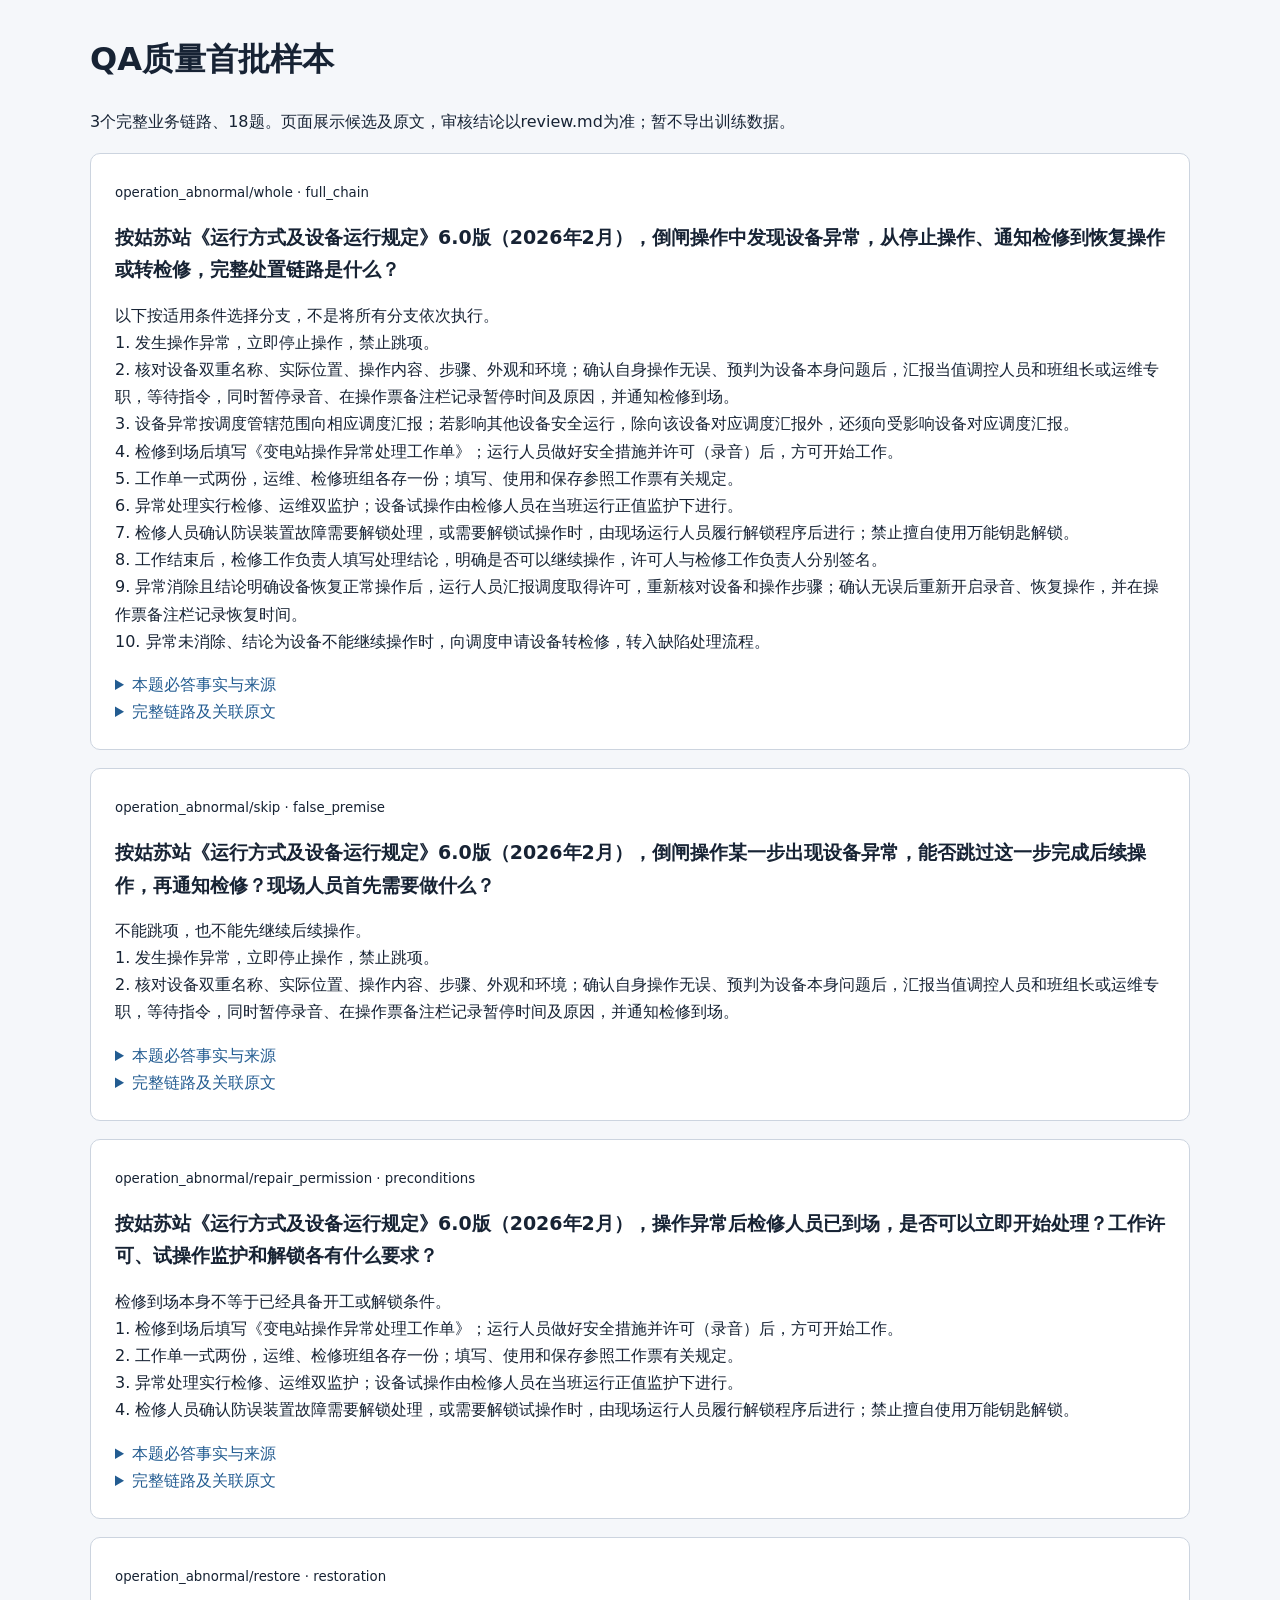
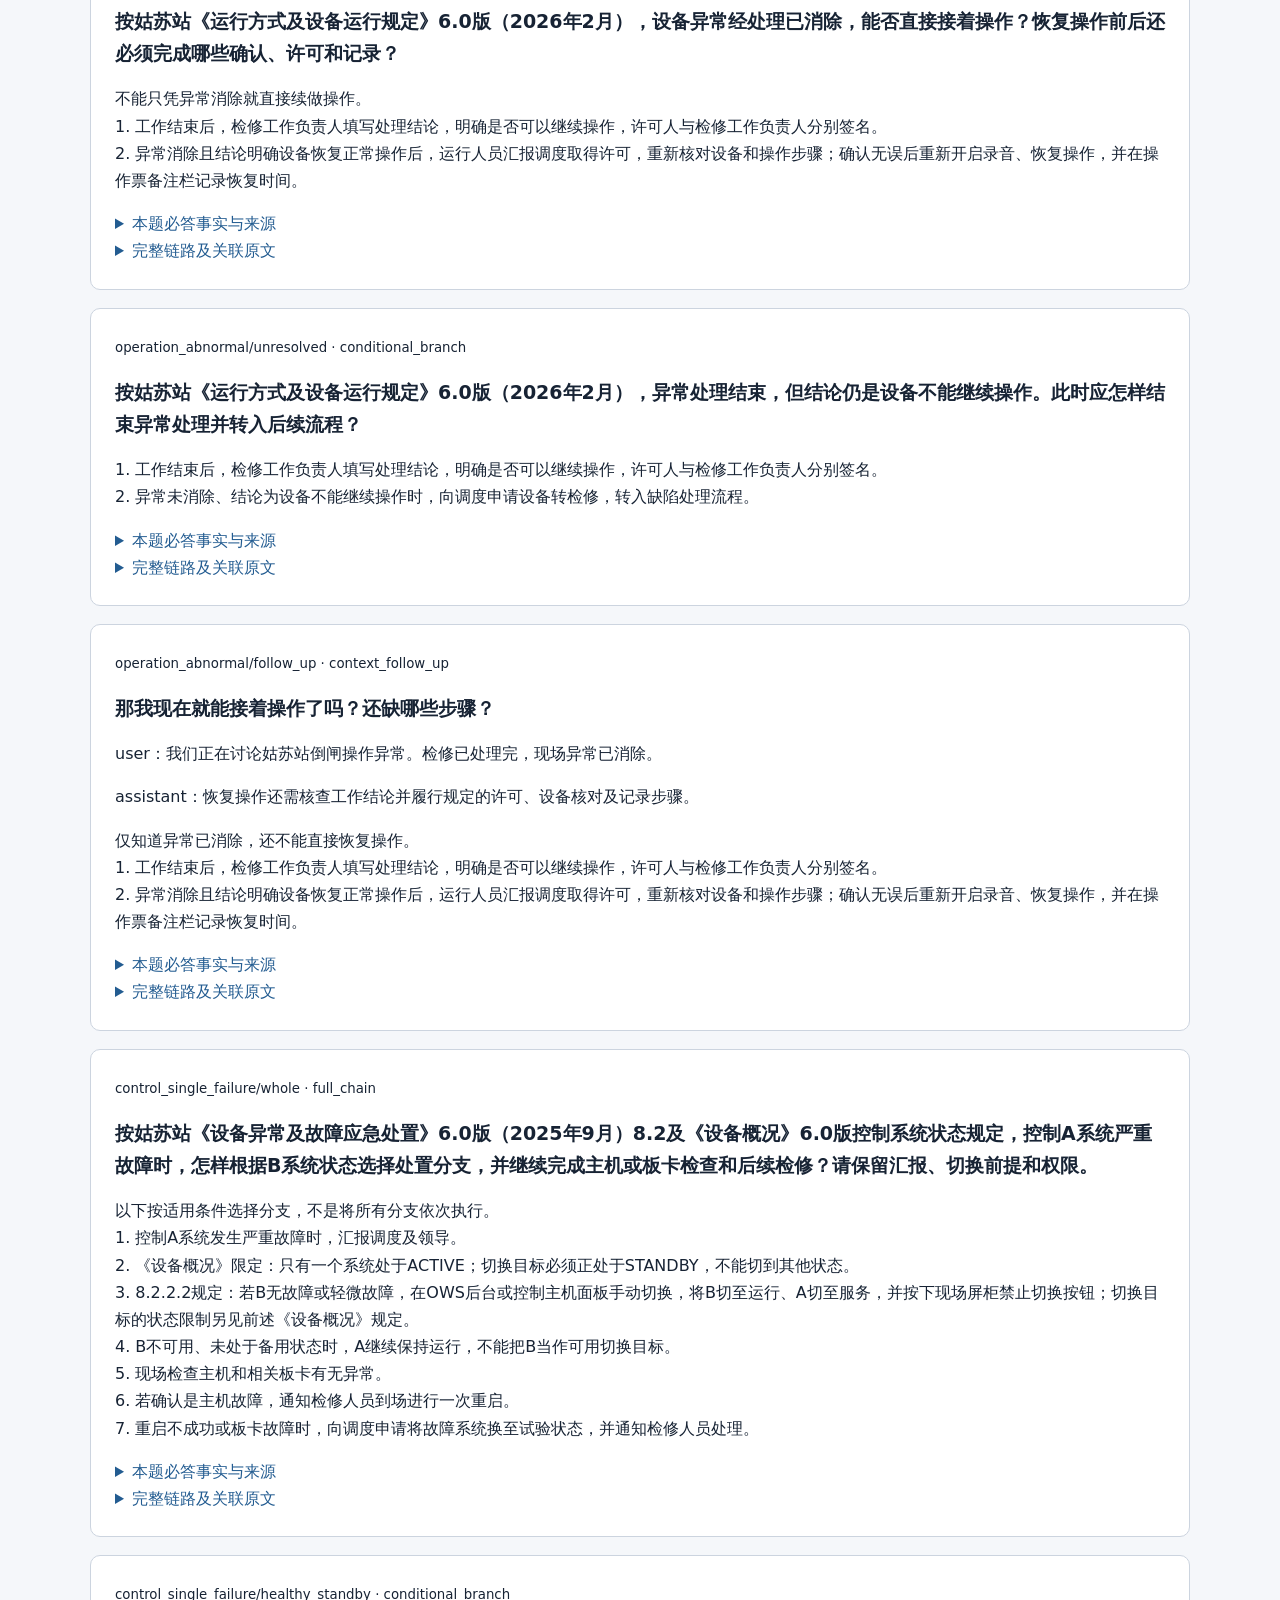
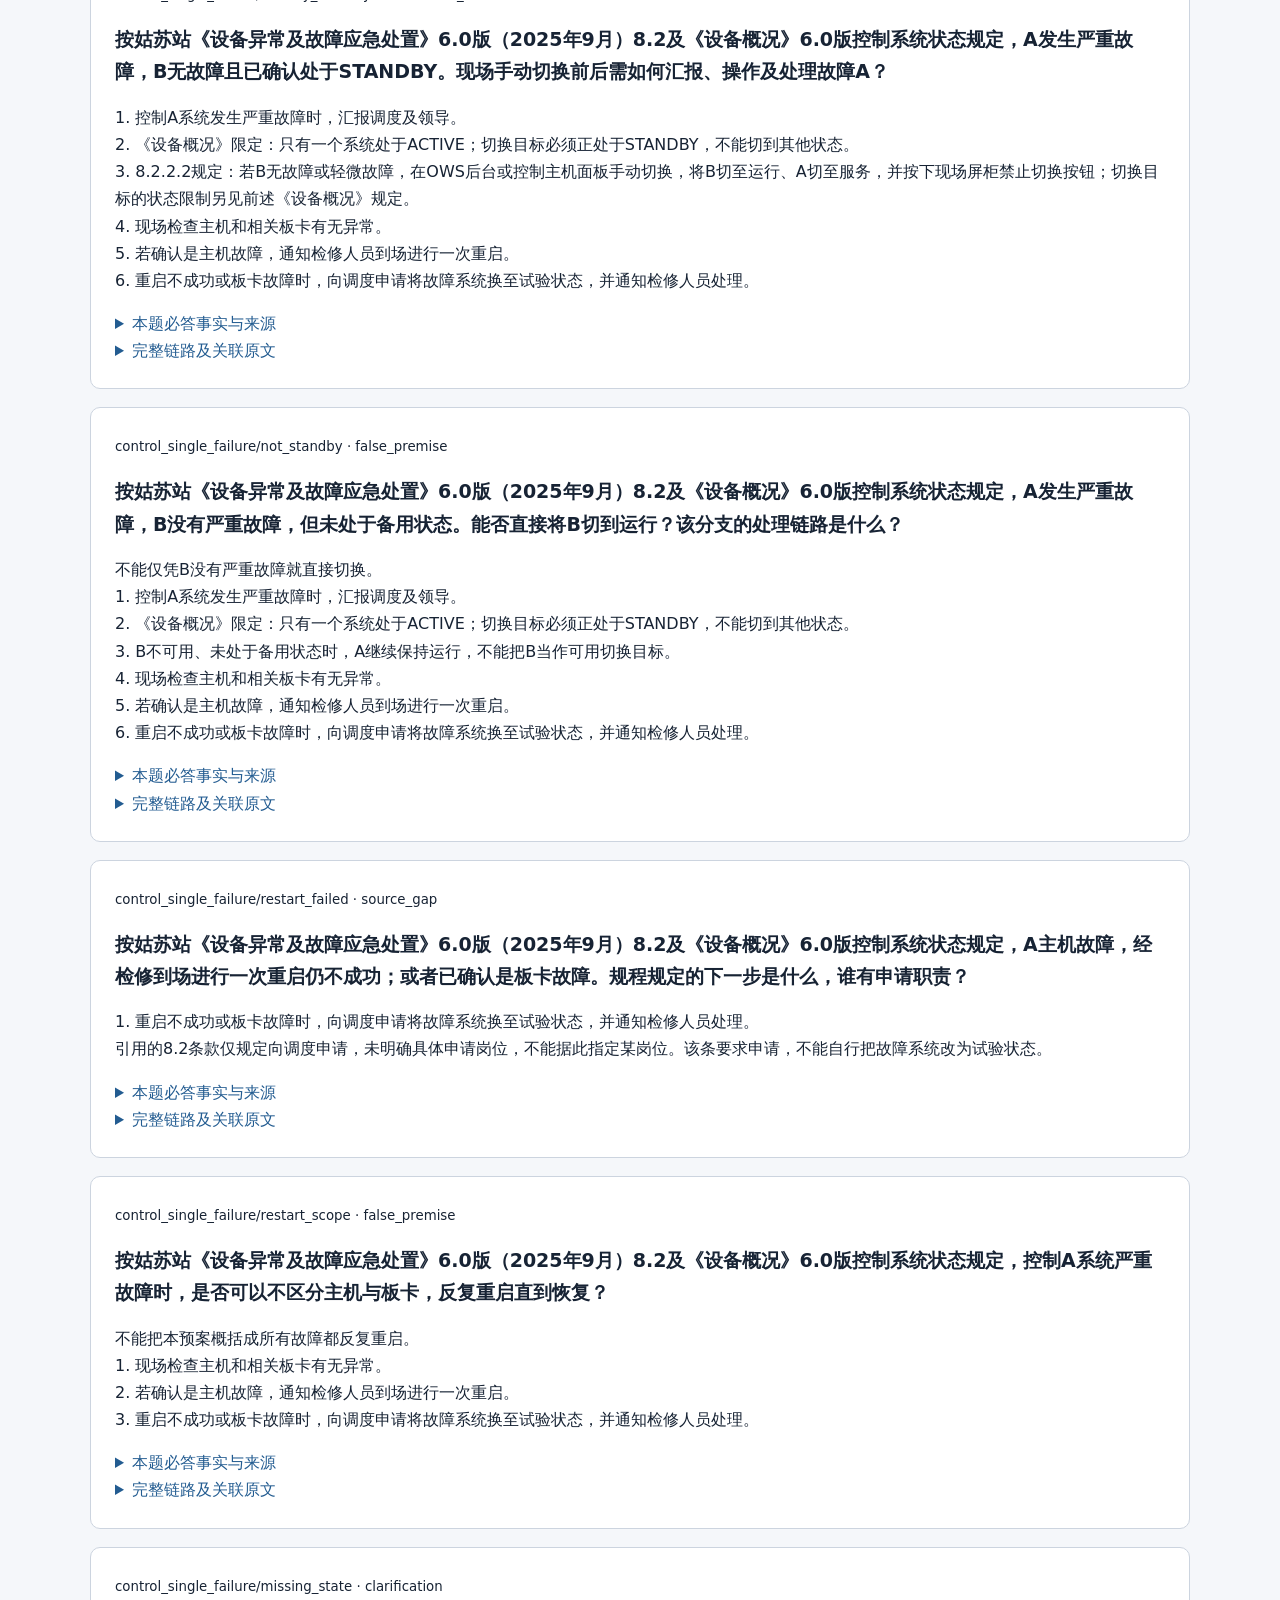
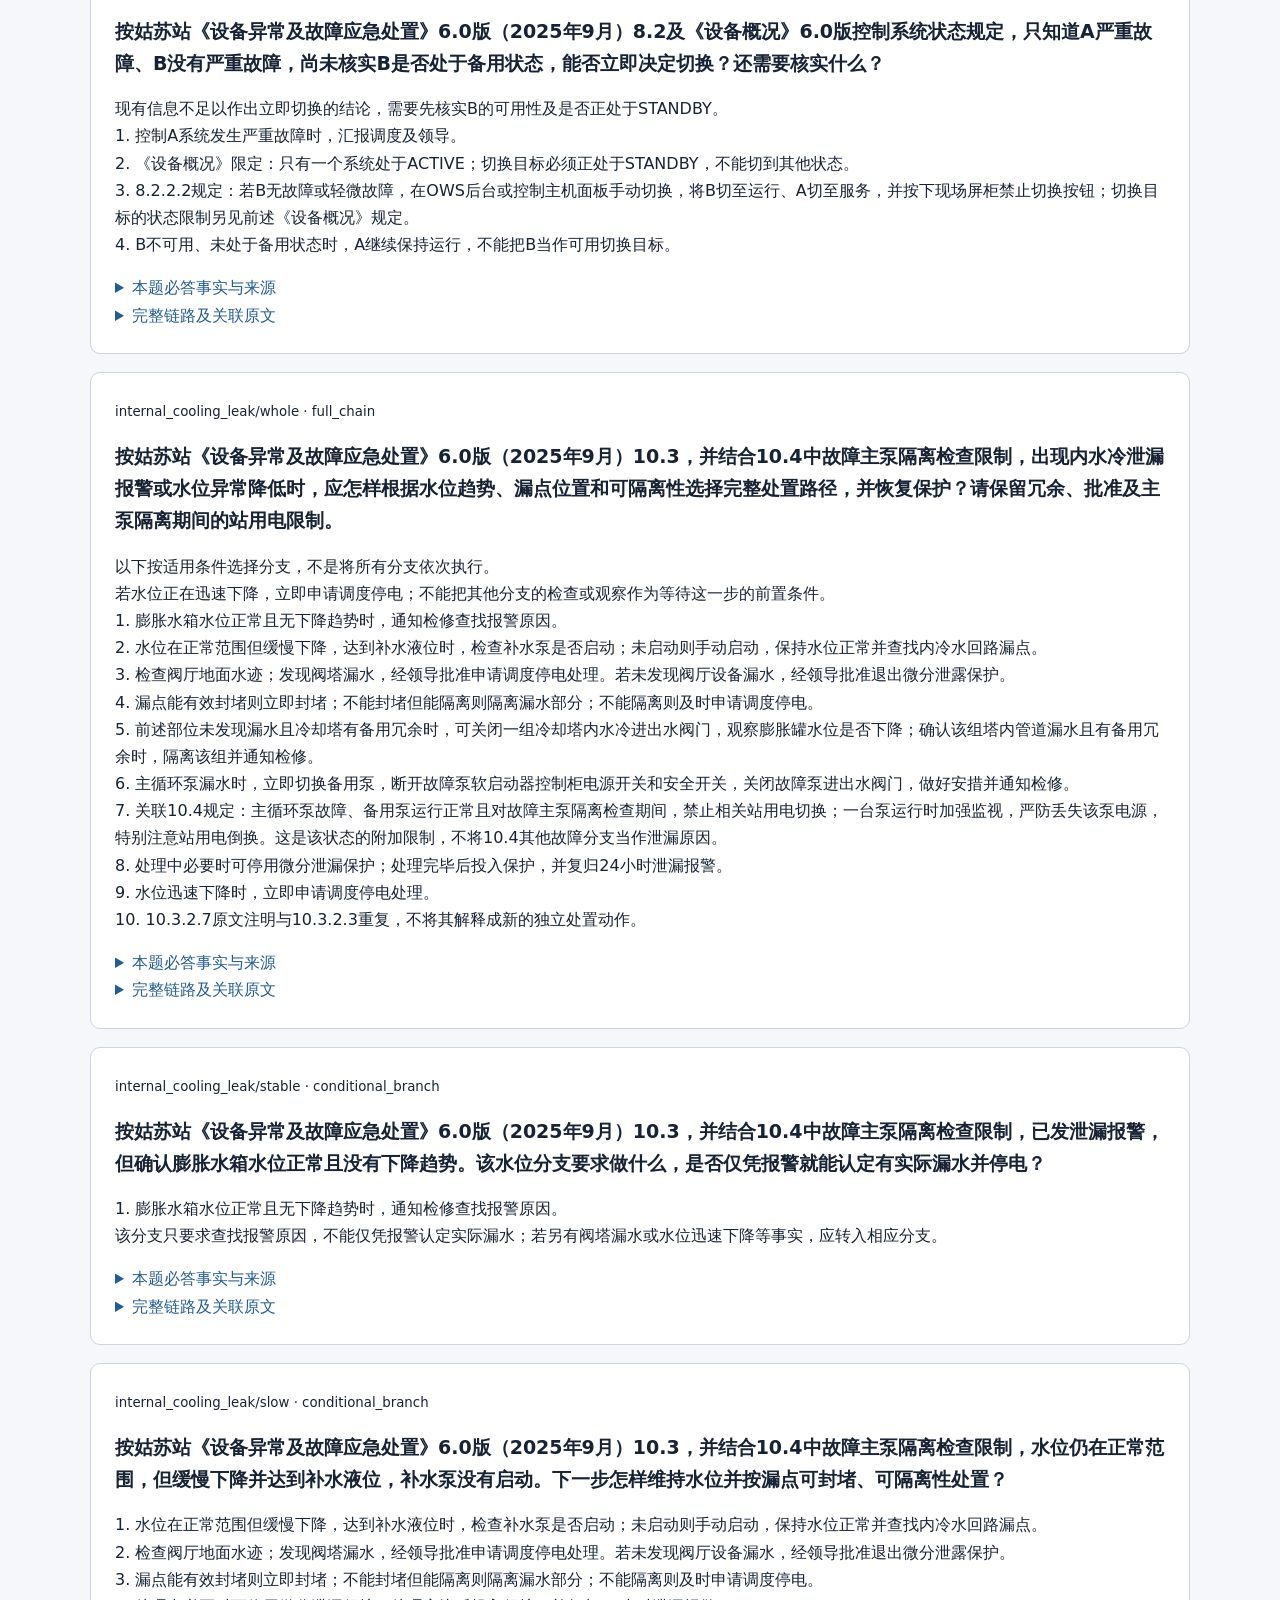
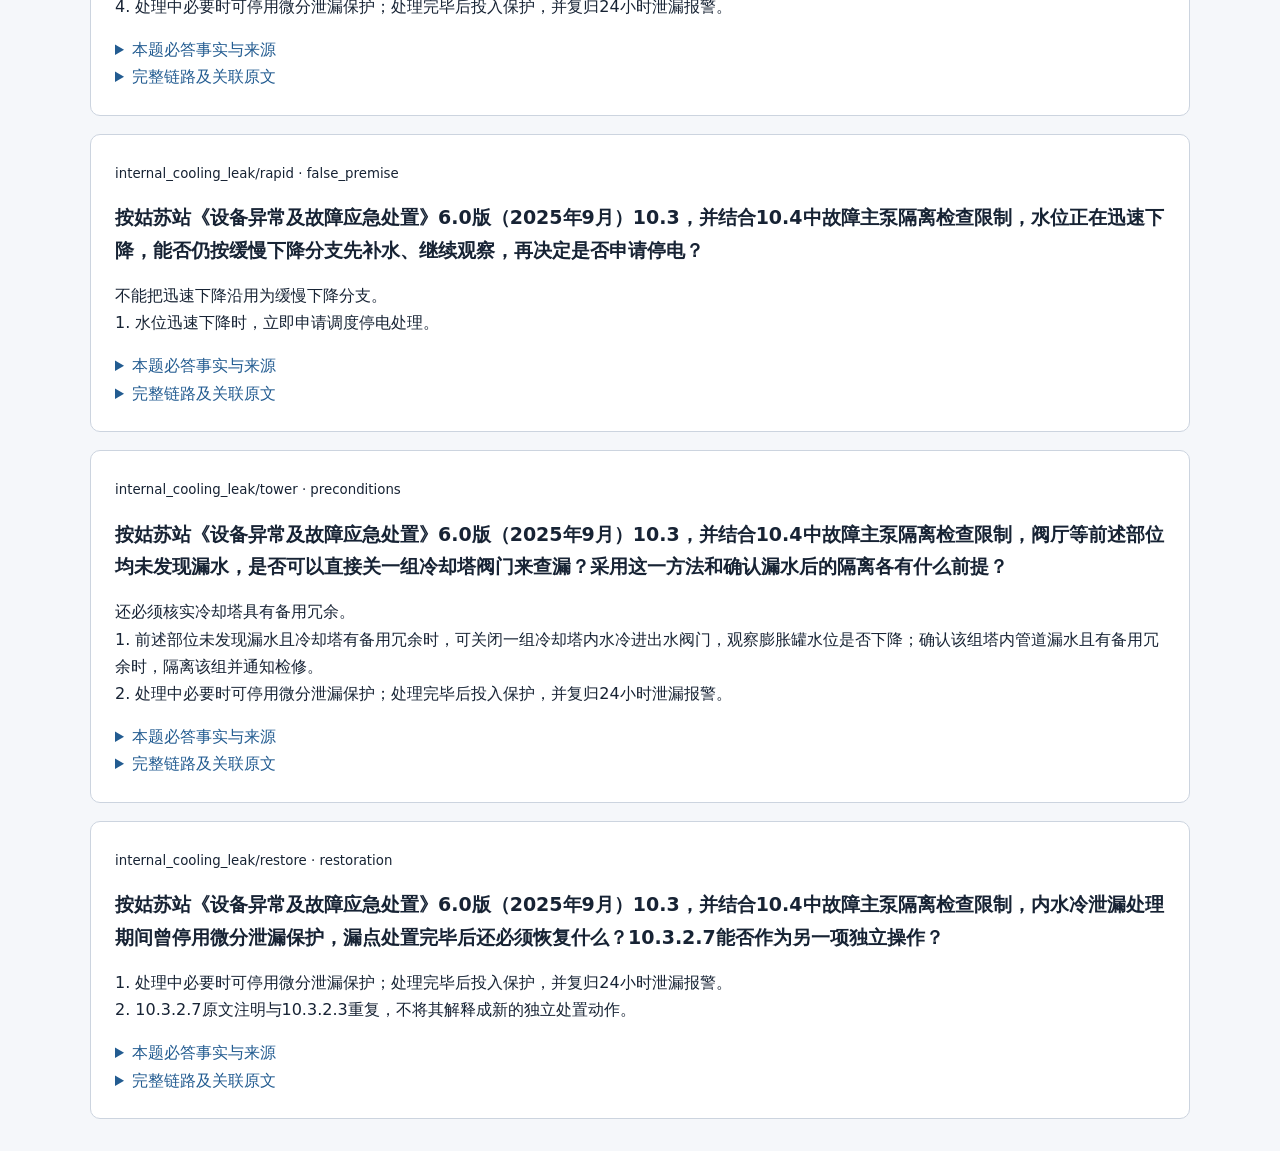
<file: data/qa/batches/20261008/batch01/index.html>
<!doctype html><html lang="zh-CN"><meta charset="utf-8"><title>QA质量样本</title>
<style>body{max-width:1100px;margin:32px auto;padding:0 20px;font:16px/1.7 system-ui;color:#172334;background:#f5f7fa}article{background:white;padding:24px;margin:18px 0;border:1px solid #ccd4df;border-radius:10px}h2{font-size:19px}pre{white-space:pre-wrap;overflow-wrap:anywhere;font:inherit}summary{cursor:pointer;color:#235c91}blockquote{border-left:3px solid #c6d2df;padding-left:14px;color:#465569}</style>
<h1>QA质量首批样本</h1><p>3个完整业务链路、18题。页面展示候选及原文，审核结论以review.md为准；暂不导出训练数据。</p><article><small>operation_abnormal/whole · full_chain</small><h2>按姑苏站《运行方式及设备运行规定》6.0版（2026年2月），倒闸操作中发现设备异常，从停止操作、通知检修到恢复操作或转检修，完整处置链路是什么？</h2><pre>以下按适用条件选择分支，不是将所有分支依次执行。
1. 发生操作异常，立即停止操作，禁止跳项。
2. 核对设备双重名称、实际位置、操作内容、步骤、外观和环境；确认自身操作无误、预判为设备本身问题后，汇报当值调控人员和班组长或运维专职，等待指令，同时暂停录音、在操作票备注栏记录暂停时间及原因，并通知检修到场。
3. 设备异常按调度管辖范围向相应调度汇报；若影响其他设备安全运行，除向该设备对应调度汇报外，还须向受影响设备对应调度汇报。
4. 检修到场后填写《变电站操作异常处理工作单》；运行人员做好安全措施并许可（录音）后，方可开始工作。
5. 工作单一式两份，运维、检修班组各存一份；填写、使用和保存参照工作票有关规定。
6. 异常处理实行检修、运维双监护；设备试操作由检修人员在当班运行正值监护下进行。
7. 检修人员确认防误装置故障需要解锁处理，或需要解锁试操作时，由现场运行人员履行解锁程序后进行；禁止擅自使用万能钥匙解锁。
8. 工作结束后，检修工作负责人填写处理结论，明确是否可以继续操作，许可人与检修工作负责人分别签名。
9. 异常消除且结论明确设备恢复正常操作后，运行人员汇报调度取得许可，重新核对设备和操作步骤；确认无误后重新开启录音、恢复操作，并在操作票备注栏记录恢复时间。
10. 异常未消除、结论为设备不能继续操作时，向调度申请设备转检修，转入缺陷处理流程。</pre><details><summary>本题必答事实与来源</summary><ol><li><b>stop</b> 发生操作异常，立即停止操作，禁止跳项。<blockquote>应立即停止操作，禁止跳项操作</blockquote></li><li><b>check_report</b> 核对设备双重名称、实际位置、操作内容、步骤、外观和环境；确认自身操作无误、预判为设备本身问题后，汇报当值调控人员和班组长或运维专职，等待指令，同时暂停录音、在操作票备注栏记录暂停时间及原因，并通知检修到场。<blockquote>对操作设备双重名称、实际位置、操作内容、操作步骤和设备外观、环境进行核对检查</blockquote></li><li><b>affected_report</b> 设备异常按调度管辖范围向相应调度汇报；若影响其他设备安全运行，除向该设备对应调度汇报外，还须向受影响设备对应调度汇报。<blockquote>若异常情况影响到其它设备安全运行</blockquote></li><li><b>permit</b> 检修到场后填写《变电站操作异常处理工作单》；运行人员做好安全措施并许可（录音）后，方可开始工作。<blockquote>待运行人员做好安全措施并许可（录音）后方可开始工作</blockquote></li><li><b>copies</b> 工作单一式两份，运维、检修班组各存一份；填写、使用和保存参照工作票有关规定。<blockquote>一式两份，运维、检修班组各存一份</blockquote></li><li><b>supervise</b> 异常处理实行检修、运维双监护；设备试操作由检修人员在当班运行正值监护下进行。<blockquote>实行检修、运维双监护</blockquote></li><li><b>unlock</b> 检修人员确认防误装置故障需要解锁处理，或需要解锁试操作时，由现场运行人员履行解锁程序后进行；禁止擅自使用万能钥匙解锁。<blockquote>禁止任何人擅自使用万能钥匙解锁</blockquote></li><li><b>conclusion</b> 工作结束后，检修工作负责人填写处理结论，明确是否可以继续操作，许可人与检修工作负责人分别签名。<blockquote>明确是否可以继续操作的意见，许可人与检修工作负责人分别签名</blockquote></li><li><b>restore</b> 异常消除且结论明确设备恢复正常操作后，运行人员汇报调度取得许可，重新核对设备和操作步骤；确认无误后重新开启录音、恢复操作，并在操作票备注栏记录恢复时间。<blockquote>经处理，异常情况消除</blockquote></li><li><b>unresolved</b> 异常未消除、结论为设备不能继续操作时，向调度申请设备转检修，转入缺陷处理流程。<blockquote>异常暂时无法消除，设备不能继续操作</blockquote></li></ol></details><details><summary>完整链路及关联原文</summary><p><b>d_4b964d3ff677714b/cp20268_20275:0:7</b></p><pre>异常及故障处理</pre><p><b>d_4b964d3ff677714b/cp20276_20373:0:97</b></p><pre>设备出现异常情况，当班值长应严格执行调度异常汇报规定，按照调度管辖设备范围向相应值班调度员汇报，若异常情况影响到其它设备安全运行，除向该设备对应的调度汇报外，还应向受影响设备对应的调度进行汇报。</pre><p><b>d_4b964d3ff677714b/cp20374_20382:0:8</b></p><pre>倒闸操作异常处理</pre><p><b>d_4b964d3ff677714b/cp20383_20567:0:184</b></p><pre>运行人员在倒闸操作过程中，如发生操作异常情况，应立即停止操作，禁止跳项操作，并对操作设备双重名称、实际位置、操作内容、操作步骤和设备外观、环境进行核对检查和简要分析预判，确认自身操作行为无误、预判为设备本身问题后，汇报当值调控人员和班组长或运维专职，现场等待上级指令和处理，同时暂停操作录音，并将暂停操作时间和原因在操作票“备注栏”进行记录。同时通知检修人员到场处理。</pre><p><b>d_4b964d3ff677714b/cp20568_20627:0:59</b></p><pre>检修人员到达现场后，应填写《变电站操作异常处理工作单》（附录X），待运行人员做好安全措施并许可（录音）后方可开始工作。</pre><p><b>d_4b964d3ff677714b/cp20628_20682:0:54</b></p><pre>《变电站操作异常处理工作单》一式两份，运维、检修班组各存一份，其填写、使用、保存参照工作票有关规定进行管理。</pre><p><b>d_4b964d3ff677714b/cp20683_20726:0:43</b></p><pre>异常处理工作期间，实行检修、运维双监护，设备试操作由检修人员在当班运行正值监护下进行。</pre><p><b>d_4b964d3ff677714b/cp20727_20805:0:78</b></p><pre>异常处理工作期间，检修人员确认防误装置故障需要解锁处理或需要进行解锁试操作时，由现场运行人员负责履行解锁操作程序后进行解锁，禁止任何人擅自使用万能钥匙解锁。</pre><p><b>d_4b964d3ff677714b/cp20806_20881:0:75</b></p><pre>异常处理工作结束后，检修工作负责人应在《变电站操作异常处理工作单》中填写异常处理工作结论，明确是否可以继续操作的意见，许可人与检修工作负责人分别签名。</pre><p><b>d_4b964d3ff677714b/cp20882_20996:0:114</b></p><pre>经处理，异常情况消除，结论为“异常已消除，设备恢复正常操作”，运行人员汇报调度得到许可后，运行人员应重新进行设备核对工作，确认操作设备、操作步骤正确无误后，重新开启操作录音，恢复操作，并将恢复操作时间在操作票“备注栏”进行记录。</pre><p><b>d_4b964d3ff677714b/cp20997_21076:0:79</b></p><pre>经处理，异常暂时无法消除，结论为“异常暂时无法消除，设备不能继续操作”，运行人员向调度申请设备转检修处理，异常处理程序随即转为缺陷处理程序，启动缺陷处理流程。</pre><p><b>d_4b964d3ff677714b/cp21077_21083:0:6</b></p><pre>事故处置原则</pre><p><b>d_4b964d3ff677714b/cp21084_21117:0:33</b></p><pre>迅速限制故障发展，消除故障根源，解除对人身、电网和设备安全的威胁。</pre><p><b>d_4b964d3ff677714b/cp21118_21147:0:29</b></p><pre>调整并恢复正常电网运行方式，电网解列后要尽快恢复并列运行。</pre><p><b>d_4b964d3ff677714b/cp21148_21176:0:28</b></p><pre>尽可能保持正常设备的运行和对重要负荷及站用电的正常供电。</pre><p><b>d_4b964d3ff677714b/cp21177_21202:0:25</b></p><pre>尽快恢复对已停电消防、空调、阀冷等系统的设备供电。</pre><p><b>d_4b964d3ff677714b/cp21203_21216:0:13</b></p><pre>国调直调设备异常及故障处理</pre><p><b>d_4b964d3ff677714b/cp21217_21223:0:6</b></p><pre>汇报调度原则</pre><p><b>d_4b964d3ff677714b/cp21224_21327:0:103</b></p><pre>（1）国调直调系统发生故障时，相关厂站应立即向国调汇报故障发生时间，故障后厂站内一次设备状态变化情况，厂站内有无设备运行状态（电压、电流、功率）越限、有无需进行紧急控制的设备，周边天气及其他可直接观测现象；</pre><p><b>d_4b964d3ff677714b/cp21328_21388:0:59</b></p><pre>（2）5分钟内，汇报保护、安控动作情况，汇报线路故障类型、开关跳闸及开关重合闸动作情况，依据相关规程采取相关处理措施；</pre><p><b>d_4b964d3ff677714b/cp21389_21469:0:80</b></p><pre>（3）15分钟内，汇报相关一、二次设备检查基本情况，确认保护、安控装置是否全部正确动作，相关开关合闸电阻配备情况，明确是否需要退出重合闸，确认是否具备试送条件；</pre><p><b>d_4b964d3ff677714b/cp21470_21526:0:56</b></p><pre>注：姑苏站5032、5042开关配置合闸电阻，熟姑5W09线、常苏5W08线线路重合闸停用，故汇报调度时需说明。</pre><p><b>d_4b964d3ff677714b/cp21527_21591:0:64</b></p><pre>（4）30分钟内，汇报站内全部保护动作情况，线路故障测距情况，按国调要求传送事件记录、故障录波图、故障情况报告、现场照片等材料。</pre><p><b>d_4b964d3ff677714b/cp21592_21612:0:20</b></p><pre>以下情况厂站运行值班人员应及时汇报国调：</pre><p><b>d_4b964d3ff677714b/cp21613_21639:0:26</b></p><pre>（1）调度管辖设备范围内发生设备事故和人身伤亡事故；</pre><p><b>d_4b964d3ff677714b/cp21640_21656:0:16</b></p><pre>（2）调度管辖设备发生故障停运；</pre><p><b>d_4b964d3ff677714b/cp21657_21676:0:19</b></p><pre>（3）调度管辖设备发生异常需停电处理；</pre><p><b>d_4b964d3ff677714b/cp21677_21718:0:41</b></p><pre>（4）对设备运行造成重大影响的自然灾害：水灾、火灾、风灾、地震、冰冻及外力破坏等；</pre><p><b>d_4b964d3ff677714b/cp21719_21755:0:36</b></p><pre>（5）调度管辖设备运行过程中出现严重或危急缺陷，对系统运行构成潜在威胁；</pre><p><b>d_4b964d3ff677714b/cp21756_21791:0:35</b></p><pre>（6）调度管辖设备出现过负荷或超过热稳定限额、断面潮流限额等运行情况；</pre><p><b>d_4b964d3ff677714b/cp21792_21809:0:17</b></p><pre>（7）出现母线电压、频率越限情况；</pre><p><b>d_4b964d3ff677714b/cp21810_21847:0:37</b></p><pre>（8）调度管辖设备在运行过程中失去备用，影响系统运行可靠性，需要及时处理；</pre><p><b>d_4b964d3ff677714b/cp21848_21862:0:14</b></p><pre>（9）只有一路站用电源运行；</pre><p><b>d_4b964d3ff677714b/cp21863_21882:0:19</b></p><pre>（10）调度管辖设备有关通信系统故障；</pre><p><b>d_4b964d3ff677714b/cp21883_21911:0:28</b></p><pre>（11）出现其它影响调度管辖范围设备安全运行的异常情况；</pre><p><b>d_4b964d3ff677714b/cp21912_21937:0:25</b></p><pre>（12）出现其它需改变调度管辖设备运行状态的情况。</pre><p><b>d_4b964d3ff677714b/cp21938_21993:0:55</b></p><pre>为防止故障范围扩大，厂站运行人员可不待国调指令自行进行以下应急操作，但事后应立即向相关调控机构值班调度员汇报：</pre><p><b>d_4b964d3ff677714b/cp21994_22015:0:21</b></p><pre>（1）将对人身和设备安全有威胁的设备停电；</pre><p><b>d_4b964d3ff677714b/cp22016_22042:0:26</b></p><pre>（2）确保安全的前提下，将故障停运已损坏的设备隔离；</pre><p><b>d_4b964d3ff677714b/cp22043_22066:0:23</b></p><pre>（3）当厂站用电部分或全部停电时，恢复其电源；</pre><p><b>d_4b964d3ff677714b/cp22067_22091:0:24</b></p><pre>（4）厂站规程中规定可以不待调度指令自行处理者。</pre><p><b>d_4b964d3ff677714b/cp22092_22113:0:21</b></p><pre>国调直调或许可设备临停电后恢复送电处理流程</pre><p><b>d_4b964d3ff677714b/cp22114_22274:0:160</b></p><pre>国调直调或许可设备完成临停消缺并具备恢复运行条件后，厂站需要向国调提交包含“五要素+双确认”的事故分析报告及恢复运行申请书面材料。事故分析报告“五要素”：故障异常原因、现场处置情况、缺陷是否彻底消除、是否家族性缺陷、后续整改措施；恢复运行申请“双确认”：厂站确认设备是否恢复运行条件、设备主人对设备能否恢复给出确认意见。</pre><p><b>d_4b964d3ff677714b/cp22275_22290:0:15</b></p><pre>换流站控制保护告警应急处置原则</pre><p><b>d_4b964d3ff677714b/cp22291_22442:0:151</b></p><pre>涉及跳闸的控制和保护按照动作速度可分为快速类和慢速类，其中快速类主要为差动、过流过压类保护等，其动作时间为毫秒级或秒级，动作延时较短；慢速类主要为换流变饱和、直流滤波器高压电容器接地等，动作时间较长，现场可通过采取切换系统、运行方式转换、降低功率等应急处置措施，在保证设备安全的前提下尽可能避免直流闭锁</pre><p><b>d_4b964d3ff677714b/cp22443_22455:0:12</b></p><pre>单套动作或告警处置原则：</pre><p><b>d_4b964d3ff677714b/cp22456_22548:0:92</b></p><pre>（1）通过软件Hibug或故障录波对比三套保护中的电压、电流等参数信息，比较其变化量是否一致，分析是否为保护装置故障或测量异常，只有该测点电压、电流等参数异常时，可判断为测量设备故障。</pre><p><b>d_4b964d3ff677714b/cp22549_22584:0:35</b></p><pre>（2）若为单套装置故障或测量异常，向国调申请退出该套装置开展故障处理。</pre><p><b>d_4b964d3ff677714b/cp22585_22706:0:121</b></p><pre>（3）若其他两套保护电压、电流等参数也存在同样变化趋势（但未达到告警或动作定值），则符合直流测量设备公共部分故障特征；若其他测点电压、电流量也存在相应变化，则可能为一次设备发生故障，上述故障无法在线处理时，可申请停运直流，进一步分析故障原因。</pre><p><b>d_4b964d3ff677714b/cp22707_22721:0:14</b></p><pre>慢速类保护正确动作处置原则：</pre><p><b>d_4b964d3ff677714b/cp22722_22737:0:15</b></p><pre>（1）直流滤波器电容器接地保护</pre><p><b>d_4b964d3ff677714b/cp22738_22795:0:57</b></p><pre>姑苏站直流滤波器高压电容器接地保护I段动作后，I段延时7200s（2h）跳闸，此时运行人员应采取如下应急处置措施：</pre><p><b>d_4b964d3ff677714b/cp22796_22917:0:121</b></p><pre>a）该极仅高端LCC半压运行且直流滤波器首端电流小于刀闸断弧定值（340A）时，若该直流滤波器非两站该极唯一直流滤波器且切除后不会导致直流闭锁，则申请手动切除该组直流滤波器；若为两站该极唯一直流滤波器或切除后会导致极闭锁，则申请停运该极处理。</pre><p><b>d_4b964d3ff677714b/cp22918_22964:0:46</b></p><pre>b）该极仅高端LCC半压运行且若首端电流大于刀闸断弧定值（340A）时，应申请停运该极处理；</pre><p><b>d_4b964d3ff677714b/cp22965_23047:0:82</b></p><pre>注：双阀组全压运行时，由于不平衡电流很小，而VSC会往故障点反向馈入电流，导致尾端穿越电流很大，接地保护动作判据不满足，保护不动作，此时靠直流滤波器差动保护来动作。</pre><p><b>d_4b964d3ff677714b/cp23048_23058:0:10</b></p><pre>（2）换流变饱和保护</pre><p><b>d_4b964d3ff677714b/cp23059_23107:0:48</b></p><pre>换流变饱和保护告警后，应重点关注换流变分接头档位、换流阀触发脉冲等参数，并采用如下应急处置措施：</pre><p><b>d_4b964d3ff677714b/cp23108_23187:0:79</b></p><pre>a）双极平衡运行时，若分接开关档位不一致则同步分接开关档位，必要时将分接开关打至手动，并调节分接开关同步；检查故障录波后若发现触发脉冲不对称，则切换控制系统；</pre><p><b>d_4b964d3ff677714b/cp23188_23223:0:35</b></p><pre>b）双极不平衡运行时，应立即申请极平衡或调整直流功率，降低接地极电流；</pre><p><b>d_4b964d3ff677714b/cp23224_23314:0:90</b></p><pre>c）单极大地回线方式运行时，应申请转换为金属回线运行, 若不具备条件则申请降低直流功率，并密切监视换流变网侧中性点电流；若降至最小功率运行后，饱和保护告警仍未复归，可停运直流处理。</pre><p><b>d_4b964d3ff677714b/cp23315_23324:0:9</b></p><pre>（3）换相失败保护</pre><p><b>d_4b964d3ff677714b/cp23325_23387:0:62</b></p><pre>a）对于主用控制系统交流电压测量畸变引起的换相失败，应及时切换控制系统，检查电压互感器相应二次回路以及主用控制系统测量板卡；</pre><p><b>d_4b964d3ff677714b/cp23388_23430:0:42</b></p><pre>b）对于换流阀触发异常引起的换相失败，应及时切换控制系统，检查触发回路板卡、光纤等。</pre><p><b>d_4b964d3ff677714b/cp23431_23440:0:9</b></p><pre>（4）电压应力保护</pre><p><b>d_4b964d3ff677714b/cp23441_23522:0:81</b></p><pre>a）对于交流电压测量异常引起的保护告警，检查冗余控制保护系统网侧电压是否一致，不一致时应及时切换并保持电压测量正常的控制系统运行，检查电压互感器相应二次回路情况；</pre><p><b>d_4b964d3ff677714b/cp23523_23606:0:83</b></p><pre>b）对于换流变分接开关引起的保护告警，检查该极换流变分接开关档位是否一致，若分接开关档位就地显示一致，仅软件中档位数值跳变，应及时切换控制系统，检查分接开关信号回路；</pre><p><b>d_4b964d3ff677714b/cp23607_23678:0:71</b></p><pre>c）若出现分接开关频繁升降，应将分接开关切至手动控制方式，将分接开关调节至频繁升降过程中的最低档位，并将该极、阀组换流变分接开关档位调至一致。</pre><p><b>d_4b964d3ff677714b/cp23679_23690:0:11</b></p><pre>（5）换流变过励磁保护</pre><p><b>d_4b964d3ff677714b/cp23691_23722:0:31</b></p><pre>过励磁保护告警后，应立即汇报调度，建议调整交流系统电压或频率。</pre><p><b>d_4b964d3ff677714b/cp23723_23732:0:9</b></p><pre>（6）阀冷温度保护</pre><p><b>d_4b964d3ff677714b/cp23733_23787:0:54</b></p><pre>a）通过控制面板检查各温度传感器测量值是否一致，判断 温度传感器是否故障，若故障，应及时退出故障温度传感器；</pre><p><b>d_4b964d3ff677714b/cp23788_23875:0:87</b></p><pre>b）若温度传感器均正常，检查喷淋泵、冷却塔阀门、冷却塔风扇或外风冷风扇是否运行正常，如有异常及时采取切换喷淋泵、投入冗余冷却能力、平衡水池加冰等措施，必要时申请降低直流功率。</pre><p><b>d_4b964d3ff677714b/cp23876_23892:0:16</b></p><pre>华东分中心管辖设备故障或异常处理</pre><p><b>d_4b964d3ff677714b/cp23893_23897:0:4</b></p><pre>汇报原则</pre><p><b>d_4b964d3ff677714b/cp23898_23906:0:8</b></p><pre>（1）5分钟内：</pre><p><b>d_4b964d3ff677714b/cp23907_23973:0:66</b></p><pre>一次设备发生故障或异常时：故障发生时间；发生故障的具体设备及其故障后的状态；相关设备潮流变化情况、有无设备越限或过载；现场天气情况；</pre><p><b>d_4b964d3ff677714b/cp23974_24036:0:62</b></p><pre>二次设备（包括继电保护、安全控制装置及相关通道）异常或告警时：发生异常或告警二次设备名称；发生告警二次设备告警信号是否复归。</pre><p><b>d_4b964d3ff677714b/cp24037_24148:0:111</b></p><pre>（2）15分钟内：二次设备的动作详细情况，包括主保护、后备保护、安控装置动作情况，故障录波器是否启动，故障相位，线路故障测距，二次设备复归情况等；一次设备现场外观检查情况，现场是否有人工作，站用电、厂用电安全是否受到威胁。</pre><p><b>d_4b964d3ff677714b/cp24149_24162:0:13</b></p><pre>异常及故障处理基本操作要求</pre><p><b>d_4b964d3ff677714b/cp24163_24205:0:42</b></p><pre>现场运行人员接到华东华东分中心操作命令后立即进行操作，不得延误，具体要求如下表所示：</pre><p><b>d_4b964d3ff677714b/cp24206_24229:0:22</b></p><pre>表 5.71  异常及故障处理基本操作时要求</pre><p><b>d_4b964d3ff677714b/cp24230_24234:0:4</b></p><pre>操作类型</pre><p><b>d_4b964d3ff677714b/cp24235_24250:0:15</b></p><pre>接令到汇报执行完毕时间间隔要求</pre><p><b>d_4b964d3ff677714b/cp24252_24263:0:11</b></p><pre>XX开关从热备用改运行</pre><p><b>d_4b964d3ff677714b/cp24264_24267:0:3</b></p><pre>5分钟</pre><p><b>d_4b964d3ff677714b/cp24269_24285:0:16</b></p><pre>XX开关从运行（热备用）改冷备用</pre><p><b>d_4b964d3ff677714b/cp24286_24290:0:4</b></p><pre>10分钟</pre><p><b>d_4b964d3ff677714b/cp24292_24310:0:18</b></p><pre>停用XX保护（XX保护从跳闸改信号）</pre><p><b>d_4b964d3ff677714b/cp24311_24315:0:4</b></p><pre>10分钟</pre><p><b>d_4b964d3ff677714b/cp24317_24333:0:16</b></p><pre>注：表中逆向操作时间间隔要求不变</pre><p><b>d_4b964d3ff677714b/cp24335_24346:0:11</b></p><pre>设备故障跳闸后试送原则</pre><p><b>d_4b964d3ff677714b/cp24347_24405:0:58</b></p><pre>交流母线、线路及变压器等设备故障跳闸后，运行人员应立即收集故障相关信息并汇报值班调度员，试送应按值班调度员指令执行。</pre><p><b>d_4b964d3ff677714b/cp24406_24429:0:23</b></p><pre>试送设备及相应开关必须完好且有完备的继电保护。</pre><p><b>d_4b964d3ff677714b/cp24430_24439:0:9</b></p><pre>母线试送前应考虑：</pre><p><b>d_4b964d3ff677714b/cp24440_24526:0:86</b></p><pre>（1）母线跳闸后，找到故障点并能迅速隔离的，在隔离故障点后可恢复该母线运行；找到故障点但不能隔离的，应将该母线转检修；确认母线故障但找不到故障点的，一般不得对停电母线试送；</pre><p><b>d_4b964d3ff677714b/cp24527_24568:0:41</b></p><pre>（2）对停电母线进行试送时，应优先采用外来电源，有条件者可对故障母线进行零起升压。</pre><p><b>d_4b964d3ff677714b/cp24569_24578:0:9</b></p><pre>线路试送前应考虑：</pre><p><b>d_4b964d3ff677714b/cp24579_24802:0:223</b></p><pre>（1）带合闸电阻开关重要线路单相重合闸不成功跳三相后，线路试送原则上1次，应不超过2次，每次试送时间距上次分闸时间间隔不小于30分钟；若第2次试送不成功或成功后3小时内线路再次跳闸，则故障消除前禁止再次试送，故障消除且分闸3小时后方可恢复送电。若开关不带合闸电阻，则试送时间距上次分闸时间间隔不小于15分钟，若试送不成功，则再次合闸的时间间隔必须大于15分钟（《华东电力调度分中心管辖的500kV及以上线路故障跳闸后试送时间间隔调度运行规定》）；</pre><p><b>d_4b964d3ff677714b/cp24803_24906:0:103</b></p><pre>（2）因线路连续故障导致同一带合闸电阻开关40分钟内合闸或重合闸达到3次，原则上需退出相关开关重合闸，3小时后方可重新投入（《国网设备部关于印发线路频繁故障时带合闸电阻断路器运维处置措施（试行）的通知》）；</pre><p><b>d_4b964d3ff677714b/cp24907_24950:0:43</b></p><pre>（3）线路故障跳闸后，若开关的故障切除次数已达到规定次数，应不允许使用该开关进行试送。</pre><p><b>d_4b964d3ff677714b/cp24951_24961:0:10</b></p><pre>变压器试送前应考虑：</pre><p><b>d_4b964d3ff677714b/cp24962_25000:0:38</b></p><pre>（1）励磁涌流引起变压器保护动作，可试送一次，应经运维单位分管生产领导同意；</pre><p><b>d_4b964d3ff677714b/cp25001_25044:0:43</b></p><pre>（2）变压器电气量保护或非电气量保护动作跳闸，原则上不得试送电，应查明原因并消除故障；</pre><p><b>d_4b964d3ff677714b/cp25045_25088:0:43</b></p><pre>（3）变压器后备过流保护动作跳闸，查明保护动作原因，找到故障并有效隔离后，可试送一次。</pre><p><b>d_4b964d3ff677714b/cp25089_25102:0:13</b></p><pre>故障跳闸事件工作汇报及记录</pre><p><b>d_4b964d3ff677714b/cp25103_25127:0:24</b></p><pre>姑苏站发生下列事件时，值班人员应立即向调度汇报：</pre><p><b>d_4b964d3ff677714b/cp25128_25167:0:39</b></p><pre>（1）单、双极（单元、阀组）强迫停运、被迫降压或降功率运行；变压器强迫停运等；</pre><p><b>d_4b964d3ff677714b/cp25168_25180:0:12</b></p><pre>（2）调度管辖设备跳闸；</pre><p><b>d_4b964d3ff677714b/cp25181_25196:0:15</b></p><pre>（3）调度管辖设备的危急缺陷；</pre><p><b>d_4b964d3ff677714b/cp25197_25230:0:33</b></p><pre>（4）自然灾害、恶劣天气或危及调度管辖设备安全稳定运行的其它情况；</pre><p><b>d_4b964d3ff677714b/cp25231_25272:0:41</b></p><pre>（5）直流系统启停、线路、母线等主系统、主设备停送电等大型操作因故中断或操作完成。</pre><p><b>d_4b964d3ff677714b/cp25273_25442:0:169</b></p><pre>发生上述事件后，运维值班负责人应在汇报调度后，立即通过微信或电话汇报本站站长和运维班班长，通过短信平台向生产管控中心、特高压中心领导和专职汇报，同时通过录音电话汇报省调、直流技术中心并确认生产管控中心已收到。对于国调和网调调度管辖的设备，发生上述异常时，应同时在省调电网异常协调平台上进行信息填报，填报内容应与上级调度汇报的内容保持一致。</pre><p><b>d_4b964d3ff677714b/cp25443_25555:0:112</b></p><pre>故障跳闸处置结束后一个工作日内，应尽快完成故障处置工作记录前三部分（故障概况、处置记录、支撑系统问题），并报设备部。工作记录应按时序全面记录故障跳闸处置期间所有行为，包括具体时刻、动作行为及其联系对象、汇报内容、检查结果等。</pre></details></article><article><small>operation_abnormal/skip · false_premise</small><h2>按姑苏站《运行方式及设备运行规定》6.0版（2026年2月），倒闸操作某一步出现设备异常，能否跳过这一步完成后续操作，再通知检修？现场人员首先需要做什么？</h2><pre>不能跳项，也不能先继续后续操作。
1. 发生操作异常，立即停止操作，禁止跳项。
2. 核对设备双重名称、实际位置、操作内容、步骤、外观和环境；确认自身操作无误、预判为设备本身问题后，汇报当值调控人员和班组长或运维专职，等待指令，同时暂停录音、在操作票备注栏记录暂停时间及原因，并通知检修到场。</pre><details><summary>本题必答事实与来源</summary><ol><li><b>stop</b> 发生操作异常，立即停止操作，禁止跳项。<blockquote>应立即停止操作，禁止跳项操作</blockquote></li><li><b>check_report</b> 核对设备双重名称、实际位置、操作内容、步骤、外观和环境；确认自身操作无误、预判为设备本身问题后，汇报当值调控人员和班组长或运维专职，等待指令，同时暂停录音、在操作票备注栏记录暂停时间及原因，并通知检修到场。<blockquote>对操作设备双重名称、实际位置、操作内容、操作步骤和设备外观、环境进行核对检查</blockquote></li></ol></details><details><summary>完整链路及关联原文</summary><p><b>d_4b964d3ff677714b/cp20268_20275:0:7</b></p><pre>异常及故障处理</pre><p><b>d_4b964d3ff677714b/cp20276_20373:0:97</b></p><pre>设备出现异常情况，当班值长应严格执行调度异常汇报规定，按照调度管辖设备范围向相应值班调度员汇报，若异常情况影响到其它设备安全运行，除向该设备对应的调度汇报外，还应向受影响设备对应的调度进行汇报。</pre><p><b>d_4b964d3ff677714b/cp20374_20382:0:8</b></p><pre>倒闸操作异常处理</pre><p><b>d_4b964d3ff677714b/cp20383_20567:0:184</b></p><pre>运行人员在倒闸操作过程中，如发生操作异常情况，应立即停止操作，禁止跳项操作，并对操作设备双重名称、实际位置、操作内容、操作步骤和设备外观、环境进行核对检查和简要分析预判，确认自身操作行为无误、预判为设备本身问题后，汇报当值调控人员和班组长或运维专职，现场等待上级指令和处理，同时暂停操作录音，并将暂停操作时间和原因在操作票“备注栏”进行记录。同时通知检修人员到场处理。</pre><p><b>d_4b964d3ff677714b/cp20568_20627:0:59</b></p><pre>检修人员到达现场后，应填写《变电站操作异常处理工作单》（附录X），待运行人员做好安全措施并许可（录音）后方可开始工作。</pre><p><b>d_4b964d3ff677714b/cp20628_20682:0:54</b></p><pre>《变电站操作异常处理工作单》一式两份，运维、检修班组各存一份，其填写、使用、保存参照工作票有关规定进行管理。</pre><p><b>d_4b964d3ff677714b/cp20683_20726:0:43</b></p><pre>异常处理工作期间，实行检修、运维双监护，设备试操作由检修人员在当班运行正值监护下进行。</pre><p><b>d_4b964d3ff677714b/cp20727_20805:0:78</b></p><pre>异常处理工作期间，检修人员确认防误装置故障需要解锁处理或需要进行解锁试操作时，由现场运行人员负责履行解锁操作程序后进行解锁，禁止任何人擅自使用万能钥匙解锁。</pre><p><b>d_4b964d3ff677714b/cp20806_20881:0:75</b></p><pre>异常处理工作结束后，检修工作负责人应在《变电站操作异常处理工作单》中填写异常处理工作结论，明确是否可以继续操作的意见，许可人与检修工作负责人分别签名。</pre><p><b>d_4b964d3ff677714b/cp20882_20996:0:114</b></p><pre>经处理，异常情况消除，结论为“异常已消除，设备恢复正常操作”，运行人员汇报调度得到许可后，运行人员应重新进行设备核对工作，确认操作设备、操作步骤正确无误后，重新开启操作录音，恢复操作，并将恢复操作时间在操作票“备注栏”进行记录。</pre><p><b>d_4b964d3ff677714b/cp20997_21076:0:79</b></p><pre>经处理，异常暂时无法消除，结论为“异常暂时无法消除，设备不能继续操作”，运行人员向调度申请设备转检修处理，异常处理程序随即转为缺陷处理程序，启动缺陷处理流程。</pre><p><b>d_4b964d3ff677714b/cp21077_21083:0:6</b></p><pre>事故处置原则</pre><p><b>d_4b964d3ff677714b/cp21084_21117:0:33</b></p><pre>迅速限制故障发展，消除故障根源，解除对人身、电网和设备安全的威胁。</pre><p><b>d_4b964d3ff677714b/cp21118_21147:0:29</b></p><pre>调整并恢复正常电网运行方式，电网解列后要尽快恢复并列运行。</pre><p><b>d_4b964d3ff677714b/cp21148_21176:0:28</b></p><pre>尽可能保持正常设备的运行和对重要负荷及站用电的正常供电。</pre><p><b>d_4b964d3ff677714b/cp21177_21202:0:25</b></p><pre>尽快恢复对已停电消防、空调、阀冷等系统的设备供电。</pre><p><b>d_4b964d3ff677714b/cp21203_21216:0:13</b></p><pre>国调直调设备异常及故障处理</pre><p><b>d_4b964d3ff677714b/cp21217_21223:0:6</b></p><pre>汇报调度原则</pre><p><b>d_4b964d3ff677714b/cp21224_21327:0:103</b></p><pre>（1）国调直调系统发生故障时，相关厂站应立即向国调汇报故障发生时间，故障后厂站内一次设备状态变化情况，厂站内有无设备运行状态（电压、电流、功率）越限、有无需进行紧急控制的设备，周边天气及其他可直接观测现象；</pre><p><b>d_4b964d3ff677714b/cp21328_21388:0:59</b></p><pre>（2）5分钟内，汇报保护、安控动作情况，汇报线路故障类型、开关跳闸及开关重合闸动作情况，依据相关规程采取相关处理措施；</pre><p><b>d_4b964d3ff677714b/cp21389_21469:0:80</b></p><pre>（3）15分钟内，汇报相关一、二次设备检查基本情况，确认保护、安控装置是否全部正确动作，相关开关合闸电阻配备情况，明确是否需要退出重合闸，确认是否具备试送条件；</pre><p><b>d_4b964d3ff677714b/cp21470_21526:0:56</b></p><pre>注：姑苏站5032、5042开关配置合闸电阻，熟姑5W09线、常苏5W08线线路重合闸停用，故汇报调度时需说明。</pre><p><b>d_4b964d3ff677714b/cp21527_21591:0:64</b></p><pre>（4）30分钟内，汇报站内全部保护动作情况，线路故障测距情况，按国调要求传送事件记录、故障录波图、故障情况报告、现场照片等材料。</pre><p><b>d_4b964d3ff677714b/cp21592_21612:0:20</b></p><pre>以下情况厂站运行值班人员应及时汇报国调：</pre><p><b>d_4b964d3ff677714b/cp21613_21639:0:26</b></p><pre>（1）调度管辖设备范围内发生设备事故和人身伤亡事故；</pre><p><b>d_4b964d3ff677714b/cp21640_21656:0:16</b></p><pre>（2）调度管辖设备发生故障停运；</pre><p><b>d_4b964d3ff677714b/cp21657_21676:0:19</b></p><pre>（3）调度管辖设备发生异常需停电处理；</pre><p><b>d_4b964d3ff677714b/cp21677_21718:0:41</b></p><pre>（4）对设备运行造成重大影响的自然灾害：水灾、火灾、风灾、地震、冰冻及外力破坏等；</pre><p><b>d_4b964d3ff677714b/cp21719_21755:0:36</b></p><pre>（5）调度管辖设备运行过程中出现严重或危急缺陷，对系统运行构成潜在威胁；</pre><p><b>d_4b964d3ff677714b/cp21756_21791:0:35</b></p><pre>（6）调度管辖设备出现过负荷或超过热稳定限额、断面潮流限额等运行情况；</pre><p><b>d_4b964d3ff677714b/cp21792_21809:0:17</b></p><pre>（7）出现母线电压、频率越限情况；</pre><p><b>d_4b964d3ff677714b/cp21810_21847:0:37</b></p><pre>（8）调度管辖设备在运行过程中失去备用，影响系统运行可靠性，需要及时处理；</pre><p><b>d_4b964d3ff677714b/cp21848_21862:0:14</b></p><pre>（9）只有一路站用电源运行；</pre><p><b>d_4b964d3ff677714b/cp21863_21882:0:19</b></p><pre>（10）调度管辖设备有关通信系统故障；</pre><p><b>d_4b964d3ff677714b/cp21883_21911:0:28</b></p><pre>（11）出现其它影响调度管辖范围设备安全运行的异常情况；</pre><p><b>d_4b964d3ff677714b/cp21912_21937:0:25</b></p><pre>（12）出现其它需改变调度管辖设备运行状态的情况。</pre><p><b>d_4b964d3ff677714b/cp21938_21993:0:55</b></p><pre>为防止故障范围扩大，厂站运行人员可不待国调指令自行进行以下应急操作，但事后应立即向相关调控机构值班调度员汇报：</pre><p><b>d_4b964d3ff677714b/cp21994_22015:0:21</b></p><pre>（1）将对人身和设备安全有威胁的设备停电；</pre><p><b>d_4b964d3ff677714b/cp22016_22042:0:26</b></p><pre>（2）确保安全的前提下，将故障停运已损坏的设备隔离；</pre><p><b>d_4b964d3ff677714b/cp22043_22066:0:23</b></p><pre>（3）当厂站用电部分或全部停电时，恢复其电源；</pre><p><b>d_4b964d3ff677714b/cp22067_22091:0:24</b></p><pre>（4）厂站规程中规定可以不待调度指令自行处理者。</pre><p><b>d_4b964d3ff677714b/cp22092_22113:0:21</b></p><pre>国调直调或许可设备临停电后恢复送电处理流程</pre><p><b>d_4b964d3ff677714b/cp22114_22274:0:160</b></p><pre>国调直调或许可设备完成临停消缺并具备恢复运行条件后，厂站需要向国调提交包含“五要素+双确认”的事故分析报告及恢复运行申请书面材料。事故分析报告“五要素”：故障异常原因、现场处置情况、缺陷是否彻底消除、是否家族性缺陷、后续整改措施；恢复运行申请“双确认”：厂站确认设备是否恢复运行条件、设备主人对设备能否恢复给出确认意见。</pre><p><b>d_4b964d3ff677714b/cp22275_22290:0:15</b></p><pre>换流站控制保护告警应急处置原则</pre><p><b>d_4b964d3ff677714b/cp22291_22442:0:151</b></p><pre>涉及跳闸的控制和保护按照动作速度可分为快速类和慢速类，其中快速类主要为差动、过流过压类保护等，其动作时间为毫秒级或秒级，动作延时较短；慢速类主要为换流变饱和、直流滤波器高压电容器接地等，动作时间较长，现场可通过采取切换系统、运行方式转换、降低功率等应急处置措施，在保证设备安全的前提下尽可能避免直流闭锁</pre><p><b>d_4b964d3ff677714b/cp22443_22455:0:12</b></p><pre>单套动作或告警处置原则：</pre><p><b>d_4b964d3ff677714b/cp22456_22548:0:92</b></p><pre>（1）通过软件Hibug或故障录波对比三套保护中的电压、电流等参数信息，比较其变化量是否一致，分析是否为保护装置故障或测量异常，只有该测点电压、电流等参数异常时，可判断为测量设备故障。</pre><p><b>d_4b964d3ff677714b/cp22549_22584:0:35</b></p><pre>（2）若为单套装置故障或测量异常，向国调申请退出该套装置开展故障处理。</pre><p><b>d_4b964d3ff677714b/cp22585_22706:0:121</b></p><pre>（3）若其他两套保护电压、电流等参数也存在同样变化趋势（但未达到告警或动作定值），则符合直流测量设备公共部分故障特征；若其他测点电压、电流量也存在相应变化，则可能为一次设备发生故障，上述故障无法在线处理时，可申请停运直流，进一步分析故障原因。</pre><p><b>d_4b964d3ff677714b/cp22707_22721:0:14</b></p><pre>慢速类保护正确动作处置原则：</pre><p><b>d_4b964d3ff677714b/cp22722_22737:0:15</b></p><pre>（1）直流滤波器电容器接地保护</pre><p><b>d_4b964d3ff677714b/cp22738_22795:0:57</b></p><pre>姑苏站直流滤波器高压电容器接地保护I段动作后，I段延时7200s（2h）跳闸，此时运行人员应采取如下应急处置措施：</pre><p><b>d_4b964d3ff677714b/cp22796_22917:0:121</b></p><pre>a）该极仅高端LCC半压运行且直流滤波器首端电流小于刀闸断弧定值（340A）时，若该直流滤波器非两站该极唯一直流滤波器且切除后不会导致直流闭锁，则申请手动切除该组直流滤波器；若为两站该极唯一直流滤波器或切除后会导致极闭锁，则申请停运该极处理。</pre><p><b>d_4b964d3ff677714b/cp22918_22964:0:46</b></p><pre>b）该极仅高端LCC半压运行且若首端电流大于刀闸断弧定值（340A）时，应申请停运该极处理；</pre><p><b>d_4b964d3ff677714b/cp22965_23047:0:82</b></p><pre>注：双阀组全压运行时，由于不平衡电流很小，而VSC会往故障点反向馈入电流，导致尾端穿越电流很大，接地保护动作判据不满足，保护不动作，此时靠直流滤波器差动保护来动作。</pre><p><b>d_4b964d3ff677714b/cp23048_23058:0:10</b></p><pre>（2）换流变饱和保护</pre><p><b>d_4b964d3ff677714b/cp23059_23107:0:48</b></p><pre>换流变饱和保护告警后，应重点关注换流变分接头档位、换流阀触发脉冲等参数，并采用如下应急处置措施：</pre><p><b>d_4b964d3ff677714b/cp23108_23187:0:79</b></p><pre>a）双极平衡运行时，若分接开关档位不一致则同步分接开关档位，必要时将分接开关打至手动，并调节分接开关同步；检查故障录波后若发现触发脉冲不对称，则切换控制系统；</pre><p><b>d_4b964d3ff677714b/cp23188_23223:0:35</b></p><pre>b）双极不平衡运行时，应立即申请极平衡或调整直流功率，降低接地极电流；</pre><p><b>d_4b964d3ff677714b/cp23224_23314:0:90</b></p><pre>c）单极大地回线方式运行时，应申请转换为金属回线运行, 若不具备条件则申请降低直流功率，并密切监视换流变网侧中性点电流；若降至最小功率运行后，饱和保护告警仍未复归，可停运直流处理。</pre><p><b>d_4b964d3ff677714b/cp23315_23324:0:9</b></p><pre>（3）换相失败保护</pre><p><b>d_4b964d3ff677714b/cp23325_23387:0:62</b></p><pre>a）对于主用控制系统交流电压测量畸变引起的换相失败，应及时切换控制系统，检查电压互感器相应二次回路以及主用控制系统测量板卡；</pre><p><b>d_4b964d3ff677714b/cp23388_23430:0:42</b></p><pre>b）对于换流阀触发异常引起的换相失败，应及时切换控制系统，检查触发回路板卡、光纤等。</pre><p><b>d_4b964d3ff677714b/cp23431_23440:0:9</b></p><pre>（4）电压应力保护</pre><p><b>d_4b964d3ff677714b/cp23441_23522:0:81</b></p><pre>a）对于交流电压测量异常引起的保护告警，检查冗余控制保护系统网侧电压是否一致，不一致时应及时切换并保持电压测量正常的控制系统运行，检查电压互感器相应二次回路情况；</pre><p><b>d_4b964d3ff677714b/cp23523_23606:0:83</b></p><pre>b）对于换流变分接开关引起的保护告警，检查该极换流变分接开关档位是否一致，若分接开关档位就地显示一致，仅软件中档位数值跳变，应及时切换控制系统，检查分接开关信号回路；</pre><p><b>d_4b964d3ff677714b/cp23607_23678:0:71</b></p><pre>c）若出现分接开关频繁升降，应将分接开关切至手动控制方式，将分接开关调节至频繁升降过程中的最低档位，并将该极、阀组换流变分接开关档位调至一致。</pre><p><b>d_4b964d3ff677714b/cp23679_23690:0:11</b></p><pre>（5）换流变过励磁保护</pre><p><b>d_4b964d3ff677714b/cp23691_23722:0:31</b></p><pre>过励磁保护告警后，应立即汇报调度，建议调整交流系统电压或频率。</pre><p><b>d_4b964d3ff677714b/cp23723_23732:0:9</b></p><pre>（6）阀冷温度保护</pre><p><b>d_4b964d3ff677714b/cp23733_23787:0:54</b></p><pre>a）通过控制面板检查各温度传感器测量值是否一致，判断 温度传感器是否故障，若故障，应及时退出故障温度传感器；</pre><p><b>d_4b964d3ff677714b/cp23788_23875:0:87</b></p><pre>b）若温度传感器均正常，检查喷淋泵、冷却塔阀门、冷却塔风扇或外风冷风扇是否运行正常，如有异常及时采取切换喷淋泵、投入冗余冷却能力、平衡水池加冰等措施，必要时申请降低直流功率。</pre><p><b>d_4b964d3ff677714b/cp23876_23892:0:16</b></p><pre>华东分中心管辖设备故障或异常处理</pre><p><b>d_4b964d3ff677714b/cp23893_23897:0:4</b></p><pre>汇报原则</pre><p><b>d_4b964d3ff677714b/cp23898_23906:0:8</b></p><pre>（1）5分钟内：</pre><p><b>d_4b964d3ff677714b/cp23907_23973:0:66</b></p><pre>一次设备发生故障或异常时：故障发生时间；发生故障的具体设备及其故障后的状态；相关设备潮流变化情况、有无设备越限或过载；现场天气情况；</pre><p><b>d_4b964d3ff677714b/cp23974_24036:0:62</b></p><pre>二次设备（包括继电保护、安全控制装置及相关通道）异常或告警时：发生异常或告警二次设备名称；发生告警二次设备告警信号是否复归。</pre><p><b>d_4b964d3ff677714b/cp24037_24148:0:111</b></p><pre>（2）15分钟内：二次设备的动作详细情况，包括主保护、后备保护、安控装置动作情况，故障录波器是否启动，故障相位，线路故障测距，二次设备复归情况等；一次设备现场外观检查情况，现场是否有人工作，站用电、厂用电安全是否受到威胁。</pre><p><b>d_4b964d3ff677714b/cp24149_24162:0:13</b></p><pre>异常及故障处理基本操作要求</pre><p><b>d_4b964d3ff677714b/cp24163_24205:0:42</b></p><pre>现场运行人员接到华东华东分中心操作命令后立即进行操作，不得延误，具体要求如下表所示：</pre><p><b>d_4b964d3ff677714b/cp24206_24229:0:22</b></p><pre>表 5.71  异常及故障处理基本操作时要求</pre><p><b>d_4b964d3ff677714b/cp24230_24234:0:4</b></p><pre>操作类型</pre><p><b>d_4b964d3ff677714b/cp24235_24250:0:15</b></p><pre>接令到汇报执行完毕时间间隔要求</pre><p><b>d_4b964d3ff677714b/cp24252_24263:0:11</b></p><pre>XX开关从热备用改运行</pre><p><b>d_4b964d3ff677714b/cp24264_24267:0:3</b></p><pre>5分钟</pre><p><b>d_4b964d3ff677714b/cp24269_24285:0:16</b></p><pre>XX开关从运行（热备用）改冷备用</pre><p><b>d_4b964d3ff677714b/cp24286_24290:0:4</b></p><pre>10分钟</pre><p><b>d_4b964d3ff677714b/cp24292_24310:0:18</b></p><pre>停用XX保护（XX保护从跳闸改信号）</pre><p><b>d_4b964d3ff677714b/cp24311_24315:0:4</b></p><pre>10分钟</pre><p><b>d_4b964d3ff677714b/cp24317_24333:0:16</b></p><pre>注：表中逆向操作时间间隔要求不变</pre><p><b>d_4b964d3ff677714b/cp24335_24346:0:11</b></p><pre>设备故障跳闸后试送原则</pre><p><b>d_4b964d3ff677714b/cp24347_24405:0:58</b></p><pre>交流母线、线路及变压器等设备故障跳闸后，运行人员应立即收集故障相关信息并汇报值班调度员，试送应按值班调度员指令执行。</pre><p><b>d_4b964d3ff677714b/cp24406_24429:0:23</b></p><pre>试送设备及相应开关必须完好且有完备的继电保护。</pre><p><b>d_4b964d3ff677714b/cp24430_24439:0:9</b></p><pre>母线试送前应考虑：</pre><p><b>d_4b964d3ff677714b/cp24440_24526:0:86</b></p><pre>（1）母线跳闸后，找到故障点并能迅速隔离的，在隔离故障点后可恢复该母线运行；找到故障点但不能隔离的，应将该母线转检修；确认母线故障但找不到故障点的，一般不得对停电母线试送；</pre><p><b>d_4b964d3ff677714b/cp24527_24568:0:41</b></p><pre>（2）对停电母线进行试送时，应优先采用外来电源，有条件者可对故障母线进行零起升压。</pre><p><b>d_4b964d3ff677714b/cp24569_24578:0:9</b></p><pre>线路试送前应考虑：</pre><p><b>d_4b964d3ff677714b/cp24579_24802:0:223</b></p><pre>（1）带合闸电阻开关重要线路单相重合闸不成功跳三相后，线路试送原则上1次，应不超过2次，每次试送时间距上次分闸时间间隔不小于30分钟；若第2次试送不成功或成功后3小时内线路再次跳闸，则故障消除前禁止再次试送，故障消除且分闸3小时后方可恢复送电。若开关不带合闸电阻，则试送时间距上次分闸时间间隔不小于15分钟，若试送不成功，则再次合闸的时间间隔必须大于15分钟（《华东电力调度分中心管辖的500kV及以上线路故障跳闸后试送时间间隔调度运行规定》）；</pre><p><b>d_4b964d3ff677714b/cp24803_24906:0:103</b></p><pre>（2）因线路连续故障导致同一带合闸电阻开关40分钟内合闸或重合闸达到3次，原则上需退出相关开关重合闸，3小时后方可重新投入（《国网设备部关于印发线路频繁故障时带合闸电阻断路器运维处置措施（试行）的通知》）；</pre><p><b>d_4b964d3ff677714b/cp24907_24950:0:43</b></p><pre>（3）线路故障跳闸后，若开关的故障切除次数已达到规定次数，应不允许使用该开关进行试送。</pre><p><b>d_4b964d3ff677714b/cp24951_24961:0:10</b></p><pre>变压器试送前应考虑：</pre><p><b>d_4b964d3ff677714b/cp24962_25000:0:38</b></p><pre>（1）励磁涌流引起变压器保护动作，可试送一次，应经运维单位分管生产领导同意；</pre><p><b>d_4b964d3ff677714b/cp25001_25044:0:43</b></p><pre>（2）变压器电气量保护或非电气量保护动作跳闸，原则上不得试送电，应查明原因并消除故障；</pre><p><b>d_4b964d3ff677714b/cp25045_25088:0:43</b></p><pre>（3）变压器后备过流保护动作跳闸，查明保护动作原因，找到故障并有效隔离后，可试送一次。</pre><p><b>d_4b964d3ff677714b/cp25089_25102:0:13</b></p><pre>故障跳闸事件工作汇报及记录</pre><p><b>d_4b964d3ff677714b/cp25103_25127:0:24</b></p><pre>姑苏站发生下列事件时，值班人员应立即向调度汇报：</pre><p><b>d_4b964d3ff677714b/cp25128_25167:0:39</b></p><pre>（1）单、双极（单元、阀组）强迫停运、被迫降压或降功率运行；变压器强迫停运等；</pre><p><b>d_4b964d3ff677714b/cp25168_25180:0:12</b></p><pre>（2）调度管辖设备跳闸；</pre><p><b>d_4b964d3ff677714b/cp25181_25196:0:15</b></p><pre>（3）调度管辖设备的危急缺陷；</pre><p><b>d_4b964d3ff677714b/cp25197_25230:0:33</b></p><pre>（4）自然灾害、恶劣天气或危及调度管辖设备安全稳定运行的其它情况；</pre><p><b>d_4b964d3ff677714b/cp25231_25272:0:41</b></p><pre>（5）直流系统启停、线路、母线等主系统、主设备停送电等大型操作因故中断或操作完成。</pre><p><b>d_4b964d3ff677714b/cp25273_25442:0:169</b></p><pre>发生上述事件后，运维值班负责人应在汇报调度后，立即通过微信或电话汇报本站站长和运维班班长，通过短信平台向生产管控中心、特高压中心领导和专职汇报，同时通过录音电话汇报省调、直流技术中心并确认生产管控中心已收到。对于国调和网调调度管辖的设备，发生上述异常时，应同时在省调电网异常协调平台上进行信息填报，填报内容应与上级调度汇报的内容保持一致。</pre><p><b>d_4b964d3ff677714b/cp25443_25555:0:112</b></p><pre>故障跳闸处置结束后一个工作日内，应尽快完成故障处置工作记录前三部分（故障概况、处置记录、支撑系统问题），并报设备部。工作记录应按时序全面记录故障跳闸处置期间所有行为，包括具体时刻、动作行为及其联系对象、汇报内容、检查结果等。</pre></details></article><article><small>operation_abnormal/repair_permission · preconditions</small><h2>按姑苏站《运行方式及设备运行规定》6.0版（2026年2月），操作异常后检修人员已到场，是否可以立即开始处理？工作许可、试操作监护和解锁各有什么要求？</h2><pre>检修到场本身不等于已经具备开工或解锁条件。
1. 检修到场后填写《变电站操作异常处理工作单》；运行人员做好安全措施并许可（录音）后，方可开始工作。
2. 工作单一式两份，运维、检修班组各存一份；填写、使用和保存参照工作票有关规定。
3. 异常处理实行检修、运维双监护；设备试操作由检修人员在当班运行正值监护下进行。
4. 检修人员确认防误装置故障需要解锁处理，或需要解锁试操作时，由现场运行人员履行解锁程序后进行；禁止擅自使用万能钥匙解锁。</pre><details><summary>本题必答事实与来源</summary><ol><li><b>permit</b> 检修到场后填写《变电站操作异常处理工作单》；运行人员做好安全措施并许可（录音）后，方可开始工作。<blockquote>待运行人员做好安全措施并许可（录音）后方可开始工作</blockquote></li><li><b>copies</b> 工作单一式两份，运维、检修班组各存一份；填写、使用和保存参照工作票有关规定。<blockquote>一式两份，运维、检修班组各存一份</blockquote></li><li><b>supervise</b> 异常处理实行检修、运维双监护；设备试操作由检修人员在当班运行正值监护下进行。<blockquote>实行检修、运维双监护</blockquote></li><li><b>unlock</b> 检修人员确认防误装置故障需要解锁处理，或需要解锁试操作时，由现场运行人员履行解锁程序后进行；禁止擅自使用万能钥匙解锁。<blockquote>禁止任何人擅自使用万能钥匙解锁</blockquote></li></ol></details><details><summary>完整链路及关联原文</summary><p><b>d_4b964d3ff677714b/cp20268_20275:0:7</b></p><pre>异常及故障处理</pre><p><b>d_4b964d3ff677714b/cp20276_20373:0:97</b></p><pre>设备出现异常情况，当班值长应严格执行调度异常汇报规定，按照调度管辖设备范围向相应值班调度员汇报，若异常情况影响到其它设备安全运行，除向该设备对应的调度汇报外，还应向受影响设备对应的调度进行汇报。</pre><p><b>d_4b964d3ff677714b/cp20374_20382:0:8</b></p><pre>倒闸操作异常处理</pre><p><b>d_4b964d3ff677714b/cp20383_20567:0:184</b></p><pre>运行人员在倒闸操作过程中，如发生操作异常情况，应立即停止操作，禁止跳项操作，并对操作设备双重名称、实际位置、操作内容、操作步骤和设备外观、环境进行核对检查和简要分析预判，确认自身操作行为无误、预判为设备本身问题后，汇报当值调控人员和班组长或运维专职，现场等待上级指令和处理，同时暂停操作录音，并将暂停操作时间和原因在操作票“备注栏”进行记录。同时通知检修人员到场处理。</pre><p><b>d_4b964d3ff677714b/cp20568_20627:0:59</b></p><pre>检修人员到达现场后，应填写《变电站操作异常处理工作单》（附录X），待运行人员做好安全措施并许可（录音）后方可开始工作。</pre><p><b>d_4b964d3ff677714b/cp20628_20682:0:54</b></p><pre>《变电站操作异常处理工作单》一式两份，运维、检修班组各存一份，其填写、使用、保存参照工作票有关规定进行管理。</pre><p><b>d_4b964d3ff677714b/cp20683_20726:0:43</b></p><pre>异常处理工作期间，实行检修、运维双监护，设备试操作由检修人员在当班运行正值监护下进行。</pre><p><b>d_4b964d3ff677714b/cp20727_20805:0:78</b></p><pre>异常处理工作期间，检修人员确认防误装置故障需要解锁处理或需要进行解锁试操作时，由现场运行人员负责履行解锁操作程序后进行解锁，禁止任何人擅自使用万能钥匙解锁。</pre><p><b>d_4b964d3ff677714b/cp20806_20881:0:75</b></p><pre>异常处理工作结束后，检修工作负责人应在《变电站操作异常处理工作单》中填写异常处理工作结论，明确是否可以继续操作的意见，许可人与检修工作负责人分别签名。</pre><p><b>d_4b964d3ff677714b/cp20882_20996:0:114</b></p><pre>经处理，异常情况消除，结论为“异常已消除，设备恢复正常操作”，运行人员汇报调度得到许可后，运行人员应重新进行设备核对工作，确认操作设备、操作步骤正确无误后，重新开启操作录音，恢复操作，并将恢复操作时间在操作票“备注栏”进行记录。</pre><p><b>d_4b964d3ff677714b/cp20997_21076:0:79</b></p><pre>经处理，异常暂时无法消除，结论为“异常暂时无法消除，设备不能继续操作”，运行人员向调度申请设备转检修处理，异常处理程序随即转为缺陷处理程序，启动缺陷处理流程。</pre><p><b>d_4b964d3ff677714b/cp21077_21083:0:6</b></p><pre>事故处置原则</pre><p><b>d_4b964d3ff677714b/cp21084_21117:0:33</b></p><pre>迅速限制故障发展，消除故障根源，解除对人身、电网和设备安全的威胁。</pre><p><b>d_4b964d3ff677714b/cp21118_21147:0:29</b></p><pre>调整并恢复正常电网运行方式，电网解列后要尽快恢复并列运行。</pre><p><b>d_4b964d3ff677714b/cp21148_21176:0:28</b></p><pre>尽可能保持正常设备的运行和对重要负荷及站用电的正常供电。</pre><p><b>d_4b964d3ff677714b/cp21177_21202:0:25</b></p><pre>尽快恢复对已停电消防、空调、阀冷等系统的设备供电。</pre><p><b>d_4b964d3ff677714b/cp21203_21216:0:13</b></p><pre>国调直调设备异常及故障处理</pre><p><b>d_4b964d3ff677714b/cp21217_21223:0:6</b></p><pre>汇报调度原则</pre><p><b>d_4b964d3ff677714b/cp21224_21327:0:103</b></p><pre>（1）国调直调系统发生故障时，相关厂站应立即向国调汇报故障发生时间，故障后厂站内一次设备状态变化情况，厂站内有无设备运行状态（电压、电流、功率）越限、有无需进行紧急控制的设备，周边天气及其他可直接观测现象；</pre><p><b>d_4b964d3ff677714b/cp21328_21388:0:59</b></p><pre>（2）5分钟内，汇报保护、安控动作情况，汇报线路故障类型、开关跳闸及开关重合闸动作情况，依据相关规程采取相关处理措施；</pre><p><b>d_4b964d3ff677714b/cp21389_21469:0:80</b></p><pre>（3）15分钟内，汇报相关一、二次设备检查基本情况，确认保护、安控装置是否全部正确动作，相关开关合闸电阻配备情况，明确是否需要退出重合闸，确认是否具备试送条件；</pre><p><b>d_4b964d3ff677714b/cp21470_21526:0:56</b></p><pre>注：姑苏站5032、5042开关配置合闸电阻，熟姑5W09线、常苏5W08线线路重合闸停用，故汇报调度时需说明。</pre><p><b>d_4b964d3ff677714b/cp21527_21591:0:64</b></p><pre>（4）30分钟内，汇报站内全部保护动作情况，线路故障测距情况，按国调要求传送事件记录、故障录波图、故障情况报告、现场照片等材料。</pre><p><b>d_4b964d3ff677714b/cp21592_21612:0:20</b></p><pre>以下情况厂站运行值班人员应及时汇报国调：</pre><p><b>d_4b964d3ff677714b/cp21613_21639:0:26</b></p><pre>（1）调度管辖设备范围内发生设备事故和人身伤亡事故；</pre><p><b>d_4b964d3ff677714b/cp21640_21656:0:16</b></p><pre>（2）调度管辖设备发生故障停运；</pre><p><b>d_4b964d3ff677714b/cp21657_21676:0:19</b></p><pre>（3）调度管辖设备发生异常需停电处理；</pre><p><b>d_4b964d3ff677714b/cp21677_21718:0:41</b></p><pre>（4）对设备运行造成重大影响的自然灾害：水灾、火灾、风灾、地震、冰冻及外力破坏等；</pre><p><b>d_4b964d3ff677714b/cp21719_21755:0:36</b></p><pre>（5）调度管辖设备运行过程中出现严重或危急缺陷，对系统运行构成潜在威胁；</pre><p><b>d_4b964d3ff677714b/cp21756_21791:0:35</b></p><pre>（6）调度管辖设备出现过负荷或超过热稳定限额、断面潮流限额等运行情况；</pre><p><b>d_4b964d3ff677714b/cp21792_21809:0:17</b></p><pre>（7）出现母线电压、频率越限情况；</pre><p><b>d_4b964d3ff677714b/cp21810_21847:0:37</b></p><pre>（8）调度管辖设备在运行过程中失去备用，影响系统运行可靠性，需要及时处理；</pre><p><b>d_4b964d3ff677714b/cp21848_21862:0:14</b></p><pre>（9）只有一路站用电源运行；</pre><p><b>d_4b964d3ff677714b/cp21863_21882:0:19</b></p><pre>（10）调度管辖设备有关通信系统故障；</pre><p><b>d_4b964d3ff677714b/cp21883_21911:0:28</b></p><pre>（11）出现其它影响调度管辖范围设备安全运行的异常情况；</pre><p><b>d_4b964d3ff677714b/cp21912_21937:0:25</b></p><pre>（12）出现其它需改变调度管辖设备运行状态的情况。</pre><p><b>d_4b964d3ff677714b/cp21938_21993:0:55</b></p><pre>为防止故障范围扩大，厂站运行人员可不待国调指令自行进行以下应急操作，但事后应立即向相关调控机构值班调度员汇报：</pre><p><b>d_4b964d3ff677714b/cp21994_22015:0:21</b></p><pre>（1）将对人身和设备安全有威胁的设备停电；</pre><p><b>d_4b964d3ff677714b/cp22016_22042:0:26</b></p><pre>（2）确保安全的前提下，将故障停运已损坏的设备隔离；</pre><p><b>d_4b964d3ff677714b/cp22043_22066:0:23</b></p><pre>（3）当厂站用电部分或全部停电时，恢复其电源；</pre><p><b>d_4b964d3ff677714b/cp22067_22091:0:24</b></p><pre>（4）厂站规程中规定可以不待调度指令自行处理者。</pre><p><b>d_4b964d3ff677714b/cp22092_22113:0:21</b></p><pre>国调直调或许可设备临停电后恢复送电处理流程</pre><p><b>d_4b964d3ff677714b/cp22114_22274:0:160</b></p><pre>国调直调或许可设备完成临停消缺并具备恢复运行条件后，厂站需要向国调提交包含“五要素+双确认”的事故分析报告及恢复运行申请书面材料。事故分析报告“五要素”：故障异常原因、现场处置情况、缺陷是否彻底消除、是否家族性缺陷、后续整改措施；恢复运行申请“双确认”：厂站确认设备是否恢复运行条件、设备主人对设备能否恢复给出确认意见。</pre><p><b>d_4b964d3ff677714b/cp22275_22290:0:15</b></p><pre>换流站控制保护告警应急处置原则</pre><p><b>d_4b964d3ff677714b/cp22291_22442:0:151</b></p><pre>涉及跳闸的控制和保护按照动作速度可分为快速类和慢速类，其中快速类主要为差动、过流过压类保护等，其动作时间为毫秒级或秒级，动作延时较短；慢速类主要为换流变饱和、直流滤波器高压电容器接地等，动作时间较长，现场可通过采取切换系统、运行方式转换、降低功率等应急处置措施，在保证设备安全的前提下尽可能避免直流闭锁</pre><p><b>d_4b964d3ff677714b/cp22443_22455:0:12</b></p><pre>单套动作或告警处置原则：</pre><p><b>d_4b964d3ff677714b/cp22456_22548:0:92</b></p><pre>（1）通过软件Hibug或故障录波对比三套保护中的电压、电流等参数信息，比较其变化量是否一致，分析是否为保护装置故障或测量异常，只有该测点电压、电流等参数异常时，可判断为测量设备故障。</pre><p><b>d_4b964d3ff677714b/cp22549_22584:0:35</b></p><pre>（2）若为单套装置故障或测量异常，向国调申请退出该套装置开展故障处理。</pre><p><b>d_4b964d3ff677714b/cp22585_22706:0:121</b></p><pre>（3）若其他两套保护电压、电流等参数也存在同样变化趋势（但未达到告警或动作定值），则符合直流测量设备公共部分故障特征；若其他测点电压、电流量也存在相应变化，则可能为一次设备发生故障，上述故障无法在线处理时，可申请停运直流，进一步分析故障原因。</pre><p><b>d_4b964d3ff677714b/cp22707_22721:0:14</b></p><pre>慢速类保护正确动作处置原则：</pre><p><b>d_4b964d3ff677714b/cp22722_22737:0:15</b></p><pre>（1）直流滤波器电容器接地保护</pre><p><b>d_4b964d3ff677714b/cp22738_22795:0:57</b></p><pre>姑苏站直流滤波器高压电容器接地保护I段动作后，I段延时7200s（2h）跳闸，此时运行人员应采取如下应急处置措施：</pre><p><b>d_4b964d3ff677714b/cp22796_22917:0:121</b></p><pre>a）该极仅高端LCC半压运行且直流滤波器首端电流小于刀闸断弧定值（340A）时，若该直流滤波器非两站该极唯一直流滤波器且切除后不会导致直流闭锁，则申请手动切除该组直流滤波器；若为两站该极唯一直流滤波器或切除后会导致极闭锁，则申请停运该极处理。</pre><p><b>d_4b964d3ff677714b/cp22918_22964:0:46</b></p><pre>b）该极仅高端LCC半压运行且若首端电流大于刀闸断弧定值（340A）时，应申请停运该极处理；</pre><p><b>d_4b964d3ff677714b/cp22965_23047:0:82</b></p><pre>注：双阀组全压运行时，由于不平衡电流很小，而VSC会往故障点反向馈入电流，导致尾端穿越电流很大，接地保护动作判据不满足，保护不动作，此时靠直流滤波器差动保护来动作。</pre><p><b>d_4b964d3ff677714b/cp23048_23058:0:10</b></p><pre>（2）换流变饱和保护</pre><p><b>d_4b964d3ff677714b/cp23059_23107:0:48</b></p><pre>换流变饱和保护告警后，应重点关注换流变分接头档位、换流阀触发脉冲等参数，并采用如下应急处置措施：</pre><p><b>d_4b964d3ff677714b/cp23108_23187:0:79</b></p><pre>a）双极平衡运行时，若分接开关档位不一致则同步分接开关档位，必要时将分接开关打至手动，并调节分接开关同步；检查故障录波后若发现触发脉冲不对称，则切换控制系统；</pre><p><b>d_4b964d3ff677714b/cp23188_23223:0:35</b></p><pre>b）双极不平衡运行时，应立即申请极平衡或调整直流功率，降低接地极电流；</pre><p><b>d_4b964d3ff677714b/cp23224_23314:0:90</b></p><pre>c）单极大地回线方式运行时，应申请转换为金属回线运行, 若不具备条件则申请降低直流功率，并密切监视换流变网侧中性点电流；若降至最小功率运行后，饱和保护告警仍未复归，可停运直流处理。</pre><p><b>d_4b964d3ff677714b/cp23315_23324:0:9</b></p><pre>（3）换相失败保护</pre><p><b>d_4b964d3ff677714b/cp23325_23387:0:62</b></p><pre>a）对于主用控制系统交流电压测量畸变引起的换相失败，应及时切换控制系统，检查电压互感器相应二次回路以及主用控制系统测量板卡；</pre><p><b>d_4b964d3ff677714b/cp23388_23430:0:42</b></p><pre>b）对于换流阀触发异常引起的换相失败，应及时切换控制系统，检查触发回路板卡、光纤等。</pre><p><b>d_4b964d3ff677714b/cp23431_23440:0:9</b></p><pre>（4）电压应力保护</pre><p><b>d_4b964d3ff677714b/cp23441_23522:0:81</b></p><pre>a）对于交流电压测量异常引起的保护告警，检查冗余控制保护系统网侧电压是否一致，不一致时应及时切换并保持电压测量正常的控制系统运行，检查电压互感器相应二次回路情况；</pre><p><b>d_4b964d3ff677714b/cp23523_23606:0:83</b></p><pre>b）对于换流变分接开关引起的保护告警，检查该极换流变分接开关档位是否一致，若分接开关档位就地显示一致，仅软件中档位数值跳变，应及时切换控制系统，检查分接开关信号回路；</pre><p><b>d_4b964d3ff677714b/cp23607_23678:0:71</b></p><pre>c）若出现分接开关频繁升降，应将分接开关切至手动控制方式，将分接开关调节至频繁升降过程中的最低档位，并将该极、阀组换流变分接开关档位调至一致。</pre><p><b>d_4b964d3ff677714b/cp23679_23690:0:11</b></p><pre>（5）换流变过励磁保护</pre><p><b>d_4b964d3ff677714b/cp23691_23722:0:31</b></p><pre>过励磁保护告警后，应立即汇报调度，建议调整交流系统电压或频率。</pre><p><b>d_4b964d3ff677714b/cp23723_23732:0:9</b></p><pre>（6）阀冷温度保护</pre><p><b>d_4b964d3ff677714b/cp23733_23787:0:54</b></p><pre>a）通过控制面板检查各温度传感器测量值是否一致，判断 温度传感器是否故障，若故障，应及时退出故障温度传感器；</pre><p><b>d_4b964d3ff677714b/cp23788_23875:0:87</b></p><pre>b）若温度传感器均正常，检查喷淋泵、冷却塔阀门、冷却塔风扇或外风冷风扇是否运行正常，如有异常及时采取切换喷淋泵、投入冗余冷却能力、平衡水池加冰等措施，必要时申请降低直流功率。</pre><p><b>d_4b964d3ff677714b/cp23876_23892:0:16</b></p><pre>华东分中心管辖设备故障或异常处理</pre><p><b>d_4b964d3ff677714b/cp23893_23897:0:4</b></p><pre>汇报原则</pre><p><b>d_4b964d3ff677714b/cp23898_23906:0:8</b></p><pre>（1）5分钟内：</pre><p><b>d_4b964d3ff677714b/cp23907_23973:0:66</b></p><pre>一次设备发生故障或异常时：故障发生时间；发生故障的具体设备及其故障后的状态；相关设备潮流变化情况、有无设备越限或过载；现场天气情况；</pre><p><b>d_4b964d3ff677714b/cp23974_24036:0:62</b></p><pre>二次设备（包括继电保护、安全控制装置及相关通道）异常或告警时：发生异常或告警二次设备名称；发生告警二次设备告警信号是否复归。</pre><p><b>d_4b964d3ff677714b/cp24037_24148:0:111</b></p><pre>（2）15分钟内：二次设备的动作详细情况，包括主保护、后备保护、安控装置动作情况，故障录波器是否启动，故障相位，线路故障测距，二次设备复归情况等；一次设备现场外观检查情况，现场是否有人工作，站用电、厂用电安全是否受到威胁。</pre><p><b>d_4b964d3ff677714b/cp24149_24162:0:13</b></p><pre>异常及故障处理基本操作要求</pre><p><b>d_4b964d3ff677714b/cp24163_24205:0:42</b></p><pre>现场运行人员接到华东华东分中心操作命令后立即进行操作，不得延误，具体要求如下表所示：</pre><p><b>d_4b964d3ff677714b/cp24206_24229:0:22</b></p><pre>表 5.71  异常及故障处理基本操作时要求</pre><p><b>d_4b964d3ff677714b/cp24230_24234:0:4</b></p><pre>操作类型</pre><p><b>d_4b964d3ff677714b/cp24235_24250:0:15</b></p><pre>接令到汇报执行完毕时间间隔要求</pre><p><b>d_4b964d3ff677714b/cp24252_24263:0:11</b></p><pre>XX开关从热备用改运行</pre><p><b>d_4b964d3ff677714b/cp24264_24267:0:3</b></p><pre>5分钟</pre><p><b>d_4b964d3ff677714b/cp24269_24285:0:16</b></p><pre>XX开关从运行（热备用）改冷备用</pre><p><b>d_4b964d3ff677714b/cp24286_24290:0:4</b></p><pre>10分钟</pre><p><b>d_4b964d3ff677714b/cp24292_24310:0:18</b></p><pre>停用XX保护（XX保护从跳闸改信号）</pre><p><b>d_4b964d3ff677714b/cp24311_24315:0:4</b></p><pre>10分钟</pre><p><b>d_4b964d3ff677714b/cp24317_24333:0:16</b></p><pre>注：表中逆向操作时间间隔要求不变</pre><p><b>d_4b964d3ff677714b/cp24335_24346:0:11</b></p><pre>设备故障跳闸后试送原则</pre><p><b>d_4b964d3ff677714b/cp24347_24405:0:58</b></p><pre>交流母线、线路及变压器等设备故障跳闸后，运行人员应立即收集故障相关信息并汇报值班调度员，试送应按值班调度员指令执行。</pre><p><b>d_4b964d3ff677714b/cp24406_24429:0:23</b></p><pre>试送设备及相应开关必须完好且有完备的继电保护。</pre><p><b>d_4b964d3ff677714b/cp24430_24439:0:9</b></p><pre>母线试送前应考虑：</pre><p><b>d_4b964d3ff677714b/cp24440_24526:0:86</b></p><pre>（1）母线跳闸后，找到故障点并能迅速隔离的，在隔离故障点后可恢复该母线运行；找到故障点但不能隔离的，应将该母线转检修；确认母线故障但找不到故障点的，一般不得对停电母线试送；</pre><p><b>d_4b964d3ff677714b/cp24527_24568:0:41</b></p><pre>（2）对停电母线进行试送时，应优先采用外来电源，有条件者可对故障母线进行零起升压。</pre><p><b>d_4b964d3ff677714b/cp24569_24578:0:9</b></p><pre>线路试送前应考虑：</pre><p><b>d_4b964d3ff677714b/cp24579_24802:0:223</b></p><pre>（1）带合闸电阻开关重要线路单相重合闸不成功跳三相后，线路试送原则上1次，应不超过2次，每次试送时间距上次分闸时间间隔不小于30分钟；若第2次试送不成功或成功后3小时内线路再次跳闸，则故障消除前禁止再次试送，故障消除且分闸3小时后方可恢复送电。若开关不带合闸电阻，则试送时间距上次分闸时间间隔不小于15分钟，若试送不成功，则再次合闸的时间间隔必须大于15分钟（《华东电力调度分中心管辖的500kV及以上线路故障跳闸后试送时间间隔调度运行规定》）；</pre><p><b>d_4b964d3ff677714b/cp24803_24906:0:103</b></p><pre>（2）因线路连续故障导致同一带合闸电阻开关40分钟内合闸或重合闸达到3次，原则上需退出相关开关重合闸，3小时后方可重新投入（《国网设备部关于印发线路频繁故障时带合闸电阻断路器运维处置措施（试行）的通知》）；</pre><p><b>d_4b964d3ff677714b/cp24907_24950:0:43</b></p><pre>（3）线路故障跳闸后，若开关的故障切除次数已达到规定次数，应不允许使用该开关进行试送。</pre><p><b>d_4b964d3ff677714b/cp24951_24961:0:10</b></p><pre>变压器试送前应考虑：</pre><p><b>d_4b964d3ff677714b/cp24962_25000:0:38</b></p><pre>（1）励磁涌流引起变压器保护动作，可试送一次，应经运维单位分管生产领导同意；</pre><p><b>d_4b964d3ff677714b/cp25001_25044:0:43</b></p><pre>（2）变压器电气量保护或非电气量保护动作跳闸，原则上不得试送电，应查明原因并消除故障；</pre><p><b>d_4b964d3ff677714b/cp25045_25088:0:43</b></p><pre>（3）变压器后备过流保护动作跳闸，查明保护动作原因，找到故障并有效隔离后，可试送一次。</pre><p><b>d_4b964d3ff677714b/cp25089_25102:0:13</b></p><pre>故障跳闸事件工作汇报及记录</pre><p><b>d_4b964d3ff677714b/cp25103_25127:0:24</b></p><pre>姑苏站发生下列事件时，值班人员应立即向调度汇报：</pre><p><b>d_4b964d3ff677714b/cp25128_25167:0:39</b></p><pre>（1）单、双极（单元、阀组）强迫停运、被迫降压或降功率运行；变压器强迫停运等；</pre><p><b>d_4b964d3ff677714b/cp25168_25180:0:12</b></p><pre>（2）调度管辖设备跳闸；</pre><p><b>d_4b964d3ff677714b/cp25181_25196:0:15</b></p><pre>（3）调度管辖设备的危急缺陷；</pre><p><b>d_4b964d3ff677714b/cp25197_25230:0:33</b></p><pre>（4）自然灾害、恶劣天气或危及调度管辖设备安全稳定运行的其它情况；</pre><p><b>d_4b964d3ff677714b/cp25231_25272:0:41</b></p><pre>（5）直流系统启停、线路、母线等主系统、主设备停送电等大型操作因故中断或操作完成。</pre><p><b>d_4b964d3ff677714b/cp25273_25442:0:169</b></p><pre>发生上述事件后，运维值班负责人应在汇报调度后，立即通过微信或电话汇报本站站长和运维班班长，通过短信平台向生产管控中心、特高压中心领导和专职汇报，同时通过录音电话汇报省调、直流技术中心并确认生产管控中心已收到。对于国调和网调调度管辖的设备，发生上述异常时，应同时在省调电网异常协调平台上进行信息填报，填报内容应与上级调度汇报的内容保持一致。</pre><p><b>d_4b964d3ff677714b/cp25443_25555:0:112</b></p><pre>故障跳闸处置结束后一个工作日内，应尽快完成故障处置工作记录前三部分（故障概况、处置记录、支撑系统问题），并报设备部。工作记录应按时序全面记录故障跳闸处置期间所有行为，包括具体时刻、动作行为及其联系对象、汇报内容、检查结果等。</pre></details></article><article><small>operation_abnormal/restore · restoration</small><h2>按姑苏站《运行方式及设备运行规定》6.0版（2026年2月），设备异常经处理已消除，能否直接接着操作？恢复操作前后还必须完成哪些确认、许可和记录？</h2><pre>不能只凭异常消除就直接续做操作。
1. 工作结束后，检修工作负责人填写处理结论，明确是否可以继续操作，许可人与检修工作负责人分别签名。
2. 异常消除且结论明确设备恢复正常操作后，运行人员汇报调度取得许可，重新核对设备和操作步骤；确认无误后重新开启录音、恢复操作，并在操作票备注栏记录恢复时间。</pre><details><summary>本题必答事实与来源</summary><ol><li><b>conclusion</b> 工作结束后，检修工作负责人填写处理结论，明确是否可以继续操作，许可人与检修工作负责人分别签名。<blockquote>明确是否可以继续操作的意见，许可人与检修工作负责人分别签名</blockquote></li><li><b>restore</b> 异常消除且结论明确设备恢复正常操作后，运行人员汇报调度取得许可，重新核对设备和操作步骤；确认无误后重新开启录音、恢复操作，并在操作票备注栏记录恢复时间。<blockquote>经处理，异常情况消除</blockquote></li></ol></details><details><summary>完整链路及关联原文</summary><p><b>d_4b964d3ff677714b/cp20268_20275:0:7</b></p><pre>异常及故障处理</pre><p><b>d_4b964d3ff677714b/cp20276_20373:0:97</b></p><pre>设备出现异常情况，当班值长应严格执行调度异常汇报规定，按照调度管辖设备范围向相应值班调度员汇报，若异常情况影响到其它设备安全运行，除向该设备对应的调度汇报外，还应向受影响设备对应的调度进行汇报。</pre><p><b>d_4b964d3ff677714b/cp20374_20382:0:8</b></p><pre>倒闸操作异常处理</pre><p><b>d_4b964d3ff677714b/cp20383_20567:0:184</b></p><pre>运行人员在倒闸操作过程中，如发生操作异常情况，应立即停止操作，禁止跳项操作，并对操作设备双重名称、实际位置、操作内容、操作步骤和设备外观、环境进行核对检查和简要分析预判，确认自身操作行为无误、预判为设备本身问题后，汇报当值调控人员和班组长或运维专职，现场等待上级指令和处理，同时暂停操作录音，并将暂停操作时间和原因在操作票“备注栏”进行记录。同时通知检修人员到场处理。</pre><p><b>d_4b964d3ff677714b/cp20568_20627:0:59</b></p><pre>检修人员到达现场后，应填写《变电站操作异常处理工作单》（附录X），待运行人员做好安全措施并许可（录音）后方可开始工作。</pre><p><b>d_4b964d3ff677714b/cp20628_20682:0:54</b></p><pre>《变电站操作异常处理工作单》一式两份，运维、检修班组各存一份，其填写、使用、保存参照工作票有关规定进行管理。</pre><p><b>d_4b964d3ff677714b/cp20683_20726:0:43</b></p><pre>异常处理工作期间，实行检修、运维双监护，设备试操作由检修人员在当班运行正值监护下进行。</pre><p><b>d_4b964d3ff677714b/cp20727_20805:0:78</b></p><pre>异常处理工作期间，检修人员确认防误装置故障需要解锁处理或需要进行解锁试操作时，由现场运行人员负责履行解锁操作程序后进行解锁，禁止任何人擅自使用万能钥匙解锁。</pre><p><b>d_4b964d3ff677714b/cp20806_20881:0:75</b></p><pre>异常处理工作结束后，检修工作负责人应在《变电站操作异常处理工作单》中填写异常处理工作结论，明确是否可以继续操作的意见，许可人与检修工作负责人分别签名。</pre><p><b>d_4b964d3ff677714b/cp20882_20996:0:114</b></p><pre>经处理，异常情况消除，结论为“异常已消除，设备恢复正常操作”，运行人员汇报调度得到许可后，运行人员应重新进行设备核对工作，确认操作设备、操作步骤正确无误后，重新开启操作录音，恢复操作，并将恢复操作时间在操作票“备注栏”进行记录。</pre><p><b>d_4b964d3ff677714b/cp20997_21076:0:79</b></p><pre>经处理，异常暂时无法消除，结论为“异常暂时无法消除，设备不能继续操作”，运行人员向调度申请设备转检修处理，异常处理程序随即转为缺陷处理程序，启动缺陷处理流程。</pre><p><b>d_4b964d3ff677714b/cp21077_21083:0:6</b></p><pre>事故处置原则</pre><p><b>d_4b964d3ff677714b/cp21084_21117:0:33</b></p><pre>迅速限制故障发展，消除故障根源，解除对人身、电网和设备安全的威胁。</pre><p><b>d_4b964d3ff677714b/cp21118_21147:0:29</b></p><pre>调整并恢复正常电网运行方式，电网解列后要尽快恢复并列运行。</pre><p><b>d_4b964d3ff677714b/cp21148_21176:0:28</b></p><pre>尽可能保持正常设备的运行和对重要负荷及站用电的正常供电。</pre><p><b>d_4b964d3ff677714b/cp21177_21202:0:25</b></p><pre>尽快恢复对已停电消防、空调、阀冷等系统的设备供电。</pre><p><b>d_4b964d3ff677714b/cp21203_21216:0:13</b></p><pre>国调直调设备异常及故障处理</pre><p><b>d_4b964d3ff677714b/cp21217_21223:0:6</b></p><pre>汇报调度原则</pre><p><b>d_4b964d3ff677714b/cp21224_21327:0:103</b></p><pre>（1）国调直调系统发生故障时，相关厂站应立即向国调汇报故障发生时间，故障后厂站内一次设备状态变化情况，厂站内有无设备运行状态（电压、电流、功率）越限、有无需进行紧急控制的设备，周边天气及其他可直接观测现象；</pre><p><b>d_4b964d3ff677714b/cp21328_21388:0:59</b></p><pre>（2）5分钟内，汇报保护、安控动作情况，汇报线路故障类型、开关跳闸及开关重合闸动作情况，依据相关规程采取相关处理措施；</pre><p><b>d_4b964d3ff677714b/cp21389_21469:0:80</b></p><pre>（3）15分钟内，汇报相关一、二次设备检查基本情况，确认保护、安控装置是否全部正确动作，相关开关合闸电阻配备情况，明确是否需要退出重合闸，确认是否具备试送条件；</pre><p><b>d_4b964d3ff677714b/cp21470_21526:0:56</b></p><pre>注：姑苏站5032、5042开关配置合闸电阻，熟姑5W09线、常苏5W08线线路重合闸停用，故汇报调度时需说明。</pre><p><b>d_4b964d3ff677714b/cp21527_21591:0:64</b></p><pre>（4）30分钟内，汇报站内全部保护动作情况，线路故障测距情况，按国调要求传送事件记录、故障录波图、故障情况报告、现场照片等材料。</pre><p><b>d_4b964d3ff677714b/cp21592_21612:0:20</b></p><pre>以下情况厂站运行值班人员应及时汇报国调：</pre><p><b>d_4b964d3ff677714b/cp21613_21639:0:26</b></p><pre>（1）调度管辖设备范围内发生设备事故和人身伤亡事故；</pre><p><b>d_4b964d3ff677714b/cp21640_21656:0:16</b></p><pre>（2）调度管辖设备发生故障停运；</pre><p><b>d_4b964d3ff677714b/cp21657_21676:0:19</b></p><pre>（3）调度管辖设备发生异常需停电处理；</pre><p><b>d_4b964d3ff677714b/cp21677_21718:0:41</b></p><pre>（4）对设备运行造成重大影响的自然灾害：水灾、火灾、风灾、地震、冰冻及外力破坏等；</pre><p><b>d_4b964d3ff677714b/cp21719_21755:0:36</b></p><pre>（5）调度管辖设备运行过程中出现严重或危急缺陷，对系统运行构成潜在威胁；</pre><p><b>d_4b964d3ff677714b/cp21756_21791:0:35</b></p><pre>（6）调度管辖设备出现过负荷或超过热稳定限额、断面潮流限额等运行情况；</pre><p><b>d_4b964d3ff677714b/cp21792_21809:0:17</b></p><pre>（7）出现母线电压、频率越限情况；</pre><p><b>d_4b964d3ff677714b/cp21810_21847:0:37</b></p><pre>（8）调度管辖设备在运行过程中失去备用，影响系统运行可靠性，需要及时处理；</pre><p><b>d_4b964d3ff677714b/cp21848_21862:0:14</b></p><pre>（9）只有一路站用电源运行；</pre><p><b>d_4b964d3ff677714b/cp21863_21882:0:19</b></p><pre>（10）调度管辖设备有关通信系统故障；</pre><p><b>d_4b964d3ff677714b/cp21883_21911:0:28</b></p><pre>（11）出现其它影响调度管辖范围设备安全运行的异常情况；</pre><p><b>d_4b964d3ff677714b/cp21912_21937:0:25</b></p><pre>（12）出现其它需改变调度管辖设备运行状态的情况。</pre><p><b>d_4b964d3ff677714b/cp21938_21993:0:55</b></p><pre>为防止故障范围扩大，厂站运行人员可不待国调指令自行进行以下应急操作，但事后应立即向相关调控机构值班调度员汇报：</pre><p><b>d_4b964d3ff677714b/cp21994_22015:0:21</b></p><pre>（1）将对人身和设备安全有威胁的设备停电；</pre><p><b>d_4b964d3ff677714b/cp22016_22042:0:26</b></p><pre>（2）确保安全的前提下，将故障停运已损坏的设备隔离；</pre><p><b>d_4b964d3ff677714b/cp22043_22066:0:23</b></p><pre>（3）当厂站用电部分或全部停电时，恢复其电源；</pre><p><b>d_4b964d3ff677714b/cp22067_22091:0:24</b></p><pre>（4）厂站规程中规定可以不待调度指令自行处理者。</pre><p><b>d_4b964d3ff677714b/cp22092_22113:0:21</b></p><pre>国调直调或许可设备临停电后恢复送电处理流程</pre><p><b>d_4b964d3ff677714b/cp22114_22274:0:160</b></p><pre>国调直调或许可设备完成临停消缺并具备恢复运行条件后，厂站需要向国调提交包含“五要素+双确认”的事故分析报告及恢复运行申请书面材料。事故分析报告“五要素”：故障异常原因、现场处置情况、缺陷是否彻底消除、是否家族性缺陷、后续整改措施；恢复运行申请“双确认”：厂站确认设备是否恢复运行条件、设备主人对设备能否恢复给出确认意见。</pre><p><b>d_4b964d3ff677714b/cp22275_22290:0:15</b></p><pre>换流站控制保护告警应急处置原则</pre><p><b>d_4b964d3ff677714b/cp22291_22442:0:151</b></p><pre>涉及跳闸的控制和保护按照动作速度可分为快速类和慢速类，其中快速类主要为差动、过流过压类保护等，其动作时间为毫秒级或秒级，动作延时较短；慢速类主要为换流变饱和、直流滤波器高压电容器接地等，动作时间较长，现场可通过采取切换系统、运行方式转换、降低功率等应急处置措施，在保证设备安全的前提下尽可能避免直流闭锁</pre><p><b>d_4b964d3ff677714b/cp22443_22455:0:12</b></p><pre>单套动作或告警处置原则：</pre><p><b>d_4b964d3ff677714b/cp22456_22548:0:92</b></p><pre>（1）通过软件Hibug或故障录波对比三套保护中的电压、电流等参数信息，比较其变化量是否一致，分析是否为保护装置故障或测量异常，只有该测点电压、电流等参数异常时，可判断为测量设备故障。</pre><p><b>d_4b964d3ff677714b/cp22549_22584:0:35</b></p><pre>（2）若为单套装置故障或测量异常，向国调申请退出该套装置开展故障处理。</pre><p><b>d_4b964d3ff677714b/cp22585_22706:0:121</b></p><pre>（3）若其他两套保护电压、电流等参数也存在同样变化趋势（但未达到告警或动作定值），则符合直流测量设备公共部分故障特征；若其他测点电压、电流量也存在相应变化，则可能为一次设备发生故障，上述故障无法在线处理时，可申请停运直流，进一步分析故障原因。</pre><p><b>d_4b964d3ff677714b/cp22707_22721:0:14</b></p><pre>慢速类保护正确动作处置原则：</pre><p><b>d_4b964d3ff677714b/cp22722_22737:0:15</b></p><pre>（1）直流滤波器电容器接地保护</pre><p><b>d_4b964d3ff677714b/cp22738_22795:0:57</b></p><pre>姑苏站直流滤波器高压电容器接地保护I段动作后，I段延时7200s（2h）跳闸，此时运行人员应采取如下应急处置措施：</pre><p><b>d_4b964d3ff677714b/cp22796_22917:0:121</b></p><pre>a）该极仅高端LCC半压运行且直流滤波器首端电流小于刀闸断弧定值（340A）时，若该直流滤波器非两站该极唯一直流滤波器且切除后不会导致直流闭锁，则申请手动切除该组直流滤波器；若为两站该极唯一直流滤波器或切除后会导致极闭锁，则申请停运该极处理。</pre><p><b>d_4b964d3ff677714b/cp22918_22964:0:46</b></p><pre>b）该极仅高端LCC半压运行且若首端电流大于刀闸断弧定值（340A）时，应申请停运该极处理；</pre><p><b>d_4b964d3ff677714b/cp22965_23047:0:82</b></p><pre>注：双阀组全压运行时，由于不平衡电流很小，而VSC会往故障点反向馈入电流，导致尾端穿越电流很大，接地保护动作判据不满足，保护不动作，此时靠直流滤波器差动保护来动作。</pre><p><b>d_4b964d3ff677714b/cp23048_23058:0:10</b></p><pre>（2）换流变饱和保护</pre><p><b>d_4b964d3ff677714b/cp23059_23107:0:48</b></p><pre>换流变饱和保护告警后，应重点关注换流变分接头档位、换流阀触发脉冲等参数，并采用如下应急处置措施：</pre><p><b>d_4b964d3ff677714b/cp23108_23187:0:79</b></p><pre>a）双极平衡运行时，若分接开关档位不一致则同步分接开关档位，必要时将分接开关打至手动，并调节分接开关同步；检查故障录波后若发现触发脉冲不对称，则切换控制系统；</pre><p><b>d_4b964d3ff677714b/cp23188_23223:0:35</b></p><pre>b）双极不平衡运行时，应立即申请极平衡或调整直流功率，降低接地极电流；</pre><p><b>d_4b964d3ff677714b/cp23224_23314:0:90</b></p><pre>c）单极大地回线方式运行时，应申请转换为金属回线运行, 若不具备条件则申请降低直流功率，并密切监视换流变网侧中性点电流；若降至最小功率运行后，饱和保护告警仍未复归，可停运直流处理。</pre><p><b>d_4b964d3ff677714b/cp23315_23324:0:9</b></p><pre>（3）换相失败保护</pre><p><b>d_4b964d3ff677714b/cp23325_23387:0:62</b></p><pre>a）对于主用控制系统交流电压测量畸变引起的换相失败，应及时切换控制系统，检查电压互感器相应二次回路以及主用控制系统测量板卡；</pre><p><b>d_4b964d3ff677714b/cp23388_23430:0:42</b></p><pre>b）对于换流阀触发异常引起的换相失败，应及时切换控制系统，检查触发回路板卡、光纤等。</pre><p><b>d_4b964d3ff677714b/cp23431_23440:0:9</b></p><pre>（4）电压应力保护</pre><p><b>d_4b964d3ff677714b/cp23441_23522:0:81</b></p><pre>a）对于交流电压测量异常引起的保护告警，检查冗余控制保护系统网侧电压是否一致，不一致时应及时切换并保持电压测量正常的控制系统运行，检查电压互感器相应二次回路情况；</pre><p><b>d_4b964d3ff677714b/cp23523_23606:0:83</b></p><pre>b）对于换流变分接开关引起的保护告警，检查该极换流变分接开关档位是否一致，若分接开关档位就地显示一致，仅软件中档位数值跳变，应及时切换控制系统，检查分接开关信号回路；</pre><p><b>d_4b964d3ff677714b/cp23607_23678:0:71</b></p><pre>c）若出现分接开关频繁升降，应将分接开关切至手动控制方式，将分接开关调节至频繁升降过程中的最低档位，并将该极、阀组换流变分接开关档位调至一致。</pre><p><b>d_4b964d3ff677714b/cp23679_23690:0:11</b></p><pre>（5）换流变过励磁保护</pre><p><b>d_4b964d3ff677714b/cp23691_23722:0:31</b></p><pre>过励磁保护告警后，应立即汇报调度，建议调整交流系统电压或频率。</pre><p><b>d_4b964d3ff677714b/cp23723_23732:0:9</b></p><pre>（6）阀冷温度保护</pre><p><b>d_4b964d3ff677714b/cp23733_23787:0:54</b></p><pre>a）通过控制面板检查各温度传感器测量值是否一致，判断 温度传感器是否故障，若故障，应及时退出故障温度传感器；</pre><p><b>d_4b964d3ff677714b/cp23788_23875:0:87</b></p><pre>b）若温度传感器均正常，检查喷淋泵、冷却塔阀门、冷却塔风扇或外风冷风扇是否运行正常，如有异常及时采取切换喷淋泵、投入冗余冷却能力、平衡水池加冰等措施，必要时申请降低直流功率。</pre><p><b>d_4b964d3ff677714b/cp23876_23892:0:16</b></p><pre>华东分中心管辖设备故障或异常处理</pre><p><b>d_4b964d3ff677714b/cp23893_23897:0:4</b></p><pre>汇报原则</pre><p><b>d_4b964d3ff677714b/cp23898_23906:0:8</b></p><pre>（1）5分钟内：</pre><p><b>d_4b964d3ff677714b/cp23907_23973:0:66</b></p><pre>一次设备发生故障或异常时：故障发生时间；发生故障的具体设备及其故障后的状态；相关设备潮流变化情况、有无设备越限或过载；现场天气情况；</pre><p><b>d_4b964d3ff677714b/cp23974_24036:0:62</b></p><pre>二次设备（包括继电保护、安全控制装置及相关通道）异常或告警时：发生异常或告警二次设备名称；发生告警二次设备告警信号是否复归。</pre><p><b>d_4b964d3ff677714b/cp24037_24148:0:111</b></p><pre>（2）15分钟内：二次设备的动作详细情况，包括主保护、后备保护、安控装置动作情况，故障录波器是否启动，故障相位，线路故障测距，二次设备复归情况等；一次设备现场外观检查情况，现场是否有人工作，站用电、厂用电安全是否受到威胁。</pre><p><b>d_4b964d3ff677714b/cp24149_24162:0:13</b></p><pre>异常及故障处理基本操作要求</pre><p><b>d_4b964d3ff677714b/cp24163_24205:0:42</b></p><pre>现场运行人员接到华东华东分中心操作命令后立即进行操作，不得延误，具体要求如下表所示：</pre><p><b>d_4b964d3ff677714b/cp24206_24229:0:22</b></p><pre>表 5.71  异常及故障处理基本操作时要求</pre><p><b>d_4b964d3ff677714b/cp24230_24234:0:4</b></p><pre>操作类型</pre><p><b>d_4b964d3ff677714b/cp24235_24250:0:15</b></p><pre>接令到汇报执行完毕时间间隔要求</pre><p><b>d_4b964d3ff677714b/cp24252_24263:0:11</b></p><pre>XX开关从热备用改运行</pre><p><b>d_4b964d3ff677714b/cp24264_24267:0:3</b></p><pre>5分钟</pre><p><b>d_4b964d3ff677714b/cp24269_24285:0:16</b></p><pre>XX开关从运行（热备用）改冷备用</pre><p><b>d_4b964d3ff677714b/cp24286_24290:0:4</b></p><pre>10分钟</pre><p><b>d_4b964d3ff677714b/cp24292_24310:0:18</b></p><pre>停用XX保护（XX保护从跳闸改信号）</pre><p><b>d_4b964d3ff677714b/cp24311_24315:0:4</b></p><pre>10分钟</pre><p><b>d_4b964d3ff677714b/cp24317_24333:0:16</b></p><pre>注：表中逆向操作时间间隔要求不变</pre><p><b>d_4b964d3ff677714b/cp24335_24346:0:11</b></p><pre>设备故障跳闸后试送原则</pre><p><b>d_4b964d3ff677714b/cp24347_24405:0:58</b></p><pre>交流母线、线路及变压器等设备故障跳闸后，运行人员应立即收集故障相关信息并汇报值班调度员，试送应按值班调度员指令执行。</pre><p><b>d_4b964d3ff677714b/cp24406_24429:0:23</b></p><pre>试送设备及相应开关必须完好且有完备的继电保护。</pre><p><b>d_4b964d3ff677714b/cp24430_24439:0:9</b></p><pre>母线试送前应考虑：</pre><p><b>d_4b964d3ff677714b/cp24440_24526:0:86</b></p><pre>（1）母线跳闸后，找到故障点并能迅速隔离的，在隔离故障点后可恢复该母线运行；找到故障点但不能隔离的，应将该母线转检修；确认母线故障但找不到故障点的，一般不得对停电母线试送；</pre><p><b>d_4b964d3ff677714b/cp24527_24568:0:41</b></p><pre>（2）对停电母线进行试送时，应优先采用外来电源，有条件者可对故障母线进行零起升压。</pre><p><b>d_4b964d3ff677714b/cp24569_24578:0:9</b></p><pre>线路试送前应考虑：</pre><p><b>d_4b964d3ff677714b/cp24579_24802:0:223</b></p><pre>（1）带合闸电阻开关重要线路单相重合闸不成功跳三相后，线路试送原则上1次，应不超过2次，每次试送时间距上次分闸时间间隔不小于30分钟；若第2次试送不成功或成功后3小时内线路再次跳闸，则故障消除前禁止再次试送，故障消除且分闸3小时后方可恢复送电。若开关不带合闸电阻，则试送时间距上次分闸时间间隔不小于15分钟，若试送不成功，则再次合闸的时间间隔必须大于15分钟（《华东电力调度分中心管辖的500kV及以上线路故障跳闸后试送时间间隔调度运行规定》）；</pre><p><b>d_4b964d3ff677714b/cp24803_24906:0:103</b></p><pre>（2）因线路连续故障导致同一带合闸电阻开关40分钟内合闸或重合闸达到3次，原则上需退出相关开关重合闸，3小时后方可重新投入（《国网设备部关于印发线路频繁故障时带合闸电阻断路器运维处置措施（试行）的通知》）；</pre><p><b>d_4b964d3ff677714b/cp24907_24950:0:43</b></p><pre>（3）线路故障跳闸后，若开关的故障切除次数已达到规定次数，应不允许使用该开关进行试送。</pre><p><b>d_4b964d3ff677714b/cp24951_24961:0:10</b></p><pre>变压器试送前应考虑：</pre><p><b>d_4b964d3ff677714b/cp24962_25000:0:38</b></p><pre>（1）励磁涌流引起变压器保护动作，可试送一次，应经运维单位分管生产领导同意；</pre><p><b>d_4b964d3ff677714b/cp25001_25044:0:43</b></p><pre>（2）变压器电气量保护或非电气量保护动作跳闸，原则上不得试送电，应查明原因并消除故障；</pre><p><b>d_4b964d3ff677714b/cp25045_25088:0:43</b></p><pre>（3）变压器后备过流保护动作跳闸，查明保护动作原因，找到故障并有效隔离后，可试送一次。</pre><p><b>d_4b964d3ff677714b/cp25089_25102:0:13</b></p><pre>故障跳闸事件工作汇报及记录</pre><p><b>d_4b964d3ff677714b/cp25103_25127:0:24</b></p><pre>姑苏站发生下列事件时，值班人员应立即向调度汇报：</pre><p><b>d_4b964d3ff677714b/cp25128_25167:0:39</b></p><pre>（1）单、双极（单元、阀组）强迫停运、被迫降压或降功率运行；变压器强迫停运等；</pre><p><b>d_4b964d3ff677714b/cp25168_25180:0:12</b></p><pre>（2）调度管辖设备跳闸；</pre><p><b>d_4b964d3ff677714b/cp25181_25196:0:15</b></p><pre>（3）调度管辖设备的危急缺陷；</pre><p><b>d_4b964d3ff677714b/cp25197_25230:0:33</b></p><pre>（4）自然灾害、恶劣天气或危及调度管辖设备安全稳定运行的其它情况；</pre><p><b>d_4b964d3ff677714b/cp25231_25272:0:41</b></p><pre>（5）直流系统启停、线路、母线等主系统、主设备停送电等大型操作因故中断或操作完成。</pre><p><b>d_4b964d3ff677714b/cp25273_25442:0:169</b></p><pre>发生上述事件后，运维值班负责人应在汇报调度后，立即通过微信或电话汇报本站站长和运维班班长，通过短信平台向生产管控中心、特高压中心领导和专职汇报，同时通过录音电话汇报省调、直流技术中心并确认生产管控中心已收到。对于国调和网调调度管辖的设备，发生上述异常时，应同时在省调电网异常协调平台上进行信息填报，填报内容应与上级调度汇报的内容保持一致。</pre><p><b>d_4b964d3ff677714b/cp25443_25555:0:112</b></p><pre>故障跳闸处置结束后一个工作日内，应尽快完成故障处置工作记录前三部分（故障概况、处置记录、支撑系统问题），并报设备部。工作记录应按时序全面记录故障跳闸处置期间所有行为，包括具体时刻、动作行为及其联系对象、汇报内容、检查结果等。</pre></details></article><article><small>operation_abnormal/unresolved · conditional_branch</small><h2>按姑苏站《运行方式及设备运行规定》6.0版（2026年2月），异常处理结束，但结论仍是设备不能继续操作。此时应怎样结束异常处理并转入后续流程？</h2><pre>1. 工作结束后，检修工作负责人填写处理结论，明确是否可以继续操作，许可人与检修工作负责人分别签名。
2. 异常未消除、结论为设备不能继续操作时，向调度申请设备转检修，转入缺陷处理流程。</pre><details><summary>本题必答事实与来源</summary><ol><li><b>conclusion</b> 工作结束后，检修工作负责人填写处理结论，明确是否可以继续操作，许可人与检修工作负责人分别签名。<blockquote>明确是否可以继续操作的意见，许可人与检修工作负责人分别签名</blockquote></li><li><b>unresolved</b> 异常未消除、结论为设备不能继续操作时，向调度申请设备转检修，转入缺陷处理流程。<blockquote>异常暂时无法消除，设备不能继续操作</blockquote></li></ol></details><details><summary>完整链路及关联原文</summary><p><b>d_4b964d3ff677714b/cp20268_20275:0:7</b></p><pre>异常及故障处理</pre><p><b>d_4b964d3ff677714b/cp20276_20373:0:97</b></p><pre>设备出现异常情况，当班值长应严格执行调度异常汇报规定，按照调度管辖设备范围向相应值班调度员汇报，若异常情况影响到其它设备安全运行，除向该设备对应的调度汇报外，还应向受影响设备对应的调度进行汇报。</pre><p><b>d_4b964d3ff677714b/cp20374_20382:0:8</b></p><pre>倒闸操作异常处理</pre><p><b>d_4b964d3ff677714b/cp20383_20567:0:184</b></p><pre>运行人员在倒闸操作过程中，如发生操作异常情况，应立即停止操作，禁止跳项操作，并对操作设备双重名称、实际位置、操作内容、操作步骤和设备外观、环境进行核对检查和简要分析预判，确认自身操作行为无误、预判为设备本身问题后，汇报当值调控人员和班组长或运维专职，现场等待上级指令和处理，同时暂停操作录音，并将暂停操作时间和原因在操作票“备注栏”进行记录。同时通知检修人员到场处理。</pre><p><b>d_4b964d3ff677714b/cp20568_20627:0:59</b></p><pre>检修人员到达现场后，应填写《变电站操作异常处理工作单》（附录X），待运行人员做好安全措施并许可（录音）后方可开始工作。</pre><p><b>d_4b964d3ff677714b/cp20628_20682:0:54</b></p><pre>《变电站操作异常处理工作单》一式两份，运维、检修班组各存一份，其填写、使用、保存参照工作票有关规定进行管理。</pre><p><b>d_4b964d3ff677714b/cp20683_20726:0:43</b></p><pre>异常处理工作期间，实行检修、运维双监护，设备试操作由检修人员在当班运行正值监护下进行。</pre><p><b>d_4b964d3ff677714b/cp20727_20805:0:78</b></p><pre>异常处理工作期间，检修人员确认防误装置故障需要解锁处理或需要进行解锁试操作时，由现场运行人员负责履行解锁操作程序后进行解锁，禁止任何人擅自使用万能钥匙解锁。</pre><p><b>d_4b964d3ff677714b/cp20806_20881:0:75</b></p><pre>异常处理工作结束后，检修工作负责人应在《变电站操作异常处理工作单》中填写异常处理工作结论，明确是否可以继续操作的意见，许可人与检修工作负责人分别签名。</pre><p><b>d_4b964d3ff677714b/cp20882_20996:0:114</b></p><pre>经处理，异常情况消除，结论为“异常已消除，设备恢复正常操作”，运行人员汇报调度得到许可后，运行人员应重新进行设备核对工作，确认操作设备、操作步骤正确无误后，重新开启操作录音，恢复操作，并将恢复操作时间在操作票“备注栏”进行记录。</pre><p><b>d_4b964d3ff677714b/cp20997_21076:0:79</b></p><pre>经处理，异常暂时无法消除，结论为“异常暂时无法消除，设备不能继续操作”，运行人员向调度申请设备转检修处理，异常处理程序随即转为缺陷处理程序，启动缺陷处理流程。</pre><p><b>d_4b964d3ff677714b/cp21077_21083:0:6</b></p><pre>事故处置原则</pre><p><b>d_4b964d3ff677714b/cp21084_21117:0:33</b></p><pre>迅速限制故障发展，消除故障根源，解除对人身、电网和设备安全的威胁。</pre><p><b>d_4b964d3ff677714b/cp21118_21147:0:29</b></p><pre>调整并恢复正常电网运行方式，电网解列后要尽快恢复并列运行。</pre><p><b>d_4b964d3ff677714b/cp21148_21176:0:28</b></p><pre>尽可能保持正常设备的运行和对重要负荷及站用电的正常供电。</pre><p><b>d_4b964d3ff677714b/cp21177_21202:0:25</b></p><pre>尽快恢复对已停电消防、空调、阀冷等系统的设备供电。</pre><p><b>d_4b964d3ff677714b/cp21203_21216:0:13</b></p><pre>国调直调设备异常及故障处理</pre><p><b>d_4b964d3ff677714b/cp21217_21223:0:6</b></p><pre>汇报调度原则</pre><p><b>d_4b964d3ff677714b/cp21224_21327:0:103</b></p><pre>（1）国调直调系统发生故障时，相关厂站应立即向国调汇报故障发生时间，故障后厂站内一次设备状态变化情况，厂站内有无设备运行状态（电压、电流、功率）越限、有无需进行紧急控制的设备，周边天气及其他可直接观测现象；</pre><p><b>d_4b964d3ff677714b/cp21328_21388:0:59</b></p><pre>（2）5分钟内，汇报保护、安控动作情况，汇报线路故障类型、开关跳闸及开关重合闸动作情况，依据相关规程采取相关处理措施；</pre><p><b>d_4b964d3ff677714b/cp21389_21469:0:80</b></p><pre>（3）15分钟内，汇报相关一、二次设备检查基本情况，确认保护、安控装置是否全部正确动作，相关开关合闸电阻配备情况，明确是否需要退出重合闸，确认是否具备试送条件；</pre><p><b>d_4b964d3ff677714b/cp21470_21526:0:56</b></p><pre>注：姑苏站5032、5042开关配置合闸电阻，熟姑5W09线、常苏5W08线线路重合闸停用，故汇报调度时需说明。</pre><p><b>d_4b964d3ff677714b/cp21527_21591:0:64</b></p><pre>（4）30分钟内，汇报站内全部保护动作情况，线路故障测距情况，按国调要求传送事件记录、故障录波图、故障情况报告、现场照片等材料。</pre><p><b>d_4b964d3ff677714b/cp21592_21612:0:20</b></p><pre>以下情况厂站运行值班人员应及时汇报国调：</pre><p><b>d_4b964d3ff677714b/cp21613_21639:0:26</b></p><pre>（1）调度管辖设备范围内发生设备事故和人身伤亡事故；</pre><p><b>d_4b964d3ff677714b/cp21640_21656:0:16</b></p><pre>（2）调度管辖设备发生故障停运；</pre><p><b>d_4b964d3ff677714b/cp21657_21676:0:19</b></p><pre>（3）调度管辖设备发生异常需停电处理；</pre><p><b>d_4b964d3ff677714b/cp21677_21718:0:41</b></p><pre>（4）对设备运行造成重大影响的自然灾害：水灾、火灾、风灾、地震、冰冻及外力破坏等；</pre><p><b>d_4b964d3ff677714b/cp21719_21755:0:36</b></p><pre>（5）调度管辖设备运行过程中出现严重或危急缺陷，对系统运行构成潜在威胁；</pre><p><b>d_4b964d3ff677714b/cp21756_21791:0:35</b></p><pre>（6）调度管辖设备出现过负荷或超过热稳定限额、断面潮流限额等运行情况；</pre><p><b>d_4b964d3ff677714b/cp21792_21809:0:17</b></p><pre>（7）出现母线电压、频率越限情况；</pre><p><b>d_4b964d3ff677714b/cp21810_21847:0:37</b></p><pre>（8）调度管辖设备在运行过程中失去备用，影响系统运行可靠性，需要及时处理；</pre><p><b>d_4b964d3ff677714b/cp21848_21862:0:14</b></p><pre>（9）只有一路站用电源运行；</pre><p><b>d_4b964d3ff677714b/cp21863_21882:0:19</b></p><pre>（10）调度管辖设备有关通信系统故障；</pre><p><b>d_4b964d3ff677714b/cp21883_21911:0:28</b></p><pre>（11）出现其它影响调度管辖范围设备安全运行的异常情况；</pre><p><b>d_4b964d3ff677714b/cp21912_21937:0:25</b></p><pre>（12）出现其它需改变调度管辖设备运行状态的情况。</pre><p><b>d_4b964d3ff677714b/cp21938_21993:0:55</b></p><pre>为防止故障范围扩大，厂站运行人员可不待国调指令自行进行以下应急操作，但事后应立即向相关调控机构值班调度员汇报：</pre><p><b>d_4b964d3ff677714b/cp21994_22015:0:21</b></p><pre>（1）将对人身和设备安全有威胁的设备停电；</pre><p><b>d_4b964d3ff677714b/cp22016_22042:0:26</b></p><pre>（2）确保安全的前提下，将故障停运已损坏的设备隔离；</pre><p><b>d_4b964d3ff677714b/cp22043_22066:0:23</b></p><pre>（3）当厂站用电部分或全部停电时，恢复其电源；</pre><p><b>d_4b964d3ff677714b/cp22067_22091:0:24</b></p><pre>（4）厂站规程中规定可以不待调度指令自行处理者。</pre><p><b>d_4b964d3ff677714b/cp22092_22113:0:21</b></p><pre>国调直调或许可设备临停电后恢复送电处理流程</pre><p><b>d_4b964d3ff677714b/cp22114_22274:0:160</b></p><pre>国调直调或许可设备完成临停消缺并具备恢复运行条件后，厂站需要向国调提交包含“五要素+双确认”的事故分析报告及恢复运行申请书面材料。事故分析报告“五要素”：故障异常原因、现场处置情况、缺陷是否彻底消除、是否家族性缺陷、后续整改措施；恢复运行申请“双确认”：厂站确认设备是否恢复运行条件、设备主人对设备能否恢复给出确认意见。</pre><p><b>d_4b964d3ff677714b/cp22275_22290:0:15</b></p><pre>换流站控制保护告警应急处置原则</pre><p><b>d_4b964d3ff677714b/cp22291_22442:0:151</b></p><pre>涉及跳闸的控制和保护按照动作速度可分为快速类和慢速类，其中快速类主要为差动、过流过压类保护等，其动作时间为毫秒级或秒级，动作延时较短；慢速类主要为换流变饱和、直流滤波器高压电容器接地等，动作时间较长，现场可通过采取切换系统、运行方式转换、降低功率等应急处置措施，在保证设备安全的前提下尽可能避免直流闭锁</pre><p><b>d_4b964d3ff677714b/cp22443_22455:0:12</b></p><pre>单套动作或告警处置原则：</pre><p><b>d_4b964d3ff677714b/cp22456_22548:0:92</b></p><pre>（1）通过软件Hibug或故障录波对比三套保护中的电压、电流等参数信息，比较其变化量是否一致，分析是否为保护装置故障或测量异常，只有该测点电压、电流等参数异常时，可判断为测量设备故障。</pre><p><b>d_4b964d3ff677714b/cp22549_22584:0:35</b></p><pre>（2）若为单套装置故障或测量异常，向国调申请退出该套装置开展故障处理。</pre><p><b>d_4b964d3ff677714b/cp22585_22706:0:121</b></p><pre>（3）若其他两套保护电压、电流等参数也存在同样变化趋势（但未达到告警或动作定值），则符合直流测量设备公共部分故障特征；若其他测点电压、电流量也存在相应变化，则可能为一次设备发生故障，上述故障无法在线处理时，可申请停运直流，进一步分析故障原因。</pre><p><b>d_4b964d3ff677714b/cp22707_22721:0:14</b></p><pre>慢速类保护正确动作处置原则：</pre><p><b>d_4b964d3ff677714b/cp22722_22737:0:15</b></p><pre>（1）直流滤波器电容器接地保护</pre><p><b>d_4b964d3ff677714b/cp22738_22795:0:57</b></p><pre>姑苏站直流滤波器高压电容器接地保护I段动作后，I段延时7200s（2h）跳闸，此时运行人员应采取如下应急处置措施：</pre><p><b>d_4b964d3ff677714b/cp22796_22917:0:121</b></p><pre>a）该极仅高端LCC半压运行且直流滤波器首端电流小于刀闸断弧定值（340A）时，若该直流滤波器非两站该极唯一直流滤波器且切除后不会导致直流闭锁，则申请手动切除该组直流滤波器；若为两站该极唯一直流滤波器或切除后会导致极闭锁，则申请停运该极处理。</pre><p><b>d_4b964d3ff677714b/cp22918_22964:0:46</b></p><pre>b）该极仅高端LCC半压运行且若首端电流大于刀闸断弧定值（340A）时，应申请停运该极处理；</pre><p><b>d_4b964d3ff677714b/cp22965_23047:0:82</b></p><pre>注：双阀组全压运行时，由于不平衡电流很小，而VSC会往故障点反向馈入电流，导致尾端穿越电流很大，接地保护动作判据不满足，保护不动作，此时靠直流滤波器差动保护来动作。</pre><p><b>d_4b964d3ff677714b/cp23048_23058:0:10</b></p><pre>（2）换流变饱和保护</pre><p><b>d_4b964d3ff677714b/cp23059_23107:0:48</b></p><pre>换流变饱和保护告警后，应重点关注换流变分接头档位、换流阀触发脉冲等参数，并采用如下应急处置措施：</pre><p><b>d_4b964d3ff677714b/cp23108_23187:0:79</b></p><pre>a）双极平衡运行时，若分接开关档位不一致则同步分接开关档位，必要时将分接开关打至手动，并调节分接开关同步；检查故障录波后若发现触发脉冲不对称，则切换控制系统；</pre><p><b>d_4b964d3ff677714b/cp23188_23223:0:35</b></p><pre>b）双极不平衡运行时，应立即申请极平衡或调整直流功率，降低接地极电流；</pre><p><b>d_4b964d3ff677714b/cp23224_23314:0:90</b></p><pre>c）单极大地回线方式运行时，应申请转换为金属回线运行, 若不具备条件则申请降低直流功率，并密切监视换流变网侧中性点电流；若降至最小功率运行后，饱和保护告警仍未复归，可停运直流处理。</pre><p><b>d_4b964d3ff677714b/cp23315_23324:0:9</b></p><pre>（3）换相失败保护</pre><p><b>d_4b964d3ff677714b/cp23325_23387:0:62</b></p><pre>a）对于主用控制系统交流电压测量畸变引起的换相失败，应及时切换控制系统，检查电压互感器相应二次回路以及主用控制系统测量板卡；</pre><p><b>d_4b964d3ff677714b/cp23388_23430:0:42</b></p><pre>b）对于换流阀触发异常引起的换相失败，应及时切换控制系统，检查触发回路板卡、光纤等。</pre><p><b>d_4b964d3ff677714b/cp23431_23440:0:9</b></p><pre>（4）电压应力保护</pre><p><b>d_4b964d3ff677714b/cp23441_23522:0:81</b></p><pre>a）对于交流电压测量异常引起的保护告警，检查冗余控制保护系统网侧电压是否一致，不一致时应及时切换并保持电压测量正常的控制系统运行，检查电压互感器相应二次回路情况；</pre><p><b>d_4b964d3ff677714b/cp23523_23606:0:83</b></p><pre>b）对于换流变分接开关引起的保护告警，检查该极换流变分接开关档位是否一致，若分接开关档位就地显示一致，仅软件中档位数值跳变，应及时切换控制系统，检查分接开关信号回路；</pre><p><b>d_4b964d3ff677714b/cp23607_23678:0:71</b></p><pre>c）若出现分接开关频繁升降，应将分接开关切至手动控制方式，将分接开关调节至频繁升降过程中的最低档位，并将该极、阀组换流变分接开关档位调至一致。</pre><p><b>d_4b964d3ff677714b/cp23679_23690:0:11</b></p><pre>（5）换流变过励磁保护</pre><p><b>d_4b964d3ff677714b/cp23691_23722:0:31</b></p><pre>过励磁保护告警后，应立即汇报调度，建议调整交流系统电压或频率。</pre><p><b>d_4b964d3ff677714b/cp23723_23732:0:9</b></p><pre>（6）阀冷温度保护</pre><p><b>d_4b964d3ff677714b/cp23733_23787:0:54</b></p><pre>a）通过控制面板检查各温度传感器测量值是否一致，判断 温度传感器是否故障，若故障，应及时退出故障温度传感器；</pre><p><b>d_4b964d3ff677714b/cp23788_23875:0:87</b></p><pre>b）若温度传感器均正常，检查喷淋泵、冷却塔阀门、冷却塔风扇或外风冷风扇是否运行正常，如有异常及时采取切换喷淋泵、投入冗余冷却能力、平衡水池加冰等措施，必要时申请降低直流功率。</pre><p><b>d_4b964d3ff677714b/cp23876_23892:0:16</b></p><pre>华东分中心管辖设备故障或异常处理</pre><p><b>d_4b964d3ff677714b/cp23893_23897:0:4</b></p><pre>汇报原则</pre><p><b>d_4b964d3ff677714b/cp23898_23906:0:8</b></p><pre>（1）5分钟内：</pre><p><b>d_4b964d3ff677714b/cp23907_23973:0:66</b></p><pre>一次设备发生故障或异常时：故障发生时间；发生故障的具体设备及其故障后的状态；相关设备潮流变化情况、有无设备越限或过载；现场天气情况；</pre><p><b>d_4b964d3ff677714b/cp23974_24036:0:62</b></p><pre>二次设备（包括继电保护、安全控制装置及相关通道）异常或告警时：发生异常或告警二次设备名称；发生告警二次设备告警信号是否复归。</pre><p><b>d_4b964d3ff677714b/cp24037_24148:0:111</b></p><pre>（2）15分钟内：二次设备的动作详细情况，包括主保护、后备保护、安控装置动作情况，故障录波器是否启动，故障相位，线路故障测距，二次设备复归情况等；一次设备现场外观检查情况，现场是否有人工作，站用电、厂用电安全是否受到威胁。</pre><p><b>d_4b964d3ff677714b/cp24149_24162:0:13</b></p><pre>异常及故障处理基本操作要求</pre><p><b>d_4b964d3ff677714b/cp24163_24205:0:42</b></p><pre>现场运行人员接到华东华东分中心操作命令后立即进行操作，不得延误，具体要求如下表所示：</pre><p><b>d_4b964d3ff677714b/cp24206_24229:0:22</b></p><pre>表 5.71  异常及故障处理基本操作时要求</pre><p><b>d_4b964d3ff677714b/cp24230_24234:0:4</b></p><pre>操作类型</pre><p><b>d_4b964d3ff677714b/cp24235_24250:0:15</b></p><pre>接令到汇报执行完毕时间间隔要求</pre><p><b>d_4b964d3ff677714b/cp24252_24263:0:11</b></p><pre>XX开关从热备用改运行</pre><p><b>d_4b964d3ff677714b/cp24264_24267:0:3</b></p><pre>5分钟</pre><p><b>d_4b964d3ff677714b/cp24269_24285:0:16</b></p><pre>XX开关从运行（热备用）改冷备用</pre><p><b>d_4b964d3ff677714b/cp24286_24290:0:4</b></p><pre>10分钟</pre><p><b>d_4b964d3ff677714b/cp24292_24310:0:18</b></p><pre>停用XX保护（XX保护从跳闸改信号）</pre><p><b>d_4b964d3ff677714b/cp24311_24315:0:4</b></p><pre>10分钟</pre><p><b>d_4b964d3ff677714b/cp24317_24333:0:16</b></p><pre>注：表中逆向操作时间间隔要求不变</pre><p><b>d_4b964d3ff677714b/cp24335_24346:0:11</b></p><pre>设备故障跳闸后试送原则</pre><p><b>d_4b964d3ff677714b/cp24347_24405:0:58</b></p><pre>交流母线、线路及变压器等设备故障跳闸后，运行人员应立即收集故障相关信息并汇报值班调度员，试送应按值班调度员指令执行。</pre><p><b>d_4b964d3ff677714b/cp24406_24429:0:23</b></p><pre>试送设备及相应开关必须完好且有完备的继电保护。</pre><p><b>d_4b964d3ff677714b/cp24430_24439:0:9</b></p><pre>母线试送前应考虑：</pre><p><b>d_4b964d3ff677714b/cp24440_24526:0:86</b></p><pre>（1）母线跳闸后，找到故障点并能迅速隔离的，在隔离故障点后可恢复该母线运行；找到故障点但不能隔离的，应将该母线转检修；确认母线故障但找不到故障点的，一般不得对停电母线试送；</pre><p><b>d_4b964d3ff677714b/cp24527_24568:0:41</b></p><pre>（2）对停电母线进行试送时，应优先采用外来电源，有条件者可对故障母线进行零起升压。</pre><p><b>d_4b964d3ff677714b/cp24569_24578:0:9</b></p><pre>线路试送前应考虑：</pre><p><b>d_4b964d3ff677714b/cp24579_24802:0:223</b></p><pre>（1）带合闸电阻开关重要线路单相重合闸不成功跳三相后，线路试送原则上1次，应不超过2次，每次试送时间距上次分闸时间间隔不小于30分钟；若第2次试送不成功或成功后3小时内线路再次跳闸，则故障消除前禁止再次试送，故障消除且分闸3小时后方可恢复送电。若开关不带合闸电阻，则试送时间距上次分闸时间间隔不小于15分钟，若试送不成功，则再次合闸的时间间隔必须大于15分钟（《华东电力调度分中心管辖的500kV及以上线路故障跳闸后试送时间间隔调度运行规定》）；</pre><p><b>d_4b964d3ff677714b/cp24803_24906:0:103</b></p><pre>（2）因线路连续故障导致同一带合闸电阻开关40分钟内合闸或重合闸达到3次，原则上需退出相关开关重合闸，3小时后方可重新投入（《国网设备部关于印发线路频繁故障时带合闸电阻断路器运维处置措施（试行）的通知》）；</pre><p><b>d_4b964d3ff677714b/cp24907_24950:0:43</b></p><pre>（3）线路故障跳闸后，若开关的故障切除次数已达到规定次数，应不允许使用该开关进行试送。</pre><p><b>d_4b964d3ff677714b/cp24951_24961:0:10</b></p><pre>变压器试送前应考虑：</pre><p><b>d_4b964d3ff677714b/cp24962_25000:0:38</b></p><pre>（1）励磁涌流引起变压器保护动作，可试送一次，应经运维单位分管生产领导同意；</pre><p><b>d_4b964d3ff677714b/cp25001_25044:0:43</b></p><pre>（2）变压器电气量保护或非电气量保护动作跳闸，原则上不得试送电，应查明原因并消除故障；</pre><p><b>d_4b964d3ff677714b/cp25045_25088:0:43</b></p><pre>（3）变压器后备过流保护动作跳闸，查明保护动作原因，找到故障并有效隔离后，可试送一次。</pre><p><b>d_4b964d3ff677714b/cp25089_25102:0:13</b></p><pre>故障跳闸事件工作汇报及记录</pre><p><b>d_4b964d3ff677714b/cp25103_25127:0:24</b></p><pre>姑苏站发生下列事件时，值班人员应立即向调度汇报：</pre><p><b>d_4b964d3ff677714b/cp25128_25167:0:39</b></p><pre>（1）单、双极（单元、阀组）强迫停运、被迫降压或降功率运行；变压器强迫停运等；</pre><p><b>d_4b964d3ff677714b/cp25168_25180:0:12</b></p><pre>（2）调度管辖设备跳闸；</pre><p><b>d_4b964d3ff677714b/cp25181_25196:0:15</b></p><pre>（3）调度管辖设备的危急缺陷；</pre><p><b>d_4b964d3ff677714b/cp25197_25230:0:33</b></p><pre>（4）自然灾害、恶劣天气或危及调度管辖设备安全稳定运行的其它情况；</pre><p><b>d_4b964d3ff677714b/cp25231_25272:0:41</b></p><pre>（5）直流系统启停、线路、母线等主系统、主设备停送电等大型操作因故中断或操作完成。</pre><p><b>d_4b964d3ff677714b/cp25273_25442:0:169</b></p><pre>发生上述事件后，运维值班负责人应在汇报调度后，立即通过微信或电话汇报本站站长和运维班班长，通过短信平台向生产管控中心、特高压中心领导和专职汇报，同时通过录音电话汇报省调、直流技术中心并确认生产管控中心已收到。对于国调和网调调度管辖的设备，发生上述异常时，应同时在省调电网异常协调平台上进行信息填报，填报内容应与上级调度汇报的内容保持一致。</pre><p><b>d_4b964d3ff677714b/cp25443_25555:0:112</b></p><pre>故障跳闸处置结束后一个工作日内，应尽快完成故障处置工作记录前三部分（故障概况、处置记录、支撑系统问题），并报设备部。工作记录应按时序全面记录故障跳闸处置期间所有行为，包括具体时刻、动作行为及其联系对象、汇报内容、检查结果等。</pre></details></article><article><small>operation_abnormal/follow_up · context_follow_up</small><h2>那我现在就能接着操作了吗？还缺哪些步骤？</h2><p>user：我们正在讨论姑苏站倒闸操作异常。检修已处理完，现场异常已消除。</p><p>assistant：恢复操作还需核查工作结论并履行规定的许可、设备核对及记录步骤。</p><pre>仅知道异常已消除，还不能直接恢复操作。
1. 工作结束后，检修工作负责人填写处理结论，明确是否可以继续操作，许可人与检修工作负责人分别签名。
2. 异常消除且结论明确设备恢复正常操作后，运行人员汇报调度取得许可，重新核对设备和操作步骤；确认无误后重新开启录音、恢复操作，并在操作票备注栏记录恢复时间。</pre><details><summary>本题必答事实与来源</summary><ol><li><b>conclusion</b> 工作结束后，检修工作负责人填写处理结论，明确是否可以继续操作，许可人与检修工作负责人分别签名。<blockquote>明确是否可以继续操作的意见，许可人与检修工作负责人分别签名</blockquote></li><li><b>restore</b> 异常消除且结论明确设备恢复正常操作后，运行人员汇报调度取得许可，重新核对设备和操作步骤；确认无误后重新开启录音、恢复操作，并在操作票备注栏记录恢复时间。<blockquote>经处理，异常情况消除</blockquote></li></ol></details><details><summary>完整链路及关联原文</summary><p><b>d_4b964d3ff677714b/cp20268_20275:0:7</b></p><pre>异常及故障处理</pre><p><b>d_4b964d3ff677714b/cp20276_20373:0:97</b></p><pre>设备出现异常情况，当班值长应严格执行调度异常汇报规定，按照调度管辖设备范围向相应值班调度员汇报，若异常情况影响到其它设备安全运行，除向该设备对应的调度汇报外，还应向受影响设备对应的调度进行汇报。</pre><p><b>d_4b964d3ff677714b/cp20374_20382:0:8</b></p><pre>倒闸操作异常处理</pre><p><b>d_4b964d3ff677714b/cp20383_20567:0:184</b></p><pre>运行人员在倒闸操作过程中，如发生操作异常情况，应立即停止操作，禁止跳项操作，并对操作设备双重名称、实际位置、操作内容、操作步骤和设备外观、环境进行核对检查和简要分析预判，确认自身操作行为无误、预判为设备本身问题后，汇报当值调控人员和班组长或运维专职，现场等待上级指令和处理，同时暂停操作录音，并将暂停操作时间和原因在操作票“备注栏”进行记录。同时通知检修人员到场处理。</pre><p><b>d_4b964d3ff677714b/cp20568_20627:0:59</b></p><pre>检修人员到达现场后，应填写《变电站操作异常处理工作单》（附录X），待运行人员做好安全措施并许可（录音）后方可开始工作。</pre><p><b>d_4b964d3ff677714b/cp20628_20682:0:54</b></p><pre>《变电站操作异常处理工作单》一式两份，运维、检修班组各存一份，其填写、使用、保存参照工作票有关规定进行管理。</pre><p><b>d_4b964d3ff677714b/cp20683_20726:0:43</b></p><pre>异常处理工作期间，实行检修、运维双监护，设备试操作由检修人员在当班运行正值监护下进行。</pre><p><b>d_4b964d3ff677714b/cp20727_20805:0:78</b></p><pre>异常处理工作期间，检修人员确认防误装置故障需要解锁处理或需要进行解锁试操作时，由现场运行人员负责履行解锁操作程序后进行解锁，禁止任何人擅自使用万能钥匙解锁。</pre><p><b>d_4b964d3ff677714b/cp20806_20881:0:75</b></p><pre>异常处理工作结束后，检修工作负责人应在《变电站操作异常处理工作单》中填写异常处理工作结论，明确是否可以继续操作的意见，许可人与检修工作负责人分别签名。</pre><p><b>d_4b964d3ff677714b/cp20882_20996:0:114</b></p><pre>经处理，异常情况消除，结论为“异常已消除，设备恢复正常操作”，运行人员汇报调度得到许可后，运行人员应重新进行设备核对工作，确认操作设备、操作步骤正确无误后，重新开启操作录音，恢复操作，并将恢复操作时间在操作票“备注栏”进行记录。</pre><p><b>d_4b964d3ff677714b/cp20997_21076:0:79</b></p><pre>经处理，异常暂时无法消除，结论为“异常暂时无法消除，设备不能继续操作”，运行人员向调度申请设备转检修处理，异常处理程序随即转为缺陷处理程序，启动缺陷处理流程。</pre><p><b>d_4b964d3ff677714b/cp21077_21083:0:6</b></p><pre>事故处置原则</pre><p><b>d_4b964d3ff677714b/cp21084_21117:0:33</b></p><pre>迅速限制故障发展，消除故障根源，解除对人身、电网和设备安全的威胁。</pre><p><b>d_4b964d3ff677714b/cp21118_21147:0:29</b></p><pre>调整并恢复正常电网运行方式，电网解列后要尽快恢复并列运行。</pre><p><b>d_4b964d3ff677714b/cp21148_21176:0:28</b></p><pre>尽可能保持正常设备的运行和对重要负荷及站用电的正常供电。</pre><p><b>d_4b964d3ff677714b/cp21177_21202:0:25</b></p><pre>尽快恢复对已停电消防、空调、阀冷等系统的设备供电。</pre><p><b>d_4b964d3ff677714b/cp21203_21216:0:13</b></p><pre>国调直调设备异常及故障处理</pre><p><b>d_4b964d3ff677714b/cp21217_21223:0:6</b></p><pre>汇报调度原则</pre><p><b>d_4b964d3ff677714b/cp21224_21327:0:103</b></p><pre>（1）国调直调系统发生故障时，相关厂站应立即向国调汇报故障发生时间，故障后厂站内一次设备状态变化情况，厂站内有无设备运行状态（电压、电流、功率）越限、有无需进行紧急控制的设备，周边天气及其他可直接观测现象；</pre><p><b>d_4b964d3ff677714b/cp21328_21388:0:59</b></p><pre>（2）5分钟内，汇报保护、安控动作情况，汇报线路故障类型、开关跳闸及开关重合闸动作情况，依据相关规程采取相关处理措施；</pre><p><b>d_4b964d3ff677714b/cp21389_21469:0:80</b></p><pre>（3）15分钟内，汇报相关一、二次设备检查基本情况，确认保护、安控装置是否全部正确动作，相关开关合闸电阻配备情况，明确是否需要退出重合闸，确认是否具备试送条件；</pre><p><b>d_4b964d3ff677714b/cp21470_21526:0:56</b></p><pre>注：姑苏站5032、5042开关配置合闸电阻，熟姑5W09线、常苏5W08线线路重合闸停用，故汇报调度时需说明。</pre><p><b>d_4b964d3ff677714b/cp21527_21591:0:64</b></p><pre>（4）30分钟内，汇报站内全部保护动作情况，线路故障测距情况，按国调要求传送事件记录、故障录波图、故障情况报告、现场照片等材料。</pre><p><b>d_4b964d3ff677714b/cp21592_21612:0:20</b></p><pre>以下情况厂站运行值班人员应及时汇报国调：</pre><p><b>d_4b964d3ff677714b/cp21613_21639:0:26</b></p><pre>（1）调度管辖设备范围内发生设备事故和人身伤亡事故；</pre><p><b>d_4b964d3ff677714b/cp21640_21656:0:16</b></p><pre>（2）调度管辖设备发生故障停运；</pre><p><b>d_4b964d3ff677714b/cp21657_21676:0:19</b></p><pre>（3）调度管辖设备发生异常需停电处理；</pre><p><b>d_4b964d3ff677714b/cp21677_21718:0:41</b></p><pre>（4）对设备运行造成重大影响的自然灾害：水灾、火灾、风灾、地震、冰冻及外力破坏等；</pre><p><b>d_4b964d3ff677714b/cp21719_21755:0:36</b></p><pre>（5）调度管辖设备运行过程中出现严重或危急缺陷，对系统运行构成潜在威胁；</pre><p><b>d_4b964d3ff677714b/cp21756_21791:0:35</b></p><pre>（6）调度管辖设备出现过负荷或超过热稳定限额、断面潮流限额等运行情况；</pre><p><b>d_4b964d3ff677714b/cp21792_21809:0:17</b></p><pre>（7）出现母线电压、频率越限情况；</pre><p><b>d_4b964d3ff677714b/cp21810_21847:0:37</b></p><pre>（8）调度管辖设备在运行过程中失去备用，影响系统运行可靠性，需要及时处理；</pre><p><b>d_4b964d3ff677714b/cp21848_21862:0:14</b></p><pre>（9）只有一路站用电源运行；</pre><p><b>d_4b964d3ff677714b/cp21863_21882:0:19</b></p><pre>（10）调度管辖设备有关通信系统故障；</pre><p><b>d_4b964d3ff677714b/cp21883_21911:0:28</b></p><pre>（11）出现其它影响调度管辖范围设备安全运行的异常情况；</pre><p><b>d_4b964d3ff677714b/cp21912_21937:0:25</b></p><pre>（12）出现其它需改变调度管辖设备运行状态的情况。</pre><p><b>d_4b964d3ff677714b/cp21938_21993:0:55</b></p><pre>为防止故障范围扩大，厂站运行人员可不待国调指令自行进行以下应急操作，但事后应立即向相关调控机构值班调度员汇报：</pre><p><b>d_4b964d3ff677714b/cp21994_22015:0:21</b></p><pre>（1）将对人身和设备安全有威胁的设备停电；</pre><p><b>d_4b964d3ff677714b/cp22016_22042:0:26</b></p><pre>（2）确保安全的前提下，将故障停运已损坏的设备隔离；</pre><p><b>d_4b964d3ff677714b/cp22043_22066:0:23</b></p><pre>（3）当厂站用电部分或全部停电时，恢复其电源；</pre><p><b>d_4b964d3ff677714b/cp22067_22091:0:24</b></p><pre>（4）厂站规程中规定可以不待调度指令自行处理者。</pre><p><b>d_4b964d3ff677714b/cp22092_22113:0:21</b></p><pre>国调直调或许可设备临停电后恢复送电处理流程</pre><p><b>d_4b964d3ff677714b/cp22114_22274:0:160</b></p><pre>国调直调或许可设备完成临停消缺并具备恢复运行条件后，厂站需要向国调提交包含“五要素+双确认”的事故分析报告及恢复运行申请书面材料。事故分析报告“五要素”：故障异常原因、现场处置情况、缺陷是否彻底消除、是否家族性缺陷、后续整改措施；恢复运行申请“双确认”：厂站确认设备是否恢复运行条件、设备主人对设备能否恢复给出确认意见。</pre><p><b>d_4b964d3ff677714b/cp22275_22290:0:15</b></p><pre>换流站控制保护告警应急处置原则</pre><p><b>d_4b964d3ff677714b/cp22291_22442:0:151</b></p><pre>涉及跳闸的控制和保护按照动作速度可分为快速类和慢速类，其中快速类主要为差动、过流过压类保护等，其动作时间为毫秒级或秒级，动作延时较短；慢速类主要为换流变饱和、直流滤波器高压电容器接地等，动作时间较长，现场可通过采取切换系统、运行方式转换、降低功率等应急处置措施，在保证设备安全的前提下尽可能避免直流闭锁</pre><p><b>d_4b964d3ff677714b/cp22443_22455:0:12</b></p><pre>单套动作或告警处置原则：</pre><p><b>d_4b964d3ff677714b/cp22456_22548:0:92</b></p><pre>（1）通过软件Hibug或故障录波对比三套保护中的电压、电流等参数信息，比较其变化量是否一致，分析是否为保护装置故障或测量异常，只有该测点电压、电流等参数异常时，可判断为测量设备故障。</pre><p><b>d_4b964d3ff677714b/cp22549_22584:0:35</b></p><pre>（2）若为单套装置故障或测量异常，向国调申请退出该套装置开展故障处理。</pre><p><b>d_4b964d3ff677714b/cp22585_22706:0:121</b></p><pre>（3）若其他两套保护电压、电流等参数也存在同样变化趋势（但未达到告警或动作定值），则符合直流测量设备公共部分故障特征；若其他测点电压、电流量也存在相应变化，则可能为一次设备发生故障，上述故障无法在线处理时，可申请停运直流，进一步分析故障原因。</pre><p><b>d_4b964d3ff677714b/cp22707_22721:0:14</b></p><pre>慢速类保护正确动作处置原则：</pre><p><b>d_4b964d3ff677714b/cp22722_22737:0:15</b></p><pre>（1）直流滤波器电容器接地保护</pre><p><b>d_4b964d3ff677714b/cp22738_22795:0:57</b></p><pre>姑苏站直流滤波器高压电容器接地保护I段动作后，I段延时7200s（2h）跳闸，此时运行人员应采取如下应急处置措施：</pre><p><b>d_4b964d3ff677714b/cp22796_22917:0:121</b></p><pre>a）该极仅高端LCC半压运行且直流滤波器首端电流小于刀闸断弧定值（340A）时，若该直流滤波器非两站该极唯一直流滤波器且切除后不会导致直流闭锁，则申请手动切除该组直流滤波器；若为两站该极唯一直流滤波器或切除后会导致极闭锁，则申请停运该极处理。</pre><p><b>d_4b964d3ff677714b/cp22918_22964:0:46</b></p><pre>b）该极仅高端LCC半压运行且若首端电流大于刀闸断弧定值（340A）时，应申请停运该极处理；</pre><p><b>d_4b964d3ff677714b/cp22965_23047:0:82</b></p><pre>注：双阀组全压运行时，由于不平衡电流很小，而VSC会往故障点反向馈入电流，导致尾端穿越电流很大，接地保护动作判据不满足，保护不动作，此时靠直流滤波器差动保护来动作。</pre><p><b>d_4b964d3ff677714b/cp23048_23058:0:10</b></p><pre>（2）换流变饱和保护</pre><p><b>d_4b964d3ff677714b/cp23059_23107:0:48</b></p><pre>换流变饱和保护告警后，应重点关注换流变分接头档位、换流阀触发脉冲等参数，并采用如下应急处置措施：</pre><p><b>d_4b964d3ff677714b/cp23108_23187:0:79</b></p><pre>a）双极平衡运行时，若分接开关档位不一致则同步分接开关档位，必要时将分接开关打至手动，并调节分接开关同步；检查故障录波后若发现触发脉冲不对称，则切换控制系统；</pre><p><b>d_4b964d3ff677714b/cp23188_23223:0:35</b></p><pre>b）双极不平衡运行时，应立即申请极平衡或调整直流功率，降低接地极电流；</pre><p><b>d_4b964d3ff677714b/cp23224_23314:0:90</b></p><pre>c）单极大地回线方式运行时，应申请转换为金属回线运行, 若不具备条件则申请降低直流功率，并密切监视换流变网侧中性点电流；若降至最小功率运行后，饱和保护告警仍未复归，可停运直流处理。</pre><p><b>d_4b964d3ff677714b/cp23315_23324:0:9</b></p><pre>（3）换相失败保护</pre><p><b>d_4b964d3ff677714b/cp23325_23387:0:62</b></p><pre>a）对于主用控制系统交流电压测量畸变引起的换相失败，应及时切换控制系统，检查电压互感器相应二次回路以及主用控制系统测量板卡；</pre><p><b>d_4b964d3ff677714b/cp23388_23430:0:42</b></p><pre>b）对于换流阀触发异常引起的换相失败，应及时切换控制系统，检查触发回路板卡、光纤等。</pre><p><b>d_4b964d3ff677714b/cp23431_23440:0:9</b></p><pre>（4）电压应力保护</pre><p><b>d_4b964d3ff677714b/cp23441_23522:0:81</b></p><pre>a）对于交流电压测量异常引起的保护告警，检查冗余控制保护系统网侧电压是否一致，不一致时应及时切换并保持电压测量正常的控制系统运行，检查电压互感器相应二次回路情况；</pre><p><b>d_4b964d3ff677714b/cp23523_23606:0:83</b></p><pre>b）对于换流变分接开关引起的保护告警，检查该极换流变分接开关档位是否一致，若分接开关档位就地显示一致，仅软件中档位数值跳变，应及时切换控制系统，检查分接开关信号回路；</pre><p><b>d_4b964d3ff677714b/cp23607_23678:0:71</b></p><pre>c）若出现分接开关频繁升降，应将分接开关切至手动控制方式，将分接开关调节至频繁升降过程中的最低档位，并将该极、阀组换流变分接开关档位调至一致。</pre><p><b>d_4b964d3ff677714b/cp23679_23690:0:11</b></p><pre>（5）换流变过励磁保护</pre><p><b>d_4b964d3ff677714b/cp23691_23722:0:31</b></p><pre>过励磁保护告警后，应立即汇报调度，建议调整交流系统电压或频率。</pre><p><b>d_4b964d3ff677714b/cp23723_23732:0:9</b></p><pre>（6）阀冷温度保护</pre><p><b>d_4b964d3ff677714b/cp23733_23787:0:54</b></p><pre>a）通过控制面板检查各温度传感器测量值是否一致，判断 温度传感器是否故障，若故障，应及时退出故障温度传感器；</pre><p><b>d_4b964d3ff677714b/cp23788_23875:0:87</b></p><pre>b）若温度传感器均正常，检查喷淋泵、冷却塔阀门、冷却塔风扇或外风冷风扇是否运行正常，如有异常及时采取切换喷淋泵、投入冗余冷却能力、平衡水池加冰等措施，必要时申请降低直流功率。</pre><p><b>d_4b964d3ff677714b/cp23876_23892:0:16</b></p><pre>华东分中心管辖设备故障或异常处理</pre><p><b>d_4b964d3ff677714b/cp23893_23897:0:4</b></p><pre>汇报原则</pre><p><b>d_4b964d3ff677714b/cp23898_23906:0:8</b></p><pre>（1）5分钟内：</pre><p><b>d_4b964d3ff677714b/cp23907_23973:0:66</b></p><pre>一次设备发生故障或异常时：故障发生时间；发生故障的具体设备及其故障后的状态；相关设备潮流变化情况、有无设备越限或过载；现场天气情况；</pre><p><b>d_4b964d3ff677714b/cp23974_24036:0:62</b></p><pre>二次设备（包括继电保护、安全控制装置及相关通道）异常或告警时：发生异常或告警二次设备名称；发生告警二次设备告警信号是否复归。</pre><p><b>d_4b964d3ff677714b/cp24037_24148:0:111</b></p><pre>（2）15分钟内：二次设备的动作详细情况，包括主保护、后备保护、安控装置动作情况，故障录波器是否启动，故障相位，线路故障测距，二次设备复归情况等；一次设备现场外观检查情况，现场是否有人工作，站用电、厂用电安全是否受到威胁。</pre><p><b>d_4b964d3ff677714b/cp24149_24162:0:13</b></p><pre>异常及故障处理基本操作要求</pre><p><b>d_4b964d3ff677714b/cp24163_24205:0:42</b></p><pre>现场运行人员接到华东华东分中心操作命令后立即进行操作，不得延误，具体要求如下表所示：</pre><p><b>d_4b964d3ff677714b/cp24206_24229:0:22</b></p><pre>表 5.71  异常及故障处理基本操作时要求</pre><p><b>d_4b964d3ff677714b/cp24230_24234:0:4</b></p><pre>操作类型</pre><p><b>d_4b964d3ff677714b/cp24235_24250:0:15</b></p><pre>接令到汇报执行完毕时间间隔要求</pre><p><b>d_4b964d3ff677714b/cp24252_24263:0:11</b></p><pre>XX开关从热备用改运行</pre><p><b>d_4b964d3ff677714b/cp24264_24267:0:3</b></p><pre>5分钟</pre><p><b>d_4b964d3ff677714b/cp24269_24285:0:16</b></p><pre>XX开关从运行（热备用）改冷备用</pre><p><b>d_4b964d3ff677714b/cp24286_24290:0:4</b></p><pre>10分钟</pre><p><b>d_4b964d3ff677714b/cp24292_24310:0:18</b></p><pre>停用XX保护（XX保护从跳闸改信号）</pre><p><b>d_4b964d3ff677714b/cp24311_24315:0:4</b></p><pre>10分钟</pre><p><b>d_4b964d3ff677714b/cp24317_24333:0:16</b></p><pre>注：表中逆向操作时间间隔要求不变</pre><p><b>d_4b964d3ff677714b/cp24335_24346:0:11</b></p><pre>设备故障跳闸后试送原则</pre><p><b>d_4b964d3ff677714b/cp24347_24405:0:58</b></p><pre>交流母线、线路及变压器等设备故障跳闸后，运行人员应立即收集故障相关信息并汇报值班调度员，试送应按值班调度员指令执行。</pre><p><b>d_4b964d3ff677714b/cp24406_24429:0:23</b></p><pre>试送设备及相应开关必须完好且有完备的继电保护。</pre><p><b>d_4b964d3ff677714b/cp24430_24439:0:9</b></p><pre>母线试送前应考虑：</pre><p><b>d_4b964d3ff677714b/cp24440_24526:0:86</b></p><pre>（1）母线跳闸后，找到故障点并能迅速隔离的，在隔离故障点后可恢复该母线运行；找到故障点但不能隔离的，应将该母线转检修；确认母线故障但找不到故障点的，一般不得对停电母线试送；</pre><p><b>d_4b964d3ff677714b/cp24527_24568:0:41</b></p><pre>（2）对停电母线进行试送时，应优先采用外来电源，有条件者可对故障母线进行零起升压。</pre><p><b>d_4b964d3ff677714b/cp24569_24578:0:9</b></p><pre>线路试送前应考虑：</pre><p><b>d_4b964d3ff677714b/cp24579_24802:0:223</b></p><pre>（1）带合闸电阻开关重要线路单相重合闸不成功跳三相后，线路试送原则上1次，应不超过2次，每次试送时间距上次分闸时间间隔不小于30分钟；若第2次试送不成功或成功后3小时内线路再次跳闸，则故障消除前禁止再次试送，故障消除且分闸3小时后方可恢复送电。若开关不带合闸电阻，则试送时间距上次分闸时间间隔不小于15分钟，若试送不成功，则再次合闸的时间间隔必须大于15分钟（《华东电力调度分中心管辖的500kV及以上线路故障跳闸后试送时间间隔调度运行规定》）；</pre><p><b>d_4b964d3ff677714b/cp24803_24906:0:103</b></p><pre>（2）因线路连续故障导致同一带合闸电阻开关40分钟内合闸或重合闸达到3次，原则上需退出相关开关重合闸，3小时后方可重新投入（《国网设备部关于印发线路频繁故障时带合闸电阻断路器运维处置措施（试行）的通知》）；</pre><p><b>d_4b964d3ff677714b/cp24907_24950:0:43</b></p><pre>（3）线路故障跳闸后，若开关的故障切除次数已达到规定次数，应不允许使用该开关进行试送。</pre><p><b>d_4b964d3ff677714b/cp24951_24961:0:10</b></p><pre>变压器试送前应考虑：</pre><p><b>d_4b964d3ff677714b/cp24962_25000:0:38</b></p><pre>（1）励磁涌流引起变压器保护动作，可试送一次，应经运维单位分管生产领导同意；</pre><p><b>d_4b964d3ff677714b/cp25001_25044:0:43</b></p><pre>（2）变压器电气量保护或非电气量保护动作跳闸，原则上不得试送电，应查明原因并消除故障；</pre><p><b>d_4b964d3ff677714b/cp25045_25088:0:43</b></p><pre>（3）变压器后备过流保护动作跳闸，查明保护动作原因，找到故障并有效隔离后，可试送一次。</pre><p><b>d_4b964d3ff677714b/cp25089_25102:0:13</b></p><pre>故障跳闸事件工作汇报及记录</pre><p><b>d_4b964d3ff677714b/cp25103_25127:0:24</b></p><pre>姑苏站发生下列事件时，值班人员应立即向调度汇报：</pre><p><b>d_4b964d3ff677714b/cp25128_25167:0:39</b></p><pre>（1）单、双极（单元、阀组）强迫停运、被迫降压或降功率运行；变压器强迫停运等；</pre><p><b>d_4b964d3ff677714b/cp25168_25180:0:12</b></p><pre>（2）调度管辖设备跳闸；</pre><p><b>d_4b964d3ff677714b/cp25181_25196:0:15</b></p><pre>（3）调度管辖设备的危急缺陷；</pre><p><b>d_4b964d3ff677714b/cp25197_25230:0:33</b></p><pre>（4）自然灾害、恶劣天气或危及调度管辖设备安全稳定运行的其它情况；</pre><p><b>d_4b964d3ff677714b/cp25231_25272:0:41</b></p><pre>（5）直流系统启停、线路、母线等主系统、主设备停送电等大型操作因故中断或操作完成。</pre><p><b>d_4b964d3ff677714b/cp25273_25442:0:169</b></p><pre>发生上述事件后，运维值班负责人应在汇报调度后，立即通过微信或电话汇报本站站长和运维班班长，通过短信平台向生产管控中心、特高压中心领导和专职汇报，同时通过录音电话汇报省调、直流技术中心并确认生产管控中心已收到。对于国调和网调调度管辖的设备，发生上述异常时，应同时在省调电网异常协调平台上进行信息填报，填报内容应与上级调度汇报的内容保持一致。</pre><p><b>d_4b964d3ff677714b/cp25443_25555:0:112</b></p><pre>故障跳闸处置结束后一个工作日内，应尽快完成故障处置工作记录前三部分（故障概况、处置记录、支撑系统问题），并报设备部。工作记录应按时序全面记录故障跳闸处置期间所有行为，包括具体时刻、动作行为及其联系对象、汇报内容、检查结果等。</pre></details></article><article><small>control_single_failure/whole · full_chain</small><h2>按姑苏站《设备异常及故障应急处置》6.0版（2025年9月）8.2及《设备概况》6.0版控制系统状态规定，控制A系统严重故障时，怎样根据B系统状态选择处置分支，并继续完成主机或板卡检查和后续检修？请保留汇报、切换前提和权限。</h2><pre>以下按适用条件选择分支，不是将所有分支依次执行。
1. 控制A系统发生严重故障时，汇报调度及领导。
2. 《设备概况》限定：只有一个系统处于ACTIVE；切换目标必须正处于STANDBY，不能切到其他状态。
3. 8.2.2.2规定：若B无故障或轻微故障，在OWS后台或控制主机面板手动切换，将B切至运行、A切至服务，并按下现场屏柜禁止切换按钮；切换目标的状态限制另见前述《设备概况》规定。
4. B不可用、未处于备用状态时，A继续保持运行，不能把B当作可用切换目标。
5. 现场检查主机和相关板卡有无异常。
6. 若确认是主机故障，通知检修人员到场进行一次重启。
7. 重启不成功或板卡故障时，向调度申请将故障系统换至试验状态，并通知检修人员处理。</pre><details><summary>本题必答事实与来源</summary><ol><li><b>report</b> 控制A系统发生严重故障时，汇报调度及领导。<blockquote>汇报调度及领导</blockquote></li><li><b>standby</b> 《设备概况》限定：只有一个系统处于ACTIVE；切换目标必须正处于STANDBY，不能切到其他状态。<blockquote>只能切换至正处于STANDBY状态的系统</blockquote></li><li><b>switch</b> 8.2.2.2规定：若B无故障或轻微故障，在OWS后台或控制主机面板手动切换，将B切至运行、A切至服务，并按下现场屏柜禁止切换按钮；切换目标的状态限制另见前述《设备概况》规定。<blockquote>若B系统无故障或轻微故障</blockquote></li><li><b>unavailable</b> B不可用、未处于备用状态时，A继续保持运行，不能把B当作可用切换目标。<blockquote>若B系统不可用（未处于备用状态）</blockquote></li><li><b>inspect</b> 现场检查主机和相关板卡有无异常。<blockquote>现场检查主机及相关板卡有无异常</blockquote></li><li><b>restart</b> 若确认是主机故障，通知检修人员到场进行一次重启。<blockquote>若为主机故障，通知检修人员到场进行一次重启</blockquote></li><li><b>test</b> 重启不成功或板卡故障时，向调度申请将故障系统换至试验状态，并通知检修人员处理。<blockquote>重启不成功或板卡故障，向调度申请将故障系统换至试验状态</blockquote></li></ol></details><details><summary>完整链路及关联原文</summary><p><b>d_98d56bcdf4e49412/page50:583:972</b></p><pre>

8.2 控制系统单系统故障处理预案（以 A 系统为例）
8.2.1 现象
     8.2.1.1   控制系统 A 发生严重故障；

8.2.2 处理
     8.2.2.1   汇报调度及领导；
     8.2.2.2   若 B 系统无故障或轻微故障，在 OWS 后台或控制主机面板手动切换系统，将
B 系统切至运行状态，将 A 系统切至服务状态。并将现场屏柜上的禁止切换按钮按下。
     8.2.2.3   若 B 系统不可用（未处于备用状态）
                                ，则 A 系统继续在运行状态。
     8.2.2.4   现场检查主机及相关板卡有无异常；
     8.2.2.5   若为主机故障，通知检修人员到场进行一次重启；



                                40
</pre><p><b>d_98d56bcdf4e49412/page51:0:54</b></p><pre>     8.2.2.6   重启不成功或板卡故障，向调度申请将故障系统换至试验状态，通知检修人员
处理。
</pre><p><b>d_c4cb0963bdc8968a/p1353:0:96</b></p><pre>控制系统为完全双重化的冗余系统，其中只能有一个系统是ACTIVE状态。发生系统切换时，只能切换至正处于STANDBY状态的系统，不能切换至处于其他状态的系统。系统间切换分为手动和自动两种方式：</pre></details></article><article><small>control_single_failure/healthy_standby · conditional_branch</small><h2>按姑苏站《设备异常及故障应急处置》6.0版（2025年9月）8.2及《设备概况》6.0版控制系统状态规定，A发生严重故障，B无故障且已确认处于STANDBY。现场手动切换前后需如何汇报、操作及处理故障A？</h2><pre>1. 控制A系统发生严重故障时，汇报调度及领导。
2. 《设备概况》限定：只有一个系统处于ACTIVE；切换目标必须正处于STANDBY，不能切到其他状态。
3. 8.2.2.2规定：若B无故障或轻微故障，在OWS后台或控制主机面板手动切换，将B切至运行、A切至服务，并按下现场屏柜禁止切换按钮；切换目标的状态限制另见前述《设备概况》规定。
4. 现场检查主机和相关板卡有无异常。
5. 若确认是主机故障，通知检修人员到场进行一次重启。
6. 重启不成功或板卡故障时，向调度申请将故障系统换至试验状态，并通知检修人员处理。</pre><details><summary>本题必答事实与来源</summary><ol><li><b>report</b> 控制A系统发生严重故障时，汇报调度及领导。<blockquote>汇报调度及领导</blockquote></li><li><b>standby</b> 《设备概况》限定：只有一个系统处于ACTIVE；切换目标必须正处于STANDBY，不能切到其他状态。<blockquote>只能切换至正处于STANDBY状态的系统</blockquote></li><li><b>switch</b> 8.2.2.2规定：若B无故障或轻微故障，在OWS后台或控制主机面板手动切换，将B切至运行、A切至服务，并按下现场屏柜禁止切换按钮；切换目标的状态限制另见前述《设备概况》规定。<blockquote>若B系统无故障或轻微故障</blockquote></li><li><b>inspect</b> 现场检查主机和相关板卡有无异常。<blockquote>现场检查主机及相关板卡有无异常</blockquote></li><li><b>restart</b> 若确认是主机故障，通知检修人员到场进行一次重启。<blockquote>若为主机故障，通知检修人员到场进行一次重启</blockquote></li><li><b>test</b> 重启不成功或板卡故障时，向调度申请将故障系统换至试验状态，并通知检修人员处理。<blockquote>重启不成功或板卡故障，向调度申请将故障系统换至试验状态</blockquote></li></ol></details><details><summary>完整链路及关联原文</summary><p><b>d_98d56bcdf4e49412/page50:583:972</b></p><pre>

8.2 控制系统单系统故障处理预案（以 A 系统为例）
8.2.1 现象
     8.2.1.1   控制系统 A 发生严重故障；

8.2.2 处理
     8.2.2.1   汇报调度及领导；
     8.2.2.2   若 B 系统无故障或轻微故障，在 OWS 后台或控制主机面板手动切换系统，将
B 系统切至运行状态，将 A 系统切至服务状态。并将现场屏柜上的禁止切换按钮按下。
     8.2.2.3   若 B 系统不可用（未处于备用状态）
                                ，则 A 系统继续在运行状态。
     8.2.2.4   现场检查主机及相关板卡有无异常；
     8.2.2.5   若为主机故障，通知检修人员到场进行一次重启；



                                40
</pre><p><b>d_98d56bcdf4e49412/page51:0:54</b></p><pre>     8.2.2.6   重启不成功或板卡故障，向调度申请将故障系统换至试验状态，通知检修人员
处理。
</pre><p><b>d_c4cb0963bdc8968a/p1353:0:96</b></p><pre>控制系统为完全双重化的冗余系统，其中只能有一个系统是ACTIVE状态。发生系统切换时，只能切换至正处于STANDBY状态的系统，不能切换至处于其他状态的系统。系统间切换分为手动和自动两种方式：</pre></details></article><article><small>control_single_failure/not_standby · false_premise</small><h2>按姑苏站《设备异常及故障应急处置》6.0版（2025年9月）8.2及《设备概况》6.0版控制系统状态规定，A发生严重故障，B没有严重故障，但未处于备用状态。能否直接将B切到运行？该分支的处理链路是什么？</h2><pre>不能仅凭B没有严重故障就直接切换。
1. 控制A系统发生严重故障时，汇报调度及领导。
2. 《设备概况》限定：只有一个系统处于ACTIVE；切换目标必须正处于STANDBY，不能切到其他状态。
3. B不可用、未处于备用状态时，A继续保持运行，不能把B当作可用切换目标。
4. 现场检查主机和相关板卡有无异常。
5. 若确认是主机故障，通知检修人员到场进行一次重启。
6. 重启不成功或板卡故障时，向调度申请将故障系统换至试验状态，并通知检修人员处理。</pre><details><summary>本题必答事实与来源</summary><ol><li><b>report</b> 控制A系统发生严重故障时，汇报调度及领导。<blockquote>汇报调度及领导</blockquote></li><li><b>standby</b> 《设备概况》限定：只有一个系统处于ACTIVE；切换目标必须正处于STANDBY，不能切到其他状态。<blockquote>只能切换至正处于STANDBY状态的系统</blockquote></li><li><b>unavailable</b> B不可用、未处于备用状态时，A继续保持运行，不能把B当作可用切换目标。<blockquote>若B系统不可用（未处于备用状态）</blockquote></li><li><b>inspect</b> 现场检查主机和相关板卡有无异常。<blockquote>现场检查主机及相关板卡有无异常</blockquote></li><li><b>restart</b> 若确认是主机故障，通知检修人员到场进行一次重启。<blockquote>若为主机故障，通知检修人员到场进行一次重启</blockquote></li><li><b>test</b> 重启不成功或板卡故障时，向调度申请将故障系统换至试验状态，并通知检修人员处理。<blockquote>重启不成功或板卡故障，向调度申请将故障系统换至试验状态</blockquote></li></ol></details><details><summary>完整链路及关联原文</summary><p><b>d_98d56bcdf4e49412/page50:583:972</b></p><pre>

8.2 控制系统单系统故障处理预案（以 A 系统为例）
8.2.1 现象
     8.2.1.1   控制系统 A 发生严重故障；

8.2.2 处理
     8.2.2.1   汇报调度及领导；
     8.2.2.2   若 B 系统无故障或轻微故障，在 OWS 后台或控制主机面板手动切换系统，将
B 系统切至运行状态，将 A 系统切至服务状态。并将现场屏柜上的禁止切换按钮按下。
     8.2.2.3   若 B 系统不可用（未处于备用状态）
                                ，则 A 系统继续在运行状态。
     8.2.2.4   现场检查主机及相关板卡有无异常；
     8.2.2.5   若为主机故障，通知检修人员到场进行一次重启；



                                40
</pre><p><b>d_98d56bcdf4e49412/page51:0:54</b></p><pre>     8.2.2.6   重启不成功或板卡故障，向调度申请将故障系统换至试验状态，通知检修人员
处理。
</pre><p><b>d_c4cb0963bdc8968a/p1353:0:96</b></p><pre>控制系统为完全双重化的冗余系统，其中只能有一个系统是ACTIVE状态。发生系统切换时，只能切换至正处于STANDBY状态的系统，不能切换至处于其他状态的系统。系统间切换分为手动和自动两种方式：</pre></details></article><article><small>control_single_failure/restart_failed · source_gap</small><h2>按姑苏站《设备异常及故障应急处置》6.0版（2025年9月）8.2及《设备概况》6.0版控制系统状态规定，A主机故障，经检修到场进行一次重启仍不成功；或者已确认是板卡故障。规程规定的下一步是什么，谁有申请职责？</h2><pre>1. 重启不成功或板卡故障时，向调度申请将故障系统换至试验状态，并通知检修人员处理。
引用的8.2条款仅规定向调度申请，未明确具体申请岗位，不能据此指定某岗位。该条要求申请，不能自行把故障系统改为试验状态。</pre><details><summary>本题必答事实与来源</summary><ol><li><b>test</b> 重启不成功或板卡故障时，向调度申请将故障系统换至试验状态，并通知检修人员处理。<blockquote>重启不成功或板卡故障，向调度申请将故障系统换至试验状态</blockquote></li></ol></details><details><summary>完整链路及关联原文</summary><p><b>d_98d56bcdf4e49412/page50:583:972</b></p><pre>

8.2 控制系统单系统故障处理预案（以 A 系统为例）
8.2.1 现象
     8.2.1.1   控制系统 A 发生严重故障；

8.2.2 处理
     8.2.2.1   汇报调度及领导；
     8.2.2.2   若 B 系统无故障或轻微故障，在 OWS 后台或控制主机面板手动切换系统，将
B 系统切至运行状态，将 A 系统切至服务状态。并将现场屏柜上的禁止切换按钮按下。
     8.2.2.3   若 B 系统不可用（未处于备用状态）
                                ，则 A 系统继续在运行状态。
     8.2.2.4   现场检查主机及相关板卡有无异常；
     8.2.2.5   若为主机故障，通知检修人员到场进行一次重启；



                                40
</pre><p><b>d_98d56bcdf4e49412/page51:0:54</b></p><pre>     8.2.2.6   重启不成功或板卡故障，向调度申请将故障系统换至试验状态，通知检修人员
处理。
</pre><p><b>d_c4cb0963bdc8968a/p1353:0:96</b></p><pre>控制系统为完全双重化的冗余系统，其中只能有一个系统是ACTIVE状态。发生系统切换时，只能切换至正处于STANDBY状态的系统，不能切换至处于其他状态的系统。系统间切换分为手动和自动两种方式：</pre></details></article><article><small>control_single_failure/restart_scope · false_premise</small><h2>按姑苏站《设备异常及故障应急处置》6.0版（2025年9月）8.2及《设备概况》6.0版控制系统状态规定，控制A系统严重故障时，是否可以不区分主机与板卡，反复重启直到恢复？</h2><pre>不能把本预案概括成所有故障都反复重启。
1. 现场检查主机和相关板卡有无异常。
2. 若确认是主机故障，通知检修人员到场进行一次重启。
3. 重启不成功或板卡故障时，向调度申请将故障系统换至试验状态，并通知检修人员处理。</pre><details><summary>本题必答事实与来源</summary><ol><li><b>inspect</b> 现场检查主机和相关板卡有无异常。<blockquote>现场检查主机及相关板卡有无异常</blockquote></li><li><b>restart</b> 若确认是主机故障，通知检修人员到场进行一次重启。<blockquote>若为主机故障，通知检修人员到场进行一次重启</blockquote></li><li><b>test</b> 重启不成功或板卡故障时，向调度申请将故障系统换至试验状态，并通知检修人员处理。<blockquote>重启不成功或板卡故障，向调度申请将故障系统换至试验状态</blockquote></li></ol></details><details><summary>完整链路及关联原文</summary><p><b>d_98d56bcdf4e49412/page50:583:972</b></p><pre>

8.2 控制系统单系统故障处理预案（以 A 系统为例）
8.2.1 现象
     8.2.1.1   控制系统 A 发生严重故障；

8.2.2 处理
     8.2.2.1   汇报调度及领导；
     8.2.2.2   若 B 系统无故障或轻微故障，在 OWS 后台或控制主机面板手动切换系统，将
B 系统切至运行状态，将 A 系统切至服务状态。并将现场屏柜上的禁止切换按钮按下。
     8.2.2.3   若 B 系统不可用（未处于备用状态）
                                ，则 A 系统继续在运行状态。
     8.2.2.4   现场检查主机及相关板卡有无异常；
     8.2.2.5   若为主机故障，通知检修人员到场进行一次重启；



                                40
</pre><p><b>d_98d56bcdf4e49412/page51:0:54</b></p><pre>     8.2.2.6   重启不成功或板卡故障，向调度申请将故障系统换至试验状态，通知检修人员
处理。
</pre><p><b>d_c4cb0963bdc8968a/p1353:0:96</b></p><pre>控制系统为完全双重化的冗余系统，其中只能有一个系统是ACTIVE状态。发生系统切换时，只能切换至正处于STANDBY状态的系统，不能切换至处于其他状态的系统。系统间切换分为手动和自动两种方式：</pre></details></article><article><small>control_single_failure/missing_state · clarification</small><h2>按姑苏站《设备异常及故障应急处置》6.0版（2025年9月）8.2及《设备概况》6.0版控制系统状态规定，只知道A严重故障、B没有严重故障，尚未核实B是否处于备用状态，能否立即决定切换？还需要核实什么？</h2><pre>现有信息不足以作出立即切换的结论，需要先核实B的可用性及是否正处于STANDBY。
1. 控制A系统发生严重故障时，汇报调度及领导。
2. 《设备概况》限定：只有一个系统处于ACTIVE；切换目标必须正处于STANDBY，不能切到其他状态。
3. 8.2.2.2规定：若B无故障或轻微故障，在OWS后台或控制主机面板手动切换，将B切至运行、A切至服务，并按下现场屏柜禁止切换按钮；切换目标的状态限制另见前述《设备概况》规定。
4. B不可用、未处于备用状态时，A继续保持运行，不能把B当作可用切换目标。</pre><details><summary>本题必答事实与来源</summary><ol><li><b>report</b> 控制A系统发生严重故障时，汇报调度及领导。<blockquote>汇报调度及领导</blockquote></li><li><b>standby</b> 《设备概况》限定：只有一个系统处于ACTIVE；切换目标必须正处于STANDBY，不能切到其他状态。<blockquote>只能切换至正处于STANDBY状态的系统</blockquote></li><li><b>switch</b> 8.2.2.2规定：若B无故障或轻微故障，在OWS后台或控制主机面板手动切换，将B切至运行、A切至服务，并按下现场屏柜禁止切换按钮；切换目标的状态限制另见前述《设备概况》规定。<blockquote>若B系统无故障或轻微故障</blockquote></li><li><b>unavailable</b> B不可用、未处于备用状态时，A继续保持运行，不能把B当作可用切换目标。<blockquote>若B系统不可用（未处于备用状态）</blockquote></li></ol></details><details><summary>完整链路及关联原文</summary><p><b>d_98d56bcdf4e49412/page50:583:972</b></p><pre>

8.2 控制系统单系统故障处理预案（以 A 系统为例）
8.2.1 现象
     8.2.1.1   控制系统 A 发生严重故障；

8.2.2 处理
     8.2.2.1   汇报调度及领导；
     8.2.2.2   若 B 系统无故障或轻微故障，在 OWS 后台或控制主机面板手动切换系统，将
B 系统切至运行状态，将 A 系统切至服务状态。并将现场屏柜上的禁止切换按钮按下。
     8.2.2.3   若 B 系统不可用（未处于备用状态）
                                ，则 A 系统继续在运行状态。
     8.2.2.4   现场检查主机及相关板卡有无异常；
     8.2.2.5   若为主机故障，通知检修人员到场进行一次重启；



                                40
</pre><p><b>d_98d56bcdf4e49412/page51:0:54</b></p><pre>     8.2.2.6   重启不成功或板卡故障，向调度申请将故障系统换至试验状态，通知检修人员
处理。
</pre><p><b>d_c4cb0963bdc8968a/p1353:0:96</b></p><pre>控制系统为完全双重化的冗余系统，其中只能有一个系统是ACTIVE状态。发生系统切换时，只能切换至正处于STANDBY状态的系统，不能切换至处于其他状态的系统。系统间切换分为手动和自动两种方式：</pre></details></article><article><small>internal_cooling_leak/whole · full_chain</small><h2>按姑苏站《设备异常及故障应急处置》6.0版（2025年9月）10.3，并结合10.4中故障主泵隔离检查限制，出现内水冷泄漏报警或水位异常降低时，应怎样根据水位趋势、漏点位置和可隔离性选择完整处置路径，并恢复保护？请保留冗余、批准及主泵隔离期间的站用电限制。</h2><pre>以下按适用条件选择分支，不是将所有分支依次执行。
若水位正在迅速下降，立即申请调度停电；不能把其他分支的检查或观察作为等待这一步的前置条件。
1. 膨胀水箱水位正常且无下降趋势时，通知检修查找报警原因。
2. 水位在正常范围但缓慢下降，达到补水液位时，检查补水泵是否启动；未启动则手动启动，保持水位正常并查找内冷水回路漏点。
3. 检查阀厅地面水迹；发现阀塔漏水，经领导批准申请调度停电处理。若未发现阀厅设备漏水，经领导批准退出微分泄露保护。
4. 漏点能有效封堵则立即封堵；不能封堵但能隔离则隔离漏水部分；不能隔离则及时申请调度停电。
5. 前述部位未发现漏水且冷却塔有备用冗余时，可关闭一组冷却塔内水冷进出水阀门，观察膨胀罐水位是否下降；确认该组塔内管道漏水且有备用冗余时，隔离该组并通知检修。
6. 主循环泵漏水时，立即切换备用泵，断开故障泵软启动器控制柜电源开关和安全开关，关闭故障泵进出水阀门，做好安措并通知检修。
7. 关联10.4规定：主循环泵故障、备用泵运行正常且对故障主泵隔离检查期间，禁止相关站用电切换；一台泵运行时加强监视，严防丢失该泵电源，特别注意站用电倒换。这是该状态的附加限制，不将10.4其他故障分支当作泄漏原因。
8. 处理中必要时可停用微分泄漏保护；处理完毕后投入保护，并复归24小时泄漏报警。
9. 水位迅速下降时，立即申请调度停电处理。
10. 10.3.2.7原文注明与10.3.2.3重复，不将其解释成新的独立处置动作。</pre><details><summary>本题必答事实与来源</summary><ol><li><b>stable</b> 膨胀水箱水位正常且无下降趋势时，通知检修查找报警原因。<blockquote>若水位正常且无下降趋势</blockquote></li><li><b>slow</b> 水位在正常范围但缓慢下降，达到补水液位时，检查补水泵是否启动；未启动则手动启动，保持水位正常并查找内冷水回路漏点。<blockquote>但缓慢下降,达到补水液位</blockquote></li><li><b>valve_hall</b> 检查阀厅地面水迹；发现阀塔漏水，经领导批准申请调度停电处理。若未发现阀厅设备漏水，经领导批准退出微分泄露保护。<blockquote>若发现阀塔漏水，经领导批准申请调度停电处理</blockquote></li><li><b>leak_isolation</b> 漏点能有效封堵则立即封堵；不能封堵但能隔离则隔离漏水部分；不能隔离则及时申请调度停电。<blockquote>若发现漏点且能有效封堵的</blockquote></li><li><b>tower</b> 前述部位未发现漏水且冷却塔有备用冗余时，可关闭一组冷却塔内水冷进出水阀门，观察膨胀罐水位是否下降；确认该组塔内管道漏水且有备用冗余时，隔离该组并通知检修。<blockquote>以上部位都未检查到漏水，而且冷却塔有备用冗余</blockquote></li><li><b>pump</b> 主循环泵漏水时，立即切换备用泵，断开故障泵软启动器控制柜电源开关和安全开关，关闭故障泵进出水阀门，做好安措并通知检修。<blockquote>如果主循环泵漏水</blockquote></li><li><b>pump_power</b> 关联10.4规定：主循环泵故障、备用泵运行正常且对故障主泵隔离检查期间，禁止相关站用电切换；一台泵运行时加强监视，严防丢失该泵电源，特别注意站用电倒换。这是该状态的附加限制，不将10.4其他故障分支当作泄漏原因。<blockquote>对故障主循环泵进行隔离检查期间禁止进行相关站用电切换操作</blockquote></li><li><b>restore</b> 处理中必要时可停用微分泄漏保护；处理完毕后投入保护，并复归24小时泄漏报警。<blockquote>在处理完毕后投入，并复归24小时泄漏报警</blockquote></li><li><b>rapid</b> 水位迅速下降时，立即申请调度停电处理。<blockquote>若水位迅速下降，立即申请调度停电处理</blockquote></li><li><b>duplicate</b> 10.3.2.7原文注明与10.3.2.3重复，不将其解释成新的独立处置动作。<blockquote>（与10.3.2.3重复）</blockquote></li></ol></details><details><summary>完整链路及关联原文</summary><p><b>d_98d56bcdf4e49412/page63:159:898</b></p><pre>

10.3 内水冷泄漏处理预案
10.3.1 现象
   10.3.1.1 事件记录发 24 小时泄漏报警或高位水箱(膨胀罐)水位低报警；
   10.3.1.2 巡视或监视过程中，发现内水冷有泄漏或水位异常降低。

10.3.2 处理
   10.3.2.1 检查内水冷膨胀水箱水位是否在正常范围内，若水位正常且无下降趋势，通
知检修人员查找报警原因；
   10.3.2.2 若水位在正常范围内,但缓慢下降,达到补水液位，检查补水泵是否启动，若未
启动，手动启动补水泵，保持水位在正常范围，查找内冷水回路漏点；
   10.3.2.3 检查阀厅地面是否有水迹，若发现阀塔漏水，经领导批准申请调度停电处理，
若未发现阀厅设备漏水，经领导批准退出微分泄露保护；
   10.3.2.4 若发现漏点且能有效封堵的，应立即进行封堵；若无法封堵但能够隔离的，
应对漏水部分进行隔离；若不能隔离，应及时申请调度停电处理；
   10.3.2.5 以上部位都未检查到漏水，而且冷却塔有备用冗余，可以采用先关闭一组冷
却塔内水冷进出水阀门，然后检查膨胀罐水位是否下降，以排查冷却塔内部是否漏水，若发
现冷却塔内部内冷水管道漏水，且冷却塔有备用冗余时，将该组冷却塔隔离，通知检修人员
处理。
   10.3.2.6 如果主循环泵漏水，立即切换至备用泵运行，断开故障泵软启动器控制柜上
的电源开关和安全开关，关闭故障泵的进出水阀门，做好安措通知检修人员处理；
   10.3.2.7 （与 10.3.2.3 重复）
   10.3.2.8 处理过程中，必要时可停用微分泄漏保护，在处理完毕后投入，并复归 24 小
时泄漏报警。
   10.3.2.9 若水位迅速下降，立即申请调度停电处理。
</pre><p><b>d_98d56bcdf4e49412/page63:898:1035</b></p><pre>

10.4 内水冷主水循环泵故障处理预案
10.4.1 现象
   10.4.1.1 阀内水冷系统主泵故障，备用泵投入运行正常.

10.4.2 处理
   10.4.2.1 汇报领导，通知检修人员处理；
                              53
</pre><p><b>d_98d56bcdf4e49412/page64:0:368</b></p><pre>   10.4.2.2 如果内水冷系统主循环泵故障，备用泵投入运行正常，对故障主循环泵进行
隔离检查期间禁止进行相关站用电切换操作。
   10.4.2.3 检查主泵电机，若主泵电机有严重发热、冒烟起火现象，立即将主循环泵相
应 400V 配电室开关拉开，断开内冷水室主泵电机安全开关，做好安措通知检修人员处理；
组织人员用灭火器灭火。
   10.4.2.4 若主泵电机外观检查正常，对主泵电机电源开关和安全开关进行检查，未发
现异常，断开故障主泵电机安全开关，做好安措通知检修人员处理；
   10.4.2.5 若开关跳开则将跳开开关试合一次，若试合成功，加强监视，试合不成功，
通知检修人员处理；
   10.4.2.6 一台泵运行的情况下，要加强监视直流系统的运行情况，严防丢失该泵电源
（特别是进行站用电系统的倒换操作时）。
</pre></details></article><article><small>internal_cooling_leak/stable · conditional_branch</small><h2>按姑苏站《设备异常及故障应急处置》6.0版（2025年9月）10.3，并结合10.4中故障主泵隔离检查限制，已发泄漏报警，但确认膨胀水箱水位正常且没有下降趋势。该水位分支要求做什么，是否仅凭报警就能认定有实际漏水并停电？</h2><pre>1. 膨胀水箱水位正常且无下降趋势时，通知检修查找报警原因。
该分支只要求查找报警原因，不能仅凭报警认定实际漏水；若另有阀塔漏水或水位迅速下降等事实，应转入相应分支。</pre><details><summary>本题必答事实与来源</summary><ol><li><b>stable</b> 膨胀水箱水位正常且无下降趋势时，通知检修查找报警原因。<blockquote>若水位正常且无下降趋势</blockquote></li></ol></details><details><summary>完整链路及关联原文</summary><p><b>d_98d56bcdf4e49412/page63:159:898</b></p><pre>

10.3 内水冷泄漏处理预案
10.3.1 现象
   10.3.1.1 事件记录发 24 小时泄漏报警或高位水箱(膨胀罐)水位低报警；
   10.3.1.2 巡视或监视过程中，发现内水冷有泄漏或水位异常降低。

10.3.2 处理
   10.3.2.1 检查内水冷膨胀水箱水位是否在正常范围内，若水位正常且无下降趋势，通
知检修人员查找报警原因；
   10.3.2.2 若水位在正常范围内,但缓慢下降,达到补水液位，检查补水泵是否启动，若未
启动，手动启动补水泵，保持水位在正常范围，查找内冷水回路漏点；
   10.3.2.3 检查阀厅地面是否有水迹，若发现阀塔漏水，经领导批准申请调度停电处理，
若未发现阀厅设备漏水，经领导批准退出微分泄露保护；
   10.3.2.4 若发现漏点且能有效封堵的，应立即进行封堵；若无法封堵但能够隔离的，
应对漏水部分进行隔离；若不能隔离，应及时申请调度停电处理；
   10.3.2.5 以上部位都未检查到漏水，而且冷却塔有备用冗余，可以采用先关闭一组冷
却塔内水冷进出水阀门，然后检查膨胀罐水位是否下降，以排查冷却塔内部是否漏水，若发
现冷却塔内部内冷水管道漏水，且冷却塔有备用冗余时，将该组冷却塔隔离，通知检修人员
处理。
   10.3.2.6 如果主循环泵漏水，立即切换至备用泵运行，断开故障泵软启动器控制柜上
的电源开关和安全开关，关闭故障泵的进出水阀门，做好安措通知检修人员处理；
   10.3.2.7 （与 10.3.2.3 重复）
   10.3.2.8 处理过程中，必要时可停用微分泄漏保护，在处理完毕后投入，并复归 24 小
时泄漏报警。
   10.3.2.9 若水位迅速下降，立即申请调度停电处理。
</pre><p><b>d_98d56bcdf4e49412/page63:898:1035</b></p><pre>

10.4 内水冷主水循环泵故障处理预案
10.4.1 现象
   10.4.1.1 阀内水冷系统主泵故障，备用泵投入运行正常.

10.4.2 处理
   10.4.2.1 汇报领导，通知检修人员处理；
                              53
</pre><p><b>d_98d56bcdf4e49412/page64:0:368</b></p><pre>   10.4.2.2 如果内水冷系统主循环泵故障，备用泵投入运行正常，对故障主循环泵进行
隔离检查期间禁止进行相关站用电切换操作。
   10.4.2.3 检查主泵电机，若主泵电机有严重发热、冒烟起火现象，立即将主循环泵相
应 400V 配电室开关拉开，断开内冷水室主泵电机安全开关，做好安措通知检修人员处理；
组织人员用灭火器灭火。
   10.4.2.4 若主泵电机外观检查正常，对主泵电机电源开关和安全开关进行检查，未发
现异常，断开故障主泵电机安全开关，做好安措通知检修人员处理；
   10.4.2.5 若开关跳开则将跳开开关试合一次，若试合成功，加强监视，试合不成功，
通知检修人员处理；
   10.4.2.6 一台泵运行的情况下，要加强监视直流系统的运行情况，严防丢失该泵电源
（特别是进行站用电系统的倒换操作时）。
</pre></details></article><article><small>internal_cooling_leak/slow · conditional_branch</small><h2>按姑苏站《设备异常及故障应急处置》6.0版（2025年9月）10.3，并结合10.4中故障主泵隔离检查限制，水位仍在正常范围，但缓慢下降并达到补水液位，补水泵没有启动。下一步怎样维持水位并按漏点可封堵、可隔离性处置？</h2><pre>1. 水位在正常范围但缓慢下降，达到补水液位时，检查补水泵是否启动；未启动则手动启动，保持水位正常并查找内冷水回路漏点。
2. 检查阀厅地面水迹；发现阀塔漏水，经领导批准申请调度停电处理。若未发现阀厅设备漏水，经领导批准退出微分泄露保护。
3. 漏点能有效封堵则立即封堵；不能封堵但能隔离则隔离漏水部分；不能隔离则及时申请调度停电。
4. 处理中必要时可停用微分泄漏保护；处理完毕后投入保护，并复归24小时泄漏报警。</pre><details><summary>本题必答事实与来源</summary><ol><li><b>slow</b> 水位在正常范围但缓慢下降，达到补水液位时，检查补水泵是否启动；未启动则手动启动，保持水位正常并查找内冷水回路漏点。<blockquote>但缓慢下降,达到补水液位</blockquote></li><li><b>valve_hall</b> 检查阀厅地面水迹；发现阀塔漏水，经领导批准申请调度停电处理。若未发现阀厅设备漏水，经领导批准退出微分泄露保护。<blockquote>若发现阀塔漏水，经领导批准申请调度停电处理</blockquote></li><li><b>leak_isolation</b> 漏点能有效封堵则立即封堵；不能封堵但能隔离则隔离漏水部分；不能隔离则及时申请调度停电。<blockquote>若发现漏点且能有效封堵的</blockquote></li><li><b>restore</b> 处理中必要时可停用微分泄漏保护；处理完毕后投入保护，并复归24小时泄漏报警。<blockquote>在处理完毕后投入，并复归24小时泄漏报警</blockquote></li></ol></details><details><summary>完整链路及关联原文</summary><p><b>d_98d56bcdf4e49412/page63:159:898</b></p><pre>

10.3 内水冷泄漏处理预案
10.3.1 现象
   10.3.1.1 事件记录发 24 小时泄漏报警或高位水箱(膨胀罐)水位低报警；
   10.3.1.2 巡视或监视过程中，发现内水冷有泄漏或水位异常降低。

10.3.2 处理
   10.3.2.1 检查内水冷膨胀水箱水位是否在正常范围内，若水位正常且无下降趋势，通
知检修人员查找报警原因；
   10.3.2.2 若水位在正常范围内,但缓慢下降,达到补水液位，检查补水泵是否启动，若未
启动，手动启动补水泵，保持水位在正常范围，查找内冷水回路漏点；
   10.3.2.3 检查阀厅地面是否有水迹，若发现阀塔漏水，经领导批准申请调度停电处理，
若未发现阀厅设备漏水，经领导批准退出微分泄露保护；
   10.3.2.4 若发现漏点且能有效封堵的，应立即进行封堵；若无法封堵但能够隔离的，
应对漏水部分进行隔离；若不能隔离，应及时申请调度停电处理；
   10.3.2.5 以上部位都未检查到漏水，而且冷却塔有备用冗余，可以采用先关闭一组冷
却塔内水冷进出水阀门，然后检查膨胀罐水位是否下降，以排查冷却塔内部是否漏水，若发
现冷却塔内部内冷水管道漏水，且冷却塔有备用冗余时，将该组冷却塔隔离，通知检修人员
处理。
   10.3.2.6 如果主循环泵漏水，立即切换至备用泵运行，断开故障泵软启动器控制柜上
的电源开关和安全开关，关闭故障泵的进出水阀门，做好安措通知检修人员处理；
   10.3.2.7 （与 10.3.2.3 重复）
   10.3.2.8 处理过程中，必要时可停用微分泄漏保护，在处理完毕后投入，并复归 24 小
时泄漏报警。
   10.3.2.9 若水位迅速下降，立即申请调度停电处理。
</pre><p><b>d_98d56bcdf4e49412/page63:898:1035</b></p><pre>

10.4 内水冷主水循环泵故障处理预案
10.4.1 现象
   10.4.1.1 阀内水冷系统主泵故障，备用泵投入运行正常.

10.4.2 处理
   10.4.2.1 汇报领导，通知检修人员处理；
                              53
</pre><p><b>d_98d56bcdf4e49412/page64:0:368</b></p><pre>   10.4.2.2 如果内水冷系统主循环泵故障，备用泵投入运行正常，对故障主循环泵进行
隔离检查期间禁止进行相关站用电切换操作。
   10.4.2.3 检查主泵电机，若主泵电机有严重发热、冒烟起火现象，立即将主循环泵相
应 400V 配电室开关拉开，断开内冷水室主泵电机安全开关，做好安措通知检修人员处理；
组织人员用灭火器灭火。
   10.4.2.4 若主泵电机外观检查正常，对主泵电机电源开关和安全开关进行检查，未发
现异常，断开故障主泵电机安全开关，做好安措通知检修人员处理；
   10.4.2.5 若开关跳开则将跳开开关试合一次，若试合成功，加强监视，试合不成功，
通知检修人员处理；
   10.4.2.6 一台泵运行的情况下，要加强监视直流系统的运行情况，严防丢失该泵电源
（特别是进行站用电系统的倒换操作时）。
</pre></details></article><article><small>internal_cooling_leak/rapid · false_premise</small><h2>按姑苏站《设备异常及故障应急处置》6.0版（2025年9月）10.3，并结合10.4中故障主泵隔离检查限制，水位正在迅速下降，能否仍按缓慢下降分支先补水、继续观察，再决定是否申请停电？</h2><pre>不能把迅速下降沿用为缓慢下降分支。
1. 水位迅速下降时，立即申请调度停电处理。</pre><details><summary>本题必答事实与来源</summary><ol><li><b>rapid</b> 水位迅速下降时，立即申请调度停电处理。<blockquote>若水位迅速下降，立即申请调度停电处理</blockquote></li></ol></details><details><summary>完整链路及关联原文</summary><p><b>d_98d56bcdf4e49412/page63:159:898</b></p><pre>

10.3 内水冷泄漏处理预案
10.3.1 现象
   10.3.1.1 事件记录发 24 小时泄漏报警或高位水箱(膨胀罐)水位低报警；
   10.3.1.2 巡视或监视过程中，发现内水冷有泄漏或水位异常降低。

10.3.2 处理
   10.3.2.1 检查内水冷膨胀水箱水位是否在正常范围内，若水位正常且无下降趋势，通
知检修人员查找报警原因；
   10.3.2.2 若水位在正常范围内,但缓慢下降,达到补水液位，检查补水泵是否启动，若未
启动，手动启动补水泵，保持水位在正常范围，查找内冷水回路漏点；
   10.3.2.3 检查阀厅地面是否有水迹，若发现阀塔漏水，经领导批准申请调度停电处理，
若未发现阀厅设备漏水，经领导批准退出微分泄露保护；
   10.3.2.4 若发现漏点且能有效封堵的，应立即进行封堵；若无法封堵但能够隔离的，
应对漏水部分进行隔离；若不能隔离，应及时申请调度停电处理；
   10.3.2.5 以上部位都未检查到漏水，而且冷却塔有备用冗余，可以采用先关闭一组冷
却塔内水冷进出水阀门，然后检查膨胀罐水位是否下降，以排查冷却塔内部是否漏水，若发
现冷却塔内部内冷水管道漏水，且冷却塔有备用冗余时，将该组冷却塔隔离，通知检修人员
处理。
   10.3.2.6 如果主循环泵漏水，立即切换至备用泵运行，断开故障泵软启动器控制柜上
的电源开关和安全开关，关闭故障泵的进出水阀门，做好安措通知检修人员处理；
   10.3.2.7 （与 10.3.2.3 重复）
   10.3.2.8 处理过程中，必要时可停用微分泄漏保护，在处理完毕后投入，并复归 24 小
时泄漏报警。
   10.3.2.9 若水位迅速下降，立即申请调度停电处理。
</pre><p><b>d_98d56bcdf4e49412/page63:898:1035</b></p><pre>

10.4 内水冷主水循环泵故障处理预案
10.4.1 现象
   10.4.1.1 阀内水冷系统主泵故障，备用泵投入运行正常.

10.4.2 处理
   10.4.2.1 汇报领导，通知检修人员处理；
                              53
</pre><p><b>d_98d56bcdf4e49412/page64:0:368</b></p><pre>   10.4.2.2 如果内水冷系统主循环泵故障，备用泵投入运行正常，对故障主循环泵进行
隔离检查期间禁止进行相关站用电切换操作。
   10.4.2.3 检查主泵电机，若主泵电机有严重发热、冒烟起火现象，立即将主循环泵相
应 400V 配电室开关拉开，断开内冷水室主泵电机安全开关，做好安措通知检修人员处理；
组织人员用灭火器灭火。
   10.4.2.4 若主泵电机外观检查正常，对主泵电机电源开关和安全开关进行检查，未发
现异常，断开故障主泵电机安全开关，做好安措通知检修人员处理；
   10.4.2.5 若开关跳开则将跳开开关试合一次，若试合成功，加强监视，试合不成功，
通知检修人员处理；
   10.4.2.6 一台泵运行的情况下，要加强监视直流系统的运行情况，严防丢失该泵电源
（特别是进行站用电系统的倒换操作时）。
</pre></details></article><article><small>internal_cooling_leak/tower · preconditions</small><h2>按姑苏站《设备异常及故障应急处置》6.0版（2025年9月）10.3，并结合10.4中故障主泵隔离检查限制，阀厅等前述部位均未发现漏水，是否可以直接关一组冷却塔阀门来查漏？采用这一方法和确认漏水后的隔离各有什么前提？</h2><pre>还必须核实冷却塔具有备用冗余。
1. 前述部位未发现漏水且冷却塔有备用冗余时，可关闭一组冷却塔内水冷进出水阀门，观察膨胀罐水位是否下降；确认该组塔内管道漏水且有备用冗余时，隔离该组并通知检修。
2. 处理中必要时可停用微分泄漏保护；处理完毕后投入保护，并复归24小时泄漏报警。</pre><details><summary>本题必答事实与来源</summary><ol><li><b>tower</b> 前述部位未发现漏水且冷却塔有备用冗余时，可关闭一组冷却塔内水冷进出水阀门，观察膨胀罐水位是否下降；确认该组塔内管道漏水且有备用冗余时，隔离该组并通知检修。<blockquote>以上部位都未检查到漏水，而且冷却塔有备用冗余</blockquote></li><li><b>restore</b> 处理中必要时可停用微分泄漏保护；处理完毕后投入保护，并复归24小时泄漏报警。<blockquote>在处理完毕后投入，并复归24小时泄漏报警</blockquote></li></ol></details><details><summary>完整链路及关联原文</summary><p><b>d_98d56bcdf4e49412/page63:159:898</b></p><pre>

10.3 内水冷泄漏处理预案
10.3.1 现象
   10.3.1.1 事件记录发 24 小时泄漏报警或高位水箱(膨胀罐)水位低报警；
   10.3.1.2 巡视或监视过程中，发现内水冷有泄漏或水位异常降低。

10.3.2 处理
   10.3.2.1 检查内水冷膨胀水箱水位是否在正常范围内，若水位正常且无下降趋势，通
知检修人员查找报警原因；
   10.3.2.2 若水位在正常范围内,但缓慢下降,达到补水液位，检查补水泵是否启动，若未
启动，手动启动补水泵，保持水位在正常范围，查找内冷水回路漏点；
   10.3.2.3 检查阀厅地面是否有水迹，若发现阀塔漏水，经领导批准申请调度停电处理，
若未发现阀厅设备漏水，经领导批准退出微分泄露保护；
   10.3.2.4 若发现漏点且能有效封堵的，应立即进行封堵；若无法封堵但能够隔离的，
应对漏水部分进行隔离；若不能隔离，应及时申请调度停电处理；
   10.3.2.5 以上部位都未检查到漏水，而且冷却塔有备用冗余，可以采用先关闭一组冷
却塔内水冷进出水阀门，然后检查膨胀罐水位是否下降，以排查冷却塔内部是否漏水，若发
现冷却塔内部内冷水管道漏水，且冷却塔有备用冗余时，将该组冷却塔隔离，通知检修人员
处理。
   10.3.2.6 如果主循环泵漏水，立即切换至备用泵运行，断开故障泵软启动器控制柜上
的电源开关和安全开关，关闭故障泵的进出水阀门，做好安措通知检修人员处理；
   10.3.2.7 （与 10.3.2.3 重复）
   10.3.2.8 处理过程中，必要时可停用微分泄漏保护，在处理完毕后投入，并复归 24 小
时泄漏报警。
   10.3.2.9 若水位迅速下降，立即申请调度停电处理。
</pre><p><b>d_98d56bcdf4e49412/page63:898:1035</b></p><pre>

10.4 内水冷主水循环泵故障处理预案
10.4.1 现象
   10.4.1.1 阀内水冷系统主泵故障，备用泵投入运行正常.

10.4.2 处理
   10.4.2.1 汇报领导，通知检修人员处理；
                              53
</pre><p><b>d_98d56bcdf4e49412/page64:0:368</b></p><pre>   10.4.2.2 如果内水冷系统主循环泵故障，备用泵投入运行正常，对故障主循环泵进行
隔离检查期间禁止进行相关站用电切换操作。
   10.4.2.3 检查主泵电机，若主泵电机有严重发热、冒烟起火现象，立即将主循环泵相
应 400V 配电室开关拉开，断开内冷水室主泵电机安全开关，做好安措通知检修人员处理；
组织人员用灭火器灭火。
   10.4.2.4 若主泵电机外观检查正常，对主泵电机电源开关和安全开关进行检查，未发
现异常，断开故障主泵电机安全开关，做好安措通知检修人员处理；
   10.4.2.5 若开关跳开则将跳开开关试合一次，若试合成功，加强监视，试合不成功，
通知检修人员处理；
   10.4.2.6 一台泵运行的情况下，要加强监视直流系统的运行情况，严防丢失该泵电源
（特别是进行站用电系统的倒换操作时）。
</pre></details></article><article><small>internal_cooling_leak/restore · restoration</small><h2>按姑苏站《设备异常及故障应急处置》6.0版（2025年9月）10.3，并结合10.4中故障主泵隔离检查限制，内水冷泄漏处理期间曾停用微分泄漏保护，漏点处置完毕后还必须恢复什么？10.3.2.7能否作为另一项独立操作？</h2><pre>1. 处理中必要时可停用微分泄漏保护；处理完毕后投入保护，并复归24小时泄漏报警。
2. 10.3.2.7原文注明与10.3.2.3重复，不将其解释成新的独立处置动作。</pre><details><summary>本题必答事实与来源</summary><ol><li><b>restore</b> 处理中必要时可停用微分泄漏保护；处理完毕后投入保护，并复归24小时泄漏报警。<blockquote>在处理完毕后投入，并复归24小时泄漏报警</blockquote></li><li><b>duplicate</b> 10.3.2.7原文注明与10.3.2.3重复，不将其解释成新的独立处置动作。<blockquote>（与10.3.2.3重复）</blockquote></li></ol></details><details><summary>完整链路及关联原文</summary><p><b>d_98d56bcdf4e49412/page63:159:898</b></p><pre>

10.3 内水冷泄漏处理预案
10.3.1 现象
   10.3.1.1 事件记录发 24 小时泄漏报警或高位水箱(膨胀罐)水位低报警；
   10.3.1.2 巡视或监视过程中，发现内水冷有泄漏或水位异常降低。

10.3.2 处理
   10.3.2.1 检查内水冷膨胀水箱水位是否在正常范围内，若水位正常且无下降趋势，通
知检修人员查找报警原因；
   10.3.2.2 若水位在正常范围内,但缓慢下降,达到补水液位，检查补水泵是否启动，若未
启动，手动启动补水泵，保持水位在正常范围，查找内冷水回路漏点；
   10.3.2.3 检查阀厅地面是否有水迹，若发现阀塔漏水，经领导批准申请调度停电处理，
若未发现阀厅设备漏水，经领导批准退出微分泄露保护；
   10.3.2.4 若发现漏点且能有效封堵的，应立即进行封堵；若无法封堵但能够隔离的，
应对漏水部分进行隔离；若不能隔离，应及时申请调度停电处理；
   10.3.2.5 以上部位都未检查到漏水，而且冷却塔有备用冗余，可以采用先关闭一组冷
却塔内水冷进出水阀门，然后检查膨胀罐水位是否下降，以排查冷却塔内部是否漏水，若发
现冷却塔内部内冷水管道漏水，且冷却塔有备用冗余时，将该组冷却塔隔离，通知检修人员
处理。
   10.3.2.6 如果主循环泵漏水，立即切换至备用泵运行，断开故障泵软启动器控制柜上
的电源开关和安全开关，关闭故障泵的进出水阀门，做好安措通知检修人员处理；
   10.3.2.7 （与 10.3.2.3 重复）
   10.3.2.8 处理过程中，必要时可停用微分泄漏保护，在处理完毕后投入，并复归 24 小
时泄漏报警。
   10.3.2.9 若水位迅速下降，立即申请调度停电处理。
</pre><p><b>d_98d56bcdf4e49412/page63:898:1035</b></p><pre>

10.4 内水冷主水循环泵故障处理预案
10.4.1 现象
   10.4.1.1 阀内水冷系统主泵故障，备用泵投入运行正常.

10.4.2 处理
   10.4.2.1 汇报领导，通知检修人员处理；
                              53
</pre><p><b>d_98d56bcdf4e49412/page64:0:368</b></p><pre>   10.4.2.2 如果内水冷系统主循环泵故障，备用泵投入运行正常，对故障主循环泵进行
隔离检查期间禁止进行相关站用电切换操作。
   10.4.2.3 检查主泵电机，若主泵电机有严重发热、冒烟起火现象，立即将主循环泵相
应 400V 配电室开关拉开，断开内冷水室主泵电机安全开关，做好安措通知检修人员处理；
组织人员用灭火器灭火。
   10.4.2.4 若主泵电机外观检查正常，对主泵电机电源开关和安全开关进行检查，未发
现异常，断开故障主泵电机安全开关，做好安措通知检修人员处理；
   10.4.2.5 若开关跳开则将跳开开关试合一次，若试合成功，加强监视，试合不成功，
通知检修人员处理；
   10.4.2.6 一台泵运行的情况下，要加强监视直流系统的运行情况，严防丢失该泵电源
（特别是进行站用电系统的倒换操作时）。
</pre></details></article></html>
</file>
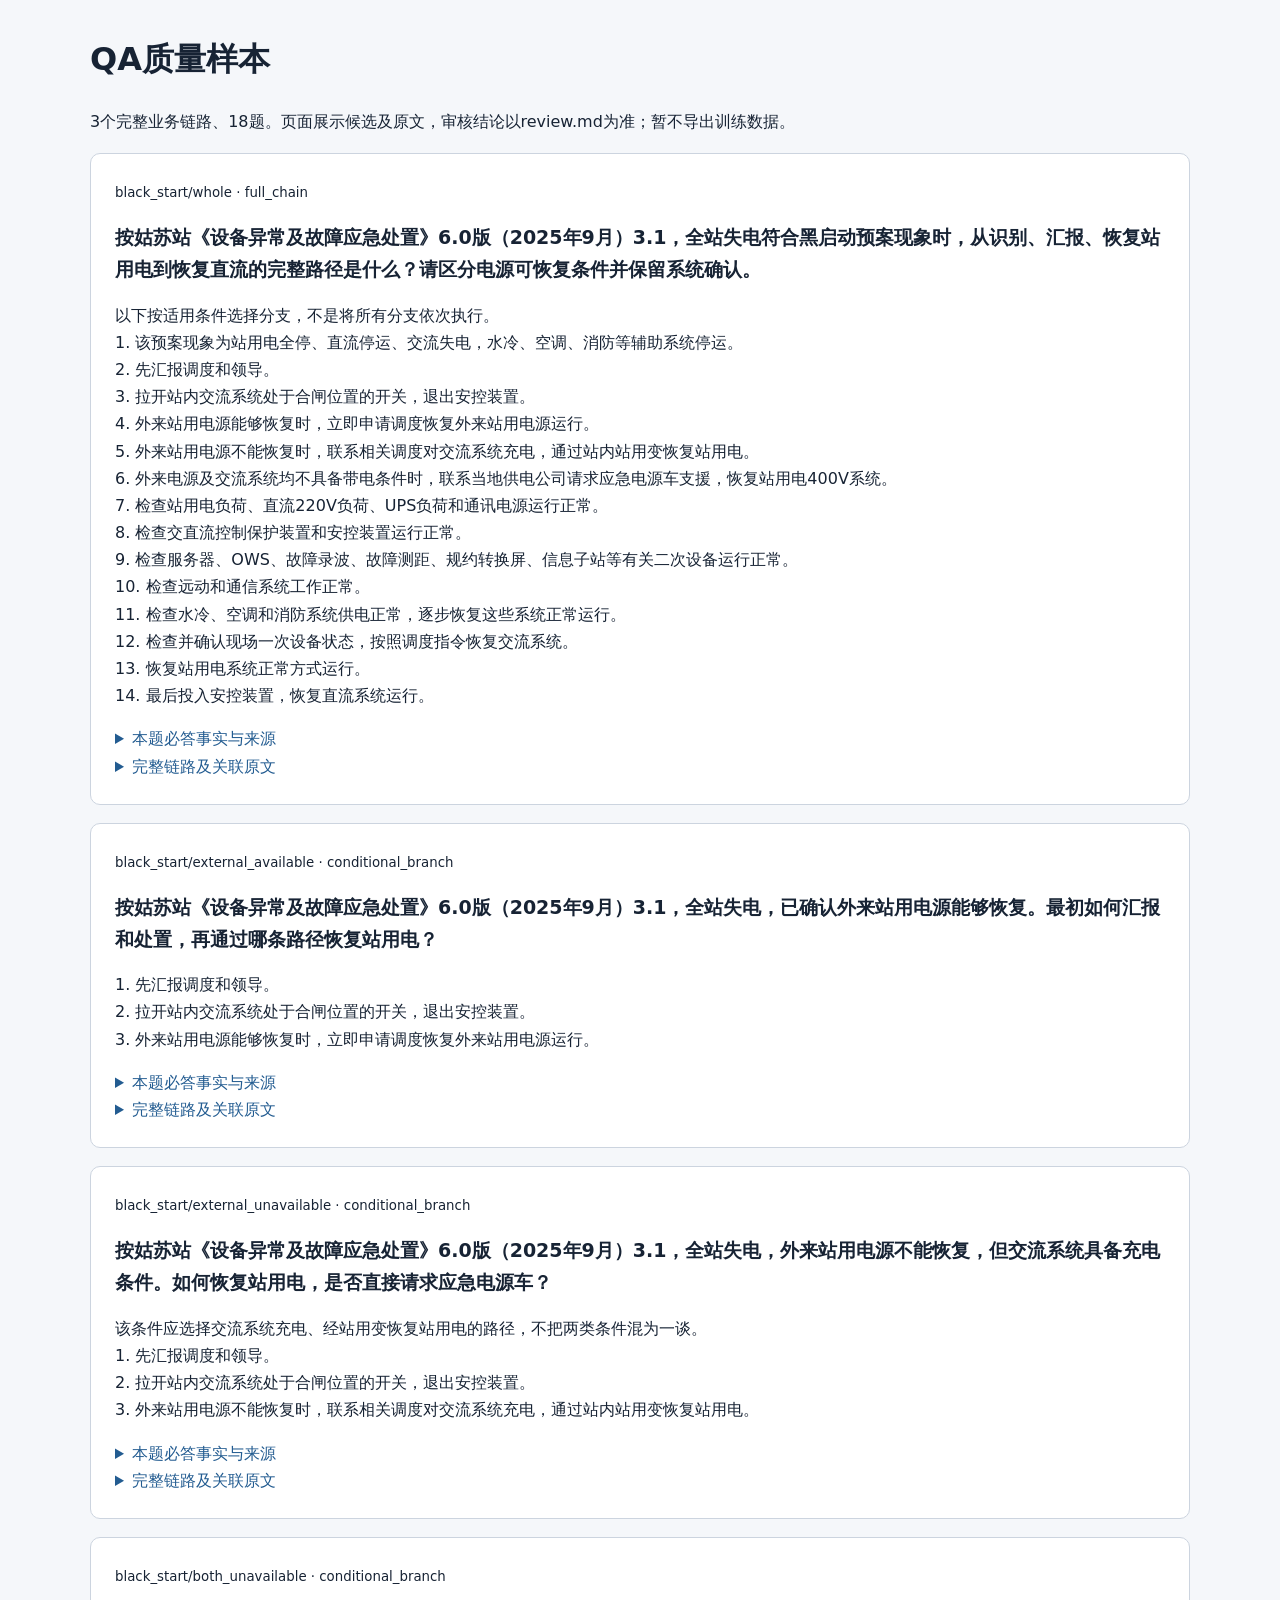
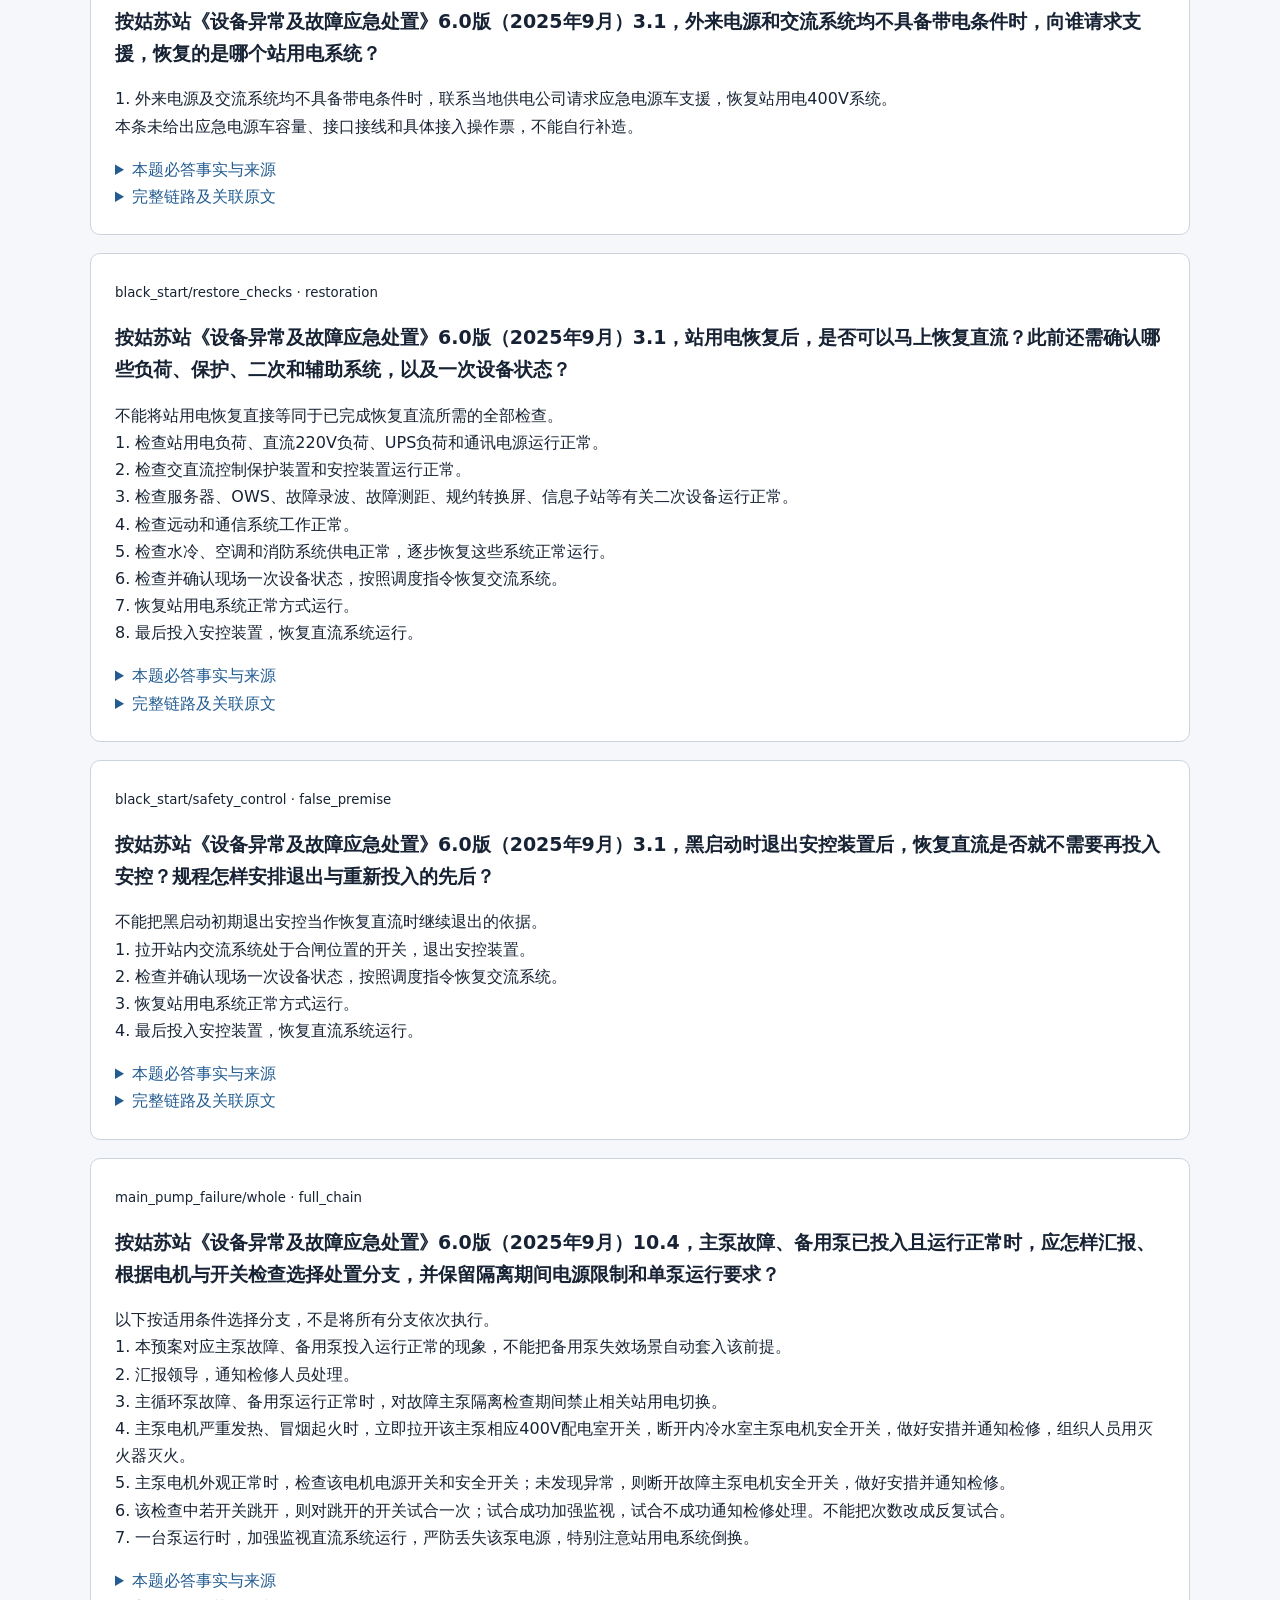
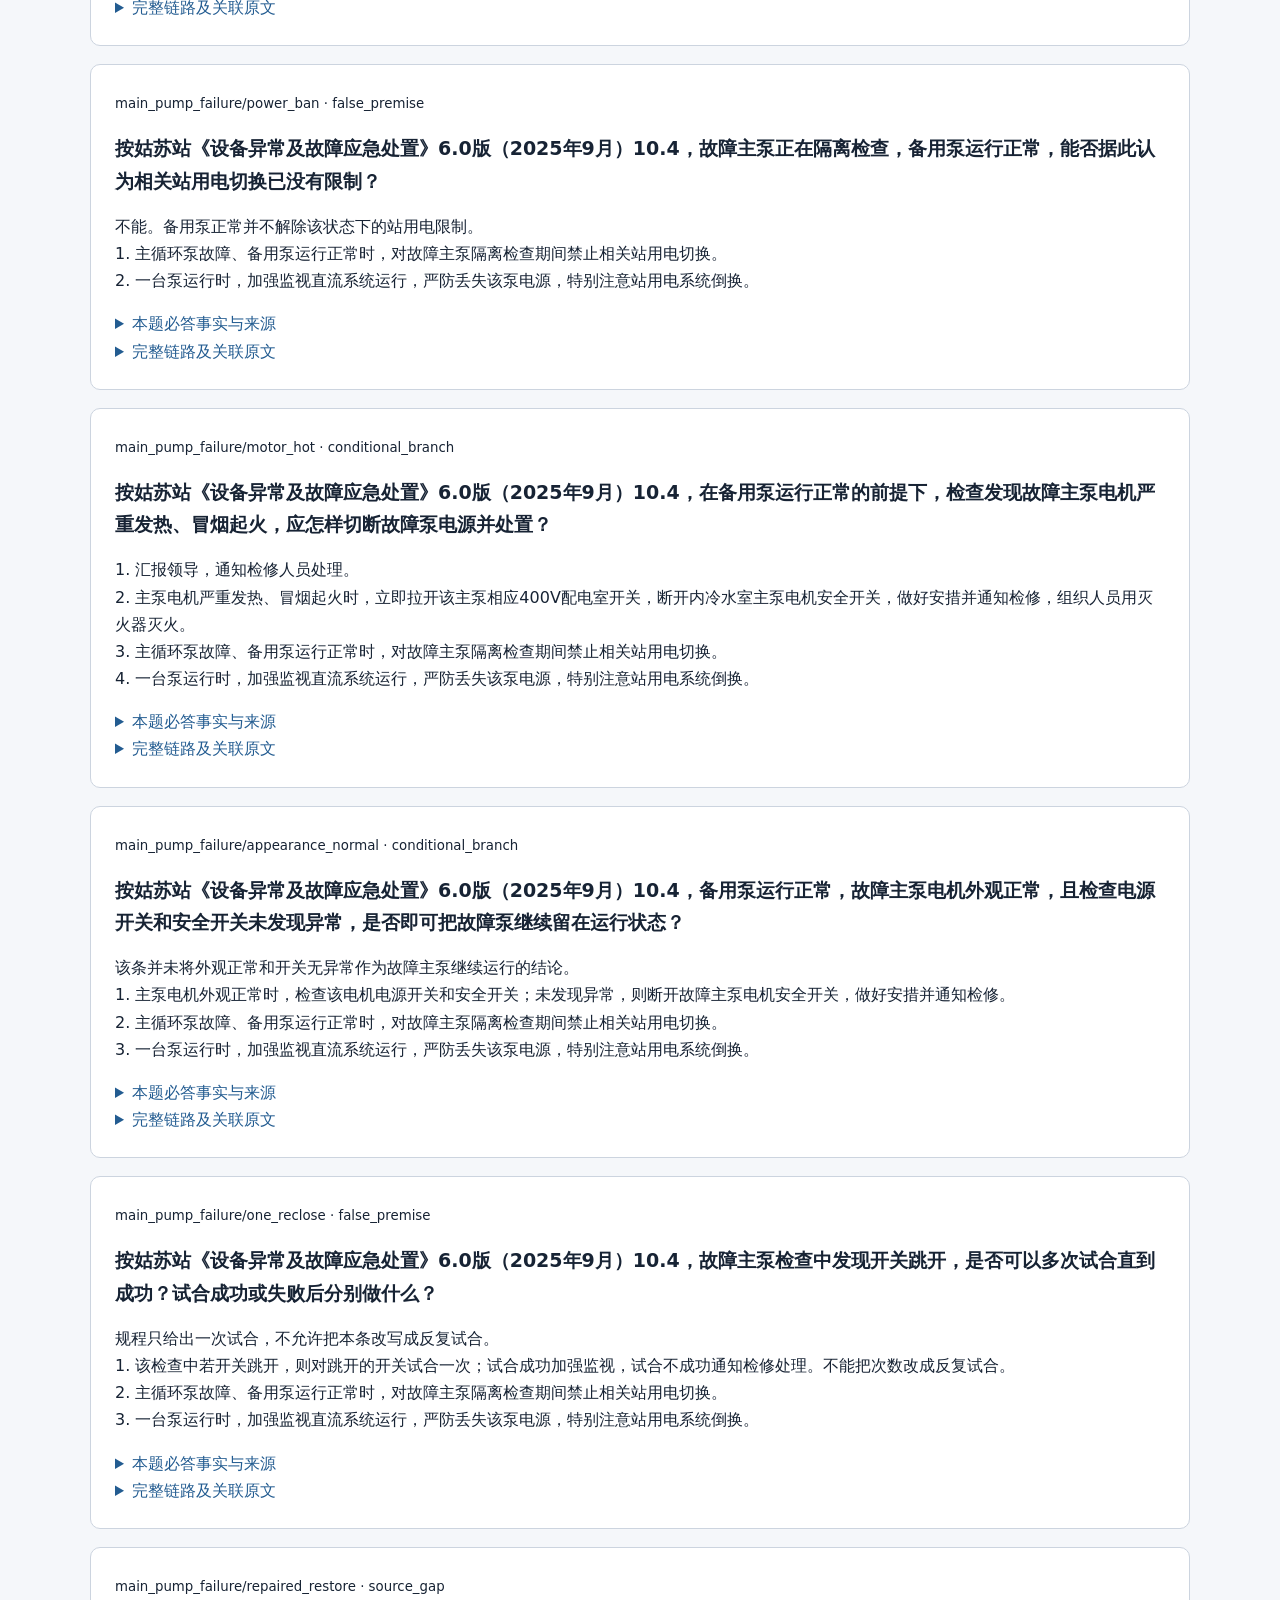
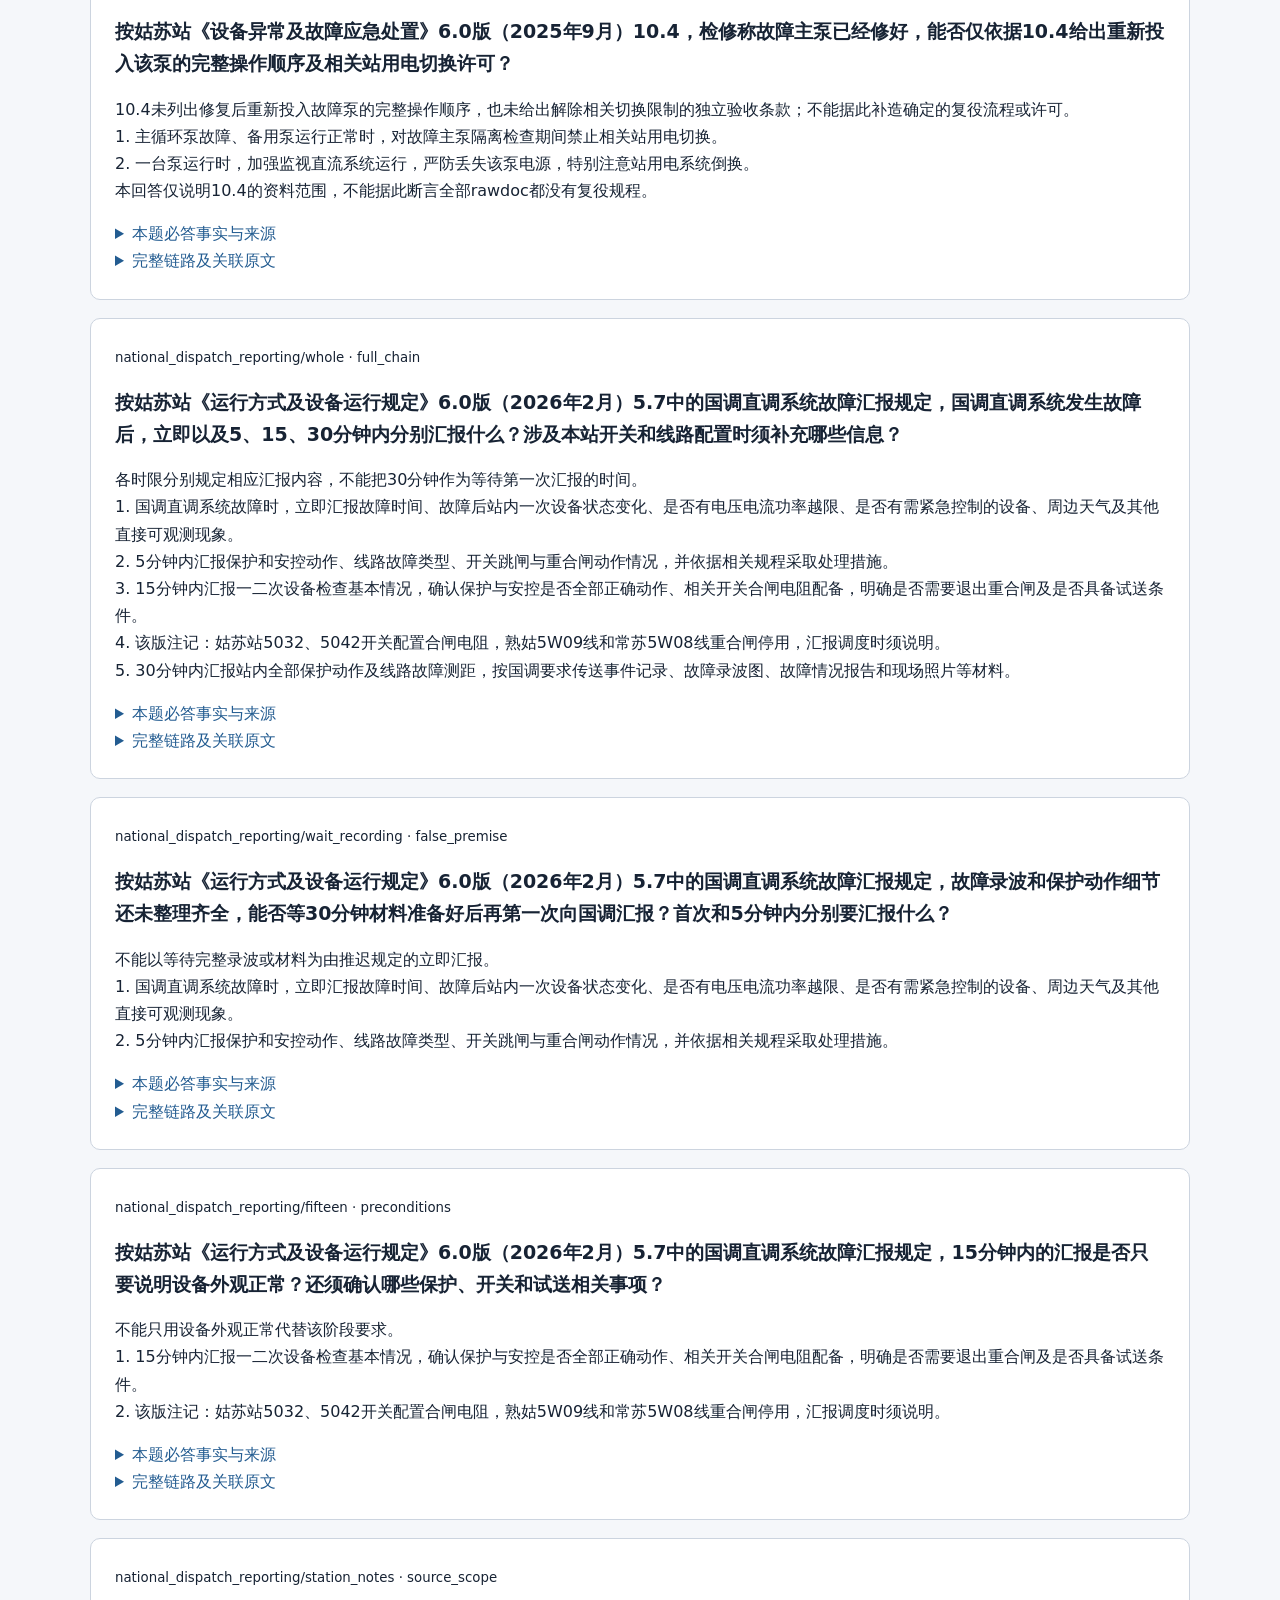
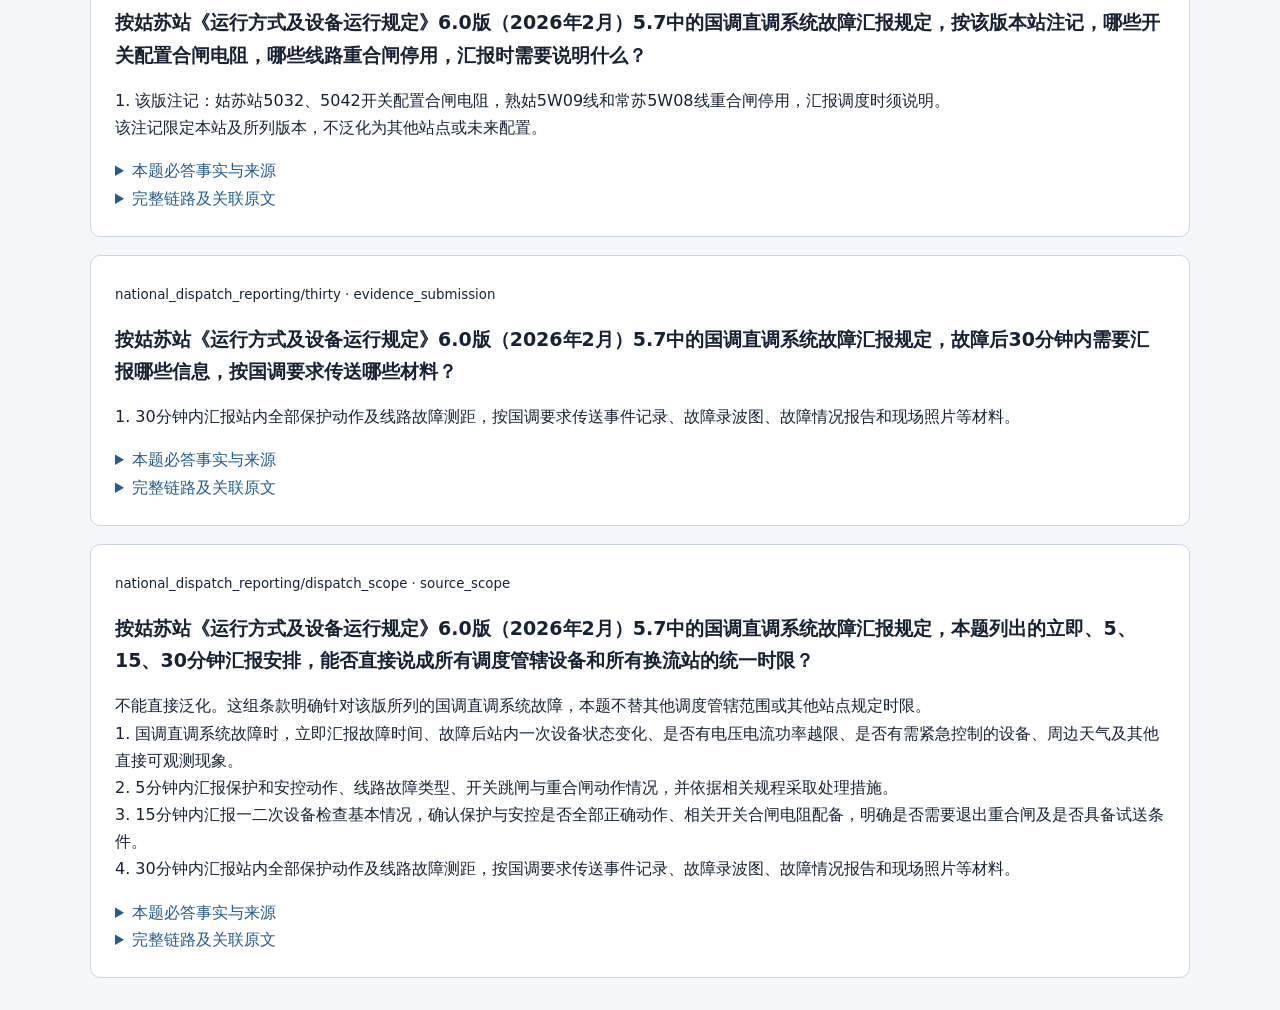
<file: data/qa/batches/20261008/batch02/index.html>
<!doctype html><html lang="zh-CN"><meta charset="utf-8"><title>QA质量样本</title>
<style>body{max-width:1100px;margin:32px auto;padding:0 20px;font:16px/1.7 system-ui;color:#172334;background:#f5f7fa}article{background:white;padding:24px;margin:18px 0;border:1px solid #ccd4df;border-radius:10px}h2{font-size:19px}pre{white-space:pre-wrap;overflow-wrap:anywhere;font:inherit}summary{cursor:pointer;color:#235c91}blockquote{border-left:3px solid #c6d2df;padding-left:14px;color:#465569}</style>
<h1>QA质量样本</h1><p>3个完整业务链路、18题。页面展示候选及原文，审核结论以review.md为准；暂不导出训练数据。</p><article><small>black_start/whole · full_chain</small><h2>按姑苏站《设备异常及故障应急处置》6.0版（2025年9月）3.1，全站失电符合黑启动预案现象时，从识别、汇报、恢复站用电到恢复直流的完整路径是什么？请区分电源可恢复条件并保留系统确认。</h2><pre>以下按适用条件选择分支，不是将所有分支依次执行。
1. 该预案现象为站用电全停、直流停运、交流失电，水冷、空调、消防等辅助系统停运。
2. 先汇报调度和领导。
3. 拉开站内交流系统处于合闸位置的开关，退出安控装置。
4. 外来站用电源能够恢复时，立即申请调度恢复外来站用电源运行。
5. 外来站用电源不能恢复时，联系相关调度对交流系统充电，通过站内站用变恢复站用电。
6. 外来电源及交流系统均不具备带电条件时，联系当地供电公司请求应急电源车支援，恢复站用电400V系统。
7. 检查站用电负荷、直流220V负荷、UPS负荷和通讯电源运行正常。
8. 检查交直流控制保护装置和安控装置运行正常。
9. 检查服务器、OWS、故障录波、故障测距、规约转换屏、信息子站等有关二次设备运行正常。
10. 检查远动和通信系统工作正常。
11. 检查水冷、空调和消防系统供电正常，逐步恢复这些系统正常运行。
12. 检查并确认现场一次设备状态，按照调度指令恢复交流系统。
13. 恢复站用电系统正常方式运行。
14. 最后投入安控装置，恢复直流系统运行。</pre><details><summary>本题必答事实与来源</summary><ol><li><b>phenomenon</b> 该预案现象为站用电全停、直流停运、交流失电，水冷、空调、消防等辅助系统停运。<blockquote>站用电全停，直流系统停运，交流系统失电</blockquote></li><li><b>report</b> 先汇报调度和领导。<blockquote>汇报调度和领导</blockquote></li><li><b>initial_state</b> 拉开站内交流系统处于合闸位置的开关，退出安控装置。<blockquote>拉开站内交流系统处于合闸位置的开关，退出安控装置</blockquote></li><li><b>external</b> 外来站用电源能够恢复时，立即申请调度恢复外来站用电源运行。<blockquote>若外来站用电源能够恢复</blockquote></li><li><b>ac_supply</b> 外来站用电源不能恢复时，联系相关调度对交流系统充电，通过站内站用变恢复站用电。<blockquote>若外来站用电源不能恢复</blockquote></li><li><b>emergency_vehicle</b> 外来电源及交流系统均不具备带电条件时，联系当地供电公司请求应急电源车支援，恢复站用电400V系统。<blockquote>若外来电源及交流系统均不具备带电条件</blockquote></li><li><b>loads</b> 检查站用电负荷、直流220V负荷、UPS负荷和通讯电源运行正常。<blockquote>检查站用电负荷、直流220V负荷、UPS负荷、通讯电源运行正常</blockquote></li><li><b>protections</b> 检查交直流控制保护装置和安控装置运行正常。<blockquote>检查交直流控制保护装置、安控装置运行正常</blockquote></li><li><b>secondary</b> 检查服务器、OWS、故障录波、故障测距、规约转换屏、信息子站等有关二次设备运行正常。<blockquote>检查服务器、OWS、故障录波、故障测距、规约转换屏、信息子站</blockquote></li><li><b>communications</b> 检查远动和通信系统工作正常。<blockquote>查远动、通信系统工作正常</blockquote></li><li><b>auxiliary</b> 检查水冷、空调和消防系统供电正常，逐步恢复这些系统正常运行。<blockquote>查水冷、空调、消防系统供电正常</blockquote></li><li><b>ac_restore</b> 检查并确认现场一次设备状态，按照调度指令恢复交流系统。<blockquote>检查并确认现场一次设备状态，按照调度指令进行交流系统恢复</blockquote></li><li><b>normal_supply</b> 恢复站用电系统正常方式运行。<blockquote>恢复站用电系统正常方式运行</blockquote></li><li><b>dc_restore</b> 最后投入安控装置，恢复直流系统运行。<blockquote>投入安控装置，恢复直流系统运行</blockquote></li></ol></details><details><summary>完整链路及关联原文</summary><p><b>d_98d56bcdf4e49412/page16:34:686</b></p><pre>
3.1 换流站黑启动处理预案
3.1.1 现象
     3.1.1.1   站用电全停，直流系统停运，交流系统失电，水冷、空调、消防等辅助系统停
运。

3.1.2 处理
     3.1.2.1   汇报调度和领导；
     3.1.2.2   拉开站内交流系统处于合闸位置的开关，退出安控装置；
     3.1.2.3   若外来站用电源能够恢复，立即申请调度恢复外来站用电源运行；
     3.1.2.4   若外来站用电源不能恢复，联系相关调度对交流系统进行充电，通过站内站用
变恢复站用电运行；
     3.1.2.5   若外来电源及交流系统均不具备带电条件，联系当地供电公司请求应急电源车
进行支援，恢复站用电 400V 系统运行；
     3.1.2.6   检查站用电负荷、直流 220V 负荷、UPS 负荷、通讯电源运行正常；
     3.1.2.7   检查交直流控制保护装置、安控装置运行正常；
     3.1.2.8   检查服务器、OWS、故障录波、故障测距、规约转换屏、信息子站等有关二次
设备运行正常；
     3.1.2.9   查远动、通信系统工作正常；
     3.1.2.10 查水冷、空调、消防系统供电正常，逐步恢复系统正常运行；
     3.1.2.11 检查并确认现场一次设备状态，按照调度指令进行交流系统恢复；
     3.1.2.12 恢复站用电系统正常方式运行；
     3.1.2.13 投入安控装置，恢复直流系统运行。
</pre><p><b>d_98d56bcdf4e49412/page12:32:232</b></p><pre>
2.1 事故处理原则
2.1.1 尽快限制事故扩大，消除人身及设备危险。
2.1.2 尽力保证恢复站用电源。
2.1.3 及时处理设备事故，尽快恢复设备送电，处理事故时，严防误操作。
2.1.4 事故发生和主要操作的时间应做记录，及时将情况报告有关领导和调度。
2.1.5 事故发生时应根据表计、保护、报警信号及自动装置动作情况，进行分析判断，做出
处理方案，处理中防止非同期并列和系统事故扩大。
</pre><p><b>d_98d56bcdf4e49412/page12:232:969</b></p><pre>

2.2 事故处理规定
2.2.1 国调值班调度员是国调管辖系统事故处理的指挥者。事故处理时，运行值班人员应做
到：
     2.2.1.1   迅速限制事故发展，消除事故根源，解除对人身、设备和电网安全的威胁。
     2.2.1.2   用一切可能的方法保持正常设备的运行和对重要设备及站用电的正常供电。
     2.2.1.3   电网解列后要尽快恢复并列运行。
     2.2.1.4   尽快恢复对已停电的设备供电。

2.2.2 调整并恢复正常电网运行方式。
2.2.3 当有关电网发生影响国调管辖系统安全运行的事故时，运行值班员应尽快将事故简要
情况汇报国调值班调度员；事故处理完毕后，运行值班员应及时提交事故原始报告并向国调
值班调度员汇报详细情况。

2.2.4 国调管辖系统发生事故时，运行值班员应立即向国调汇报事故概况，在查明情况后，
应尽快详细汇报。汇报内容应包括事故发生的时间及现象、跳闸开关、继电保护动作情况及
电压、潮流的变化等。

2.2.5 为防止事故扩大，运行值班员可不待调度指令自行进行以下紧急操作
     2.2.5.1   对人身和设备安全有威胁的设备停电。
     2.2.5.2   将故障停运已损坏的设备隔离。
     2.2.5.3   当站用电部分或全部停电时，恢复其电源。
     2.2.5.4   站规程中规定可以不待调度指令自行处理者。

2.2.6 电压互感器或电流互感器发生异常情况时，应迅速按规程规定进行处理，并向国调值
班调度员汇报。

2.2.7 事故处理时，只允许与事故处理有关的领导和工作人员留在控制室内，其他无关人员

                            2
</pre><p><b>d_98d56bcdf4e49412/page13:0:154</b></p><pre>应迅速离开；非事故单位不应在事故处理当时向运行值班员询问事故原因和过程，以免影响
事故处理。

2.2.8 事故处理完毕后，应将事故情况详细记录，并按规定报告。
2.2.9 事故调查工作按《国家电网公司安全事故调查规程》进行。
2.2.10 频率、电压发生异常情况时，运行值班员应加强监视，及时向国调汇报。
</pre></details></article><article><small>black_start/external_available · conditional_branch</small><h2>按姑苏站《设备异常及故障应急处置》6.0版（2025年9月）3.1，全站失电，已确认外来站用电源能够恢复。最初如何汇报和处置，再通过哪条路径恢复站用电？</h2><pre>1. 先汇报调度和领导。
2. 拉开站内交流系统处于合闸位置的开关，退出安控装置。
3. 外来站用电源能够恢复时，立即申请调度恢复外来站用电源运行。</pre><details><summary>本题必答事实与来源</summary><ol><li><b>report</b> 先汇报调度和领导。<blockquote>汇报调度和领导</blockquote></li><li><b>initial_state</b> 拉开站内交流系统处于合闸位置的开关，退出安控装置。<blockquote>拉开站内交流系统处于合闸位置的开关，退出安控装置</blockquote></li><li><b>external</b> 外来站用电源能够恢复时，立即申请调度恢复外来站用电源运行。<blockquote>若外来站用电源能够恢复</blockquote></li></ol></details><details><summary>完整链路及关联原文</summary><p><b>d_98d56bcdf4e49412/page16:34:686</b></p><pre>
3.1 换流站黑启动处理预案
3.1.1 现象
     3.1.1.1   站用电全停，直流系统停运，交流系统失电，水冷、空调、消防等辅助系统停
运。

3.1.2 处理
     3.1.2.1   汇报调度和领导；
     3.1.2.2   拉开站内交流系统处于合闸位置的开关，退出安控装置；
     3.1.2.3   若外来站用电源能够恢复，立即申请调度恢复外来站用电源运行；
     3.1.2.4   若外来站用电源不能恢复，联系相关调度对交流系统进行充电，通过站内站用
变恢复站用电运行；
     3.1.2.5   若外来电源及交流系统均不具备带电条件，联系当地供电公司请求应急电源车
进行支援，恢复站用电 400V 系统运行；
     3.1.2.6   检查站用电负荷、直流 220V 负荷、UPS 负荷、通讯电源运行正常；
     3.1.2.7   检查交直流控制保护装置、安控装置运行正常；
     3.1.2.8   检查服务器、OWS、故障录波、故障测距、规约转换屏、信息子站等有关二次
设备运行正常；
     3.1.2.9   查远动、通信系统工作正常；
     3.1.2.10 查水冷、空调、消防系统供电正常，逐步恢复系统正常运行；
     3.1.2.11 检查并确认现场一次设备状态，按照调度指令进行交流系统恢复；
     3.1.2.12 恢复站用电系统正常方式运行；
     3.1.2.13 投入安控装置，恢复直流系统运行。
</pre><p><b>d_98d56bcdf4e49412/page12:32:232</b></p><pre>
2.1 事故处理原则
2.1.1 尽快限制事故扩大，消除人身及设备危险。
2.1.2 尽力保证恢复站用电源。
2.1.3 及时处理设备事故，尽快恢复设备送电，处理事故时，严防误操作。
2.1.4 事故发生和主要操作的时间应做记录，及时将情况报告有关领导和调度。
2.1.5 事故发生时应根据表计、保护、报警信号及自动装置动作情况，进行分析判断，做出
处理方案，处理中防止非同期并列和系统事故扩大。
</pre><p><b>d_98d56bcdf4e49412/page12:232:969</b></p><pre>

2.2 事故处理规定
2.2.1 国调值班调度员是国调管辖系统事故处理的指挥者。事故处理时，运行值班人员应做
到：
     2.2.1.1   迅速限制事故发展，消除事故根源，解除对人身、设备和电网安全的威胁。
     2.2.1.2   用一切可能的方法保持正常设备的运行和对重要设备及站用电的正常供电。
     2.2.1.3   电网解列后要尽快恢复并列运行。
     2.2.1.4   尽快恢复对已停电的设备供电。

2.2.2 调整并恢复正常电网运行方式。
2.2.3 当有关电网发生影响国调管辖系统安全运行的事故时，运行值班员应尽快将事故简要
情况汇报国调值班调度员；事故处理完毕后，运行值班员应及时提交事故原始报告并向国调
值班调度员汇报详细情况。

2.2.4 国调管辖系统发生事故时，运行值班员应立即向国调汇报事故概况，在查明情况后，
应尽快详细汇报。汇报内容应包括事故发生的时间及现象、跳闸开关、继电保护动作情况及
电压、潮流的变化等。

2.2.5 为防止事故扩大，运行值班员可不待调度指令自行进行以下紧急操作
     2.2.5.1   对人身和设备安全有威胁的设备停电。
     2.2.5.2   将故障停运已损坏的设备隔离。
     2.2.5.3   当站用电部分或全部停电时，恢复其电源。
     2.2.5.4   站规程中规定可以不待调度指令自行处理者。

2.2.6 电压互感器或电流互感器发生异常情况时，应迅速按规程规定进行处理，并向国调值
班调度员汇报。

2.2.7 事故处理时，只允许与事故处理有关的领导和工作人员留在控制室内，其他无关人员

                            2
</pre><p><b>d_98d56bcdf4e49412/page13:0:154</b></p><pre>应迅速离开；非事故单位不应在事故处理当时向运行值班员询问事故原因和过程，以免影响
事故处理。

2.2.8 事故处理完毕后，应将事故情况详细记录，并按规定报告。
2.2.9 事故调查工作按《国家电网公司安全事故调查规程》进行。
2.2.10 频率、电压发生异常情况时，运行值班员应加强监视，及时向国调汇报。
</pre></details></article><article><small>black_start/external_unavailable · conditional_branch</small><h2>按姑苏站《设备异常及故障应急处置》6.0版（2025年9月）3.1，全站失电，外来站用电源不能恢复，但交流系统具备充电条件。如何恢复站用电，是否直接请求应急电源车？</h2><pre>该条件应选择交流系统充电、经站用变恢复站用电的路径，不把两类条件混为一谈。
1. 先汇报调度和领导。
2. 拉开站内交流系统处于合闸位置的开关，退出安控装置。
3. 外来站用电源不能恢复时，联系相关调度对交流系统充电，通过站内站用变恢复站用电。</pre><details><summary>本题必答事实与来源</summary><ol><li><b>report</b> 先汇报调度和领导。<blockquote>汇报调度和领导</blockquote></li><li><b>initial_state</b> 拉开站内交流系统处于合闸位置的开关，退出安控装置。<blockquote>拉开站内交流系统处于合闸位置的开关，退出安控装置</blockquote></li><li><b>ac_supply</b> 外来站用电源不能恢复时，联系相关调度对交流系统充电，通过站内站用变恢复站用电。<blockquote>若外来站用电源不能恢复</blockquote></li></ol></details><details><summary>完整链路及关联原文</summary><p><b>d_98d56bcdf4e49412/page16:34:686</b></p><pre>
3.1 换流站黑启动处理预案
3.1.1 现象
     3.1.1.1   站用电全停，直流系统停运，交流系统失电，水冷、空调、消防等辅助系统停
运。

3.1.2 处理
     3.1.2.1   汇报调度和领导；
     3.1.2.2   拉开站内交流系统处于合闸位置的开关，退出安控装置；
     3.1.2.3   若外来站用电源能够恢复，立即申请调度恢复外来站用电源运行；
     3.1.2.4   若外来站用电源不能恢复，联系相关调度对交流系统进行充电，通过站内站用
变恢复站用电运行；
     3.1.2.5   若外来电源及交流系统均不具备带电条件，联系当地供电公司请求应急电源车
进行支援，恢复站用电 400V 系统运行；
     3.1.2.6   检查站用电负荷、直流 220V 负荷、UPS 负荷、通讯电源运行正常；
     3.1.2.7   检查交直流控制保护装置、安控装置运行正常；
     3.1.2.8   检查服务器、OWS、故障录波、故障测距、规约转换屏、信息子站等有关二次
设备运行正常；
     3.1.2.9   查远动、通信系统工作正常；
     3.1.2.10 查水冷、空调、消防系统供电正常，逐步恢复系统正常运行；
     3.1.2.11 检查并确认现场一次设备状态，按照调度指令进行交流系统恢复；
     3.1.2.12 恢复站用电系统正常方式运行；
     3.1.2.13 投入安控装置，恢复直流系统运行。
</pre><p><b>d_98d56bcdf4e49412/page12:32:232</b></p><pre>
2.1 事故处理原则
2.1.1 尽快限制事故扩大，消除人身及设备危险。
2.1.2 尽力保证恢复站用电源。
2.1.3 及时处理设备事故，尽快恢复设备送电，处理事故时，严防误操作。
2.1.4 事故发生和主要操作的时间应做记录，及时将情况报告有关领导和调度。
2.1.5 事故发生时应根据表计、保护、报警信号及自动装置动作情况，进行分析判断，做出
处理方案，处理中防止非同期并列和系统事故扩大。
</pre><p><b>d_98d56bcdf4e49412/page12:232:969</b></p><pre>

2.2 事故处理规定
2.2.1 国调值班调度员是国调管辖系统事故处理的指挥者。事故处理时，运行值班人员应做
到：
     2.2.1.1   迅速限制事故发展，消除事故根源，解除对人身、设备和电网安全的威胁。
     2.2.1.2   用一切可能的方法保持正常设备的运行和对重要设备及站用电的正常供电。
     2.2.1.3   电网解列后要尽快恢复并列运行。
     2.2.1.4   尽快恢复对已停电的设备供电。

2.2.2 调整并恢复正常电网运行方式。
2.2.3 当有关电网发生影响国调管辖系统安全运行的事故时，运行值班员应尽快将事故简要
情况汇报国调值班调度员；事故处理完毕后，运行值班员应及时提交事故原始报告并向国调
值班调度员汇报详细情况。

2.2.4 国调管辖系统发生事故时，运行值班员应立即向国调汇报事故概况，在查明情况后，
应尽快详细汇报。汇报内容应包括事故发生的时间及现象、跳闸开关、继电保护动作情况及
电压、潮流的变化等。

2.2.5 为防止事故扩大，运行值班员可不待调度指令自行进行以下紧急操作
     2.2.5.1   对人身和设备安全有威胁的设备停电。
     2.2.5.2   将故障停运已损坏的设备隔离。
     2.2.5.3   当站用电部分或全部停电时，恢复其电源。
     2.2.5.4   站规程中规定可以不待调度指令自行处理者。

2.2.6 电压互感器或电流互感器发生异常情况时，应迅速按规程规定进行处理，并向国调值
班调度员汇报。

2.2.7 事故处理时，只允许与事故处理有关的领导和工作人员留在控制室内，其他无关人员

                            2
</pre><p><b>d_98d56bcdf4e49412/page13:0:154</b></p><pre>应迅速离开；非事故单位不应在事故处理当时向运行值班员询问事故原因和过程，以免影响
事故处理。

2.2.8 事故处理完毕后，应将事故情况详细记录，并按规定报告。
2.2.9 事故调查工作按《国家电网公司安全事故调查规程》进行。
2.2.10 频率、电压发生异常情况时，运行值班员应加强监视，及时向国调汇报。
</pre></details></article><article><small>black_start/both_unavailable · conditional_branch</small><h2>按姑苏站《设备异常及故障应急处置》6.0版（2025年9月）3.1，外来电源和交流系统均不具备带电条件时，向谁请求支援，恢复的是哪个站用电系统？</h2><pre>1. 外来电源及交流系统均不具备带电条件时，联系当地供电公司请求应急电源车支援，恢复站用电400V系统。
本条未给出应急电源车容量、接口接线和具体接入操作票，不能自行补造。</pre><details><summary>本题必答事实与来源</summary><ol><li><b>emergency_vehicle</b> 外来电源及交流系统均不具备带电条件时，联系当地供电公司请求应急电源车支援，恢复站用电400V系统。<blockquote>若外来电源及交流系统均不具备带电条件</blockquote></li></ol></details><details><summary>完整链路及关联原文</summary><p><b>d_98d56bcdf4e49412/page16:34:686</b></p><pre>
3.1 换流站黑启动处理预案
3.1.1 现象
     3.1.1.1   站用电全停，直流系统停运，交流系统失电，水冷、空调、消防等辅助系统停
运。

3.1.2 处理
     3.1.2.1   汇报调度和领导；
     3.1.2.2   拉开站内交流系统处于合闸位置的开关，退出安控装置；
     3.1.2.3   若外来站用电源能够恢复，立即申请调度恢复外来站用电源运行；
     3.1.2.4   若外来站用电源不能恢复，联系相关调度对交流系统进行充电，通过站内站用
变恢复站用电运行；
     3.1.2.5   若外来电源及交流系统均不具备带电条件，联系当地供电公司请求应急电源车
进行支援，恢复站用电 400V 系统运行；
     3.1.2.6   检查站用电负荷、直流 220V 负荷、UPS 负荷、通讯电源运行正常；
     3.1.2.7   检查交直流控制保护装置、安控装置运行正常；
     3.1.2.8   检查服务器、OWS、故障录波、故障测距、规约转换屏、信息子站等有关二次
设备运行正常；
     3.1.2.9   查远动、通信系统工作正常；
     3.1.2.10 查水冷、空调、消防系统供电正常，逐步恢复系统正常运行；
     3.1.2.11 检查并确认现场一次设备状态，按照调度指令进行交流系统恢复；
     3.1.2.12 恢复站用电系统正常方式运行；
     3.1.2.13 投入安控装置，恢复直流系统运行。
</pre><p><b>d_98d56bcdf4e49412/page12:32:232</b></p><pre>
2.1 事故处理原则
2.1.1 尽快限制事故扩大，消除人身及设备危险。
2.1.2 尽力保证恢复站用电源。
2.1.3 及时处理设备事故，尽快恢复设备送电，处理事故时，严防误操作。
2.1.4 事故发生和主要操作的时间应做记录，及时将情况报告有关领导和调度。
2.1.5 事故发生时应根据表计、保护、报警信号及自动装置动作情况，进行分析判断，做出
处理方案，处理中防止非同期并列和系统事故扩大。
</pre><p><b>d_98d56bcdf4e49412/page12:232:969</b></p><pre>

2.2 事故处理规定
2.2.1 国调值班调度员是国调管辖系统事故处理的指挥者。事故处理时，运行值班人员应做
到：
     2.2.1.1   迅速限制事故发展，消除事故根源，解除对人身、设备和电网安全的威胁。
     2.2.1.2   用一切可能的方法保持正常设备的运行和对重要设备及站用电的正常供电。
     2.2.1.3   电网解列后要尽快恢复并列运行。
     2.2.1.4   尽快恢复对已停电的设备供电。

2.2.2 调整并恢复正常电网运行方式。
2.2.3 当有关电网发生影响国调管辖系统安全运行的事故时，运行值班员应尽快将事故简要
情况汇报国调值班调度员；事故处理完毕后，运行值班员应及时提交事故原始报告并向国调
值班调度员汇报详细情况。

2.2.4 国调管辖系统发生事故时，运行值班员应立即向国调汇报事故概况，在查明情况后，
应尽快详细汇报。汇报内容应包括事故发生的时间及现象、跳闸开关、继电保护动作情况及
电压、潮流的变化等。

2.2.5 为防止事故扩大，运行值班员可不待调度指令自行进行以下紧急操作
     2.2.5.1   对人身和设备安全有威胁的设备停电。
     2.2.5.2   将故障停运已损坏的设备隔离。
     2.2.5.3   当站用电部分或全部停电时，恢复其电源。
     2.2.5.4   站规程中规定可以不待调度指令自行处理者。

2.2.6 电压互感器或电流互感器发生异常情况时，应迅速按规程规定进行处理，并向国调值
班调度员汇报。

2.2.7 事故处理时，只允许与事故处理有关的领导和工作人员留在控制室内，其他无关人员

                            2
</pre><p><b>d_98d56bcdf4e49412/page13:0:154</b></p><pre>应迅速离开；非事故单位不应在事故处理当时向运行值班员询问事故原因和过程，以免影响
事故处理。

2.2.8 事故处理完毕后，应将事故情况详细记录，并按规定报告。
2.2.9 事故调查工作按《国家电网公司安全事故调查规程》进行。
2.2.10 频率、电压发生异常情况时，运行值班员应加强监视，及时向国调汇报。
</pre></details></article><article><small>black_start/restore_checks · restoration</small><h2>按姑苏站《设备异常及故障应急处置》6.0版（2025年9月）3.1，站用电恢复后，是否可以马上恢复直流？此前还需确认哪些负荷、保护、二次和辅助系统，以及一次设备状态？</h2><pre>不能将站用电恢复直接等同于已完成恢复直流所需的全部检查。
1. 检查站用电负荷、直流220V负荷、UPS负荷和通讯电源运行正常。
2. 检查交直流控制保护装置和安控装置运行正常。
3. 检查服务器、OWS、故障录波、故障测距、规约转换屏、信息子站等有关二次设备运行正常。
4. 检查远动和通信系统工作正常。
5. 检查水冷、空调和消防系统供电正常，逐步恢复这些系统正常运行。
6. 检查并确认现场一次设备状态，按照调度指令恢复交流系统。
7. 恢复站用电系统正常方式运行。
8. 最后投入安控装置，恢复直流系统运行。</pre><details><summary>本题必答事实与来源</summary><ol><li><b>loads</b> 检查站用电负荷、直流220V负荷、UPS负荷和通讯电源运行正常。<blockquote>检查站用电负荷、直流220V负荷、UPS负荷、通讯电源运行正常</blockquote></li><li><b>protections</b> 检查交直流控制保护装置和安控装置运行正常。<blockquote>检查交直流控制保护装置、安控装置运行正常</blockquote></li><li><b>secondary</b> 检查服务器、OWS、故障录波、故障测距、规约转换屏、信息子站等有关二次设备运行正常。<blockquote>检查服务器、OWS、故障录波、故障测距、规约转换屏、信息子站</blockquote></li><li><b>communications</b> 检查远动和通信系统工作正常。<blockquote>查远动、通信系统工作正常</blockquote></li><li><b>auxiliary</b> 检查水冷、空调和消防系统供电正常，逐步恢复这些系统正常运行。<blockquote>查水冷、空调、消防系统供电正常</blockquote></li><li><b>ac_restore</b> 检查并确认现场一次设备状态，按照调度指令恢复交流系统。<blockquote>检查并确认现场一次设备状态，按照调度指令进行交流系统恢复</blockquote></li><li><b>normal_supply</b> 恢复站用电系统正常方式运行。<blockquote>恢复站用电系统正常方式运行</blockquote></li><li><b>dc_restore</b> 最后投入安控装置，恢复直流系统运行。<blockquote>投入安控装置，恢复直流系统运行</blockquote></li></ol></details><details><summary>完整链路及关联原文</summary><p><b>d_98d56bcdf4e49412/page16:34:686</b></p><pre>
3.1 换流站黑启动处理预案
3.1.1 现象
     3.1.1.1   站用电全停，直流系统停运，交流系统失电，水冷、空调、消防等辅助系统停
运。

3.1.2 处理
     3.1.2.1   汇报调度和领导；
     3.1.2.2   拉开站内交流系统处于合闸位置的开关，退出安控装置；
     3.1.2.3   若外来站用电源能够恢复，立即申请调度恢复外来站用电源运行；
     3.1.2.4   若外来站用电源不能恢复，联系相关调度对交流系统进行充电，通过站内站用
变恢复站用电运行；
     3.1.2.5   若外来电源及交流系统均不具备带电条件，联系当地供电公司请求应急电源车
进行支援，恢复站用电 400V 系统运行；
     3.1.2.6   检查站用电负荷、直流 220V 负荷、UPS 负荷、通讯电源运行正常；
     3.1.2.7   检查交直流控制保护装置、安控装置运行正常；
     3.1.2.8   检查服务器、OWS、故障录波、故障测距、规约转换屏、信息子站等有关二次
设备运行正常；
     3.1.2.9   查远动、通信系统工作正常；
     3.1.2.10 查水冷、空调、消防系统供电正常，逐步恢复系统正常运行；
     3.1.2.11 检查并确认现场一次设备状态，按照调度指令进行交流系统恢复；
     3.1.2.12 恢复站用电系统正常方式运行；
     3.1.2.13 投入安控装置，恢复直流系统运行。
</pre><p><b>d_98d56bcdf4e49412/page12:32:232</b></p><pre>
2.1 事故处理原则
2.1.1 尽快限制事故扩大，消除人身及设备危险。
2.1.2 尽力保证恢复站用电源。
2.1.3 及时处理设备事故，尽快恢复设备送电，处理事故时，严防误操作。
2.1.4 事故发生和主要操作的时间应做记录，及时将情况报告有关领导和调度。
2.1.5 事故发生时应根据表计、保护、报警信号及自动装置动作情况，进行分析判断，做出
处理方案，处理中防止非同期并列和系统事故扩大。
</pre><p><b>d_98d56bcdf4e49412/page12:232:969</b></p><pre>

2.2 事故处理规定
2.2.1 国调值班调度员是国调管辖系统事故处理的指挥者。事故处理时，运行值班人员应做
到：
     2.2.1.1   迅速限制事故发展，消除事故根源，解除对人身、设备和电网安全的威胁。
     2.2.1.2   用一切可能的方法保持正常设备的运行和对重要设备及站用电的正常供电。
     2.2.1.3   电网解列后要尽快恢复并列运行。
     2.2.1.4   尽快恢复对已停电的设备供电。

2.2.2 调整并恢复正常电网运行方式。
2.2.3 当有关电网发生影响国调管辖系统安全运行的事故时，运行值班员应尽快将事故简要
情况汇报国调值班调度员；事故处理完毕后，运行值班员应及时提交事故原始报告并向国调
值班调度员汇报详细情况。

2.2.4 国调管辖系统发生事故时，运行值班员应立即向国调汇报事故概况，在查明情况后，
应尽快详细汇报。汇报内容应包括事故发生的时间及现象、跳闸开关、继电保护动作情况及
电压、潮流的变化等。

2.2.5 为防止事故扩大，运行值班员可不待调度指令自行进行以下紧急操作
     2.2.5.1   对人身和设备安全有威胁的设备停电。
     2.2.5.2   将故障停运已损坏的设备隔离。
     2.2.5.3   当站用电部分或全部停电时，恢复其电源。
     2.2.5.4   站规程中规定可以不待调度指令自行处理者。

2.2.6 电压互感器或电流互感器发生异常情况时，应迅速按规程规定进行处理，并向国调值
班调度员汇报。

2.2.7 事故处理时，只允许与事故处理有关的领导和工作人员留在控制室内，其他无关人员

                            2
</pre><p><b>d_98d56bcdf4e49412/page13:0:154</b></p><pre>应迅速离开；非事故单位不应在事故处理当时向运行值班员询问事故原因和过程，以免影响
事故处理。

2.2.8 事故处理完毕后，应将事故情况详细记录，并按规定报告。
2.2.9 事故调查工作按《国家电网公司安全事故调查规程》进行。
2.2.10 频率、电压发生异常情况时，运行值班员应加强监视，及时向国调汇报。
</pre></details></article><article><small>black_start/safety_control · false_premise</small><h2>按姑苏站《设备异常及故障应急处置》6.0版（2025年9月）3.1，黑启动时退出安控装置后，恢复直流是否就不需要再投入安控？规程怎样安排退出与重新投入的先后？</h2><pre>不能把黑启动初期退出安控当作恢复直流时继续退出的依据。
1. 拉开站内交流系统处于合闸位置的开关，退出安控装置。
2. 检查并确认现场一次设备状态，按照调度指令恢复交流系统。
3. 恢复站用电系统正常方式运行。
4. 最后投入安控装置，恢复直流系统运行。</pre><details><summary>本题必答事实与来源</summary><ol><li><b>initial_state</b> 拉开站内交流系统处于合闸位置的开关，退出安控装置。<blockquote>拉开站内交流系统处于合闸位置的开关，退出安控装置</blockquote></li><li><b>ac_restore</b> 检查并确认现场一次设备状态，按照调度指令恢复交流系统。<blockquote>检查并确认现场一次设备状态，按照调度指令进行交流系统恢复</blockquote></li><li><b>normal_supply</b> 恢复站用电系统正常方式运行。<blockquote>恢复站用电系统正常方式运行</blockquote></li><li><b>dc_restore</b> 最后投入安控装置，恢复直流系统运行。<blockquote>投入安控装置，恢复直流系统运行</blockquote></li></ol></details><details><summary>完整链路及关联原文</summary><p><b>d_98d56bcdf4e49412/page16:34:686</b></p><pre>
3.1 换流站黑启动处理预案
3.1.1 现象
     3.1.1.1   站用电全停，直流系统停运，交流系统失电，水冷、空调、消防等辅助系统停
运。

3.1.2 处理
     3.1.2.1   汇报调度和领导；
     3.1.2.2   拉开站内交流系统处于合闸位置的开关，退出安控装置；
     3.1.2.3   若外来站用电源能够恢复，立即申请调度恢复外来站用电源运行；
     3.1.2.4   若外来站用电源不能恢复，联系相关调度对交流系统进行充电，通过站内站用
变恢复站用电运行；
     3.1.2.5   若外来电源及交流系统均不具备带电条件，联系当地供电公司请求应急电源车
进行支援，恢复站用电 400V 系统运行；
     3.1.2.6   检查站用电负荷、直流 220V 负荷、UPS 负荷、通讯电源运行正常；
     3.1.2.7   检查交直流控制保护装置、安控装置运行正常；
     3.1.2.8   检查服务器、OWS、故障录波、故障测距、规约转换屏、信息子站等有关二次
设备运行正常；
     3.1.2.9   查远动、通信系统工作正常；
     3.1.2.10 查水冷、空调、消防系统供电正常，逐步恢复系统正常运行；
     3.1.2.11 检查并确认现场一次设备状态，按照调度指令进行交流系统恢复；
     3.1.2.12 恢复站用电系统正常方式运行；
     3.1.2.13 投入安控装置，恢复直流系统运行。
</pre><p><b>d_98d56bcdf4e49412/page12:32:232</b></p><pre>
2.1 事故处理原则
2.1.1 尽快限制事故扩大，消除人身及设备危险。
2.1.2 尽力保证恢复站用电源。
2.1.3 及时处理设备事故，尽快恢复设备送电，处理事故时，严防误操作。
2.1.4 事故发生和主要操作的时间应做记录，及时将情况报告有关领导和调度。
2.1.5 事故发生时应根据表计、保护、报警信号及自动装置动作情况，进行分析判断，做出
处理方案，处理中防止非同期并列和系统事故扩大。
</pre><p><b>d_98d56bcdf4e49412/page12:232:969</b></p><pre>

2.2 事故处理规定
2.2.1 国调值班调度员是国调管辖系统事故处理的指挥者。事故处理时，运行值班人员应做
到：
     2.2.1.1   迅速限制事故发展，消除事故根源，解除对人身、设备和电网安全的威胁。
     2.2.1.2   用一切可能的方法保持正常设备的运行和对重要设备及站用电的正常供电。
     2.2.1.3   电网解列后要尽快恢复并列运行。
     2.2.1.4   尽快恢复对已停电的设备供电。

2.2.2 调整并恢复正常电网运行方式。
2.2.3 当有关电网发生影响国调管辖系统安全运行的事故时，运行值班员应尽快将事故简要
情况汇报国调值班调度员；事故处理完毕后，运行值班员应及时提交事故原始报告并向国调
值班调度员汇报详细情况。

2.2.4 国调管辖系统发生事故时，运行值班员应立即向国调汇报事故概况，在查明情况后，
应尽快详细汇报。汇报内容应包括事故发生的时间及现象、跳闸开关、继电保护动作情况及
电压、潮流的变化等。

2.2.5 为防止事故扩大，运行值班员可不待调度指令自行进行以下紧急操作
     2.2.5.1   对人身和设备安全有威胁的设备停电。
     2.2.5.2   将故障停运已损坏的设备隔离。
     2.2.5.3   当站用电部分或全部停电时，恢复其电源。
     2.2.5.4   站规程中规定可以不待调度指令自行处理者。

2.2.6 电压互感器或电流互感器发生异常情况时，应迅速按规程规定进行处理，并向国调值
班调度员汇报。

2.2.7 事故处理时，只允许与事故处理有关的领导和工作人员留在控制室内，其他无关人员

                            2
</pre><p><b>d_98d56bcdf4e49412/page13:0:154</b></p><pre>应迅速离开；非事故单位不应在事故处理当时向运行值班员询问事故原因和过程，以免影响
事故处理。

2.2.8 事故处理完毕后，应将事故情况详细记录，并按规定报告。
2.2.9 事故调查工作按《国家电网公司安全事故调查规程》进行。
2.2.10 频率、电压发生异常情况时，运行值班员应加强监视，及时向国调汇报。
</pre></details></article><article><small>main_pump_failure/whole · full_chain</small><h2>按姑苏站《设备异常及故障应急处置》6.0版（2025年9月）10.4，主泵故障、备用泵已投入且运行正常时，应怎样汇报、根据电机与开关检查选择处置分支，并保留隔离期间电源限制和单泵运行要求？</h2><pre>以下按适用条件选择分支，不是将所有分支依次执行。
1. 本预案对应主泵故障、备用泵投入运行正常的现象，不能把备用泵失效场景自动套入该前提。
2. 汇报领导，通知检修人员处理。
3. 主循环泵故障、备用泵运行正常时，对故障主泵隔离检查期间禁止相关站用电切换。
4. 主泵电机严重发热、冒烟起火时，立即拉开该主泵相应400V配电室开关，断开内冷水室主泵电机安全开关，做好安措并通知检修，组织人员用灭火器灭火。
5. 主泵电机外观正常时，检查该电机电源开关和安全开关；未发现异常，则断开故障主泵电机安全开关，做好安措并通知检修。
6. 该检查中若开关跳开，则对跳开的开关试合一次；试合成功加强监视，试合不成功通知检修处理。不能把次数改成反复试合。
7. 一台泵运行时，加强监视直流系统运行，严防丢失该泵电源，特别注意站用电系统倒换。</pre><details><summary>本题必答事实与来源</summary><ol><li><b>scope</b> 本预案对应主泵故障、备用泵投入运行正常的现象，不能把备用泵失效场景自动套入该前提。<blockquote>阀内水冷系统主泵故障，备用泵投入运行正常</blockquote></li><li><b>report</b> 汇报领导，通知检修人员处理。<blockquote>汇报领导，通知检修人员处理</blockquote></li><li><b>power_ban</b> 主循环泵故障、备用泵运行正常时，对故障主泵隔离检查期间禁止相关站用电切换。<blockquote>对故障主循环泵进行隔离检查期间禁止进行相关站用电切换操作</blockquote></li><li><b>overheated</b> 主泵电机严重发热、冒烟起火时，立即拉开该主泵相应400V配电室开关，断开内冷水室主泵电机安全开关，做好安措并通知检修，组织人员用灭火器灭火。<blockquote>若主泵电机有严重发热、冒烟起火现象</blockquote></li><li><b>normal_appearance</b> 主泵电机外观正常时，检查该电机电源开关和安全开关；未发现异常，则断开故障主泵电机安全开关，做好安措并通知检修。<blockquote>若主泵电机外观检查正常</blockquote></li><li><b>tripped</b> 该检查中若开关跳开，则对跳开的开关试合一次；试合成功加强监视，试合不成功通知检修处理。不能把次数改成反复试合。<blockquote>若开关跳开则将跳开开关试合一次</blockquote></li><li><b>single_pump</b> 一台泵运行时，加强监视直流系统运行，严防丢失该泵电源，特别注意站用电系统倒换。<blockquote>一台泵运行的情况下，要加强监视直流系统的运行情况</blockquote></li></ol></details><details><summary>完整链路及关联原文</summary><p><b>d_98d56bcdf4e49412/page63:898:1035</b></p><pre>

10.4 内水冷主水循环泵故障处理预案
10.4.1 现象
   10.4.1.1 阀内水冷系统主泵故障，备用泵投入运行正常.

10.4.2 处理
   10.4.2.1 汇报领导，通知检修人员处理；
                              53
</pre><p><b>d_98d56bcdf4e49412/page64:0:368</b></p><pre>   10.4.2.2 如果内水冷系统主循环泵故障，备用泵投入运行正常，对故障主循环泵进行
隔离检查期间禁止进行相关站用电切换操作。
   10.4.2.3 检查主泵电机，若主泵电机有严重发热、冒烟起火现象，立即将主循环泵相
应 400V 配电室开关拉开，断开内冷水室主泵电机安全开关，做好安措通知检修人员处理；
组织人员用灭火器灭火。
   10.4.2.4 若主泵电机外观检查正常，对主泵电机电源开关和安全开关进行检查，未发
现异常，断开故障主泵电机安全开关，做好安措通知检修人员处理；
   10.4.2.5 若开关跳开则将跳开开关试合一次，若试合成功，加强监视，试合不成功，
通知检修人员处理；
   10.4.2.6 一台泵运行的情况下，要加强监视直流系统的运行情况，严防丢失该泵电源
（特别是进行站用电系统的倒换操作时）。
</pre></details></article><article><small>main_pump_failure/power_ban · false_premise</small><h2>按姑苏站《设备异常及故障应急处置》6.0版（2025年9月）10.4，故障主泵正在隔离检查，备用泵运行正常，能否据此认为相关站用电切换已没有限制？</h2><pre>不能。备用泵正常并不解除该状态下的站用电限制。
1. 主循环泵故障、备用泵运行正常时，对故障主泵隔离检查期间禁止相关站用电切换。
2. 一台泵运行时，加强监视直流系统运行，严防丢失该泵电源，特别注意站用电系统倒换。</pre><details><summary>本题必答事实与来源</summary><ol><li><b>power_ban</b> 主循环泵故障、备用泵运行正常时，对故障主泵隔离检查期间禁止相关站用电切换。<blockquote>对故障主循环泵进行隔离检查期间禁止进行相关站用电切换操作</blockquote></li><li><b>single_pump</b> 一台泵运行时，加强监视直流系统运行，严防丢失该泵电源，特别注意站用电系统倒换。<blockquote>一台泵运行的情况下，要加强监视直流系统的运行情况</blockquote></li></ol></details><details><summary>完整链路及关联原文</summary><p><b>d_98d56bcdf4e49412/page63:898:1035</b></p><pre>

10.4 内水冷主水循环泵故障处理预案
10.4.1 现象
   10.4.1.1 阀内水冷系统主泵故障，备用泵投入运行正常.

10.4.2 处理
   10.4.2.1 汇报领导，通知检修人员处理；
                              53
</pre><p><b>d_98d56bcdf4e49412/page64:0:368</b></p><pre>   10.4.2.2 如果内水冷系统主循环泵故障，备用泵投入运行正常，对故障主循环泵进行
隔离检查期间禁止进行相关站用电切换操作。
   10.4.2.3 检查主泵电机，若主泵电机有严重发热、冒烟起火现象，立即将主循环泵相
应 400V 配电室开关拉开，断开内冷水室主泵电机安全开关，做好安措通知检修人员处理；
组织人员用灭火器灭火。
   10.4.2.4 若主泵电机外观检查正常，对主泵电机电源开关和安全开关进行检查，未发
现异常，断开故障主泵电机安全开关，做好安措通知检修人员处理；
   10.4.2.5 若开关跳开则将跳开开关试合一次，若试合成功，加强监视，试合不成功，
通知检修人员处理；
   10.4.2.6 一台泵运行的情况下，要加强监视直流系统的运行情况，严防丢失该泵电源
（特别是进行站用电系统的倒换操作时）。
</pre></details></article><article><small>main_pump_failure/motor_hot · conditional_branch</small><h2>按姑苏站《设备异常及故障应急处置》6.0版（2025年9月）10.4，在备用泵运行正常的前提下，检查发现故障主泵电机严重发热、冒烟起火，应怎样切断故障泵电源并处置？</h2><pre>1. 汇报领导，通知检修人员处理。
2. 主泵电机严重发热、冒烟起火时，立即拉开该主泵相应400V配电室开关，断开内冷水室主泵电机安全开关，做好安措并通知检修，组织人员用灭火器灭火。
3. 主循环泵故障、备用泵运行正常时，对故障主泵隔离检查期间禁止相关站用电切换。
4. 一台泵运行时，加强监视直流系统运行，严防丢失该泵电源，特别注意站用电系统倒换。</pre><details><summary>本题必答事实与来源</summary><ol><li><b>report</b> 汇报领导，通知检修人员处理。<blockquote>汇报领导，通知检修人员处理</blockquote></li><li><b>overheated</b> 主泵电机严重发热、冒烟起火时，立即拉开该主泵相应400V配电室开关，断开内冷水室主泵电机安全开关，做好安措并通知检修，组织人员用灭火器灭火。<blockquote>若主泵电机有严重发热、冒烟起火现象</blockquote></li><li><b>power_ban</b> 主循环泵故障、备用泵运行正常时，对故障主泵隔离检查期间禁止相关站用电切换。<blockquote>对故障主循环泵进行隔离检查期间禁止进行相关站用电切换操作</blockquote></li><li><b>single_pump</b> 一台泵运行时，加强监视直流系统运行，严防丢失该泵电源，特别注意站用电系统倒换。<blockquote>一台泵运行的情况下，要加强监视直流系统的运行情况</blockquote></li></ol></details><details><summary>完整链路及关联原文</summary><p><b>d_98d56bcdf4e49412/page63:898:1035</b></p><pre>

10.4 内水冷主水循环泵故障处理预案
10.4.1 现象
   10.4.1.1 阀内水冷系统主泵故障，备用泵投入运行正常.

10.4.2 处理
   10.4.2.1 汇报领导，通知检修人员处理；
                              53
</pre><p><b>d_98d56bcdf4e49412/page64:0:368</b></p><pre>   10.4.2.2 如果内水冷系统主循环泵故障，备用泵投入运行正常，对故障主循环泵进行
隔离检查期间禁止进行相关站用电切换操作。
   10.4.2.3 检查主泵电机，若主泵电机有严重发热、冒烟起火现象，立即将主循环泵相
应 400V 配电室开关拉开，断开内冷水室主泵电机安全开关，做好安措通知检修人员处理；
组织人员用灭火器灭火。
   10.4.2.4 若主泵电机外观检查正常，对主泵电机电源开关和安全开关进行检查，未发
现异常，断开故障主泵电机安全开关，做好安措通知检修人员处理；
   10.4.2.5 若开关跳开则将跳开开关试合一次，若试合成功，加强监视，试合不成功，
通知检修人员处理；
   10.4.2.6 一台泵运行的情况下，要加强监视直流系统的运行情况，严防丢失该泵电源
（特别是进行站用电系统的倒换操作时）。
</pre></details></article><article><small>main_pump_failure/appearance_normal · conditional_branch</small><h2>按姑苏站《设备异常及故障应急处置》6.0版（2025年9月）10.4，备用泵运行正常，故障主泵电机外观正常，且检查电源开关和安全开关未发现异常，是否即可把故障泵继续留在运行状态？</h2><pre>该条并未将外观正常和开关无异常作为故障主泵继续运行的结论。
1. 主泵电机外观正常时，检查该电机电源开关和安全开关；未发现异常，则断开故障主泵电机安全开关，做好安措并通知检修。
2. 主循环泵故障、备用泵运行正常时，对故障主泵隔离检查期间禁止相关站用电切换。
3. 一台泵运行时，加强监视直流系统运行，严防丢失该泵电源，特别注意站用电系统倒换。</pre><details><summary>本题必答事实与来源</summary><ol><li><b>normal_appearance</b> 主泵电机外观正常时，检查该电机电源开关和安全开关；未发现异常，则断开故障主泵电机安全开关，做好安措并通知检修。<blockquote>若主泵电机外观检查正常</blockquote></li><li><b>power_ban</b> 主循环泵故障、备用泵运行正常时，对故障主泵隔离检查期间禁止相关站用电切换。<blockquote>对故障主循环泵进行隔离检查期间禁止进行相关站用电切换操作</blockquote></li><li><b>single_pump</b> 一台泵运行时，加强监视直流系统运行，严防丢失该泵电源，特别注意站用电系统倒换。<blockquote>一台泵运行的情况下，要加强监视直流系统的运行情况</blockquote></li></ol></details><details><summary>完整链路及关联原文</summary><p><b>d_98d56bcdf4e49412/page63:898:1035</b></p><pre>

10.4 内水冷主水循环泵故障处理预案
10.4.1 现象
   10.4.1.1 阀内水冷系统主泵故障，备用泵投入运行正常.

10.4.2 处理
   10.4.2.1 汇报领导，通知检修人员处理；
                              53
</pre><p><b>d_98d56bcdf4e49412/page64:0:368</b></p><pre>   10.4.2.2 如果内水冷系统主循环泵故障，备用泵投入运行正常，对故障主循环泵进行
隔离检查期间禁止进行相关站用电切换操作。
   10.4.2.3 检查主泵电机，若主泵电机有严重发热、冒烟起火现象，立即将主循环泵相
应 400V 配电室开关拉开，断开内冷水室主泵电机安全开关，做好安措通知检修人员处理；
组织人员用灭火器灭火。
   10.4.2.4 若主泵电机外观检查正常，对主泵电机电源开关和安全开关进行检查，未发
现异常，断开故障主泵电机安全开关，做好安措通知检修人员处理；
   10.4.2.5 若开关跳开则将跳开开关试合一次，若试合成功，加强监视，试合不成功，
通知检修人员处理；
   10.4.2.6 一台泵运行的情况下，要加强监视直流系统的运行情况，严防丢失该泵电源
（特别是进行站用电系统的倒换操作时）。
</pre></details></article><article><small>main_pump_failure/one_reclose · false_premise</small><h2>按姑苏站《设备异常及故障应急处置》6.0版（2025年9月）10.4，故障主泵检查中发现开关跳开，是否可以多次试合直到成功？试合成功或失败后分别做什么？</h2><pre>规程只给出一次试合，不允许把本条改写成反复试合。
1. 该检查中若开关跳开，则对跳开的开关试合一次；试合成功加强监视，试合不成功通知检修处理。不能把次数改成反复试合。
2. 主循环泵故障、备用泵运行正常时，对故障主泵隔离检查期间禁止相关站用电切换。
3. 一台泵运行时，加强监视直流系统运行，严防丢失该泵电源，特别注意站用电系统倒换。</pre><details><summary>本题必答事实与来源</summary><ol><li><b>tripped</b> 该检查中若开关跳开，则对跳开的开关试合一次；试合成功加强监视，试合不成功通知检修处理。不能把次数改成反复试合。<blockquote>若开关跳开则将跳开开关试合一次</blockquote></li><li><b>power_ban</b> 主循环泵故障、备用泵运行正常时，对故障主泵隔离检查期间禁止相关站用电切换。<blockquote>对故障主循环泵进行隔离检查期间禁止进行相关站用电切换操作</blockquote></li><li><b>single_pump</b> 一台泵运行时，加强监视直流系统运行，严防丢失该泵电源，特别注意站用电系统倒换。<blockquote>一台泵运行的情况下，要加强监视直流系统的运行情况</blockquote></li></ol></details><details><summary>完整链路及关联原文</summary><p><b>d_98d56bcdf4e49412/page63:898:1035</b></p><pre>

10.4 内水冷主水循环泵故障处理预案
10.4.1 现象
   10.4.1.1 阀内水冷系统主泵故障，备用泵投入运行正常.

10.4.2 处理
   10.4.2.1 汇报领导，通知检修人员处理；
                              53
</pre><p><b>d_98d56bcdf4e49412/page64:0:368</b></p><pre>   10.4.2.2 如果内水冷系统主循环泵故障，备用泵投入运行正常，对故障主循环泵进行
隔离检查期间禁止进行相关站用电切换操作。
   10.4.2.3 检查主泵电机，若主泵电机有严重发热、冒烟起火现象，立即将主循环泵相
应 400V 配电室开关拉开，断开内冷水室主泵电机安全开关，做好安措通知检修人员处理；
组织人员用灭火器灭火。
   10.4.2.4 若主泵电机外观检查正常，对主泵电机电源开关和安全开关进行检查，未发
现异常，断开故障主泵电机安全开关，做好安措通知检修人员处理；
   10.4.2.5 若开关跳开则将跳开开关试合一次，若试合成功，加强监视，试合不成功，
通知检修人员处理；
   10.4.2.6 一台泵运行的情况下，要加强监视直流系统的运行情况，严防丢失该泵电源
（特别是进行站用电系统的倒换操作时）。
</pre></details></article><article><small>main_pump_failure/repaired_restore · source_gap</small><h2>按姑苏站《设备异常及故障应急处置》6.0版（2025年9月）10.4，检修称故障主泵已经修好，能否仅依据10.4给出重新投入该泵的完整操作顺序及相关站用电切换许可？</h2><pre>10.4未列出修复后重新投入故障泵的完整操作顺序，也未给出解除相关切换限制的独立验收条款；不能据此补造确定的复役流程或许可。
1. 主循环泵故障、备用泵运行正常时，对故障主泵隔离检查期间禁止相关站用电切换。
2. 一台泵运行时，加强监视直流系统运行，严防丢失该泵电源，特别注意站用电系统倒换。
本回答仅说明10.4的资料范围，不能据此断言全部rawdoc都没有复役规程。</pre><details><summary>本题必答事实与来源</summary><ol><li><b>power_ban</b> 主循环泵故障、备用泵运行正常时，对故障主泵隔离检查期间禁止相关站用电切换。<blockquote>对故障主循环泵进行隔离检查期间禁止进行相关站用电切换操作</blockquote></li><li><b>single_pump</b> 一台泵运行时，加强监视直流系统运行，严防丢失该泵电源，特别注意站用电系统倒换。<blockquote>一台泵运行的情况下，要加强监视直流系统的运行情况</blockquote></li></ol></details><details><summary>完整链路及关联原文</summary><p><b>d_98d56bcdf4e49412/page63:898:1035</b></p><pre>

10.4 内水冷主水循环泵故障处理预案
10.4.1 现象
   10.4.1.1 阀内水冷系统主泵故障，备用泵投入运行正常.

10.4.2 处理
   10.4.2.1 汇报领导，通知检修人员处理；
                              53
</pre><p><b>d_98d56bcdf4e49412/page64:0:368</b></p><pre>   10.4.2.2 如果内水冷系统主循环泵故障，备用泵投入运行正常，对故障主循环泵进行
隔离检查期间禁止进行相关站用电切换操作。
   10.4.2.3 检查主泵电机，若主泵电机有严重发热、冒烟起火现象，立即将主循环泵相
应 400V 配电室开关拉开，断开内冷水室主泵电机安全开关，做好安措通知检修人员处理；
组织人员用灭火器灭火。
   10.4.2.4 若主泵电机外观检查正常，对主泵电机电源开关和安全开关进行检查，未发
现异常，断开故障主泵电机安全开关，做好安措通知检修人员处理；
   10.4.2.5 若开关跳开则将跳开开关试合一次，若试合成功，加强监视，试合不成功，
通知检修人员处理；
   10.4.2.6 一台泵运行的情况下，要加强监视直流系统的运行情况，严防丢失该泵电源
（特别是进行站用电系统的倒换操作时）。
</pre></details></article><article><small>national_dispatch_reporting/whole · full_chain</small><h2>按姑苏站《运行方式及设备运行规定》6.0版（2026年2月）5.7中的国调直调系统故障汇报规定，国调直调系统发生故障后，立即以及5、15、30分钟内分别汇报什么？涉及本站开关和线路配置时须补充哪些信息？</h2><pre>各时限分别规定相应汇报内容，不能把30分钟作为等待第一次汇报的时间。
1. 国调直调系统故障时，立即汇报故障时间、故障后站内一次设备状态变化、是否有电压电流功率越限、是否有需紧急控制的设备、周边天气及其他直接可观测现象。
2. 5分钟内汇报保护和安控动作、线路故障类型、开关跳闸与重合闸动作情况，并依据相关规程采取处理措施。
3. 15分钟内汇报一二次设备检查基本情况，确认保护与安控是否全部正确动作、相关开关合闸电阻配备，明确是否需要退出重合闸及是否具备试送条件。
4. 该版注记：姑苏站5032、5042开关配置合闸电阻，熟姑5W09线和常苏5W08线重合闸停用，汇报调度时须说明。
5. 30分钟内汇报站内全部保护动作及线路故障测距，按国调要求传送事件记录、故障录波图、故障情况报告和现场照片等材料。</pre><details><summary>本题必答事实与来源</summary><ol><li><b>immediate</b> 国调直调系统故障时，立即汇报故障时间、故障后站内一次设备状态变化、是否有电压电流功率越限、是否有需紧急控制的设备、周边天气及其他直接可观测现象。<blockquote>国调直调系统发生故障时，相关厂站应立即向国调汇报</blockquote></li><li><b>five_minutes</b> 5分钟内汇报保护和安控动作、线路故障类型、开关跳闸与重合闸动作情况，并依据相关规程采取处理措施。<blockquote>5分钟内，汇报保护、安控动作情况</blockquote></li><li><b>fifteen_minutes</b> 15分钟内汇报一二次设备检查基本情况，确认保护与安控是否全部正确动作、相关开关合闸电阻配备，明确是否需要退出重合闸及是否具备试送条件。<blockquote>15分钟内，汇报相关一、二次设备检查基本情况</blockquote></li><li><b>station_configuration</b> 该版注记：姑苏站5032、5042开关配置合闸电阻，熟姑5W09线和常苏5W08线重合闸停用，汇报调度时须说明。<blockquote>姑苏站5032、5042开关配置合闸电阻</blockquote></li><li><b>thirty_minutes</b> 30分钟内汇报站内全部保护动作及线路故障测距，按国调要求传送事件记录、故障录波图、故障情况报告和现场照片等材料。<blockquote>30分钟内，汇报站内全部保护动作情况</blockquote></li></ol></details><details><summary>完整链路及关联原文</summary><p><b>d_4b964d3ff677714b/cp21217_21223:0:6</b></p><pre>汇报调度原则</pre><p><b>d_4b964d3ff677714b/cp21224_21327:0:103</b></p><pre>（1）国调直调系统发生故障时，相关厂站应立即向国调汇报故障发生时间，故障后厂站内一次设备状态变化情况，厂站内有无设备运行状态（电压、电流、功率）越限、有无需进行紧急控制的设备，周边天气及其他可直接观测现象；</pre><p><b>d_4b964d3ff677714b/cp21328_21388:0:59</b></p><pre>（2）5分钟内，汇报保护、安控动作情况，汇报线路故障类型、开关跳闸及开关重合闸动作情况，依据相关规程采取相关处理措施；</pre><p><b>d_4b964d3ff677714b/cp21389_21469:0:80</b></p><pre>（3）15分钟内，汇报相关一、二次设备检查基本情况，确认保护、安控装置是否全部正确动作，相关开关合闸电阻配备情况，明确是否需要退出重合闸，确认是否具备试送条件；</pre><p><b>d_4b964d3ff677714b/cp21470_21526:0:56</b></p><pre>注：姑苏站5032、5042开关配置合闸电阻，熟姑5W09线、常苏5W08线线路重合闸停用，故汇报调度时需说明。</pre><p><b>d_4b964d3ff677714b/cp21527_21591:0:64</b></p><pre>（4）30分钟内，汇报站内全部保护动作情况，线路故障测距情况，按国调要求传送事件记录、故障录波图、故障情况报告、现场照片等材料。</pre></details></article><article><small>national_dispatch_reporting/wait_recording · false_premise</small><h2>按姑苏站《运行方式及设备运行规定》6.0版（2026年2月）5.7中的国调直调系统故障汇报规定，故障录波和保护动作细节还未整理齐全，能否等30分钟材料准备好后再第一次向国调汇报？首次和5分钟内分别要汇报什么？</h2><pre>不能以等待完整录波或材料为由推迟规定的立即汇报。
1. 国调直调系统故障时，立即汇报故障时间、故障后站内一次设备状态变化、是否有电压电流功率越限、是否有需紧急控制的设备、周边天气及其他直接可观测现象。
2. 5分钟内汇报保护和安控动作、线路故障类型、开关跳闸与重合闸动作情况，并依据相关规程采取处理措施。</pre><details><summary>本题必答事实与来源</summary><ol><li><b>immediate</b> 国调直调系统故障时，立即汇报故障时间、故障后站内一次设备状态变化、是否有电压电流功率越限、是否有需紧急控制的设备、周边天气及其他直接可观测现象。<blockquote>国调直调系统发生故障时，相关厂站应立即向国调汇报</blockquote></li><li><b>five_minutes</b> 5分钟内汇报保护和安控动作、线路故障类型、开关跳闸与重合闸动作情况，并依据相关规程采取处理措施。<blockquote>5分钟内，汇报保护、安控动作情况</blockquote></li></ol></details><details><summary>完整链路及关联原文</summary><p><b>d_4b964d3ff677714b/cp21217_21223:0:6</b></p><pre>汇报调度原则</pre><p><b>d_4b964d3ff677714b/cp21224_21327:0:103</b></p><pre>（1）国调直调系统发生故障时，相关厂站应立即向国调汇报故障发生时间，故障后厂站内一次设备状态变化情况，厂站内有无设备运行状态（电压、电流、功率）越限、有无需进行紧急控制的设备，周边天气及其他可直接观测现象；</pre><p><b>d_4b964d3ff677714b/cp21328_21388:0:59</b></p><pre>（2）5分钟内，汇报保护、安控动作情况，汇报线路故障类型、开关跳闸及开关重合闸动作情况，依据相关规程采取相关处理措施；</pre><p><b>d_4b964d3ff677714b/cp21389_21469:0:80</b></p><pre>（3）15分钟内，汇报相关一、二次设备检查基本情况，确认保护、安控装置是否全部正确动作，相关开关合闸电阻配备情况，明确是否需要退出重合闸，确认是否具备试送条件；</pre><p><b>d_4b964d3ff677714b/cp21470_21526:0:56</b></p><pre>注：姑苏站5032、5042开关配置合闸电阻，熟姑5W09线、常苏5W08线线路重合闸停用，故汇报调度时需说明。</pre><p><b>d_4b964d3ff677714b/cp21527_21591:0:64</b></p><pre>（4）30分钟内，汇报站内全部保护动作情况，线路故障测距情况，按国调要求传送事件记录、故障录波图、故障情况报告、现场照片等材料。</pre></details></article><article><small>national_dispatch_reporting/fifteen · preconditions</small><h2>按姑苏站《运行方式及设备运行规定》6.0版（2026年2月）5.7中的国调直调系统故障汇报规定，15分钟内的汇报是否只要说明设备外观正常？还须确认哪些保护、开关和试送相关事项？</h2><pre>不能只用设备外观正常代替该阶段要求。
1. 15分钟内汇报一二次设备检查基本情况，确认保护与安控是否全部正确动作、相关开关合闸电阻配备，明确是否需要退出重合闸及是否具备试送条件。
2. 该版注记：姑苏站5032、5042开关配置合闸电阻，熟姑5W09线和常苏5W08线重合闸停用，汇报调度时须说明。</pre><details><summary>本题必答事实与来源</summary><ol><li><b>fifteen_minutes</b> 15分钟内汇报一二次设备检查基本情况，确认保护与安控是否全部正确动作、相关开关合闸电阻配备，明确是否需要退出重合闸及是否具备试送条件。<blockquote>15分钟内，汇报相关一、二次设备检查基本情况</blockquote></li><li><b>station_configuration</b> 该版注记：姑苏站5032、5042开关配置合闸电阻，熟姑5W09线和常苏5W08线重合闸停用，汇报调度时须说明。<blockquote>姑苏站5032、5042开关配置合闸电阻</blockquote></li></ol></details><details><summary>完整链路及关联原文</summary><p><b>d_4b964d3ff677714b/cp21217_21223:0:6</b></p><pre>汇报调度原则</pre><p><b>d_4b964d3ff677714b/cp21224_21327:0:103</b></p><pre>（1）国调直调系统发生故障时，相关厂站应立即向国调汇报故障发生时间，故障后厂站内一次设备状态变化情况，厂站内有无设备运行状态（电压、电流、功率）越限、有无需进行紧急控制的设备，周边天气及其他可直接观测现象；</pre><p><b>d_4b964d3ff677714b/cp21328_21388:0:59</b></p><pre>（2）5分钟内，汇报保护、安控动作情况，汇报线路故障类型、开关跳闸及开关重合闸动作情况，依据相关规程采取相关处理措施；</pre><p><b>d_4b964d3ff677714b/cp21389_21469:0:80</b></p><pre>（3）15分钟内，汇报相关一、二次设备检查基本情况，确认保护、安控装置是否全部正确动作，相关开关合闸电阻配备情况，明确是否需要退出重合闸，确认是否具备试送条件；</pre><p><b>d_4b964d3ff677714b/cp21470_21526:0:56</b></p><pre>注：姑苏站5032、5042开关配置合闸电阻，熟姑5W09线、常苏5W08线线路重合闸停用，故汇报调度时需说明。</pre><p><b>d_4b964d3ff677714b/cp21527_21591:0:64</b></p><pre>（4）30分钟内，汇报站内全部保护动作情况，线路故障测距情况，按国调要求传送事件记录、故障录波图、故障情况报告、现场照片等材料。</pre></details></article><article><small>national_dispatch_reporting/station_notes · source_scope</small><h2>按姑苏站《运行方式及设备运行规定》6.0版（2026年2月）5.7中的国调直调系统故障汇报规定，按该版本站注记，哪些开关配置合闸电阻，哪些线路重合闸停用，汇报时需要说明什么？</h2><pre>1. 该版注记：姑苏站5032、5042开关配置合闸电阻，熟姑5W09线和常苏5W08线重合闸停用，汇报调度时须说明。
该注记限定本站及所列版本，不泛化为其他站点或未来配置。</pre><details><summary>本题必答事实与来源</summary><ol><li><b>station_configuration</b> 该版注记：姑苏站5032、5042开关配置合闸电阻，熟姑5W09线和常苏5W08线重合闸停用，汇报调度时须说明。<blockquote>姑苏站5032、5042开关配置合闸电阻</blockquote></li></ol></details><details><summary>完整链路及关联原文</summary><p><b>d_4b964d3ff677714b/cp21217_21223:0:6</b></p><pre>汇报调度原则</pre><p><b>d_4b964d3ff677714b/cp21224_21327:0:103</b></p><pre>（1）国调直调系统发生故障时，相关厂站应立即向国调汇报故障发生时间，故障后厂站内一次设备状态变化情况，厂站内有无设备运行状态（电压、电流、功率）越限、有无需进行紧急控制的设备，周边天气及其他可直接观测现象；</pre><p><b>d_4b964d3ff677714b/cp21328_21388:0:59</b></p><pre>（2）5分钟内，汇报保护、安控动作情况，汇报线路故障类型、开关跳闸及开关重合闸动作情况，依据相关规程采取相关处理措施；</pre><p><b>d_4b964d3ff677714b/cp21389_21469:0:80</b></p><pre>（3）15分钟内，汇报相关一、二次设备检查基本情况，确认保护、安控装置是否全部正确动作，相关开关合闸电阻配备情况，明确是否需要退出重合闸，确认是否具备试送条件；</pre><p><b>d_4b964d3ff677714b/cp21470_21526:0:56</b></p><pre>注：姑苏站5032、5042开关配置合闸电阻，熟姑5W09线、常苏5W08线线路重合闸停用，故汇报调度时需说明。</pre><p><b>d_4b964d3ff677714b/cp21527_21591:0:64</b></p><pre>（4）30分钟内，汇报站内全部保护动作情况，线路故障测距情况，按国调要求传送事件记录、故障录波图、故障情况报告、现场照片等材料。</pre></details></article><article><small>national_dispatch_reporting/thirty · evidence_submission</small><h2>按姑苏站《运行方式及设备运行规定》6.0版（2026年2月）5.7中的国调直调系统故障汇报规定，故障后30分钟内需要汇报哪些信息，按国调要求传送哪些材料？</h2><pre>1. 30分钟内汇报站内全部保护动作及线路故障测距，按国调要求传送事件记录、故障录波图、故障情况报告和现场照片等材料。</pre><details><summary>本题必答事实与来源</summary><ol><li><b>thirty_minutes</b> 30分钟内汇报站内全部保护动作及线路故障测距，按国调要求传送事件记录、故障录波图、故障情况报告和现场照片等材料。<blockquote>30分钟内，汇报站内全部保护动作情况</blockquote></li></ol></details><details><summary>完整链路及关联原文</summary><p><b>d_4b964d3ff677714b/cp21217_21223:0:6</b></p><pre>汇报调度原则</pre><p><b>d_4b964d3ff677714b/cp21224_21327:0:103</b></p><pre>（1）国调直调系统发生故障时，相关厂站应立即向国调汇报故障发生时间，故障后厂站内一次设备状态变化情况，厂站内有无设备运行状态（电压、电流、功率）越限、有无需进行紧急控制的设备，周边天气及其他可直接观测现象；</pre><p><b>d_4b964d3ff677714b/cp21328_21388:0:59</b></p><pre>（2）5分钟内，汇报保护、安控动作情况，汇报线路故障类型、开关跳闸及开关重合闸动作情况，依据相关规程采取相关处理措施；</pre><p><b>d_4b964d3ff677714b/cp21389_21469:0:80</b></p><pre>（3）15分钟内，汇报相关一、二次设备检查基本情况，确认保护、安控装置是否全部正确动作，相关开关合闸电阻配备情况，明确是否需要退出重合闸，确认是否具备试送条件；</pre><p><b>d_4b964d3ff677714b/cp21470_21526:0:56</b></p><pre>注：姑苏站5032、5042开关配置合闸电阻，熟姑5W09线、常苏5W08线线路重合闸停用，故汇报调度时需说明。</pre><p><b>d_4b964d3ff677714b/cp21527_21591:0:64</b></p><pre>（4）30分钟内，汇报站内全部保护动作情况，线路故障测距情况，按国调要求传送事件记录、故障录波图、故障情况报告、现场照片等材料。</pre></details></article><article><small>national_dispatch_reporting/dispatch_scope · source_scope</small><h2>按姑苏站《运行方式及设备运行规定》6.0版（2026年2月）5.7中的国调直调系统故障汇报规定，本题列出的立即、5、15、30分钟汇报安排，能否直接说成所有调度管辖设备和所有换流站的统一时限？</h2><pre>不能直接泛化。这组条款明确针对该版所列的国调直调系统故障，本题不替其他调度管辖范围或其他站点规定时限。
1. 国调直调系统故障时，立即汇报故障时间、故障后站内一次设备状态变化、是否有电压电流功率越限、是否有需紧急控制的设备、周边天气及其他直接可观测现象。
2. 5分钟内汇报保护和安控动作、线路故障类型、开关跳闸与重合闸动作情况，并依据相关规程采取处理措施。
3. 15分钟内汇报一二次设备检查基本情况，确认保护与安控是否全部正确动作、相关开关合闸电阻配备，明确是否需要退出重合闸及是否具备试送条件。
4. 30分钟内汇报站内全部保护动作及线路故障测距，按国调要求传送事件记录、故障录波图、故障情况报告和现场照片等材料。</pre><details><summary>本题必答事实与来源</summary><ol><li><b>immediate</b> 国调直调系统故障时，立即汇报故障时间、故障后站内一次设备状态变化、是否有电压电流功率越限、是否有需紧急控制的设备、周边天气及其他直接可观测现象。<blockquote>国调直调系统发生故障时，相关厂站应立即向国调汇报</blockquote></li><li><b>five_minutes</b> 5分钟内汇报保护和安控动作、线路故障类型、开关跳闸与重合闸动作情况，并依据相关规程采取处理措施。<blockquote>5分钟内，汇报保护、安控动作情况</blockquote></li><li><b>fifteen_minutes</b> 15分钟内汇报一二次设备检查基本情况，确认保护与安控是否全部正确动作、相关开关合闸电阻配备，明确是否需要退出重合闸及是否具备试送条件。<blockquote>15分钟内，汇报相关一、二次设备检查基本情况</blockquote></li><li><b>thirty_minutes</b> 30分钟内汇报站内全部保护动作及线路故障测距，按国调要求传送事件记录、故障录波图、故障情况报告和现场照片等材料。<blockquote>30分钟内，汇报站内全部保护动作情况</blockquote></li></ol></details><details><summary>完整链路及关联原文</summary><p><b>d_4b964d3ff677714b/cp21217_21223:0:6</b></p><pre>汇报调度原则</pre><p><b>d_4b964d3ff677714b/cp21224_21327:0:103</b></p><pre>（1）国调直调系统发生故障时，相关厂站应立即向国调汇报故障发生时间，故障后厂站内一次设备状态变化情况，厂站内有无设备运行状态（电压、电流、功率）越限、有无需进行紧急控制的设备，周边天气及其他可直接观测现象；</pre><p><b>d_4b964d3ff677714b/cp21328_21388:0:59</b></p><pre>（2）5分钟内，汇报保护、安控动作情况，汇报线路故障类型、开关跳闸及开关重合闸动作情况，依据相关规程采取相关处理措施；</pre><p><b>d_4b964d3ff677714b/cp21389_21469:0:80</b></p><pre>（3）15分钟内，汇报相关一、二次设备检查基本情况，确认保护、安控装置是否全部正确动作，相关开关合闸电阻配备情况，明确是否需要退出重合闸，确认是否具备试送条件；</pre><p><b>d_4b964d3ff677714b/cp21470_21526:0:56</b></p><pre>注：姑苏站5032、5042开关配置合闸电阻，熟姑5W09线、常苏5W08线线路重合闸停用，故汇报调度时需说明。</pre><p><b>d_4b964d3ff677714b/cp21527_21591:0:64</b></p><pre>（4）30分钟内，汇报站内全部保护动作情况，线路故障测距情况，按国调要求传送事件记录、故障录波图、故障情况报告、现场照片等材料。</pre></details></article></html>
</file>
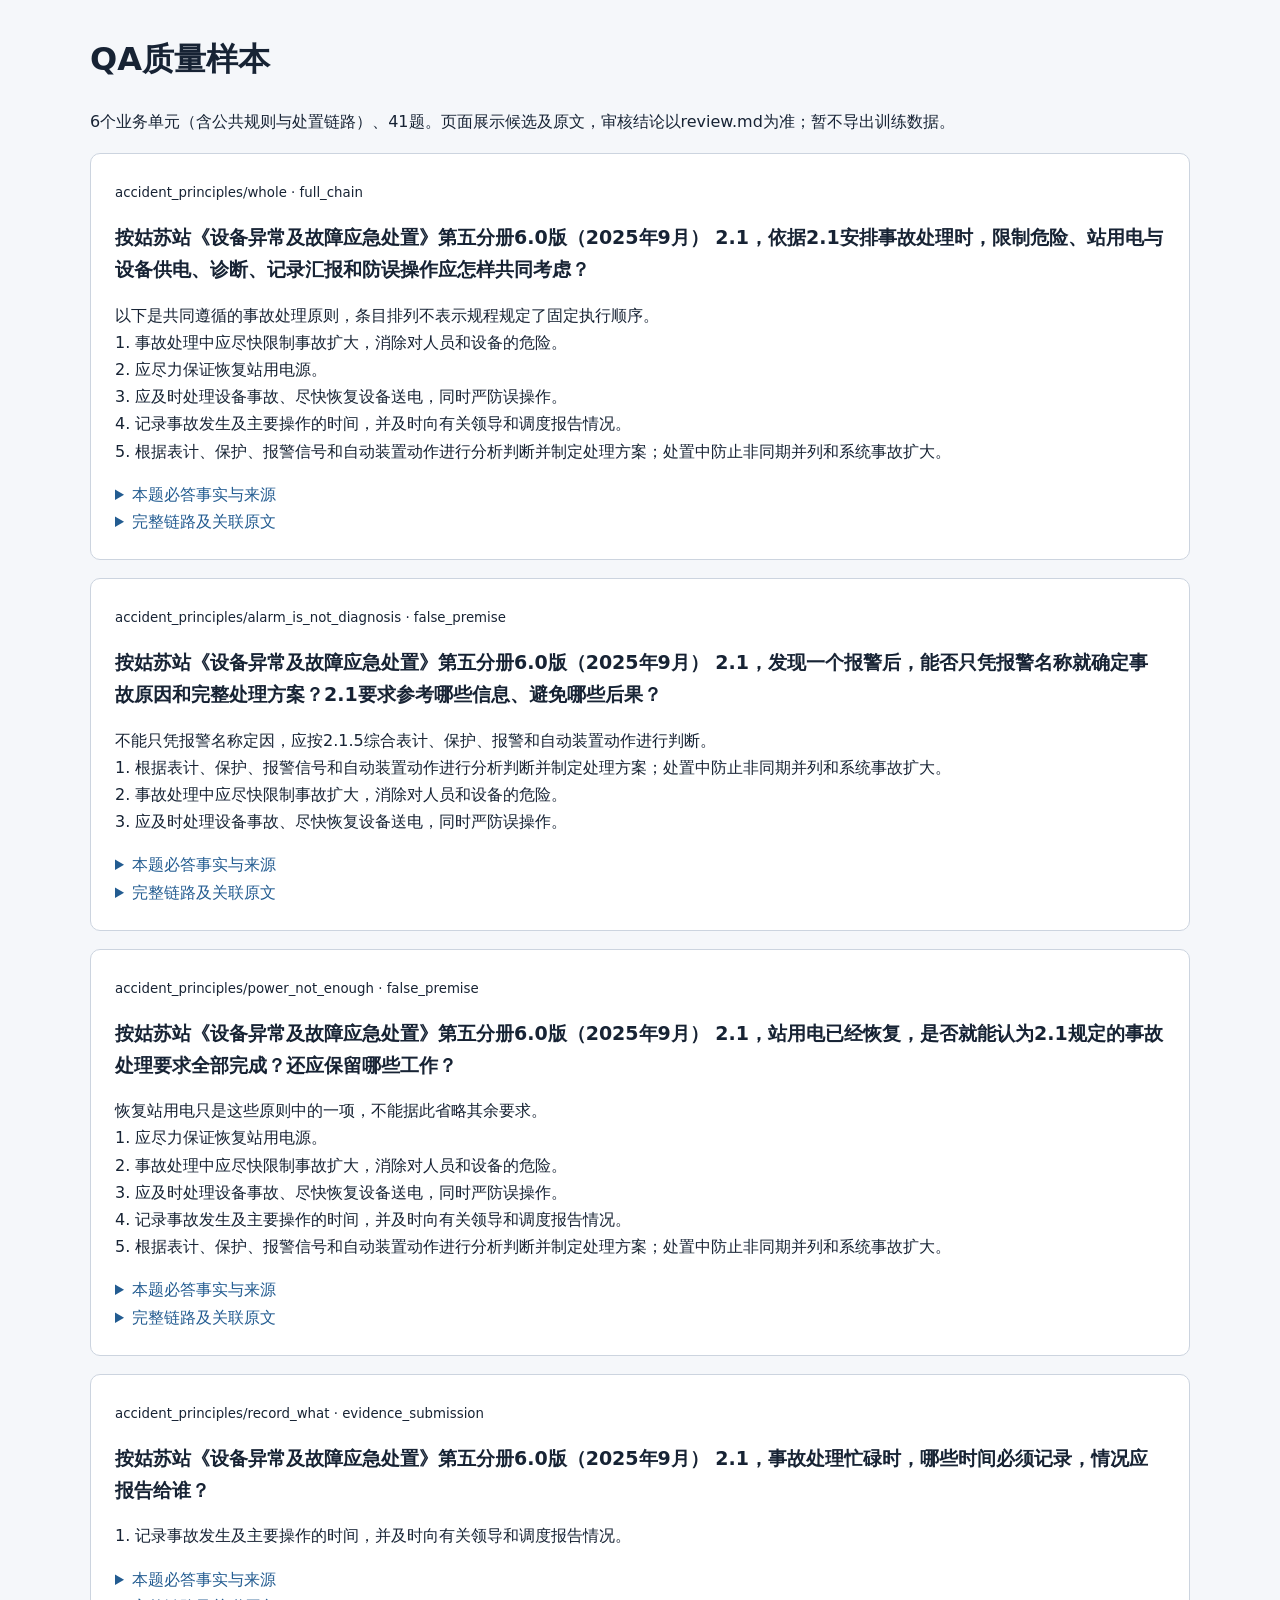
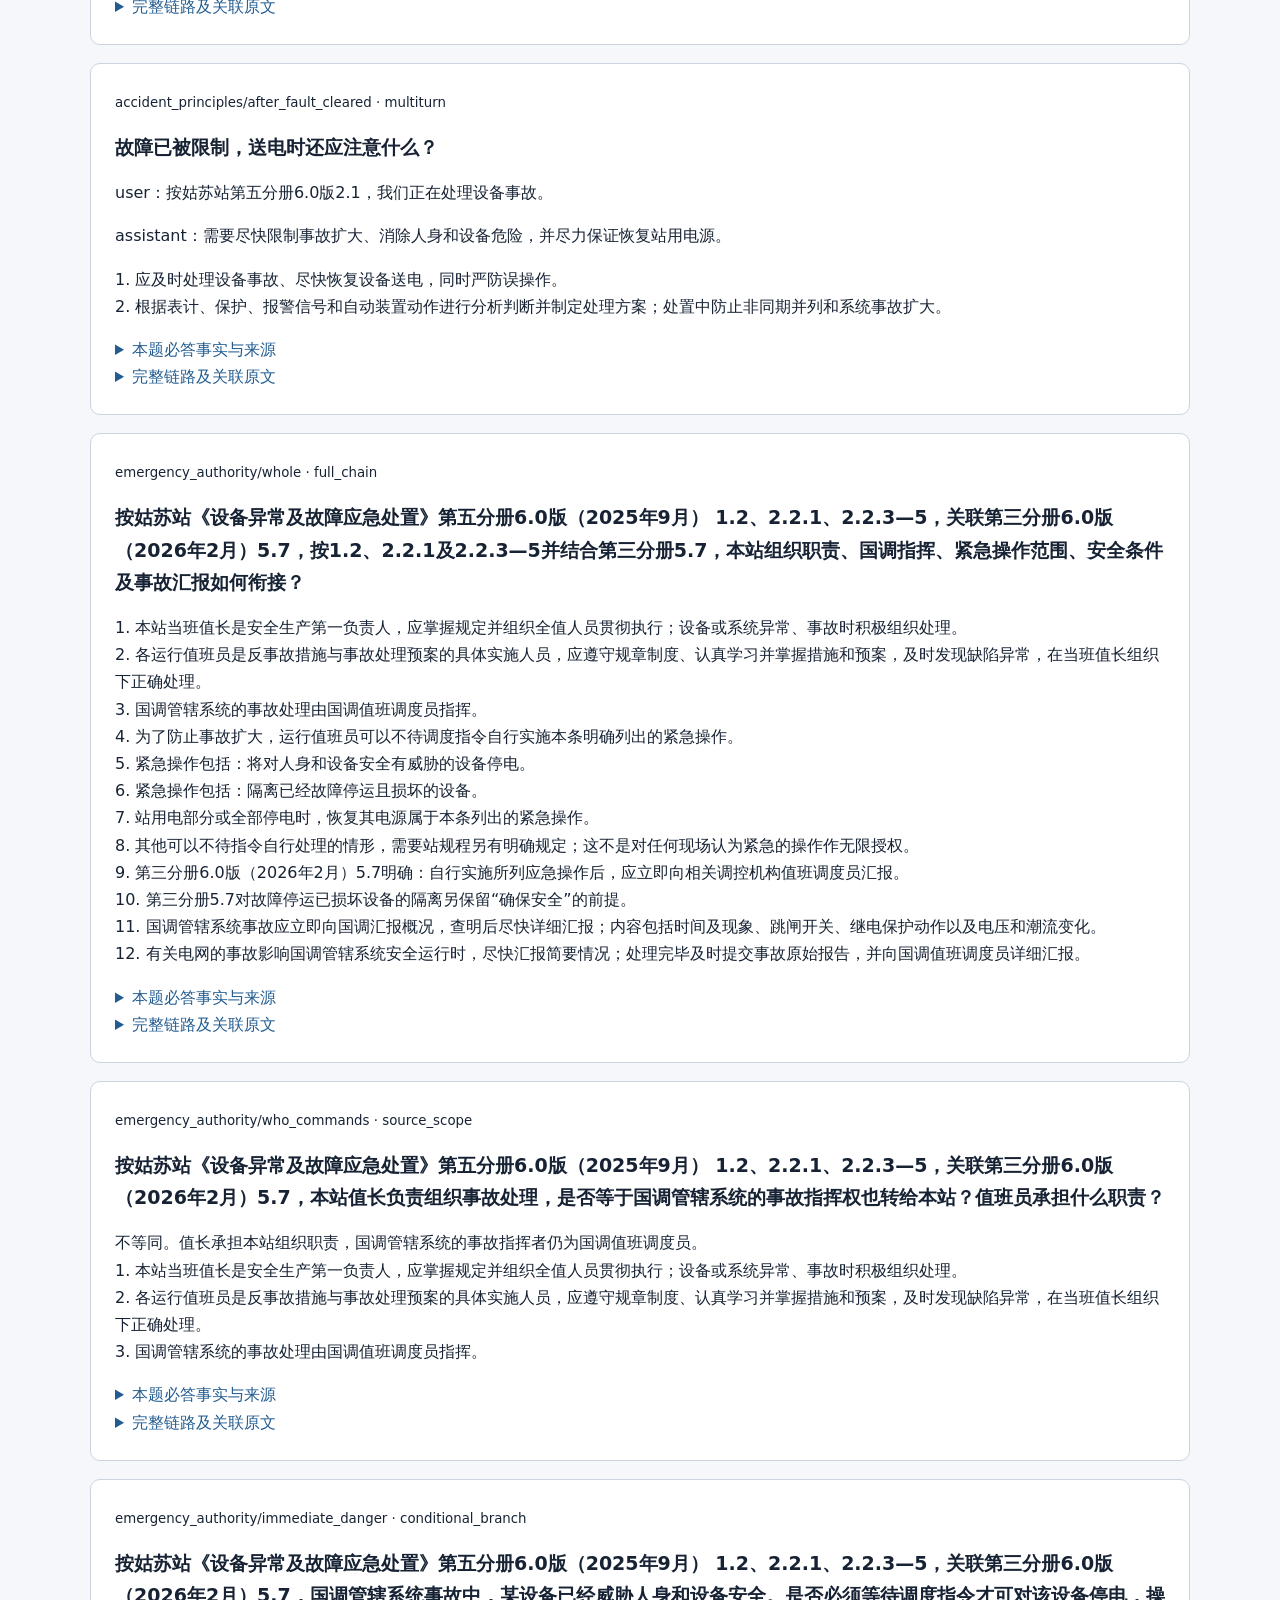
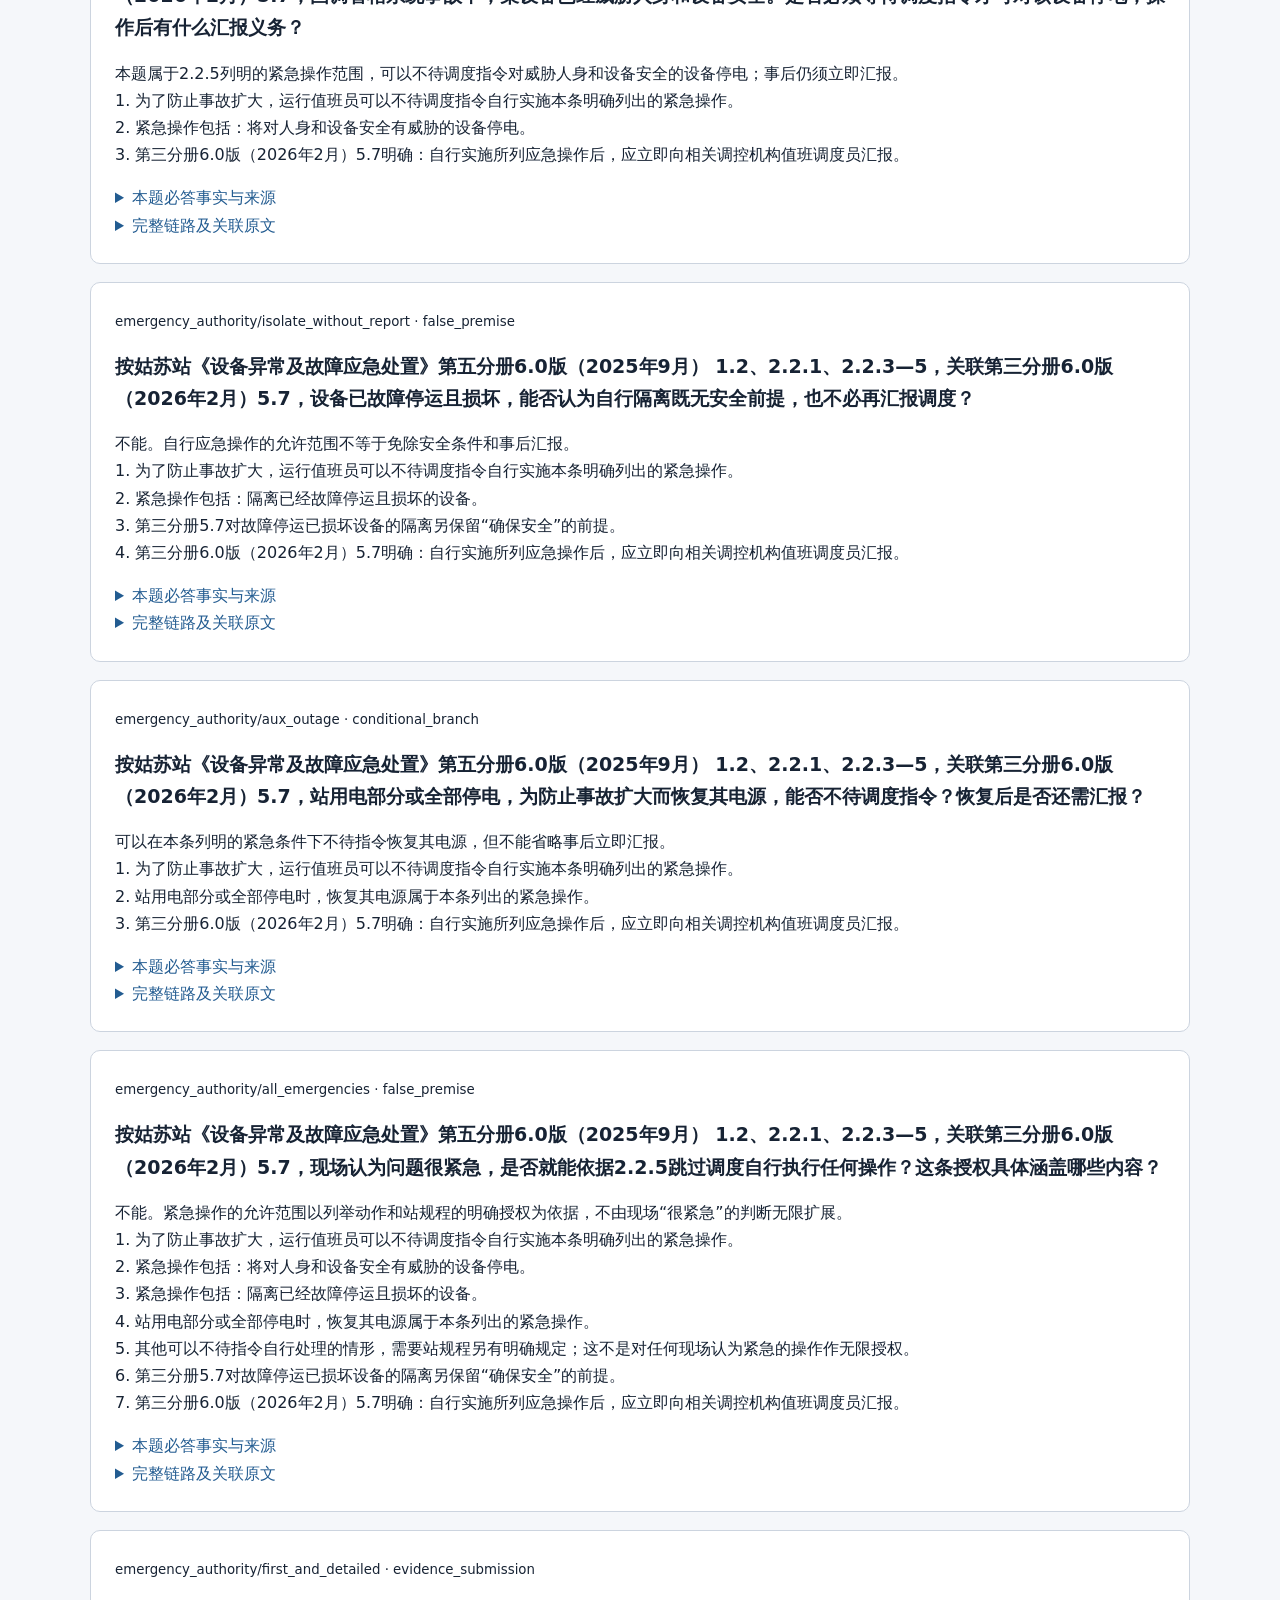
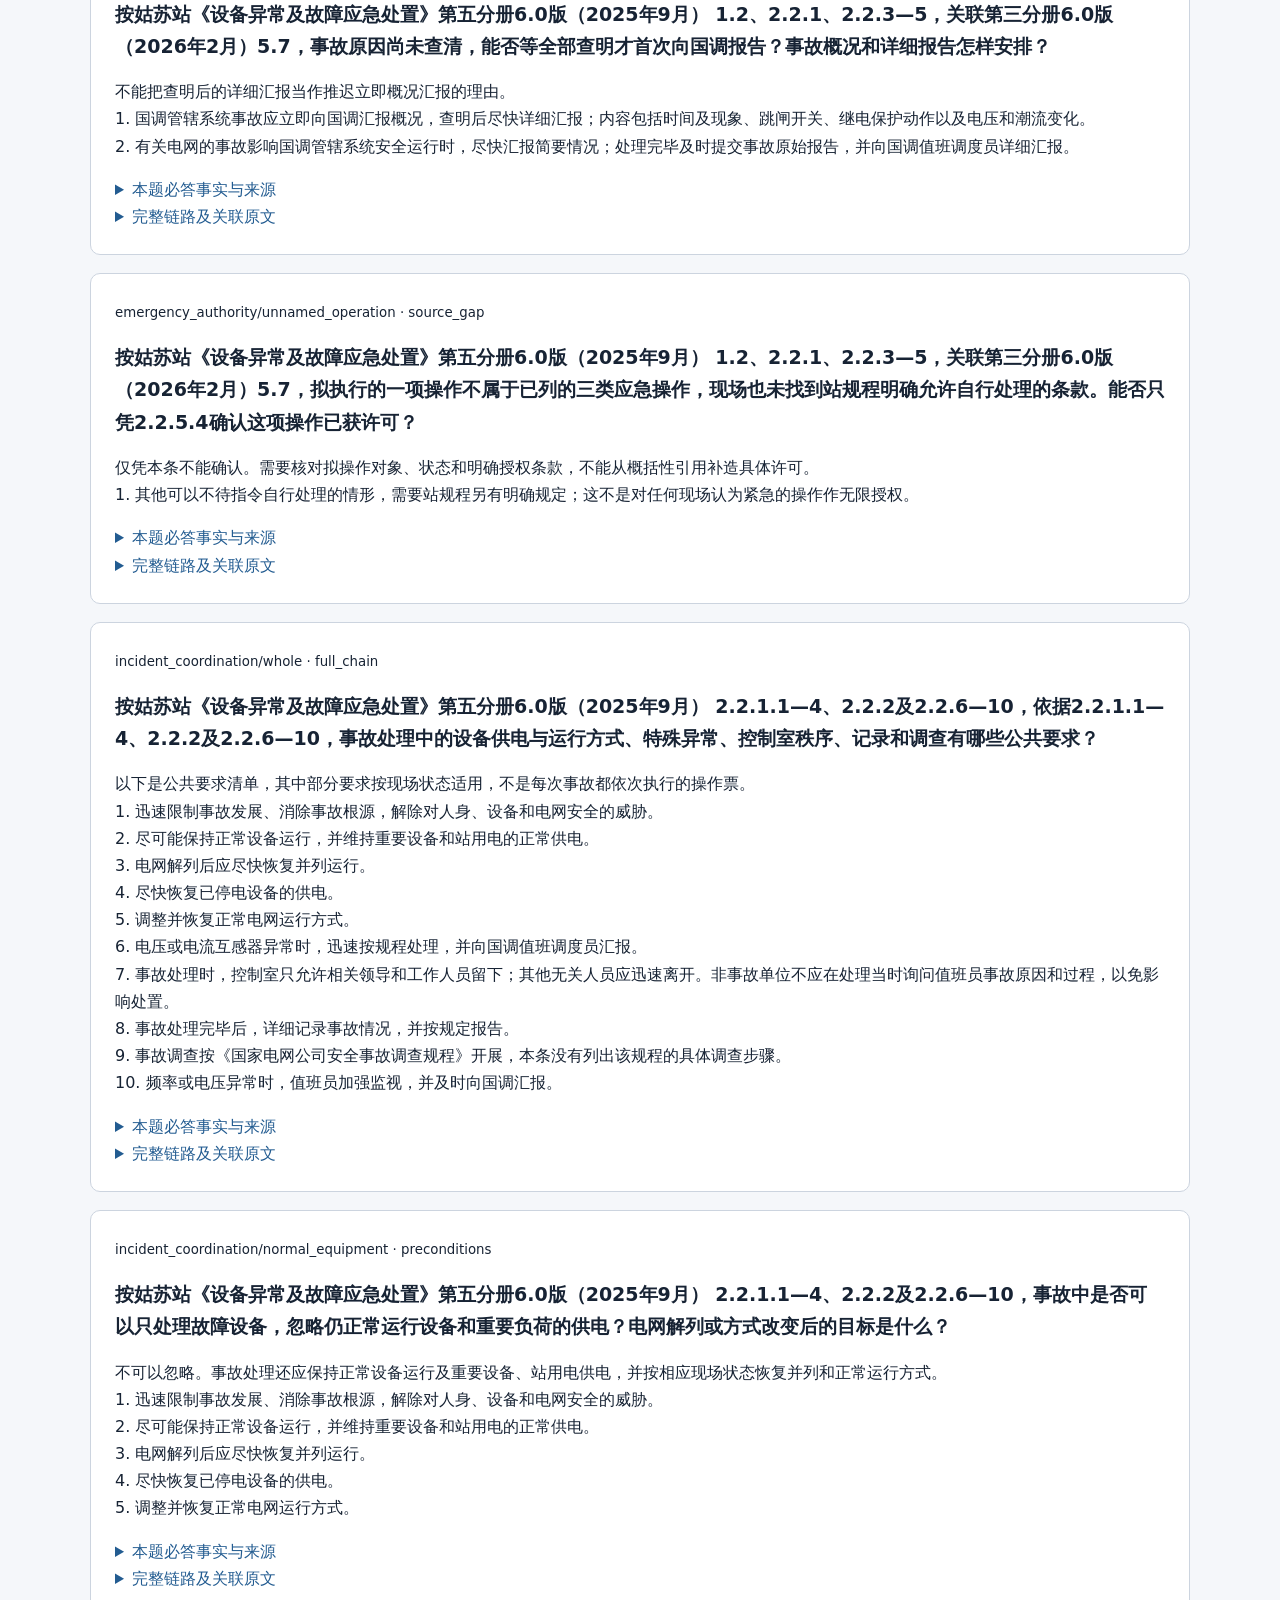
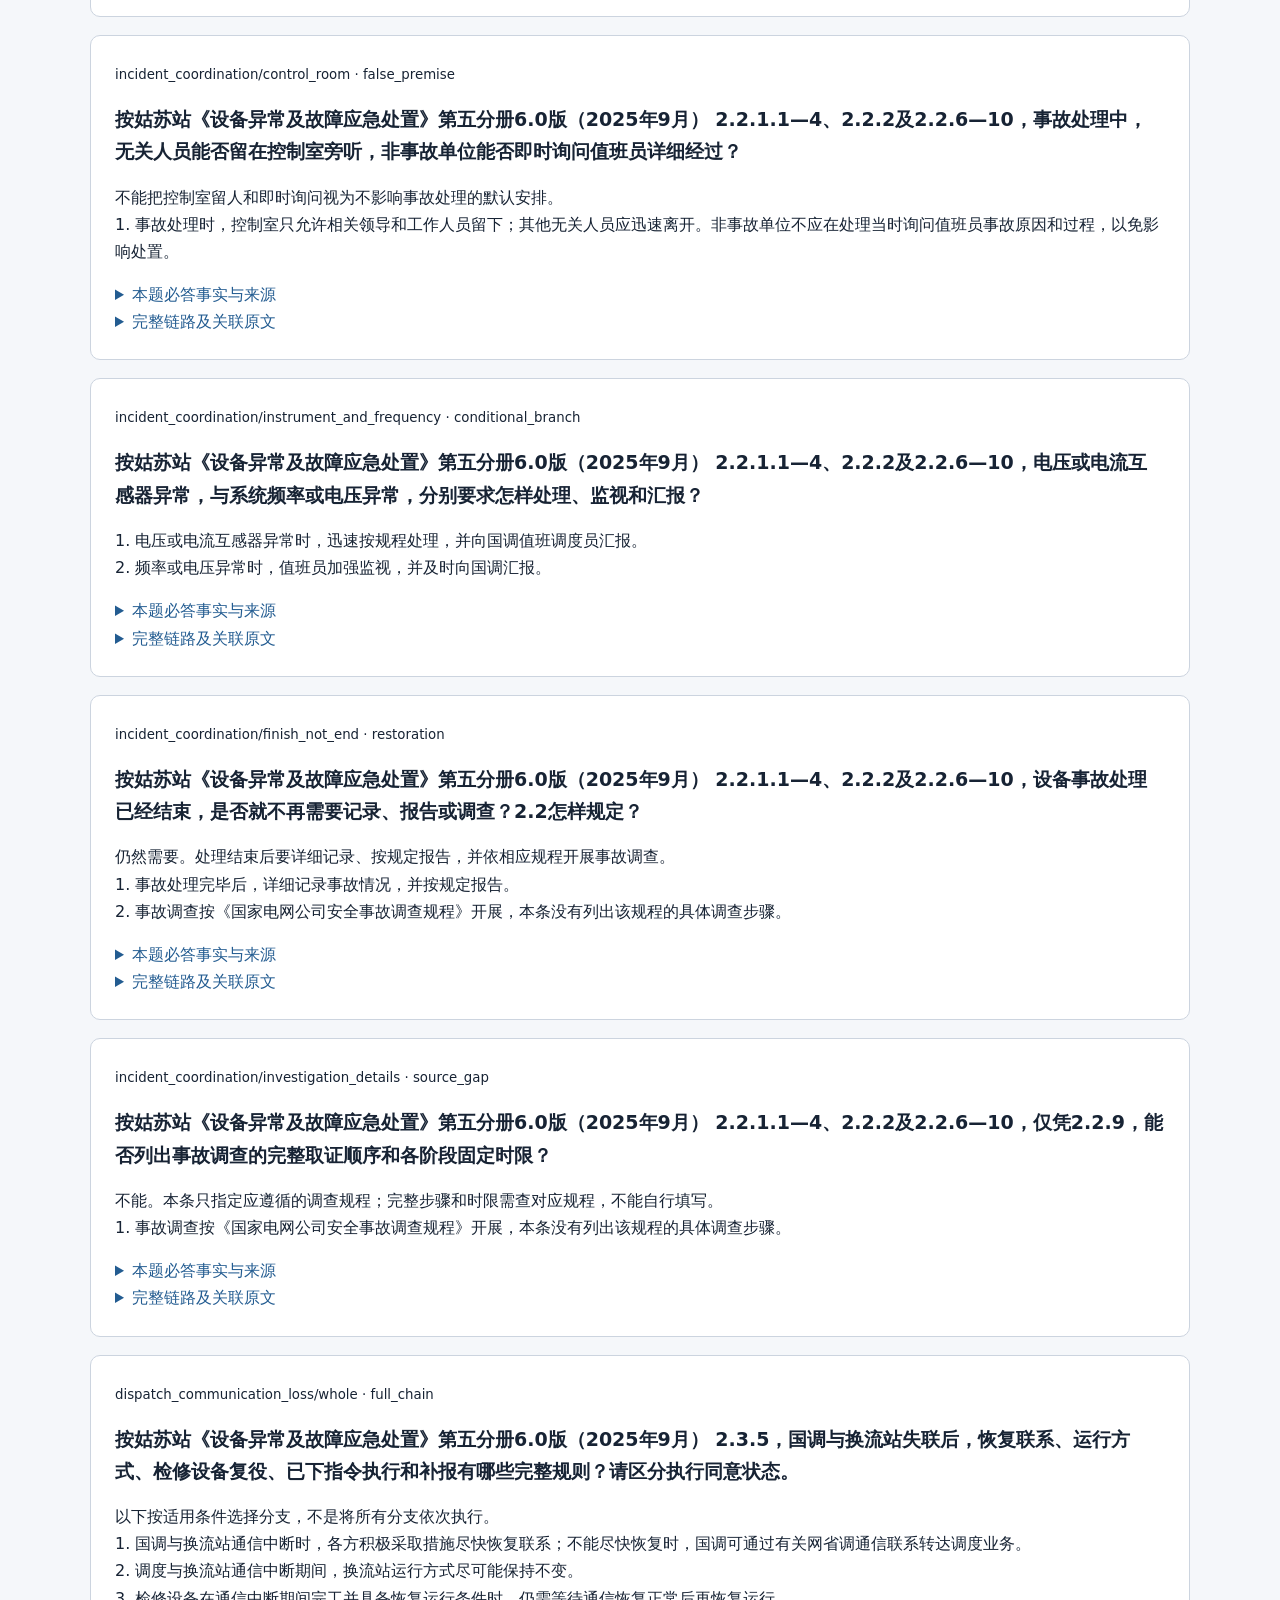
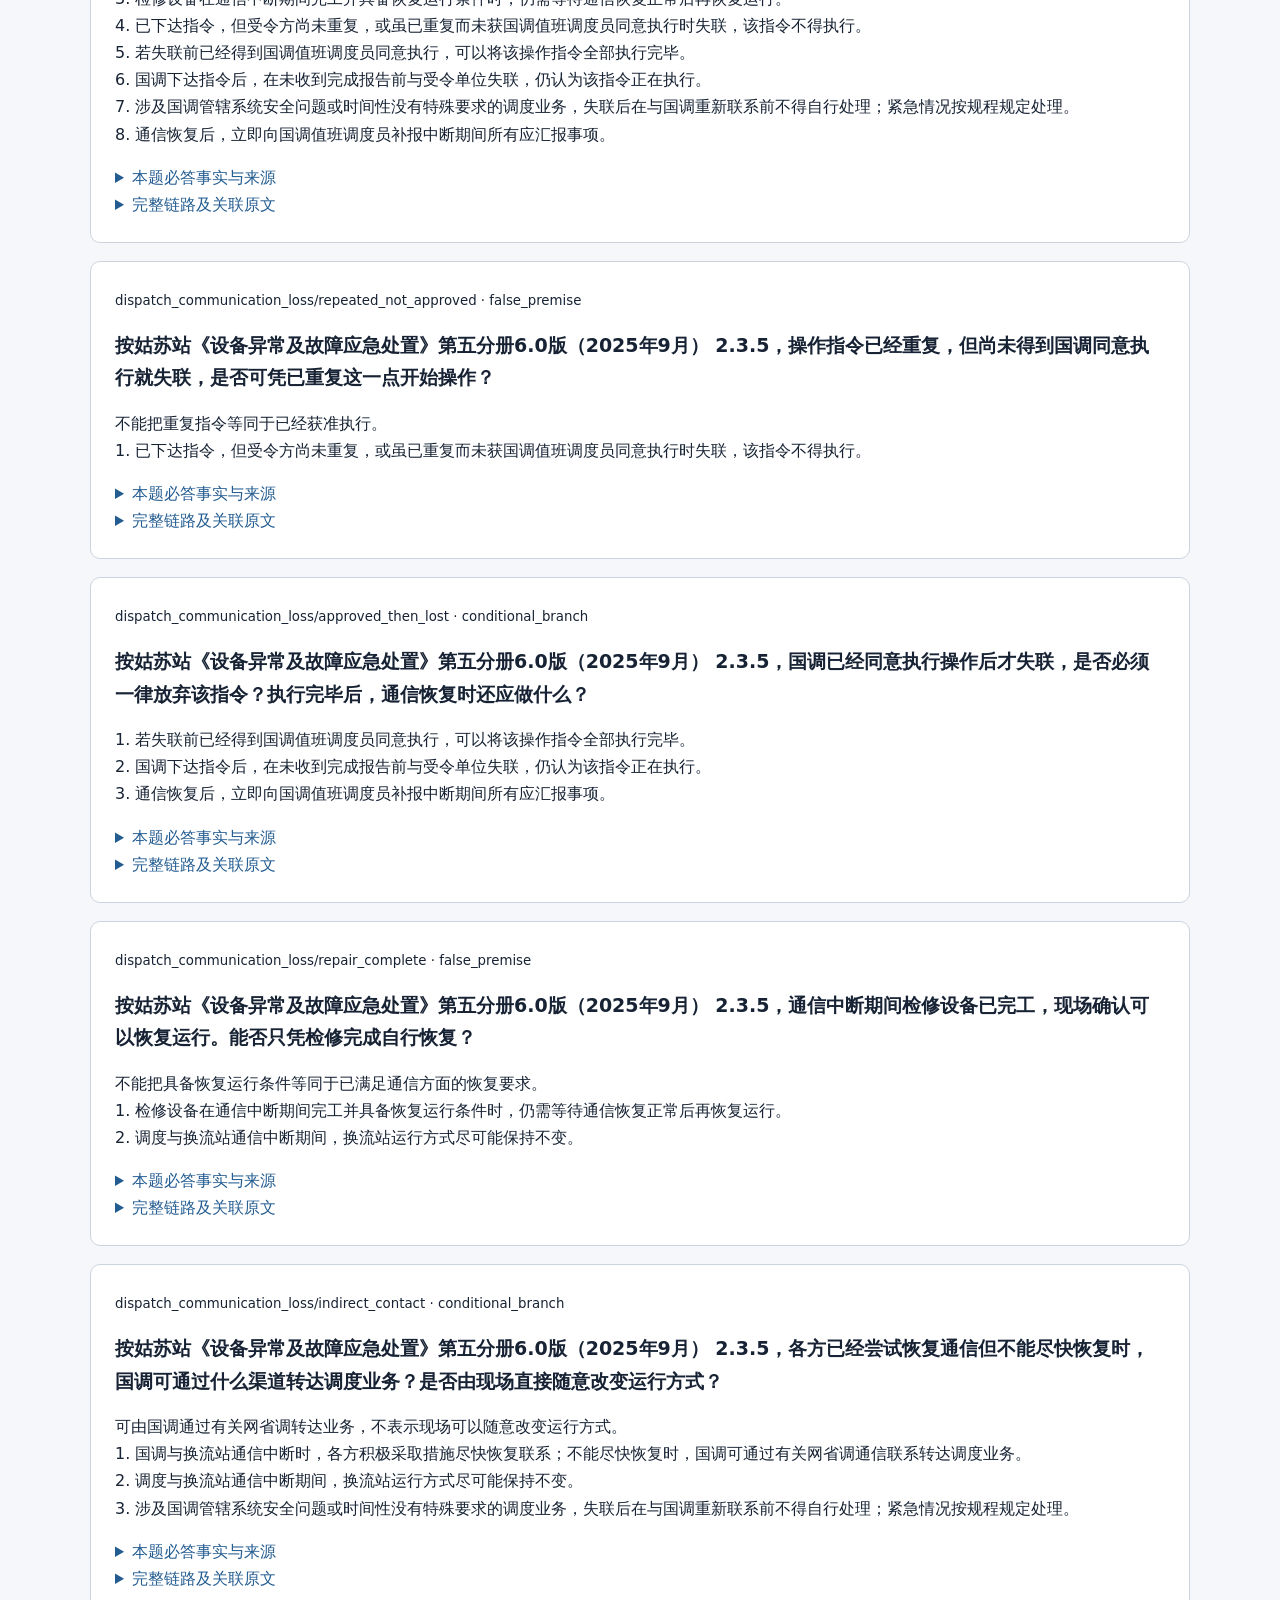
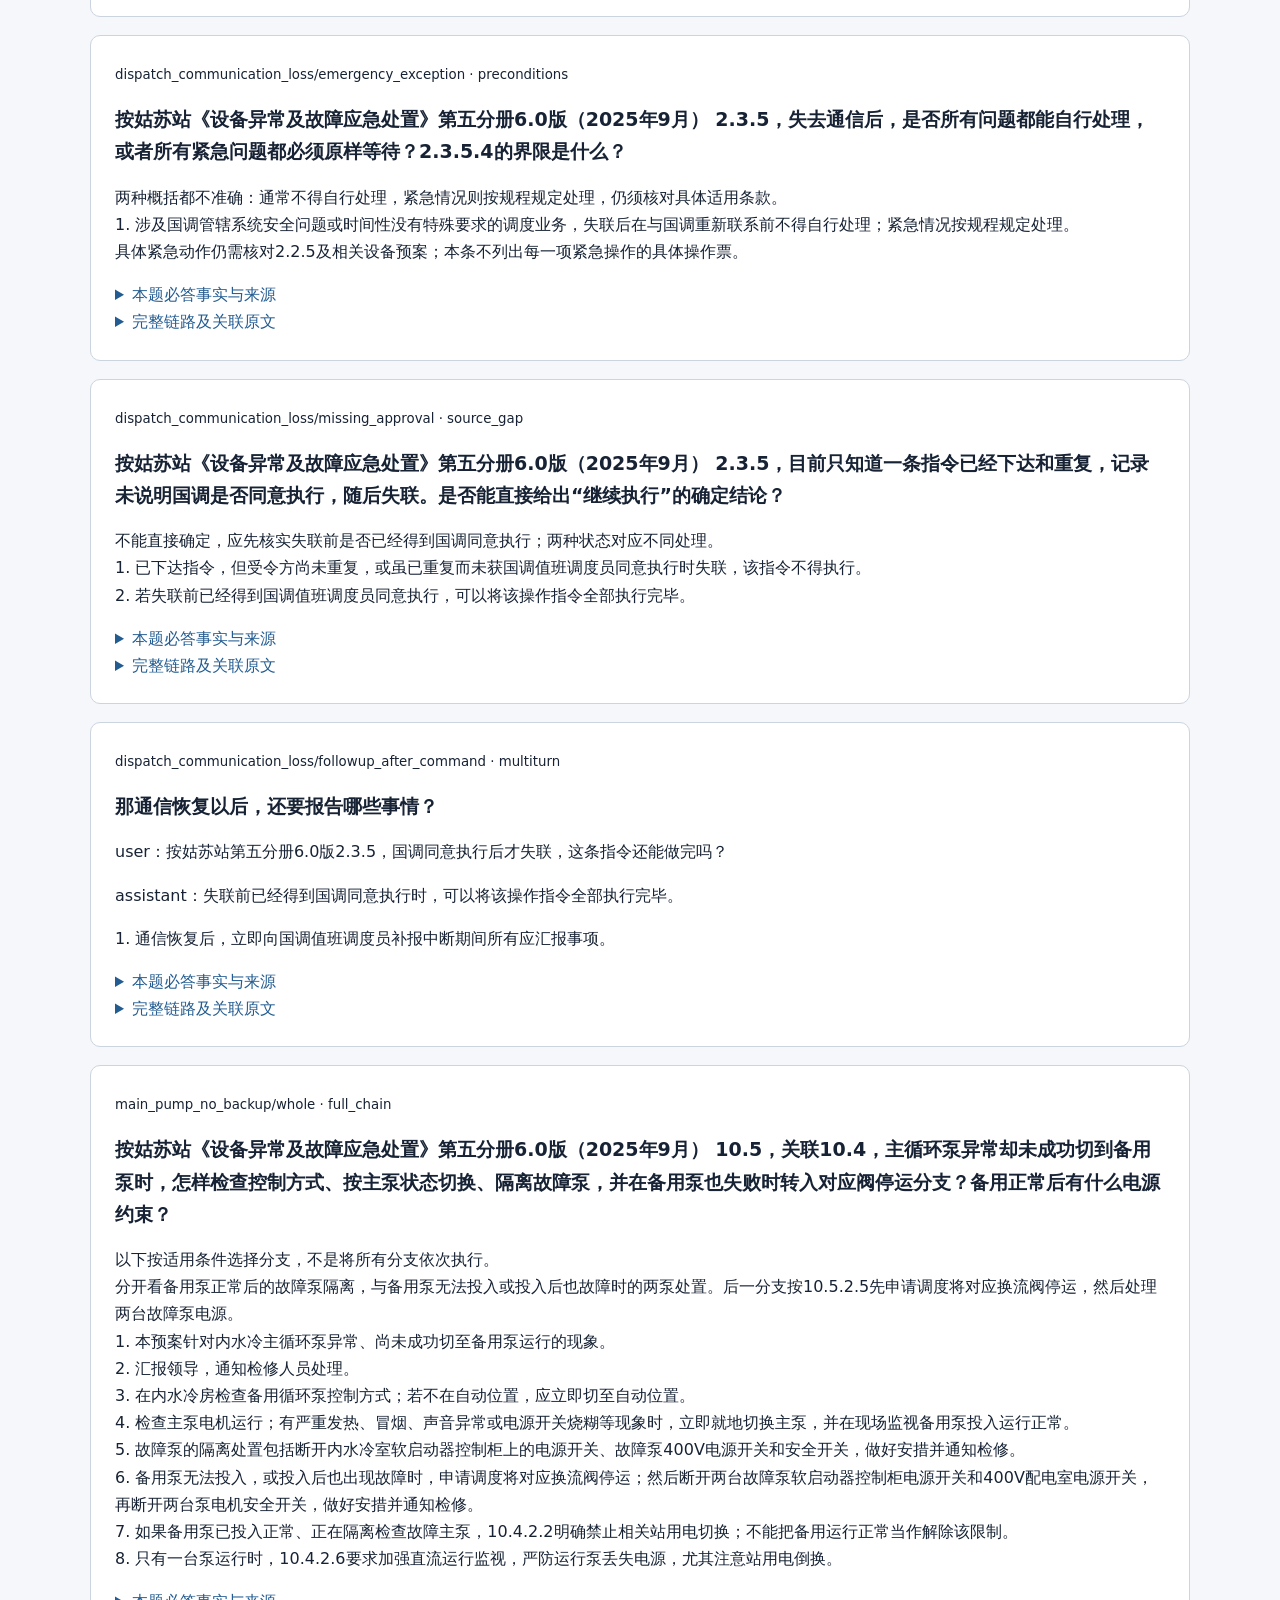
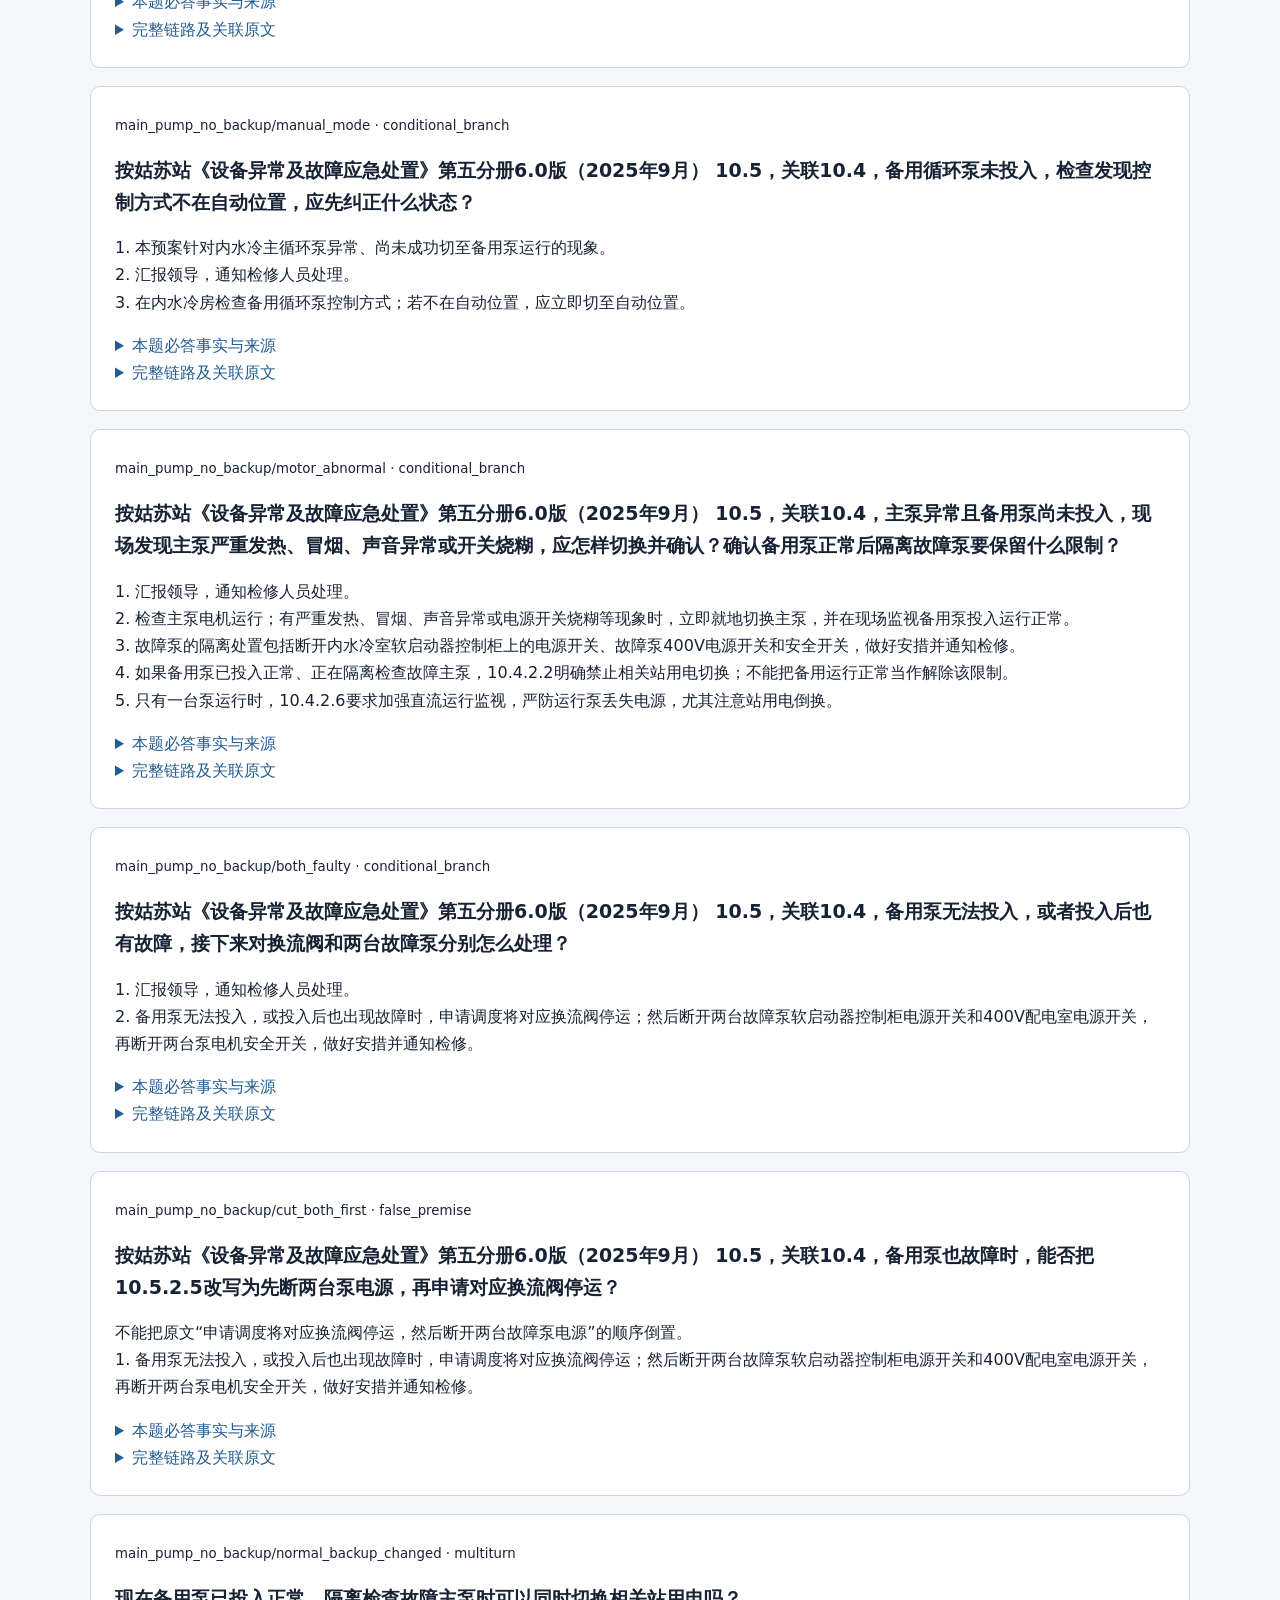
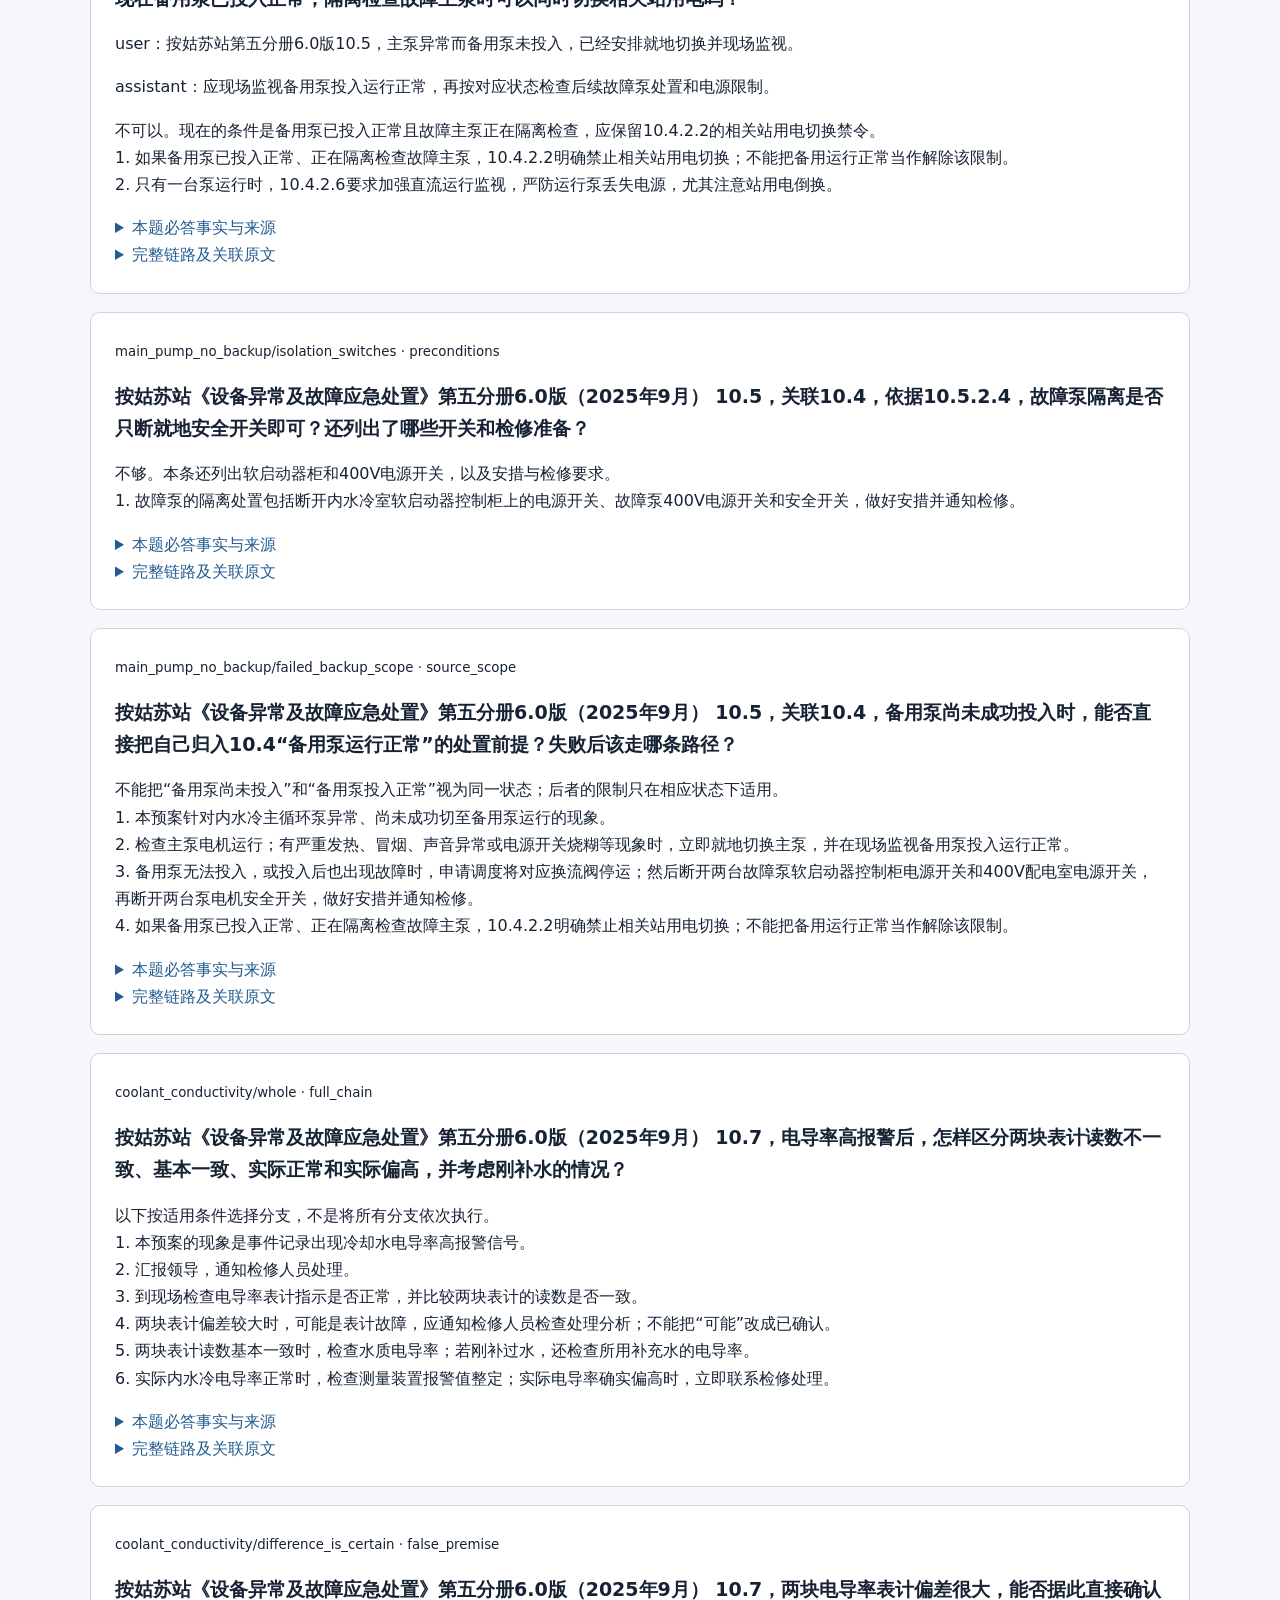
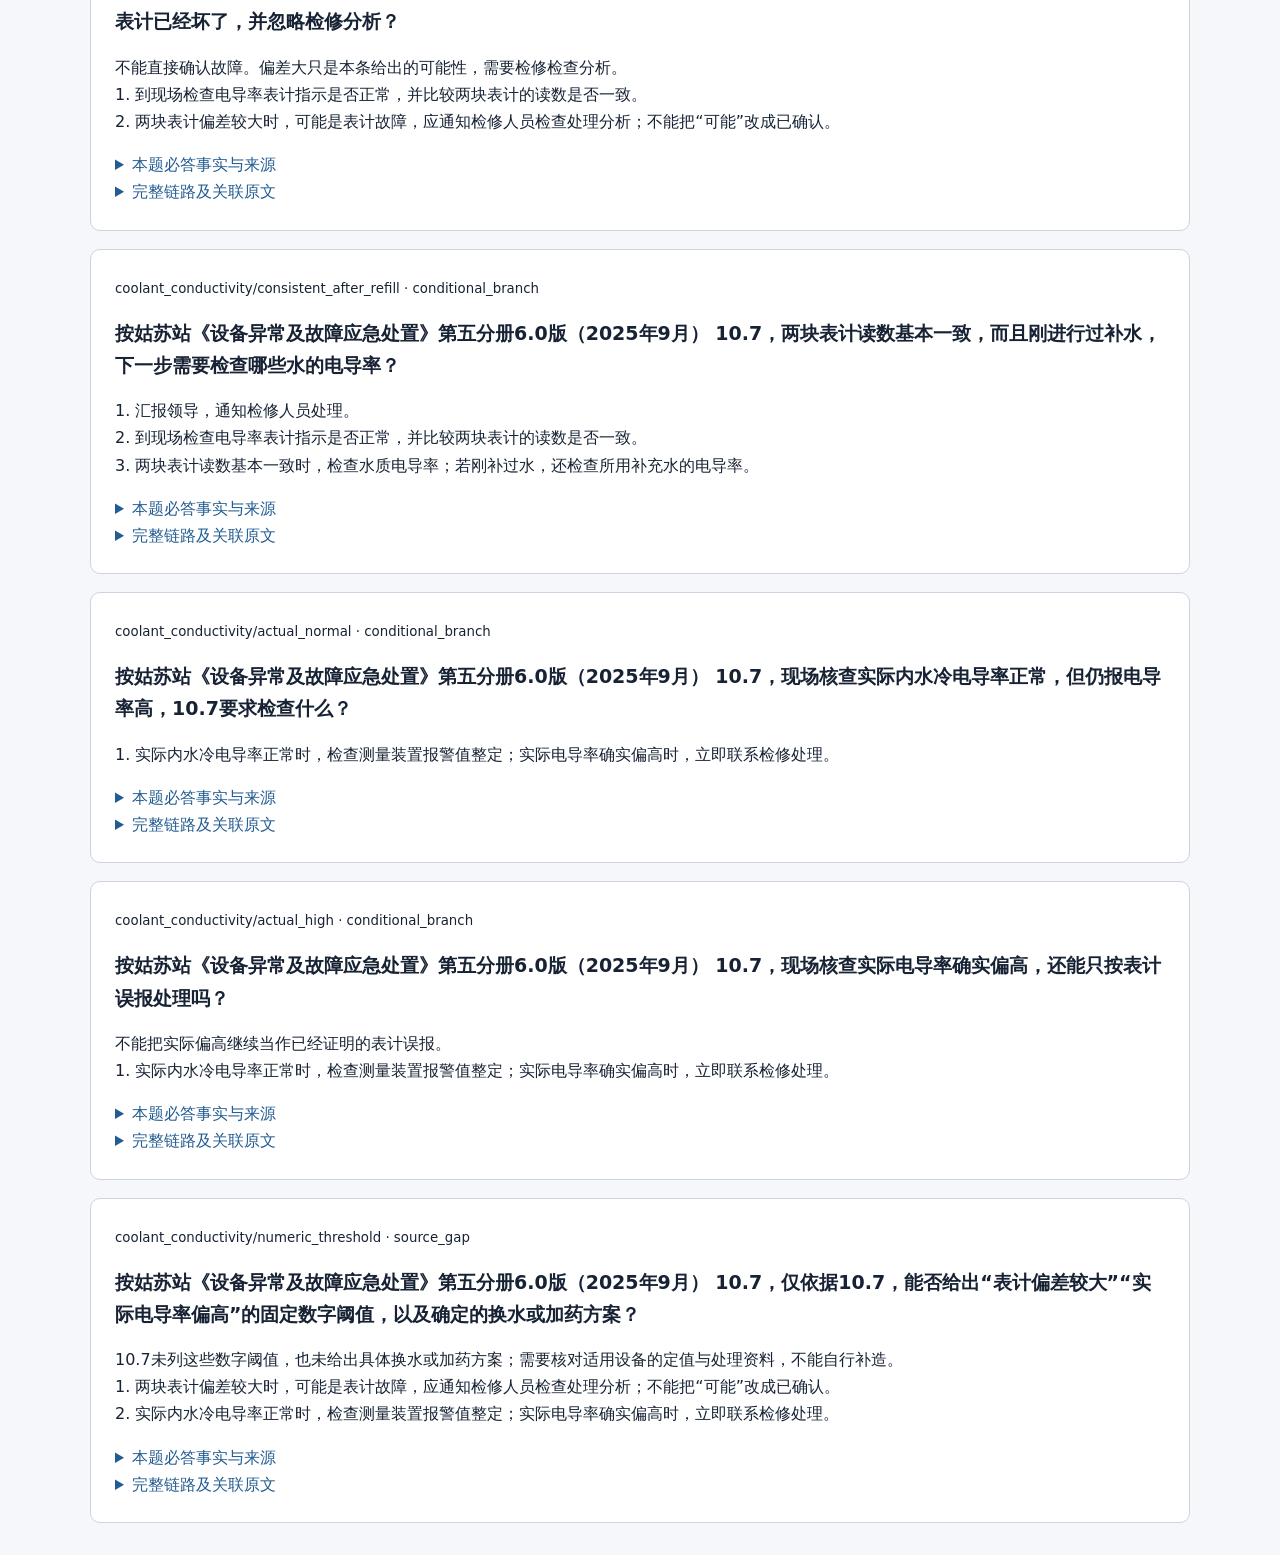
<file: data/qa/batches/20261008/batch03/index.html>
<!doctype html><html lang="zh-CN"><meta charset="utf-8"><title>QA质量样本</title>
<style>body{max-width:1100px;margin:32px auto;padding:0 20px;font:16px/1.7 system-ui;color:#172334;background:#f5f7fa}article{background:white;padding:24px;margin:18px 0;border:1px solid #ccd4df;border-radius:10px}h2{font-size:19px}pre{white-space:pre-wrap;overflow-wrap:anywhere;font:inherit}summary{cursor:pointer;color:#235c91}blockquote{border-left:3px solid #c6d2df;padding-left:14px;color:#465569}</style>
<h1>QA质量样本</h1><p>6个业务单元（含公共规则与处置链路）、41题。页面展示候选及原文，审核结论以review.md为准；暂不导出训练数据。</p><article><small>accident_principles/whole · full_chain</small><h2>按姑苏站《设备异常及故障应急处置》第五分册6.0版（2025年9月） 2.1，依据2.1安排事故处理时，限制危险、站用电与设备供电、诊断、记录汇报和防误操作应怎样共同考虑？</h2><pre>以下是共同遵循的事故处理原则，条目排列不表示规程规定了固定执行顺序。
1. 事故处理中应尽快限制事故扩大，消除对人员和设备的危险。
2. 应尽力保证恢复站用电源。
3. 应及时处理设备事故、尽快恢复设备送电，同时严防误操作。
4. 记录事故发生及主要操作的时间，并及时向有关领导和调度报告情况。
5. 根据表计、保护、报警信号和自动装置动作进行分析判断并制定处理方案；处置中防止非同期并列和系统事故扩大。</pre><details><summary>本题必答事实与来源</summary><ol><li><b>limit</b> 事故处理中应尽快限制事故扩大，消除对人员和设备的危险。<blockquote>2.1.1尽快限制事故扩大，消除人身及设备危险。</blockquote></li><li><b>station_supply</b> 应尽力保证恢复站用电源。<blockquote>2.1.2尽力保证恢复站用电源。</blockquote></li><li><b>restore_without_misoperation</b> 应及时处理设备事故、尽快恢复设备送电，同时严防误操作。<blockquote>2.1.3及时处理设备事故，尽快恢复设备送电，处理事故时，严防误操作。</blockquote></li><li><b>record_report</b> 记录事故发生及主要操作的时间，并及时向有关领导和调度报告情况。<blockquote>2.1.4事故发生和主要操作的时间应做记录，及时将情况报告有关领导和调</blockquote></li><li><b>diagnostic_basis</b> 根据表计、保护、报警信号和自动装置动作进行分析判断并制定处理方案；处置中防止非同期并列和系统事故扩大。<blockquote>2.1.5事故发生时应根据表计、保护、报警信号及自动装置动作情况，进行</blockquote></li></ol></details><details><summary>完整链路及关联原文</summary><p><b>d_98d56bcdf4e49412/page11:140:213</b></p><pre>1.2.1 姑苏换流站当班值长是安全生产的第一负责人，应熟练掌握并组织全值人员贯彻执行
本规定，在设备、系统出现异常或事故时，应积极组织处理。

</pre><p><b>d_98d56bcdf4e49412/page11:213:348</b></p><pre>1.2.2 各运行值班员是反事故措施和事故处理预案的具体实施人员，要严格遵守各项规章制
度，认真学习并熟练掌握换流站反事故措施和事故处理预案，及时发现设备缺陷和异常情况，
在当班值长的组织下及时正确地进行事故处理。




                     1
</pre><p><b>d_98d56bcdf4e49412/page12:245:292</b></p><pre>2.2.1 国调值班调度员是国调管辖系统事故处理的指挥者。事故处理时，运行值班人员应做
到：
</pre><p><b>d_98d56bcdf4e49412/page12:292:341</b></p><pre>     2.2.1.1   迅速限制事故发展，消除事故根源，解除对人身、设备和电网安全的威胁。
</pre><p><b>d_98d56bcdf4e49412/page12:341:390</b></p><pre>     2.2.1.2   用一切可能的方法保持正常设备的运行和对重要设备及站用电的正常供电。
</pre><p><b>d_98d56bcdf4e49412/page12:390:421</b></p><pre>     2.2.1.3   电网解列后要尽快恢复并列运行。
</pre><p><b>d_98d56bcdf4e49412/page12:421:452</b></p><pre>     2.2.1.4   尽快恢复对已停电的设备供电。

</pre><p><b>d_98d56bcdf4e49412/page12:452:473</b></p><pre>2.2.2 调整并恢复正常电网运行方式。
</pre><p><b>d_98d56bcdf4e49412/page12:473:572</b></p><pre>2.2.3 当有关电网发生影响国调管辖系统安全运行的事故时，运行值班员应尽快将事故简要
情况汇报国调值班调度员；事故处理完毕后，运行值班员应及时提交事故原始报告并向国调
值班调度员汇报详细情况。

</pre><p><b>d_98d56bcdf4e49412/page12:572:669</b></p><pre>2.2.4 国调管辖系统发生事故时，运行值班员应立即向国调汇报事故概况，在查明情况后，
应尽快详细汇报。汇报内容应包括事故发生的时间及现象、跳闸开关、继电保护动作情况及
电压、潮流的变化等。

</pre><p><b>d_98d56bcdf4e49412/page12:669:706</b></p><pre>2.2.5 为防止事故扩大，运行值班员可不待调度指令自行进行以下紧急操作
</pre><p><b>d_98d56bcdf4e49412/page12:706:739</b></p><pre>     2.2.5.1   对人身和设备安全有威胁的设备停电。
</pre><p><b>d_98d56bcdf4e49412/page12:739:769</b></p><pre>     2.2.5.2   将故障停运已损坏的设备隔离。
</pre><p><b>d_98d56bcdf4e49412/page12:769:804</b></p><pre>     2.2.5.3   当站用电部分或全部停电时，恢复其电源。
</pre><p><b>d_98d56bcdf4e49412/page12:804:841</b></p><pre>     2.2.5.4   站规程中规定可以不待调度指令自行处理者。

</pre><p><b>d_98d56bcdf4e49412/page12:841:894</b></p><pre>2.2.6 电压互感器或电流互感器发生异常情况时，应迅速按规程规定进行处理，并向国调值
班调度员汇报。

</pre><p><b>d_98d56bcdf4e49412/page12:894:969</b></p><pre>2.2.7 事故处理时，只允许与事故处理有关的领导和工作人员留在控制室内，其他无关人员

                            2
</pre><p><b>d_98d56bcdf4e49412/page13:0:48</b></p><pre>应迅速离开；非事故单位不应在事故处理当时向运行值班员询问事故原因和过程，以免影响
事故处理。

</pre><p><b>d_98d56bcdf4e49412/page13:48:81</b></p><pre>2.2.8 事故处理完毕后，应将事故情况详细记录，并按规定报告。
</pre><p><b>d_98d56bcdf4e49412/page13:81:114</b></p><pre>2.2.9 事故调查工作按《国家电网公司安全事故调查规程》进行。
</pre><p><b>d_98d56bcdf4e49412/page13:114:155</b></p><pre>2.2.10 频率、电压发生异常情况时，运行值班员应加强监视，及时向国调汇报。

</pre><p><b>d_98d56bcdf4e49412/page12:44:70</b></p><pre>2.1.1 尽快限制事故扩大，消除人身及设备危险。
</pre><p><b>d_98d56bcdf4e49412/page12:70:88</b></p><pre>2.1.2 尽力保证恢复站用电源。
</pre><p><b>d_98d56bcdf4e49412/page12:88:125</b></p><pre>2.1.3 及时处理设备事故，尽快恢复设备送电，处理事故时，严防误操作。
</pre><p><b>d_98d56bcdf4e49412/page12:125:164</b></p><pre>2.1.4 事故发生和主要操作的时间应做记录，及时将情况报告有关领导和调度。
</pre><p><b>d_98d56bcdf4e49412/page12:164:234</b></p><pre>2.1.5 事故发生时应根据表计、保护、报警信号及自动装置动作情况，进行分析判断，做出
处理方案，处理中防止非同期并列和系统事故扩大。


</pre></details></article><article><small>accident_principles/alarm_is_not_diagnosis · false_premise</small><h2>按姑苏站《设备异常及故障应急处置》第五分册6.0版（2025年9月） 2.1，发现一个报警后，能否只凭报警名称就确定事故原因和完整处理方案？2.1要求参考哪些信息、避免哪些后果？</h2><pre>不能只凭报警名称定因，应按2.1.5综合表计、保护、报警和自动装置动作进行判断。
1. 根据表计、保护、报警信号和自动装置动作进行分析判断并制定处理方案；处置中防止非同期并列和系统事故扩大。
2. 事故处理中应尽快限制事故扩大，消除对人员和设备的危险。
3. 应及时处理设备事故、尽快恢复设备送电，同时严防误操作。</pre><details><summary>本题必答事实与来源</summary><ol><li><b>diagnostic_basis</b> 根据表计、保护、报警信号和自动装置动作进行分析判断并制定处理方案；处置中防止非同期并列和系统事故扩大。<blockquote>2.1.5事故发生时应根据表计、保护、报警信号及自动装置动作情况，进行</blockquote></li><li><b>limit</b> 事故处理中应尽快限制事故扩大，消除对人员和设备的危险。<blockquote>2.1.1尽快限制事故扩大，消除人身及设备危险。</blockquote></li><li><b>restore_without_misoperation</b> 应及时处理设备事故、尽快恢复设备送电，同时严防误操作。<blockquote>2.1.3及时处理设备事故，尽快恢复设备送电，处理事故时，严防误操作。</blockquote></li></ol></details><details><summary>完整链路及关联原文</summary><p><b>d_98d56bcdf4e49412/page11:140:213</b></p><pre>1.2.1 姑苏换流站当班值长是安全生产的第一负责人，应熟练掌握并组织全值人员贯彻执行
本规定，在设备、系统出现异常或事故时，应积极组织处理。

</pre><p><b>d_98d56bcdf4e49412/page11:213:348</b></p><pre>1.2.2 各运行值班员是反事故措施和事故处理预案的具体实施人员，要严格遵守各项规章制
度，认真学习并熟练掌握换流站反事故措施和事故处理预案，及时发现设备缺陷和异常情况，
在当班值长的组织下及时正确地进行事故处理。




                     1
</pre><p><b>d_98d56bcdf4e49412/page12:245:292</b></p><pre>2.2.1 国调值班调度员是国调管辖系统事故处理的指挥者。事故处理时，运行值班人员应做
到：
</pre><p><b>d_98d56bcdf4e49412/page12:292:341</b></p><pre>     2.2.1.1   迅速限制事故发展，消除事故根源，解除对人身、设备和电网安全的威胁。
</pre><p><b>d_98d56bcdf4e49412/page12:341:390</b></p><pre>     2.2.1.2   用一切可能的方法保持正常设备的运行和对重要设备及站用电的正常供电。
</pre><p><b>d_98d56bcdf4e49412/page12:390:421</b></p><pre>     2.2.1.3   电网解列后要尽快恢复并列运行。
</pre><p><b>d_98d56bcdf4e49412/page12:421:452</b></p><pre>     2.2.1.4   尽快恢复对已停电的设备供电。

</pre><p><b>d_98d56bcdf4e49412/page12:452:473</b></p><pre>2.2.2 调整并恢复正常电网运行方式。
</pre><p><b>d_98d56bcdf4e49412/page12:473:572</b></p><pre>2.2.3 当有关电网发生影响国调管辖系统安全运行的事故时，运行值班员应尽快将事故简要
情况汇报国调值班调度员；事故处理完毕后，运行值班员应及时提交事故原始报告并向国调
值班调度员汇报详细情况。

</pre><p><b>d_98d56bcdf4e49412/page12:572:669</b></p><pre>2.2.4 国调管辖系统发生事故时，运行值班员应立即向国调汇报事故概况，在查明情况后，
应尽快详细汇报。汇报内容应包括事故发生的时间及现象、跳闸开关、继电保护动作情况及
电压、潮流的变化等。

</pre><p><b>d_98d56bcdf4e49412/page12:669:706</b></p><pre>2.2.5 为防止事故扩大，运行值班员可不待调度指令自行进行以下紧急操作
</pre><p><b>d_98d56bcdf4e49412/page12:706:739</b></p><pre>     2.2.5.1   对人身和设备安全有威胁的设备停电。
</pre><p><b>d_98d56bcdf4e49412/page12:739:769</b></p><pre>     2.2.5.2   将故障停运已损坏的设备隔离。
</pre><p><b>d_98d56bcdf4e49412/page12:769:804</b></p><pre>     2.2.5.3   当站用电部分或全部停电时，恢复其电源。
</pre><p><b>d_98d56bcdf4e49412/page12:804:841</b></p><pre>     2.2.5.4   站规程中规定可以不待调度指令自行处理者。

</pre><p><b>d_98d56bcdf4e49412/page12:841:894</b></p><pre>2.2.6 电压互感器或电流互感器发生异常情况时，应迅速按规程规定进行处理，并向国调值
班调度员汇报。

</pre><p><b>d_98d56bcdf4e49412/page12:894:969</b></p><pre>2.2.7 事故处理时，只允许与事故处理有关的领导和工作人员留在控制室内，其他无关人员

                            2
</pre><p><b>d_98d56bcdf4e49412/page13:0:48</b></p><pre>应迅速离开；非事故单位不应在事故处理当时向运行值班员询问事故原因和过程，以免影响
事故处理。

</pre><p><b>d_98d56bcdf4e49412/page13:48:81</b></p><pre>2.2.8 事故处理完毕后，应将事故情况详细记录，并按规定报告。
</pre><p><b>d_98d56bcdf4e49412/page13:81:114</b></p><pre>2.2.9 事故调查工作按《国家电网公司安全事故调查规程》进行。
</pre><p><b>d_98d56bcdf4e49412/page13:114:155</b></p><pre>2.2.10 频率、电压发生异常情况时，运行值班员应加强监视，及时向国调汇报。

</pre><p><b>d_98d56bcdf4e49412/page12:44:70</b></p><pre>2.1.1 尽快限制事故扩大，消除人身及设备危险。
</pre><p><b>d_98d56bcdf4e49412/page12:70:88</b></p><pre>2.1.2 尽力保证恢复站用电源。
</pre><p><b>d_98d56bcdf4e49412/page12:88:125</b></p><pre>2.1.3 及时处理设备事故，尽快恢复设备送电，处理事故时，严防误操作。
</pre><p><b>d_98d56bcdf4e49412/page12:125:164</b></p><pre>2.1.4 事故发生和主要操作的时间应做记录，及时将情况报告有关领导和调度。
</pre><p><b>d_98d56bcdf4e49412/page12:164:234</b></p><pre>2.1.5 事故发生时应根据表计、保护、报警信号及自动装置动作情况，进行分析判断，做出
处理方案，处理中防止非同期并列和系统事故扩大。


</pre></details></article><article><small>accident_principles/power_not_enough · false_premise</small><h2>按姑苏站《设备异常及故障应急处置》第五分册6.0版（2025年9月） 2.1，站用电已经恢复，是否就能认为2.1规定的事故处理要求全部完成？还应保留哪些工作？</h2><pre>恢复站用电只是这些原则中的一项，不能据此省略其余要求。
1. 应尽力保证恢复站用电源。
2. 事故处理中应尽快限制事故扩大，消除对人员和设备的危险。
3. 应及时处理设备事故、尽快恢复设备送电，同时严防误操作。
4. 记录事故发生及主要操作的时间，并及时向有关领导和调度报告情况。
5. 根据表计、保护、报警信号和自动装置动作进行分析判断并制定处理方案；处置中防止非同期并列和系统事故扩大。</pre><details><summary>本题必答事实与来源</summary><ol><li><b>station_supply</b> 应尽力保证恢复站用电源。<blockquote>2.1.2尽力保证恢复站用电源。</blockquote></li><li><b>limit</b> 事故处理中应尽快限制事故扩大，消除对人员和设备的危险。<blockquote>2.1.1尽快限制事故扩大，消除人身及设备危险。</blockquote></li><li><b>restore_without_misoperation</b> 应及时处理设备事故、尽快恢复设备送电，同时严防误操作。<blockquote>2.1.3及时处理设备事故，尽快恢复设备送电，处理事故时，严防误操作。</blockquote></li><li><b>record_report</b> 记录事故发生及主要操作的时间，并及时向有关领导和调度报告情况。<blockquote>2.1.4事故发生和主要操作的时间应做记录，及时将情况报告有关领导和调</blockquote></li><li><b>diagnostic_basis</b> 根据表计、保护、报警信号和自动装置动作进行分析判断并制定处理方案；处置中防止非同期并列和系统事故扩大。<blockquote>2.1.5事故发生时应根据表计、保护、报警信号及自动装置动作情况，进行</blockquote></li></ol></details><details><summary>完整链路及关联原文</summary><p><b>d_98d56bcdf4e49412/page11:140:213</b></p><pre>1.2.1 姑苏换流站当班值长是安全生产的第一负责人，应熟练掌握并组织全值人员贯彻执行
本规定，在设备、系统出现异常或事故时，应积极组织处理。

</pre><p><b>d_98d56bcdf4e49412/page11:213:348</b></p><pre>1.2.2 各运行值班员是反事故措施和事故处理预案的具体实施人员，要严格遵守各项规章制
度，认真学习并熟练掌握换流站反事故措施和事故处理预案，及时发现设备缺陷和异常情况，
在当班值长的组织下及时正确地进行事故处理。




                     1
</pre><p><b>d_98d56bcdf4e49412/page12:245:292</b></p><pre>2.2.1 国调值班调度员是国调管辖系统事故处理的指挥者。事故处理时，运行值班人员应做
到：
</pre><p><b>d_98d56bcdf4e49412/page12:292:341</b></p><pre>     2.2.1.1   迅速限制事故发展，消除事故根源，解除对人身、设备和电网安全的威胁。
</pre><p><b>d_98d56bcdf4e49412/page12:341:390</b></p><pre>     2.2.1.2   用一切可能的方法保持正常设备的运行和对重要设备及站用电的正常供电。
</pre><p><b>d_98d56bcdf4e49412/page12:390:421</b></p><pre>     2.2.1.3   电网解列后要尽快恢复并列运行。
</pre><p><b>d_98d56bcdf4e49412/page12:421:452</b></p><pre>     2.2.1.4   尽快恢复对已停电的设备供电。

</pre><p><b>d_98d56bcdf4e49412/page12:452:473</b></p><pre>2.2.2 调整并恢复正常电网运行方式。
</pre><p><b>d_98d56bcdf4e49412/page12:473:572</b></p><pre>2.2.3 当有关电网发生影响国调管辖系统安全运行的事故时，运行值班员应尽快将事故简要
情况汇报国调值班调度员；事故处理完毕后，运行值班员应及时提交事故原始报告并向国调
值班调度员汇报详细情况。

</pre><p><b>d_98d56bcdf4e49412/page12:572:669</b></p><pre>2.2.4 国调管辖系统发生事故时，运行值班员应立即向国调汇报事故概况，在查明情况后，
应尽快详细汇报。汇报内容应包括事故发生的时间及现象、跳闸开关、继电保护动作情况及
电压、潮流的变化等。

</pre><p><b>d_98d56bcdf4e49412/page12:669:706</b></p><pre>2.2.5 为防止事故扩大，运行值班员可不待调度指令自行进行以下紧急操作
</pre><p><b>d_98d56bcdf4e49412/page12:706:739</b></p><pre>     2.2.5.1   对人身和设备安全有威胁的设备停电。
</pre><p><b>d_98d56bcdf4e49412/page12:739:769</b></p><pre>     2.2.5.2   将故障停运已损坏的设备隔离。
</pre><p><b>d_98d56bcdf4e49412/page12:769:804</b></p><pre>     2.2.5.3   当站用电部分或全部停电时，恢复其电源。
</pre><p><b>d_98d56bcdf4e49412/page12:804:841</b></p><pre>     2.2.5.4   站规程中规定可以不待调度指令自行处理者。

</pre><p><b>d_98d56bcdf4e49412/page12:841:894</b></p><pre>2.2.6 电压互感器或电流互感器发生异常情况时，应迅速按规程规定进行处理，并向国调值
班调度员汇报。

</pre><p><b>d_98d56bcdf4e49412/page12:894:969</b></p><pre>2.2.7 事故处理时，只允许与事故处理有关的领导和工作人员留在控制室内，其他无关人员

                            2
</pre><p><b>d_98d56bcdf4e49412/page13:0:48</b></p><pre>应迅速离开；非事故单位不应在事故处理当时向运行值班员询问事故原因和过程，以免影响
事故处理。

</pre><p><b>d_98d56bcdf4e49412/page13:48:81</b></p><pre>2.2.8 事故处理完毕后，应将事故情况详细记录，并按规定报告。
</pre><p><b>d_98d56bcdf4e49412/page13:81:114</b></p><pre>2.2.9 事故调查工作按《国家电网公司安全事故调查规程》进行。
</pre><p><b>d_98d56bcdf4e49412/page13:114:155</b></p><pre>2.2.10 频率、电压发生异常情况时，运行值班员应加强监视，及时向国调汇报。

</pre><p><b>d_98d56bcdf4e49412/page12:44:70</b></p><pre>2.1.1 尽快限制事故扩大，消除人身及设备危险。
</pre><p><b>d_98d56bcdf4e49412/page12:70:88</b></p><pre>2.1.2 尽力保证恢复站用电源。
</pre><p><b>d_98d56bcdf4e49412/page12:88:125</b></p><pre>2.1.3 及时处理设备事故，尽快恢复设备送电，处理事故时，严防误操作。
</pre><p><b>d_98d56bcdf4e49412/page12:125:164</b></p><pre>2.1.4 事故发生和主要操作的时间应做记录，及时将情况报告有关领导和调度。
</pre><p><b>d_98d56bcdf4e49412/page12:164:234</b></p><pre>2.1.5 事故发生时应根据表计、保护、报警信号及自动装置动作情况，进行分析判断，做出
处理方案，处理中防止非同期并列和系统事故扩大。


</pre></details></article><article><small>accident_principles/record_what · evidence_submission</small><h2>按姑苏站《设备异常及故障应急处置》第五分册6.0版（2025年9月） 2.1，事故处理忙碌时，哪些时间必须记录，情况应报告给谁？</h2><pre>1. 记录事故发生及主要操作的时间，并及时向有关领导和调度报告情况。</pre><details><summary>本题必答事实与来源</summary><ol><li><b>record_report</b> 记录事故发生及主要操作的时间，并及时向有关领导和调度报告情况。<blockquote>2.1.4事故发生和主要操作的时间应做记录，及时将情况报告有关领导和调</blockquote></li></ol></details><details><summary>完整链路及关联原文</summary><p><b>d_98d56bcdf4e49412/page11:140:213</b></p><pre>1.2.1 姑苏换流站当班值长是安全生产的第一负责人，应熟练掌握并组织全值人员贯彻执行
本规定，在设备、系统出现异常或事故时，应积极组织处理。

</pre><p><b>d_98d56bcdf4e49412/page11:213:348</b></p><pre>1.2.2 各运行值班员是反事故措施和事故处理预案的具体实施人员，要严格遵守各项规章制
度，认真学习并熟练掌握换流站反事故措施和事故处理预案，及时发现设备缺陷和异常情况，
在当班值长的组织下及时正确地进行事故处理。




                     1
</pre><p><b>d_98d56bcdf4e49412/page12:245:292</b></p><pre>2.2.1 国调值班调度员是国调管辖系统事故处理的指挥者。事故处理时，运行值班人员应做
到：
</pre><p><b>d_98d56bcdf4e49412/page12:292:341</b></p><pre>     2.2.1.1   迅速限制事故发展，消除事故根源，解除对人身、设备和电网安全的威胁。
</pre><p><b>d_98d56bcdf4e49412/page12:341:390</b></p><pre>     2.2.1.2   用一切可能的方法保持正常设备的运行和对重要设备及站用电的正常供电。
</pre><p><b>d_98d56bcdf4e49412/page12:390:421</b></p><pre>     2.2.1.3   电网解列后要尽快恢复并列运行。
</pre><p><b>d_98d56bcdf4e49412/page12:421:452</b></p><pre>     2.2.1.4   尽快恢复对已停电的设备供电。

</pre><p><b>d_98d56bcdf4e49412/page12:452:473</b></p><pre>2.2.2 调整并恢复正常电网运行方式。
</pre><p><b>d_98d56bcdf4e49412/page12:473:572</b></p><pre>2.2.3 当有关电网发生影响国调管辖系统安全运行的事故时，运行值班员应尽快将事故简要
情况汇报国调值班调度员；事故处理完毕后，运行值班员应及时提交事故原始报告并向国调
值班调度员汇报详细情况。

</pre><p><b>d_98d56bcdf4e49412/page12:572:669</b></p><pre>2.2.4 国调管辖系统发生事故时，运行值班员应立即向国调汇报事故概况，在查明情况后，
应尽快详细汇报。汇报内容应包括事故发生的时间及现象、跳闸开关、继电保护动作情况及
电压、潮流的变化等。

</pre><p><b>d_98d56bcdf4e49412/page12:669:706</b></p><pre>2.2.5 为防止事故扩大，运行值班员可不待调度指令自行进行以下紧急操作
</pre><p><b>d_98d56bcdf4e49412/page12:706:739</b></p><pre>     2.2.5.1   对人身和设备安全有威胁的设备停电。
</pre><p><b>d_98d56bcdf4e49412/page12:739:769</b></p><pre>     2.2.5.2   将故障停运已损坏的设备隔离。
</pre><p><b>d_98d56bcdf4e49412/page12:769:804</b></p><pre>     2.2.5.3   当站用电部分或全部停电时，恢复其电源。
</pre><p><b>d_98d56bcdf4e49412/page12:804:841</b></p><pre>     2.2.5.4   站规程中规定可以不待调度指令自行处理者。

</pre><p><b>d_98d56bcdf4e49412/page12:841:894</b></p><pre>2.2.6 电压互感器或电流互感器发生异常情况时，应迅速按规程规定进行处理，并向国调值
班调度员汇报。

</pre><p><b>d_98d56bcdf4e49412/page12:894:969</b></p><pre>2.2.7 事故处理时，只允许与事故处理有关的领导和工作人员留在控制室内，其他无关人员

                            2
</pre><p><b>d_98d56bcdf4e49412/page13:0:48</b></p><pre>应迅速离开；非事故单位不应在事故处理当时向运行值班员询问事故原因和过程，以免影响
事故处理。

</pre><p><b>d_98d56bcdf4e49412/page13:48:81</b></p><pre>2.2.8 事故处理完毕后，应将事故情况详细记录，并按规定报告。
</pre><p><b>d_98d56bcdf4e49412/page13:81:114</b></p><pre>2.2.9 事故调查工作按《国家电网公司安全事故调查规程》进行。
</pre><p><b>d_98d56bcdf4e49412/page13:114:155</b></p><pre>2.2.10 频率、电压发生异常情况时，运行值班员应加强监视，及时向国调汇报。

</pre><p><b>d_98d56bcdf4e49412/page12:44:70</b></p><pre>2.1.1 尽快限制事故扩大，消除人身及设备危险。
</pre><p><b>d_98d56bcdf4e49412/page12:70:88</b></p><pre>2.1.2 尽力保证恢复站用电源。
</pre><p><b>d_98d56bcdf4e49412/page12:88:125</b></p><pre>2.1.3 及时处理设备事故，尽快恢复设备送电，处理事故时，严防误操作。
</pre><p><b>d_98d56bcdf4e49412/page12:125:164</b></p><pre>2.1.4 事故发生和主要操作的时间应做记录，及时将情况报告有关领导和调度。
</pre><p><b>d_98d56bcdf4e49412/page12:164:234</b></p><pre>2.1.5 事故发生时应根据表计、保护、报警信号及自动装置动作情况，进行分析判断，做出
处理方案，处理中防止非同期并列和系统事故扩大。


</pre></details></article><article><small>accident_principles/after_fault_cleared · multiturn</small><h2>故障已被限制，送电时还应注意什么？</h2><p>user：按姑苏站第五分册6.0版2.1，我们正在处理设备事故。</p><p>assistant：需要尽快限制事故扩大、消除人身和设备危险，并尽力保证恢复站用电源。</p><pre>1. 应及时处理设备事故、尽快恢复设备送电，同时严防误操作。
2. 根据表计、保护、报警信号和自动装置动作进行分析判断并制定处理方案；处置中防止非同期并列和系统事故扩大。</pre><details><summary>本题必答事实与来源</summary><ol><li><b>restore_without_misoperation</b> 应及时处理设备事故、尽快恢复设备送电，同时严防误操作。<blockquote>2.1.3及时处理设备事故，尽快恢复设备送电，处理事故时，严防误操作。</blockquote></li><li><b>diagnostic_basis</b> 根据表计、保护、报警信号和自动装置动作进行分析判断并制定处理方案；处置中防止非同期并列和系统事故扩大。<blockquote>2.1.5事故发生时应根据表计、保护、报警信号及自动装置动作情况，进行</blockquote></li></ol></details><details><summary>完整链路及关联原文</summary><p><b>d_98d56bcdf4e49412/page11:140:213</b></p><pre>1.2.1 姑苏换流站当班值长是安全生产的第一负责人，应熟练掌握并组织全值人员贯彻执行
本规定，在设备、系统出现异常或事故时，应积极组织处理。

</pre><p><b>d_98d56bcdf4e49412/page11:213:348</b></p><pre>1.2.2 各运行值班员是反事故措施和事故处理预案的具体实施人员，要严格遵守各项规章制
度，认真学习并熟练掌握换流站反事故措施和事故处理预案，及时发现设备缺陷和异常情况，
在当班值长的组织下及时正确地进行事故处理。




                     1
</pre><p><b>d_98d56bcdf4e49412/page12:245:292</b></p><pre>2.2.1 国调值班调度员是国调管辖系统事故处理的指挥者。事故处理时，运行值班人员应做
到：
</pre><p><b>d_98d56bcdf4e49412/page12:292:341</b></p><pre>     2.2.1.1   迅速限制事故发展，消除事故根源，解除对人身、设备和电网安全的威胁。
</pre><p><b>d_98d56bcdf4e49412/page12:341:390</b></p><pre>     2.2.1.2   用一切可能的方法保持正常设备的运行和对重要设备及站用电的正常供电。
</pre><p><b>d_98d56bcdf4e49412/page12:390:421</b></p><pre>     2.2.1.3   电网解列后要尽快恢复并列运行。
</pre><p><b>d_98d56bcdf4e49412/page12:421:452</b></p><pre>     2.2.1.4   尽快恢复对已停电的设备供电。

</pre><p><b>d_98d56bcdf4e49412/page12:452:473</b></p><pre>2.2.2 调整并恢复正常电网运行方式。
</pre><p><b>d_98d56bcdf4e49412/page12:473:572</b></p><pre>2.2.3 当有关电网发生影响国调管辖系统安全运行的事故时，运行值班员应尽快将事故简要
情况汇报国调值班调度员；事故处理完毕后，运行值班员应及时提交事故原始报告并向国调
值班调度员汇报详细情况。

</pre><p><b>d_98d56bcdf4e49412/page12:572:669</b></p><pre>2.2.4 国调管辖系统发生事故时，运行值班员应立即向国调汇报事故概况，在查明情况后，
应尽快详细汇报。汇报内容应包括事故发生的时间及现象、跳闸开关、继电保护动作情况及
电压、潮流的变化等。

</pre><p><b>d_98d56bcdf4e49412/page12:669:706</b></p><pre>2.2.5 为防止事故扩大，运行值班员可不待调度指令自行进行以下紧急操作
</pre><p><b>d_98d56bcdf4e49412/page12:706:739</b></p><pre>     2.2.5.1   对人身和设备安全有威胁的设备停电。
</pre><p><b>d_98d56bcdf4e49412/page12:739:769</b></p><pre>     2.2.5.2   将故障停运已损坏的设备隔离。
</pre><p><b>d_98d56bcdf4e49412/page12:769:804</b></p><pre>     2.2.5.3   当站用电部分或全部停电时，恢复其电源。
</pre><p><b>d_98d56bcdf4e49412/page12:804:841</b></p><pre>     2.2.5.4   站规程中规定可以不待调度指令自行处理者。

</pre><p><b>d_98d56bcdf4e49412/page12:841:894</b></p><pre>2.2.6 电压互感器或电流互感器发生异常情况时，应迅速按规程规定进行处理，并向国调值
班调度员汇报。

</pre><p><b>d_98d56bcdf4e49412/page12:894:969</b></p><pre>2.2.7 事故处理时，只允许与事故处理有关的领导和工作人员留在控制室内，其他无关人员

                            2
</pre><p><b>d_98d56bcdf4e49412/page13:0:48</b></p><pre>应迅速离开；非事故单位不应在事故处理当时向运行值班员询问事故原因和过程，以免影响
事故处理。

</pre><p><b>d_98d56bcdf4e49412/page13:48:81</b></p><pre>2.2.8 事故处理完毕后，应将事故情况详细记录，并按规定报告。
</pre><p><b>d_98d56bcdf4e49412/page13:81:114</b></p><pre>2.2.9 事故调查工作按《国家电网公司安全事故调查规程》进行。
</pre><p><b>d_98d56bcdf4e49412/page13:114:155</b></p><pre>2.2.10 频率、电压发生异常情况时，运行值班员应加强监视，及时向国调汇报。

</pre><p><b>d_98d56bcdf4e49412/page12:44:70</b></p><pre>2.1.1 尽快限制事故扩大，消除人身及设备危险。
</pre><p><b>d_98d56bcdf4e49412/page12:70:88</b></p><pre>2.1.2 尽力保证恢复站用电源。
</pre><p><b>d_98d56bcdf4e49412/page12:88:125</b></p><pre>2.1.3 及时处理设备事故，尽快恢复设备送电，处理事故时，严防误操作。
</pre><p><b>d_98d56bcdf4e49412/page12:125:164</b></p><pre>2.1.4 事故发生和主要操作的时间应做记录，及时将情况报告有关领导和调度。
</pre><p><b>d_98d56bcdf4e49412/page12:164:234</b></p><pre>2.1.5 事故发生时应根据表计、保护、报警信号及自动装置动作情况，进行分析判断，做出
处理方案，处理中防止非同期并列和系统事故扩大。


</pre></details></article><article><small>emergency_authority/whole · full_chain</small><h2>按姑苏站《设备异常及故障应急处置》第五分册6.0版（2025年9月） 1.2、2.2.1、2.2.3—5，关联第三分册6.0版（2026年2月）5.7，按1.2、2.2.1及2.2.3—5并结合第三分册5.7，本站组织职责、国调指挥、紧急操作范围、安全条件及事故汇报如何衔接？</h2><pre>1. 本站当班值长是安全生产第一负责人，应掌握规定并组织全值人员贯彻执行；设备或系统异常、事故时积极组织处理。
2. 各运行值班员是反事故措施与事故处理预案的具体实施人员，应遵守规章制度、认真学习并掌握措施和预案，及时发现缺陷异常，在当班值长组织下正确处理。
3. 国调管辖系统的事故处理由国调值班调度员指挥。
4. 为了防止事故扩大，运行值班员可以不待调度指令自行实施本条明确列出的紧急操作。
5. 紧急操作包括：将对人身和设备安全有威胁的设备停电。
6. 紧急操作包括：隔离已经故障停运且损坏的设备。
7. 站用电部分或全部停电时，恢复其电源属于本条列出的紧急操作。
8. 其他可以不待指令自行处理的情形，需要站规程另有明确规定；这不是对任何现场认为紧急的操作作无限授权。
9. 第三分册6.0版（2026年2月）5.7明确：自行实施所列应急操作后，应立即向相关调控机构值班调度员汇报。
10. 第三分册5.7对故障停运已损坏设备的隔离另保留“确保安全”的前提。
11. 国调管辖系统事故应立即向国调汇报概况，查明后尽快详细汇报；内容包括时间及现象、跳闸开关、继电保护动作以及电压和潮流变化。
12. 有关电网的事故影响国调管辖系统安全运行时，尽快汇报简要情况；处理完毕及时提交事故原始报告，并向国调值班调度员详细汇报。</pre><details><summary>本题必答事实与来源</summary><ol><li><b>shift_leader</b> 本站当班值长是安全生产第一负责人，应掌握规定并组织全值人员贯彻执行；设备或系统异常、事故时积极组织处理。<blockquote>1.2.1姑苏换流站当班值长是安全生产的第一负责人，应熟练掌握并组织全</blockquote></li><li><b>operators</b> 各运行值班员是反事故措施与事故处理预案的具体实施人员，应遵守规章制度、认真学习并掌握措施和预案，及时发现缺陷异常，在当班值长组织下正确处理。<blockquote>1.2.2各运行值班员是反事故措施和事故处理预案的具体实施人员，要严格</blockquote></li><li><b>dispatch_commander</b> 国调管辖系统的事故处理由国调值班调度员指挥。<blockquote>2.2.1国调值班调度员是国调管辖系统事故处理的指挥者。事故处理时，运</blockquote></li><li><b>emergency_scope</b> 为了防止事故扩大，运行值班员可以不待调度指令自行实施本条明确列出的紧急操作。<blockquote>2.2.5为防止事故扩大，运行值班员可不待调度指令自行进行以下紧急操作</blockquote></li><li><b>danger_stop</b> 紧急操作包括：将对人身和设备安全有威胁的设备停电。<blockquote>2.2.5.1对人身和设备安全有威胁的设备停电。</blockquote></li><li><b>damaged_isolation</b> 紧急操作包括：隔离已经故障停运且损坏的设备。<blockquote>2.2.5.2将故障停运已损坏的设备隔离。</blockquote></li><li><b>aux_restore</b> 站用电部分或全部停电时，恢复其电源属于本条列出的紧急操作。<blockquote>2.2.5.3当站用电部分或全部停电时，恢复其电源。</blockquote></li><li><b>other_explicit</b> 其他可以不待指令自行处理的情形，需要站规程另有明确规定；这不是对任何现场认为紧急的操作作无限授权。<blockquote>2.2.5.4站规程中规定可以不待调度指令自行处理者。</blockquote></li><li><b>after_report</b> 第三分册6.0版（2026年2月）5.7明确：自行实施所列应急操作后，应立即向相关调控机构值班调度员汇报。<blockquote>但事后应立即向相关调控机构值班调度员汇报</blockquote></li><li><b>safe_isolation</b> 第三分册5.7对故障停运已损坏设备的隔离另保留“确保安全”的前提。<blockquote>确保安全的前提下</blockquote></li><li><b>national_report</b> 国调管辖系统事故应立即向国调汇报概况，查明后尽快详细汇报；内容包括时间及现象、跳闸开关、继电保护动作以及电压和潮流变化。<blockquote>2.2.4国调管辖系统发生事故时，运行值班员应立即向国调汇报事故概况，</blockquote></li><li><b>impact_report</b> 有关电网的事故影响国调管辖系统安全运行时，尽快汇报简要情况；处理完毕及时提交事故原始报告，并向国调值班调度员详细汇报。<blockquote>2.2.3当有关电网发生影响国调管辖系统安全运行的事故时，运行值班员应</blockquote></li></ol></details><details><summary>完整链路及关联原文</summary><p><b>d_98d56bcdf4e49412/page12:44:70</b></p><pre>2.1.1 尽快限制事故扩大，消除人身及设备危险。
</pre><p><b>d_98d56bcdf4e49412/page12:70:88</b></p><pre>2.1.2 尽力保证恢复站用电源。
</pre><p><b>d_98d56bcdf4e49412/page12:88:125</b></p><pre>2.1.3 及时处理设备事故，尽快恢复设备送电，处理事故时，严防误操作。
</pre><p><b>d_98d56bcdf4e49412/page12:125:164</b></p><pre>2.1.4 事故发生和主要操作的时间应做记录，及时将情况报告有关领导和调度。
</pre><p><b>d_98d56bcdf4e49412/page12:164:234</b></p><pre>2.1.5 事故发生时应根据表计、保护、报警信号及自动装置动作情况，进行分析判断，做出
处理方案，处理中防止非同期并列和系统事故扩大。


</pre><p><b>d_98d56bcdf4e49412/page12:292:341</b></p><pre>     2.2.1.1   迅速限制事故发展，消除事故根源，解除对人身、设备和电网安全的威胁。
</pre><p><b>d_98d56bcdf4e49412/page12:341:390</b></p><pre>     2.2.1.2   用一切可能的方法保持正常设备的运行和对重要设备及站用电的正常供电。
</pre><p><b>d_98d56bcdf4e49412/page12:390:421</b></p><pre>     2.2.1.3   电网解列后要尽快恢复并列运行。
</pre><p><b>d_98d56bcdf4e49412/page12:421:452</b></p><pre>     2.2.1.4   尽快恢复对已停电的设备供电。

</pre><p><b>d_98d56bcdf4e49412/page12:452:473</b></p><pre>2.2.2 调整并恢复正常电网运行方式。
</pre><p><b>d_98d56bcdf4e49412/page12:841:894</b></p><pre>2.2.6 电压互感器或电流互感器发生异常情况时，应迅速按规程规定进行处理，并向国调值
班调度员汇报。

</pre><p><b>d_98d56bcdf4e49412/page12:894:969</b></p><pre>2.2.7 事故处理时，只允许与事故处理有关的领导和工作人员留在控制室内，其他无关人员

                            2
</pre><p><b>d_98d56bcdf4e49412/page13:0:48</b></p><pre>应迅速离开；非事故单位不应在事故处理当时向运行值班员询问事故原因和过程，以免影响
事故处理。

</pre><p><b>d_98d56bcdf4e49412/page13:48:81</b></p><pre>2.2.8 事故处理完毕后，应将事故情况详细记录，并按规定报告。
</pre><p><b>d_98d56bcdf4e49412/page13:81:114</b></p><pre>2.2.9 事故调查工作按《国家电网公司安全事故调查规程》进行。
</pre><p><b>d_98d56bcdf4e49412/page13:114:155</b></p><pre>2.2.10 频率、电压发生异常情况时，运行值班员应加强监视，及时向国调汇报。

</pre><p><b>d_4b964d3ff677714b/cp21994_22015:0:21</b></p><pre>（1）将对人身和设备安全有威胁的设备停电；</pre><p><b>d_4b964d3ff677714b/cp22043_22066:0:23</b></p><pre>（3）当厂站用电部分或全部停电时，恢复其电源；</pre><p><b>d_4b964d3ff677714b/cp22067_22091:0:24</b></p><pre>（4）厂站规程中规定可以不待调度指令自行处理者。</pre><p><b>d_98d56bcdf4e49412/page14:335:417</b></p><pre>     2.3.5.1   国调与换流站间的通信联系中断时，各方应积极采取措施，尽快恢复通信联系，
如不能尽快恢复，国调可通过有关网省调的通信联系转达调度业务。
</pre><p><b>d_98d56bcdf4e49412/page14:417:448</b></p><pre>     2.3.5.2   当调度与换流站间的通信中断时。
</pre><p><b>d_98d56bcdf4e49412/page14:448:481</b></p><pre>     2.3.5.2.1 换流站的运行方式，尽可能保持不变。
</pre><p><b>d_98d56bcdf4e49412/page14:481:543</b></p><pre>     2.3.5.2.2 正在进行检修的设备，在通信中断期间完工，可以恢复运行时，只能待通信
恢复正常后，再恢复运行。
</pre><p><b>d_98d56bcdf4e49412/page14:543:720</b></p><pre>     2.3.5.3   当国调值班调度员下达操作指令后，受令方未重复指令或虽已重复指令但未经
国调值班调度员同意执行操作前，失去通信联系，则该操作指令不得执行；若已经国调值班
调度员同意执行操作，可以将该操作指令全部执行完毕。国调值班调度员在下达了操作指令
后而未接到完成操作指令的报告前，与受令单位失去通信联系，则仍认为该操作指令正在执
行中。
</pre><p><b>d_98d56bcdf4e49412/page14:720:808</b></p><pre>     2.3.5.4   凡涉及国调管辖系统安全问题或时间性没有特殊要求的调度业务联系，失去通
信联系后，在与国调值班调度员联系前不得自行处理；紧急情况下按规程规定处理。
</pre><p><b>d_98d56bcdf4e49412/page14:808:861</b></p><pre>     2.3.5.5   在通信恢复后，应立即向国调值班调度员补报在通信中断期间一切应汇报事
项。

</pre><p><b>d_4b964d3ff677714b/cp113_121:0:8</b></p><pre>版本号[6.0]</pre><p><b>d_4b964d3ff677714b/cp290_297:0:7</b></p><pre>二O二六年二月</pre><p><b>d_4b964d3ff677714b/cp2275_2313:0:14</b></p><pre>5.7 异常及故障处理	12</pre><p><b>d_4b964d3ff677714b/cp20268_20275:0:7</b></p><pre>异常及故障处理</pre><p><b>d_98d56bcdf4e49412/page11:140:213</b></p><pre>1.2.1 姑苏换流站当班值长是安全生产的第一负责人，应熟练掌握并组织全值人员贯彻执行
本规定，在设备、系统出现异常或事故时，应积极组织处理。

</pre><p><b>d_98d56bcdf4e49412/page11:213:348</b></p><pre>1.2.2 各运行值班员是反事故措施和事故处理预案的具体实施人员，要严格遵守各项规章制
度，认真学习并熟练掌握换流站反事故措施和事故处理预案，及时发现设备缺陷和异常情况，
在当班值长的组织下及时正确地进行事故处理。




                     1
</pre><p><b>d_98d56bcdf4e49412/page12:245:292</b></p><pre>2.2.1 国调值班调度员是国调管辖系统事故处理的指挥者。事故处理时，运行值班人员应做
到：
</pre><p><b>d_98d56bcdf4e49412/page12:669:706</b></p><pre>2.2.5 为防止事故扩大，运行值班员可不待调度指令自行进行以下紧急操作
</pre><p><b>d_98d56bcdf4e49412/page12:706:739</b></p><pre>     2.2.5.1   对人身和设备安全有威胁的设备停电。
</pre><p><b>d_98d56bcdf4e49412/page12:739:769</b></p><pre>     2.2.5.2   将故障停运已损坏的设备隔离。
</pre><p><b>d_98d56bcdf4e49412/page12:769:804</b></p><pre>     2.2.5.3   当站用电部分或全部停电时，恢复其电源。
</pre><p><b>d_98d56bcdf4e49412/page12:804:841</b></p><pre>     2.2.5.4   站规程中规定可以不待调度指令自行处理者。

</pre><p><b>d_4b964d3ff677714b/cp21938_21993:0:55</b></p><pre>为防止故障范围扩大，厂站运行人员可不待国调指令自行进行以下应急操作，但事后应立即向相关调控机构值班调度员汇报：</pre><p><b>d_4b964d3ff677714b/cp22016_22042:0:26</b></p><pre>（2）确保安全的前提下，将故障停运已损坏的设备隔离；</pre><p><b>d_98d56bcdf4e49412/page12:572:669</b></p><pre>2.2.4 国调管辖系统发生事故时，运行值班员应立即向国调汇报事故概况，在查明情况后，
应尽快详细汇报。汇报内容应包括事故发生的时间及现象、跳闸开关、继电保护动作情况及
电压、潮流的变化等。

</pre><p><b>d_98d56bcdf4e49412/page12:473:572</b></p><pre>2.2.3 当有关电网发生影响国调管辖系统安全运行的事故时，运行值班员应尽快将事故简要
情况汇报国调值班调度员；事故处理完毕后，运行值班员应及时提交事故原始报告并向国调
值班调度员汇报详细情况。

</pre></details></article><article><small>emergency_authority/who_commands · source_scope</small><h2>按姑苏站《设备异常及故障应急处置》第五分册6.0版（2025年9月） 1.2、2.2.1、2.2.3—5，关联第三分册6.0版（2026年2月）5.7，本站值长负责组织事故处理，是否等于国调管辖系统的事故指挥权也转给本站？值班员承担什么职责？</h2><pre>不等同。值长承担本站组织职责，国调管辖系统的事故指挥者仍为国调值班调度员。
1. 本站当班值长是安全生产第一负责人，应掌握规定并组织全值人员贯彻执行；设备或系统异常、事故时积极组织处理。
2. 各运行值班员是反事故措施与事故处理预案的具体实施人员，应遵守规章制度、认真学习并掌握措施和预案，及时发现缺陷异常，在当班值长组织下正确处理。
3. 国调管辖系统的事故处理由国调值班调度员指挥。</pre><details><summary>本题必答事实与来源</summary><ol><li><b>shift_leader</b> 本站当班值长是安全生产第一负责人，应掌握规定并组织全值人员贯彻执行；设备或系统异常、事故时积极组织处理。<blockquote>1.2.1姑苏换流站当班值长是安全生产的第一负责人，应熟练掌握并组织全</blockquote></li><li><b>operators</b> 各运行值班员是反事故措施与事故处理预案的具体实施人员，应遵守规章制度、认真学习并掌握措施和预案，及时发现缺陷异常，在当班值长组织下正确处理。<blockquote>1.2.2各运行值班员是反事故措施和事故处理预案的具体实施人员，要严格</blockquote></li><li><b>dispatch_commander</b> 国调管辖系统的事故处理由国调值班调度员指挥。<blockquote>2.2.1国调值班调度员是国调管辖系统事故处理的指挥者。事故处理时，运</blockquote></li></ol></details><details><summary>完整链路及关联原文</summary><p><b>d_98d56bcdf4e49412/page12:44:70</b></p><pre>2.1.1 尽快限制事故扩大，消除人身及设备危险。
</pre><p><b>d_98d56bcdf4e49412/page12:70:88</b></p><pre>2.1.2 尽力保证恢复站用电源。
</pre><p><b>d_98d56bcdf4e49412/page12:88:125</b></p><pre>2.1.3 及时处理设备事故，尽快恢复设备送电，处理事故时，严防误操作。
</pre><p><b>d_98d56bcdf4e49412/page12:125:164</b></p><pre>2.1.4 事故发生和主要操作的时间应做记录，及时将情况报告有关领导和调度。
</pre><p><b>d_98d56bcdf4e49412/page12:164:234</b></p><pre>2.1.5 事故发生时应根据表计、保护、报警信号及自动装置动作情况，进行分析判断，做出
处理方案，处理中防止非同期并列和系统事故扩大。


</pre><p><b>d_98d56bcdf4e49412/page12:292:341</b></p><pre>     2.2.1.1   迅速限制事故发展，消除事故根源，解除对人身、设备和电网安全的威胁。
</pre><p><b>d_98d56bcdf4e49412/page12:341:390</b></p><pre>     2.2.1.2   用一切可能的方法保持正常设备的运行和对重要设备及站用电的正常供电。
</pre><p><b>d_98d56bcdf4e49412/page12:390:421</b></p><pre>     2.2.1.3   电网解列后要尽快恢复并列运行。
</pre><p><b>d_98d56bcdf4e49412/page12:421:452</b></p><pre>     2.2.1.4   尽快恢复对已停电的设备供电。

</pre><p><b>d_98d56bcdf4e49412/page12:452:473</b></p><pre>2.2.2 调整并恢复正常电网运行方式。
</pre><p><b>d_98d56bcdf4e49412/page12:841:894</b></p><pre>2.2.6 电压互感器或电流互感器发生异常情况时，应迅速按规程规定进行处理，并向国调值
班调度员汇报。

</pre><p><b>d_98d56bcdf4e49412/page12:894:969</b></p><pre>2.2.7 事故处理时，只允许与事故处理有关的领导和工作人员留在控制室内，其他无关人员

                            2
</pre><p><b>d_98d56bcdf4e49412/page13:0:48</b></p><pre>应迅速离开；非事故单位不应在事故处理当时向运行值班员询问事故原因和过程，以免影响
事故处理。

</pre><p><b>d_98d56bcdf4e49412/page13:48:81</b></p><pre>2.2.8 事故处理完毕后，应将事故情况详细记录，并按规定报告。
</pre><p><b>d_98d56bcdf4e49412/page13:81:114</b></p><pre>2.2.9 事故调查工作按《国家电网公司安全事故调查规程》进行。
</pre><p><b>d_98d56bcdf4e49412/page13:114:155</b></p><pre>2.2.10 频率、电压发生异常情况时，运行值班员应加强监视，及时向国调汇报。

</pre><p><b>d_4b964d3ff677714b/cp21994_22015:0:21</b></p><pre>（1）将对人身和设备安全有威胁的设备停电；</pre><p><b>d_4b964d3ff677714b/cp22043_22066:0:23</b></p><pre>（3）当厂站用电部分或全部停电时，恢复其电源；</pre><p><b>d_4b964d3ff677714b/cp22067_22091:0:24</b></p><pre>（4）厂站规程中规定可以不待调度指令自行处理者。</pre><p><b>d_98d56bcdf4e49412/page14:335:417</b></p><pre>     2.3.5.1   国调与换流站间的通信联系中断时，各方应积极采取措施，尽快恢复通信联系，
如不能尽快恢复，国调可通过有关网省调的通信联系转达调度业务。
</pre><p><b>d_98d56bcdf4e49412/page14:417:448</b></p><pre>     2.3.5.2   当调度与换流站间的通信中断时。
</pre><p><b>d_98d56bcdf4e49412/page14:448:481</b></p><pre>     2.3.5.2.1 换流站的运行方式，尽可能保持不变。
</pre><p><b>d_98d56bcdf4e49412/page14:481:543</b></p><pre>     2.3.5.2.2 正在进行检修的设备，在通信中断期间完工，可以恢复运行时，只能待通信
恢复正常后，再恢复运行。
</pre><p><b>d_98d56bcdf4e49412/page14:543:720</b></p><pre>     2.3.5.3   当国调值班调度员下达操作指令后，受令方未重复指令或虽已重复指令但未经
国调值班调度员同意执行操作前，失去通信联系，则该操作指令不得执行；若已经国调值班
调度员同意执行操作，可以将该操作指令全部执行完毕。国调值班调度员在下达了操作指令
后而未接到完成操作指令的报告前，与受令单位失去通信联系，则仍认为该操作指令正在执
行中。
</pre><p><b>d_98d56bcdf4e49412/page14:720:808</b></p><pre>     2.3.5.4   凡涉及国调管辖系统安全问题或时间性没有特殊要求的调度业务联系，失去通
信联系后，在与国调值班调度员联系前不得自行处理；紧急情况下按规程规定处理。
</pre><p><b>d_98d56bcdf4e49412/page14:808:861</b></p><pre>     2.3.5.5   在通信恢复后，应立即向国调值班调度员补报在通信中断期间一切应汇报事
项。

</pre><p><b>d_4b964d3ff677714b/cp113_121:0:8</b></p><pre>版本号[6.0]</pre><p><b>d_4b964d3ff677714b/cp290_297:0:7</b></p><pre>二O二六年二月</pre><p><b>d_4b964d3ff677714b/cp2275_2313:0:14</b></p><pre>5.7 异常及故障处理	12</pre><p><b>d_4b964d3ff677714b/cp20268_20275:0:7</b></p><pre>异常及故障处理</pre><p><b>d_98d56bcdf4e49412/page11:140:213</b></p><pre>1.2.1 姑苏换流站当班值长是安全生产的第一负责人，应熟练掌握并组织全值人员贯彻执行
本规定，在设备、系统出现异常或事故时，应积极组织处理。

</pre><p><b>d_98d56bcdf4e49412/page11:213:348</b></p><pre>1.2.2 各运行值班员是反事故措施和事故处理预案的具体实施人员，要严格遵守各项规章制
度，认真学习并熟练掌握换流站反事故措施和事故处理预案，及时发现设备缺陷和异常情况，
在当班值长的组织下及时正确地进行事故处理。




                     1
</pre><p><b>d_98d56bcdf4e49412/page12:245:292</b></p><pre>2.2.1 国调值班调度员是国调管辖系统事故处理的指挥者。事故处理时，运行值班人员应做
到：
</pre><p><b>d_98d56bcdf4e49412/page12:669:706</b></p><pre>2.2.5 为防止事故扩大，运行值班员可不待调度指令自行进行以下紧急操作
</pre><p><b>d_98d56bcdf4e49412/page12:706:739</b></p><pre>     2.2.5.1   对人身和设备安全有威胁的设备停电。
</pre><p><b>d_98d56bcdf4e49412/page12:739:769</b></p><pre>     2.2.5.2   将故障停运已损坏的设备隔离。
</pre><p><b>d_98d56bcdf4e49412/page12:769:804</b></p><pre>     2.2.5.3   当站用电部分或全部停电时，恢复其电源。
</pre><p><b>d_98d56bcdf4e49412/page12:804:841</b></p><pre>     2.2.5.4   站规程中规定可以不待调度指令自行处理者。

</pre><p><b>d_4b964d3ff677714b/cp21938_21993:0:55</b></p><pre>为防止故障范围扩大，厂站运行人员可不待国调指令自行进行以下应急操作，但事后应立即向相关调控机构值班调度员汇报：</pre><p><b>d_4b964d3ff677714b/cp22016_22042:0:26</b></p><pre>（2）确保安全的前提下，将故障停运已损坏的设备隔离；</pre><p><b>d_98d56bcdf4e49412/page12:572:669</b></p><pre>2.2.4 国调管辖系统发生事故时，运行值班员应立即向国调汇报事故概况，在查明情况后，
应尽快详细汇报。汇报内容应包括事故发生的时间及现象、跳闸开关、继电保护动作情况及
电压、潮流的变化等。

</pre><p><b>d_98d56bcdf4e49412/page12:473:572</b></p><pre>2.2.3 当有关电网发生影响国调管辖系统安全运行的事故时，运行值班员应尽快将事故简要
情况汇报国调值班调度员；事故处理完毕后，运行值班员应及时提交事故原始报告并向国调
值班调度员汇报详细情况。

</pre></details></article><article><small>emergency_authority/immediate_danger · conditional_branch</small><h2>按姑苏站《设备异常及故障应急处置》第五分册6.0版（2025年9月） 1.2、2.2.1、2.2.3—5，关联第三分册6.0版（2026年2月）5.7，国调管辖系统事故中，某设备已经威胁人身和设备安全。是否必须等待调度指令才可对该设备停电，操作后有什么汇报义务？</h2><pre>本题属于2.2.5列明的紧急操作范围，可以不待调度指令对威胁人身和设备安全的设备停电；事后仍须立即汇报。
1. 为了防止事故扩大，运行值班员可以不待调度指令自行实施本条明确列出的紧急操作。
2. 紧急操作包括：将对人身和设备安全有威胁的设备停电。
3. 第三分册6.0版（2026年2月）5.7明确：自行实施所列应急操作后，应立即向相关调控机构值班调度员汇报。</pre><details><summary>本题必答事实与来源</summary><ol><li><b>emergency_scope</b> 为了防止事故扩大，运行值班员可以不待调度指令自行实施本条明确列出的紧急操作。<blockquote>2.2.5为防止事故扩大，运行值班员可不待调度指令自行进行以下紧急操作</blockquote></li><li><b>danger_stop</b> 紧急操作包括：将对人身和设备安全有威胁的设备停电。<blockquote>2.2.5.1对人身和设备安全有威胁的设备停电。</blockquote></li><li><b>after_report</b> 第三分册6.0版（2026年2月）5.7明确：自行实施所列应急操作后，应立即向相关调控机构值班调度员汇报。<blockquote>但事后应立即向相关调控机构值班调度员汇报</blockquote></li></ol></details><details><summary>完整链路及关联原文</summary><p><b>d_98d56bcdf4e49412/page12:44:70</b></p><pre>2.1.1 尽快限制事故扩大，消除人身及设备危险。
</pre><p><b>d_98d56bcdf4e49412/page12:70:88</b></p><pre>2.1.2 尽力保证恢复站用电源。
</pre><p><b>d_98d56bcdf4e49412/page12:88:125</b></p><pre>2.1.3 及时处理设备事故，尽快恢复设备送电，处理事故时，严防误操作。
</pre><p><b>d_98d56bcdf4e49412/page12:125:164</b></p><pre>2.1.4 事故发生和主要操作的时间应做记录，及时将情况报告有关领导和调度。
</pre><p><b>d_98d56bcdf4e49412/page12:164:234</b></p><pre>2.1.5 事故发生时应根据表计、保护、报警信号及自动装置动作情况，进行分析判断，做出
处理方案，处理中防止非同期并列和系统事故扩大。


</pre><p><b>d_98d56bcdf4e49412/page12:292:341</b></p><pre>     2.2.1.1   迅速限制事故发展，消除事故根源，解除对人身、设备和电网安全的威胁。
</pre><p><b>d_98d56bcdf4e49412/page12:341:390</b></p><pre>     2.2.1.2   用一切可能的方法保持正常设备的运行和对重要设备及站用电的正常供电。
</pre><p><b>d_98d56bcdf4e49412/page12:390:421</b></p><pre>     2.2.1.3   电网解列后要尽快恢复并列运行。
</pre><p><b>d_98d56bcdf4e49412/page12:421:452</b></p><pre>     2.2.1.4   尽快恢复对已停电的设备供电。

</pre><p><b>d_98d56bcdf4e49412/page12:452:473</b></p><pre>2.2.2 调整并恢复正常电网运行方式。
</pre><p><b>d_98d56bcdf4e49412/page12:841:894</b></p><pre>2.2.6 电压互感器或电流互感器发生异常情况时，应迅速按规程规定进行处理，并向国调值
班调度员汇报。

</pre><p><b>d_98d56bcdf4e49412/page12:894:969</b></p><pre>2.2.7 事故处理时，只允许与事故处理有关的领导和工作人员留在控制室内，其他无关人员

                            2
</pre><p><b>d_98d56bcdf4e49412/page13:0:48</b></p><pre>应迅速离开；非事故单位不应在事故处理当时向运行值班员询问事故原因和过程，以免影响
事故处理。

</pre><p><b>d_98d56bcdf4e49412/page13:48:81</b></p><pre>2.2.8 事故处理完毕后，应将事故情况详细记录，并按规定报告。
</pre><p><b>d_98d56bcdf4e49412/page13:81:114</b></p><pre>2.2.9 事故调查工作按《国家电网公司安全事故调查规程》进行。
</pre><p><b>d_98d56bcdf4e49412/page13:114:155</b></p><pre>2.2.10 频率、电压发生异常情况时，运行值班员应加强监视，及时向国调汇报。

</pre><p><b>d_4b964d3ff677714b/cp21994_22015:0:21</b></p><pre>（1）将对人身和设备安全有威胁的设备停电；</pre><p><b>d_4b964d3ff677714b/cp22043_22066:0:23</b></p><pre>（3）当厂站用电部分或全部停电时，恢复其电源；</pre><p><b>d_4b964d3ff677714b/cp22067_22091:0:24</b></p><pre>（4）厂站规程中规定可以不待调度指令自行处理者。</pre><p><b>d_98d56bcdf4e49412/page14:335:417</b></p><pre>     2.3.5.1   国调与换流站间的通信联系中断时，各方应积极采取措施，尽快恢复通信联系，
如不能尽快恢复，国调可通过有关网省调的通信联系转达调度业务。
</pre><p><b>d_98d56bcdf4e49412/page14:417:448</b></p><pre>     2.3.5.2   当调度与换流站间的通信中断时。
</pre><p><b>d_98d56bcdf4e49412/page14:448:481</b></p><pre>     2.3.5.2.1 换流站的运行方式，尽可能保持不变。
</pre><p><b>d_98d56bcdf4e49412/page14:481:543</b></p><pre>     2.3.5.2.2 正在进行检修的设备，在通信中断期间完工，可以恢复运行时，只能待通信
恢复正常后，再恢复运行。
</pre><p><b>d_98d56bcdf4e49412/page14:543:720</b></p><pre>     2.3.5.3   当国调值班调度员下达操作指令后，受令方未重复指令或虽已重复指令但未经
国调值班调度员同意执行操作前，失去通信联系，则该操作指令不得执行；若已经国调值班
调度员同意执行操作，可以将该操作指令全部执行完毕。国调值班调度员在下达了操作指令
后而未接到完成操作指令的报告前，与受令单位失去通信联系，则仍认为该操作指令正在执
行中。
</pre><p><b>d_98d56bcdf4e49412/page14:720:808</b></p><pre>     2.3.5.4   凡涉及国调管辖系统安全问题或时间性没有特殊要求的调度业务联系，失去通
信联系后，在与国调值班调度员联系前不得自行处理；紧急情况下按规程规定处理。
</pre><p><b>d_98d56bcdf4e49412/page14:808:861</b></p><pre>     2.3.5.5   在通信恢复后，应立即向国调值班调度员补报在通信中断期间一切应汇报事
项。

</pre><p><b>d_4b964d3ff677714b/cp113_121:0:8</b></p><pre>版本号[6.0]</pre><p><b>d_4b964d3ff677714b/cp290_297:0:7</b></p><pre>二O二六年二月</pre><p><b>d_4b964d3ff677714b/cp2275_2313:0:14</b></p><pre>5.7 异常及故障处理	12</pre><p><b>d_4b964d3ff677714b/cp20268_20275:0:7</b></p><pre>异常及故障处理</pre><p><b>d_98d56bcdf4e49412/page11:140:213</b></p><pre>1.2.1 姑苏换流站当班值长是安全生产的第一负责人，应熟练掌握并组织全值人员贯彻执行
本规定，在设备、系统出现异常或事故时，应积极组织处理。

</pre><p><b>d_98d56bcdf4e49412/page11:213:348</b></p><pre>1.2.2 各运行值班员是反事故措施和事故处理预案的具体实施人员，要严格遵守各项规章制
度，认真学习并熟练掌握换流站反事故措施和事故处理预案，及时发现设备缺陷和异常情况，
在当班值长的组织下及时正确地进行事故处理。




                     1
</pre><p><b>d_98d56bcdf4e49412/page12:245:292</b></p><pre>2.2.1 国调值班调度员是国调管辖系统事故处理的指挥者。事故处理时，运行值班人员应做
到：
</pre><p><b>d_98d56bcdf4e49412/page12:669:706</b></p><pre>2.2.5 为防止事故扩大，运行值班员可不待调度指令自行进行以下紧急操作
</pre><p><b>d_98d56bcdf4e49412/page12:706:739</b></p><pre>     2.2.5.1   对人身和设备安全有威胁的设备停电。
</pre><p><b>d_98d56bcdf4e49412/page12:739:769</b></p><pre>     2.2.5.2   将故障停运已损坏的设备隔离。
</pre><p><b>d_98d56bcdf4e49412/page12:769:804</b></p><pre>     2.2.5.3   当站用电部分或全部停电时，恢复其电源。
</pre><p><b>d_98d56bcdf4e49412/page12:804:841</b></p><pre>     2.2.5.4   站规程中规定可以不待调度指令自行处理者。

</pre><p><b>d_4b964d3ff677714b/cp21938_21993:0:55</b></p><pre>为防止故障范围扩大，厂站运行人员可不待国调指令自行进行以下应急操作，但事后应立即向相关调控机构值班调度员汇报：</pre><p><b>d_4b964d3ff677714b/cp22016_22042:0:26</b></p><pre>（2）确保安全的前提下，将故障停运已损坏的设备隔离；</pre><p><b>d_98d56bcdf4e49412/page12:572:669</b></p><pre>2.2.4 国调管辖系统发生事故时，运行值班员应立即向国调汇报事故概况，在查明情况后，
应尽快详细汇报。汇报内容应包括事故发生的时间及现象、跳闸开关、继电保护动作情况及
电压、潮流的变化等。

</pre><p><b>d_98d56bcdf4e49412/page12:473:572</b></p><pre>2.2.3 当有关电网发生影响国调管辖系统安全运行的事故时，运行值班员应尽快将事故简要
情况汇报国调值班调度员；事故处理完毕后，运行值班员应及时提交事故原始报告并向国调
值班调度员汇报详细情况。

</pre></details></article><article><small>emergency_authority/isolate_without_report · false_premise</small><h2>按姑苏站《设备异常及故障应急处置》第五分册6.0版（2025年9月） 1.2、2.2.1、2.2.3—5，关联第三分册6.0版（2026年2月）5.7，设备已故障停运且损坏，能否认为自行隔离既无安全前提，也不必再汇报调度？</h2><pre>不能。自行应急操作的允许范围不等于免除安全条件和事后汇报。
1. 为了防止事故扩大，运行值班员可以不待调度指令自行实施本条明确列出的紧急操作。
2. 紧急操作包括：隔离已经故障停运且损坏的设备。
3. 第三分册5.7对故障停运已损坏设备的隔离另保留“确保安全”的前提。
4. 第三分册6.0版（2026年2月）5.7明确：自行实施所列应急操作后，应立即向相关调控机构值班调度员汇报。</pre><details><summary>本题必答事实与来源</summary><ol><li><b>emergency_scope</b> 为了防止事故扩大，运行值班员可以不待调度指令自行实施本条明确列出的紧急操作。<blockquote>2.2.5为防止事故扩大，运行值班员可不待调度指令自行进行以下紧急操作</blockquote></li><li><b>damaged_isolation</b> 紧急操作包括：隔离已经故障停运且损坏的设备。<blockquote>2.2.5.2将故障停运已损坏的设备隔离。</blockquote></li><li><b>safe_isolation</b> 第三分册5.7对故障停运已损坏设备的隔离另保留“确保安全”的前提。<blockquote>确保安全的前提下</blockquote></li><li><b>after_report</b> 第三分册6.0版（2026年2月）5.7明确：自行实施所列应急操作后，应立即向相关调控机构值班调度员汇报。<blockquote>但事后应立即向相关调控机构值班调度员汇报</blockquote></li></ol></details><details><summary>完整链路及关联原文</summary><p><b>d_98d56bcdf4e49412/page12:44:70</b></p><pre>2.1.1 尽快限制事故扩大，消除人身及设备危险。
</pre><p><b>d_98d56bcdf4e49412/page12:70:88</b></p><pre>2.1.2 尽力保证恢复站用电源。
</pre><p><b>d_98d56bcdf4e49412/page12:88:125</b></p><pre>2.1.3 及时处理设备事故，尽快恢复设备送电，处理事故时，严防误操作。
</pre><p><b>d_98d56bcdf4e49412/page12:125:164</b></p><pre>2.1.4 事故发生和主要操作的时间应做记录，及时将情况报告有关领导和调度。
</pre><p><b>d_98d56bcdf4e49412/page12:164:234</b></p><pre>2.1.5 事故发生时应根据表计、保护、报警信号及自动装置动作情况，进行分析判断，做出
处理方案，处理中防止非同期并列和系统事故扩大。


</pre><p><b>d_98d56bcdf4e49412/page12:292:341</b></p><pre>     2.2.1.1   迅速限制事故发展，消除事故根源，解除对人身、设备和电网安全的威胁。
</pre><p><b>d_98d56bcdf4e49412/page12:341:390</b></p><pre>     2.2.1.2   用一切可能的方法保持正常设备的运行和对重要设备及站用电的正常供电。
</pre><p><b>d_98d56bcdf4e49412/page12:390:421</b></p><pre>     2.2.1.3   电网解列后要尽快恢复并列运行。
</pre><p><b>d_98d56bcdf4e49412/page12:421:452</b></p><pre>     2.2.1.4   尽快恢复对已停电的设备供电。

</pre><p><b>d_98d56bcdf4e49412/page12:452:473</b></p><pre>2.2.2 调整并恢复正常电网运行方式。
</pre><p><b>d_98d56bcdf4e49412/page12:841:894</b></p><pre>2.2.6 电压互感器或电流互感器发生异常情况时，应迅速按规程规定进行处理，并向国调值
班调度员汇报。

</pre><p><b>d_98d56bcdf4e49412/page12:894:969</b></p><pre>2.2.7 事故处理时，只允许与事故处理有关的领导和工作人员留在控制室内，其他无关人员

                            2
</pre><p><b>d_98d56bcdf4e49412/page13:0:48</b></p><pre>应迅速离开；非事故单位不应在事故处理当时向运行值班员询问事故原因和过程，以免影响
事故处理。

</pre><p><b>d_98d56bcdf4e49412/page13:48:81</b></p><pre>2.2.8 事故处理完毕后，应将事故情况详细记录，并按规定报告。
</pre><p><b>d_98d56bcdf4e49412/page13:81:114</b></p><pre>2.2.9 事故调查工作按《国家电网公司安全事故调查规程》进行。
</pre><p><b>d_98d56bcdf4e49412/page13:114:155</b></p><pre>2.2.10 频率、电压发生异常情况时，运行值班员应加强监视，及时向国调汇报。

</pre><p><b>d_4b964d3ff677714b/cp21994_22015:0:21</b></p><pre>（1）将对人身和设备安全有威胁的设备停电；</pre><p><b>d_4b964d3ff677714b/cp22043_22066:0:23</b></p><pre>（3）当厂站用电部分或全部停电时，恢复其电源；</pre><p><b>d_4b964d3ff677714b/cp22067_22091:0:24</b></p><pre>（4）厂站规程中规定可以不待调度指令自行处理者。</pre><p><b>d_98d56bcdf4e49412/page14:335:417</b></p><pre>     2.3.5.1   国调与换流站间的通信联系中断时，各方应积极采取措施，尽快恢复通信联系，
如不能尽快恢复，国调可通过有关网省调的通信联系转达调度业务。
</pre><p><b>d_98d56bcdf4e49412/page14:417:448</b></p><pre>     2.3.5.2   当调度与换流站间的通信中断时。
</pre><p><b>d_98d56bcdf4e49412/page14:448:481</b></p><pre>     2.3.5.2.1 换流站的运行方式，尽可能保持不变。
</pre><p><b>d_98d56bcdf4e49412/page14:481:543</b></p><pre>     2.3.5.2.2 正在进行检修的设备，在通信中断期间完工，可以恢复运行时，只能待通信
恢复正常后，再恢复运行。
</pre><p><b>d_98d56bcdf4e49412/page14:543:720</b></p><pre>     2.3.5.3   当国调值班调度员下达操作指令后，受令方未重复指令或虽已重复指令但未经
国调值班调度员同意执行操作前，失去通信联系，则该操作指令不得执行；若已经国调值班
调度员同意执行操作，可以将该操作指令全部执行完毕。国调值班调度员在下达了操作指令
后而未接到完成操作指令的报告前，与受令单位失去通信联系，则仍认为该操作指令正在执
行中。
</pre><p><b>d_98d56bcdf4e49412/page14:720:808</b></p><pre>     2.3.5.4   凡涉及国调管辖系统安全问题或时间性没有特殊要求的调度业务联系，失去通
信联系后，在与国调值班调度员联系前不得自行处理；紧急情况下按规程规定处理。
</pre><p><b>d_98d56bcdf4e49412/page14:808:861</b></p><pre>     2.3.5.5   在通信恢复后，应立即向国调值班调度员补报在通信中断期间一切应汇报事
项。

</pre><p><b>d_4b964d3ff677714b/cp113_121:0:8</b></p><pre>版本号[6.0]</pre><p><b>d_4b964d3ff677714b/cp290_297:0:7</b></p><pre>二O二六年二月</pre><p><b>d_4b964d3ff677714b/cp2275_2313:0:14</b></p><pre>5.7 异常及故障处理	12</pre><p><b>d_4b964d3ff677714b/cp20268_20275:0:7</b></p><pre>异常及故障处理</pre><p><b>d_98d56bcdf4e49412/page11:140:213</b></p><pre>1.2.1 姑苏换流站当班值长是安全生产的第一负责人，应熟练掌握并组织全值人员贯彻执行
本规定，在设备、系统出现异常或事故时，应积极组织处理。

</pre><p><b>d_98d56bcdf4e49412/page11:213:348</b></p><pre>1.2.2 各运行值班员是反事故措施和事故处理预案的具体实施人员，要严格遵守各项规章制
度，认真学习并熟练掌握换流站反事故措施和事故处理预案，及时发现设备缺陷和异常情况，
在当班值长的组织下及时正确地进行事故处理。




                     1
</pre><p><b>d_98d56bcdf4e49412/page12:245:292</b></p><pre>2.2.1 国调值班调度员是国调管辖系统事故处理的指挥者。事故处理时，运行值班人员应做
到：
</pre><p><b>d_98d56bcdf4e49412/page12:669:706</b></p><pre>2.2.5 为防止事故扩大，运行值班员可不待调度指令自行进行以下紧急操作
</pre><p><b>d_98d56bcdf4e49412/page12:706:739</b></p><pre>     2.2.5.1   对人身和设备安全有威胁的设备停电。
</pre><p><b>d_98d56bcdf4e49412/page12:739:769</b></p><pre>     2.2.5.2   将故障停运已损坏的设备隔离。
</pre><p><b>d_98d56bcdf4e49412/page12:769:804</b></p><pre>     2.2.5.3   当站用电部分或全部停电时，恢复其电源。
</pre><p><b>d_98d56bcdf4e49412/page12:804:841</b></p><pre>     2.2.5.4   站规程中规定可以不待调度指令自行处理者。

</pre><p><b>d_4b964d3ff677714b/cp21938_21993:0:55</b></p><pre>为防止故障范围扩大，厂站运行人员可不待国调指令自行进行以下应急操作，但事后应立即向相关调控机构值班调度员汇报：</pre><p><b>d_4b964d3ff677714b/cp22016_22042:0:26</b></p><pre>（2）确保安全的前提下，将故障停运已损坏的设备隔离；</pre><p><b>d_98d56bcdf4e49412/page12:572:669</b></p><pre>2.2.4 国调管辖系统发生事故时，运行值班员应立即向国调汇报事故概况，在查明情况后，
应尽快详细汇报。汇报内容应包括事故发生的时间及现象、跳闸开关、继电保护动作情况及
电压、潮流的变化等。

</pre><p><b>d_98d56bcdf4e49412/page12:473:572</b></p><pre>2.2.3 当有关电网发生影响国调管辖系统安全运行的事故时，运行值班员应尽快将事故简要
情况汇报国调值班调度员；事故处理完毕后，运行值班员应及时提交事故原始报告并向国调
值班调度员汇报详细情况。

</pre></details></article><article><small>emergency_authority/aux_outage · conditional_branch</small><h2>按姑苏站《设备异常及故障应急处置》第五分册6.0版（2025年9月） 1.2、2.2.1、2.2.3—5，关联第三分册6.0版（2026年2月）5.7，站用电部分或全部停电，为防止事故扩大而恢复其电源，能否不待调度指令？恢复后是否还需汇报？</h2><pre>可以在本条列明的紧急条件下不待指令恢复其电源，但不能省略事后立即汇报。
1. 为了防止事故扩大，运行值班员可以不待调度指令自行实施本条明确列出的紧急操作。
2. 站用电部分或全部停电时，恢复其电源属于本条列出的紧急操作。
3. 第三分册6.0版（2026年2月）5.7明确：自行实施所列应急操作后，应立即向相关调控机构值班调度员汇报。</pre><details><summary>本题必答事实与来源</summary><ol><li><b>emergency_scope</b> 为了防止事故扩大，运行值班员可以不待调度指令自行实施本条明确列出的紧急操作。<blockquote>2.2.5为防止事故扩大，运行值班员可不待调度指令自行进行以下紧急操作</blockquote></li><li><b>aux_restore</b> 站用电部分或全部停电时，恢复其电源属于本条列出的紧急操作。<blockquote>2.2.5.3当站用电部分或全部停电时，恢复其电源。</blockquote></li><li><b>after_report</b> 第三分册6.0版（2026年2月）5.7明确：自行实施所列应急操作后，应立即向相关调控机构值班调度员汇报。<blockquote>但事后应立即向相关调控机构值班调度员汇报</blockquote></li></ol></details><details><summary>完整链路及关联原文</summary><p><b>d_98d56bcdf4e49412/page12:44:70</b></p><pre>2.1.1 尽快限制事故扩大，消除人身及设备危险。
</pre><p><b>d_98d56bcdf4e49412/page12:70:88</b></p><pre>2.1.2 尽力保证恢复站用电源。
</pre><p><b>d_98d56bcdf4e49412/page12:88:125</b></p><pre>2.1.3 及时处理设备事故，尽快恢复设备送电，处理事故时，严防误操作。
</pre><p><b>d_98d56bcdf4e49412/page12:125:164</b></p><pre>2.1.4 事故发生和主要操作的时间应做记录，及时将情况报告有关领导和调度。
</pre><p><b>d_98d56bcdf4e49412/page12:164:234</b></p><pre>2.1.5 事故发生时应根据表计、保护、报警信号及自动装置动作情况，进行分析判断，做出
处理方案，处理中防止非同期并列和系统事故扩大。


</pre><p><b>d_98d56bcdf4e49412/page12:292:341</b></p><pre>     2.2.1.1   迅速限制事故发展，消除事故根源，解除对人身、设备和电网安全的威胁。
</pre><p><b>d_98d56bcdf4e49412/page12:341:390</b></p><pre>     2.2.1.2   用一切可能的方法保持正常设备的运行和对重要设备及站用电的正常供电。
</pre><p><b>d_98d56bcdf4e49412/page12:390:421</b></p><pre>     2.2.1.3   电网解列后要尽快恢复并列运行。
</pre><p><b>d_98d56bcdf4e49412/page12:421:452</b></p><pre>     2.2.1.4   尽快恢复对已停电的设备供电。

</pre><p><b>d_98d56bcdf4e49412/page12:452:473</b></p><pre>2.2.2 调整并恢复正常电网运行方式。
</pre><p><b>d_98d56bcdf4e49412/page12:841:894</b></p><pre>2.2.6 电压互感器或电流互感器发生异常情况时，应迅速按规程规定进行处理，并向国调值
班调度员汇报。

</pre><p><b>d_98d56bcdf4e49412/page12:894:969</b></p><pre>2.2.7 事故处理时，只允许与事故处理有关的领导和工作人员留在控制室内，其他无关人员

                            2
</pre><p><b>d_98d56bcdf4e49412/page13:0:48</b></p><pre>应迅速离开；非事故单位不应在事故处理当时向运行值班员询问事故原因和过程，以免影响
事故处理。

</pre><p><b>d_98d56bcdf4e49412/page13:48:81</b></p><pre>2.2.8 事故处理完毕后，应将事故情况详细记录，并按规定报告。
</pre><p><b>d_98d56bcdf4e49412/page13:81:114</b></p><pre>2.2.9 事故调查工作按《国家电网公司安全事故调查规程》进行。
</pre><p><b>d_98d56bcdf4e49412/page13:114:155</b></p><pre>2.2.10 频率、电压发生异常情况时，运行值班员应加强监视，及时向国调汇报。

</pre><p><b>d_4b964d3ff677714b/cp21994_22015:0:21</b></p><pre>（1）将对人身和设备安全有威胁的设备停电；</pre><p><b>d_4b964d3ff677714b/cp22043_22066:0:23</b></p><pre>（3）当厂站用电部分或全部停电时，恢复其电源；</pre><p><b>d_4b964d3ff677714b/cp22067_22091:0:24</b></p><pre>（4）厂站规程中规定可以不待调度指令自行处理者。</pre><p><b>d_98d56bcdf4e49412/page14:335:417</b></p><pre>     2.3.5.1   国调与换流站间的通信联系中断时，各方应积极采取措施，尽快恢复通信联系，
如不能尽快恢复，国调可通过有关网省调的通信联系转达调度业务。
</pre><p><b>d_98d56bcdf4e49412/page14:417:448</b></p><pre>     2.3.5.2   当调度与换流站间的通信中断时。
</pre><p><b>d_98d56bcdf4e49412/page14:448:481</b></p><pre>     2.3.5.2.1 换流站的运行方式，尽可能保持不变。
</pre><p><b>d_98d56bcdf4e49412/page14:481:543</b></p><pre>     2.3.5.2.2 正在进行检修的设备，在通信中断期间完工，可以恢复运行时，只能待通信
恢复正常后，再恢复运行。
</pre><p><b>d_98d56bcdf4e49412/page14:543:720</b></p><pre>     2.3.5.3   当国调值班调度员下达操作指令后，受令方未重复指令或虽已重复指令但未经
国调值班调度员同意执行操作前，失去通信联系，则该操作指令不得执行；若已经国调值班
调度员同意执行操作，可以将该操作指令全部执行完毕。国调值班调度员在下达了操作指令
后而未接到完成操作指令的报告前，与受令单位失去通信联系，则仍认为该操作指令正在执
行中。
</pre><p><b>d_98d56bcdf4e49412/page14:720:808</b></p><pre>     2.3.5.4   凡涉及国调管辖系统安全问题或时间性没有特殊要求的调度业务联系，失去通
信联系后，在与国调值班调度员联系前不得自行处理；紧急情况下按规程规定处理。
</pre><p><b>d_98d56bcdf4e49412/page14:808:861</b></p><pre>     2.3.5.5   在通信恢复后，应立即向国调值班调度员补报在通信中断期间一切应汇报事
项。

</pre><p><b>d_4b964d3ff677714b/cp113_121:0:8</b></p><pre>版本号[6.0]</pre><p><b>d_4b964d3ff677714b/cp290_297:0:7</b></p><pre>二O二六年二月</pre><p><b>d_4b964d3ff677714b/cp2275_2313:0:14</b></p><pre>5.7 异常及故障处理	12</pre><p><b>d_4b964d3ff677714b/cp20268_20275:0:7</b></p><pre>异常及故障处理</pre><p><b>d_98d56bcdf4e49412/page11:140:213</b></p><pre>1.2.1 姑苏换流站当班值长是安全生产的第一负责人，应熟练掌握并组织全值人员贯彻执行
本规定，在设备、系统出现异常或事故时，应积极组织处理。

</pre><p><b>d_98d56bcdf4e49412/page11:213:348</b></p><pre>1.2.2 各运行值班员是反事故措施和事故处理预案的具体实施人员，要严格遵守各项规章制
度，认真学习并熟练掌握换流站反事故措施和事故处理预案，及时发现设备缺陷和异常情况，
在当班值长的组织下及时正确地进行事故处理。




                     1
</pre><p><b>d_98d56bcdf4e49412/page12:245:292</b></p><pre>2.2.1 国调值班调度员是国调管辖系统事故处理的指挥者。事故处理时，运行值班人员应做
到：
</pre><p><b>d_98d56bcdf4e49412/page12:669:706</b></p><pre>2.2.5 为防止事故扩大，运行值班员可不待调度指令自行进行以下紧急操作
</pre><p><b>d_98d56bcdf4e49412/page12:706:739</b></p><pre>     2.2.5.1   对人身和设备安全有威胁的设备停电。
</pre><p><b>d_98d56bcdf4e49412/page12:739:769</b></p><pre>     2.2.5.2   将故障停运已损坏的设备隔离。
</pre><p><b>d_98d56bcdf4e49412/page12:769:804</b></p><pre>     2.2.5.3   当站用电部分或全部停电时，恢复其电源。
</pre><p><b>d_98d56bcdf4e49412/page12:804:841</b></p><pre>     2.2.5.4   站规程中规定可以不待调度指令自行处理者。

</pre><p><b>d_4b964d3ff677714b/cp21938_21993:0:55</b></p><pre>为防止故障范围扩大，厂站运行人员可不待国调指令自行进行以下应急操作，但事后应立即向相关调控机构值班调度员汇报：</pre><p><b>d_4b964d3ff677714b/cp22016_22042:0:26</b></p><pre>（2）确保安全的前提下，将故障停运已损坏的设备隔离；</pre><p><b>d_98d56bcdf4e49412/page12:572:669</b></p><pre>2.2.4 国调管辖系统发生事故时，运行值班员应立即向国调汇报事故概况，在查明情况后，
应尽快详细汇报。汇报内容应包括事故发生的时间及现象、跳闸开关、继电保护动作情况及
电压、潮流的变化等。

</pre><p><b>d_98d56bcdf4e49412/page12:473:572</b></p><pre>2.2.3 当有关电网发生影响国调管辖系统安全运行的事故时，运行值班员应尽快将事故简要
情况汇报国调值班调度员；事故处理完毕后，运行值班员应及时提交事故原始报告并向国调
值班调度员汇报详细情况。

</pre></details></article><article><small>emergency_authority/all_emergencies · false_premise</small><h2>按姑苏站《设备异常及故障应急处置》第五分册6.0版（2025年9月） 1.2、2.2.1、2.2.3—5，关联第三分册6.0版（2026年2月）5.7，现场认为问题很紧急，是否就能依据2.2.5跳过调度自行执行任何操作？这条授权具体涵盖哪些内容？</h2><pre>不能。紧急操作的允许范围以列举动作和站规程的明确授权为依据，不由现场“很紧急”的判断无限扩展。
1. 为了防止事故扩大，运行值班员可以不待调度指令自行实施本条明确列出的紧急操作。
2. 紧急操作包括：将对人身和设备安全有威胁的设备停电。
3. 紧急操作包括：隔离已经故障停运且损坏的设备。
4. 站用电部分或全部停电时，恢复其电源属于本条列出的紧急操作。
5. 其他可以不待指令自行处理的情形，需要站规程另有明确规定；这不是对任何现场认为紧急的操作作无限授权。
6. 第三分册5.7对故障停运已损坏设备的隔离另保留“确保安全”的前提。
7. 第三分册6.0版（2026年2月）5.7明确：自行实施所列应急操作后，应立即向相关调控机构值班调度员汇报。</pre><details><summary>本题必答事实与来源</summary><ol><li><b>emergency_scope</b> 为了防止事故扩大，运行值班员可以不待调度指令自行实施本条明确列出的紧急操作。<blockquote>2.2.5为防止事故扩大，运行值班员可不待调度指令自行进行以下紧急操作</blockquote></li><li><b>danger_stop</b> 紧急操作包括：将对人身和设备安全有威胁的设备停电。<blockquote>2.2.5.1对人身和设备安全有威胁的设备停电。</blockquote></li><li><b>damaged_isolation</b> 紧急操作包括：隔离已经故障停运且损坏的设备。<blockquote>2.2.5.2将故障停运已损坏的设备隔离。</blockquote></li><li><b>aux_restore</b> 站用电部分或全部停电时，恢复其电源属于本条列出的紧急操作。<blockquote>2.2.5.3当站用电部分或全部停电时，恢复其电源。</blockquote></li><li><b>other_explicit</b> 其他可以不待指令自行处理的情形，需要站规程另有明确规定；这不是对任何现场认为紧急的操作作无限授权。<blockquote>2.2.5.4站规程中规定可以不待调度指令自行处理者。</blockquote></li><li><b>safe_isolation</b> 第三分册5.7对故障停运已损坏设备的隔离另保留“确保安全”的前提。<blockquote>确保安全的前提下</blockquote></li><li><b>after_report</b> 第三分册6.0版（2026年2月）5.7明确：自行实施所列应急操作后，应立即向相关调控机构值班调度员汇报。<blockquote>但事后应立即向相关调控机构值班调度员汇报</blockquote></li></ol></details><details><summary>完整链路及关联原文</summary><p><b>d_98d56bcdf4e49412/page12:44:70</b></p><pre>2.1.1 尽快限制事故扩大，消除人身及设备危险。
</pre><p><b>d_98d56bcdf4e49412/page12:70:88</b></p><pre>2.1.2 尽力保证恢复站用电源。
</pre><p><b>d_98d56bcdf4e49412/page12:88:125</b></p><pre>2.1.3 及时处理设备事故，尽快恢复设备送电，处理事故时，严防误操作。
</pre><p><b>d_98d56bcdf4e49412/page12:125:164</b></p><pre>2.1.4 事故发生和主要操作的时间应做记录，及时将情况报告有关领导和调度。
</pre><p><b>d_98d56bcdf4e49412/page12:164:234</b></p><pre>2.1.5 事故发生时应根据表计、保护、报警信号及自动装置动作情况，进行分析判断，做出
处理方案，处理中防止非同期并列和系统事故扩大。


</pre><p><b>d_98d56bcdf4e49412/page12:292:341</b></p><pre>     2.2.1.1   迅速限制事故发展，消除事故根源，解除对人身、设备和电网安全的威胁。
</pre><p><b>d_98d56bcdf4e49412/page12:341:390</b></p><pre>     2.2.1.2   用一切可能的方法保持正常设备的运行和对重要设备及站用电的正常供电。
</pre><p><b>d_98d56bcdf4e49412/page12:390:421</b></p><pre>     2.2.1.3   电网解列后要尽快恢复并列运行。
</pre><p><b>d_98d56bcdf4e49412/page12:421:452</b></p><pre>     2.2.1.4   尽快恢复对已停电的设备供电。

</pre><p><b>d_98d56bcdf4e49412/page12:452:473</b></p><pre>2.2.2 调整并恢复正常电网运行方式。
</pre><p><b>d_98d56bcdf4e49412/page12:841:894</b></p><pre>2.2.6 电压互感器或电流互感器发生异常情况时，应迅速按规程规定进行处理，并向国调值
班调度员汇报。

</pre><p><b>d_98d56bcdf4e49412/page12:894:969</b></p><pre>2.2.7 事故处理时，只允许与事故处理有关的领导和工作人员留在控制室内，其他无关人员

                            2
</pre><p><b>d_98d56bcdf4e49412/page13:0:48</b></p><pre>应迅速离开；非事故单位不应在事故处理当时向运行值班员询问事故原因和过程，以免影响
事故处理。

</pre><p><b>d_98d56bcdf4e49412/page13:48:81</b></p><pre>2.2.8 事故处理完毕后，应将事故情况详细记录，并按规定报告。
</pre><p><b>d_98d56bcdf4e49412/page13:81:114</b></p><pre>2.2.9 事故调查工作按《国家电网公司安全事故调查规程》进行。
</pre><p><b>d_98d56bcdf4e49412/page13:114:155</b></p><pre>2.2.10 频率、电压发生异常情况时，运行值班员应加强监视，及时向国调汇报。

</pre><p><b>d_4b964d3ff677714b/cp21994_22015:0:21</b></p><pre>（1）将对人身和设备安全有威胁的设备停电；</pre><p><b>d_4b964d3ff677714b/cp22043_22066:0:23</b></p><pre>（3）当厂站用电部分或全部停电时，恢复其电源；</pre><p><b>d_4b964d3ff677714b/cp22067_22091:0:24</b></p><pre>（4）厂站规程中规定可以不待调度指令自行处理者。</pre><p><b>d_98d56bcdf4e49412/page14:335:417</b></p><pre>     2.3.5.1   国调与换流站间的通信联系中断时，各方应积极采取措施，尽快恢复通信联系，
如不能尽快恢复，国调可通过有关网省调的通信联系转达调度业务。
</pre><p><b>d_98d56bcdf4e49412/page14:417:448</b></p><pre>     2.3.5.2   当调度与换流站间的通信中断时。
</pre><p><b>d_98d56bcdf4e49412/page14:448:481</b></p><pre>     2.3.5.2.1 换流站的运行方式，尽可能保持不变。
</pre><p><b>d_98d56bcdf4e49412/page14:481:543</b></p><pre>     2.3.5.2.2 正在进行检修的设备，在通信中断期间完工，可以恢复运行时，只能待通信
恢复正常后，再恢复运行。
</pre><p><b>d_98d56bcdf4e49412/page14:543:720</b></p><pre>     2.3.5.3   当国调值班调度员下达操作指令后，受令方未重复指令或虽已重复指令但未经
国调值班调度员同意执行操作前，失去通信联系，则该操作指令不得执行；若已经国调值班
调度员同意执行操作，可以将该操作指令全部执行完毕。国调值班调度员在下达了操作指令
后而未接到完成操作指令的报告前，与受令单位失去通信联系，则仍认为该操作指令正在执
行中。
</pre><p><b>d_98d56bcdf4e49412/page14:720:808</b></p><pre>     2.3.5.4   凡涉及国调管辖系统安全问题或时间性没有特殊要求的调度业务联系，失去通
信联系后，在与国调值班调度员联系前不得自行处理；紧急情况下按规程规定处理。
</pre><p><b>d_98d56bcdf4e49412/page14:808:861</b></p><pre>     2.3.5.5   在通信恢复后，应立即向国调值班调度员补报在通信中断期间一切应汇报事
项。

</pre><p><b>d_4b964d3ff677714b/cp113_121:0:8</b></p><pre>版本号[6.0]</pre><p><b>d_4b964d3ff677714b/cp290_297:0:7</b></p><pre>二O二六年二月</pre><p><b>d_4b964d3ff677714b/cp2275_2313:0:14</b></p><pre>5.7 异常及故障处理	12</pre><p><b>d_4b964d3ff677714b/cp20268_20275:0:7</b></p><pre>异常及故障处理</pre><p><b>d_98d56bcdf4e49412/page11:140:213</b></p><pre>1.2.1 姑苏换流站当班值长是安全生产的第一负责人，应熟练掌握并组织全值人员贯彻执行
本规定，在设备、系统出现异常或事故时，应积极组织处理。

</pre><p><b>d_98d56bcdf4e49412/page11:213:348</b></p><pre>1.2.2 各运行值班员是反事故措施和事故处理预案的具体实施人员，要严格遵守各项规章制
度，认真学习并熟练掌握换流站反事故措施和事故处理预案，及时发现设备缺陷和异常情况，
在当班值长的组织下及时正确地进行事故处理。




                     1
</pre><p><b>d_98d56bcdf4e49412/page12:245:292</b></p><pre>2.2.1 国调值班调度员是国调管辖系统事故处理的指挥者。事故处理时，运行值班人员应做
到：
</pre><p><b>d_98d56bcdf4e49412/page12:669:706</b></p><pre>2.2.5 为防止事故扩大，运行值班员可不待调度指令自行进行以下紧急操作
</pre><p><b>d_98d56bcdf4e49412/page12:706:739</b></p><pre>     2.2.5.1   对人身和设备安全有威胁的设备停电。
</pre><p><b>d_98d56bcdf4e49412/page12:739:769</b></p><pre>     2.2.5.2   将故障停运已损坏的设备隔离。
</pre><p><b>d_98d56bcdf4e49412/page12:769:804</b></p><pre>     2.2.5.3   当站用电部分或全部停电时，恢复其电源。
</pre><p><b>d_98d56bcdf4e49412/page12:804:841</b></p><pre>     2.2.5.4   站规程中规定可以不待调度指令自行处理者。

</pre><p><b>d_4b964d3ff677714b/cp21938_21993:0:55</b></p><pre>为防止故障范围扩大，厂站运行人员可不待国调指令自行进行以下应急操作，但事后应立即向相关调控机构值班调度员汇报：</pre><p><b>d_4b964d3ff677714b/cp22016_22042:0:26</b></p><pre>（2）确保安全的前提下，将故障停运已损坏的设备隔离；</pre><p><b>d_98d56bcdf4e49412/page12:572:669</b></p><pre>2.2.4 国调管辖系统发生事故时，运行值班员应立即向国调汇报事故概况，在查明情况后，
应尽快详细汇报。汇报内容应包括事故发生的时间及现象、跳闸开关、继电保护动作情况及
电压、潮流的变化等。

</pre><p><b>d_98d56bcdf4e49412/page12:473:572</b></p><pre>2.2.3 当有关电网发生影响国调管辖系统安全运行的事故时，运行值班员应尽快将事故简要
情况汇报国调值班调度员；事故处理完毕后，运行值班员应及时提交事故原始报告并向国调
值班调度员汇报详细情况。

</pre></details></article><article><small>emergency_authority/first_and_detailed · evidence_submission</small><h2>按姑苏站《设备异常及故障应急处置》第五分册6.0版（2025年9月） 1.2、2.2.1、2.2.3—5，关联第三分册6.0版（2026年2月）5.7，事故原因尚未查清，能否等全部查明才首次向国调报告？事故概况和详细报告怎样安排？</h2><pre>不能把查明后的详细汇报当作推迟立即概况汇报的理由。
1. 国调管辖系统事故应立即向国调汇报概况，查明后尽快详细汇报；内容包括时间及现象、跳闸开关、继电保护动作以及电压和潮流变化。
2. 有关电网的事故影响国调管辖系统安全运行时，尽快汇报简要情况；处理完毕及时提交事故原始报告，并向国调值班调度员详细汇报。</pre><details><summary>本题必答事实与来源</summary><ol><li><b>national_report</b> 国调管辖系统事故应立即向国调汇报概况，查明后尽快详细汇报；内容包括时间及现象、跳闸开关、继电保护动作以及电压和潮流变化。<blockquote>2.2.4国调管辖系统发生事故时，运行值班员应立即向国调汇报事故概况，</blockquote></li><li><b>impact_report</b> 有关电网的事故影响国调管辖系统安全运行时，尽快汇报简要情况；处理完毕及时提交事故原始报告，并向国调值班调度员详细汇报。<blockquote>2.2.3当有关电网发生影响国调管辖系统安全运行的事故时，运行值班员应</blockquote></li></ol></details><details><summary>完整链路及关联原文</summary><p><b>d_98d56bcdf4e49412/page12:44:70</b></p><pre>2.1.1 尽快限制事故扩大，消除人身及设备危险。
</pre><p><b>d_98d56bcdf4e49412/page12:70:88</b></p><pre>2.1.2 尽力保证恢复站用电源。
</pre><p><b>d_98d56bcdf4e49412/page12:88:125</b></p><pre>2.1.3 及时处理设备事故，尽快恢复设备送电，处理事故时，严防误操作。
</pre><p><b>d_98d56bcdf4e49412/page12:125:164</b></p><pre>2.1.4 事故发生和主要操作的时间应做记录，及时将情况报告有关领导和调度。
</pre><p><b>d_98d56bcdf4e49412/page12:164:234</b></p><pre>2.1.5 事故发生时应根据表计、保护、报警信号及自动装置动作情况，进行分析判断，做出
处理方案，处理中防止非同期并列和系统事故扩大。


</pre><p><b>d_98d56bcdf4e49412/page12:292:341</b></p><pre>     2.2.1.1   迅速限制事故发展，消除事故根源，解除对人身、设备和电网安全的威胁。
</pre><p><b>d_98d56bcdf4e49412/page12:341:390</b></p><pre>     2.2.1.2   用一切可能的方法保持正常设备的运行和对重要设备及站用电的正常供电。
</pre><p><b>d_98d56bcdf4e49412/page12:390:421</b></p><pre>     2.2.1.3   电网解列后要尽快恢复并列运行。
</pre><p><b>d_98d56bcdf4e49412/page12:421:452</b></p><pre>     2.2.1.4   尽快恢复对已停电的设备供电。

</pre><p><b>d_98d56bcdf4e49412/page12:452:473</b></p><pre>2.2.2 调整并恢复正常电网运行方式。
</pre><p><b>d_98d56bcdf4e49412/page12:841:894</b></p><pre>2.2.6 电压互感器或电流互感器发生异常情况时，应迅速按规程规定进行处理，并向国调值
班调度员汇报。

</pre><p><b>d_98d56bcdf4e49412/page12:894:969</b></p><pre>2.2.7 事故处理时，只允许与事故处理有关的领导和工作人员留在控制室内，其他无关人员

                            2
</pre><p><b>d_98d56bcdf4e49412/page13:0:48</b></p><pre>应迅速离开；非事故单位不应在事故处理当时向运行值班员询问事故原因和过程，以免影响
事故处理。

</pre><p><b>d_98d56bcdf4e49412/page13:48:81</b></p><pre>2.2.8 事故处理完毕后，应将事故情况详细记录，并按规定报告。
</pre><p><b>d_98d56bcdf4e49412/page13:81:114</b></p><pre>2.2.9 事故调查工作按《国家电网公司安全事故调查规程》进行。
</pre><p><b>d_98d56bcdf4e49412/page13:114:155</b></p><pre>2.2.10 频率、电压发生异常情况时，运行值班员应加强监视，及时向国调汇报。

</pre><p><b>d_4b964d3ff677714b/cp21994_22015:0:21</b></p><pre>（1）将对人身和设备安全有威胁的设备停电；</pre><p><b>d_4b964d3ff677714b/cp22043_22066:0:23</b></p><pre>（3）当厂站用电部分或全部停电时，恢复其电源；</pre><p><b>d_4b964d3ff677714b/cp22067_22091:0:24</b></p><pre>（4）厂站规程中规定可以不待调度指令自行处理者。</pre><p><b>d_98d56bcdf4e49412/page14:335:417</b></p><pre>     2.3.5.1   国调与换流站间的通信联系中断时，各方应积极采取措施，尽快恢复通信联系，
如不能尽快恢复，国调可通过有关网省调的通信联系转达调度业务。
</pre><p><b>d_98d56bcdf4e49412/page14:417:448</b></p><pre>     2.3.5.2   当调度与换流站间的通信中断时。
</pre><p><b>d_98d56bcdf4e49412/page14:448:481</b></p><pre>     2.3.5.2.1 换流站的运行方式，尽可能保持不变。
</pre><p><b>d_98d56bcdf4e49412/page14:481:543</b></p><pre>     2.3.5.2.2 正在进行检修的设备，在通信中断期间完工，可以恢复运行时，只能待通信
恢复正常后，再恢复运行。
</pre><p><b>d_98d56bcdf4e49412/page14:543:720</b></p><pre>     2.3.5.3   当国调值班调度员下达操作指令后，受令方未重复指令或虽已重复指令但未经
国调值班调度员同意执行操作前，失去通信联系，则该操作指令不得执行；若已经国调值班
调度员同意执行操作，可以将该操作指令全部执行完毕。国调值班调度员在下达了操作指令
后而未接到完成操作指令的报告前，与受令单位失去通信联系，则仍认为该操作指令正在执
行中。
</pre><p><b>d_98d56bcdf4e49412/page14:720:808</b></p><pre>     2.3.5.4   凡涉及国调管辖系统安全问题或时间性没有特殊要求的调度业务联系，失去通
信联系后，在与国调值班调度员联系前不得自行处理；紧急情况下按规程规定处理。
</pre><p><b>d_98d56bcdf4e49412/page14:808:861</b></p><pre>     2.3.5.5   在通信恢复后，应立即向国调值班调度员补报在通信中断期间一切应汇报事
项。

</pre><p><b>d_4b964d3ff677714b/cp113_121:0:8</b></p><pre>版本号[6.0]</pre><p><b>d_4b964d3ff677714b/cp290_297:0:7</b></p><pre>二O二六年二月</pre><p><b>d_4b964d3ff677714b/cp2275_2313:0:14</b></p><pre>5.7 异常及故障处理	12</pre><p><b>d_4b964d3ff677714b/cp20268_20275:0:7</b></p><pre>异常及故障处理</pre><p><b>d_98d56bcdf4e49412/page11:140:213</b></p><pre>1.2.1 姑苏换流站当班值长是安全生产的第一负责人，应熟练掌握并组织全值人员贯彻执行
本规定，在设备、系统出现异常或事故时，应积极组织处理。

</pre><p><b>d_98d56bcdf4e49412/page11:213:348</b></p><pre>1.2.2 各运行值班员是反事故措施和事故处理预案的具体实施人员，要严格遵守各项规章制
度，认真学习并熟练掌握换流站反事故措施和事故处理预案，及时发现设备缺陷和异常情况，
在当班值长的组织下及时正确地进行事故处理。




                     1
</pre><p><b>d_98d56bcdf4e49412/page12:245:292</b></p><pre>2.2.1 国调值班调度员是国调管辖系统事故处理的指挥者。事故处理时，运行值班人员应做
到：
</pre><p><b>d_98d56bcdf4e49412/page12:669:706</b></p><pre>2.2.5 为防止事故扩大，运行值班员可不待调度指令自行进行以下紧急操作
</pre><p><b>d_98d56bcdf4e49412/page12:706:739</b></p><pre>     2.2.5.1   对人身和设备安全有威胁的设备停电。
</pre><p><b>d_98d56bcdf4e49412/page12:739:769</b></p><pre>     2.2.5.2   将故障停运已损坏的设备隔离。
</pre><p><b>d_98d56bcdf4e49412/page12:769:804</b></p><pre>     2.2.5.3   当站用电部分或全部停电时，恢复其电源。
</pre><p><b>d_98d56bcdf4e49412/page12:804:841</b></p><pre>     2.2.5.4   站规程中规定可以不待调度指令自行处理者。

</pre><p><b>d_4b964d3ff677714b/cp21938_21993:0:55</b></p><pre>为防止故障范围扩大，厂站运行人员可不待国调指令自行进行以下应急操作，但事后应立即向相关调控机构值班调度员汇报：</pre><p><b>d_4b964d3ff677714b/cp22016_22042:0:26</b></p><pre>（2）确保安全的前提下，将故障停运已损坏的设备隔离；</pre><p><b>d_98d56bcdf4e49412/page12:572:669</b></p><pre>2.2.4 国调管辖系统发生事故时，运行值班员应立即向国调汇报事故概况，在查明情况后，
应尽快详细汇报。汇报内容应包括事故发生的时间及现象、跳闸开关、继电保护动作情况及
电压、潮流的变化等。

</pre><p><b>d_98d56bcdf4e49412/page12:473:572</b></p><pre>2.2.3 当有关电网发生影响国调管辖系统安全运行的事故时，运行值班员应尽快将事故简要
情况汇报国调值班调度员；事故处理完毕后，运行值班员应及时提交事故原始报告并向国调
值班调度员汇报详细情况。

</pre></details></article><article><small>emergency_authority/unnamed_operation · source_gap</small><h2>按姑苏站《设备异常及故障应急处置》第五分册6.0版（2025年9月） 1.2、2.2.1、2.2.3—5，关联第三分册6.0版（2026年2月）5.7，拟执行的一项操作不属于已列的三类应急操作，现场也未找到站规程明确允许自行处理的条款。能否只凭2.2.5.4确认这项操作已获许可？</h2><pre>仅凭本条不能确认。需要核对拟操作对象、状态和明确授权条款，不能从概括性引用补造具体许可。
1. 其他可以不待指令自行处理的情形，需要站规程另有明确规定；这不是对任何现场认为紧急的操作作无限授权。</pre><details><summary>本题必答事实与来源</summary><ol><li><b>other_explicit</b> 其他可以不待指令自行处理的情形，需要站规程另有明确规定；这不是对任何现场认为紧急的操作作无限授权。<blockquote>2.2.5.4站规程中规定可以不待调度指令自行处理者。</blockquote></li></ol></details><details><summary>完整链路及关联原文</summary><p><b>d_98d56bcdf4e49412/page12:44:70</b></p><pre>2.1.1 尽快限制事故扩大，消除人身及设备危险。
</pre><p><b>d_98d56bcdf4e49412/page12:70:88</b></p><pre>2.1.2 尽力保证恢复站用电源。
</pre><p><b>d_98d56bcdf4e49412/page12:88:125</b></p><pre>2.1.3 及时处理设备事故，尽快恢复设备送电，处理事故时，严防误操作。
</pre><p><b>d_98d56bcdf4e49412/page12:125:164</b></p><pre>2.1.4 事故发生和主要操作的时间应做记录，及时将情况报告有关领导和调度。
</pre><p><b>d_98d56bcdf4e49412/page12:164:234</b></p><pre>2.1.5 事故发生时应根据表计、保护、报警信号及自动装置动作情况，进行分析判断，做出
处理方案，处理中防止非同期并列和系统事故扩大。


</pre><p><b>d_98d56bcdf4e49412/page12:292:341</b></p><pre>     2.2.1.1   迅速限制事故发展，消除事故根源，解除对人身、设备和电网安全的威胁。
</pre><p><b>d_98d56bcdf4e49412/page12:341:390</b></p><pre>     2.2.1.2   用一切可能的方法保持正常设备的运行和对重要设备及站用电的正常供电。
</pre><p><b>d_98d56bcdf4e49412/page12:390:421</b></p><pre>     2.2.1.3   电网解列后要尽快恢复并列运行。
</pre><p><b>d_98d56bcdf4e49412/page12:421:452</b></p><pre>     2.2.1.4   尽快恢复对已停电的设备供电。

</pre><p><b>d_98d56bcdf4e49412/page12:452:473</b></p><pre>2.2.2 调整并恢复正常电网运行方式。
</pre><p><b>d_98d56bcdf4e49412/page12:841:894</b></p><pre>2.2.6 电压互感器或电流互感器发生异常情况时，应迅速按规程规定进行处理，并向国调值
班调度员汇报。

</pre><p><b>d_98d56bcdf4e49412/page12:894:969</b></p><pre>2.2.7 事故处理时，只允许与事故处理有关的领导和工作人员留在控制室内，其他无关人员

                            2
</pre><p><b>d_98d56bcdf4e49412/page13:0:48</b></p><pre>应迅速离开；非事故单位不应在事故处理当时向运行值班员询问事故原因和过程，以免影响
事故处理。

</pre><p><b>d_98d56bcdf4e49412/page13:48:81</b></p><pre>2.2.8 事故处理完毕后，应将事故情况详细记录，并按规定报告。
</pre><p><b>d_98d56bcdf4e49412/page13:81:114</b></p><pre>2.2.9 事故调查工作按《国家电网公司安全事故调查规程》进行。
</pre><p><b>d_98d56bcdf4e49412/page13:114:155</b></p><pre>2.2.10 频率、电压发生异常情况时，运行值班员应加强监视，及时向国调汇报。

</pre><p><b>d_4b964d3ff677714b/cp21994_22015:0:21</b></p><pre>（1）将对人身和设备安全有威胁的设备停电；</pre><p><b>d_4b964d3ff677714b/cp22043_22066:0:23</b></p><pre>（3）当厂站用电部分或全部停电时，恢复其电源；</pre><p><b>d_4b964d3ff677714b/cp22067_22091:0:24</b></p><pre>（4）厂站规程中规定可以不待调度指令自行处理者。</pre><p><b>d_98d56bcdf4e49412/page14:335:417</b></p><pre>     2.3.5.1   国调与换流站间的通信联系中断时，各方应积极采取措施，尽快恢复通信联系，
如不能尽快恢复，国调可通过有关网省调的通信联系转达调度业务。
</pre><p><b>d_98d56bcdf4e49412/page14:417:448</b></p><pre>     2.3.5.2   当调度与换流站间的通信中断时。
</pre><p><b>d_98d56bcdf4e49412/page14:448:481</b></p><pre>     2.3.5.2.1 换流站的运行方式，尽可能保持不变。
</pre><p><b>d_98d56bcdf4e49412/page14:481:543</b></p><pre>     2.3.5.2.2 正在进行检修的设备，在通信中断期间完工，可以恢复运行时，只能待通信
恢复正常后，再恢复运行。
</pre><p><b>d_98d56bcdf4e49412/page14:543:720</b></p><pre>     2.3.5.3   当国调值班调度员下达操作指令后，受令方未重复指令或虽已重复指令但未经
国调值班调度员同意执行操作前，失去通信联系，则该操作指令不得执行；若已经国调值班
调度员同意执行操作，可以将该操作指令全部执行完毕。国调值班调度员在下达了操作指令
后而未接到完成操作指令的报告前，与受令单位失去通信联系，则仍认为该操作指令正在执
行中。
</pre><p><b>d_98d56bcdf4e49412/page14:720:808</b></p><pre>     2.3.5.4   凡涉及国调管辖系统安全问题或时间性没有特殊要求的调度业务联系，失去通
信联系后，在与国调值班调度员联系前不得自行处理；紧急情况下按规程规定处理。
</pre><p><b>d_98d56bcdf4e49412/page14:808:861</b></p><pre>     2.3.5.5   在通信恢复后，应立即向国调值班调度员补报在通信中断期间一切应汇报事
项。

</pre><p><b>d_4b964d3ff677714b/cp113_121:0:8</b></p><pre>版本号[6.0]</pre><p><b>d_4b964d3ff677714b/cp290_297:0:7</b></p><pre>二O二六年二月</pre><p><b>d_4b964d3ff677714b/cp2275_2313:0:14</b></p><pre>5.7 异常及故障处理	12</pre><p><b>d_4b964d3ff677714b/cp20268_20275:0:7</b></p><pre>异常及故障处理</pre><p><b>d_98d56bcdf4e49412/page11:140:213</b></p><pre>1.2.1 姑苏换流站当班值长是安全生产的第一负责人，应熟练掌握并组织全值人员贯彻执行
本规定，在设备、系统出现异常或事故时，应积极组织处理。

</pre><p><b>d_98d56bcdf4e49412/page11:213:348</b></p><pre>1.2.2 各运行值班员是反事故措施和事故处理预案的具体实施人员，要严格遵守各项规章制
度，认真学习并熟练掌握换流站反事故措施和事故处理预案，及时发现设备缺陷和异常情况，
在当班值长的组织下及时正确地进行事故处理。




                     1
</pre><p><b>d_98d56bcdf4e49412/page12:245:292</b></p><pre>2.2.1 国调值班调度员是国调管辖系统事故处理的指挥者。事故处理时，运行值班人员应做
到：
</pre><p><b>d_98d56bcdf4e49412/page12:669:706</b></p><pre>2.2.5 为防止事故扩大，运行值班员可不待调度指令自行进行以下紧急操作
</pre><p><b>d_98d56bcdf4e49412/page12:706:739</b></p><pre>     2.2.5.1   对人身和设备安全有威胁的设备停电。
</pre><p><b>d_98d56bcdf4e49412/page12:739:769</b></p><pre>     2.2.5.2   将故障停运已损坏的设备隔离。
</pre><p><b>d_98d56bcdf4e49412/page12:769:804</b></p><pre>     2.2.5.3   当站用电部分或全部停电时，恢复其电源。
</pre><p><b>d_98d56bcdf4e49412/page12:804:841</b></p><pre>     2.2.5.4   站规程中规定可以不待调度指令自行处理者。

</pre><p><b>d_4b964d3ff677714b/cp21938_21993:0:55</b></p><pre>为防止故障范围扩大，厂站运行人员可不待国调指令自行进行以下应急操作，但事后应立即向相关调控机构值班调度员汇报：</pre><p><b>d_4b964d3ff677714b/cp22016_22042:0:26</b></p><pre>（2）确保安全的前提下，将故障停运已损坏的设备隔离；</pre><p><b>d_98d56bcdf4e49412/page12:572:669</b></p><pre>2.2.4 国调管辖系统发生事故时，运行值班员应立即向国调汇报事故概况，在查明情况后，
应尽快详细汇报。汇报内容应包括事故发生的时间及现象、跳闸开关、继电保护动作情况及
电压、潮流的变化等。

</pre><p><b>d_98d56bcdf4e49412/page12:473:572</b></p><pre>2.2.3 当有关电网发生影响国调管辖系统安全运行的事故时，运行值班员应尽快将事故简要
情况汇报国调值班调度员；事故处理完毕后，运行值班员应及时提交事故原始报告并向国调
值班调度员汇报详细情况。

</pre></details></article><article><small>incident_coordination/whole · full_chain</small><h2>按姑苏站《设备异常及故障应急处置》第五分册6.0版（2025年9月） 2.2.1.1—4、2.2.2及2.2.6—10，依据2.2.1.1—4、2.2.2及2.2.6—10，事故处理中的设备供电与运行方式、特殊异常、控制室秩序、记录和调查有哪些公共要求？</h2><pre>以下是公共要求清单，其中部分要求按现场状态适用，不是每次事故都依次执行的操作票。
1. 迅速限制事故发展、消除事故根源，解除对人身、设备和电网安全的威胁。
2. 尽可能保持正常设备运行，并维持重要设备和站用电的正常供电。
3. 电网解列后应尽快恢复并列运行。
4. 尽快恢复已停电设备的供电。
5. 调整并恢复正常电网运行方式。
6. 电压或电流互感器异常时，迅速按规程处理，并向国调值班调度员汇报。
7. 事故处理时，控制室只允许相关领导和工作人员留下；其他无关人员应迅速离开。非事故单位不应在处理当时询问值班员事故原因和过程，以免影响处置。
8. 事故处理完毕后，详细记录事故情况，并按规定报告。
9. 事故调查按《国家电网公司安全事故调查规程》开展，本条没有列出该规程的具体调查步骤。
10. 频率或电压异常时，值班员加强监视，并及时向国调汇报。</pre><details><summary>本题必答事实与来源</summary><ol><li><b>remove_threat</b> 迅速限制事故发展、消除事故根源，解除对人身、设备和电网安全的威胁。<blockquote>2.2.1.1迅速限制事故发展，消除事故根源，解除对人身、设备和电网安</blockquote></li><li><b>keep_normal</b> 尽可能保持正常设备运行，并维持重要设备和站用电的正常供电。<blockquote>2.2.1.2用一切可能的方法保持正常设备的运行和对重要设备及站用电的</blockquote></li><li><b>reparallel</b> 电网解列后应尽快恢复并列运行。<blockquote>2.2.1.3电网解列后要尽快恢复并列运行。</blockquote></li><li><b>restore_supply</b> 尽快恢复已停电设备的供电。<blockquote>2.2.1.4尽快恢复对已停电的设备供电。</blockquote></li><li><b>normal_grid</b> 调整并恢复正常电网运行方式。<blockquote>2.2.2调整并恢复正常电网运行方式。</blockquote></li><li><b>transformers_abnormal</b> 电压或电流互感器异常时，迅速按规程处理，并向国调值班调度员汇报。<blockquote>2.2.6电压互感器或电流互感器发生异常情况时，应迅速按规程规定进行处</blockquote></li><li><b>control_room</b> 事故处理时，控制室只允许相关领导和工作人员留下；其他无关人员应迅速离开。非事故单位不应在处理当时询问值班员事故原因和过程，以免影响处置。<blockquote>2.2.7事故处理时，只允许与事故处理有关的领导和工作人员留在控制室内</blockquote></li><li><b>close_record</b> 事故处理完毕后，详细记录事故情况，并按规定报告。<blockquote>2.2.8事故处理完毕后，应将事故情况详细记录，并按规定报告。</blockquote></li><li><b>investigation</b> 事故调查按《国家电网公司安全事故调查规程》开展，本条没有列出该规程的具体调查步骤。<blockquote>2.2.9事故调查工作按《国家电网公司安全事故调查规程》进行。</blockquote></li><li><b>frequency_voltage</b> 频率或电压异常时，值班员加强监视，并及时向国调汇报。<blockquote>2.2.10频率、电压发生异常情况时，运行值班员应加强监视，及时向国调</blockquote></li></ol></details><details><summary>完整链路及关联原文</summary><p><b>d_98d56bcdf4e49412/page11:140:213</b></p><pre>1.2.1 姑苏换流站当班值长是安全生产的第一负责人，应熟练掌握并组织全值人员贯彻执行
本规定，在设备、系统出现异常或事故时，应积极组织处理。

</pre><p><b>d_98d56bcdf4e49412/page11:213:348</b></p><pre>1.2.2 各运行值班员是反事故措施和事故处理预案的具体实施人员，要严格遵守各项规章制
度，认真学习并熟练掌握换流站反事故措施和事故处理预案，及时发现设备缺陷和异常情况，
在当班值长的组织下及时正确地进行事故处理。




                     1
</pre><p><b>d_98d56bcdf4e49412/page12:44:70</b></p><pre>2.1.1 尽快限制事故扩大，消除人身及设备危险。
</pre><p><b>d_98d56bcdf4e49412/page12:70:88</b></p><pre>2.1.2 尽力保证恢复站用电源。
</pre><p><b>d_98d56bcdf4e49412/page12:88:125</b></p><pre>2.1.3 及时处理设备事故，尽快恢复设备送电，处理事故时，严防误操作。
</pre><p><b>d_98d56bcdf4e49412/page12:125:164</b></p><pre>2.1.4 事故发生和主要操作的时间应做记录，及时将情况报告有关领导和调度。
</pre><p><b>d_98d56bcdf4e49412/page12:164:234</b></p><pre>2.1.5 事故发生时应根据表计、保护、报警信号及自动装置动作情况，进行分析判断，做出
处理方案，处理中防止非同期并列和系统事故扩大。


</pre><p><b>d_98d56bcdf4e49412/page12:245:292</b></p><pre>2.2.1 国调值班调度员是国调管辖系统事故处理的指挥者。事故处理时，运行值班人员应做
到：
</pre><p><b>d_98d56bcdf4e49412/page12:473:572</b></p><pre>2.2.3 当有关电网发生影响国调管辖系统安全运行的事故时，运行值班员应尽快将事故简要
情况汇报国调值班调度员；事故处理完毕后，运行值班员应及时提交事故原始报告并向国调
值班调度员汇报详细情况。

</pre><p><b>d_98d56bcdf4e49412/page12:572:669</b></p><pre>2.2.4 国调管辖系统发生事故时，运行值班员应立即向国调汇报事故概况，在查明情况后，
应尽快详细汇报。汇报内容应包括事故发生的时间及现象、跳闸开关、继电保护动作情况及
电压、潮流的变化等。

</pre><p><b>d_98d56bcdf4e49412/page12:669:706</b></p><pre>2.2.5 为防止事故扩大，运行值班员可不待调度指令自行进行以下紧急操作
</pre><p><b>d_98d56bcdf4e49412/page12:706:739</b></p><pre>     2.2.5.1   对人身和设备安全有威胁的设备停电。
</pre><p><b>d_98d56bcdf4e49412/page12:739:769</b></p><pre>     2.2.5.2   将故障停运已损坏的设备隔离。
</pre><p><b>d_98d56bcdf4e49412/page12:769:804</b></p><pre>     2.2.5.3   当站用电部分或全部停电时，恢复其电源。
</pre><p><b>d_98d56bcdf4e49412/page12:804:841</b></p><pre>     2.2.5.4   站规程中规定可以不待调度指令自行处理者。

</pre><p><b>d_98d56bcdf4e49412/page14:335:417</b></p><pre>     2.3.5.1   国调与换流站间的通信联系中断时，各方应积极采取措施，尽快恢复通信联系，
如不能尽快恢复，国调可通过有关网省调的通信联系转达调度业务。
</pre><p><b>d_98d56bcdf4e49412/page14:417:448</b></p><pre>     2.3.5.2   当调度与换流站间的通信中断时。
</pre><p><b>d_98d56bcdf4e49412/page14:448:481</b></p><pre>     2.3.5.2.1 换流站的运行方式，尽可能保持不变。
</pre><p><b>d_98d56bcdf4e49412/page14:481:543</b></p><pre>     2.3.5.2.2 正在进行检修的设备，在通信中断期间完工，可以恢复运行时，只能待通信
恢复正常后，再恢复运行。
</pre><p><b>d_98d56bcdf4e49412/page14:543:720</b></p><pre>     2.3.5.3   当国调值班调度员下达操作指令后，受令方未重复指令或虽已重复指令但未经
国调值班调度员同意执行操作前，失去通信联系，则该操作指令不得执行；若已经国调值班
调度员同意执行操作，可以将该操作指令全部执行完毕。国调值班调度员在下达了操作指令
后而未接到完成操作指令的报告前，与受令单位失去通信联系，则仍认为该操作指令正在执
行中。
</pre><p><b>d_98d56bcdf4e49412/page14:720:808</b></p><pre>     2.3.5.4   凡涉及国调管辖系统安全问题或时间性没有特殊要求的调度业务联系，失去通
信联系后，在与国调值班调度员联系前不得自行处理；紧急情况下按规程规定处理。
</pre><p><b>d_98d56bcdf4e49412/page14:808:861</b></p><pre>     2.3.5.5   在通信恢复后，应立即向国调值班调度员补报在通信中断期间一切应汇报事
项。

</pre><p><b>d_98d56bcdf4e49412/page12:292:341</b></p><pre>     2.2.1.1   迅速限制事故发展，消除事故根源，解除对人身、设备和电网安全的威胁。
</pre><p><b>d_98d56bcdf4e49412/page12:341:390</b></p><pre>     2.2.1.2   用一切可能的方法保持正常设备的运行和对重要设备及站用电的正常供电。
</pre><p><b>d_98d56bcdf4e49412/page12:390:421</b></p><pre>     2.2.1.3   电网解列后要尽快恢复并列运行。
</pre><p><b>d_98d56bcdf4e49412/page12:421:452</b></p><pre>     2.2.1.4   尽快恢复对已停电的设备供电。

</pre><p><b>d_98d56bcdf4e49412/page12:452:473</b></p><pre>2.2.2 调整并恢复正常电网运行方式。
</pre><p><b>d_98d56bcdf4e49412/page12:841:894</b></p><pre>2.2.6 电压互感器或电流互感器发生异常情况时，应迅速按规程规定进行处理，并向国调值
班调度员汇报。

</pre><p><b>d_98d56bcdf4e49412/page12:894:969</b></p><pre>2.2.7 事故处理时，只允许与事故处理有关的领导和工作人员留在控制室内，其他无关人员

                            2
</pre><p><b>d_98d56bcdf4e49412/page13:0:48</b></p><pre>应迅速离开；非事故单位不应在事故处理当时向运行值班员询问事故原因和过程，以免影响
事故处理。

</pre><p><b>d_98d56bcdf4e49412/page13:48:81</b></p><pre>2.2.8 事故处理完毕后，应将事故情况详细记录，并按规定报告。
</pre><p><b>d_98d56bcdf4e49412/page13:81:114</b></p><pre>2.2.9 事故调查工作按《国家电网公司安全事故调查规程》进行。
</pre><p><b>d_98d56bcdf4e49412/page13:114:155</b></p><pre>2.2.10 频率、电压发生异常情况时，运行值班员应加强监视，及时向国调汇报。

</pre></details></article><article><small>incident_coordination/normal_equipment · preconditions</small><h2>按姑苏站《设备异常及故障应急处置》第五分册6.0版（2025年9月） 2.2.1.1—4、2.2.2及2.2.6—10，事故中是否可以只处理故障设备，忽略仍正常运行设备和重要负荷的供电？电网解列或方式改变后的目标是什么？</h2><pre>不可以忽略。事故处理还应保持正常设备运行及重要设备、站用电供电，并按相应现场状态恢复并列和正常运行方式。
1. 迅速限制事故发展、消除事故根源，解除对人身、设备和电网安全的威胁。
2. 尽可能保持正常设备运行，并维持重要设备和站用电的正常供电。
3. 电网解列后应尽快恢复并列运行。
4. 尽快恢复已停电设备的供电。
5. 调整并恢复正常电网运行方式。</pre><details><summary>本题必答事实与来源</summary><ol><li><b>remove_threat</b> 迅速限制事故发展、消除事故根源，解除对人身、设备和电网安全的威胁。<blockquote>2.2.1.1迅速限制事故发展，消除事故根源，解除对人身、设备和电网安</blockquote></li><li><b>keep_normal</b> 尽可能保持正常设备运行，并维持重要设备和站用电的正常供电。<blockquote>2.2.1.2用一切可能的方法保持正常设备的运行和对重要设备及站用电的</blockquote></li><li><b>reparallel</b> 电网解列后应尽快恢复并列运行。<blockquote>2.2.1.3电网解列后要尽快恢复并列运行。</blockquote></li><li><b>restore_supply</b> 尽快恢复已停电设备的供电。<blockquote>2.2.1.4尽快恢复对已停电的设备供电。</blockquote></li><li><b>normal_grid</b> 调整并恢复正常电网运行方式。<blockquote>2.2.2调整并恢复正常电网运行方式。</blockquote></li></ol></details><details><summary>完整链路及关联原文</summary><p><b>d_98d56bcdf4e49412/page11:140:213</b></p><pre>1.2.1 姑苏换流站当班值长是安全生产的第一负责人，应熟练掌握并组织全值人员贯彻执行
本规定，在设备、系统出现异常或事故时，应积极组织处理。

</pre><p><b>d_98d56bcdf4e49412/page11:213:348</b></p><pre>1.2.2 各运行值班员是反事故措施和事故处理预案的具体实施人员，要严格遵守各项规章制
度，认真学习并熟练掌握换流站反事故措施和事故处理预案，及时发现设备缺陷和异常情况，
在当班值长的组织下及时正确地进行事故处理。




                     1
</pre><p><b>d_98d56bcdf4e49412/page12:44:70</b></p><pre>2.1.1 尽快限制事故扩大，消除人身及设备危险。
</pre><p><b>d_98d56bcdf4e49412/page12:70:88</b></p><pre>2.1.2 尽力保证恢复站用电源。
</pre><p><b>d_98d56bcdf4e49412/page12:88:125</b></p><pre>2.1.3 及时处理设备事故，尽快恢复设备送电，处理事故时，严防误操作。
</pre><p><b>d_98d56bcdf4e49412/page12:125:164</b></p><pre>2.1.4 事故发生和主要操作的时间应做记录，及时将情况报告有关领导和调度。
</pre><p><b>d_98d56bcdf4e49412/page12:164:234</b></p><pre>2.1.5 事故发生时应根据表计、保护、报警信号及自动装置动作情况，进行分析判断，做出
处理方案，处理中防止非同期并列和系统事故扩大。


</pre><p><b>d_98d56bcdf4e49412/page12:245:292</b></p><pre>2.2.1 国调值班调度员是国调管辖系统事故处理的指挥者。事故处理时，运行值班人员应做
到：
</pre><p><b>d_98d56bcdf4e49412/page12:473:572</b></p><pre>2.2.3 当有关电网发生影响国调管辖系统安全运行的事故时，运行值班员应尽快将事故简要
情况汇报国调值班调度员；事故处理完毕后，运行值班员应及时提交事故原始报告并向国调
值班调度员汇报详细情况。

</pre><p><b>d_98d56bcdf4e49412/page12:572:669</b></p><pre>2.2.4 国调管辖系统发生事故时，运行值班员应立即向国调汇报事故概况，在查明情况后，
应尽快详细汇报。汇报内容应包括事故发生的时间及现象、跳闸开关、继电保护动作情况及
电压、潮流的变化等。

</pre><p><b>d_98d56bcdf4e49412/page12:669:706</b></p><pre>2.2.5 为防止事故扩大，运行值班员可不待调度指令自行进行以下紧急操作
</pre><p><b>d_98d56bcdf4e49412/page12:706:739</b></p><pre>     2.2.5.1   对人身和设备安全有威胁的设备停电。
</pre><p><b>d_98d56bcdf4e49412/page12:739:769</b></p><pre>     2.2.5.2   将故障停运已损坏的设备隔离。
</pre><p><b>d_98d56bcdf4e49412/page12:769:804</b></p><pre>     2.2.5.3   当站用电部分或全部停电时，恢复其电源。
</pre><p><b>d_98d56bcdf4e49412/page12:804:841</b></p><pre>     2.2.5.4   站规程中规定可以不待调度指令自行处理者。

</pre><p><b>d_98d56bcdf4e49412/page14:335:417</b></p><pre>     2.3.5.1   国调与换流站间的通信联系中断时，各方应积极采取措施，尽快恢复通信联系，
如不能尽快恢复，国调可通过有关网省调的通信联系转达调度业务。
</pre><p><b>d_98d56bcdf4e49412/page14:417:448</b></p><pre>     2.3.5.2   当调度与换流站间的通信中断时。
</pre><p><b>d_98d56bcdf4e49412/page14:448:481</b></p><pre>     2.3.5.2.1 换流站的运行方式，尽可能保持不变。
</pre><p><b>d_98d56bcdf4e49412/page14:481:543</b></p><pre>     2.3.5.2.2 正在进行检修的设备，在通信中断期间完工，可以恢复运行时，只能待通信
恢复正常后，再恢复运行。
</pre><p><b>d_98d56bcdf4e49412/page14:543:720</b></p><pre>     2.3.5.3   当国调值班调度员下达操作指令后，受令方未重复指令或虽已重复指令但未经
国调值班调度员同意执行操作前，失去通信联系，则该操作指令不得执行；若已经国调值班
调度员同意执行操作，可以将该操作指令全部执行完毕。国调值班调度员在下达了操作指令
后而未接到完成操作指令的报告前，与受令单位失去通信联系，则仍认为该操作指令正在执
行中。
</pre><p><b>d_98d56bcdf4e49412/page14:720:808</b></p><pre>     2.3.5.4   凡涉及国调管辖系统安全问题或时间性没有特殊要求的调度业务联系，失去通
信联系后，在与国调值班调度员联系前不得自行处理；紧急情况下按规程规定处理。
</pre><p><b>d_98d56bcdf4e49412/page14:808:861</b></p><pre>     2.3.5.5   在通信恢复后，应立即向国调值班调度员补报在通信中断期间一切应汇报事
项。

</pre><p><b>d_98d56bcdf4e49412/page12:292:341</b></p><pre>     2.2.1.1   迅速限制事故发展，消除事故根源，解除对人身、设备和电网安全的威胁。
</pre><p><b>d_98d56bcdf4e49412/page12:341:390</b></p><pre>     2.2.1.2   用一切可能的方法保持正常设备的运行和对重要设备及站用电的正常供电。
</pre><p><b>d_98d56bcdf4e49412/page12:390:421</b></p><pre>     2.2.1.3   电网解列后要尽快恢复并列运行。
</pre><p><b>d_98d56bcdf4e49412/page12:421:452</b></p><pre>     2.2.1.4   尽快恢复对已停电的设备供电。

</pre><p><b>d_98d56bcdf4e49412/page12:452:473</b></p><pre>2.2.2 调整并恢复正常电网运行方式。
</pre><p><b>d_98d56bcdf4e49412/page12:841:894</b></p><pre>2.2.6 电压互感器或电流互感器发生异常情况时，应迅速按规程规定进行处理，并向国调值
班调度员汇报。

</pre><p><b>d_98d56bcdf4e49412/page12:894:969</b></p><pre>2.2.7 事故处理时，只允许与事故处理有关的领导和工作人员留在控制室内，其他无关人员

                            2
</pre><p><b>d_98d56bcdf4e49412/page13:0:48</b></p><pre>应迅速离开；非事故单位不应在事故处理当时向运行值班员询问事故原因和过程，以免影响
事故处理。

</pre><p><b>d_98d56bcdf4e49412/page13:48:81</b></p><pre>2.2.8 事故处理完毕后，应将事故情况详细记录，并按规定报告。
</pre><p><b>d_98d56bcdf4e49412/page13:81:114</b></p><pre>2.2.9 事故调查工作按《国家电网公司安全事故调查规程》进行。
</pre><p><b>d_98d56bcdf4e49412/page13:114:155</b></p><pre>2.2.10 频率、电压发生异常情况时，运行值班员应加强监视，及时向国调汇报。

</pre></details></article><article><small>incident_coordination/control_room · false_premise</small><h2>按姑苏站《设备异常及故障应急处置》第五分册6.0版（2025年9月） 2.2.1.1—4、2.2.2及2.2.6—10，事故处理中，无关人员能否留在控制室旁听，非事故单位能否即时询问值班员详细经过？</h2><pre>不能把控制室留人和即时询问视为不影响事故处理的默认安排。
1. 事故处理时，控制室只允许相关领导和工作人员留下；其他无关人员应迅速离开。非事故单位不应在处理当时询问值班员事故原因和过程，以免影响处置。</pre><details><summary>本题必答事实与来源</summary><ol><li><b>control_room</b> 事故处理时，控制室只允许相关领导和工作人员留下；其他无关人员应迅速离开。非事故单位不应在处理当时询问值班员事故原因和过程，以免影响处置。<blockquote>2.2.7事故处理时，只允许与事故处理有关的领导和工作人员留在控制室内</blockquote></li></ol></details><details><summary>完整链路及关联原文</summary><p><b>d_98d56bcdf4e49412/page11:140:213</b></p><pre>1.2.1 姑苏换流站当班值长是安全生产的第一负责人，应熟练掌握并组织全值人员贯彻执行
本规定，在设备、系统出现异常或事故时，应积极组织处理。

</pre><p><b>d_98d56bcdf4e49412/page11:213:348</b></p><pre>1.2.2 各运行值班员是反事故措施和事故处理预案的具体实施人员，要严格遵守各项规章制
度，认真学习并熟练掌握换流站反事故措施和事故处理预案，及时发现设备缺陷和异常情况，
在当班值长的组织下及时正确地进行事故处理。




                     1
</pre><p><b>d_98d56bcdf4e49412/page12:44:70</b></p><pre>2.1.1 尽快限制事故扩大，消除人身及设备危险。
</pre><p><b>d_98d56bcdf4e49412/page12:70:88</b></p><pre>2.1.2 尽力保证恢复站用电源。
</pre><p><b>d_98d56bcdf4e49412/page12:88:125</b></p><pre>2.1.3 及时处理设备事故，尽快恢复设备送电，处理事故时，严防误操作。
</pre><p><b>d_98d56bcdf4e49412/page12:125:164</b></p><pre>2.1.4 事故发生和主要操作的时间应做记录，及时将情况报告有关领导和调度。
</pre><p><b>d_98d56bcdf4e49412/page12:164:234</b></p><pre>2.1.5 事故发生时应根据表计、保护、报警信号及自动装置动作情况，进行分析判断，做出
处理方案，处理中防止非同期并列和系统事故扩大。


</pre><p><b>d_98d56bcdf4e49412/page12:245:292</b></p><pre>2.2.1 国调值班调度员是国调管辖系统事故处理的指挥者。事故处理时，运行值班人员应做
到：
</pre><p><b>d_98d56bcdf4e49412/page12:473:572</b></p><pre>2.2.3 当有关电网发生影响国调管辖系统安全运行的事故时，运行值班员应尽快将事故简要
情况汇报国调值班调度员；事故处理完毕后，运行值班员应及时提交事故原始报告并向国调
值班调度员汇报详细情况。

</pre><p><b>d_98d56bcdf4e49412/page12:572:669</b></p><pre>2.2.4 国调管辖系统发生事故时，运行值班员应立即向国调汇报事故概况，在查明情况后，
应尽快详细汇报。汇报内容应包括事故发生的时间及现象、跳闸开关、继电保护动作情况及
电压、潮流的变化等。

</pre><p><b>d_98d56bcdf4e49412/page12:669:706</b></p><pre>2.2.5 为防止事故扩大，运行值班员可不待调度指令自行进行以下紧急操作
</pre><p><b>d_98d56bcdf4e49412/page12:706:739</b></p><pre>     2.2.5.1   对人身和设备安全有威胁的设备停电。
</pre><p><b>d_98d56bcdf4e49412/page12:739:769</b></p><pre>     2.2.5.2   将故障停运已损坏的设备隔离。
</pre><p><b>d_98d56bcdf4e49412/page12:769:804</b></p><pre>     2.2.5.3   当站用电部分或全部停电时，恢复其电源。
</pre><p><b>d_98d56bcdf4e49412/page12:804:841</b></p><pre>     2.2.5.4   站规程中规定可以不待调度指令自行处理者。

</pre><p><b>d_98d56bcdf4e49412/page14:335:417</b></p><pre>     2.3.5.1   国调与换流站间的通信联系中断时，各方应积极采取措施，尽快恢复通信联系，
如不能尽快恢复，国调可通过有关网省调的通信联系转达调度业务。
</pre><p><b>d_98d56bcdf4e49412/page14:417:448</b></p><pre>     2.3.5.2   当调度与换流站间的通信中断时。
</pre><p><b>d_98d56bcdf4e49412/page14:448:481</b></p><pre>     2.3.5.2.1 换流站的运行方式，尽可能保持不变。
</pre><p><b>d_98d56bcdf4e49412/page14:481:543</b></p><pre>     2.3.5.2.2 正在进行检修的设备，在通信中断期间完工，可以恢复运行时，只能待通信
恢复正常后，再恢复运行。
</pre><p><b>d_98d56bcdf4e49412/page14:543:720</b></p><pre>     2.3.5.3   当国调值班调度员下达操作指令后，受令方未重复指令或虽已重复指令但未经
国调值班调度员同意执行操作前，失去通信联系，则该操作指令不得执行；若已经国调值班
调度员同意执行操作，可以将该操作指令全部执行完毕。国调值班调度员在下达了操作指令
后而未接到完成操作指令的报告前，与受令单位失去通信联系，则仍认为该操作指令正在执
行中。
</pre><p><b>d_98d56bcdf4e49412/page14:720:808</b></p><pre>     2.3.5.4   凡涉及国调管辖系统安全问题或时间性没有特殊要求的调度业务联系，失去通
信联系后，在与国调值班调度员联系前不得自行处理；紧急情况下按规程规定处理。
</pre><p><b>d_98d56bcdf4e49412/page14:808:861</b></p><pre>     2.3.5.5   在通信恢复后，应立即向国调值班调度员补报在通信中断期间一切应汇报事
项。

</pre><p><b>d_98d56bcdf4e49412/page12:292:341</b></p><pre>     2.2.1.1   迅速限制事故发展，消除事故根源，解除对人身、设备和电网安全的威胁。
</pre><p><b>d_98d56bcdf4e49412/page12:341:390</b></p><pre>     2.2.1.2   用一切可能的方法保持正常设备的运行和对重要设备及站用电的正常供电。
</pre><p><b>d_98d56bcdf4e49412/page12:390:421</b></p><pre>     2.2.1.3   电网解列后要尽快恢复并列运行。
</pre><p><b>d_98d56bcdf4e49412/page12:421:452</b></p><pre>     2.2.1.4   尽快恢复对已停电的设备供电。

</pre><p><b>d_98d56bcdf4e49412/page12:452:473</b></p><pre>2.2.2 调整并恢复正常电网运行方式。
</pre><p><b>d_98d56bcdf4e49412/page12:841:894</b></p><pre>2.2.6 电压互感器或电流互感器发生异常情况时，应迅速按规程规定进行处理，并向国调值
班调度员汇报。

</pre><p><b>d_98d56bcdf4e49412/page12:894:969</b></p><pre>2.2.7 事故处理时，只允许与事故处理有关的领导和工作人员留在控制室内，其他无关人员

                            2
</pre><p><b>d_98d56bcdf4e49412/page13:0:48</b></p><pre>应迅速离开；非事故单位不应在事故处理当时向运行值班员询问事故原因和过程，以免影响
事故处理。

</pre><p><b>d_98d56bcdf4e49412/page13:48:81</b></p><pre>2.2.8 事故处理完毕后，应将事故情况详细记录，并按规定报告。
</pre><p><b>d_98d56bcdf4e49412/page13:81:114</b></p><pre>2.2.9 事故调查工作按《国家电网公司安全事故调查规程》进行。
</pre><p><b>d_98d56bcdf4e49412/page13:114:155</b></p><pre>2.2.10 频率、电压发生异常情况时，运行值班员应加强监视，及时向国调汇报。

</pre></details></article><article><small>incident_coordination/instrument_and_frequency · conditional_branch</small><h2>按姑苏站《设备异常及故障应急处置》第五分册6.0版（2025年9月） 2.2.1.1—4、2.2.2及2.2.6—10，电压或电流互感器异常，与系统频率或电压异常，分别要求怎样处理、监视和汇报？</h2><pre>1. 电压或电流互感器异常时，迅速按规程处理，并向国调值班调度员汇报。
2. 频率或电压异常时，值班员加强监视，并及时向国调汇报。</pre><details><summary>本题必答事实与来源</summary><ol><li><b>transformers_abnormal</b> 电压或电流互感器异常时，迅速按规程处理，并向国调值班调度员汇报。<blockquote>2.2.6电压互感器或电流互感器发生异常情况时，应迅速按规程规定进行处</blockquote></li><li><b>frequency_voltage</b> 频率或电压异常时，值班员加强监视，并及时向国调汇报。<blockquote>2.2.10频率、电压发生异常情况时，运行值班员应加强监视，及时向国调</blockquote></li></ol></details><details><summary>完整链路及关联原文</summary><p><b>d_98d56bcdf4e49412/page11:140:213</b></p><pre>1.2.1 姑苏换流站当班值长是安全生产的第一负责人，应熟练掌握并组织全值人员贯彻执行
本规定，在设备、系统出现异常或事故时，应积极组织处理。

</pre><p><b>d_98d56bcdf4e49412/page11:213:348</b></p><pre>1.2.2 各运行值班员是反事故措施和事故处理预案的具体实施人员，要严格遵守各项规章制
度，认真学习并熟练掌握换流站反事故措施和事故处理预案，及时发现设备缺陷和异常情况，
在当班值长的组织下及时正确地进行事故处理。




                     1
</pre><p><b>d_98d56bcdf4e49412/page12:44:70</b></p><pre>2.1.1 尽快限制事故扩大，消除人身及设备危险。
</pre><p><b>d_98d56bcdf4e49412/page12:70:88</b></p><pre>2.1.2 尽力保证恢复站用电源。
</pre><p><b>d_98d56bcdf4e49412/page12:88:125</b></p><pre>2.1.3 及时处理设备事故，尽快恢复设备送电，处理事故时，严防误操作。
</pre><p><b>d_98d56bcdf4e49412/page12:125:164</b></p><pre>2.1.4 事故发生和主要操作的时间应做记录，及时将情况报告有关领导和调度。
</pre><p><b>d_98d56bcdf4e49412/page12:164:234</b></p><pre>2.1.5 事故发生时应根据表计、保护、报警信号及自动装置动作情况，进行分析判断，做出
处理方案，处理中防止非同期并列和系统事故扩大。


</pre><p><b>d_98d56bcdf4e49412/page12:245:292</b></p><pre>2.2.1 国调值班调度员是国调管辖系统事故处理的指挥者。事故处理时，运行值班人员应做
到：
</pre><p><b>d_98d56bcdf4e49412/page12:473:572</b></p><pre>2.2.3 当有关电网发生影响国调管辖系统安全运行的事故时，运行值班员应尽快将事故简要
情况汇报国调值班调度员；事故处理完毕后，运行值班员应及时提交事故原始报告并向国调
值班调度员汇报详细情况。

</pre><p><b>d_98d56bcdf4e49412/page12:572:669</b></p><pre>2.2.4 国调管辖系统发生事故时，运行值班员应立即向国调汇报事故概况，在查明情况后，
应尽快详细汇报。汇报内容应包括事故发生的时间及现象、跳闸开关、继电保护动作情况及
电压、潮流的变化等。

</pre><p><b>d_98d56bcdf4e49412/page12:669:706</b></p><pre>2.2.5 为防止事故扩大，运行值班员可不待调度指令自行进行以下紧急操作
</pre><p><b>d_98d56bcdf4e49412/page12:706:739</b></p><pre>     2.2.5.1   对人身和设备安全有威胁的设备停电。
</pre><p><b>d_98d56bcdf4e49412/page12:739:769</b></p><pre>     2.2.5.2   将故障停运已损坏的设备隔离。
</pre><p><b>d_98d56bcdf4e49412/page12:769:804</b></p><pre>     2.2.5.3   当站用电部分或全部停电时，恢复其电源。
</pre><p><b>d_98d56bcdf4e49412/page12:804:841</b></p><pre>     2.2.5.4   站规程中规定可以不待调度指令自行处理者。

</pre><p><b>d_98d56bcdf4e49412/page14:335:417</b></p><pre>     2.3.5.1   国调与换流站间的通信联系中断时，各方应积极采取措施，尽快恢复通信联系，
如不能尽快恢复，国调可通过有关网省调的通信联系转达调度业务。
</pre><p><b>d_98d56bcdf4e49412/page14:417:448</b></p><pre>     2.3.5.2   当调度与换流站间的通信中断时。
</pre><p><b>d_98d56bcdf4e49412/page14:448:481</b></p><pre>     2.3.5.2.1 换流站的运行方式，尽可能保持不变。
</pre><p><b>d_98d56bcdf4e49412/page14:481:543</b></p><pre>     2.3.5.2.2 正在进行检修的设备，在通信中断期间完工，可以恢复运行时，只能待通信
恢复正常后，再恢复运行。
</pre><p><b>d_98d56bcdf4e49412/page14:543:720</b></p><pre>     2.3.5.3   当国调值班调度员下达操作指令后，受令方未重复指令或虽已重复指令但未经
国调值班调度员同意执行操作前，失去通信联系，则该操作指令不得执行；若已经国调值班
调度员同意执行操作，可以将该操作指令全部执行完毕。国调值班调度员在下达了操作指令
后而未接到完成操作指令的报告前，与受令单位失去通信联系，则仍认为该操作指令正在执
行中。
</pre><p><b>d_98d56bcdf4e49412/page14:720:808</b></p><pre>     2.3.5.4   凡涉及国调管辖系统安全问题或时间性没有特殊要求的调度业务联系，失去通
信联系后，在与国调值班调度员联系前不得自行处理；紧急情况下按规程规定处理。
</pre><p><b>d_98d56bcdf4e49412/page14:808:861</b></p><pre>     2.3.5.5   在通信恢复后，应立即向国调值班调度员补报在通信中断期间一切应汇报事
项。

</pre><p><b>d_98d56bcdf4e49412/page12:292:341</b></p><pre>     2.2.1.1   迅速限制事故发展，消除事故根源，解除对人身、设备和电网安全的威胁。
</pre><p><b>d_98d56bcdf4e49412/page12:341:390</b></p><pre>     2.2.1.2   用一切可能的方法保持正常设备的运行和对重要设备及站用电的正常供电。
</pre><p><b>d_98d56bcdf4e49412/page12:390:421</b></p><pre>     2.2.1.3   电网解列后要尽快恢复并列运行。
</pre><p><b>d_98d56bcdf4e49412/page12:421:452</b></p><pre>     2.2.1.4   尽快恢复对已停电的设备供电。

</pre><p><b>d_98d56bcdf4e49412/page12:452:473</b></p><pre>2.2.2 调整并恢复正常电网运行方式。
</pre><p><b>d_98d56bcdf4e49412/page12:841:894</b></p><pre>2.2.6 电压互感器或电流互感器发生异常情况时，应迅速按规程规定进行处理，并向国调值
班调度员汇报。

</pre><p><b>d_98d56bcdf4e49412/page12:894:969</b></p><pre>2.2.7 事故处理时，只允许与事故处理有关的领导和工作人员留在控制室内，其他无关人员

                            2
</pre><p><b>d_98d56bcdf4e49412/page13:0:48</b></p><pre>应迅速离开；非事故单位不应在事故处理当时向运行值班员询问事故原因和过程，以免影响
事故处理。

</pre><p><b>d_98d56bcdf4e49412/page13:48:81</b></p><pre>2.2.8 事故处理完毕后，应将事故情况详细记录，并按规定报告。
</pre><p><b>d_98d56bcdf4e49412/page13:81:114</b></p><pre>2.2.9 事故调查工作按《国家电网公司安全事故调查规程》进行。
</pre><p><b>d_98d56bcdf4e49412/page13:114:155</b></p><pre>2.2.10 频率、电压发生异常情况时，运行值班员应加强监视，及时向国调汇报。

</pre></details></article><article><small>incident_coordination/finish_not_end · restoration</small><h2>按姑苏站《设备异常及故障应急处置》第五分册6.0版（2025年9月） 2.2.1.1—4、2.2.2及2.2.6—10，设备事故处理已经结束，是否就不再需要记录、报告或调查？2.2怎样规定？</h2><pre>仍然需要。处理结束后要详细记录、按规定报告，并依相应规程开展事故调查。
1. 事故处理完毕后，详细记录事故情况，并按规定报告。
2. 事故调查按《国家电网公司安全事故调查规程》开展，本条没有列出该规程的具体调查步骤。</pre><details><summary>本题必答事实与来源</summary><ol><li><b>close_record</b> 事故处理完毕后，详细记录事故情况，并按规定报告。<blockquote>2.2.8事故处理完毕后，应将事故情况详细记录，并按规定报告。</blockquote></li><li><b>investigation</b> 事故调查按《国家电网公司安全事故调查规程》开展，本条没有列出该规程的具体调查步骤。<blockquote>2.2.9事故调查工作按《国家电网公司安全事故调查规程》进行。</blockquote></li></ol></details><details><summary>完整链路及关联原文</summary><p><b>d_98d56bcdf4e49412/page11:140:213</b></p><pre>1.2.1 姑苏换流站当班值长是安全生产的第一负责人，应熟练掌握并组织全值人员贯彻执行
本规定，在设备、系统出现异常或事故时，应积极组织处理。

</pre><p><b>d_98d56bcdf4e49412/page11:213:348</b></p><pre>1.2.2 各运行值班员是反事故措施和事故处理预案的具体实施人员，要严格遵守各项规章制
度，认真学习并熟练掌握换流站反事故措施和事故处理预案，及时发现设备缺陷和异常情况，
在当班值长的组织下及时正确地进行事故处理。




                     1
</pre><p><b>d_98d56bcdf4e49412/page12:44:70</b></p><pre>2.1.1 尽快限制事故扩大，消除人身及设备危险。
</pre><p><b>d_98d56bcdf4e49412/page12:70:88</b></p><pre>2.1.2 尽力保证恢复站用电源。
</pre><p><b>d_98d56bcdf4e49412/page12:88:125</b></p><pre>2.1.3 及时处理设备事故，尽快恢复设备送电，处理事故时，严防误操作。
</pre><p><b>d_98d56bcdf4e49412/page12:125:164</b></p><pre>2.1.4 事故发生和主要操作的时间应做记录，及时将情况报告有关领导和调度。
</pre><p><b>d_98d56bcdf4e49412/page12:164:234</b></p><pre>2.1.5 事故发生时应根据表计、保护、报警信号及自动装置动作情况，进行分析判断，做出
处理方案，处理中防止非同期并列和系统事故扩大。


</pre><p><b>d_98d56bcdf4e49412/page12:245:292</b></p><pre>2.2.1 国调值班调度员是国调管辖系统事故处理的指挥者。事故处理时，运行值班人员应做
到：
</pre><p><b>d_98d56bcdf4e49412/page12:473:572</b></p><pre>2.2.3 当有关电网发生影响国调管辖系统安全运行的事故时，运行值班员应尽快将事故简要
情况汇报国调值班调度员；事故处理完毕后，运行值班员应及时提交事故原始报告并向国调
值班调度员汇报详细情况。

</pre><p><b>d_98d56bcdf4e49412/page12:572:669</b></p><pre>2.2.4 国调管辖系统发生事故时，运行值班员应立即向国调汇报事故概况，在查明情况后，
应尽快详细汇报。汇报内容应包括事故发生的时间及现象、跳闸开关、继电保护动作情况及
电压、潮流的变化等。

</pre><p><b>d_98d56bcdf4e49412/page12:669:706</b></p><pre>2.2.5 为防止事故扩大，运行值班员可不待调度指令自行进行以下紧急操作
</pre><p><b>d_98d56bcdf4e49412/page12:706:739</b></p><pre>     2.2.5.1   对人身和设备安全有威胁的设备停电。
</pre><p><b>d_98d56bcdf4e49412/page12:739:769</b></p><pre>     2.2.5.2   将故障停运已损坏的设备隔离。
</pre><p><b>d_98d56bcdf4e49412/page12:769:804</b></p><pre>     2.2.5.3   当站用电部分或全部停电时，恢复其电源。
</pre><p><b>d_98d56bcdf4e49412/page12:804:841</b></p><pre>     2.2.5.4   站规程中规定可以不待调度指令自行处理者。

</pre><p><b>d_98d56bcdf4e49412/page14:335:417</b></p><pre>     2.3.5.1   国调与换流站间的通信联系中断时，各方应积极采取措施，尽快恢复通信联系，
如不能尽快恢复，国调可通过有关网省调的通信联系转达调度业务。
</pre><p><b>d_98d56bcdf4e49412/page14:417:448</b></p><pre>     2.3.5.2   当调度与换流站间的通信中断时。
</pre><p><b>d_98d56bcdf4e49412/page14:448:481</b></p><pre>     2.3.5.2.1 换流站的运行方式，尽可能保持不变。
</pre><p><b>d_98d56bcdf4e49412/page14:481:543</b></p><pre>     2.3.5.2.2 正在进行检修的设备，在通信中断期间完工，可以恢复运行时，只能待通信
恢复正常后，再恢复运行。
</pre><p><b>d_98d56bcdf4e49412/page14:543:720</b></p><pre>     2.3.5.3   当国调值班调度员下达操作指令后，受令方未重复指令或虽已重复指令但未经
国调值班调度员同意执行操作前，失去通信联系，则该操作指令不得执行；若已经国调值班
调度员同意执行操作，可以将该操作指令全部执行完毕。国调值班调度员在下达了操作指令
后而未接到完成操作指令的报告前，与受令单位失去通信联系，则仍认为该操作指令正在执
行中。
</pre><p><b>d_98d56bcdf4e49412/page14:720:808</b></p><pre>     2.3.5.4   凡涉及国调管辖系统安全问题或时间性没有特殊要求的调度业务联系，失去通
信联系后，在与国调值班调度员联系前不得自行处理；紧急情况下按规程规定处理。
</pre><p><b>d_98d56bcdf4e49412/page14:808:861</b></p><pre>     2.3.5.5   在通信恢复后，应立即向国调值班调度员补报在通信中断期间一切应汇报事
项。

</pre><p><b>d_98d56bcdf4e49412/page12:292:341</b></p><pre>     2.2.1.1   迅速限制事故发展，消除事故根源，解除对人身、设备和电网安全的威胁。
</pre><p><b>d_98d56bcdf4e49412/page12:341:390</b></p><pre>     2.2.1.2   用一切可能的方法保持正常设备的运行和对重要设备及站用电的正常供电。
</pre><p><b>d_98d56bcdf4e49412/page12:390:421</b></p><pre>     2.2.1.3   电网解列后要尽快恢复并列运行。
</pre><p><b>d_98d56bcdf4e49412/page12:421:452</b></p><pre>     2.2.1.4   尽快恢复对已停电的设备供电。

</pre><p><b>d_98d56bcdf4e49412/page12:452:473</b></p><pre>2.2.2 调整并恢复正常电网运行方式。
</pre><p><b>d_98d56bcdf4e49412/page12:841:894</b></p><pre>2.2.6 电压互感器或电流互感器发生异常情况时，应迅速按规程规定进行处理，并向国调值
班调度员汇报。

</pre><p><b>d_98d56bcdf4e49412/page12:894:969</b></p><pre>2.2.7 事故处理时，只允许与事故处理有关的领导和工作人员留在控制室内，其他无关人员

                            2
</pre><p><b>d_98d56bcdf4e49412/page13:0:48</b></p><pre>应迅速离开；非事故单位不应在事故处理当时向运行值班员询问事故原因和过程，以免影响
事故处理。

</pre><p><b>d_98d56bcdf4e49412/page13:48:81</b></p><pre>2.2.8 事故处理完毕后，应将事故情况详细记录，并按规定报告。
</pre><p><b>d_98d56bcdf4e49412/page13:81:114</b></p><pre>2.2.9 事故调查工作按《国家电网公司安全事故调查规程》进行。
</pre><p><b>d_98d56bcdf4e49412/page13:114:155</b></p><pre>2.2.10 频率、电压发生异常情况时，运行值班员应加强监视，及时向国调汇报。

</pre></details></article><article><small>incident_coordination/investigation_details · source_gap</small><h2>按姑苏站《设备异常及故障应急处置》第五分册6.0版（2025年9月） 2.2.1.1—4、2.2.2及2.2.6—10，仅凭2.2.9，能否列出事故调查的完整取证顺序和各阶段固定时限？</h2><pre>不能。本条只指定应遵循的调查规程；完整步骤和时限需查对应规程，不能自行填写。
1. 事故调查按《国家电网公司安全事故调查规程》开展，本条没有列出该规程的具体调查步骤。</pre><details><summary>本题必答事实与来源</summary><ol><li><b>investigation</b> 事故调查按《国家电网公司安全事故调查规程》开展，本条没有列出该规程的具体调查步骤。<blockquote>2.2.9事故调查工作按《国家电网公司安全事故调查规程》进行。</blockquote></li></ol></details><details><summary>完整链路及关联原文</summary><p><b>d_98d56bcdf4e49412/page11:140:213</b></p><pre>1.2.1 姑苏换流站当班值长是安全生产的第一负责人，应熟练掌握并组织全值人员贯彻执行
本规定，在设备、系统出现异常或事故时，应积极组织处理。

</pre><p><b>d_98d56bcdf4e49412/page11:213:348</b></p><pre>1.2.2 各运行值班员是反事故措施和事故处理预案的具体实施人员，要严格遵守各项规章制
度，认真学习并熟练掌握换流站反事故措施和事故处理预案，及时发现设备缺陷和异常情况，
在当班值长的组织下及时正确地进行事故处理。




                     1
</pre><p><b>d_98d56bcdf4e49412/page12:44:70</b></p><pre>2.1.1 尽快限制事故扩大，消除人身及设备危险。
</pre><p><b>d_98d56bcdf4e49412/page12:70:88</b></p><pre>2.1.2 尽力保证恢复站用电源。
</pre><p><b>d_98d56bcdf4e49412/page12:88:125</b></p><pre>2.1.3 及时处理设备事故，尽快恢复设备送电，处理事故时，严防误操作。
</pre><p><b>d_98d56bcdf4e49412/page12:125:164</b></p><pre>2.1.4 事故发生和主要操作的时间应做记录，及时将情况报告有关领导和调度。
</pre><p><b>d_98d56bcdf4e49412/page12:164:234</b></p><pre>2.1.5 事故发生时应根据表计、保护、报警信号及自动装置动作情况，进行分析判断，做出
处理方案，处理中防止非同期并列和系统事故扩大。


</pre><p><b>d_98d56bcdf4e49412/page12:245:292</b></p><pre>2.2.1 国调值班调度员是国调管辖系统事故处理的指挥者。事故处理时，运行值班人员应做
到：
</pre><p><b>d_98d56bcdf4e49412/page12:473:572</b></p><pre>2.2.3 当有关电网发生影响国调管辖系统安全运行的事故时，运行值班员应尽快将事故简要
情况汇报国调值班调度员；事故处理完毕后，运行值班员应及时提交事故原始报告并向国调
值班调度员汇报详细情况。

</pre><p><b>d_98d56bcdf4e49412/page12:572:669</b></p><pre>2.2.4 国调管辖系统发生事故时，运行值班员应立即向国调汇报事故概况，在查明情况后，
应尽快详细汇报。汇报内容应包括事故发生的时间及现象、跳闸开关、继电保护动作情况及
电压、潮流的变化等。

</pre><p><b>d_98d56bcdf4e49412/page12:669:706</b></p><pre>2.2.5 为防止事故扩大，运行值班员可不待调度指令自行进行以下紧急操作
</pre><p><b>d_98d56bcdf4e49412/page12:706:739</b></p><pre>     2.2.5.1   对人身和设备安全有威胁的设备停电。
</pre><p><b>d_98d56bcdf4e49412/page12:739:769</b></p><pre>     2.2.5.2   将故障停运已损坏的设备隔离。
</pre><p><b>d_98d56bcdf4e49412/page12:769:804</b></p><pre>     2.2.5.3   当站用电部分或全部停电时，恢复其电源。
</pre><p><b>d_98d56bcdf4e49412/page12:804:841</b></p><pre>     2.2.5.4   站规程中规定可以不待调度指令自行处理者。

</pre><p><b>d_98d56bcdf4e49412/page14:335:417</b></p><pre>     2.3.5.1   国调与换流站间的通信联系中断时，各方应积极采取措施，尽快恢复通信联系，
如不能尽快恢复，国调可通过有关网省调的通信联系转达调度业务。
</pre><p><b>d_98d56bcdf4e49412/page14:417:448</b></p><pre>     2.3.5.2   当调度与换流站间的通信中断时。
</pre><p><b>d_98d56bcdf4e49412/page14:448:481</b></p><pre>     2.3.5.2.1 换流站的运行方式，尽可能保持不变。
</pre><p><b>d_98d56bcdf4e49412/page14:481:543</b></p><pre>     2.3.5.2.2 正在进行检修的设备，在通信中断期间完工，可以恢复运行时，只能待通信
恢复正常后，再恢复运行。
</pre><p><b>d_98d56bcdf4e49412/page14:543:720</b></p><pre>     2.3.5.3   当国调值班调度员下达操作指令后，受令方未重复指令或虽已重复指令但未经
国调值班调度员同意执行操作前，失去通信联系，则该操作指令不得执行；若已经国调值班
调度员同意执行操作，可以将该操作指令全部执行完毕。国调值班调度员在下达了操作指令
后而未接到完成操作指令的报告前，与受令单位失去通信联系，则仍认为该操作指令正在执
行中。
</pre><p><b>d_98d56bcdf4e49412/page14:720:808</b></p><pre>     2.3.5.4   凡涉及国调管辖系统安全问题或时间性没有特殊要求的调度业务联系，失去通
信联系后，在与国调值班调度员联系前不得自行处理；紧急情况下按规程规定处理。
</pre><p><b>d_98d56bcdf4e49412/page14:808:861</b></p><pre>     2.3.5.5   在通信恢复后，应立即向国调值班调度员补报在通信中断期间一切应汇报事
项。

</pre><p><b>d_98d56bcdf4e49412/page12:292:341</b></p><pre>     2.2.1.1   迅速限制事故发展，消除事故根源，解除对人身、设备和电网安全的威胁。
</pre><p><b>d_98d56bcdf4e49412/page12:341:390</b></p><pre>     2.2.1.2   用一切可能的方法保持正常设备的运行和对重要设备及站用电的正常供电。
</pre><p><b>d_98d56bcdf4e49412/page12:390:421</b></p><pre>     2.2.1.3   电网解列后要尽快恢复并列运行。
</pre><p><b>d_98d56bcdf4e49412/page12:421:452</b></p><pre>     2.2.1.4   尽快恢复对已停电的设备供电。

</pre><p><b>d_98d56bcdf4e49412/page12:452:473</b></p><pre>2.2.2 调整并恢复正常电网运行方式。
</pre><p><b>d_98d56bcdf4e49412/page12:841:894</b></p><pre>2.2.6 电压互感器或电流互感器发生异常情况时，应迅速按规程规定进行处理，并向国调值
班调度员汇报。

</pre><p><b>d_98d56bcdf4e49412/page12:894:969</b></p><pre>2.2.7 事故处理时，只允许与事故处理有关的领导和工作人员留在控制室内，其他无关人员

                            2
</pre><p><b>d_98d56bcdf4e49412/page13:0:48</b></p><pre>应迅速离开；非事故单位不应在事故处理当时向运行值班员询问事故原因和过程，以免影响
事故处理。

</pre><p><b>d_98d56bcdf4e49412/page13:48:81</b></p><pre>2.2.8 事故处理完毕后，应将事故情况详细记录，并按规定报告。
</pre><p><b>d_98d56bcdf4e49412/page13:81:114</b></p><pre>2.2.9 事故调查工作按《国家电网公司安全事故调查规程》进行。
</pre><p><b>d_98d56bcdf4e49412/page13:114:155</b></p><pre>2.2.10 频率、电压发生异常情况时，运行值班员应加强监视，及时向国调汇报。

</pre></details></article><article><small>dispatch_communication_loss/whole · full_chain</small><h2>按姑苏站《设备异常及故障应急处置》第五分册6.0版（2025年9月） 2.3.5，国调与换流站失联后，恢复联系、运行方式、检修设备复役、已下指令执行和补报有哪些完整规则？请区分执行同意状态。</h2><pre>以下按适用条件选择分支，不是将所有分支依次执行。
1. 国调与换流站通信中断时，各方积极采取措施尽快恢复联系；不能尽快恢复时，国调可通过有关网省调通信联系转达调度业务。
2. 调度与换流站通信中断期间，换流站运行方式尽可能保持不变。
3. 检修设备在通信中断期间完工并具备恢复运行条件时，仍需等待通信恢复正常后再恢复运行。
4. 已下达指令，但受令方尚未重复，或虽已重复而未获国调值班调度员同意执行时失联，该指令不得执行。
5. 若失联前已经得到国调值班调度员同意执行，可以将该操作指令全部执行完毕。
6. 国调下达指令后，在未收到完成报告前与受令单位失联，仍认为该指令正在执行。
7. 涉及国调管辖系统安全问题或时间性没有特殊要求的调度业务，失联后在与国调重新联系前不得自行处理；紧急情况按规程规定处理。
8. 通信恢复后，立即向国调值班调度员补报中断期间所有应汇报事项。</pre><details><summary>本题必答事实与来源</summary><ol><li><b>restore_communication</b> 国调与换流站通信中断时，各方积极采取措施尽快恢复联系；不能尽快恢复时，国调可通过有关网省调通信联系转达调度业务。<blockquote>2.3.5.1国调与换流站间的通信联系中断时，各方应积极采取措施，尽快</blockquote></li><li><b>stable_mode</b> 调度与换流站通信中断期间，换流站运行方式尽可能保持不变。<blockquote>2.3.5.2.1换流站的运行方式，尽可能保持不变。</blockquote></li><li><b>repaired_wait</b> 检修设备在通信中断期间完工并具备恢复运行条件时，仍需等待通信恢复正常后再恢复运行。<blockquote>2.3.5.2.2正在进行检修的设备，在通信中断期间完工，可以恢复运行</blockquote></li><li><b>unapproved_command</b> 已下达指令，但受令方尚未重复，或虽已重复而未获国调值班调度员同意执行时失联，该指令不得执行。<blockquote>受令方未重复指令或虽已重复指令但未经</blockquote></li><li><b>approved_command</b> 若失联前已经得到国调值班调度员同意执行，可以将该操作指令全部执行完毕。<blockquote>若已经国调值班</blockquote></li><li><b>dispatch_view</b> 国调下达指令后，在未收到完成报告前与受令单位失联，仍认为该指令正在执行。<blockquote>而未接到完成操作指令的报告前</blockquote></li><li><b>no_arbitrary_action</b> 涉及国调管辖系统安全问题或时间性没有特殊要求的调度业务，失联后在与国调重新联系前不得自行处理；紧急情况按规程规定处理。<blockquote>2.3.5.4凡涉及国调管辖系统安全问题或时间性没有特殊要求的调度业务</blockquote></li><li><b>report_when_restored</b> 通信恢复后，立即向国调值班调度员补报中断期间所有应汇报事项。<blockquote>2.3.5.5在通信恢复后，应立即向国调值班调度员补报在通信中断期间一</blockquote></li></ol></details><details><summary>完整链路及关联原文</summary><p><b>d_98d56bcdf4e49412/page14:417:448</b></p><pre>     2.3.5.2   当调度与换流站间的通信中断时。
</pre><p><b>d_98d56bcdf4e49412/page11:140:213</b></p><pre>1.2.1 姑苏换流站当班值长是安全生产的第一负责人，应熟练掌握并组织全值人员贯彻执行
本规定，在设备、系统出现异常或事故时，应积极组织处理。

</pre><p><b>d_98d56bcdf4e49412/page11:213:348</b></p><pre>1.2.2 各运行值班员是反事故措施和事故处理预案的具体实施人员，要严格遵守各项规章制
度，认真学习并熟练掌握换流站反事故措施和事故处理预案，及时发现设备缺陷和异常情况，
在当班值长的组织下及时正确地进行事故处理。




                     1
</pre><p><b>d_98d56bcdf4e49412/page12:44:70</b></p><pre>2.1.1 尽快限制事故扩大，消除人身及设备危险。
</pre><p><b>d_98d56bcdf4e49412/page12:70:88</b></p><pre>2.1.2 尽力保证恢复站用电源。
</pre><p><b>d_98d56bcdf4e49412/page12:88:125</b></p><pre>2.1.3 及时处理设备事故，尽快恢复设备送电，处理事故时，严防误操作。
</pre><p><b>d_98d56bcdf4e49412/page12:125:164</b></p><pre>2.1.4 事故发生和主要操作的时间应做记录，及时将情况报告有关领导和调度。
</pre><p><b>d_98d56bcdf4e49412/page12:164:234</b></p><pre>2.1.5 事故发生时应根据表计、保护、报警信号及自动装置动作情况，进行分析判断，做出
处理方案，处理中防止非同期并列和系统事故扩大。


</pre><p><b>d_98d56bcdf4e49412/page12:245:292</b></p><pre>2.2.1 国调值班调度员是国调管辖系统事故处理的指挥者。事故处理时，运行值班人员应做
到：
</pre><p><b>d_98d56bcdf4e49412/page12:292:341</b></p><pre>     2.2.1.1   迅速限制事故发展，消除事故根源，解除对人身、设备和电网安全的威胁。
</pre><p><b>d_98d56bcdf4e49412/page12:341:390</b></p><pre>     2.2.1.2   用一切可能的方法保持正常设备的运行和对重要设备及站用电的正常供电。
</pre><p><b>d_98d56bcdf4e49412/page12:390:421</b></p><pre>     2.2.1.3   电网解列后要尽快恢复并列运行。
</pre><p><b>d_98d56bcdf4e49412/page12:421:452</b></p><pre>     2.2.1.4   尽快恢复对已停电的设备供电。

</pre><p><b>d_98d56bcdf4e49412/page12:452:473</b></p><pre>2.2.2 调整并恢复正常电网运行方式。
</pre><p><b>d_98d56bcdf4e49412/page12:473:572</b></p><pre>2.2.3 当有关电网发生影响国调管辖系统安全运行的事故时，运行值班员应尽快将事故简要
情况汇报国调值班调度员；事故处理完毕后，运行值班员应及时提交事故原始报告并向国调
值班调度员汇报详细情况。

</pre><p><b>d_98d56bcdf4e49412/page12:572:669</b></p><pre>2.2.4 国调管辖系统发生事故时，运行值班员应立即向国调汇报事故概况，在查明情况后，
应尽快详细汇报。汇报内容应包括事故发生的时间及现象、跳闸开关、继电保护动作情况及
电压、潮流的变化等。

</pre><p><b>d_98d56bcdf4e49412/page12:669:706</b></p><pre>2.2.5 为防止事故扩大，运行值班员可不待调度指令自行进行以下紧急操作
</pre><p><b>d_98d56bcdf4e49412/page12:706:739</b></p><pre>     2.2.5.1   对人身和设备安全有威胁的设备停电。
</pre><p><b>d_98d56bcdf4e49412/page12:739:769</b></p><pre>     2.2.5.2   将故障停运已损坏的设备隔离。
</pre><p><b>d_98d56bcdf4e49412/page12:769:804</b></p><pre>     2.2.5.3   当站用电部分或全部停电时，恢复其电源。
</pre><p><b>d_98d56bcdf4e49412/page12:804:841</b></p><pre>     2.2.5.4   站规程中规定可以不待调度指令自行处理者。

</pre><p><b>d_98d56bcdf4e49412/page12:841:894</b></p><pre>2.2.6 电压互感器或电流互感器发生异常情况时，应迅速按规程规定进行处理，并向国调值
班调度员汇报。

</pre><p><b>d_98d56bcdf4e49412/page12:894:969</b></p><pre>2.2.7 事故处理时，只允许与事故处理有关的领导和工作人员留在控制室内，其他无关人员

                            2
</pre><p><b>d_98d56bcdf4e49412/page13:0:48</b></p><pre>应迅速离开；非事故单位不应在事故处理当时向运行值班员询问事故原因和过程，以免影响
事故处理。

</pre><p><b>d_98d56bcdf4e49412/page13:48:81</b></p><pre>2.2.8 事故处理完毕后，应将事故情况详细记录，并按规定报告。
</pre><p><b>d_98d56bcdf4e49412/page13:81:114</b></p><pre>2.2.9 事故调查工作按《国家电网公司安全事故调查规程》进行。
</pre><p><b>d_98d56bcdf4e49412/page13:114:155</b></p><pre>2.2.10 频率、电压发生异常情况时，运行值班员应加强监视，及时向国调汇报。

</pre><p><b>d_4b964d3ff677714b/cp21938_21993:0:55</b></p><pre>为防止故障范围扩大，厂站运行人员可不待国调指令自行进行以下应急操作，但事后应立即向相关调控机构值班调度员汇报：</pre><p><b>d_4b964d3ff677714b/cp21994_22015:0:21</b></p><pre>（1）将对人身和设备安全有威胁的设备停电；</pre><p><b>d_4b964d3ff677714b/cp22016_22042:0:26</b></p><pre>（2）确保安全的前提下，将故障停运已损坏的设备隔离；</pre><p><b>d_4b964d3ff677714b/cp22043_22066:0:23</b></p><pre>（3）当厂站用电部分或全部停电时，恢复其电源；</pre><p><b>d_4b964d3ff677714b/cp22067_22091:0:24</b></p><pre>（4）厂站规程中规定可以不待调度指令自行处理者。</pre><p><b>d_98d56bcdf4e49412/page14:335:417</b></p><pre>     2.3.5.1   国调与换流站间的通信联系中断时，各方应积极采取措施，尽快恢复通信联系，
如不能尽快恢复，国调可通过有关网省调的通信联系转达调度业务。
</pre><p><b>d_98d56bcdf4e49412/page14:448:481</b></p><pre>     2.3.5.2.1 换流站的运行方式，尽可能保持不变。
</pre><p><b>d_98d56bcdf4e49412/page14:481:543</b></p><pre>     2.3.5.2.2 正在进行检修的设备，在通信中断期间完工，可以恢复运行时，只能待通信
恢复正常后，再恢复运行。
</pre><p><b>d_98d56bcdf4e49412/page14:543:720</b></p><pre>     2.3.5.3   当国调值班调度员下达操作指令后，受令方未重复指令或虽已重复指令但未经
国调值班调度员同意执行操作前，失去通信联系，则该操作指令不得执行；若已经国调值班
调度员同意执行操作，可以将该操作指令全部执行完毕。国调值班调度员在下达了操作指令
后而未接到完成操作指令的报告前，与受令单位失去通信联系，则仍认为该操作指令正在执
行中。
</pre><p><b>d_98d56bcdf4e49412/page14:720:808</b></p><pre>     2.3.5.4   凡涉及国调管辖系统安全问题或时间性没有特殊要求的调度业务联系，失去通
信联系后，在与国调值班调度员联系前不得自行处理；紧急情况下按规程规定处理。
</pre><p><b>d_98d56bcdf4e49412/page14:808:861</b></p><pre>     2.3.5.5   在通信恢复后，应立即向国调值班调度员补报在通信中断期间一切应汇报事
项。

</pre></details></article><article><small>dispatch_communication_loss/repeated_not_approved · false_premise</small><h2>按姑苏站《设备异常及故障应急处置》第五分册6.0版（2025年9月） 2.3.5，操作指令已经重复，但尚未得到国调同意执行就失联，是否可凭已重复这一点开始操作？</h2><pre>不能把重复指令等同于已经获准执行。
1. 已下达指令，但受令方尚未重复，或虽已重复而未获国调值班调度员同意执行时失联，该指令不得执行。</pre><details><summary>本题必答事实与来源</summary><ol><li><b>unapproved_command</b> 已下达指令，但受令方尚未重复，或虽已重复而未获国调值班调度员同意执行时失联，该指令不得执行。<blockquote>受令方未重复指令或虽已重复指令但未经</blockquote></li></ol></details><details><summary>完整链路及关联原文</summary><p><b>d_98d56bcdf4e49412/page14:417:448</b></p><pre>     2.3.5.2   当调度与换流站间的通信中断时。
</pre><p><b>d_98d56bcdf4e49412/page11:140:213</b></p><pre>1.2.1 姑苏换流站当班值长是安全生产的第一负责人，应熟练掌握并组织全值人员贯彻执行
本规定，在设备、系统出现异常或事故时，应积极组织处理。

</pre><p><b>d_98d56bcdf4e49412/page11:213:348</b></p><pre>1.2.2 各运行值班员是反事故措施和事故处理预案的具体实施人员，要严格遵守各项规章制
度，认真学习并熟练掌握换流站反事故措施和事故处理预案，及时发现设备缺陷和异常情况，
在当班值长的组织下及时正确地进行事故处理。




                     1
</pre><p><b>d_98d56bcdf4e49412/page12:44:70</b></p><pre>2.1.1 尽快限制事故扩大，消除人身及设备危险。
</pre><p><b>d_98d56bcdf4e49412/page12:70:88</b></p><pre>2.1.2 尽力保证恢复站用电源。
</pre><p><b>d_98d56bcdf4e49412/page12:88:125</b></p><pre>2.1.3 及时处理设备事故，尽快恢复设备送电，处理事故时，严防误操作。
</pre><p><b>d_98d56bcdf4e49412/page12:125:164</b></p><pre>2.1.4 事故发生和主要操作的时间应做记录，及时将情况报告有关领导和调度。
</pre><p><b>d_98d56bcdf4e49412/page12:164:234</b></p><pre>2.1.5 事故发生时应根据表计、保护、报警信号及自动装置动作情况，进行分析判断，做出
处理方案，处理中防止非同期并列和系统事故扩大。


</pre><p><b>d_98d56bcdf4e49412/page12:245:292</b></p><pre>2.2.1 国调值班调度员是国调管辖系统事故处理的指挥者。事故处理时，运行值班人员应做
到：
</pre><p><b>d_98d56bcdf4e49412/page12:292:341</b></p><pre>     2.2.1.1   迅速限制事故发展，消除事故根源，解除对人身、设备和电网安全的威胁。
</pre><p><b>d_98d56bcdf4e49412/page12:341:390</b></p><pre>     2.2.1.2   用一切可能的方法保持正常设备的运行和对重要设备及站用电的正常供电。
</pre><p><b>d_98d56bcdf4e49412/page12:390:421</b></p><pre>     2.2.1.3   电网解列后要尽快恢复并列运行。
</pre><p><b>d_98d56bcdf4e49412/page12:421:452</b></p><pre>     2.2.1.4   尽快恢复对已停电的设备供电。

</pre><p><b>d_98d56bcdf4e49412/page12:452:473</b></p><pre>2.2.2 调整并恢复正常电网运行方式。
</pre><p><b>d_98d56bcdf4e49412/page12:473:572</b></p><pre>2.2.3 当有关电网发生影响国调管辖系统安全运行的事故时，运行值班员应尽快将事故简要
情况汇报国调值班调度员；事故处理完毕后，运行值班员应及时提交事故原始报告并向国调
值班调度员汇报详细情况。

</pre><p><b>d_98d56bcdf4e49412/page12:572:669</b></p><pre>2.2.4 国调管辖系统发生事故时，运行值班员应立即向国调汇报事故概况，在查明情况后，
应尽快详细汇报。汇报内容应包括事故发生的时间及现象、跳闸开关、继电保护动作情况及
电压、潮流的变化等。

</pre><p><b>d_98d56bcdf4e49412/page12:669:706</b></p><pre>2.2.5 为防止事故扩大，运行值班员可不待调度指令自行进行以下紧急操作
</pre><p><b>d_98d56bcdf4e49412/page12:706:739</b></p><pre>     2.2.5.1   对人身和设备安全有威胁的设备停电。
</pre><p><b>d_98d56bcdf4e49412/page12:739:769</b></p><pre>     2.2.5.2   将故障停运已损坏的设备隔离。
</pre><p><b>d_98d56bcdf4e49412/page12:769:804</b></p><pre>     2.2.5.3   当站用电部分或全部停电时，恢复其电源。
</pre><p><b>d_98d56bcdf4e49412/page12:804:841</b></p><pre>     2.2.5.4   站规程中规定可以不待调度指令自行处理者。

</pre><p><b>d_98d56bcdf4e49412/page12:841:894</b></p><pre>2.2.6 电压互感器或电流互感器发生异常情况时，应迅速按规程规定进行处理，并向国调值
班调度员汇报。

</pre><p><b>d_98d56bcdf4e49412/page12:894:969</b></p><pre>2.2.7 事故处理时，只允许与事故处理有关的领导和工作人员留在控制室内，其他无关人员

                            2
</pre><p><b>d_98d56bcdf4e49412/page13:0:48</b></p><pre>应迅速离开；非事故单位不应在事故处理当时向运行值班员询问事故原因和过程，以免影响
事故处理。

</pre><p><b>d_98d56bcdf4e49412/page13:48:81</b></p><pre>2.2.8 事故处理完毕后，应将事故情况详细记录，并按规定报告。
</pre><p><b>d_98d56bcdf4e49412/page13:81:114</b></p><pre>2.2.9 事故调查工作按《国家电网公司安全事故调查规程》进行。
</pre><p><b>d_98d56bcdf4e49412/page13:114:155</b></p><pre>2.2.10 频率、电压发生异常情况时，运行值班员应加强监视，及时向国调汇报。

</pre><p><b>d_4b964d3ff677714b/cp21938_21993:0:55</b></p><pre>为防止故障范围扩大，厂站运行人员可不待国调指令自行进行以下应急操作，但事后应立即向相关调控机构值班调度员汇报：</pre><p><b>d_4b964d3ff677714b/cp21994_22015:0:21</b></p><pre>（1）将对人身和设备安全有威胁的设备停电；</pre><p><b>d_4b964d3ff677714b/cp22016_22042:0:26</b></p><pre>（2）确保安全的前提下，将故障停运已损坏的设备隔离；</pre><p><b>d_4b964d3ff677714b/cp22043_22066:0:23</b></p><pre>（3）当厂站用电部分或全部停电时，恢复其电源；</pre><p><b>d_4b964d3ff677714b/cp22067_22091:0:24</b></p><pre>（4）厂站规程中规定可以不待调度指令自行处理者。</pre><p><b>d_98d56bcdf4e49412/page14:335:417</b></p><pre>     2.3.5.1   国调与换流站间的通信联系中断时，各方应积极采取措施，尽快恢复通信联系，
如不能尽快恢复，国调可通过有关网省调的通信联系转达调度业务。
</pre><p><b>d_98d56bcdf4e49412/page14:448:481</b></p><pre>     2.3.5.2.1 换流站的运行方式，尽可能保持不变。
</pre><p><b>d_98d56bcdf4e49412/page14:481:543</b></p><pre>     2.3.5.2.2 正在进行检修的设备，在通信中断期间完工，可以恢复运行时，只能待通信
恢复正常后，再恢复运行。
</pre><p><b>d_98d56bcdf4e49412/page14:543:720</b></p><pre>     2.3.5.3   当国调值班调度员下达操作指令后，受令方未重复指令或虽已重复指令但未经
国调值班调度员同意执行操作前，失去通信联系，则该操作指令不得执行；若已经国调值班
调度员同意执行操作，可以将该操作指令全部执行完毕。国调值班调度员在下达了操作指令
后而未接到完成操作指令的报告前，与受令单位失去通信联系，则仍认为该操作指令正在执
行中。
</pre><p><b>d_98d56bcdf4e49412/page14:720:808</b></p><pre>     2.3.5.4   凡涉及国调管辖系统安全问题或时间性没有特殊要求的调度业务联系，失去通
信联系后，在与国调值班调度员联系前不得自行处理；紧急情况下按规程规定处理。
</pre><p><b>d_98d56bcdf4e49412/page14:808:861</b></p><pre>     2.3.5.5   在通信恢复后，应立即向国调值班调度员补报在通信中断期间一切应汇报事
项。

</pre></details></article><article><small>dispatch_communication_loss/approved_then_lost · conditional_branch</small><h2>按姑苏站《设备异常及故障应急处置》第五分册6.0版（2025年9月） 2.3.5，国调已经同意执行操作后才失联，是否必须一律放弃该指令？执行完毕后，通信恢复时还应做什么？</h2><pre>1. 若失联前已经得到国调值班调度员同意执行，可以将该操作指令全部执行完毕。
2. 国调下达指令后，在未收到完成报告前与受令单位失联，仍认为该指令正在执行。
3. 通信恢复后，立即向国调值班调度员补报中断期间所有应汇报事项。</pre><details><summary>本题必答事实与来源</summary><ol><li><b>approved_command</b> 若失联前已经得到国调值班调度员同意执行，可以将该操作指令全部执行完毕。<blockquote>若已经国调值班</blockquote></li><li><b>dispatch_view</b> 国调下达指令后，在未收到完成报告前与受令单位失联，仍认为该指令正在执行。<blockquote>而未接到完成操作指令的报告前</blockquote></li><li><b>report_when_restored</b> 通信恢复后，立即向国调值班调度员补报中断期间所有应汇报事项。<blockquote>2.3.5.5在通信恢复后，应立即向国调值班调度员补报在通信中断期间一</blockquote></li></ol></details><details><summary>完整链路及关联原文</summary><p><b>d_98d56bcdf4e49412/page14:417:448</b></p><pre>     2.3.5.2   当调度与换流站间的通信中断时。
</pre><p><b>d_98d56bcdf4e49412/page11:140:213</b></p><pre>1.2.1 姑苏换流站当班值长是安全生产的第一负责人，应熟练掌握并组织全值人员贯彻执行
本规定，在设备、系统出现异常或事故时，应积极组织处理。

</pre><p><b>d_98d56bcdf4e49412/page11:213:348</b></p><pre>1.2.2 各运行值班员是反事故措施和事故处理预案的具体实施人员，要严格遵守各项规章制
度，认真学习并熟练掌握换流站反事故措施和事故处理预案，及时发现设备缺陷和异常情况，
在当班值长的组织下及时正确地进行事故处理。




                     1
</pre><p><b>d_98d56bcdf4e49412/page12:44:70</b></p><pre>2.1.1 尽快限制事故扩大，消除人身及设备危险。
</pre><p><b>d_98d56bcdf4e49412/page12:70:88</b></p><pre>2.1.2 尽力保证恢复站用电源。
</pre><p><b>d_98d56bcdf4e49412/page12:88:125</b></p><pre>2.1.3 及时处理设备事故，尽快恢复设备送电，处理事故时，严防误操作。
</pre><p><b>d_98d56bcdf4e49412/page12:125:164</b></p><pre>2.1.4 事故发生和主要操作的时间应做记录，及时将情况报告有关领导和调度。
</pre><p><b>d_98d56bcdf4e49412/page12:164:234</b></p><pre>2.1.5 事故发生时应根据表计、保护、报警信号及自动装置动作情况，进行分析判断，做出
处理方案，处理中防止非同期并列和系统事故扩大。


</pre><p><b>d_98d56bcdf4e49412/page12:245:292</b></p><pre>2.2.1 国调值班调度员是国调管辖系统事故处理的指挥者。事故处理时，运行值班人员应做
到：
</pre><p><b>d_98d56bcdf4e49412/page12:292:341</b></p><pre>     2.2.1.1   迅速限制事故发展，消除事故根源，解除对人身、设备和电网安全的威胁。
</pre><p><b>d_98d56bcdf4e49412/page12:341:390</b></p><pre>     2.2.1.2   用一切可能的方法保持正常设备的运行和对重要设备及站用电的正常供电。
</pre><p><b>d_98d56bcdf4e49412/page12:390:421</b></p><pre>     2.2.1.3   电网解列后要尽快恢复并列运行。
</pre><p><b>d_98d56bcdf4e49412/page12:421:452</b></p><pre>     2.2.1.4   尽快恢复对已停电的设备供电。

</pre><p><b>d_98d56bcdf4e49412/page12:452:473</b></p><pre>2.2.2 调整并恢复正常电网运行方式。
</pre><p><b>d_98d56bcdf4e49412/page12:473:572</b></p><pre>2.2.3 当有关电网发生影响国调管辖系统安全运行的事故时，运行值班员应尽快将事故简要
情况汇报国调值班调度员；事故处理完毕后，运行值班员应及时提交事故原始报告并向国调
值班调度员汇报详细情况。

</pre><p><b>d_98d56bcdf4e49412/page12:572:669</b></p><pre>2.2.4 国调管辖系统发生事故时，运行值班员应立即向国调汇报事故概况，在查明情况后，
应尽快详细汇报。汇报内容应包括事故发生的时间及现象、跳闸开关、继电保护动作情况及
电压、潮流的变化等。

</pre><p><b>d_98d56bcdf4e49412/page12:669:706</b></p><pre>2.2.5 为防止事故扩大，运行值班员可不待调度指令自行进行以下紧急操作
</pre><p><b>d_98d56bcdf4e49412/page12:706:739</b></p><pre>     2.2.5.1   对人身和设备安全有威胁的设备停电。
</pre><p><b>d_98d56bcdf4e49412/page12:739:769</b></p><pre>     2.2.5.2   将故障停运已损坏的设备隔离。
</pre><p><b>d_98d56bcdf4e49412/page12:769:804</b></p><pre>     2.2.5.3   当站用电部分或全部停电时，恢复其电源。
</pre><p><b>d_98d56bcdf4e49412/page12:804:841</b></p><pre>     2.2.5.4   站规程中规定可以不待调度指令自行处理者。

</pre><p><b>d_98d56bcdf4e49412/page12:841:894</b></p><pre>2.2.6 电压互感器或电流互感器发生异常情况时，应迅速按规程规定进行处理，并向国调值
班调度员汇报。

</pre><p><b>d_98d56bcdf4e49412/page12:894:969</b></p><pre>2.2.7 事故处理时，只允许与事故处理有关的领导和工作人员留在控制室内，其他无关人员

                            2
</pre><p><b>d_98d56bcdf4e49412/page13:0:48</b></p><pre>应迅速离开；非事故单位不应在事故处理当时向运行值班员询问事故原因和过程，以免影响
事故处理。

</pre><p><b>d_98d56bcdf4e49412/page13:48:81</b></p><pre>2.2.8 事故处理完毕后，应将事故情况详细记录，并按规定报告。
</pre><p><b>d_98d56bcdf4e49412/page13:81:114</b></p><pre>2.2.9 事故调查工作按《国家电网公司安全事故调查规程》进行。
</pre><p><b>d_98d56bcdf4e49412/page13:114:155</b></p><pre>2.2.10 频率、电压发生异常情况时，运行值班员应加强监视，及时向国调汇报。

</pre><p><b>d_4b964d3ff677714b/cp21938_21993:0:55</b></p><pre>为防止故障范围扩大，厂站运行人员可不待国调指令自行进行以下应急操作，但事后应立即向相关调控机构值班调度员汇报：</pre><p><b>d_4b964d3ff677714b/cp21994_22015:0:21</b></p><pre>（1）将对人身和设备安全有威胁的设备停电；</pre><p><b>d_4b964d3ff677714b/cp22016_22042:0:26</b></p><pre>（2）确保安全的前提下，将故障停运已损坏的设备隔离；</pre><p><b>d_4b964d3ff677714b/cp22043_22066:0:23</b></p><pre>（3）当厂站用电部分或全部停电时，恢复其电源；</pre><p><b>d_4b964d3ff677714b/cp22067_22091:0:24</b></p><pre>（4）厂站规程中规定可以不待调度指令自行处理者。</pre><p><b>d_98d56bcdf4e49412/page14:335:417</b></p><pre>     2.3.5.1   国调与换流站间的通信联系中断时，各方应积极采取措施，尽快恢复通信联系，
如不能尽快恢复，国调可通过有关网省调的通信联系转达调度业务。
</pre><p><b>d_98d56bcdf4e49412/page14:448:481</b></p><pre>     2.3.5.2.1 换流站的运行方式，尽可能保持不变。
</pre><p><b>d_98d56bcdf4e49412/page14:481:543</b></p><pre>     2.3.5.2.2 正在进行检修的设备，在通信中断期间完工，可以恢复运行时，只能待通信
恢复正常后，再恢复运行。
</pre><p><b>d_98d56bcdf4e49412/page14:543:720</b></p><pre>     2.3.5.3   当国调值班调度员下达操作指令后，受令方未重复指令或虽已重复指令但未经
国调值班调度员同意执行操作前，失去通信联系，则该操作指令不得执行；若已经国调值班
调度员同意执行操作，可以将该操作指令全部执行完毕。国调值班调度员在下达了操作指令
后而未接到完成操作指令的报告前，与受令单位失去通信联系，则仍认为该操作指令正在执
行中。
</pre><p><b>d_98d56bcdf4e49412/page14:720:808</b></p><pre>     2.3.5.4   凡涉及国调管辖系统安全问题或时间性没有特殊要求的调度业务联系，失去通
信联系后，在与国调值班调度员联系前不得自行处理；紧急情况下按规程规定处理。
</pre><p><b>d_98d56bcdf4e49412/page14:808:861</b></p><pre>     2.3.5.5   在通信恢复后，应立即向国调值班调度员补报在通信中断期间一切应汇报事
项。

</pre></details></article><article><small>dispatch_communication_loss/repair_complete · false_premise</small><h2>按姑苏站《设备异常及故障应急处置》第五分册6.0版（2025年9月） 2.3.5，通信中断期间检修设备已完工，现场确认可以恢复运行。能否只凭检修完成自行恢复？</h2><pre>不能把具备恢复运行条件等同于已满足通信方面的恢复要求。
1. 检修设备在通信中断期间完工并具备恢复运行条件时，仍需等待通信恢复正常后再恢复运行。
2. 调度与换流站通信中断期间，换流站运行方式尽可能保持不变。</pre><details><summary>本题必答事实与来源</summary><ol><li><b>repaired_wait</b> 检修设备在通信中断期间完工并具备恢复运行条件时，仍需等待通信恢复正常后再恢复运行。<blockquote>2.3.5.2.2正在进行检修的设备，在通信中断期间完工，可以恢复运行</blockquote></li><li><b>stable_mode</b> 调度与换流站通信中断期间，换流站运行方式尽可能保持不变。<blockquote>2.3.5.2.1换流站的运行方式，尽可能保持不变。</blockquote></li></ol></details><details><summary>完整链路及关联原文</summary><p><b>d_98d56bcdf4e49412/page14:417:448</b></p><pre>     2.3.5.2   当调度与换流站间的通信中断时。
</pre><p><b>d_98d56bcdf4e49412/page11:140:213</b></p><pre>1.2.1 姑苏换流站当班值长是安全生产的第一负责人，应熟练掌握并组织全值人员贯彻执行
本规定，在设备、系统出现异常或事故时，应积极组织处理。

</pre><p><b>d_98d56bcdf4e49412/page11:213:348</b></p><pre>1.2.2 各运行值班员是反事故措施和事故处理预案的具体实施人员，要严格遵守各项规章制
度，认真学习并熟练掌握换流站反事故措施和事故处理预案，及时发现设备缺陷和异常情况，
在当班值长的组织下及时正确地进行事故处理。




                     1
</pre><p><b>d_98d56bcdf4e49412/page12:44:70</b></p><pre>2.1.1 尽快限制事故扩大，消除人身及设备危险。
</pre><p><b>d_98d56bcdf4e49412/page12:70:88</b></p><pre>2.1.2 尽力保证恢复站用电源。
</pre><p><b>d_98d56bcdf4e49412/page12:88:125</b></p><pre>2.1.3 及时处理设备事故，尽快恢复设备送电，处理事故时，严防误操作。
</pre><p><b>d_98d56bcdf4e49412/page12:125:164</b></p><pre>2.1.4 事故发生和主要操作的时间应做记录，及时将情况报告有关领导和调度。
</pre><p><b>d_98d56bcdf4e49412/page12:164:234</b></p><pre>2.1.5 事故发生时应根据表计、保护、报警信号及自动装置动作情况，进行分析判断，做出
处理方案，处理中防止非同期并列和系统事故扩大。


</pre><p><b>d_98d56bcdf4e49412/page12:245:292</b></p><pre>2.2.1 国调值班调度员是国调管辖系统事故处理的指挥者。事故处理时，运行值班人员应做
到：
</pre><p><b>d_98d56bcdf4e49412/page12:292:341</b></p><pre>     2.2.1.1   迅速限制事故发展，消除事故根源，解除对人身、设备和电网安全的威胁。
</pre><p><b>d_98d56bcdf4e49412/page12:341:390</b></p><pre>     2.2.1.2   用一切可能的方法保持正常设备的运行和对重要设备及站用电的正常供电。
</pre><p><b>d_98d56bcdf4e49412/page12:390:421</b></p><pre>     2.2.1.3   电网解列后要尽快恢复并列运行。
</pre><p><b>d_98d56bcdf4e49412/page12:421:452</b></p><pre>     2.2.1.4   尽快恢复对已停电的设备供电。

</pre><p><b>d_98d56bcdf4e49412/page12:452:473</b></p><pre>2.2.2 调整并恢复正常电网运行方式。
</pre><p><b>d_98d56bcdf4e49412/page12:473:572</b></p><pre>2.2.3 当有关电网发生影响国调管辖系统安全运行的事故时，运行值班员应尽快将事故简要
情况汇报国调值班调度员；事故处理完毕后，运行值班员应及时提交事故原始报告并向国调
值班调度员汇报详细情况。

</pre><p><b>d_98d56bcdf4e49412/page12:572:669</b></p><pre>2.2.4 国调管辖系统发生事故时，运行值班员应立即向国调汇报事故概况，在查明情况后，
应尽快详细汇报。汇报内容应包括事故发生的时间及现象、跳闸开关、继电保护动作情况及
电压、潮流的变化等。

</pre><p><b>d_98d56bcdf4e49412/page12:669:706</b></p><pre>2.2.5 为防止事故扩大，运行值班员可不待调度指令自行进行以下紧急操作
</pre><p><b>d_98d56bcdf4e49412/page12:706:739</b></p><pre>     2.2.5.1   对人身和设备安全有威胁的设备停电。
</pre><p><b>d_98d56bcdf4e49412/page12:739:769</b></p><pre>     2.2.5.2   将故障停运已损坏的设备隔离。
</pre><p><b>d_98d56bcdf4e49412/page12:769:804</b></p><pre>     2.2.5.3   当站用电部分或全部停电时，恢复其电源。
</pre><p><b>d_98d56bcdf4e49412/page12:804:841</b></p><pre>     2.2.5.4   站规程中规定可以不待调度指令自行处理者。

</pre><p><b>d_98d56bcdf4e49412/page12:841:894</b></p><pre>2.2.6 电压互感器或电流互感器发生异常情况时，应迅速按规程规定进行处理，并向国调值
班调度员汇报。

</pre><p><b>d_98d56bcdf4e49412/page12:894:969</b></p><pre>2.2.7 事故处理时，只允许与事故处理有关的领导和工作人员留在控制室内，其他无关人员

                            2
</pre><p><b>d_98d56bcdf4e49412/page13:0:48</b></p><pre>应迅速离开；非事故单位不应在事故处理当时向运行值班员询问事故原因和过程，以免影响
事故处理。

</pre><p><b>d_98d56bcdf4e49412/page13:48:81</b></p><pre>2.2.8 事故处理完毕后，应将事故情况详细记录，并按规定报告。
</pre><p><b>d_98d56bcdf4e49412/page13:81:114</b></p><pre>2.2.9 事故调查工作按《国家电网公司安全事故调查规程》进行。
</pre><p><b>d_98d56bcdf4e49412/page13:114:155</b></p><pre>2.2.10 频率、电压发生异常情况时，运行值班员应加强监视，及时向国调汇报。

</pre><p><b>d_4b964d3ff677714b/cp21938_21993:0:55</b></p><pre>为防止故障范围扩大，厂站运行人员可不待国调指令自行进行以下应急操作，但事后应立即向相关调控机构值班调度员汇报：</pre><p><b>d_4b964d3ff677714b/cp21994_22015:0:21</b></p><pre>（1）将对人身和设备安全有威胁的设备停电；</pre><p><b>d_4b964d3ff677714b/cp22016_22042:0:26</b></p><pre>（2）确保安全的前提下，将故障停运已损坏的设备隔离；</pre><p><b>d_4b964d3ff677714b/cp22043_22066:0:23</b></p><pre>（3）当厂站用电部分或全部停电时，恢复其电源；</pre><p><b>d_4b964d3ff677714b/cp22067_22091:0:24</b></p><pre>（4）厂站规程中规定可以不待调度指令自行处理者。</pre><p><b>d_98d56bcdf4e49412/page14:335:417</b></p><pre>     2.3.5.1   国调与换流站间的通信联系中断时，各方应积极采取措施，尽快恢复通信联系，
如不能尽快恢复，国调可通过有关网省调的通信联系转达调度业务。
</pre><p><b>d_98d56bcdf4e49412/page14:448:481</b></p><pre>     2.3.5.2.1 换流站的运行方式，尽可能保持不变。
</pre><p><b>d_98d56bcdf4e49412/page14:481:543</b></p><pre>     2.3.5.2.2 正在进行检修的设备，在通信中断期间完工，可以恢复运行时，只能待通信
恢复正常后，再恢复运行。
</pre><p><b>d_98d56bcdf4e49412/page14:543:720</b></p><pre>     2.3.5.3   当国调值班调度员下达操作指令后，受令方未重复指令或虽已重复指令但未经
国调值班调度员同意执行操作前，失去通信联系，则该操作指令不得执行；若已经国调值班
调度员同意执行操作，可以将该操作指令全部执行完毕。国调值班调度员在下达了操作指令
后而未接到完成操作指令的报告前，与受令单位失去通信联系，则仍认为该操作指令正在执
行中。
</pre><p><b>d_98d56bcdf4e49412/page14:720:808</b></p><pre>     2.3.5.4   凡涉及国调管辖系统安全问题或时间性没有特殊要求的调度业务联系，失去通
信联系后，在与国调值班调度员联系前不得自行处理；紧急情况下按规程规定处理。
</pre><p><b>d_98d56bcdf4e49412/page14:808:861</b></p><pre>     2.3.5.5   在通信恢复后，应立即向国调值班调度员补报在通信中断期间一切应汇报事
项。

</pre></details></article><article><small>dispatch_communication_loss/indirect_contact · conditional_branch</small><h2>按姑苏站《设备异常及故障应急处置》第五分册6.0版（2025年9月） 2.3.5，各方已经尝试恢复通信但不能尽快恢复时，国调可通过什么渠道转达调度业务？是否由现场直接随意改变运行方式？</h2><pre>可由国调通过有关网省调转达业务，不表示现场可以随意改变运行方式。
1. 国调与换流站通信中断时，各方积极采取措施尽快恢复联系；不能尽快恢复时，国调可通过有关网省调通信联系转达调度业务。
2. 调度与换流站通信中断期间，换流站运行方式尽可能保持不变。
3. 涉及国调管辖系统安全问题或时间性没有特殊要求的调度业务，失联后在与国调重新联系前不得自行处理；紧急情况按规程规定处理。</pre><details><summary>本题必答事实与来源</summary><ol><li><b>restore_communication</b> 国调与换流站通信中断时，各方积极采取措施尽快恢复联系；不能尽快恢复时，国调可通过有关网省调通信联系转达调度业务。<blockquote>2.3.5.1国调与换流站间的通信联系中断时，各方应积极采取措施，尽快</blockquote></li><li><b>stable_mode</b> 调度与换流站通信中断期间，换流站运行方式尽可能保持不变。<blockquote>2.3.5.2.1换流站的运行方式，尽可能保持不变。</blockquote></li><li><b>no_arbitrary_action</b> 涉及国调管辖系统安全问题或时间性没有特殊要求的调度业务，失联后在与国调重新联系前不得自行处理；紧急情况按规程规定处理。<blockquote>2.3.5.4凡涉及国调管辖系统安全问题或时间性没有特殊要求的调度业务</blockquote></li></ol></details><details><summary>完整链路及关联原文</summary><p><b>d_98d56bcdf4e49412/page14:417:448</b></p><pre>     2.3.5.2   当调度与换流站间的通信中断时。
</pre><p><b>d_98d56bcdf4e49412/page11:140:213</b></p><pre>1.2.1 姑苏换流站当班值长是安全生产的第一负责人，应熟练掌握并组织全值人员贯彻执行
本规定，在设备、系统出现异常或事故时，应积极组织处理。

</pre><p><b>d_98d56bcdf4e49412/page11:213:348</b></p><pre>1.2.2 各运行值班员是反事故措施和事故处理预案的具体实施人员，要严格遵守各项规章制
度，认真学习并熟练掌握换流站反事故措施和事故处理预案，及时发现设备缺陷和异常情况，
在当班值长的组织下及时正确地进行事故处理。




                     1
</pre><p><b>d_98d56bcdf4e49412/page12:44:70</b></p><pre>2.1.1 尽快限制事故扩大，消除人身及设备危险。
</pre><p><b>d_98d56bcdf4e49412/page12:70:88</b></p><pre>2.1.2 尽力保证恢复站用电源。
</pre><p><b>d_98d56bcdf4e49412/page12:88:125</b></p><pre>2.1.3 及时处理设备事故，尽快恢复设备送电，处理事故时，严防误操作。
</pre><p><b>d_98d56bcdf4e49412/page12:125:164</b></p><pre>2.1.4 事故发生和主要操作的时间应做记录，及时将情况报告有关领导和调度。
</pre><p><b>d_98d56bcdf4e49412/page12:164:234</b></p><pre>2.1.5 事故发生时应根据表计、保护、报警信号及自动装置动作情况，进行分析判断，做出
处理方案，处理中防止非同期并列和系统事故扩大。


</pre><p><b>d_98d56bcdf4e49412/page12:245:292</b></p><pre>2.2.1 国调值班调度员是国调管辖系统事故处理的指挥者。事故处理时，运行值班人员应做
到：
</pre><p><b>d_98d56bcdf4e49412/page12:292:341</b></p><pre>     2.2.1.1   迅速限制事故发展，消除事故根源，解除对人身、设备和电网安全的威胁。
</pre><p><b>d_98d56bcdf4e49412/page12:341:390</b></p><pre>     2.2.1.2   用一切可能的方法保持正常设备的运行和对重要设备及站用电的正常供电。
</pre><p><b>d_98d56bcdf4e49412/page12:390:421</b></p><pre>     2.2.1.3   电网解列后要尽快恢复并列运行。
</pre><p><b>d_98d56bcdf4e49412/page12:421:452</b></p><pre>     2.2.1.4   尽快恢复对已停电的设备供电。

</pre><p><b>d_98d56bcdf4e49412/page12:452:473</b></p><pre>2.2.2 调整并恢复正常电网运行方式。
</pre><p><b>d_98d56bcdf4e49412/page12:473:572</b></p><pre>2.2.3 当有关电网发生影响国调管辖系统安全运行的事故时，运行值班员应尽快将事故简要
情况汇报国调值班调度员；事故处理完毕后，运行值班员应及时提交事故原始报告并向国调
值班调度员汇报详细情况。

</pre><p><b>d_98d56bcdf4e49412/page12:572:669</b></p><pre>2.2.4 国调管辖系统发生事故时，运行值班员应立即向国调汇报事故概况，在查明情况后，
应尽快详细汇报。汇报内容应包括事故发生的时间及现象、跳闸开关、继电保护动作情况及
电压、潮流的变化等。

</pre><p><b>d_98d56bcdf4e49412/page12:669:706</b></p><pre>2.2.5 为防止事故扩大，运行值班员可不待调度指令自行进行以下紧急操作
</pre><p><b>d_98d56bcdf4e49412/page12:706:739</b></p><pre>     2.2.5.1   对人身和设备安全有威胁的设备停电。
</pre><p><b>d_98d56bcdf4e49412/page12:739:769</b></p><pre>     2.2.5.2   将故障停运已损坏的设备隔离。
</pre><p><b>d_98d56bcdf4e49412/page12:769:804</b></p><pre>     2.2.5.3   当站用电部分或全部停电时，恢复其电源。
</pre><p><b>d_98d56bcdf4e49412/page12:804:841</b></p><pre>     2.2.5.4   站规程中规定可以不待调度指令自行处理者。

</pre><p><b>d_98d56bcdf4e49412/page12:841:894</b></p><pre>2.2.6 电压互感器或电流互感器发生异常情况时，应迅速按规程规定进行处理，并向国调值
班调度员汇报。

</pre><p><b>d_98d56bcdf4e49412/page12:894:969</b></p><pre>2.2.7 事故处理时，只允许与事故处理有关的领导和工作人员留在控制室内，其他无关人员

                            2
</pre><p><b>d_98d56bcdf4e49412/page13:0:48</b></p><pre>应迅速离开；非事故单位不应在事故处理当时向运行值班员询问事故原因和过程，以免影响
事故处理。

</pre><p><b>d_98d56bcdf4e49412/page13:48:81</b></p><pre>2.2.8 事故处理完毕后，应将事故情况详细记录，并按规定报告。
</pre><p><b>d_98d56bcdf4e49412/page13:81:114</b></p><pre>2.2.9 事故调查工作按《国家电网公司安全事故调查规程》进行。
</pre><p><b>d_98d56bcdf4e49412/page13:114:155</b></p><pre>2.2.10 频率、电压发生异常情况时，运行值班员应加强监视，及时向国调汇报。

</pre><p><b>d_4b964d3ff677714b/cp21938_21993:0:55</b></p><pre>为防止故障范围扩大，厂站运行人员可不待国调指令自行进行以下应急操作，但事后应立即向相关调控机构值班调度员汇报：</pre><p><b>d_4b964d3ff677714b/cp21994_22015:0:21</b></p><pre>（1）将对人身和设备安全有威胁的设备停电；</pre><p><b>d_4b964d3ff677714b/cp22016_22042:0:26</b></p><pre>（2）确保安全的前提下，将故障停运已损坏的设备隔离；</pre><p><b>d_4b964d3ff677714b/cp22043_22066:0:23</b></p><pre>（3）当厂站用电部分或全部停电时，恢复其电源；</pre><p><b>d_4b964d3ff677714b/cp22067_22091:0:24</b></p><pre>（4）厂站规程中规定可以不待调度指令自行处理者。</pre><p><b>d_98d56bcdf4e49412/page14:335:417</b></p><pre>     2.3.5.1   国调与换流站间的通信联系中断时，各方应积极采取措施，尽快恢复通信联系，
如不能尽快恢复，国调可通过有关网省调的通信联系转达调度业务。
</pre><p><b>d_98d56bcdf4e49412/page14:448:481</b></p><pre>     2.3.5.2.1 换流站的运行方式，尽可能保持不变。
</pre><p><b>d_98d56bcdf4e49412/page14:481:543</b></p><pre>     2.3.5.2.2 正在进行检修的设备，在通信中断期间完工，可以恢复运行时，只能待通信
恢复正常后，再恢复运行。
</pre><p><b>d_98d56bcdf4e49412/page14:543:720</b></p><pre>     2.3.5.3   当国调值班调度员下达操作指令后，受令方未重复指令或虽已重复指令但未经
国调值班调度员同意执行操作前，失去通信联系，则该操作指令不得执行；若已经国调值班
调度员同意执行操作，可以将该操作指令全部执行完毕。国调值班调度员在下达了操作指令
后而未接到完成操作指令的报告前，与受令单位失去通信联系，则仍认为该操作指令正在执
行中。
</pre><p><b>d_98d56bcdf4e49412/page14:720:808</b></p><pre>     2.3.5.4   凡涉及国调管辖系统安全问题或时间性没有特殊要求的调度业务联系，失去通
信联系后，在与国调值班调度员联系前不得自行处理；紧急情况下按规程规定处理。
</pre><p><b>d_98d56bcdf4e49412/page14:808:861</b></p><pre>     2.3.5.5   在通信恢复后，应立即向国调值班调度员补报在通信中断期间一切应汇报事
项。

</pre></details></article><article><small>dispatch_communication_loss/emergency_exception · preconditions</small><h2>按姑苏站《设备异常及故障应急处置》第五分册6.0版（2025年9月） 2.3.5，失去通信后，是否所有问题都能自行处理，或者所有紧急问题都必须原样等待？2.3.5.4的界限是什么？</h2><pre>两种概括都不准确：通常不得自行处理，紧急情况则按规程规定处理，仍须核对具体适用条款。
1. 涉及国调管辖系统安全问题或时间性没有特殊要求的调度业务，失联后在与国调重新联系前不得自行处理；紧急情况按规程规定处理。
具体紧急动作仍需核对2.2.5及相关设备预案；本条不列出每一项紧急操作的具体操作票。</pre><details><summary>本题必答事实与来源</summary><ol><li><b>no_arbitrary_action</b> 涉及国调管辖系统安全问题或时间性没有特殊要求的调度业务，失联后在与国调重新联系前不得自行处理；紧急情况按规程规定处理。<blockquote>2.3.5.4凡涉及国调管辖系统安全问题或时间性没有特殊要求的调度业务</blockquote></li></ol></details><details><summary>完整链路及关联原文</summary><p><b>d_98d56bcdf4e49412/page14:417:448</b></p><pre>     2.3.5.2   当调度与换流站间的通信中断时。
</pre><p><b>d_98d56bcdf4e49412/page11:140:213</b></p><pre>1.2.1 姑苏换流站当班值长是安全生产的第一负责人，应熟练掌握并组织全值人员贯彻执行
本规定，在设备、系统出现异常或事故时，应积极组织处理。

</pre><p><b>d_98d56bcdf4e49412/page11:213:348</b></p><pre>1.2.2 各运行值班员是反事故措施和事故处理预案的具体实施人员，要严格遵守各项规章制
度，认真学习并熟练掌握换流站反事故措施和事故处理预案，及时发现设备缺陷和异常情况，
在当班值长的组织下及时正确地进行事故处理。




                     1
</pre><p><b>d_98d56bcdf4e49412/page12:44:70</b></p><pre>2.1.1 尽快限制事故扩大，消除人身及设备危险。
</pre><p><b>d_98d56bcdf4e49412/page12:70:88</b></p><pre>2.1.2 尽力保证恢复站用电源。
</pre><p><b>d_98d56bcdf4e49412/page12:88:125</b></p><pre>2.1.3 及时处理设备事故，尽快恢复设备送电，处理事故时，严防误操作。
</pre><p><b>d_98d56bcdf4e49412/page12:125:164</b></p><pre>2.1.4 事故发生和主要操作的时间应做记录，及时将情况报告有关领导和调度。
</pre><p><b>d_98d56bcdf4e49412/page12:164:234</b></p><pre>2.1.5 事故发生时应根据表计、保护、报警信号及自动装置动作情况，进行分析判断，做出
处理方案，处理中防止非同期并列和系统事故扩大。


</pre><p><b>d_98d56bcdf4e49412/page12:245:292</b></p><pre>2.2.1 国调值班调度员是国调管辖系统事故处理的指挥者。事故处理时，运行值班人员应做
到：
</pre><p><b>d_98d56bcdf4e49412/page12:292:341</b></p><pre>     2.2.1.1   迅速限制事故发展，消除事故根源，解除对人身、设备和电网安全的威胁。
</pre><p><b>d_98d56bcdf4e49412/page12:341:390</b></p><pre>     2.2.1.2   用一切可能的方法保持正常设备的运行和对重要设备及站用电的正常供电。
</pre><p><b>d_98d56bcdf4e49412/page12:390:421</b></p><pre>     2.2.1.3   电网解列后要尽快恢复并列运行。
</pre><p><b>d_98d56bcdf4e49412/page12:421:452</b></p><pre>     2.2.1.4   尽快恢复对已停电的设备供电。

</pre><p><b>d_98d56bcdf4e49412/page12:452:473</b></p><pre>2.2.2 调整并恢复正常电网运行方式。
</pre><p><b>d_98d56bcdf4e49412/page12:473:572</b></p><pre>2.2.3 当有关电网发生影响国调管辖系统安全运行的事故时，运行值班员应尽快将事故简要
情况汇报国调值班调度员；事故处理完毕后，运行值班员应及时提交事故原始报告并向国调
值班调度员汇报详细情况。

</pre><p><b>d_98d56bcdf4e49412/page12:572:669</b></p><pre>2.2.4 国调管辖系统发生事故时，运行值班员应立即向国调汇报事故概况，在查明情况后，
应尽快详细汇报。汇报内容应包括事故发生的时间及现象、跳闸开关、继电保护动作情况及
电压、潮流的变化等。

</pre><p><b>d_98d56bcdf4e49412/page12:669:706</b></p><pre>2.2.5 为防止事故扩大，运行值班员可不待调度指令自行进行以下紧急操作
</pre><p><b>d_98d56bcdf4e49412/page12:706:739</b></p><pre>     2.2.5.1   对人身和设备安全有威胁的设备停电。
</pre><p><b>d_98d56bcdf4e49412/page12:739:769</b></p><pre>     2.2.5.2   将故障停运已损坏的设备隔离。
</pre><p><b>d_98d56bcdf4e49412/page12:769:804</b></p><pre>     2.2.5.3   当站用电部分或全部停电时，恢复其电源。
</pre><p><b>d_98d56bcdf4e49412/page12:804:841</b></p><pre>     2.2.5.4   站规程中规定可以不待调度指令自行处理者。

</pre><p><b>d_98d56bcdf4e49412/page12:841:894</b></p><pre>2.2.6 电压互感器或电流互感器发生异常情况时，应迅速按规程规定进行处理，并向国调值
班调度员汇报。

</pre><p><b>d_98d56bcdf4e49412/page12:894:969</b></p><pre>2.2.7 事故处理时，只允许与事故处理有关的领导和工作人员留在控制室内，其他无关人员

                            2
</pre><p><b>d_98d56bcdf4e49412/page13:0:48</b></p><pre>应迅速离开；非事故单位不应在事故处理当时向运行值班员询问事故原因和过程，以免影响
事故处理。

</pre><p><b>d_98d56bcdf4e49412/page13:48:81</b></p><pre>2.2.8 事故处理完毕后，应将事故情况详细记录，并按规定报告。
</pre><p><b>d_98d56bcdf4e49412/page13:81:114</b></p><pre>2.2.9 事故调查工作按《国家电网公司安全事故调查规程》进行。
</pre><p><b>d_98d56bcdf4e49412/page13:114:155</b></p><pre>2.2.10 频率、电压发生异常情况时，运行值班员应加强监视，及时向国调汇报。

</pre><p><b>d_4b964d3ff677714b/cp21938_21993:0:55</b></p><pre>为防止故障范围扩大，厂站运行人员可不待国调指令自行进行以下应急操作，但事后应立即向相关调控机构值班调度员汇报：</pre><p><b>d_4b964d3ff677714b/cp21994_22015:0:21</b></p><pre>（1）将对人身和设备安全有威胁的设备停电；</pre><p><b>d_4b964d3ff677714b/cp22016_22042:0:26</b></p><pre>（2）确保安全的前提下，将故障停运已损坏的设备隔离；</pre><p><b>d_4b964d3ff677714b/cp22043_22066:0:23</b></p><pre>（3）当厂站用电部分或全部停电时，恢复其电源；</pre><p><b>d_4b964d3ff677714b/cp22067_22091:0:24</b></p><pre>（4）厂站规程中规定可以不待调度指令自行处理者。</pre><p><b>d_98d56bcdf4e49412/page14:335:417</b></p><pre>     2.3.5.1   国调与换流站间的通信联系中断时，各方应积极采取措施，尽快恢复通信联系，
如不能尽快恢复，国调可通过有关网省调的通信联系转达调度业务。
</pre><p><b>d_98d56bcdf4e49412/page14:448:481</b></p><pre>     2.3.5.2.1 换流站的运行方式，尽可能保持不变。
</pre><p><b>d_98d56bcdf4e49412/page14:481:543</b></p><pre>     2.3.5.2.2 正在进行检修的设备，在通信中断期间完工，可以恢复运行时，只能待通信
恢复正常后，再恢复运行。
</pre><p><b>d_98d56bcdf4e49412/page14:543:720</b></p><pre>     2.3.5.3   当国调值班调度员下达操作指令后，受令方未重复指令或虽已重复指令但未经
国调值班调度员同意执行操作前，失去通信联系，则该操作指令不得执行；若已经国调值班
调度员同意执行操作，可以将该操作指令全部执行完毕。国调值班调度员在下达了操作指令
后而未接到完成操作指令的报告前，与受令单位失去通信联系，则仍认为该操作指令正在执
行中。
</pre><p><b>d_98d56bcdf4e49412/page14:720:808</b></p><pre>     2.3.5.4   凡涉及国调管辖系统安全问题或时间性没有特殊要求的调度业务联系，失去通
信联系后，在与国调值班调度员联系前不得自行处理；紧急情况下按规程规定处理。
</pre><p><b>d_98d56bcdf4e49412/page14:808:861</b></p><pre>     2.3.5.5   在通信恢复后，应立即向国调值班调度员补报在通信中断期间一切应汇报事
项。

</pre></details></article><article><small>dispatch_communication_loss/missing_approval · source_gap</small><h2>按姑苏站《设备异常及故障应急处置》第五分册6.0版（2025年9月） 2.3.5，目前只知道一条指令已经下达和重复，记录未说明国调是否同意执行，随后失联。是否能直接给出“继续执行”的确定结论？</h2><pre>不能直接确定，应先核实失联前是否已经得到国调同意执行；两种状态对应不同处理。
1. 已下达指令，但受令方尚未重复，或虽已重复而未获国调值班调度员同意执行时失联，该指令不得执行。
2. 若失联前已经得到国调值班调度员同意执行，可以将该操作指令全部执行完毕。</pre><details><summary>本题必答事实与来源</summary><ol><li><b>unapproved_command</b> 已下达指令，但受令方尚未重复，或虽已重复而未获国调值班调度员同意执行时失联，该指令不得执行。<blockquote>受令方未重复指令或虽已重复指令但未经</blockquote></li><li><b>approved_command</b> 若失联前已经得到国调值班调度员同意执行，可以将该操作指令全部执行完毕。<blockquote>若已经国调值班</blockquote></li></ol></details><details><summary>完整链路及关联原文</summary><p><b>d_98d56bcdf4e49412/page14:417:448</b></p><pre>     2.3.5.2   当调度与换流站间的通信中断时。
</pre><p><b>d_98d56bcdf4e49412/page11:140:213</b></p><pre>1.2.1 姑苏换流站当班值长是安全生产的第一负责人，应熟练掌握并组织全值人员贯彻执行
本规定，在设备、系统出现异常或事故时，应积极组织处理。

</pre><p><b>d_98d56bcdf4e49412/page11:213:348</b></p><pre>1.2.2 各运行值班员是反事故措施和事故处理预案的具体实施人员，要严格遵守各项规章制
度，认真学习并熟练掌握换流站反事故措施和事故处理预案，及时发现设备缺陷和异常情况，
在当班值长的组织下及时正确地进行事故处理。




                     1
</pre><p><b>d_98d56bcdf4e49412/page12:44:70</b></p><pre>2.1.1 尽快限制事故扩大，消除人身及设备危险。
</pre><p><b>d_98d56bcdf4e49412/page12:70:88</b></p><pre>2.1.2 尽力保证恢复站用电源。
</pre><p><b>d_98d56bcdf4e49412/page12:88:125</b></p><pre>2.1.3 及时处理设备事故，尽快恢复设备送电，处理事故时，严防误操作。
</pre><p><b>d_98d56bcdf4e49412/page12:125:164</b></p><pre>2.1.4 事故发生和主要操作的时间应做记录，及时将情况报告有关领导和调度。
</pre><p><b>d_98d56bcdf4e49412/page12:164:234</b></p><pre>2.1.5 事故发生时应根据表计、保护、报警信号及自动装置动作情况，进行分析判断，做出
处理方案，处理中防止非同期并列和系统事故扩大。


</pre><p><b>d_98d56bcdf4e49412/page12:245:292</b></p><pre>2.2.1 国调值班调度员是国调管辖系统事故处理的指挥者。事故处理时，运行值班人员应做
到：
</pre><p><b>d_98d56bcdf4e49412/page12:292:341</b></p><pre>     2.2.1.1   迅速限制事故发展，消除事故根源，解除对人身、设备和电网安全的威胁。
</pre><p><b>d_98d56bcdf4e49412/page12:341:390</b></p><pre>     2.2.1.2   用一切可能的方法保持正常设备的运行和对重要设备及站用电的正常供电。
</pre><p><b>d_98d56bcdf4e49412/page12:390:421</b></p><pre>     2.2.1.3   电网解列后要尽快恢复并列运行。
</pre><p><b>d_98d56bcdf4e49412/page12:421:452</b></p><pre>     2.2.1.4   尽快恢复对已停电的设备供电。

</pre><p><b>d_98d56bcdf4e49412/page12:452:473</b></p><pre>2.2.2 调整并恢复正常电网运行方式。
</pre><p><b>d_98d56bcdf4e49412/page12:473:572</b></p><pre>2.2.3 当有关电网发生影响国调管辖系统安全运行的事故时，运行值班员应尽快将事故简要
情况汇报国调值班调度员；事故处理完毕后，运行值班员应及时提交事故原始报告并向国调
值班调度员汇报详细情况。

</pre><p><b>d_98d56bcdf4e49412/page12:572:669</b></p><pre>2.2.4 国调管辖系统发生事故时，运行值班员应立即向国调汇报事故概况，在查明情况后，
应尽快详细汇报。汇报内容应包括事故发生的时间及现象、跳闸开关、继电保护动作情况及
电压、潮流的变化等。

</pre><p><b>d_98d56bcdf4e49412/page12:669:706</b></p><pre>2.2.5 为防止事故扩大，运行值班员可不待调度指令自行进行以下紧急操作
</pre><p><b>d_98d56bcdf4e49412/page12:706:739</b></p><pre>     2.2.5.1   对人身和设备安全有威胁的设备停电。
</pre><p><b>d_98d56bcdf4e49412/page12:739:769</b></p><pre>     2.2.5.2   将故障停运已损坏的设备隔离。
</pre><p><b>d_98d56bcdf4e49412/page12:769:804</b></p><pre>     2.2.5.3   当站用电部分或全部停电时，恢复其电源。
</pre><p><b>d_98d56bcdf4e49412/page12:804:841</b></p><pre>     2.2.5.4   站规程中规定可以不待调度指令自行处理者。

</pre><p><b>d_98d56bcdf4e49412/page12:841:894</b></p><pre>2.2.6 电压互感器或电流互感器发生异常情况时，应迅速按规程规定进行处理，并向国调值
班调度员汇报。

</pre><p><b>d_98d56bcdf4e49412/page12:894:969</b></p><pre>2.2.7 事故处理时，只允许与事故处理有关的领导和工作人员留在控制室内，其他无关人员

                            2
</pre><p><b>d_98d56bcdf4e49412/page13:0:48</b></p><pre>应迅速离开；非事故单位不应在事故处理当时向运行值班员询问事故原因和过程，以免影响
事故处理。

</pre><p><b>d_98d56bcdf4e49412/page13:48:81</b></p><pre>2.2.8 事故处理完毕后，应将事故情况详细记录，并按规定报告。
</pre><p><b>d_98d56bcdf4e49412/page13:81:114</b></p><pre>2.2.9 事故调查工作按《国家电网公司安全事故调查规程》进行。
</pre><p><b>d_98d56bcdf4e49412/page13:114:155</b></p><pre>2.2.10 频率、电压发生异常情况时，运行值班员应加强监视，及时向国调汇报。

</pre><p><b>d_4b964d3ff677714b/cp21938_21993:0:55</b></p><pre>为防止故障范围扩大，厂站运行人员可不待国调指令自行进行以下应急操作，但事后应立即向相关调控机构值班调度员汇报：</pre><p><b>d_4b964d3ff677714b/cp21994_22015:0:21</b></p><pre>（1）将对人身和设备安全有威胁的设备停电；</pre><p><b>d_4b964d3ff677714b/cp22016_22042:0:26</b></p><pre>（2）确保安全的前提下，将故障停运已损坏的设备隔离；</pre><p><b>d_4b964d3ff677714b/cp22043_22066:0:23</b></p><pre>（3）当厂站用电部分或全部停电时，恢复其电源；</pre><p><b>d_4b964d3ff677714b/cp22067_22091:0:24</b></p><pre>（4）厂站规程中规定可以不待调度指令自行处理者。</pre><p><b>d_98d56bcdf4e49412/page14:335:417</b></p><pre>     2.3.5.1   国调与换流站间的通信联系中断时，各方应积极采取措施，尽快恢复通信联系，
如不能尽快恢复，国调可通过有关网省调的通信联系转达调度业务。
</pre><p><b>d_98d56bcdf4e49412/page14:448:481</b></p><pre>     2.3.5.2.1 换流站的运行方式，尽可能保持不变。
</pre><p><b>d_98d56bcdf4e49412/page14:481:543</b></p><pre>     2.3.5.2.2 正在进行检修的设备，在通信中断期间完工，可以恢复运行时，只能待通信
恢复正常后，再恢复运行。
</pre><p><b>d_98d56bcdf4e49412/page14:543:720</b></p><pre>     2.3.5.3   当国调值班调度员下达操作指令后，受令方未重复指令或虽已重复指令但未经
国调值班调度员同意执行操作前，失去通信联系，则该操作指令不得执行；若已经国调值班
调度员同意执行操作，可以将该操作指令全部执行完毕。国调值班调度员在下达了操作指令
后而未接到完成操作指令的报告前，与受令单位失去通信联系，则仍认为该操作指令正在执
行中。
</pre><p><b>d_98d56bcdf4e49412/page14:720:808</b></p><pre>     2.3.5.4   凡涉及国调管辖系统安全问题或时间性没有特殊要求的调度业务联系，失去通
信联系后，在与国调值班调度员联系前不得自行处理；紧急情况下按规程规定处理。
</pre><p><b>d_98d56bcdf4e49412/page14:808:861</b></p><pre>     2.3.5.5   在通信恢复后，应立即向国调值班调度员补报在通信中断期间一切应汇报事
项。

</pre></details></article><article><small>dispatch_communication_loss/followup_after_command · multiturn</small><h2>那通信恢复以后，还要报告哪些事情？</h2><p>user：按姑苏站第五分册6.0版2.3.5，国调同意执行后才失联，这条指令还能做完吗？</p><p>assistant：失联前已经得到国调同意执行时，可以将该操作指令全部执行完毕。</p><pre>1. 通信恢复后，立即向国调值班调度员补报中断期间所有应汇报事项。</pre><details><summary>本题必答事实与来源</summary><ol><li><b>report_when_restored</b> 通信恢复后，立即向国调值班调度员补报中断期间所有应汇报事项。<blockquote>2.3.5.5在通信恢复后，应立即向国调值班调度员补报在通信中断期间一</blockquote></li></ol></details><details><summary>完整链路及关联原文</summary><p><b>d_98d56bcdf4e49412/page14:417:448</b></p><pre>     2.3.5.2   当调度与换流站间的通信中断时。
</pre><p><b>d_98d56bcdf4e49412/page11:140:213</b></p><pre>1.2.1 姑苏换流站当班值长是安全生产的第一负责人，应熟练掌握并组织全值人员贯彻执行
本规定，在设备、系统出现异常或事故时，应积极组织处理。

</pre><p><b>d_98d56bcdf4e49412/page11:213:348</b></p><pre>1.2.2 各运行值班员是反事故措施和事故处理预案的具体实施人员，要严格遵守各项规章制
度，认真学习并熟练掌握换流站反事故措施和事故处理预案，及时发现设备缺陷和异常情况，
在当班值长的组织下及时正确地进行事故处理。




                     1
</pre><p><b>d_98d56bcdf4e49412/page12:44:70</b></p><pre>2.1.1 尽快限制事故扩大，消除人身及设备危险。
</pre><p><b>d_98d56bcdf4e49412/page12:70:88</b></p><pre>2.1.2 尽力保证恢复站用电源。
</pre><p><b>d_98d56bcdf4e49412/page12:88:125</b></p><pre>2.1.3 及时处理设备事故，尽快恢复设备送电，处理事故时，严防误操作。
</pre><p><b>d_98d56bcdf4e49412/page12:125:164</b></p><pre>2.1.4 事故发生和主要操作的时间应做记录，及时将情况报告有关领导和调度。
</pre><p><b>d_98d56bcdf4e49412/page12:164:234</b></p><pre>2.1.5 事故发生时应根据表计、保护、报警信号及自动装置动作情况，进行分析判断，做出
处理方案，处理中防止非同期并列和系统事故扩大。


</pre><p><b>d_98d56bcdf4e49412/page12:245:292</b></p><pre>2.2.1 国调值班调度员是国调管辖系统事故处理的指挥者。事故处理时，运行值班人员应做
到：
</pre><p><b>d_98d56bcdf4e49412/page12:292:341</b></p><pre>     2.2.1.1   迅速限制事故发展，消除事故根源，解除对人身、设备和电网安全的威胁。
</pre><p><b>d_98d56bcdf4e49412/page12:341:390</b></p><pre>     2.2.1.2   用一切可能的方法保持正常设备的运行和对重要设备及站用电的正常供电。
</pre><p><b>d_98d56bcdf4e49412/page12:390:421</b></p><pre>     2.2.1.3   电网解列后要尽快恢复并列运行。
</pre><p><b>d_98d56bcdf4e49412/page12:421:452</b></p><pre>     2.2.1.4   尽快恢复对已停电的设备供电。

</pre><p><b>d_98d56bcdf4e49412/page12:452:473</b></p><pre>2.2.2 调整并恢复正常电网运行方式。
</pre><p><b>d_98d56bcdf4e49412/page12:473:572</b></p><pre>2.2.3 当有关电网发生影响国调管辖系统安全运行的事故时，运行值班员应尽快将事故简要
情况汇报国调值班调度员；事故处理完毕后，运行值班员应及时提交事故原始报告并向国调
值班调度员汇报详细情况。

</pre><p><b>d_98d56bcdf4e49412/page12:572:669</b></p><pre>2.2.4 国调管辖系统发生事故时，运行值班员应立即向国调汇报事故概况，在查明情况后，
应尽快详细汇报。汇报内容应包括事故发生的时间及现象、跳闸开关、继电保护动作情况及
电压、潮流的变化等。

</pre><p><b>d_98d56bcdf4e49412/page12:669:706</b></p><pre>2.2.5 为防止事故扩大，运行值班员可不待调度指令自行进行以下紧急操作
</pre><p><b>d_98d56bcdf4e49412/page12:706:739</b></p><pre>     2.2.5.1   对人身和设备安全有威胁的设备停电。
</pre><p><b>d_98d56bcdf4e49412/page12:739:769</b></p><pre>     2.2.5.2   将故障停运已损坏的设备隔离。
</pre><p><b>d_98d56bcdf4e49412/page12:769:804</b></p><pre>     2.2.5.3   当站用电部分或全部停电时，恢复其电源。
</pre><p><b>d_98d56bcdf4e49412/page12:804:841</b></p><pre>     2.2.5.4   站规程中规定可以不待调度指令自行处理者。

</pre><p><b>d_98d56bcdf4e49412/page12:841:894</b></p><pre>2.2.6 电压互感器或电流互感器发生异常情况时，应迅速按规程规定进行处理，并向国调值
班调度员汇报。

</pre><p><b>d_98d56bcdf4e49412/page12:894:969</b></p><pre>2.2.7 事故处理时，只允许与事故处理有关的领导和工作人员留在控制室内，其他无关人员

                            2
</pre><p><b>d_98d56bcdf4e49412/page13:0:48</b></p><pre>应迅速离开；非事故单位不应在事故处理当时向运行值班员询问事故原因和过程，以免影响
事故处理。

</pre><p><b>d_98d56bcdf4e49412/page13:48:81</b></p><pre>2.2.8 事故处理完毕后，应将事故情况详细记录，并按规定报告。
</pre><p><b>d_98d56bcdf4e49412/page13:81:114</b></p><pre>2.2.9 事故调查工作按《国家电网公司安全事故调查规程》进行。
</pre><p><b>d_98d56bcdf4e49412/page13:114:155</b></p><pre>2.2.10 频率、电压发生异常情况时，运行值班员应加强监视，及时向国调汇报。

</pre><p><b>d_4b964d3ff677714b/cp21938_21993:0:55</b></p><pre>为防止故障范围扩大，厂站运行人员可不待国调指令自行进行以下应急操作，但事后应立即向相关调控机构值班调度员汇报：</pre><p><b>d_4b964d3ff677714b/cp21994_22015:0:21</b></p><pre>（1）将对人身和设备安全有威胁的设备停电；</pre><p><b>d_4b964d3ff677714b/cp22016_22042:0:26</b></p><pre>（2）确保安全的前提下，将故障停运已损坏的设备隔离；</pre><p><b>d_4b964d3ff677714b/cp22043_22066:0:23</b></p><pre>（3）当厂站用电部分或全部停电时，恢复其电源；</pre><p><b>d_4b964d3ff677714b/cp22067_22091:0:24</b></p><pre>（4）厂站规程中规定可以不待调度指令自行处理者。</pre><p><b>d_98d56bcdf4e49412/page14:335:417</b></p><pre>     2.3.5.1   国调与换流站间的通信联系中断时，各方应积极采取措施，尽快恢复通信联系，
如不能尽快恢复，国调可通过有关网省调的通信联系转达调度业务。
</pre><p><b>d_98d56bcdf4e49412/page14:448:481</b></p><pre>     2.3.5.2.1 换流站的运行方式，尽可能保持不变。
</pre><p><b>d_98d56bcdf4e49412/page14:481:543</b></p><pre>     2.3.5.2.2 正在进行检修的设备，在通信中断期间完工，可以恢复运行时，只能待通信
恢复正常后，再恢复运行。
</pre><p><b>d_98d56bcdf4e49412/page14:543:720</b></p><pre>     2.3.5.3   当国调值班调度员下达操作指令后，受令方未重复指令或虽已重复指令但未经
国调值班调度员同意执行操作前，失去通信联系，则该操作指令不得执行；若已经国调值班
调度员同意执行操作，可以将该操作指令全部执行完毕。国调值班调度员在下达了操作指令
后而未接到完成操作指令的报告前，与受令单位失去通信联系，则仍认为该操作指令正在执
行中。
</pre><p><b>d_98d56bcdf4e49412/page14:720:808</b></p><pre>     2.3.5.4   凡涉及国调管辖系统安全问题或时间性没有特殊要求的调度业务联系，失去通
信联系后，在与国调值班调度员联系前不得自行处理；紧急情况下按规程规定处理。
</pre><p><b>d_98d56bcdf4e49412/page14:808:861</b></p><pre>     2.3.5.5   在通信恢复后，应立即向国调值班调度员补报在通信中断期间一切应汇报事
项。

</pre></details></article><article><small>main_pump_no_backup/whole · full_chain</small><h2>按姑苏站《设备异常及故障应急处置》第五分册6.0版（2025年9月） 10.5，关联10.4，主循环泵异常却未成功切到备用泵时，怎样检查控制方式、按主泵状态切换、隔离故障泵，并在备用泵也失败时转入对应阀停运分支？备用正常后有什么电源约束？</h2><pre>以下按适用条件选择分支，不是将所有分支依次执行。
分开看备用泵正常后的故障泵隔离，与备用泵无法投入或投入后也故障时的两泵处置。后一分支按10.5.2.5先申请调度将对应换流阀停运，然后处理两台故障泵电源。
1. 本预案针对内水冷主循环泵异常、尚未成功切至备用泵运行的现象。
2. 汇报领导，通知检修人员处理。
3. 在内水冷房检查备用循环泵控制方式；若不在自动位置，应立即切至自动位置。
4. 检查主泵电机运行；有严重发热、冒烟、声音异常或电源开关烧糊等现象时，立即就地切换主泵，并在现场监视备用泵投入运行正常。
5. 故障泵的隔离处置包括断开内水冷室软启动器控制柜上的电源开关、故障泵400V电源开关和安全开关，做好安措并通知检修。
6. 备用泵无法投入，或投入后也出现故障时，申请调度将对应换流阀停运；然后断开两台故障泵软启动器控制柜电源开关和400V配电室电源开关，再断开两台泵电机安全开关，做好安措并通知检修。
7. 如果备用泵已投入正常、正在隔离检查故障主泵，10.4.2.2明确禁止相关站用电切换；不能把备用运行正常当作解除该限制。
8. 只有一台泵运行时，10.4.2.6要求加强直流运行监视，严防运行泵丢失电源，尤其注意站用电倒换。</pre><details><summary>本题必答事实与来源</summary><ol><li><b>phenomenon</b> 本预案针对内水冷主循环泵异常、尚未成功切至备用泵运行的现象。<blockquote>10.5.1.1内水冷主循环泵异常但未能切至备用泵运行。</blockquote></li><li><b>report</b> 汇报领导，通知检修人员处理。<blockquote>10.5.2.1汇报领导，通知检修人员处理；</blockquote></li><li><b>automatic</b> 在内水冷房检查备用循环泵控制方式；若不在自动位置，应立即切至自动位置。<blockquote>10.5.2.2在内水冷房检查备用循环泵控制方式是否在自动位置，若不是</blockquote></li><li><b>local_switch</b> 检查主泵电机运行；有严重发热、冒烟、声音异常或电源开关烧糊等现象时，立即就地切换主泵，并在现场监视备用泵投入运行正常。<blockquote>10.5.2.3检查主泵电机运行情况，若有严重发热、冒烟、声音异常、电</blockquote></li><li><b>fault_pump_isolation</b> 故障泵的隔离处置包括断开内水冷室软启动器控制柜上的电源开关、故障泵400V电源开关和安全开关，做好安措并通知检修。<blockquote>10.5.2.4将内水冷室软启动器控制柜上故障泵的电源开关断开，断开故</blockquote></li><li><b>backup_failed</b> 备用泵无法投入，或投入后也出现故障时，申请调度将对应换流阀停运；然后断开两台故障泵软启动器控制柜电源开关和400V配电室电源开关，再断开两台泵电机安全开关，做好安措并通知检修。<blockquote>10.5.2.5若备用泵电机无法投入运行及投入运行后也有存在故障现象，</blockquote></li><li><b>normal_backup_ban</b> 如果备用泵已投入正常、正在隔离检查故障主泵，10.4.2.2明确禁止相关站用电切换；不能把备用运行正常当作解除该限制。<blockquote>10.4.2.2如果内水冷系统主循环泵故障，备用泵投入运行正常，对故障</blockquote></li><li><b>single_pump_monitor</b> 只有一台泵运行时，10.4.2.6要求加强直流运行监视，严防运行泵丢失电源，尤其注意站用电倒换。<blockquote>10.4.2.6一台泵运行的情况下，要加强监视直流系统的运行情况，严防</blockquote></li></ol></details><details><summary>完整链路及关联原文</summary><p><b>d_98d56bcdf4e49412/page11:140:213</b></p><pre>1.2.1 姑苏换流站当班值长是安全生产的第一负责人，应熟练掌握并组织全值人员贯彻执行
本规定，在设备、系统出现异常或事故时，应积极组织处理。

</pre><p><b>d_98d56bcdf4e49412/page11:213:348</b></p><pre>1.2.2 各运行值班员是反事故措施和事故处理预案的具体实施人员，要严格遵守各项规章制
度，认真学习并熟练掌握换流站反事故措施和事故处理预案，及时发现设备缺陷和异常情况，
在当班值长的组织下及时正确地进行事故处理。




                     1
</pre><p><b>d_98d56bcdf4e49412/page12:44:70</b></p><pre>2.1.1 尽快限制事故扩大，消除人身及设备危险。
</pre><p><b>d_98d56bcdf4e49412/page12:70:88</b></p><pre>2.1.2 尽力保证恢复站用电源。
</pre><p><b>d_98d56bcdf4e49412/page12:88:125</b></p><pre>2.1.3 及时处理设备事故，尽快恢复设备送电，处理事故时，严防误操作。
</pre><p><b>d_98d56bcdf4e49412/page12:125:164</b></p><pre>2.1.4 事故发生和主要操作的时间应做记录，及时将情况报告有关领导和调度。
</pre><p><b>d_98d56bcdf4e49412/page12:164:234</b></p><pre>2.1.5 事故发生时应根据表计、保护、报警信号及自动装置动作情况，进行分析判断，做出
处理方案，处理中防止非同期并列和系统事故扩大。


</pre><p><b>d_98d56bcdf4e49412/page12:245:292</b></p><pre>2.2.1 国调值班调度员是国调管辖系统事故处理的指挥者。事故处理时，运行值班人员应做
到：
</pre><p><b>d_98d56bcdf4e49412/page12:292:341</b></p><pre>     2.2.1.1   迅速限制事故发展，消除事故根源，解除对人身、设备和电网安全的威胁。
</pre><p><b>d_98d56bcdf4e49412/page12:341:390</b></p><pre>     2.2.1.2   用一切可能的方法保持正常设备的运行和对重要设备及站用电的正常供电。
</pre><p><b>d_98d56bcdf4e49412/page12:390:421</b></p><pre>     2.2.1.3   电网解列后要尽快恢复并列运行。
</pre><p><b>d_98d56bcdf4e49412/page12:421:452</b></p><pre>     2.2.1.4   尽快恢复对已停电的设备供电。

</pre><p><b>d_98d56bcdf4e49412/page12:452:473</b></p><pre>2.2.2 调整并恢复正常电网运行方式。
</pre><p><b>d_98d56bcdf4e49412/page12:473:572</b></p><pre>2.2.3 当有关电网发生影响国调管辖系统安全运行的事故时，运行值班员应尽快将事故简要
情况汇报国调值班调度员；事故处理完毕后，运行值班员应及时提交事故原始报告并向国调
值班调度员汇报详细情况。

</pre><p><b>d_98d56bcdf4e49412/page12:572:669</b></p><pre>2.2.4 国调管辖系统发生事故时，运行值班员应立即向国调汇报事故概况，在查明情况后，
应尽快详细汇报。汇报内容应包括事故发生的时间及现象、跳闸开关、继电保护动作情况及
电压、潮流的变化等。

</pre><p><b>d_98d56bcdf4e49412/page12:669:706</b></p><pre>2.2.5 为防止事故扩大，运行值班员可不待调度指令自行进行以下紧急操作
</pre><p><b>d_98d56bcdf4e49412/page12:706:739</b></p><pre>     2.2.5.1   对人身和设备安全有威胁的设备停电。
</pre><p><b>d_98d56bcdf4e49412/page12:739:769</b></p><pre>     2.2.5.2   将故障停运已损坏的设备隔离。
</pre><p><b>d_98d56bcdf4e49412/page12:769:804</b></p><pre>     2.2.5.3   当站用电部分或全部停电时，恢复其电源。
</pre><p><b>d_98d56bcdf4e49412/page12:804:841</b></p><pre>     2.2.5.4   站规程中规定可以不待调度指令自行处理者。

</pre><p><b>d_98d56bcdf4e49412/page12:841:894</b></p><pre>2.2.6 电压互感器或电流互感器发生异常情况时，应迅速按规程规定进行处理，并向国调值
班调度员汇报。

</pre><p><b>d_98d56bcdf4e49412/page12:894:969</b></p><pre>2.2.7 事故处理时，只允许与事故处理有关的领导和工作人员留在控制室内，其他无关人员

                            2
</pre><p><b>d_98d56bcdf4e49412/page13:0:48</b></p><pre>应迅速离开；非事故单位不应在事故处理当时向运行值班员询问事故原因和过程，以免影响
事故处理。

</pre><p><b>d_98d56bcdf4e49412/page13:48:81</b></p><pre>2.2.8 事故处理完毕后，应将事故情况详细记录，并按规定报告。
</pre><p><b>d_98d56bcdf4e49412/page13:81:114</b></p><pre>2.2.9 事故调查工作按《国家电网公司安全事故调查规程》进行。
</pre><p><b>d_98d56bcdf4e49412/page13:114:155</b></p><pre>2.2.10 频率、电压发生异常情况时，运行值班员应加强监视，及时向国调汇报。

</pre><p><b>d_4b964d3ff677714b/cp21938_21993:0:55</b></p><pre>为防止故障范围扩大，厂站运行人员可不待国调指令自行进行以下应急操作，但事后应立即向相关调控机构值班调度员汇报：</pre><p><b>d_4b964d3ff677714b/cp21994_22015:0:21</b></p><pre>（1）将对人身和设备安全有威胁的设备停电；</pre><p><b>d_4b964d3ff677714b/cp22016_22042:0:26</b></p><pre>（2）确保安全的前提下，将故障停运已损坏的设备隔离；</pre><p><b>d_4b964d3ff677714b/cp22043_22066:0:23</b></p><pre>（3）当厂站用电部分或全部停电时，恢复其电源；</pre><p><b>d_4b964d3ff677714b/cp22067_22091:0:24</b></p><pre>（4）厂站规程中规定可以不待调度指令自行处理者。</pre><p><b>d_98d56bcdf4e49412/page63:930:965</b></p><pre>   10.4.1.1 阀内水冷系统主泵故障，备用泵投入运行正常.

</pre><p><b>d_98d56bcdf4e49412/page63:975:1035</b></p><pre>   10.4.2.1 汇报领导，通知检修人员处理；
                              53
</pre><p><b>d_98d56bcdf4e49412/page64:67:169</b></p><pre>   10.4.2.3 检查主泵电机，若主泵电机有严重发热、冒烟起火现象，立即将主循环泵相
应 400V 配电室开关拉开，断开内冷水室主泵电机安全开关，做好安措通知检修人员处理；
组织人员用灭火器灭火。
</pre><p><b>d_98d56bcdf4e49412/page64:169:246</b></p><pre>   10.4.2.4 若主泵电机外观检查正常，对主泵电机电源开关和安全开关进行检查，未发
现异常，断开故障主泵电机安全开关，做好安措通知检修人员处理；
</pre><p><b>d_98d56bcdf4e49412/page64:246:302</b></p><pre>   10.4.2.5 若开关跳开则将跳开开关试合一次，若试合成功，加强监视，试合不成功，
通知检修人员处理；
</pre><p><b>d_4b964d3ff677714b/cp132092_132123:0:31</b></p><pre>阀冷却系统水泵、风机检修时，其电源开关及就地安全开关均应断开。</pre><p><b>d_4b964d3ff677714b/cp132430_132500:0:70</b></p><pre>换流阀停运一定时间后方可停运阀冷却系统，以确保换流阀晶闸管结温在正常范围内；恢复运行时须启动系统并循环内水冷直至电导率至符合换流阀投运条件。</pre><p><b>d_98d56bcdf4e49412/page64:408:442</b></p><pre>   10.5.1.1 内水冷主循环泵异常但未能切至备用泵运行。

</pre><p><b>d_98d56bcdf4e49412/page64:452:479</b></p><pre>   10.5.2.1 汇报领导，通知检修人员处理；
</pre><p><b>d_98d56bcdf4e49412/page64:479:530</b></p><pre>   10.5.2.2 在内水冷房检查备用循环泵控制方式是否在自动位置，若不是应立即切至自
动位置；
</pre><p><b>d_98d56bcdf4e49412/page64:530:608</b></p><pre>   10.5.2.3 检查主泵电机运行情况，若有严重发热、冒烟、声音异常、电源开关烧糊现
象，应立即在就地进行主泵切换操作，现场监视备用泵投入运行正常；
</pre><p><b>d_98d56bcdf4e49412/page64:608:682</b></p><pre>   10.5.2.4 将内水冷室软启动器控制柜上故障泵的电源开关断开，断开故障泵的 400V 电
源开关和安全开关，做好安措，通知检修人员处理；
</pre><p><b>d_98d56bcdf4e49412/page64:682:806</b></p><pre>   10.5.2.5 若备用泵电机无法投入运行及投入运行后也有存在故障现象，申请调度将对
应换流阀停运，然后将断开两台故障泵软启动器控制柜上的电源开关和 400V 配电室内的电
源开关，断开两台故障泵电机安全开关，做好安措通知检修人员处理。


</pre><p><b>d_98d56bcdf4e49412/page64:0:67</b></p><pre>   10.4.2.2 如果内水冷系统主循环泵故障，备用泵投入运行正常，对故障主循环泵进行
隔离检查期间禁止进行相关站用电切换操作。
</pre><p><b>d_98d56bcdf4e49412/page64:302:370</b></p><pre>   10.4.2.6 一台泵运行的情况下，要加强监视直流系统的运行情况，严防丢失该泵电源
（特别是进行站用电系统的倒换操作时）。


</pre></details></article><article><small>main_pump_no_backup/manual_mode · conditional_branch</small><h2>按姑苏站《设备异常及故障应急处置》第五分册6.0版（2025年9月） 10.5，关联10.4，备用循环泵未投入，检查发现控制方式不在自动位置，应先纠正什么状态？</h2><pre>1. 本预案针对内水冷主循环泵异常、尚未成功切至备用泵运行的现象。
2. 汇报领导，通知检修人员处理。
3. 在内水冷房检查备用循环泵控制方式；若不在自动位置，应立即切至自动位置。</pre><details><summary>本题必答事实与来源</summary><ol><li><b>phenomenon</b> 本预案针对内水冷主循环泵异常、尚未成功切至备用泵运行的现象。<blockquote>10.5.1.1内水冷主循环泵异常但未能切至备用泵运行。</blockquote></li><li><b>report</b> 汇报领导，通知检修人员处理。<blockquote>10.5.2.1汇报领导，通知检修人员处理；</blockquote></li><li><b>automatic</b> 在内水冷房检查备用循环泵控制方式；若不在自动位置，应立即切至自动位置。<blockquote>10.5.2.2在内水冷房检查备用循环泵控制方式是否在自动位置，若不是</blockquote></li></ol></details><details><summary>完整链路及关联原文</summary><p><b>d_98d56bcdf4e49412/page11:140:213</b></p><pre>1.2.1 姑苏换流站当班值长是安全生产的第一负责人，应熟练掌握并组织全值人员贯彻执行
本规定，在设备、系统出现异常或事故时，应积极组织处理。

</pre><p><b>d_98d56bcdf4e49412/page11:213:348</b></p><pre>1.2.2 各运行值班员是反事故措施和事故处理预案的具体实施人员，要严格遵守各项规章制
度，认真学习并熟练掌握换流站反事故措施和事故处理预案，及时发现设备缺陷和异常情况，
在当班值长的组织下及时正确地进行事故处理。




                     1
</pre><p><b>d_98d56bcdf4e49412/page12:44:70</b></p><pre>2.1.1 尽快限制事故扩大，消除人身及设备危险。
</pre><p><b>d_98d56bcdf4e49412/page12:70:88</b></p><pre>2.1.2 尽力保证恢复站用电源。
</pre><p><b>d_98d56bcdf4e49412/page12:88:125</b></p><pre>2.1.3 及时处理设备事故，尽快恢复设备送电，处理事故时，严防误操作。
</pre><p><b>d_98d56bcdf4e49412/page12:125:164</b></p><pre>2.1.4 事故发生和主要操作的时间应做记录，及时将情况报告有关领导和调度。
</pre><p><b>d_98d56bcdf4e49412/page12:164:234</b></p><pre>2.1.5 事故发生时应根据表计、保护、报警信号及自动装置动作情况，进行分析判断，做出
处理方案，处理中防止非同期并列和系统事故扩大。


</pre><p><b>d_98d56bcdf4e49412/page12:245:292</b></p><pre>2.2.1 国调值班调度员是国调管辖系统事故处理的指挥者。事故处理时，运行值班人员应做
到：
</pre><p><b>d_98d56bcdf4e49412/page12:292:341</b></p><pre>     2.2.1.1   迅速限制事故发展，消除事故根源，解除对人身、设备和电网安全的威胁。
</pre><p><b>d_98d56bcdf4e49412/page12:341:390</b></p><pre>     2.2.1.2   用一切可能的方法保持正常设备的运行和对重要设备及站用电的正常供电。
</pre><p><b>d_98d56bcdf4e49412/page12:390:421</b></p><pre>     2.2.1.3   电网解列后要尽快恢复并列运行。
</pre><p><b>d_98d56bcdf4e49412/page12:421:452</b></p><pre>     2.2.1.4   尽快恢复对已停电的设备供电。

</pre><p><b>d_98d56bcdf4e49412/page12:452:473</b></p><pre>2.2.2 调整并恢复正常电网运行方式。
</pre><p><b>d_98d56bcdf4e49412/page12:473:572</b></p><pre>2.2.3 当有关电网发生影响国调管辖系统安全运行的事故时，运行值班员应尽快将事故简要
情况汇报国调值班调度员；事故处理完毕后，运行值班员应及时提交事故原始报告并向国调
值班调度员汇报详细情况。

</pre><p><b>d_98d56bcdf4e49412/page12:572:669</b></p><pre>2.2.4 国调管辖系统发生事故时，运行值班员应立即向国调汇报事故概况，在查明情况后，
应尽快详细汇报。汇报内容应包括事故发生的时间及现象、跳闸开关、继电保护动作情况及
电压、潮流的变化等。

</pre><p><b>d_98d56bcdf4e49412/page12:669:706</b></p><pre>2.2.5 为防止事故扩大，运行值班员可不待调度指令自行进行以下紧急操作
</pre><p><b>d_98d56bcdf4e49412/page12:706:739</b></p><pre>     2.2.5.1   对人身和设备安全有威胁的设备停电。
</pre><p><b>d_98d56bcdf4e49412/page12:739:769</b></p><pre>     2.2.5.2   将故障停运已损坏的设备隔离。
</pre><p><b>d_98d56bcdf4e49412/page12:769:804</b></p><pre>     2.2.5.3   当站用电部分或全部停电时，恢复其电源。
</pre><p><b>d_98d56bcdf4e49412/page12:804:841</b></p><pre>     2.2.5.4   站规程中规定可以不待调度指令自行处理者。

</pre><p><b>d_98d56bcdf4e49412/page12:841:894</b></p><pre>2.2.6 电压互感器或电流互感器发生异常情况时，应迅速按规程规定进行处理，并向国调值
班调度员汇报。

</pre><p><b>d_98d56bcdf4e49412/page12:894:969</b></p><pre>2.2.7 事故处理时，只允许与事故处理有关的领导和工作人员留在控制室内，其他无关人员

                            2
</pre><p><b>d_98d56bcdf4e49412/page13:0:48</b></p><pre>应迅速离开；非事故单位不应在事故处理当时向运行值班员询问事故原因和过程，以免影响
事故处理。

</pre><p><b>d_98d56bcdf4e49412/page13:48:81</b></p><pre>2.2.8 事故处理完毕后，应将事故情况详细记录，并按规定报告。
</pre><p><b>d_98d56bcdf4e49412/page13:81:114</b></p><pre>2.2.9 事故调查工作按《国家电网公司安全事故调查规程》进行。
</pre><p><b>d_98d56bcdf4e49412/page13:114:155</b></p><pre>2.2.10 频率、电压发生异常情况时，运行值班员应加强监视，及时向国调汇报。

</pre><p><b>d_4b964d3ff677714b/cp21938_21993:0:55</b></p><pre>为防止故障范围扩大，厂站运行人员可不待国调指令自行进行以下应急操作，但事后应立即向相关调控机构值班调度员汇报：</pre><p><b>d_4b964d3ff677714b/cp21994_22015:0:21</b></p><pre>（1）将对人身和设备安全有威胁的设备停电；</pre><p><b>d_4b964d3ff677714b/cp22016_22042:0:26</b></p><pre>（2）确保安全的前提下，将故障停运已损坏的设备隔离；</pre><p><b>d_4b964d3ff677714b/cp22043_22066:0:23</b></p><pre>（3）当厂站用电部分或全部停电时，恢复其电源；</pre><p><b>d_4b964d3ff677714b/cp22067_22091:0:24</b></p><pre>（4）厂站规程中规定可以不待调度指令自行处理者。</pre><p><b>d_98d56bcdf4e49412/page63:930:965</b></p><pre>   10.4.1.1 阀内水冷系统主泵故障，备用泵投入运行正常.

</pre><p><b>d_98d56bcdf4e49412/page63:975:1035</b></p><pre>   10.4.2.1 汇报领导，通知检修人员处理；
                              53
</pre><p><b>d_98d56bcdf4e49412/page64:67:169</b></p><pre>   10.4.2.3 检查主泵电机，若主泵电机有严重发热、冒烟起火现象，立即将主循环泵相
应 400V 配电室开关拉开，断开内冷水室主泵电机安全开关，做好安措通知检修人员处理；
组织人员用灭火器灭火。
</pre><p><b>d_98d56bcdf4e49412/page64:169:246</b></p><pre>   10.4.2.4 若主泵电机外观检查正常，对主泵电机电源开关和安全开关进行检查，未发
现异常，断开故障主泵电机安全开关，做好安措通知检修人员处理；
</pre><p><b>d_98d56bcdf4e49412/page64:246:302</b></p><pre>   10.4.2.5 若开关跳开则将跳开开关试合一次，若试合成功，加强监视，试合不成功，
通知检修人员处理；
</pre><p><b>d_4b964d3ff677714b/cp132092_132123:0:31</b></p><pre>阀冷却系统水泵、风机检修时，其电源开关及就地安全开关均应断开。</pre><p><b>d_4b964d3ff677714b/cp132430_132500:0:70</b></p><pre>换流阀停运一定时间后方可停运阀冷却系统，以确保换流阀晶闸管结温在正常范围内；恢复运行时须启动系统并循环内水冷直至电导率至符合换流阀投运条件。</pre><p><b>d_98d56bcdf4e49412/page64:408:442</b></p><pre>   10.5.1.1 内水冷主循环泵异常但未能切至备用泵运行。

</pre><p><b>d_98d56bcdf4e49412/page64:452:479</b></p><pre>   10.5.2.1 汇报领导，通知检修人员处理；
</pre><p><b>d_98d56bcdf4e49412/page64:479:530</b></p><pre>   10.5.2.2 在内水冷房检查备用循环泵控制方式是否在自动位置，若不是应立即切至自
动位置；
</pre><p><b>d_98d56bcdf4e49412/page64:530:608</b></p><pre>   10.5.2.3 检查主泵电机运行情况，若有严重发热、冒烟、声音异常、电源开关烧糊现
象，应立即在就地进行主泵切换操作，现场监视备用泵投入运行正常；
</pre><p><b>d_98d56bcdf4e49412/page64:608:682</b></p><pre>   10.5.2.4 将内水冷室软启动器控制柜上故障泵的电源开关断开，断开故障泵的 400V 电
源开关和安全开关，做好安措，通知检修人员处理；
</pre><p><b>d_98d56bcdf4e49412/page64:682:806</b></p><pre>   10.5.2.5 若备用泵电机无法投入运行及投入运行后也有存在故障现象，申请调度将对
应换流阀停运，然后将断开两台故障泵软启动器控制柜上的电源开关和 400V 配电室内的电
源开关，断开两台故障泵电机安全开关，做好安措通知检修人员处理。


</pre><p><b>d_98d56bcdf4e49412/page64:0:67</b></p><pre>   10.4.2.2 如果内水冷系统主循环泵故障，备用泵投入运行正常，对故障主循环泵进行
隔离检查期间禁止进行相关站用电切换操作。
</pre><p><b>d_98d56bcdf4e49412/page64:302:370</b></p><pre>   10.4.2.6 一台泵运行的情况下，要加强监视直流系统的运行情况，严防丢失该泵电源
（特别是进行站用电系统的倒换操作时）。


</pre></details></article><article><small>main_pump_no_backup/motor_abnormal · conditional_branch</small><h2>按姑苏站《设备异常及故障应急处置》第五分册6.0版（2025年9月） 10.5，关联10.4，主泵异常且备用泵尚未投入，现场发现主泵严重发热、冒烟、声音异常或开关烧糊，应怎样切换并确认？确认备用泵正常后隔离故障泵要保留什么限制？</h2><pre>1. 汇报领导，通知检修人员处理。
2. 检查主泵电机运行；有严重发热、冒烟、声音异常或电源开关烧糊等现象时，立即就地切换主泵，并在现场监视备用泵投入运行正常。
3. 故障泵的隔离处置包括断开内水冷室软启动器控制柜上的电源开关、故障泵400V电源开关和安全开关，做好安措并通知检修。
4. 如果备用泵已投入正常、正在隔离检查故障主泵，10.4.2.2明确禁止相关站用电切换；不能把备用运行正常当作解除该限制。
5. 只有一台泵运行时，10.4.2.6要求加强直流运行监视，严防运行泵丢失电源，尤其注意站用电倒换。</pre><details><summary>本题必答事实与来源</summary><ol><li><b>report</b> 汇报领导，通知检修人员处理。<blockquote>10.5.2.1汇报领导，通知检修人员处理；</blockquote></li><li><b>local_switch</b> 检查主泵电机运行；有严重发热、冒烟、声音异常或电源开关烧糊等现象时，立即就地切换主泵，并在现场监视备用泵投入运行正常。<blockquote>10.5.2.3检查主泵电机运行情况，若有严重发热、冒烟、声音异常、电</blockquote></li><li><b>fault_pump_isolation</b> 故障泵的隔离处置包括断开内水冷室软启动器控制柜上的电源开关、故障泵400V电源开关和安全开关，做好安措并通知检修。<blockquote>10.5.2.4将内水冷室软启动器控制柜上故障泵的电源开关断开，断开故</blockquote></li><li><b>normal_backup_ban</b> 如果备用泵已投入正常、正在隔离检查故障主泵，10.4.2.2明确禁止相关站用电切换；不能把备用运行正常当作解除该限制。<blockquote>10.4.2.2如果内水冷系统主循环泵故障，备用泵投入运行正常，对故障</blockquote></li><li><b>single_pump_monitor</b> 只有一台泵运行时，10.4.2.6要求加强直流运行监视，严防运行泵丢失电源，尤其注意站用电倒换。<blockquote>10.4.2.6一台泵运行的情况下，要加强监视直流系统的运行情况，严防</blockquote></li></ol></details><details><summary>完整链路及关联原文</summary><p><b>d_98d56bcdf4e49412/page11:140:213</b></p><pre>1.2.1 姑苏换流站当班值长是安全生产的第一负责人，应熟练掌握并组织全值人员贯彻执行
本规定，在设备、系统出现异常或事故时，应积极组织处理。

</pre><p><b>d_98d56bcdf4e49412/page11:213:348</b></p><pre>1.2.2 各运行值班员是反事故措施和事故处理预案的具体实施人员，要严格遵守各项规章制
度，认真学习并熟练掌握换流站反事故措施和事故处理预案，及时发现设备缺陷和异常情况，
在当班值长的组织下及时正确地进行事故处理。




                     1
</pre><p><b>d_98d56bcdf4e49412/page12:44:70</b></p><pre>2.1.1 尽快限制事故扩大，消除人身及设备危险。
</pre><p><b>d_98d56bcdf4e49412/page12:70:88</b></p><pre>2.1.2 尽力保证恢复站用电源。
</pre><p><b>d_98d56bcdf4e49412/page12:88:125</b></p><pre>2.1.3 及时处理设备事故，尽快恢复设备送电，处理事故时，严防误操作。
</pre><p><b>d_98d56bcdf4e49412/page12:125:164</b></p><pre>2.1.4 事故发生和主要操作的时间应做记录，及时将情况报告有关领导和调度。
</pre><p><b>d_98d56bcdf4e49412/page12:164:234</b></p><pre>2.1.5 事故发生时应根据表计、保护、报警信号及自动装置动作情况，进行分析判断，做出
处理方案，处理中防止非同期并列和系统事故扩大。


</pre><p><b>d_98d56bcdf4e49412/page12:245:292</b></p><pre>2.2.1 国调值班调度员是国调管辖系统事故处理的指挥者。事故处理时，运行值班人员应做
到：
</pre><p><b>d_98d56bcdf4e49412/page12:292:341</b></p><pre>     2.2.1.1   迅速限制事故发展，消除事故根源，解除对人身、设备和电网安全的威胁。
</pre><p><b>d_98d56bcdf4e49412/page12:341:390</b></p><pre>     2.2.1.2   用一切可能的方法保持正常设备的运行和对重要设备及站用电的正常供电。
</pre><p><b>d_98d56bcdf4e49412/page12:390:421</b></p><pre>     2.2.1.3   电网解列后要尽快恢复并列运行。
</pre><p><b>d_98d56bcdf4e49412/page12:421:452</b></p><pre>     2.2.1.4   尽快恢复对已停电的设备供电。

</pre><p><b>d_98d56bcdf4e49412/page12:452:473</b></p><pre>2.2.2 调整并恢复正常电网运行方式。
</pre><p><b>d_98d56bcdf4e49412/page12:473:572</b></p><pre>2.2.3 当有关电网发生影响国调管辖系统安全运行的事故时，运行值班员应尽快将事故简要
情况汇报国调值班调度员；事故处理完毕后，运行值班员应及时提交事故原始报告并向国调
值班调度员汇报详细情况。

</pre><p><b>d_98d56bcdf4e49412/page12:572:669</b></p><pre>2.2.4 国调管辖系统发生事故时，运行值班员应立即向国调汇报事故概况，在查明情况后，
应尽快详细汇报。汇报内容应包括事故发生的时间及现象、跳闸开关、继电保护动作情况及
电压、潮流的变化等。

</pre><p><b>d_98d56bcdf4e49412/page12:669:706</b></p><pre>2.2.5 为防止事故扩大，运行值班员可不待调度指令自行进行以下紧急操作
</pre><p><b>d_98d56bcdf4e49412/page12:706:739</b></p><pre>     2.2.5.1   对人身和设备安全有威胁的设备停电。
</pre><p><b>d_98d56bcdf4e49412/page12:739:769</b></p><pre>     2.2.5.2   将故障停运已损坏的设备隔离。
</pre><p><b>d_98d56bcdf4e49412/page12:769:804</b></p><pre>     2.2.5.3   当站用电部分或全部停电时，恢复其电源。
</pre><p><b>d_98d56bcdf4e49412/page12:804:841</b></p><pre>     2.2.5.4   站规程中规定可以不待调度指令自行处理者。

</pre><p><b>d_98d56bcdf4e49412/page12:841:894</b></p><pre>2.2.6 电压互感器或电流互感器发生异常情况时，应迅速按规程规定进行处理，并向国调值
班调度员汇报。

</pre><p><b>d_98d56bcdf4e49412/page12:894:969</b></p><pre>2.2.7 事故处理时，只允许与事故处理有关的领导和工作人员留在控制室内，其他无关人员

                            2
</pre><p><b>d_98d56bcdf4e49412/page13:0:48</b></p><pre>应迅速离开；非事故单位不应在事故处理当时向运行值班员询问事故原因和过程，以免影响
事故处理。

</pre><p><b>d_98d56bcdf4e49412/page13:48:81</b></p><pre>2.2.8 事故处理完毕后，应将事故情况详细记录，并按规定报告。
</pre><p><b>d_98d56bcdf4e49412/page13:81:114</b></p><pre>2.2.9 事故调查工作按《国家电网公司安全事故调查规程》进行。
</pre><p><b>d_98d56bcdf4e49412/page13:114:155</b></p><pre>2.2.10 频率、电压发生异常情况时，运行值班员应加强监视，及时向国调汇报。

</pre><p><b>d_4b964d3ff677714b/cp21938_21993:0:55</b></p><pre>为防止故障范围扩大，厂站运行人员可不待国调指令自行进行以下应急操作，但事后应立即向相关调控机构值班调度员汇报：</pre><p><b>d_4b964d3ff677714b/cp21994_22015:0:21</b></p><pre>（1）将对人身和设备安全有威胁的设备停电；</pre><p><b>d_4b964d3ff677714b/cp22016_22042:0:26</b></p><pre>（2）确保安全的前提下，将故障停运已损坏的设备隔离；</pre><p><b>d_4b964d3ff677714b/cp22043_22066:0:23</b></p><pre>（3）当厂站用电部分或全部停电时，恢复其电源；</pre><p><b>d_4b964d3ff677714b/cp22067_22091:0:24</b></p><pre>（4）厂站规程中规定可以不待调度指令自行处理者。</pre><p><b>d_98d56bcdf4e49412/page63:930:965</b></p><pre>   10.4.1.1 阀内水冷系统主泵故障，备用泵投入运行正常.

</pre><p><b>d_98d56bcdf4e49412/page63:975:1035</b></p><pre>   10.4.2.1 汇报领导，通知检修人员处理；
                              53
</pre><p><b>d_98d56bcdf4e49412/page64:67:169</b></p><pre>   10.4.2.3 检查主泵电机，若主泵电机有严重发热、冒烟起火现象，立即将主循环泵相
应 400V 配电室开关拉开，断开内冷水室主泵电机安全开关，做好安措通知检修人员处理；
组织人员用灭火器灭火。
</pre><p><b>d_98d56bcdf4e49412/page64:169:246</b></p><pre>   10.4.2.4 若主泵电机外观检查正常，对主泵电机电源开关和安全开关进行检查，未发
现异常，断开故障主泵电机安全开关，做好安措通知检修人员处理；
</pre><p><b>d_98d56bcdf4e49412/page64:246:302</b></p><pre>   10.4.2.5 若开关跳开则将跳开开关试合一次，若试合成功，加强监视，试合不成功，
通知检修人员处理；
</pre><p><b>d_4b964d3ff677714b/cp132092_132123:0:31</b></p><pre>阀冷却系统水泵、风机检修时，其电源开关及就地安全开关均应断开。</pre><p><b>d_4b964d3ff677714b/cp132430_132500:0:70</b></p><pre>换流阀停运一定时间后方可停运阀冷却系统，以确保换流阀晶闸管结温在正常范围内；恢复运行时须启动系统并循环内水冷直至电导率至符合换流阀投运条件。</pre><p><b>d_98d56bcdf4e49412/page64:408:442</b></p><pre>   10.5.1.1 内水冷主循环泵异常但未能切至备用泵运行。

</pre><p><b>d_98d56bcdf4e49412/page64:452:479</b></p><pre>   10.5.2.1 汇报领导，通知检修人员处理；
</pre><p><b>d_98d56bcdf4e49412/page64:479:530</b></p><pre>   10.5.2.2 在内水冷房检查备用循环泵控制方式是否在自动位置，若不是应立即切至自
动位置；
</pre><p><b>d_98d56bcdf4e49412/page64:530:608</b></p><pre>   10.5.2.3 检查主泵电机运行情况，若有严重发热、冒烟、声音异常、电源开关烧糊现
象，应立即在就地进行主泵切换操作，现场监视备用泵投入运行正常；
</pre><p><b>d_98d56bcdf4e49412/page64:608:682</b></p><pre>   10.5.2.4 将内水冷室软启动器控制柜上故障泵的电源开关断开，断开故障泵的 400V 电
源开关和安全开关，做好安措，通知检修人员处理；
</pre><p><b>d_98d56bcdf4e49412/page64:682:806</b></p><pre>   10.5.2.5 若备用泵电机无法投入运行及投入运行后也有存在故障现象，申请调度将对
应换流阀停运，然后将断开两台故障泵软启动器控制柜上的电源开关和 400V 配电室内的电
源开关，断开两台故障泵电机安全开关，做好安措通知检修人员处理。


</pre><p><b>d_98d56bcdf4e49412/page64:0:67</b></p><pre>   10.4.2.2 如果内水冷系统主循环泵故障，备用泵投入运行正常，对故障主循环泵进行
隔离检查期间禁止进行相关站用电切换操作。
</pre><p><b>d_98d56bcdf4e49412/page64:302:370</b></p><pre>   10.4.2.6 一台泵运行的情况下，要加强监视直流系统的运行情况，严防丢失该泵电源
（特别是进行站用电系统的倒换操作时）。


</pre></details></article><article><small>main_pump_no_backup/both_faulty · conditional_branch</small><h2>按姑苏站《设备异常及故障应急处置》第五分册6.0版（2025年9月） 10.5，关联10.4，备用泵无法投入，或者投入后也有故障，接下来对换流阀和两台故障泵分别怎么处理？</h2><pre>1. 汇报领导，通知检修人员处理。
2. 备用泵无法投入，或投入后也出现故障时，申请调度将对应换流阀停运；然后断开两台故障泵软启动器控制柜电源开关和400V配电室电源开关，再断开两台泵电机安全开关，做好安措并通知检修。</pre><details><summary>本题必答事实与来源</summary><ol><li><b>report</b> 汇报领导，通知检修人员处理。<blockquote>10.5.2.1汇报领导，通知检修人员处理；</blockquote></li><li><b>backup_failed</b> 备用泵无法投入，或投入后也出现故障时，申请调度将对应换流阀停运；然后断开两台故障泵软启动器控制柜电源开关和400V配电室电源开关，再断开两台泵电机安全开关，做好安措并通知检修。<blockquote>10.5.2.5若备用泵电机无法投入运行及投入运行后也有存在故障现象，</blockquote></li></ol></details><details><summary>完整链路及关联原文</summary><p><b>d_98d56bcdf4e49412/page11:140:213</b></p><pre>1.2.1 姑苏换流站当班值长是安全生产的第一负责人，应熟练掌握并组织全值人员贯彻执行
本规定，在设备、系统出现异常或事故时，应积极组织处理。

</pre><p><b>d_98d56bcdf4e49412/page11:213:348</b></p><pre>1.2.2 各运行值班员是反事故措施和事故处理预案的具体实施人员，要严格遵守各项规章制
度，认真学习并熟练掌握换流站反事故措施和事故处理预案，及时发现设备缺陷和异常情况，
在当班值长的组织下及时正确地进行事故处理。




                     1
</pre><p><b>d_98d56bcdf4e49412/page12:44:70</b></p><pre>2.1.1 尽快限制事故扩大，消除人身及设备危险。
</pre><p><b>d_98d56bcdf4e49412/page12:70:88</b></p><pre>2.1.2 尽力保证恢复站用电源。
</pre><p><b>d_98d56bcdf4e49412/page12:88:125</b></p><pre>2.1.3 及时处理设备事故，尽快恢复设备送电，处理事故时，严防误操作。
</pre><p><b>d_98d56bcdf4e49412/page12:125:164</b></p><pre>2.1.4 事故发生和主要操作的时间应做记录，及时将情况报告有关领导和调度。
</pre><p><b>d_98d56bcdf4e49412/page12:164:234</b></p><pre>2.1.5 事故发生时应根据表计、保护、报警信号及自动装置动作情况，进行分析判断，做出
处理方案，处理中防止非同期并列和系统事故扩大。


</pre><p><b>d_98d56bcdf4e49412/page12:245:292</b></p><pre>2.2.1 国调值班调度员是国调管辖系统事故处理的指挥者。事故处理时，运行值班人员应做
到：
</pre><p><b>d_98d56bcdf4e49412/page12:292:341</b></p><pre>     2.2.1.1   迅速限制事故发展，消除事故根源，解除对人身、设备和电网安全的威胁。
</pre><p><b>d_98d56bcdf4e49412/page12:341:390</b></p><pre>     2.2.1.2   用一切可能的方法保持正常设备的运行和对重要设备及站用电的正常供电。
</pre><p><b>d_98d56bcdf4e49412/page12:390:421</b></p><pre>     2.2.1.3   电网解列后要尽快恢复并列运行。
</pre><p><b>d_98d56bcdf4e49412/page12:421:452</b></p><pre>     2.2.1.4   尽快恢复对已停电的设备供电。

</pre><p><b>d_98d56bcdf4e49412/page12:452:473</b></p><pre>2.2.2 调整并恢复正常电网运行方式。
</pre><p><b>d_98d56bcdf4e49412/page12:473:572</b></p><pre>2.2.3 当有关电网发生影响国调管辖系统安全运行的事故时，运行值班员应尽快将事故简要
情况汇报国调值班调度员；事故处理完毕后，运行值班员应及时提交事故原始报告并向国调
值班调度员汇报详细情况。

</pre><p><b>d_98d56bcdf4e49412/page12:572:669</b></p><pre>2.2.4 国调管辖系统发生事故时，运行值班员应立即向国调汇报事故概况，在查明情况后，
应尽快详细汇报。汇报内容应包括事故发生的时间及现象、跳闸开关、继电保护动作情况及
电压、潮流的变化等。

</pre><p><b>d_98d56bcdf4e49412/page12:669:706</b></p><pre>2.2.5 为防止事故扩大，运行值班员可不待调度指令自行进行以下紧急操作
</pre><p><b>d_98d56bcdf4e49412/page12:706:739</b></p><pre>     2.2.5.1   对人身和设备安全有威胁的设备停电。
</pre><p><b>d_98d56bcdf4e49412/page12:739:769</b></p><pre>     2.2.5.2   将故障停运已损坏的设备隔离。
</pre><p><b>d_98d56bcdf4e49412/page12:769:804</b></p><pre>     2.2.5.3   当站用电部分或全部停电时，恢复其电源。
</pre><p><b>d_98d56bcdf4e49412/page12:804:841</b></p><pre>     2.2.5.4   站规程中规定可以不待调度指令自行处理者。

</pre><p><b>d_98d56bcdf4e49412/page12:841:894</b></p><pre>2.2.6 电压互感器或电流互感器发生异常情况时，应迅速按规程规定进行处理，并向国调值
班调度员汇报。

</pre><p><b>d_98d56bcdf4e49412/page12:894:969</b></p><pre>2.2.7 事故处理时，只允许与事故处理有关的领导和工作人员留在控制室内，其他无关人员

                            2
</pre><p><b>d_98d56bcdf4e49412/page13:0:48</b></p><pre>应迅速离开；非事故单位不应在事故处理当时向运行值班员询问事故原因和过程，以免影响
事故处理。

</pre><p><b>d_98d56bcdf4e49412/page13:48:81</b></p><pre>2.2.8 事故处理完毕后，应将事故情况详细记录，并按规定报告。
</pre><p><b>d_98d56bcdf4e49412/page13:81:114</b></p><pre>2.2.9 事故调查工作按《国家电网公司安全事故调查规程》进行。
</pre><p><b>d_98d56bcdf4e49412/page13:114:155</b></p><pre>2.2.10 频率、电压发生异常情况时，运行值班员应加强监视，及时向国调汇报。

</pre><p><b>d_4b964d3ff677714b/cp21938_21993:0:55</b></p><pre>为防止故障范围扩大，厂站运行人员可不待国调指令自行进行以下应急操作，但事后应立即向相关调控机构值班调度员汇报：</pre><p><b>d_4b964d3ff677714b/cp21994_22015:0:21</b></p><pre>（1）将对人身和设备安全有威胁的设备停电；</pre><p><b>d_4b964d3ff677714b/cp22016_22042:0:26</b></p><pre>（2）确保安全的前提下，将故障停运已损坏的设备隔离；</pre><p><b>d_4b964d3ff677714b/cp22043_22066:0:23</b></p><pre>（3）当厂站用电部分或全部停电时，恢复其电源；</pre><p><b>d_4b964d3ff677714b/cp22067_22091:0:24</b></p><pre>（4）厂站规程中规定可以不待调度指令自行处理者。</pre><p><b>d_98d56bcdf4e49412/page63:930:965</b></p><pre>   10.4.1.1 阀内水冷系统主泵故障，备用泵投入运行正常.

</pre><p><b>d_98d56bcdf4e49412/page63:975:1035</b></p><pre>   10.4.2.1 汇报领导，通知检修人员处理；
                              53
</pre><p><b>d_98d56bcdf4e49412/page64:67:169</b></p><pre>   10.4.2.3 检查主泵电机，若主泵电机有严重发热、冒烟起火现象，立即将主循环泵相
应 400V 配电室开关拉开，断开内冷水室主泵电机安全开关，做好安措通知检修人员处理；
组织人员用灭火器灭火。
</pre><p><b>d_98d56bcdf4e49412/page64:169:246</b></p><pre>   10.4.2.4 若主泵电机外观检查正常，对主泵电机电源开关和安全开关进行检查，未发
现异常，断开故障主泵电机安全开关，做好安措通知检修人员处理；
</pre><p><b>d_98d56bcdf4e49412/page64:246:302</b></p><pre>   10.4.2.5 若开关跳开则将跳开开关试合一次，若试合成功，加强监视，试合不成功，
通知检修人员处理；
</pre><p><b>d_4b964d3ff677714b/cp132092_132123:0:31</b></p><pre>阀冷却系统水泵、风机检修时，其电源开关及就地安全开关均应断开。</pre><p><b>d_4b964d3ff677714b/cp132430_132500:0:70</b></p><pre>换流阀停运一定时间后方可停运阀冷却系统，以确保换流阀晶闸管结温在正常范围内；恢复运行时须启动系统并循环内水冷直至电导率至符合换流阀投运条件。</pre><p><b>d_98d56bcdf4e49412/page64:408:442</b></p><pre>   10.5.1.1 内水冷主循环泵异常但未能切至备用泵运行。

</pre><p><b>d_98d56bcdf4e49412/page64:452:479</b></p><pre>   10.5.2.1 汇报领导，通知检修人员处理；
</pre><p><b>d_98d56bcdf4e49412/page64:479:530</b></p><pre>   10.5.2.2 在内水冷房检查备用循环泵控制方式是否在自动位置，若不是应立即切至自
动位置；
</pre><p><b>d_98d56bcdf4e49412/page64:530:608</b></p><pre>   10.5.2.3 检查主泵电机运行情况，若有严重发热、冒烟、声音异常、电源开关烧糊现
象，应立即在就地进行主泵切换操作，现场监视备用泵投入运行正常；
</pre><p><b>d_98d56bcdf4e49412/page64:608:682</b></p><pre>   10.5.2.4 将内水冷室软启动器控制柜上故障泵的电源开关断开，断开故障泵的 400V 电
源开关和安全开关，做好安措，通知检修人员处理；
</pre><p><b>d_98d56bcdf4e49412/page64:682:806</b></p><pre>   10.5.2.5 若备用泵电机无法投入运行及投入运行后也有存在故障现象，申请调度将对
应换流阀停运，然后将断开两台故障泵软启动器控制柜上的电源开关和 400V 配电室内的电
源开关，断开两台故障泵电机安全开关，做好安措通知检修人员处理。


</pre><p><b>d_98d56bcdf4e49412/page64:0:67</b></p><pre>   10.4.2.2 如果内水冷系统主循环泵故障，备用泵投入运行正常，对故障主循环泵进行
隔离检查期间禁止进行相关站用电切换操作。
</pre><p><b>d_98d56bcdf4e49412/page64:302:370</b></p><pre>   10.4.2.6 一台泵运行的情况下，要加强监视直流系统的运行情况，严防丢失该泵电源
（特别是进行站用电系统的倒换操作时）。


</pre></details></article><article><small>main_pump_no_backup/cut_both_first · false_premise</small><h2>按姑苏站《设备异常及故障应急处置》第五分册6.0版（2025年9月） 10.5，关联10.4，备用泵也故障时，能否把10.5.2.5改写为先断两台泵电源，再申请对应换流阀停运？</h2><pre>不能把原文“申请调度将对应换流阀停运，然后断开两台故障泵电源”的顺序倒置。
1. 备用泵无法投入，或投入后也出现故障时，申请调度将对应换流阀停运；然后断开两台故障泵软启动器控制柜电源开关和400V配电室电源开关，再断开两台泵电机安全开关，做好安措并通知检修。</pre><details><summary>本题必答事实与来源</summary><ol><li><b>backup_failed</b> 备用泵无法投入，或投入后也出现故障时，申请调度将对应换流阀停运；然后断开两台故障泵软启动器控制柜电源开关和400V配电室电源开关，再断开两台泵电机安全开关，做好安措并通知检修。<blockquote>10.5.2.5若备用泵电机无法投入运行及投入运行后也有存在故障现象，</blockquote></li></ol></details><details><summary>完整链路及关联原文</summary><p><b>d_98d56bcdf4e49412/page11:140:213</b></p><pre>1.2.1 姑苏换流站当班值长是安全生产的第一负责人，应熟练掌握并组织全值人员贯彻执行
本规定，在设备、系统出现异常或事故时，应积极组织处理。

</pre><p><b>d_98d56bcdf4e49412/page11:213:348</b></p><pre>1.2.2 各运行值班员是反事故措施和事故处理预案的具体实施人员，要严格遵守各项规章制
度，认真学习并熟练掌握换流站反事故措施和事故处理预案，及时发现设备缺陷和异常情况，
在当班值长的组织下及时正确地进行事故处理。




                     1
</pre><p><b>d_98d56bcdf4e49412/page12:44:70</b></p><pre>2.1.1 尽快限制事故扩大，消除人身及设备危险。
</pre><p><b>d_98d56bcdf4e49412/page12:70:88</b></p><pre>2.1.2 尽力保证恢复站用电源。
</pre><p><b>d_98d56bcdf4e49412/page12:88:125</b></p><pre>2.1.3 及时处理设备事故，尽快恢复设备送电，处理事故时，严防误操作。
</pre><p><b>d_98d56bcdf4e49412/page12:125:164</b></p><pre>2.1.4 事故发生和主要操作的时间应做记录，及时将情况报告有关领导和调度。
</pre><p><b>d_98d56bcdf4e49412/page12:164:234</b></p><pre>2.1.5 事故发生时应根据表计、保护、报警信号及自动装置动作情况，进行分析判断，做出
处理方案，处理中防止非同期并列和系统事故扩大。


</pre><p><b>d_98d56bcdf4e49412/page12:245:292</b></p><pre>2.2.1 国调值班调度员是国调管辖系统事故处理的指挥者。事故处理时，运行值班人员应做
到：
</pre><p><b>d_98d56bcdf4e49412/page12:292:341</b></p><pre>     2.2.1.1   迅速限制事故发展，消除事故根源，解除对人身、设备和电网安全的威胁。
</pre><p><b>d_98d56bcdf4e49412/page12:341:390</b></p><pre>     2.2.1.2   用一切可能的方法保持正常设备的运行和对重要设备及站用电的正常供电。
</pre><p><b>d_98d56bcdf4e49412/page12:390:421</b></p><pre>     2.2.1.3   电网解列后要尽快恢复并列运行。
</pre><p><b>d_98d56bcdf4e49412/page12:421:452</b></p><pre>     2.2.1.4   尽快恢复对已停电的设备供电。

</pre><p><b>d_98d56bcdf4e49412/page12:452:473</b></p><pre>2.2.2 调整并恢复正常电网运行方式。
</pre><p><b>d_98d56bcdf4e49412/page12:473:572</b></p><pre>2.2.3 当有关电网发生影响国调管辖系统安全运行的事故时，运行值班员应尽快将事故简要
情况汇报国调值班调度员；事故处理完毕后，运行值班员应及时提交事故原始报告并向国调
值班调度员汇报详细情况。

</pre><p><b>d_98d56bcdf4e49412/page12:572:669</b></p><pre>2.2.4 国调管辖系统发生事故时，运行值班员应立即向国调汇报事故概况，在查明情况后，
应尽快详细汇报。汇报内容应包括事故发生的时间及现象、跳闸开关、继电保护动作情况及
电压、潮流的变化等。

</pre><p><b>d_98d56bcdf4e49412/page12:669:706</b></p><pre>2.2.5 为防止事故扩大，运行值班员可不待调度指令自行进行以下紧急操作
</pre><p><b>d_98d56bcdf4e49412/page12:706:739</b></p><pre>     2.2.5.1   对人身和设备安全有威胁的设备停电。
</pre><p><b>d_98d56bcdf4e49412/page12:739:769</b></p><pre>     2.2.5.2   将故障停运已损坏的设备隔离。
</pre><p><b>d_98d56bcdf4e49412/page12:769:804</b></p><pre>     2.2.5.3   当站用电部分或全部停电时，恢复其电源。
</pre><p><b>d_98d56bcdf4e49412/page12:804:841</b></p><pre>     2.2.5.4   站规程中规定可以不待调度指令自行处理者。

</pre><p><b>d_98d56bcdf4e49412/page12:841:894</b></p><pre>2.2.6 电压互感器或电流互感器发生异常情况时，应迅速按规程规定进行处理，并向国调值
班调度员汇报。

</pre><p><b>d_98d56bcdf4e49412/page12:894:969</b></p><pre>2.2.7 事故处理时，只允许与事故处理有关的领导和工作人员留在控制室内，其他无关人员

                            2
</pre><p><b>d_98d56bcdf4e49412/page13:0:48</b></p><pre>应迅速离开；非事故单位不应在事故处理当时向运行值班员询问事故原因和过程，以免影响
事故处理。

</pre><p><b>d_98d56bcdf4e49412/page13:48:81</b></p><pre>2.2.8 事故处理完毕后，应将事故情况详细记录，并按规定报告。
</pre><p><b>d_98d56bcdf4e49412/page13:81:114</b></p><pre>2.2.9 事故调查工作按《国家电网公司安全事故调查规程》进行。
</pre><p><b>d_98d56bcdf4e49412/page13:114:155</b></p><pre>2.2.10 频率、电压发生异常情况时，运行值班员应加强监视，及时向国调汇报。

</pre><p><b>d_4b964d3ff677714b/cp21938_21993:0:55</b></p><pre>为防止故障范围扩大，厂站运行人员可不待国调指令自行进行以下应急操作，但事后应立即向相关调控机构值班调度员汇报：</pre><p><b>d_4b964d3ff677714b/cp21994_22015:0:21</b></p><pre>（1）将对人身和设备安全有威胁的设备停电；</pre><p><b>d_4b964d3ff677714b/cp22016_22042:0:26</b></p><pre>（2）确保安全的前提下，将故障停运已损坏的设备隔离；</pre><p><b>d_4b964d3ff677714b/cp22043_22066:0:23</b></p><pre>（3）当厂站用电部分或全部停电时，恢复其电源；</pre><p><b>d_4b964d3ff677714b/cp22067_22091:0:24</b></p><pre>（4）厂站规程中规定可以不待调度指令自行处理者。</pre><p><b>d_98d56bcdf4e49412/page63:930:965</b></p><pre>   10.4.1.1 阀内水冷系统主泵故障，备用泵投入运行正常.

</pre><p><b>d_98d56bcdf4e49412/page63:975:1035</b></p><pre>   10.4.2.1 汇报领导，通知检修人员处理；
                              53
</pre><p><b>d_98d56bcdf4e49412/page64:67:169</b></p><pre>   10.4.2.3 检查主泵电机，若主泵电机有严重发热、冒烟起火现象，立即将主循环泵相
应 400V 配电室开关拉开，断开内冷水室主泵电机安全开关，做好安措通知检修人员处理；
组织人员用灭火器灭火。
</pre><p><b>d_98d56bcdf4e49412/page64:169:246</b></p><pre>   10.4.2.4 若主泵电机外观检查正常，对主泵电机电源开关和安全开关进行检查，未发
现异常，断开故障主泵电机安全开关，做好安措通知检修人员处理；
</pre><p><b>d_98d56bcdf4e49412/page64:246:302</b></p><pre>   10.4.2.5 若开关跳开则将跳开开关试合一次，若试合成功，加强监视，试合不成功，
通知检修人员处理；
</pre><p><b>d_4b964d3ff677714b/cp132092_132123:0:31</b></p><pre>阀冷却系统水泵、风机检修时，其电源开关及就地安全开关均应断开。</pre><p><b>d_4b964d3ff677714b/cp132430_132500:0:70</b></p><pre>换流阀停运一定时间后方可停运阀冷却系统，以确保换流阀晶闸管结温在正常范围内；恢复运行时须启动系统并循环内水冷直至电导率至符合换流阀投运条件。</pre><p><b>d_98d56bcdf4e49412/page64:408:442</b></p><pre>   10.5.1.1 内水冷主循环泵异常但未能切至备用泵运行。

</pre><p><b>d_98d56bcdf4e49412/page64:452:479</b></p><pre>   10.5.2.1 汇报领导，通知检修人员处理；
</pre><p><b>d_98d56bcdf4e49412/page64:479:530</b></p><pre>   10.5.2.2 在内水冷房检查备用循环泵控制方式是否在自动位置，若不是应立即切至自
动位置；
</pre><p><b>d_98d56bcdf4e49412/page64:530:608</b></p><pre>   10.5.2.3 检查主泵电机运行情况，若有严重发热、冒烟、声音异常、电源开关烧糊现
象，应立即在就地进行主泵切换操作，现场监视备用泵投入运行正常；
</pre><p><b>d_98d56bcdf4e49412/page64:608:682</b></p><pre>   10.5.2.4 将内水冷室软启动器控制柜上故障泵的电源开关断开，断开故障泵的 400V 电
源开关和安全开关，做好安措，通知检修人员处理；
</pre><p><b>d_98d56bcdf4e49412/page64:682:806</b></p><pre>   10.5.2.5 若备用泵电机无法投入运行及投入运行后也有存在故障现象，申请调度将对
应换流阀停运，然后将断开两台故障泵软启动器控制柜上的电源开关和 400V 配电室内的电
源开关，断开两台故障泵电机安全开关，做好安措通知检修人员处理。


</pre><p><b>d_98d56bcdf4e49412/page64:0:67</b></p><pre>   10.4.2.2 如果内水冷系统主循环泵故障，备用泵投入运行正常，对故障主循环泵进行
隔离检查期间禁止进行相关站用电切换操作。
</pre><p><b>d_98d56bcdf4e49412/page64:302:370</b></p><pre>   10.4.2.6 一台泵运行的情况下，要加强监视直流系统的运行情况，严防丢失该泵电源
（特别是进行站用电系统的倒换操作时）。


</pre></details></article><article><small>main_pump_no_backup/normal_backup_changed · multiturn</small><h2>现在备用泵已投入正常，隔离检查故障主泵时可以同时切换相关站用电吗？</h2><p>user：按姑苏站第五分册6.0版10.5，主泵异常而备用泵未投入，已经安排就地切换并现场监视。</p><p>assistant：应现场监视备用泵投入运行正常，再按对应状态检查后续故障泵处置和电源限制。</p><pre>不可以。现在的条件是备用泵已投入正常且故障主泵正在隔离检查，应保留10.4.2.2的相关站用电切换禁令。
1. 如果备用泵已投入正常、正在隔离检查故障主泵，10.4.2.2明确禁止相关站用电切换；不能把备用运行正常当作解除该限制。
2. 只有一台泵运行时，10.4.2.6要求加强直流运行监视，严防运行泵丢失电源，尤其注意站用电倒换。</pre><details><summary>本题必答事实与来源</summary><ol><li><b>normal_backup_ban</b> 如果备用泵已投入正常、正在隔离检查故障主泵，10.4.2.2明确禁止相关站用电切换；不能把备用运行正常当作解除该限制。<blockquote>10.4.2.2如果内水冷系统主循环泵故障，备用泵投入运行正常，对故障</blockquote></li><li><b>single_pump_monitor</b> 只有一台泵运行时，10.4.2.6要求加强直流运行监视，严防运行泵丢失电源，尤其注意站用电倒换。<blockquote>10.4.2.6一台泵运行的情况下，要加强监视直流系统的运行情况，严防</blockquote></li></ol></details><details><summary>完整链路及关联原文</summary><p><b>d_98d56bcdf4e49412/page11:140:213</b></p><pre>1.2.1 姑苏换流站当班值长是安全生产的第一负责人，应熟练掌握并组织全值人员贯彻执行
本规定，在设备、系统出现异常或事故时，应积极组织处理。

</pre><p><b>d_98d56bcdf4e49412/page11:213:348</b></p><pre>1.2.2 各运行值班员是反事故措施和事故处理预案的具体实施人员，要严格遵守各项规章制
度，认真学习并熟练掌握换流站反事故措施和事故处理预案，及时发现设备缺陷和异常情况，
在当班值长的组织下及时正确地进行事故处理。




                     1
</pre><p><b>d_98d56bcdf4e49412/page12:44:70</b></p><pre>2.1.1 尽快限制事故扩大，消除人身及设备危险。
</pre><p><b>d_98d56bcdf4e49412/page12:70:88</b></p><pre>2.1.2 尽力保证恢复站用电源。
</pre><p><b>d_98d56bcdf4e49412/page12:88:125</b></p><pre>2.1.3 及时处理设备事故，尽快恢复设备送电，处理事故时，严防误操作。
</pre><p><b>d_98d56bcdf4e49412/page12:125:164</b></p><pre>2.1.4 事故发生和主要操作的时间应做记录，及时将情况报告有关领导和调度。
</pre><p><b>d_98d56bcdf4e49412/page12:164:234</b></p><pre>2.1.5 事故发生时应根据表计、保护、报警信号及自动装置动作情况，进行分析判断，做出
处理方案，处理中防止非同期并列和系统事故扩大。


</pre><p><b>d_98d56bcdf4e49412/page12:245:292</b></p><pre>2.2.1 国调值班调度员是国调管辖系统事故处理的指挥者。事故处理时，运行值班人员应做
到：
</pre><p><b>d_98d56bcdf4e49412/page12:292:341</b></p><pre>     2.2.1.1   迅速限制事故发展，消除事故根源，解除对人身、设备和电网安全的威胁。
</pre><p><b>d_98d56bcdf4e49412/page12:341:390</b></p><pre>     2.2.1.2   用一切可能的方法保持正常设备的运行和对重要设备及站用电的正常供电。
</pre><p><b>d_98d56bcdf4e49412/page12:390:421</b></p><pre>     2.2.1.3   电网解列后要尽快恢复并列运行。
</pre><p><b>d_98d56bcdf4e49412/page12:421:452</b></p><pre>     2.2.1.4   尽快恢复对已停电的设备供电。

</pre><p><b>d_98d56bcdf4e49412/page12:452:473</b></p><pre>2.2.2 调整并恢复正常电网运行方式。
</pre><p><b>d_98d56bcdf4e49412/page12:473:572</b></p><pre>2.2.3 当有关电网发生影响国调管辖系统安全运行的事故时，运行值班员应尽快将事故简要
情况汇报国调值班调度员；事故处理完毕后，运行值班员应及时提交事故原始报告并向国调
值班调度员汇报详细情况。

</pre><p><b>d_98d56bcdf4e49412/page12:572:669</b></p><pre>2.2.4 国调管辖系统发生事故时，运行值班员应立即向国调汇报事故概况，在查明情况后，
应尽快详细汇报。汇报内容应包括事故发生的时间及现象、跳闸开关、继电保护动作情况及
电压、潮流的变化等。

</pre><p><b>d_98d56bcdf4e49412/page12:669:706</b></p><pre>2.2.5 为防止事故扩大，运行值班员可不待调度指令自行进行以下紧急操作
</pre><p><b>d_98d56bcdf4e49412/page12:706:739</b></p><pre>     2.2.5.1   对人身和设备安全有威胁的设备停电。
</pre><p><b>d_98d56bcdf4e49412/page12:739:769</b></p><pre>     2.2.5.2   将故障停运已损坏的设备隔离。
</pre><p><b>d_98d56bcdf4e49412/page12:769:804</b></p><pre>     2.2.5.3   当站用电部分或全部停电时，恢复其电源。
</pre><p><b>d_98d56bcdf4e49412/page12:804:841</b></p><pre>     2.2.5.4   站规程中规定可以不待调度指令自行处理者。

</pre><p><b>d_98d56bcdf4e49412/page12:841:894</b></p><pre>2.2.6 电压互感器或电流互感器发生异常情况时，应迅速按规程规定进行处理，并向国调值
班调度员汇报。

</pre><p><b>d_98d56bcdf4e49412/page12:894:969</b></p><pre>2.2.7 事故处理时，只允许与事故处理有关的领导和工作人员留在控制室内，其他无关人员

                            2
</pre><p><b>d_98d56bcdf4e49412/page13:0:48</b></p><pre>应迅速离开；非事故单位不应在事故处理当时向运行值班员询问事故原因和过程，以免影响
事故处理。

</pre><p><b>d_98d56bcdf4e49412/page13:48:81</b></p><pre>2.2.8 事故处理完毕后，应将事故情况详细记录，并按规定报告。
</pre><p><b>d_98d56bcdf4e49412/page13:81:114</b></p><pre>2.2.9 事故调查工作按《国家电网公司安全事故调查规程》进行。
</pre><p><b>d_98d56bcdf4e49412/page13:114:155</b></p><pre>2.2.10 频率、电压发生异常情况时，运行值班员应加强监视，及时向国调汇报。

</pre><p><b>d_4b964d3ff677714b/cp21938_21993:0:55</b></p><pre>为防止故障范围扩大，厂站运行人员可不待国调指令自行进行以下应急操作，但事后应立即向相关调控机构值班调度员汇报：</pre><p><b>d_4b964d3ff677714b/cp21994_22015:0:21</b></p><pre>（1）将对人身和设备安全有威胁的设备停电；</pre><p><b>d_4b964d3ff677714b/cp22016_22042:0:26</b></p><pre>（2）确保安全的前提下，将故障停运已损坏的设备隔离；</pre><p><b>d_4b964d3ff677714b/cp22043_22066:0:23</b></p><pre>（3）当厂站用电部分或全部停电时，恢复其电源；</pre><p><b>d_4b964d3ff677714b/cp22067_22091:0:24</b></p><pre>（4）厂站规程中规定可以不待调度指令自行处理者。</pre><p><b>d_98d56bcdf4e49412/page63:930:965</b></p><pre>   10.4.1.1 阀内水冷系统主泵故障，备用泵投入运行正常.

</pre><p><b>d_98d56bcdf4e49412/page63:975:1035</b></p><pre>   10.4.2.1 汇报领导，通知检修人员处理；
                              53
</pre><p><b>d_98d56bcdf4e49412/page64:67:169</b></p><pre>   10.4.2.3 检查主泵电机，若主泵电机有严重发热、冒烟起火现象，立即将主循环泵相
应 400V 配电室开关拉开，断开内冷水室主泵电机安全开关，做好安措通知检修人员处理；
组织人员用灭火器灭火。
</pre><p><b>d_98d56bcdf4e49412/page64:169:246</b></p><pre>   10.4.2.4 若主泵电机外观检查正常，对主泵电机电源开关和安全开关进行检查，未发
现异常，断开故障主泵电机安全开关，做好安措通知检修人员处理；
</pre><p><b>d_98d56bcdf4e49412/page64:246:302</b></p><pre>   10.4.2.5 若开关跳开则将跳开开关试合一次，若试合成功，加强监视，试合不成功，
通知检修人员处理；
</pre><p><b>d_4b964d3ff677714b/cp132092_132123:0:31</b></p><pre>阀冷却系统水泵、风机检修时，其电源开关及就地安全开关均应断开。</pre><p><b>d_4b964d3ff677714b/cp132430_132500:0:70</b></p><pre>换流阀停运一定时间后方可停运阀冷却系统，以确保换流阀晶闸管结温在正常范围内；恢复运行时须启动系统并循环内水冷直至电导率至符合换流阀投运条件。</pre><p><b>d_98d56bcdf4e49412/page64:408:442</b></p><pre>   10.5.1.1 内水冷主循环泵异常但未能切至备用泵运行。

</pre><p><b>d_98d56bcdf4e49412/page64:452:479</b></p><pre>   10.5.2.1 汇报领导，通知检修人员处理；
</pre><p><b>d_98d56bcdf4e49412/page64:479:530</b></p><pre>   10.5.2.2 在内水冷房检查备用循环泵控制方式是否在自动位置，若不是应立即切至自
动位置；
</pre><p><b>d_98d56bcdf4e49412/page64:530:608</b></p><pre>   10.5.2.3 检查主泵电机运行情况，若有严重发热、冒烟、声音异常、电源开关烧糊现
象，应立即在就地进行主泵切换操作，现场监视备用泵投入运行正常；
</pre><p><b>d_98d56bcdf4e49412/page64:608:682</b></p><pre>   10.5.2.4 将内水冷室软启动器控制柜上故障泵的电源开关断开，断开故障泵的 400V 电
源开关和安全开关，做好安措，通知检修人员处理；
</pre><p><b>d_98d56bcdf4e49412/page64:682:806</b></p><pre>   10.5.2.5 若备用泵电机无法投入运行及投入运行后也有存在故障现象，申请调度将对
应换流阀停运，然后将断开两台故障泵软启动器控制柜上的电源开关和 400V 配电室内的电
源开关，断开两台故障泵电机安全开关，做好安措通知检修人员处理。


</pre><p><b>d_98d56bcdf4e49412/page64:0:67</b></p><pre>   10.4.2.2 如果内水冷系统主循环泵故障，备用泵投入运行正常，对故障主循环泵进行
隔离检查期间禁止进行相关站用电切换操作。
</pre><p><b>d_98d56bcdf4e49412/page64:302:370</b></p><pre>   10.4.2.6 一台泵运行的情况下，要加强监视直流系统的运行情况，严防丢失该泵电源
（特别是进行站用电系统的倒换操作时）。


</pre></details></article><article><small>main_pump_no_backup/isolation_switches · preconditions</small><h2>按姑苏站《设备异常及故障应急处置》第五分册6.0版（2025年9月） 10.5，关联10.4，依据10.5.2.4，故障泵隔离是否只断就地安全开关即可？还列出了哪些开关和检修准备？</h2><pre>不够。本条还列出软启动器柜和400V电源开关，以及安措与检修要求。
1. 故障泵的隔离处置包括断开内水冷室软启动器控制柜上的电源开关、故障泵400V电源开关和安全开关，做好安措并通知检修。</pre><details><summary>本题必答事实与来源</summary><ol><li><b>fault_pump_isolation</b> 故障泵的隔离处置包括断开内水冷室软启动器控制柜上的电源开关、故障泵400V电源开关和安全开关，做好安措并通知检修。<blockquote>10.5.2.4将内水冷室软启动器控制柜上故障泵的电源开关断开，断开故</blockquote></li></ol></details><details><summary>完整链路及关联原文</summary><p><b>d_98d56bcdf4e49412/page11:140:213</b></p><pre>1.2.1 姑苏换流站当班值长是安全生产的第一负责人，应熟练掌握并组织全值人员贯彻执行
本规定，在设备、系统出现异常或事故时，应积极组织处理。

</pre><p><b>d_98d56bcdf4e49412/page11:213:348</b></p><pre>1.2.2 各运行值班员是反事故措施和事故处理预案的具体实施人员，要严格遵守各项规章制
度，认真学习并熟练掌握换流站反事故措施和事故处理预案，及时发现设备缺陷和异常情况，
在当班值长的组织下及时正确地进行事故处理。




                     1
</pre><p><b>d_98d56bcdf4e49412/page12:44:70</b></p><pre>2.1.1 尽快限制事故扩大，消除人身及设备危险。
</pre><p><b>d_98d56bcdf4e49412/page12:70:88</b></p><pre>2.1.2 尽力保证恢复站用电源。
</pre><p><b>d_98d56bcdf4e49412/page12:88:125</b></p><pre>2.1.3 及时处理设备事故，尽快恢复设备送电，处理事故时，严防误操作。
</pre><p><b>d_98d56bcdf4e49412/page12:125:164</b></p><pre>2.1.4 事故发生和主要操作的时间应做记录，及时将情况报告有关领导和调度。
</pre><p><b>d_98d56bcdf4e49412/page12:164:234</b></p><pre>2.1.5 事故发生时应根据表计、保护、报警信号及自动装置动作情况，进行分析判断，做出
处理方案，处理中防止非同期并列和系统事故扩大。


</pre><p><b>d_98d56bcdf4e49412/page12:245:292</b></p><pre>2.2.1 国调值班调度员是国调管辖系统事故处理的指挥者。事故处理时，运行值班人员应做
到：
</pre><p><b>d_98d56bcdf4e49412/page12:292:341</b></p><pre>     2.2.1.1   迅速限制事故发展，消除事故根源，解除对人身、设备和电网安全的威胁。
</pre><p><b>d_98d56bcdf4e49412/page12:341:390</b></p><pre>     2.2.1.2   用一切可能的方法保持正常设备的运行和对重要设备及站用电的正常供电。
</pre><p><b>d_98d56bcdf4e49412/page12:390:421</b></p><pre>     2.2.1.3   电网解列后要尽快恢复并列运行。
</pre><p><b>d_98d56bcdf4e49412/page12:421:452</b></p><pre>     2.2.1.4   尽快恢复对已停电的设备供电。

</pre><p><b>d_98d56bcdf4e49412/page12:452:473</b></p><pre>2.2.2 调整并恢复正常电网运行方式。
</pre><p><b>d_98d56bcdf4e49412/page12:473:572</b></p><pre>2.2.3 当有关电网发生影响国调管辖系统安全运行的事故时，运行值班员应尽快将事故简要
情况汇报国调值班调度员；事故处理完毕后，运行值班员应及时提交事故原始报告并向国调
值班调度员汇报详细情况。

</pre><p><b>d_98d56bcdf4e49412/page12:572:669</b></p><pre>2.2.4 国调管辖系统发生事故时，运行值班员应立即向国调汇报事故概况，在查明情况后，
应尽快详细汇报。汇报内容应包括事故发生的时间及现象、跳闸开关、继电保护动作情况及
电压、潮流的变化等。

</pre><p><b>d_98d56bcdf4e49412/page12:669:706</b></p><pre>2.2.5 为防止事故扩大，运行值班员可不待调度指令自行进行以下紧急操作
</pre><p><b>d_98d56bcdf4e49412/page12:706:739</b></p><pre>     2.2.5.1   对人身和设备安全有威胁的设备停电。
</pre><p><b>d_98d56bcdf4e49412/page12:739:769</b></p><pre>     2.2.5.2   将故障停运已损坏的设备隔离。
</pre><p><b>d_98d56bcdf4e49412/page12:769:804</b></p><pre>     2.2.5.3   当站用电部分或全部停电时，恢复其电源。
</pre><p><b>d_98d56bcdf4e49412/page12:804:841</b></p><pre>     2.2.5.4   站规程中规定可以不待调度指令自行处理者。

</pre><p><b>d_98d56bcdf4e49412/page12:841:894</b></p><pre>2.2.6 电压互感器或电流互感器发生异常情况时，应迅速按规程规定进行处理，并向国调值
班调度员汇报。

</pre><p><b>d_98d56bcdf4e49412/page12:894:969</b></p><pre>2.2.7 事故处理时，只允许与事故处理有关的领导和工作人员留在控制室内，其他无关人员

                            2
</pre><p><b>d_98d56bcdf4e49412/page13:0:48</b></p><pre>应迅速离开；非事故单位不应在事故处理当时向运行值班员询问事故原因和过程，以免影响
事故处理。

</pre><p><b>d_98d56bcdf4e49412/page13:48:81</b></p><pre>2.2.8 事故处理完毕后，应将事故情况详细记录，并按规定报告。
</pre><p><b>d_98d56bcdf4e49412/page13:81:114</b></p><pre>2.2.9 事故调查工作按《国家电网公司安全事故调查规程》进行。
</pre><p><b>d_98d56bcdf4e49412/page13:114:155</b></p><pre>2.2.10 频率、电压发生异常情况时，运行值班员应加强监视，及时向国调汇报。

</pre><p><b>d_4b964d3ff677714b/cp21938_21993:0:55</b></p><pre>为防止故障范围扩大，厂站运行人员可不待国调指令自行进行以下应急操作，但事后应立即向相关调控机构值班调度员汇报：</pre><p><b>d_4b964d3ff677714b/cp21994_22015:0:21</b></p><pre>（1）将对人身和设备安全有威胁的设备停电；</pre><p><b>d_4b964d3ff677714b/cp22016_22042:0:26</b></p><pre>（2）确保安全的前提下，将故障停运已损坏的设备隔离；</pre><p><b>d_4b964d3ff677714b/cp22043_22066:0:23</b></p><pre>（3）当厂站用电部分或全部停电时，恢复其电源；</pre><p><b>d_4b964d3ff677714b/cp22067_22091:0:24</b></p><pre>（4）厂站规程中规定可以不待调度指令自行处理者。</pre><p><b>d_98d56bcdf4e49412/page63:930:965</b></p><pre>   10.4.1.1 阀内水冷系统主泵故障，备用泵投入运行正常.

</pre><p><b>d_98d56bcdf4e49412/page63:975:1035</b></p><pre>   10.4.2.1 汇报领导，通知检修人员处理；
                              53
</pre><p><b>d_98d56bcdf4e49412/page64:67:169</b></p><pre>   10.4.2.3 检查主泵电机，若主泵电机有严重发热、冒烟起火现象，立即将主循环泵相
应 400V 配电室开关拉开，断开内冷水室主泵电机安全开关，做好安措通知检修人员处理；
组织人员用灭火器灭火。
</pre><p><b>d_98d56bcdf4e49412/page64:169:246</b></p><pre>   10.4.2.4 若主泵电机外观检查正常，对主泵电机电源开关和安全开关进行检查，未发
现异常，断开故障主泵电机安全开关，做好安措通知检修人员处理；
</pre><p><b>d_98d56bcdf4e49412/page64:246:302</b></p><pre>   10.4.2.5 若开关跳开则将跳开开关试合一次，若试合成功，加强监视，试合不成功，
通知检修人员处理；
</pre><p><b>d_4b964d3ff677714b/cp132092_132123:0:31</b></p><pre>阀冷却系统水泵、风机检修时，其电源开关及就地安全开关均应断开。</pre><p><b>d_4b964d3ff677714b/cp132430_132500:0:70</b></p><pre>换流阀停运一定时间后方可停运阀冷却系统，以确保换流阀晶闸管结温在正常范围内；恢复运行时须启动系统并循环内水冷直至电导率至符合换流阀投运条件。</pre><p><b>d_98d56bcdf4e49412/page64:408:442</b></p><pre>   10.5.1.1 内水冷主循环泵异常但未能切至备用泵运行。

</pre><p><b>d_98d56bcdf4e49412/page64:452:479</b></p><pre>   10.5.2.1 汇报领导，通知检修人员处理；
</pre><p><b>d_98d56bcdf4e49412/page64:479:530</b></p><pre>   10.5.2.2 在内水冷房检查备用循环泵控制方式是否在自动位置，若不是应立即切至自
动位置；
</pre><p><b>d_98d56bcdf4e49412/page64:530:608</b></p><pre>   10.5.2.3 检查主泵电机运行情况，若有严重发热、冒烟、声音异常、电源开关烧糊现
象，应立即在就地进行主泵切换操作，现场监视备用泵投入运行正常；
</pre><p><b>d_98d56bcdf4e49412/page64:608:682</b></p><pre>   10.5.2.4 将内水冷室软启动器控制柜上故障泵的电源开关断开，断开故障泵的 400V 电
源开关和安全开关，做好安措，通知检修人员处理；
</pre><p><b>d_98d56bcdf4e49412/page64:682:806</b></p><pre>   10.5.2.5 若备用泵电机无法投入运行及投入运行后也有存在故障现象，申请调度将对
应换流阀停运，然后将断开两台故障泵软启动器控制柜上的电源开关和 400V 配电室内的电
源开关，断开两台故障泵电机安全开关，做好安措通知检修人员处理。


</pre><p><b>d_98d56bcdf4e49412/page64:0:67</b></p><pre>   10.4.2.2 如果内水冷系统主循环泵故障，备用泵投入运行正常，对故障主循环泵进行
隔离检查期间禁止进行相关站用电切换操作。
</pre><p><b>d_98d56bcdf4e49412/page64:302:370</b></p><pre>   10.4.2.6 一台泵运行的情况下，要加强监视直流系统的运行情况，严防丢失该泵电源
（特别是进行站用电系统的倒换操作时）。


</pre></details></article><article><small>main_pump_no_backup/failed_backup_scope · source_scope</small><h2>按姑苏站《设备异常及故障应急处置》第五分册6.0版（2025年9月） 10.5，关联10.4，备用泵尚未成功投入时，能否直接把自己归入10.4“备用泵运行正常”的处置前提？失败后该走哪条路径？</h2><pre>不能把“备用泵尚未投入”和“备用泵投入正常”视为同一状态；后者的限制只在相应状态下适用。
1. 本预案针对内水冷主循环泵异常、尚未成功切至备用泵运行的现象。
2. 检查主泵电机运行；有严重发热、冒烟、声音异常或电源开关烧糊等现象时，立即就地切换主泵，并在现场监视备用泵投入运行正常。
3. 备用泵无法投入，或投入后也出现故障时，申请调度将对应换流阀停运；然后断开两台故障泵软启动器控制柜电源开关和400V配电室电源开关，再断开两台泵电机安全开关，做好安措并通知检修。
4. 如果备用泵已投入正常、正在隔离检查故障主泵，10.4.2.2明确禁止相关站用电切换；不能把备用运行正常当作解除该限制。</pre><details><summary>本题必答事实与来源</summary><ol><li><b>phenomenon</b> 本预案针对内水冷主循环泵异常、尚未成功切至备用泵运行的现象。<blockquote>10.5.1.1内水冷主循环泵异常但未能切至备用泵运行。</blockquote></li><li><b>local_switch</b> 检查主泵电机运行；有严重发热、冒烟、声音异常或电源开关烧糊等现象时，立即就地切换主泵，并在现场监视备用泵投入运行正常。<blockquote>10.5.2.3检查主泵电机运行情况，若有严重发热、冒烟、声音异常、电</blockquote></li><li><b>backup_failed</b> 备用泵无法投入，或投入后也出现故障时，申请调度将对应换流阀停运；然后断开两台故障泵软启动器控制柜电源开关和400V配电室电源开关，再断开两台泵电机安全开关，做好安措并通知检修。<blockquote>10.5.2.5若备用泵电机无法投入运行及投入运行后也有存在故障现象，</blockquote></li><li><b>normal_backup_ban</b> 如果备用泵已投入正常、正在隔离检查故障主泵，10.4.2.2明确禁止相关站用电切换；不能把备用运行正常当作解除该限制。<blockquote>10.4.2.2如果内水冷系统主循环泵故障，备用泵投入运行正常，对故障</blockquote></li></ol></details><details><summary>完整链路及关联原文</summary><p><b>d_98d56bcdf4e49412/page11:140:213</b></p><pre>1.2.1 姑苏换流站当班值长是安全生产的第一负责人，应熟练掌握并组织全值人员贯彻执行
本规定，在设备、系统出现异常或事故时，应积极组织处理。

</pre><p><b>d_98d56bcdf4e49412/page11:213:348</b></p><pre>1.2.2 各运行值班员是反事故措施和事故处理预案的具体实施人员，要严格遵守各项规章制
度，认真学习并熟练掌握换流站反事故措施和事故处理预案，及时发现设备缺陷和异常情况，
在当班值长的组织下及时正确地进行事故处理。




                     1
</pre><p><b>d_98d56bcdf4e49412/page12:44:70</b></p><pre>2.1.1 尽快限制事故扩大，消除人身及设备危险。
</pre><p><b>d_98d56bcdf4e49412/page12:70:88</b></p><pre>2.1.2 尽力保证恢复站用电源。
</pre><p><b>d_98d56bcdf4e49412/page12:88:125</b></p><pre>2.1.3 及时处理设备事故，尽快恢复设备送电，处理事故时，严防误操作。
</pre><p><b>d_98d56bcdf4e49412/page12:125:164</b></p><pre>2.1.4 事故发生和主要操作的时间应做记录，及时将情况报告有关领导和调度。
</pre><p><b>d_98d56bcdf4e49412/page12:164:234</b></p><pre>2.1.5 事故发生时应根据表计、保护、报警信号及自动装置动作情况，进行分析判断，做出
处理方案，处理中防止非同期并列和系统事故扩大。


</pre><p><b>d_98d56bcdf4e49412/page12:245:292</b></p><pre>2.2.1 国调值班调度员是国调管辖系统事故处理的指挥者。事故处理时，运行值班人员应做
到：
</pre><p><b>d_98d56bcdf4e49412/page12:292:341</b></p><pre>     2.2.1.1   迅速限制事故发展，消除事故根源，解除对人身、设备和电网安全的威胁。
</pre><p><b>d_98d56bcdf4e49412/page12:341:390</b></p><pre>     2.2.1.2   用一切可能的方法保持正常设备的运行和对重要设备及站用电的正常供电。
</pre><p><b>d_98d56bcdf4e49412/page12:390:421</b></p><pre>     2.2.1.3   电网解列后要尽快恢复并列运行。
</pre><p><b>d_98d56bcdf4e49412/page12:421:452</b></p><pre>     2.2.1.4   尽快恢复对已停电的设备供电。

</pre><p><b>d_98d56bcdf4e49412/page12:452:473</b></p><pre>2.2.2 调整并恢复正常电网运行方式。
</pre><p><b>d_98d56bcdf4e49412/page12:473:572</b></p><pre>2.2.3 当有关电网发生影响国调管辖系统安全运行的事故时，运行值班员应尽快将事故简要
情况汇报国调值班调度员；事故处理完毕后，运行值班员应及时提交事故原始报告并向国调
值班调度员汇报详细情况。

</pre><p><b>d_98d56bcdf4e49412/page12:572:669</b></p><pre>2.2.4 国调管辖系统发生事故时，运行值班员应立即向国调汇报事故概况，在查明情况后，
应尽快详细汇报。汇报内容应包括事故发生的时间及现象、跳闸开关、继电保护动作情况及
电压、潮流的变化等。

</pre><p><b>d_98d56bcdf4e49412/page12:669:706</b></p><pre>2.2.5 为防止事故扩大，运行值班员可不待调度指令自行进行以下紧急操作
</pre><p><b>d_98d56bcdf4e49412/page12:706:739</b></p><pre>     2.2.5.1   对人身和设备安全有威胁的设备停电。
</pre><p><b>d_98d56bcdf4e49412/page12:739:769</b></p><pre>     2.2.5.2   将故障停运已损坏的设备隔离。
</pre><p><b>d_98d56bcdf4e49412/page12:769:804</b></p><pre>     2.2.5.3   当站用电部分或全部停电时，恢复其电源。
</pre><p><b>d_98d56bcdf4e49412/page12:804:841</b></p><pre>     2.2.5.4   站规程中规定可以不待调度指令自行处理者。

</pre><p><b>d_98d56bcdf4e49412/page12:841:894</b></p><pre>2.2.6 电压互感器或电流互感器发生异常情况时，应迅速按规程规定进行处理，并向国调值
班调度员汇报。

</pre><p><b>d_98d56bcdf4e49412/page12:894:969</b></p><pre>2.2.7 事故处理时，只允许与事故处理有关的领导和工作人员留在控制室内，其他无关人员

                            2
</pre><p><b>d_98d56bcdf4e49412/page13:0:48</b></p><pre>应迅速离开；非事故单位不应在事故处理当时向运行值班员询问事故原因和过程，以免影响
事故处理。

</pre><p><b>d_98d56bcdf4e49412/page13:48:81</b></p><pre>2.2.8 事故处理完毕后，应将事故情况详细记录，并按规定报告。
</pre><p><b>d_98d56bcdf4e49412/page13:81:114</b></p><pre>2.2.9 事故调查工作按《国家电网公司安全事故调查规程》进行。
</pre><p><b>d_98d56bcdf4e49412/page13:114:155</b></p><pre>2.2.10 频率、电压发生异常情况时，运行值班员应加强监视，及时向国调汇报。

</pre><p><b>d_4b964d3ff677714b/cp21938_21993:0:55</b></p><pre>为防止故障范围扩大，厂站运行人员可不待国调指令自行进行以下应急操作，但事后应立即向相关调控机构值班调度员汇报：</pre><p><b>d_4b964d3ff677714b/cp21994_22015:0:21</b></p><pre>（1）将对人身和设备安全有威胁的设备停电；</pre><p><b>d_4b964d3ff677714b/cp22016_22042:0:26</b></p><pre>（2）确保安全的前提下，将故障停运已损坏的设备隔离；</pre><p><b>d_4b964d3ff677714b/cp22043_22066:0:23</b></p><pre>（3）当厂站用电部分或全部停电时，恢复其电源；</pre><p><b>d_4b964d3ff677714b/cp22067_22091:0:24</b></p><pre>（4）厂站规程中规定可以不待调度指令自行处理者。</pre><p><b>d_98d56bcdf4e49412/page63:930:965</b></p><pre>   10.4.1.1 阀内水冷系统主泵故障，备用泵投入运行正常.

</pre><p><b>d_98d56bcdf4e49412/page63:975:1035</b></p><pre>   10.4.2.1 汇报领导，通知检修人员处理；
                              53
</pre><p><b>d_98d56bcdf4e49412/page64:67:169</b></p><pre>   10.4.2.3 检查主泵电机，若主泵电机有严重发热、冒烟起火现象，立即将主循环泵相
应 400V 配电室开关拉开，断开内冷水室主泵电机安全开关，做好安措通知检修人员处理；
组织人员用灭火器灭火。
</pre><p><b>d_98d56bcdf4e49412/page64:169:246</b></p><pre>   10.4.2.4 若主泵电机外观检查正常，对主泵电机电源开关和安全开关进行检查，未发
现异常，断开故障主泵电机安全开关，做好安措通知检修人员处理；
</pre><p><b>d_98d56bcdf4e49412/page64:246:302</b></p><pre>   10.4.2.5 若开关跳开则将跳开开关试合一次，若试合成功，加强监视，试合不成功，
通知检修人员处理；
</pre><p><b>d_4b964d3ff677714b/cp132092_132123:0:31</b></p><pre>阀冷却系统水泵、风机检修时，其电源开关及就地安全开关均应断开。</pre><p><b>d_4b964d3ff677714b/cp132430_132500:0:70</b></p><pre>换流阀停运一定时间后方可停运阀冷却系统，以确保换流阀晶闸管结温在正常范围内；恢复运行时须启动系统并循环内水冷直至电导率至符合换流阀投运条件。</pre><p><b>d_98d56bcdf4e49412/page64:408:442</b></p><pre>   10.5.1.1 内水冷主循环泵异常但未能切至备用泵运行。

</pre><p><b>d_98d56bcdf4e49412/page64:452:479</b></p><pre>   10.5.2.1 汇报领导，通知检修人员处理；
</pre><p><b>d_98d56bcdf4e49412/page64:479:530</b></p><pre>   10.5.2.2 在内水冷房检查备用循环泵控制方式是否在自动位置，若不是应立即切至自
动位置；
</pre><p><b>d_98d56bcdf4e49412/page64:530:608</b></p><pre>   10.5.2.3 检查主泵电机运行情况，若有严重发热、冒烟、声音异常、电源开关烧糊现
象，应立即在就地进行主泵切换操作，现场监视备用泵投入运行正常；
</pre><p><b>d_98d56bcdf4e49412/page64:608:682</b></p><pre>   10.5.2.4 将内水冷室软启动器控制柜上故障泵的电源开关断开，断开故障泵的 400V 电
源开关和安全开关，做好安措，通知检修人员处理；
</pre><p><b>d_98d56bcdf4e49412/page64:682:806</b></p><pre>   10.5.2.5 若备用泵电机无法投入运行及投入运行后也有存在故障现象，申请调度将对
应换流阀停运，然后将断开两台故障泵软启动器控制柜上的电源开关和 400V 配电室内的电
源开关，断开两台故障泵电机安全开关，做好安措通知检修人员处理。


</pre><p><b>d_98d56bcdf4e49412/page64:0:67</b></p><pre>   10.4.2.2 如果内水冷系统主循环泵故障，备用泵投入运行正常，对故障主循环泵进行
隔离检查期间禁止进行相关站用电切换操作。
</pre><p><b>d_98d56bcdf4e49412/page64:302:370</b></p><pre>   10.4.2.6 一台泵运行的情况下，要加强监视直流系统的运行情况，严防丢失该泵电源
（特别是进行站用电系统的倒换操作时）。


</pre></details></article><article><small>coolant_conductivity/whole · full_chain</small><h2>按姑苏站《设备异常及故障应急处置》第五分册6.0版（2025年9月） 10.7，电导率高报警后，怎样区分两块表计读数不一致、基本一致、实际正常和实际偏高，并考虑刚补水的情况？</h2><pre>以下按适用条件选择分支，不是将所有分支依次执行。
1. 本预案的现象是事件记录出现冷却水电导率高报警信号。
2. 汇报领导，通知检修人员处理。
3. 到现场检查电导率表计指示是否正常，并比较两块表计的读数是否一致。
4. 两块表计偏差较大时，可能是表计故障，应通知检修人员检查处理分析；不能把“可能”改成已确认。
5. 两块表计读数基本一致时，检查水质电导率；若刚补过水，还检查所用补充水的电导率。
6. 实际内水冷电导率正常时，检查测量装置报警值整定；实际电导率确实偏高时，立即联系检修处理。</pre><details><summary>本题必答事实与来源</summary><ol><li><b>alarm</b> 本预案的现象是事件记录出现冷却水电导率高报警信号。<blockquote>10.7.1.1事件记录发冷却水电导率高报警信号。</blockquote></li><li><b>report</b> 汇报领导，通知检修人员处理。<blockquote>10.7.2.1汇报领导，通知检修人员处理；</blockquote></li><li><b>compare</b> 到现场检查电导率表计指示是否正常，并比较两块表计的读数是否一致。<blockquote>10.7.2.2现场检查电导率表计的指示是否正常,两块表计读数是否一致</blockquote></li><li><b>large_difference</b> 两块表计偏差较大时，可能是表计故障，应通知检修人员检查处理分析；不能把“可能”改成已确认。<blockquote>10.7.2.3若两块表计读数偏差较大，则可能为表计故障，通知检修人员</blockquote></li><li><b>consistent</b> 两块表计读数基本一致时，检查水质电导率；若刚补过水，还检查所用补充水的电导率。<blockquote>10.7.2.4如果表计读数基本一致则检查水质电导率，如果刚做过补水工</blockquote></li><li><b>actual_result</b> 实际内水冷电导率正常时，检查测量装置报警值整定；实际电导率确实偏高时，立即联系检修处理。<blockquote>10.7.2.5检查内水冷电导率实际正常，则检查电导率测量装置的报警值</blockquote></li></ol></details><details><summary>完整链路及关联原文</summary><p><b>d_98d56bcdf4e49412/page11:140:213</b></p><pre>1.2.1 姑苏换流站当班值长是安全生产的第一负责人，应熟练掌握并组织全值人员贯彻执行
本规定，在设备、系统出现异常或事故时，应积极组织处理。

</pre><p><b>d_98d56bcdf4e49412/page11:213:348</b></p><pre>1.2.2 各运行值班员是反事故措施和事故处理预案的具体实施人员，要严格遵守各项规章制
度，认真学习并熟练掌握换流站反事故措施和事故处理预案，及时发现设备缺陷和异常情况，
在当班值长的组织下及时正确地进行事故处理。




                     1
</pre><p><b>d_98d56bcdf4e49412/page12:44:70</b></p><pre>2.1.1 尽快限制事故扩大，消除人身及设备危险。
</pre><p><b>d_98d56bcdf4e49412/page12:70:88</b></p><pre>2.1.2 尽力保证恢复站用电源。
</pre><p><b>d_98d56bcdf4e49412/page12:88:125</b></p><pre>2.1.3 及时处理设备事故，尽快恢复设备送电，处理事故时，严防误操作。
</pre><p><b>d_98d56bcdf4e49412/page12:125:164</b></p><pre>2.1.4 事故发生和主要操作的时间应做记录，及时将情况报告有关领导和调度。
</pre><p><b>d_98d56bcdf4e49412/page12:164:234</b></p><pre>2.1.5 事故发生时应根据表计、保护、报警信号及自动装置动作情况，进行分析判断，做出
处理方案，处理中防止非同期并列和系统事故扩大。


</pre><p><b>d_98d56bcdf4e49412/page12:245:292</b></p><pre>2.2.1 国调值班调度员是国调管辖系统事故处理的指挥者。事故处理时，运行值班人员应做
到：
</pre><p><b>d_98d56bcdf4e49412/page12:292:341</b></p><pre>     2.2.1.1   迅速限制事故发展，消除事故根源，解除对人身、设备和电网安全的威胁。
</pre><p><b>d_98d56bcdf4e49412/page12:341:390</b></p><pre>     2.2.1.2   用一切可能的方法保持正常设备的运行和对重要设备及站用电的正常供电。
</pre><p><b>d_98d56bcdf4e49412/page12:390:421</b></p><pre>     2.2.1.3   电网解列后要尽快恢复并列运行。
</pre><p><b>d_98d56bcdf4e49412/page12:421:452</b></p><pre>     2.2.1.4   尽快恢复对已停电的设备供电。

</pre><p><b>d_98d56bcdf4e49412/page12:452:473</b></p><pre>2.2.2 调整并恢复正常电网运行方式。
</pre><p><b>d_98d56bcdf4e49412/page12:473:572</b></p><pre>2.2.3 当有关电网发生影响国调管辖系统安全运行的事故时，运行值班员应尽快将事故简要
情况汇报国调值班调度员；事故处理完毕后，运行值班员应及时提交事故原始报告并向国调
值班调度员汇报详细情况。

</pre><p><b>d_98d56bcdf4e49412/page12:572:669</b></p><pre>2.2.4 国调管辖系统发生事故时，运行值班员应立即向国调汇报事故概况，在查明情况后，
应尽快详细汇报。汇报内容应包括事故发生的时间及现象、跳闸开关、继电保护动作情况及
电压、潮流的变化等。

</pre><p><b>d_98d56bcdf4e49412/page12:669:706</b></p><pre>2.2.5 为防止事故扩大，运行值班员可不待调度指令自行进行以下紧急操作
</pre><p><b>d_98d56bcdf4e49412/page12:706:739</b></p><pre>     2.2.5.1   对人身和设备安全有威胁的设备停电。
</pre><p><b>d_98d56bcdf4e49412/page12:739:769</b></p><pre>     2.2.5.2   将故障停运已损坏的设备隔离。
</pre><p><b>d_98d56bcdf4e49412/page12:769:804</b></p><pre>     2.2.5.3   当站用电部分或全部停电时，恢复其电源。
</pre><p><b>d_98d56bcdf4e49412/page12:804:841</b></p><pre>     2.2.5.4   站规程中规定可以不待调度指令自行处理者。

</pre><p><b>d_98d56bcdf4e49412/page12:841:894</b></p><pre>2.2.6 电压互感器或电流互感器发生异常情况时，应迅速按规程规定进行处理，并向国调值
班调度员汇报。

</pre><p><b>d_98d56bcdf4e49412/page12:894:969</b></p><pre>2.2.7 事故处理时，只允许与事故处理有关的领导和工作人员留在控制室内，其他无关人员

                            2
</pre><p><b>d_98d56bcdf4e49412/page13:0:48</b></p><pre>应迅速离开；非事故单位不应在事故处理当时向运行值班员询问事故原因和过程，以免影响
事故处理。

</pre><p><b>d_98d56bcdf4e49412/page13:48:81</b></p><pre>2.2.8 事故处理完毕后，应将事故情况详细记录，并按规定报告。
</pre><p><b>d_98d56bcdf4e49412/page13:81:114</b></p><pre>2.2.9 事故调查工作按《国家电网公司安全事故调查规程》进行。
</pre><p><b>d_98d56bcdf4e49412/page13:114:155</b></p><pre>2.2.10 频率、电压发生异常情况时，运行值班员应加强监视，及时向国调汇报。

</pre><p><b>d_4b964d3ff677714b/cp131664_131720:0:56</b></p><pre>正常运行时，定期监视流量、水温、水位、压力、电导率等主要运行参数，泵、电机及其电源回路变频器、接触器、电缆温度。</pre><p><b>d_4b964d3ff677714b/cp131861_131887:0:26</b></p><pre>（5）流量、水温、液位、压力及电导率等表计显示正常；</pre><p><b>d_4b964d3ff677714b/cp133265_133276:0:11</b></p><pre>（8）无电导率高报警；</pre><p><b>d_4b964d3ff677714b/cp135560_135635:0:75</b></p><pre>阀水冷系统保护跳闸出口采用“三取二”逻辑，阀进水温度保护、流量保护、微分泄漏保护、膨胀罐/高位水箱液位保护等投跳闸，阀出水温度保护、电导率保护投报警。</pre><p><b>d_98d56bcdf4e49412/page65:10:41</b></p><pre>   10.7.1.1 事件记录发冷却水电导率高报警信号。

</pre><p><b>d_98d56bcdf4e49412/page65:51:78</b></p><pre>   10.7.2.1 汇报领导，通知检修人员处理；
</pre><p><b>d_98d56bcdf4e49412/page65:78:119</b></p><pre>   10.7.2.2 现场检查电导率表计的指示是否正常,两块表计读数是否一致；
</pre><p><b>d_98d56bcdf4e49412/page65:119:166</b></p><pre>   10.7.2.3 若两块表计读数偏差较大，则可能为表计故障，通知检修人员检查处理分析；
</pre><p><b>d_98d56bcdf4e49412/page65:166:222</b></p><pre>   10.7.2.4 如果表计读数基本一致则检查水质电导率，如果刚做过补水工作，检查所使
用补充水的电导率；
</pre><p><b>d_98d56bcdf4e49412/page65:222:289</b></p><pre>   10.7.2.5 检查内水冷电导率实际正常，则检查电导率测量装置的报警值整定，若电导
率确实偏高，则立即联系检修人员处理。


</pre></details></article><article><small>coolant_conductivity/difference_is_certain · false_premise</small><h2>按姑苏站《设备异常及故障应急处置》第五分册6.0版（2025年9月） 10.7，两块电导率表计偏差很大，能否据此直接确认表计已经坏了，并忽略检修分析？</h2><pre>不能直接确认故障。偏差大只是本条给出的可能性，需要检修检查分析。
1. 到现场检查电导率表计指示是否正常，并比较两块表计的读数是否一致。
2. 两块表计偏差较大时，可能是表计故障，应通知检修人员检查处理分析；不能把“可能”改成已确认。</pre><details><summary>本题必答事实与来源</summary><ol><li><b>compare</b> 到现场检查电导率表计指示是否正常，并比较两块表计的读数是否一致。<blockquote>10.7.2.2现场检查电导率表计的指示是否正常,两块表计读数是否一致</blockquote></li><li><b>large_difference</b> 两块表计偏差较大时，可能是表计故障，应通知检修人员检查处理分析；不能把“可能”改成已确认。<blockquote>10.7.2.3若两块表计读数偏差较大，则可能为表计故障，通知检修人员</blockquote></li></ol></details><details><summary>完整链路及关联原文</summary><p><b>d_98d56bcdf4e49412/page11:140:213</b></p><pre>1.2.1 姑苏换流站当班值长是安全生产的第一负责人，应熟练掌握并组织全值人员贯彻执行
本规定，在设备、系统出现异常或事故时，应积极组织处理。

</pre><p><b>d_98d56bcdf4e49412/page11:213:348</b></p><pre>1.2.2 各运行值班员是反事故措施和事故处理预案的具体实施人员，要严格遵守各项规章制
度，认真学习并熟练掌握换流站反事故措施和事故处理预案，及时发现设备缺陷和异常情况，
在当班值长的组织下及时正确地进行事故处理。




                     1
</pre><p><b>d_98d56bcdf4e49412/page12:44:70</b></p><pre>2.1.1 尽快限制事故扩大，消除人身及设备危险。
</pre><p><b>d_98d56bcdf4e49412/page12:70:88</b></p><pre>2.1.2 尽力保证恢复站用电源。
</pre><p><b>d_98d56bcdf4e49412/page12:88:125</b></p><pre>2.1.3 及时处理设备事故，尽快恢复设备送电，处理事故时，严防误操作。
</pre><p><b>d_98d56bcdf4e49412/page12:125:164</b></p><pre>2.1.4 事故发生和主要操作的时间应做记录，及时将情况报告有关领导和调度。
</pre><p><b>d_98d56bcdf4e49412/page12:164:234</b></p><pre>2.1.5 事故发生时应根据表计、保护、报警信号及自动装置动作情况，进行分析判断，做出
处理方案，处理中防止非同期并列和系统事故扩大。


</pre><p><b>d_98d56bcdf4e49412/page12:245:292</b></p><pre>2.2.1 国调值班调度员是国调管辖系统事故处理的指挥者。事故处理时，运行值班人员应做
到：
</pre><p><b>d_98d56bcdf4e49412/page12:292:341</b></p><pre>     2.2.1.1   迅速限制事故发展，消除事故根源，解除对人身、设备和电网安全的威胁。
</pre><p><b>d_98d56bcdf4e49412/page12:341:390</b></p><pre>     2.2.1.2   用一切可能的方法保持正常设备的运行和对重要设备及站用电的正常供电。
</pre><p><b>d_98d56bcdf4e49412/page12:390:421</b></p><pre>     2.2.1.3   电网解列后要尽快恢复并列运行。
</pre><p><b>d_98d56bcdf4e49412/page12:421:452</b></p><pre>     2.2.1.4   尽快恢复对已停电的设备供电。

</pre><p><b>d_98d56bcdf4e49412/page12:452:473</b></p><pre>2.2.2 调整并恢复正常电网运行方式。
</pre><p><b>d_98d56bcdf4e49412/page12:473:572</b></p><pre>2.2.3 当有关电网发生影响国调管辖系统安全运行的事故时，运行值班员应尽快将事故简要
情况汇报国调值班调度员；事故处理完毕后，运行值班员应及时提交事故原始报告并向国调
值班调度员汇报详细情况。

</pre><p><b>d_98d56bcdf4e49412/page12:572:669</b></p><pre>2.2.4 国调管辖系统发生事故时，运行值班员应立即向国调汇报事故概况，在查明情况后，
应尽快详细汇报。汇报内容应包括事故发生的时间及现象、跳闸开关、继电保护动作情况及
电压、潮流的变化等。

</pre><p><b>d_98d56bcdf4e49412/page12:669:706</b></p><pre>2.2.5 为防止事故扩大，运行值班员可不待调度指令自行进行以下紧急操作
</pre><p><b>d_98d56bcdf4e49412/page12:706:739</b></p><pre>     2.2.5.1   对人身和设备安全有威胁的设备停电。
</pre><p><b>d_98d56bcdf4e49412/page12:739:769</b></p><pre>     2.2.5.2   将故障停运已损坏的设备隔离。
</pre><p><b>d_98d56bcdf4e49412/page12:769:804</b></p><pre>     2.2.5.3   当站用电部分或全部停电时，恢复其电源。
</pre><p><b>d_98d56bcdf4e49412/page12:804:841</b></p><pre>     2.2.5.4   站规程中规定可以不待调度指令自行处理者。

</pre><p><b>d_98d56bcdf4e49412/page12:841:894</b></p><pre>2.2.6 电压互感器或电流互感器发生异常情况时，应迅速按规程规定进行处理，并向国调值
班调度员汇报。

</pre><p><b>d_98d56bcdf4e49412/page12:894:969</b></p><pre>2.2.7 事故处理时，只允许与事故处理有关的领导和工作人员留在控制室内，其他无关人员

                            2
</pre><p><b>d_98d56bcdf4e49412/page13:0:48</b></p><pre>应迅速离开；非事故单位不应在事故处理当时向运行值班员询问事故原因和过程，以免影响
事故处理。

</pre><p><b>d_98d56bcdf4e49412/page13:48:81</b></p><pre>2.2.8 事故处理完毕后，应将事故情况详细记录，并按规定报告。
</pre><p><b>d_98d56bcdf4e49412/page13:81:114</b></p><pre>2.2.9 事故调查工作按《国家电网公司安全事故调查规程》进行。
</pre><p><b>d_98d56bcdf4e49412/page13:114:155</b></p><pre>2.2.10 频率、电压发生异常情况时，运行值班员应加强监视，及时向国调汇报。

</pre><p><b>d_4b964d3ff677714b/cp131664_131720:0:56</b></p><pre>正常运行时，定期监视流量、水温、水位、压力、电导率等主要运行参数，泵、电机及其电源回路变频器、接触器、电缆温度。</pre><p><b>d_4b964d3ff677714b/cp131861_131887:0:26</b></p><pre>（5）流量、水温、液位、压力及电导率等表计显示正常；</pre><p><b>d_4b964d3ff677714b/cp133265_133276:0:11</b></p><pre>（8）无电导率高报警；</pre><p><b>d_4b964d3ff677714b/cp135560_135635:0:75</b></p><pre>阀水冷系统保护跳闸出口采用“三取二”逻辑，阀进水温度保护、流量保护、微分泄漏保护、膨胀罐/高位水箱液位保护等投跳闸，阀出水温度保护、电导率保护投报警。</pre><p><b>d_98d56bcdf4e49412/page65:10:41</b></p><pre>   10.7.1.1 事件记录发冷却水电导率高报警信号。

</pre><p><b>d_98d56bcdf4e49412/page65:51:78</b></p><pre>   10.7.2.1 汇报领导，通知检修人员处理；
</pre><p><b>d_98d56bcdf4e49412/page65:78:119</b></p><pre>   10.7.2.2 现场检查电导率表计的指示是否正常,两块表计读数是否一致；
</pre><p><b>d_98d56bcdf4e49412/page65:119:166</b></p><pre>   10.7.2.3 若两块表计读数偏差较大，则可能为表计故障，通知检修人员检查处理分析；
</pre><p><b>d_98d56bcdf4e49412/page65:166:222</b></p><pre>   10.7.2.4 如果表计读数基本一致则检查水质电导率，如果刚做过补水工作，检查所使
用补充水的电导率；
</pre><p><b>d_98d56bcdf4e49412/page65:222:289</b></p><pre>   10.7.2.5 检查内水冷电导率实际正常，则检查电导率测量装置的报警值整定，若电导
率确实偏高，则立即联系检修人员处理。


</pre></details></article><article><small>coolant_conductivity/consistent_after_refill · conditional_branch</small><h2>按姑苏站《设备异常及故障应急处置》第五分册6.0版（2025年9月） 10.7，两块表计读数基本一致，而且刚进行过补水，下一步需要检查哪些水的电导率？</h2><pre>1. 汇报领导，通知检修人员处理。
2. 到现场检查电导率表计指示是否正常，并比较两块表计的读数是否一致。
3. 两块表计读数基本一致时，检查水质电导率；若刚补过水，还检查所用补充水的电导率。</pre><details><summary>本题必答事实与来源</summary><ol><li><b>report</b> 汇报领导，通知检修人员处理。<blockquote>10.7.2.1汇报领导，通知检修人员处理；</blockquote></li><li><b>compare</b> 到现场检查电导率表计指示是否正常，并比较两块表计的读数是否一致。<blockquote>10.7.2.2现场检查电导率表计的指示是否正常,两块表计读数是否一致</blockquote></li><li><b>consistent</b> 两块表计读数基本一致时，检查水质电导率；若刚补过水，还检查所用补充水的电导率。<blockquote>10.7.2.4如果表计读数基本一致则检查水质电导率，如果刚做过补水工</blockquote></li></ol></details><details><summary>完整链路及关联原文</summary><p><b>d_98d56bcdf4e49412/page11:140:213</b></p><pre>1.2.1 姑苏换流站当班值长是安全生产的第一负责人，应熟练掌握并组织全值人员贯彻执行
本规定，在设备、系统出现异常或事故时，应积极组织处理。

</pre><p><b>d_98d56bcdf4e49412/page11:213:348</b></p><pre>1.2.2 各运行值班员是反事故措施和事故处理预案的具体实施人员，要严格遵守各项规章制
度，认真学习并熟练掌握换流站反事故措施和事故处理预案，及时发现设备缺陷和异常情况，
在当班值长的组织下及时正确地进行事故处理。




                     1
</pre><p><b>d_98d56bcdf4e49412/page12:44:70</b></p><pre>2.1.1 尽快限制事故扩大，消除人身及设备危险。
</pre><p><b>d_98d56bcdf4e49412/page12:70:88</b></p><pre>2.1.2 尽力保证恢复站用电源。
</pre><p><b>d_98d56bcdf4e49412/page12:88:125</b></p><pre>2.1.3 及时处理设备事故，尽快恢复设备送电，处理事故时，严防误操作。
</pre><p><b>d_98d56bcdf4e49412/page12:125:164</b></p><pre>2.1.4 事故发生和主要操作的时间应做记录，及时将情况报告有关领导和调度。
</pre><p><b>d_98d56bcdf4e49412/page12:164:234</b></p><pre>2.1.5 事故发生时应根据表计、保护、报警信号及自动装置动作情况，进行分析判断，做出
处理方案，处理中防止非同期并列和系统事故扩大。


</pre><p><b>d_98d56bcdf4e49412/page12:245:292</b></p><pre>2.2.1 国调值班调度员是国调管辖系统事故处理的指挥者。事故处理时，运行值班人员应做
到：
</pre><p><b>d_98d56bcdf4e49412/page12:292:341</b></p><pre>     2.2.1.1   迅速限制事故发展，消除事故根源，解除对人身、设备和电网安全的威胁。
</pre><p><b>d_98d56bcdf4e49412/page12:341:390</b></p><pre>     2.2.1.2   用一切可能的方法保持正常设备的运行和对重要设备及站用电的正常供电。
</pre><p><b>d_98d56bcdf4e49412/page12:390:421</b></p><pre>     2.2.1.3   电网解列后要尽快恢复并列运行。
</pre><p><b>d_98d56bcdf4e49412/page12:421:452</b></p><pre>     2.2.1.4   尽快恢复对已停电的设备供电。

</pre><p><b>d_98d56bcdf4e49412/page12:452:473</b></p><pre>2.2.2 调整并恢复正常电网运行方式。
</pre><p><b>d_98d56bcdf4e49412/page12:473:572</b></p><pre>2.2.3 当有关电网发生影响国调管辖系统安全运行的事故时，运行值班员应尽快将事故简要
情况汇报国调值班调度员；事故处理完毕后，运行值班员应及时提交事故原始报告并向国调
值班调度员汇报详细情况。

</pre><p><b>d_98d56bcdf4e49412/page12:572:669</b></p><pre>2.2.4 国调管辖系统发生事故时，运行值班员应立即向国调汇报事故概况，在查明情况后，
应尽快详细汇报。汇报内容应包括事故发生的时间及现象、跳闸开关、继电保护动作情况及
电压、潮流的变化等。

</pre><p><b>d_98d56bcdf4e49412/page12:669:706</b></p><pre>2.2.5 为防止事故扩大，运行值班员可不待调度指令自行进行以下紧急操作
</pre><p><b>d_98d56bcdf4e49412/page12:706:739</b></p><pre>     2.2.5.1   对人身和设备安全有威胁的设备停电。
</pre><p><b>d_98d56bcdf4e49412/page12:739:769</b></p><pre>     2.2.5.2   将故障停运已损坏的设备隔离。
</pre><p><b>d_98d56bcdf4e49412/page12:769:804</b></p><pre>     2.2.5.3   当站用电部分或全部停电时，恢复其电源。
</pre><p><b>d_98d56bcdf4e49412/page12:804:841</b></p><pre>     2.2.5.4   站规程中规定可以不待调度指令自行处理者。

</pre><p><b>d_98d56bcdf4e49412/page12:841:894</b></p><pre>2.2.6 电压互感器或电流互感器发生异常情况时，应迅速按规程规定进行处理，并向国调值
班调度员汇报。

</pre><p><b>d_98d56bcdf4e49412/page12:894:969</b></p><pre>2.2.7 事故处理时，只允许与事故处理有关的领导和工作人员留在控制室内，其他无关人员

                            2
</pre><p><b>d_98d56bcdf4e49412/page13:0:48</b></p><pre>应迅速离开；非事故单位不应在事故处理当时向运行值班员询问事故原因和过程，以免影响
事故处理。

</pre><p><b>d_98d56bcdf4e49412/page13:48:81</b></p><pre>2.2.8 事故处理完毕后，应将事故情况详细记录，并按规定报告。
</pre><p><b>d_98d56bcdf4e49412/page13:81:114</b></p><pre>2.2.9 事故调查工作按《国家电网公司安全事故调查规程》进行。
</pre><p><b>d_98d56bcdf4e49412/page13:114:155</b></p><pre>2.2.10 频率、电压发生异常情况时，运行值班员应加强监视，及时向国调汇报。

</pre><p><b>d_4b964d3ff677714b/cp131664_131720:0:56</b></p><pre>正常运行时，定期监视流量、水温、水位、压力、电导率等主要运行参数，泵、电机及其电源回路变频器、接触器、电缆温度。</pre><p><b>d_4b964d3ff677714b/cp131861_131887:0:26</b></p><pre>（5）流量、水温、液位、压力及电导率等表计显示正常；</pre><p><b>d_4b964d3ff677714b/cp133265_133276:0:11</b></p><pre>（8）无电导率高报警；</pre><p><b>d_4b964d3ff677714b/cp135560_135635:0:75</b></p><pre>阀水冷系统保护跳闸出口采用“三取二”逻辑，阀进水温度保护、流量保护、微分泄漏保护、膨胀罐/高位水箱液位保护等投跳闸，阀出水温度保护、电导率保护投报警。</pre><p><b>d_98d56bcdf4e49412/page65:10:41</b></p><pre>   10.7.1.1 事件记录发冷却水电导率高报警信号。

</pre><p><b>d_98d56bcdf4e49412/page65:51:78</b></p><pre>   10.7.2.1 汇报领导，通知检修人员处理；
</pre><p><b>d_98d56bcdf4e49412/page65:78:119</b></p><pre>   10.7.2.2 现场检查电导率表计的指示是否正常,两块表计读数是否一致；
</pre><p><b>d_98d56bcdf4e49412/page65:119:166</b></p><pre>   10.7.2.3 若两块表计读数偏差较大，则可能为表计故障，通知检修人员检查处理分析；
</pre><p><b>d_98d56bcdf4e49412/page65:166:222</b></p><pre>   10.7.2.4 如果表计读数基本一致则检查水质电导率，如果刚做过补水工作，检查所使
用补充水的电导率；
</pre><p><b>d_98d56bcdf4e49412/page65:222:289</b></p><pre>   10.7.2.5 检查内水冷电导率实际正常，则检查电导率测量装置的报警值整定，若电导
率确实偏高，则立即联系检修人员处理。


</pre></details></article><article><small>coolant_conductivity/actual_normal · conditional_branch</small><h2>按姑苏站《设备异常及故障应急处置》第五分册6.0版（2025年9月） 10.7，现场核查实际内水冷电导率正常，但仍报电导率高，10.7要求检查什么？</h2><pre>1. 实际内水冷电导率正常时，检查测量装置报警值整定；实际电导率确实偏高时，立即联系检修处理。</pre><details><summary>本题必答事实与来源</summary><ol><li><b>actual_result</b> 实际内水冷电导率正常时，检查测量装置报警值整定；实际电导率确实偏高时，立即联系检修处理。<blockquote>10.7.2.5检查内水冷电导率实际正常，则检查电导率测量装置的报警值</blockquote></li></ol></details><details><summary>完整链路及关联原文</summary><p><b>d_98d56bcdf4e49412/page11:140:213</b></p><pre>1.2.1 姑苏换流站当班值长是安全生产的第一负责人，应熟练掌握并组织全值人员贯彻执行
本规定，在设备、系统出现异常或事故时，应积极组织处理。

</pre><p><b>d_98d56bcdf4e49412/page11:213:348</b></p><pre>1.2.2 各运行值班员是反事故措施和事故处理预案的具体实施人员，要严格遵守各项规章制
度，认真学习并熟练掌握换流站反事故措施和事故处理预案，及时发现设备缺陷和异常情况，
在当班值长的组织下及时正确地进行事故处理。




                     1
</pre><p><b>d_98d56bcdf4e49412/page12:44:70</b></p><pre>2.1.1 尽快限制事故扩大，消除人身及设备危险。
</pre><p><b>d_98d56bcdf4e49412/page12:70:88</b></p><pre>2.1.2 尽力保证恢复站用电源。
</pre><p><b>d_98d56bcdf4e49412/page12:88:125</b></p><pre>2.1.3 及时处理设备事故，尽快恢复设备送电，处理事故时，严防误操作。
</pre><p><b>d_98d56bcdf4e49412/page12:125:164</b></p><pre>2.1.4 事故发生和主要操作的时间应做记录，及时将情况报告有关领导和调度。
</pre><p><b>d_98d56bcdf4e49412/page12:164:234</b></p><pre>2.1.5 事故发生时应根据表计、保护、报警信号及自动装置动作情况，进行分析判断，做出
处理方案，处理中防止非同期并列和系统事故扩大。


</pre><p><b>d_98d56bcdf4e49412/page12:245:292</b></p><pre>2.2.1 国调值班调度员是国调管辖系统事故处理的指挥者。事故处理时，运行值班人员应做
到：
</pre><p><b>d_98d56bcdf4e49412/page12:292:341</b></p><pre>     2.2.1.1   迅速限制事故发展，消除事故根源，解除对人身、设备和电网安全的威胁。
</pre><p><b>d_98d56bcdf4e49412/page12:341:390</b></p><pre>     2.2.1.2   用一切可能的方法保持正常设备的运行和对重要设备及站用电的正常供电。
</pre><p><b>d_98d56bcdf4e49412/page12:390:421</b></p><pre>     2.2.1.3   电网解列后要尽快恢复并列运行。
</pre><p><b>d_98d56bcdf4e49412/page12:421:452</b></p><pre>     2.2.1.4   尽快恢复对已停电的设备供电。

</pre><p><b>d_98d56bcdf4e49412/page12:452:473</b></p><pre>2.2.2 调整并恢复正常电网运行方式。
</pre><p><b>d_98d56bcdf4e49412/page12:473:572</b></p><pre>2.2.3 当有关电网发生影响国调管辖系统安全运行的事故时，运行值班员应尽快将事故简要
情况汇报国调值班调度员；事故处理完毕后，运行值班员应及时提交事故原始报告并向国调
值班调度员汇报详细情况。

</pre><p><b>d_98d56bcdf4e49412/page12:572:669</b></p><pre>2.2.4 国调管辖系统发生事故时，运行值班员应立即向国调汇报事故概况，在查明情况后，
应尽快详细汇报。汇报内容应包括事故发生的时间及现象、跳闸开关、继电保护动作情况及
电压、潮流的变化等。

</pre><p><b>d_98d56bcdf4e49412/page12:669:706</b></p><pre>2.2.5 为防止事故扩大，运行值班员可不待调度指令自行进行以下紧急操作
</pre><p><b>d_98d56bcdf4e49412/page12:706:739</b></p><pre>     2.2.5.1   对人身和设备安全有威胁的设备停电。
</pre><p><b>d_98d56bcdf4e49412/page12:739:769</b></p><pre>     2.2.5.2   将故障停运已损坏的设备隔离。
</pre><p><b>d_98d56bcdf4e49412/page12:769:804</b></p><pre>     2.2.5.3   当站用电部分或全部停电时，恢复其电源。
</pre><p><b>d_98d56bcdf4e49412/page12:804:841</b></p><pre>     2.2.5.4   站规程中规定可以不待调度指令自行处理者。

</pre><p><b>d_98d56bcdf4e49412/page12:841:894</b></p><pre>2.2.6 电压互感器或电流互感器发生异常情况时，应迅速按规程规定进行处理，并向国调值
班调度员汇报。

</pre><p><b>d_98d56bcdf4e49412/page12:894:969</b></p><pre>2.2.7 事故处理时，只允许与事故处理有关的领导和工作人员留在控制室内，其他无关人员

                            2
</pre><p><b>d_98d56bcdf4e49412/page13:0:48</b></p><pre>应迅速离开；非事故单位不应在事故处理当时向运行值班员询问事故原因和过程，以免影响
事故处理。

</pre><p><b>d_98d56bcdf4e49412/page13:48:81</b></p><pre>2.2.8 事故处理完毕后，应将事故情况详细记录，并按规定报告。
</pre><p><b>d_98d56bcdf4e49412/page13:81:114</b></p><pre>2.2.9 事故调查工作按《国家电网公司安全事故调查规程》进行。
</pre><p><b>d_98d56bcdf4e49412/page13:114:155</b></p><pre>2.2.10 频率、电压发生异常情况时，运行值班员应加强监视，及时向国调汇报。

</pre><p><b>d_4b964d3ff677714b/cp131664_131720:0:56</b></p><pre>正常运行时，定期监视流量、水温、水位、压力、电导率等主要运行参数，泵、电机及其电源回路变频器、接触器、电缆温度。</pre><p><b>d_4b964d3ff677714b/cp131861_131887:0:26</b></p><pre>（5）流量、水温、液位、压力及电导率等表计显示正常；</pre><p><b>d_4b964d3ff677714b/cp133265_133276:0:11</b></p><pre>（8）无电导率高报警；</pre><p><b>d_4b964d3ff677714b/cp135560_135635:0:75</b></p><pre>阀水冷系统保护跳闸出口采用“三取二”逻辑，阀进水温度保护、流量保护、微分泄漏保护、膨胀罐/高位水箱液位保护等投跳闸，阀出水温度保护、电导率保护投报警。</pre><p><b>d_98d56bcdf4e49412/page65:10:41</b></p><pre>   10.7.1.1 事件记录发冷却水电导率高报警信号。

</pre><p><b>d_98d56bcdf4e49412/page65:51:78</b></p><pre>   10.7.2.1 汇报领导，通知检修人员处理；
</pre><p><b>d_98d56bcdf4e49412/page65:78:119</b></p><pre>   10.7.2.2 现场检查电导率表计的指示是否正常,两块表计读数是否一致；
</pre><p><b>d_98d56bcdf4e49412/page65:119:166</b></p><pre>   10.7.2.3 若两块表计读数偏差较大，则可能为表计故障，通知检修人员检查处理分析；
</pre><p><b>d_98d56bcdf4e49412/page65:166:222</b></p><pre>   10.7.2.4 如果表计读数基本一致则检查水质电导率，如果刚做过补水工作，检查所使
用补充水的电导率；
</pre><p><b>d_98d56bcdf4e49412/page65:222:289</b></p><pre>   10.7.2.5 检查内水冷电导率实际正常，则检查电导率测量装置的报警值整定，若电导
率确实偏高，则立即联系检修人员处理。


</pre></details></article><article><small>coolant_conductivity/actual_high · conditional_branch</small><h2>按姑苏站《设备异常及故障应急处置》第五分册6.0版（2025年9月） 10.7，现场核查实际电导率确实偏高，还能只按表计误报处理吗？</h2><pre>不能把实际偏高继续当作已经证明的表计误报。
1. 实际内水冷电导率正常时，检查测量装置报警值整定；实际电导率确实偏高时，立即联系检修处理。</pre><details><summary>本题必答事实与来源</summary><ol><li><b>actual_result</b> 实际内水冷电导率正常时，检查测量装置报警值整定；实际电导率确实偏高时，立即联系检修处理。<blockquote>10.7.2.5检查内水冷电导率实际正常，则检查电导率测量装置的报警值</blockquote></li></ol></details><details><summary>完整链路及关联原文</summary><p><b>d_98d56bcdf4e49412/page11:140:213</b></p><pre>1.2.1 姑苏换流站当班值长是安全生产的第一负责人，应熟练掌握并组织全值人员贯彻执行
本规定，在设备、系统出现异常或事故时，应积极组织处理。

</pre><p><b>d_98d56bcdf4e49412/page11:213:348</b></p><pre>1.2.2 各运行值班员是反事故措施和事故处理预案的具体实施人员，要严格遵守各项规章制
度，认真学习并熟练掌握换流站反事故措施和事故处理预案，及时发现设备缺陷和异常情况，
在当班值长的组织下及时正确地进行事故处理。




                     1
</pre><p><b>d_98d56bcdf4e49412/page12:44:70</b></p><pre>2.1.1 尽快限制事故扩大，消除人身及设备危险。
</pre><p><b>d_98d56bcdf4e49412/page12:70:88</b></p><pre>2.1.2 尽力保证恢复站用电源。
</pre><p><b>d_98d56bcdf4e49412/page12:88:125</b></p><pre>2.1.3 及时处理设备事故，尽快恢复设备送电，处理事故时，严防误操作。
</pre><p><b>d_98d56bcdf4e49412/page12:125:164</b></p><pre>2.1.4 事故发生和主要操作的时间应做记录，及时将情况报告有关领导和调度。
</pre><p><b>d_98d56bcdf4e49412/page12:164:234</b></p><pre>2.1.5 事故发生时应根据表计、保护、报警信号及自动装置动作情况，进行分析判断，做出
处理方案，处理中防止非同期并列和系统事故扩大。


</pre><p><b>d_98d56bcdf4e49412/page12:245:292</b></p><pre>2.2.1 国调值班调度员是国调管辖系统事故处理的指挥者。事故处理时，运行值班人员应做
到：
</pre><p><b>d_98d56bcdf4e49412/page12:292:341</b></p><pre>     2.2.1.1   迅速限制事故发展，消除事故根源，解除对人身、设备和电网安全的威胁。
</pre><p><b>d_98d56bcdf4e49412/page12:341:390</b></p><pre>     2.2.1.2   用一切可能的方法保持正常设备的运行和对重要设备及站用电的正常供电。
</pre><p><b>d_98d56bcdf4e49412/page12:390:421</b></p><pre>     2.2.1.3   电网解列后要尽快恢复并列运行。
</pre><p><b>d_98d56bcdf4e49412/page12:421:452</b></p><pre>     2.2.1.4   尽快恢复对已停电的设备供电。

</pre><p><b>d_98d56bcdf4e49412/page12:452:473</b></p><pre>2.2.2 调整并恢复正常电网运行方式。
</pre><p><b>d_98d56bcdf4e49412/page12:473:572</b></p><pre>2.2.3 当有关电网发生影响国调管辖系统安全运行的事故时，运行值班员应尽快将事故简要
情况汇报国调值班调度员；事故处理完毕后，运行值班员应及时提交事故原始报告并向国调
值班调度员汇报详细情况。

</pre><p><b>d_98d56bcdf4e49412/page12:572:669</b></p><pre>2.2.4 国调管辖系统发生事故时，运行值班员应立即向国调汇报事故概况，在查明情况后，
应尽快详细汇报。汇报内容应包括事故发生的时间及现象、跳闸开关、继电保护动作情况及
电压、潮流的变化等。

</pre><p><b>d_98d56bcdf4e49412/page12:669:706</b></p><pre>2.2.5 为防止事故扩大，运行值班员可不待调度指令自行进行以下紧急操作
</pre><p><b>d_98d56bcdf4e49412/page12:706:739</b></p><pre>     2.2.5.1   对人身和设备安全有威胁的设备停电。
</pre><p><b>d_98d56bcdf4e49412/page12:739:769</b></p><pre>     2.2.5.2   将故障停运已损坏的设备隔离。
</pre><p><b>d_98d56bcdf4e49412/page12:769:804</b></p><pre>     2.2.5.3   当站用电部分或全部停电时，恢复其电源。
</pre><p><b>d_98d56bcdf4e49412/page12:804:841</b></p><pre>     2.2.5.4   站规程中规定可以不待调度指令自行处理者。

</pre><p><b>d_98d56bcdf4e49412/page12:841:894</b></p><pre>2.2.6 电压互感器或电流互感器发生异常情况时，应迅速按规程规定进行处理，并向国调值
班调度员汇报。

</pre><p><b>d_98d56bcdf4e49412/page12:894:969</b></p><pre>2.2.7 事故处理时，只允许与事故处理有关的领导和工作人员留在控制室内，其他无关人员

                            2
</pre><p><b>d_98d56bcdf4e49412/page13:0:48</b></p><pre>应迅速离开；非事故单位不应在事故处理当时向运行值班员询问事故原因和过程，以免影响
事故处理。

</pre><p><b>d_98d56bcdf4e49412/page13:48:81</b></p><pre>2.2.8 事故处理完毕后，应将事故情况详细记录，并按规定报告。
</pre><p><b>d_98d56bcdf4e49412/page13:81:114</b></p><pre>2.2.9 事故调查工作按《国家电网公司安全事故调查规程》进行。
</pre><p><b>d_98d56bcdf4e49412/page13:114:155</b></p><pre>2.2.10 频率、电压发生异常情况时，运行值班员应加强监视，及时向国调汇报。

</pre><p><b>d_4b964d3ff677714b/cp131664_131720:0:56</b></p><pre>正常运行时，定期监视流量、水温、水位、压力、电导率等主要运行参数，泵、电机及其电源回路变频器、接触器、电缆温度。</pre><p><b>d_4b964d3ff677714b/cp131861_131887:0:26</b></p><pre>（5）流量、水温、液位、压力及电导率等表计显示正常；</pre><p><b>d_4b964d3ff677714b/cp133265_133276:0:11</b></p><pre>（8）无电导率高报警；</pre><p><b>d_4b964d3ff677714b/cp135560_135635:0:75</b></p><pre>阀水冷系统保护跳闸出口采用“三取二”逻辑，阀进水温度保护、流量保护、微分泄漏保护、膨胀罐/高位水箱液位保护等投跳闸，阀出水温度保护、电导率保护投报警。</pre><p><b>d_98d56bcdf4e49412/page65:10:41</b></p><pre>   10.7.1.1 事件记录发冷却水电导率高报警信号。

</pre><p><b>d_98d56bcdf4e49412/page65:51:78</b></p><pre>   10.7.2.1 汇报领导，通知检修人员处理；
</pre><p><b>d_98d56bcdf4e49412/page65:78:119</b></p><pre>   10.7.2.2 现场检查电导率表计的指示是否正常,两块表计读数是否一致；
</pre><p><b>d_98d56bcdf4e49412/page65:119:166</b></p><pre>   10.7.2.3 若两块表计读数偏差较大，则可能为表计故障，通知检修人员检查处理分析；
</pre><p><b>d_98d56bcdf4e49412/page65:166:222</b></p><pre>   10.7.2.4 如果表计读数基本一致则检查水质电导率，如果刚做过补水工作，检查所使
用补充水的电导率；
</pre><p><b>d_98d56bcdf4e49412/page65:222:289</b></p><pre>   10.7.2.5 检查内水冷电导率实际正常，则检查电导率测量装置的报警值整定，若电导
率确实偏高，则立即联系检修人员处理。


</pre></details></article><article><small>coolant_conductivity/numeric_threshold · source_gap</small><h2>按姑苏站《设备异常及故障应急处置》第五分册6.0版（2025年9月） 10.7，仅依据10.7，能否给出“表计偏差较大”“实际电导率偏高”的固定数字阈值，以及确定的换水或加药方案？</h2><pre>10.7未列这些数字阈值，也未给出具体换水或加药方案；需要核对适用设备的定值与处理资料，不能自行补造。
1. 两块表计偏差较大时，可能是表计故障，应通知检修人员检查处理分析；不能把“可能”改成已确认。
2. 实际内水冷电导率正常时，检查测量装置报警值整定；实际电导率确实偏高时，立即联系检修处理。</pre><details><summary>本题必答事实与来源</summary><ol><li><b>large_difference</b> 两块表计偏差较大时，可能是表计故障，应通知检修人员检查处理分析；不能把“可能”改成已确认。<blockquote>10.7.2.3若两块表计读数偏差较大，则可能为表计故障，通知检修人员</blockquote></li><li><b>actual_result</b> 实际内水冷电导率正常时，检查测量装置报警值整定；实际电导率确实偏高时，立即联系检修处理。<blockquote>10.7.2.5检查内水冷电导率实际正常，则检查电导率测量装置的报警值</blockquote></li></ol></details><details><summary>完整链路及关联原文</summary><p><b>d_98d56bcdf4e49412/page11:140:213</b></p><pre>1.2.1 姑苏换流站当班值长是安全生产的第一负责人，应熟练掌握并组织全值人员贯彻执行
本规定，在设备、系统出现异常或事故时，应积极组织处理。

</pre><p><b>d_98d56bcdf4e49412/page11:213:348</b></p><pre>1.2.2 各运行值班员是反事故措施和事故处理预案的具体实施人员，要严格遵守各项规章制
度，认真学习并熟练掌握换流站反事故措施和事故处理预案，及时发现设备缺陷和异常情况，
在当班值长的组织下及时正确地进行事故处理。




                     1
</pre><p><b>d_98d56bcdf4e49412/page12:44:70</b></p><pre>2.1.1 尽快限制事故扩大，消除人身及设备危险。
</pre><p><b>d_98d56bcdf4e49412/page12:70:88</b></p><pre>2.1.2 尽力保证恢复站用电源。
</pre><p><b>d_98d56bcdf4e49412/page12:88:125</b></p><pre>2.1.3 及时处理设备事故，尽快恢复设备送电，处理事故时，严防误操作。
</pre><p><b>d_98d56bcdf4e49412/page12:125:164</b></p><pre>2.1.4 事故发生和主要操作的时间应做记录，及时将情况报告有关领导和调度。
</pre><p><b>d_98d56bcdf4e49412/page12:164:234</b></p><pre>2.1.5 事故发生时应根据表计、保护、报警信号及自动装置动作情况，进行分析判断，做出
处理方案，处理中防止非同期并列和系统事故扩大。


</pre><p><b>d_98d56bcdf4e49412/page12:245:292</b></p><pre>2.2.1 国调值班调度员是国调管辖系统事故处理的指挥者。事故处理时，运行值班人员应做
到：
</pre><p><b>d_98d56bcdf4e49412/page12:292:341</b></p><pre>     2.2.1.1   迅速限制事故发展，消除事故根源，解除对人身、设备和电网安全的威胁。
</pre><p><b>d_98d56bcdf4e49412/page12:341:390</b></p><pre>     2.2.1.2   用一切可能的方法保持正常设备的运行和对重要设备及站用电的正常供电。
</pre><p><b>d_98d56bcdf4e49412/page12:390:421</b></p><pre>     2.2.1.3   电网解列后要尽快恢复并列运行。
</pre><p><b>d_98d56bcdf4e49412/page12:421:452</b></p><pre>     2.2.1.4   尽快恢复对已停电的设备供电。

</pre><p><b>d_98d56bcdf4e49412/page12:452:473</b></p><pre>2.2.2 调整并恢复正常电网运行方式。
</pre><p><b>d_98d56bcdf4e49412/page12:473:572</b></p><pre>2.2.3 当有关电网发生影响国调管辖系统安全运行的事故时，运行值班员应尽快将事故简要
情况汇报国调值班调度员；事故处理完毕后，运行值班员应及时提交事故原始报告并向国调
值班调度员汇报详细情况。

</pre><p><b>d_98d56bcdf4e49412/page12:572:669</b></p><pre>2.2.4 国调管辖系统发生事故时，运行值班员应立即向国调汇报事故概况，在查明情况后，
应尽快详细汇报。汇报内容应包括事故发生的时间及现象、跳闸开关、继电保护动作情况及
电压、潮流的变化等。

</pre><p><b>d_98d56bcdf4e49412/page12:669:706</b></p><pre>2.2.5 为防止事故扩大，运行值班员可不待调度指令自行进行以下紧急操作
</pre><p><b>d_98d56bcdf4e49412/page12:706:739</b></p><pre>     2.2.5.1   对人身和设备安全有威胁的设备停电。
</pre><p><b>d_98d56bcdf4e49412/page12:739:769</b></p><pre>     2.2.5.2   将故障停运已损坏的设备隔离。
</pre><p><b>d_98d56bcdf4e49412/page12:769:804</b></p><pre>     2.2.5.3   当站用电部分或全部停电时，恢复其电源。
</pre><p><b>d_98d56bcdf4e49412/page12:804:841</b></p><pre>     2.2.5.4   站规程中规定可以不待调度指令自行处理者。

</pre><p><b>d_98d56bcdf4e49412/page12:841:894</b></p><pre>2.2.6 电压互感器或电流互感器发生异常情况时，应迅速按规程规定进行处理，并向国调值
班调度员汇报。

</pre><p><b>d_98d56bcdf4e49412/page12:894:969</b></p><pre>2.2.7 事故处理时，只允许与事故处理有关的领导和工作人员留在控制室内，其他无关人员

                            2
</pre><p><b>d_98d56bcdf4e49412/page13:0:48</b></p><pre>应迅速离开；非事故单位不应在事故处理当时向运行值班员询问事故原因和过程，以免影响
事故处理。

</pre><p><b>d_98d56bcdf4e49412/page13:48:81</b></p><pre>2.2.8 事故处理完毕后，应将事故情况详细记录，并按规定报告。
</pre><p><b>d_98d56bcdf4e49412/page13:81:114</b></p><pre>2.2.9 事故调查工作按《国家电网公司安全事故调查规程》进行。
</pre><p><b>d_98d56bcdf4e49412/page13:114:155</b></p><pre>2.2.10 频率、电压发生异常情况时，运行值班员应加强监视，及时向国调汇报。

</pre><p><b>d_4b964d3ff677714b/cp131664_131720:0:56</b></p><pre>正常运行时，定期监视流量、水温、水位、压力、电导率等主要运行参数，泵、电机及其电源回路变频器、接触器、电缆温度。</pre><p><b>d_4b964d3ff677714b/cp131861_131887:0:26</b></p><pre>（5）流量、水温、液位、压力及电导率等表计显示正常；</pre><p><b>d_4b964d3ff677714b/cp133265_133276:0:11</b></p><pre>（8）无电导率高报警；</pre><p><b>d_4b964d3ff677714b/cp135560_135635:0:75</b></p><pre>阀水冷系统保护跳闸出口采用“三取二”逻辑，阀进水温度保护、流量保护、微分泄漏保护、膨胀罐/高位水箱液位保护等投跳闸，阀出水温度保护、电导率保护投报警。</pre><p><b>d_98d56bcdf4e49412/page65:10:41</b></p><pre>   10.7.1.1 事件记录发冷却水电导率高报警信号。

</pre><p><b>d_98d56bcdf4e49412/page65:51:78</b></p><pre>   10.7.2.1 汇报领导，通知检修人员处理；
</pre><p><b>d_98d56bcdf4e49412/page65:78:119</b></p><pre>   10.7.2.2 现场检查电导率表计的指示是否正常,两块表计读数是否一致；
</pre><p><b>d_98d56bcdf4e49412/page65:119:166</b></p><pre>   10.7.2.3 若两块表计读数偏差较大，则可能为表计故障，通知检修人员检查处理分析；
</pre><p><b>d_98d56bcdf4e49412/page65:166:222</b></p><pre>   10.7.2.4 如果表计读数基本一致则检查水质电导率，如果刚做过补水工作，检查所使
用补充水的电导率；
</pre><p><b>d_98d56bcdf4e49412/page65:222:289</b></p><pre>   10.7.2.5 检查内水冷电导率实际正常，则检查电导率测量装置的报警值整定，若电导
率确实偏高，则立即联系检修人员处理。


</pre></details></article></html>
</file>
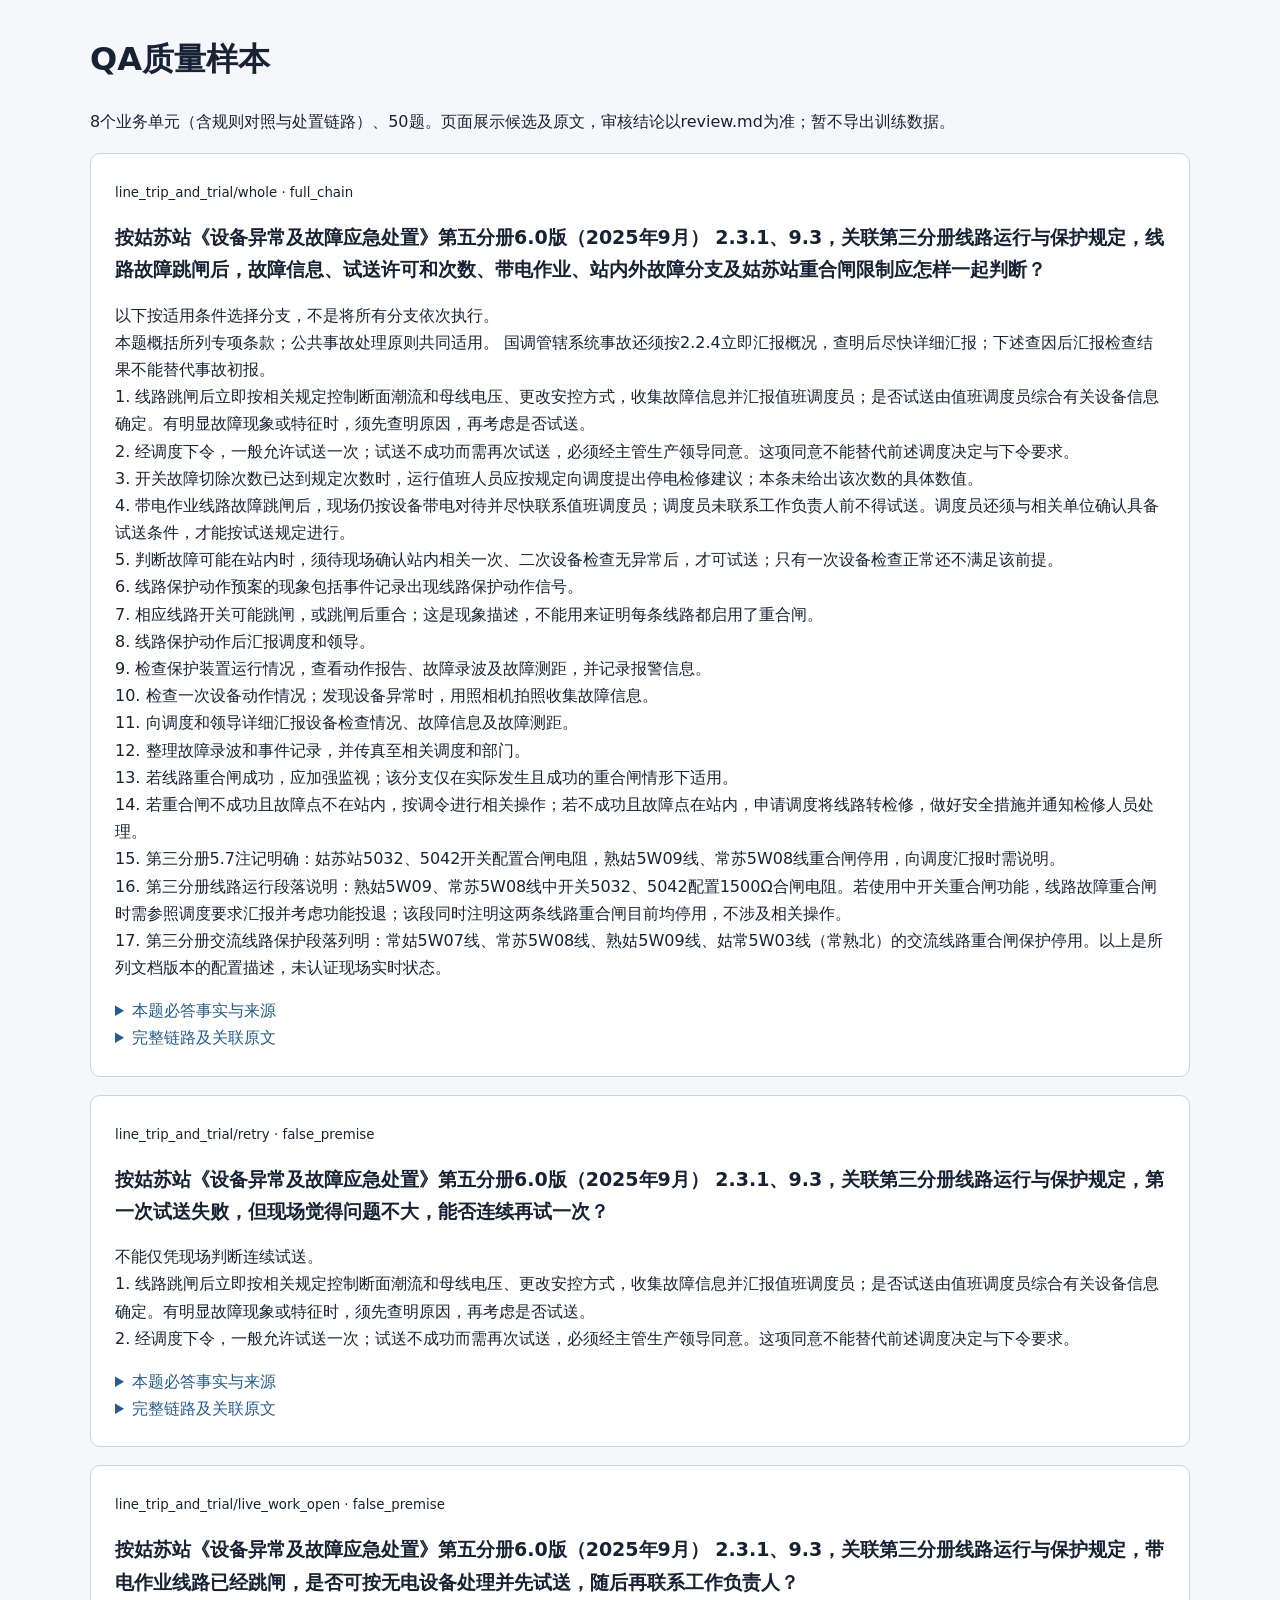
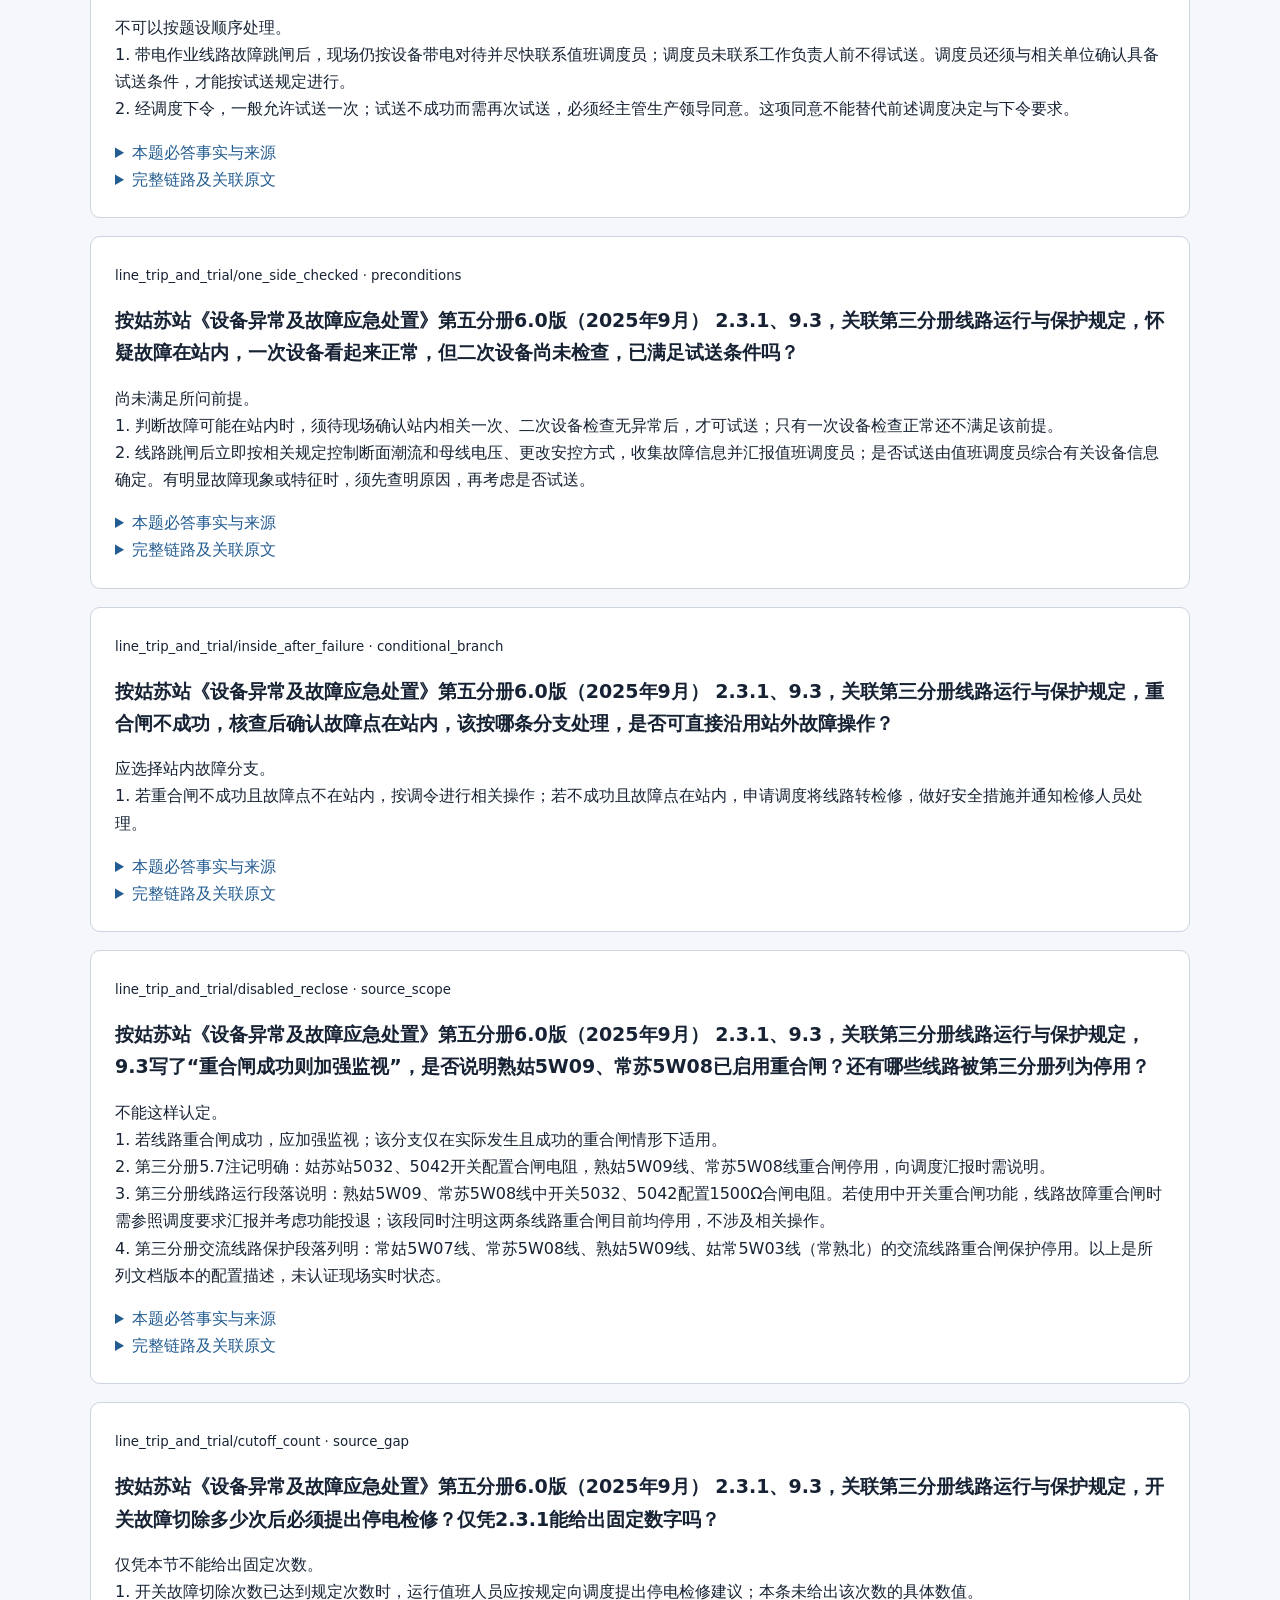
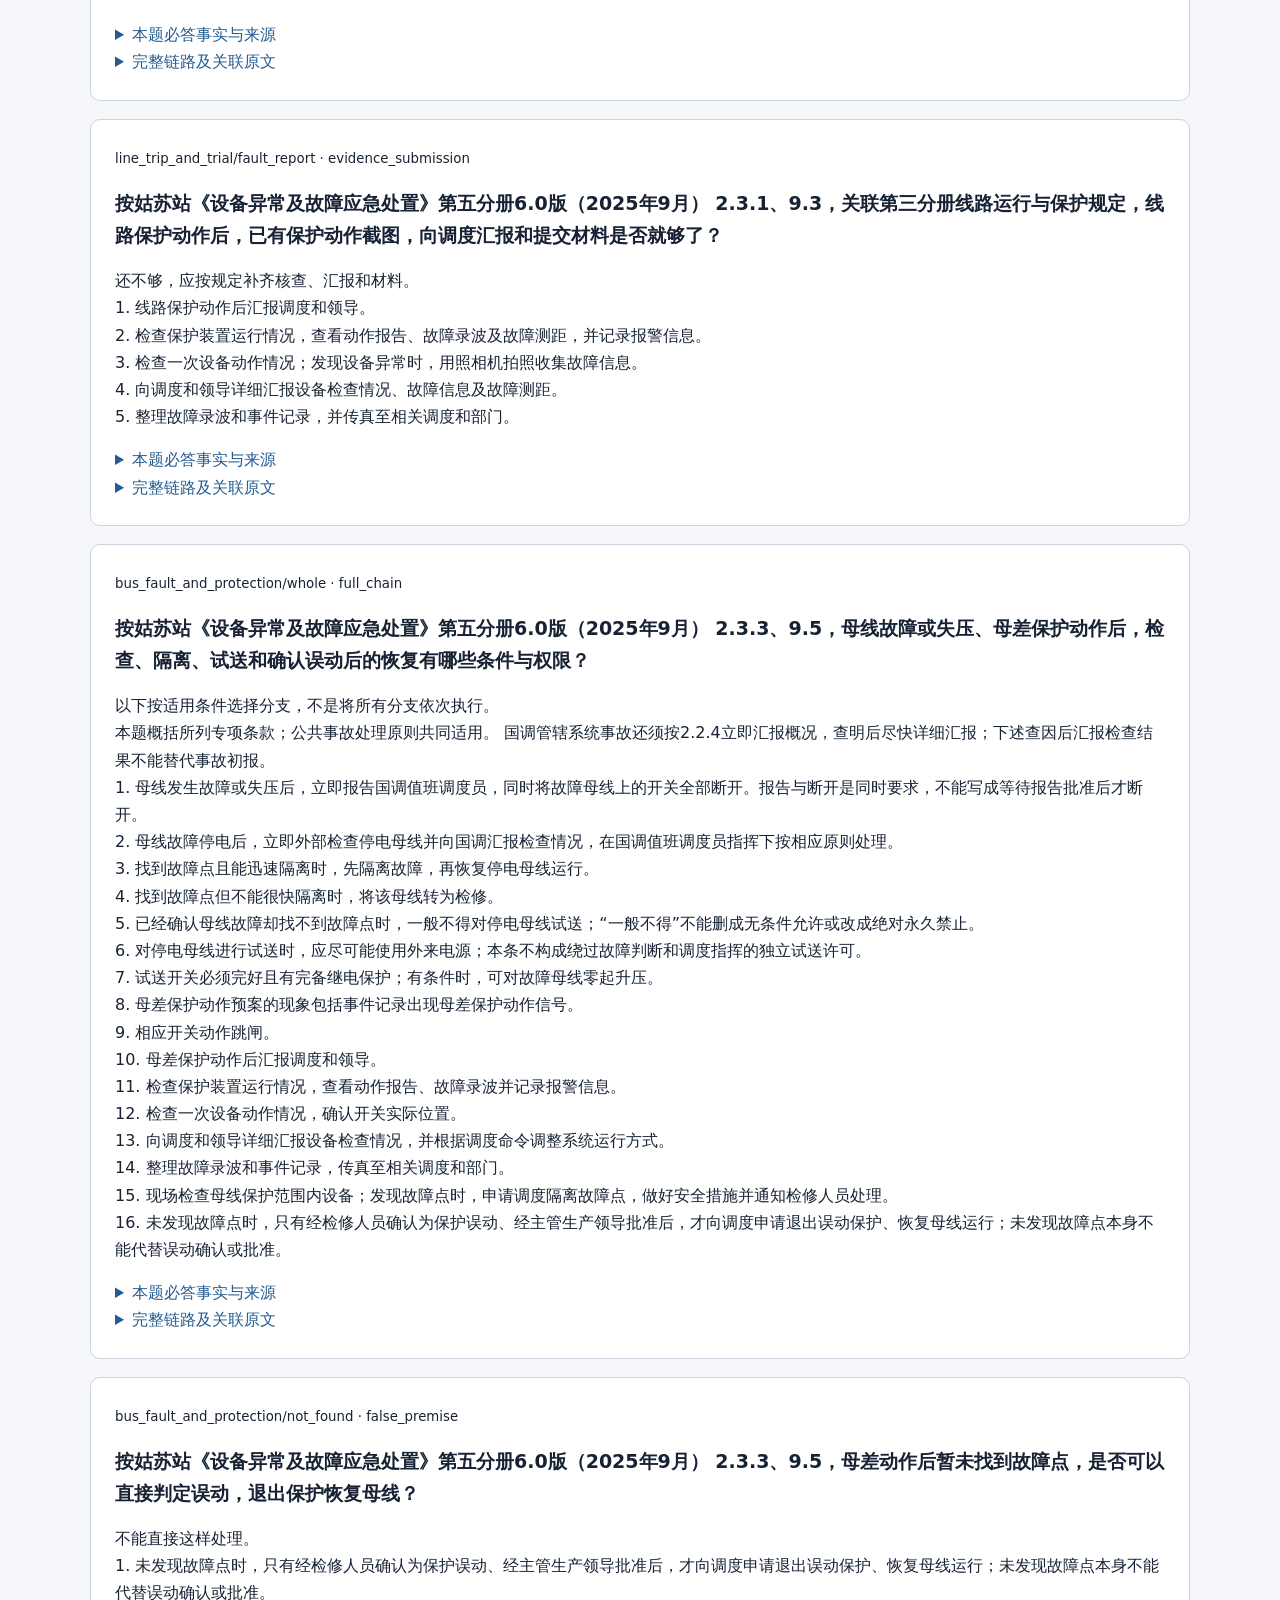
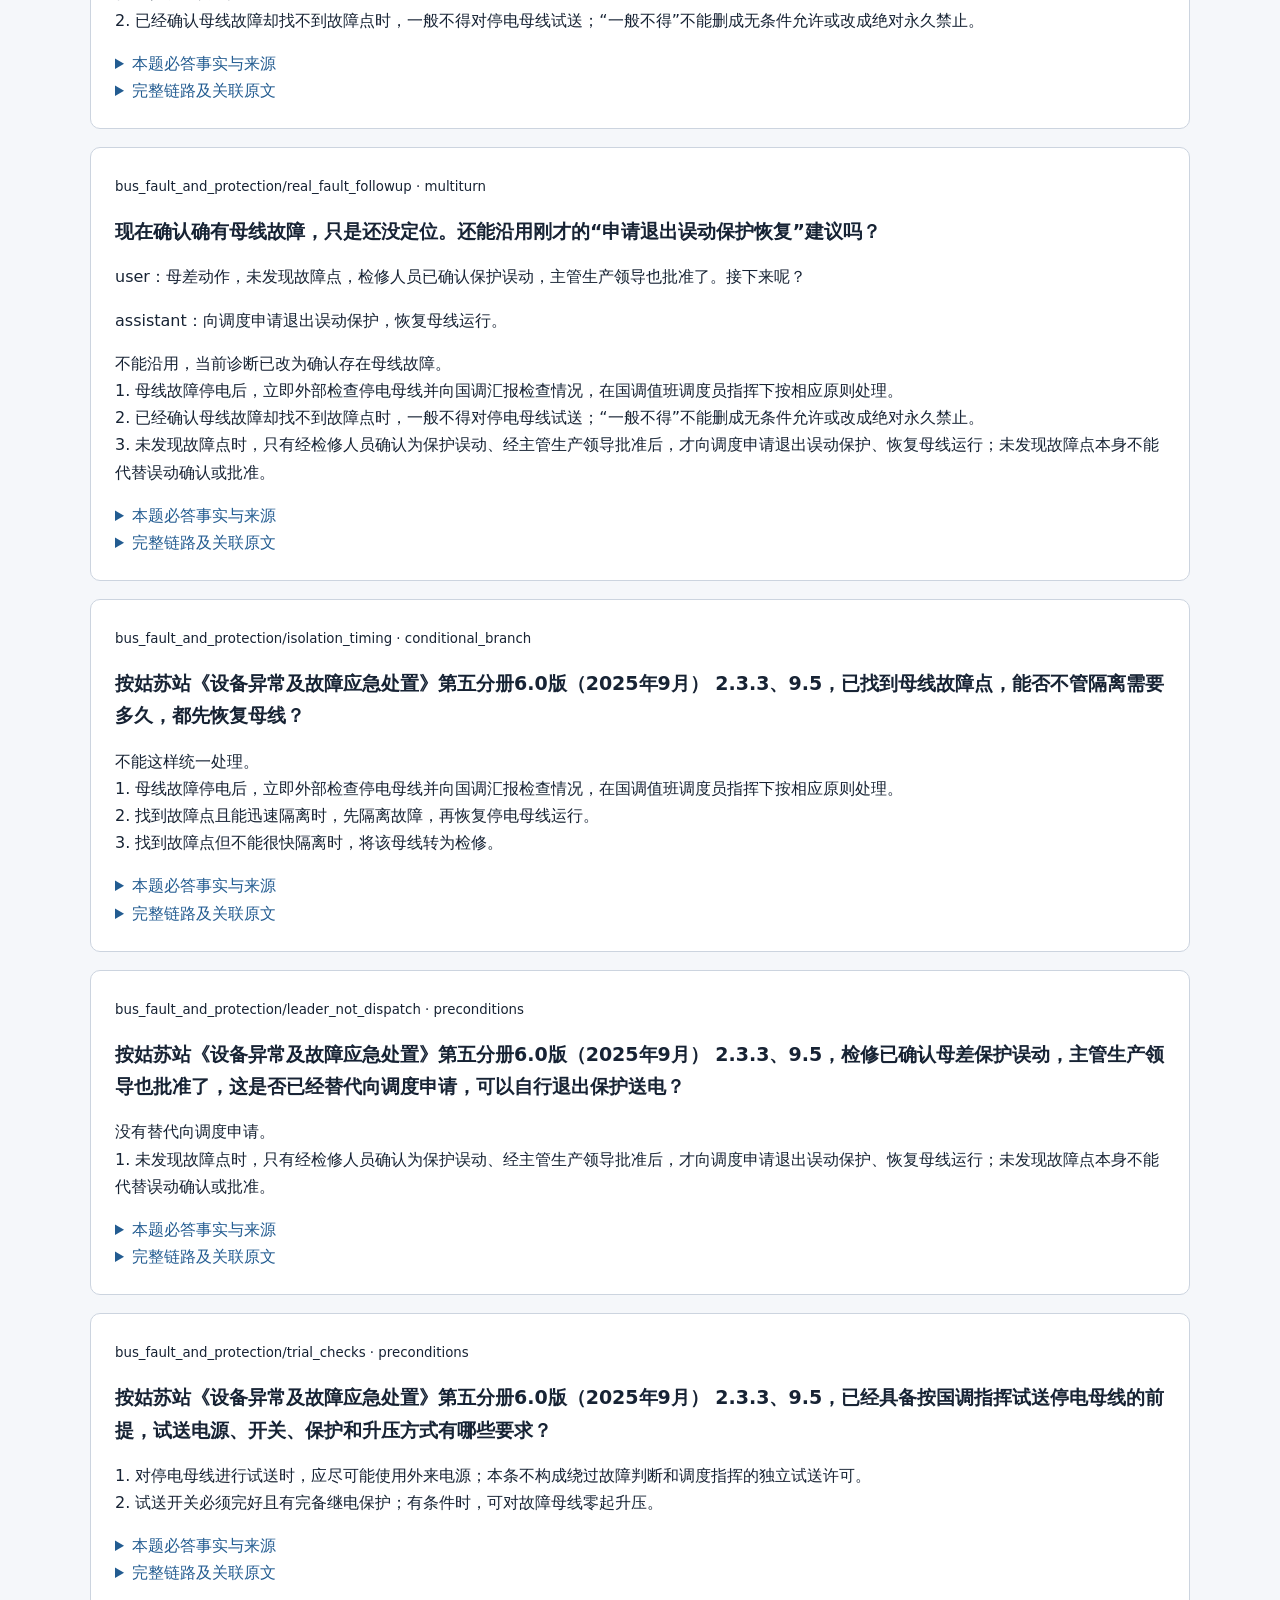
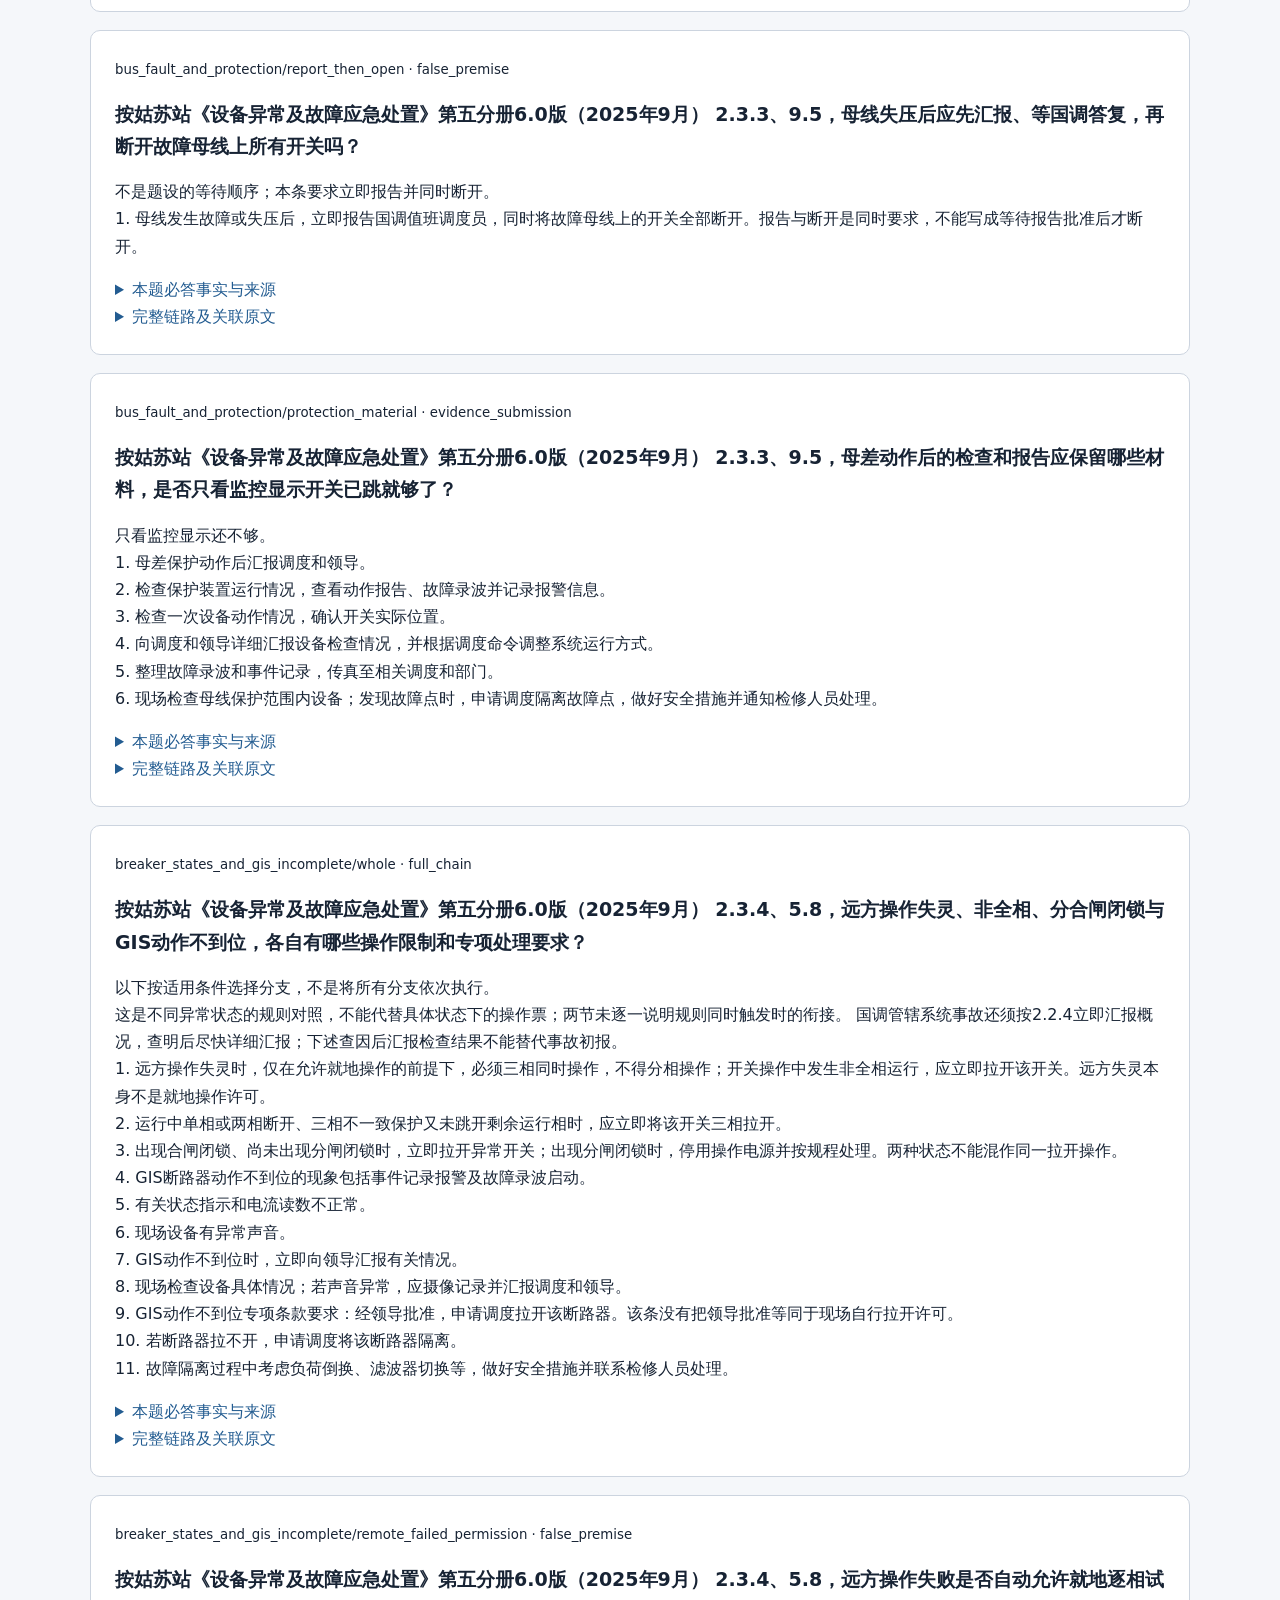
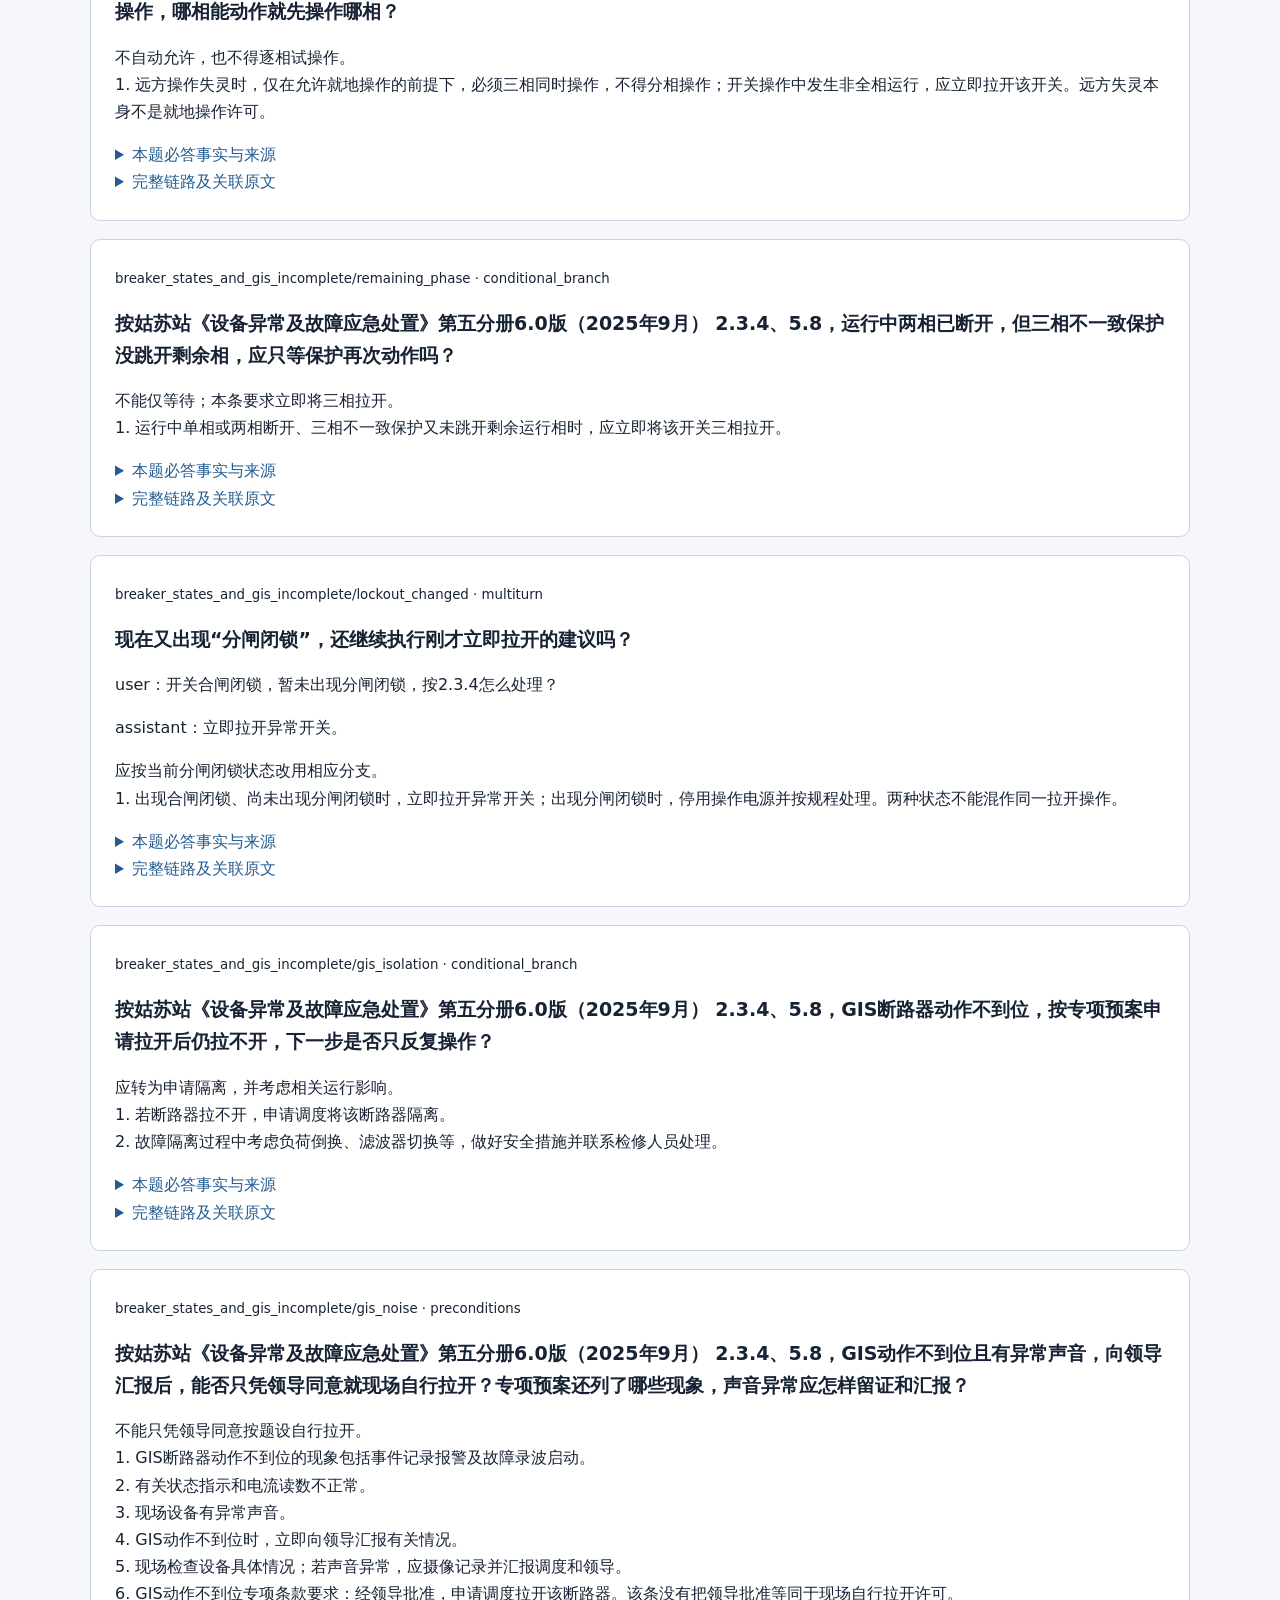
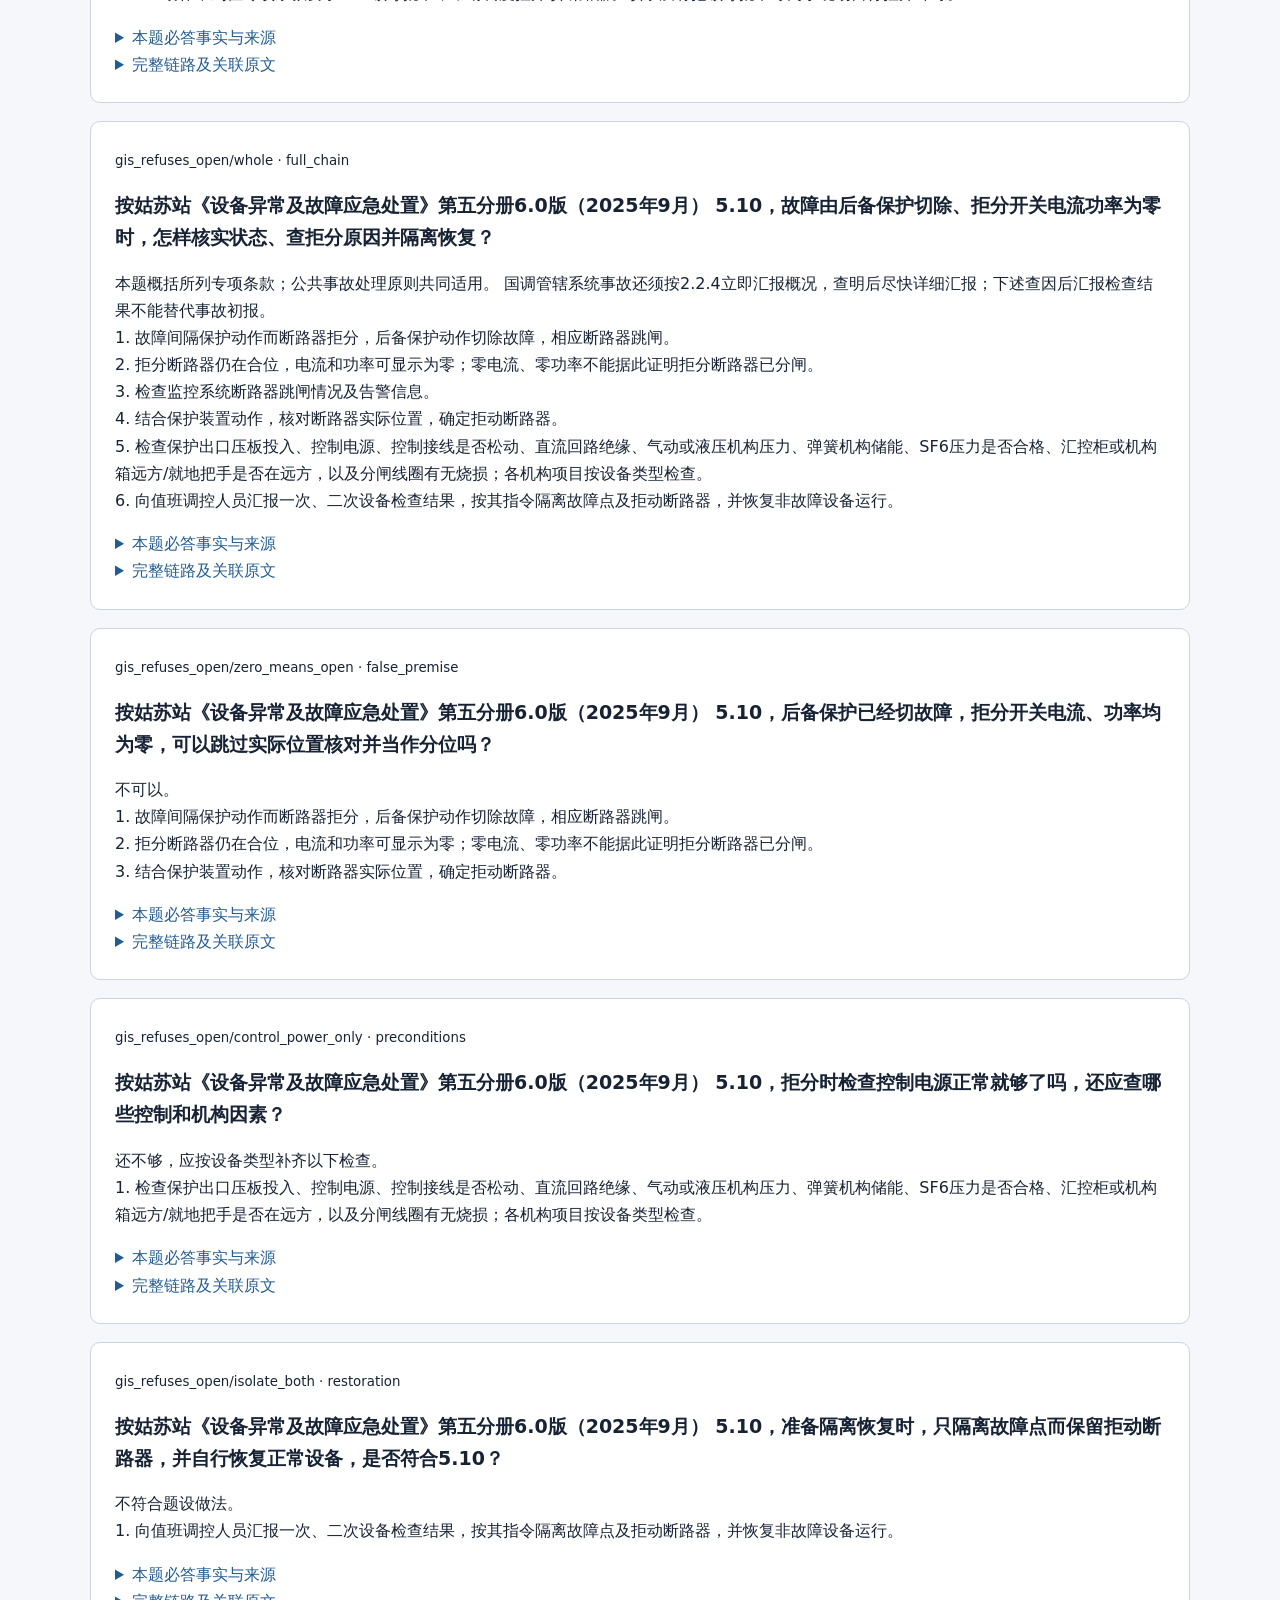
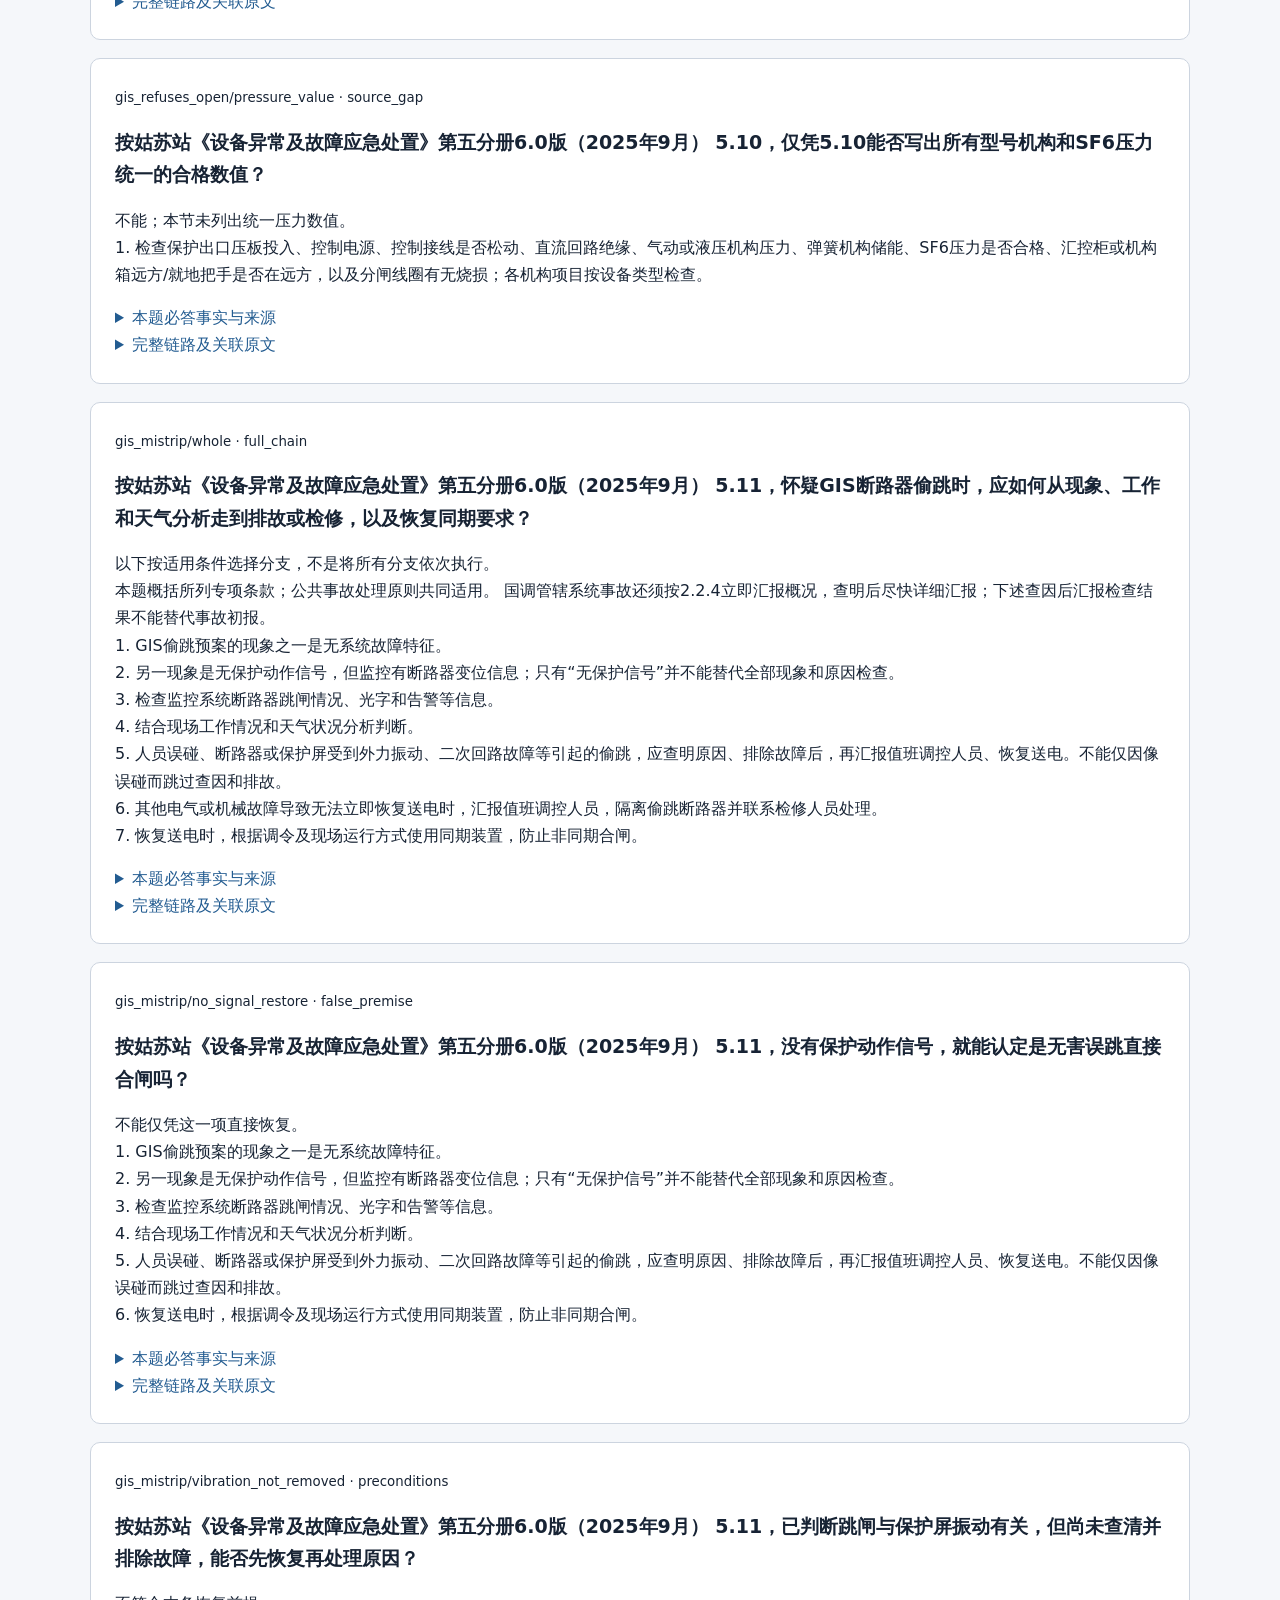
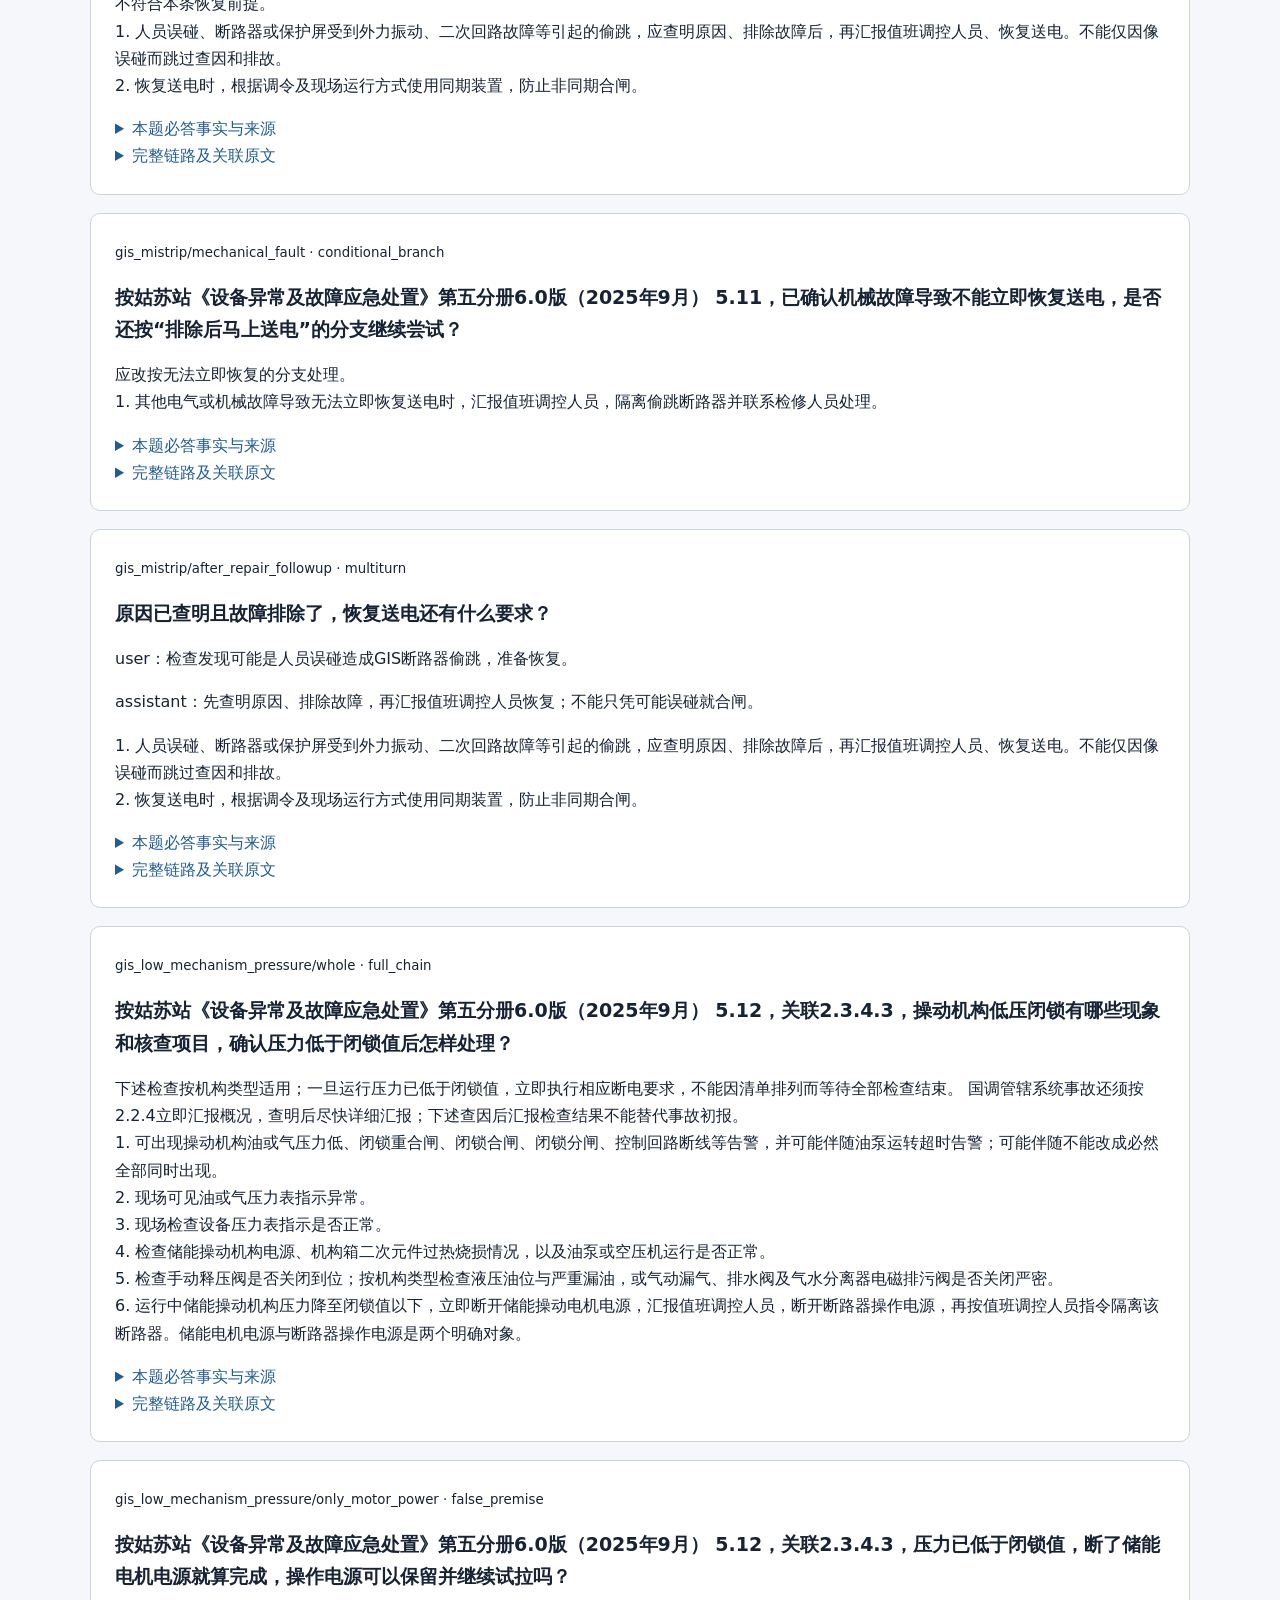
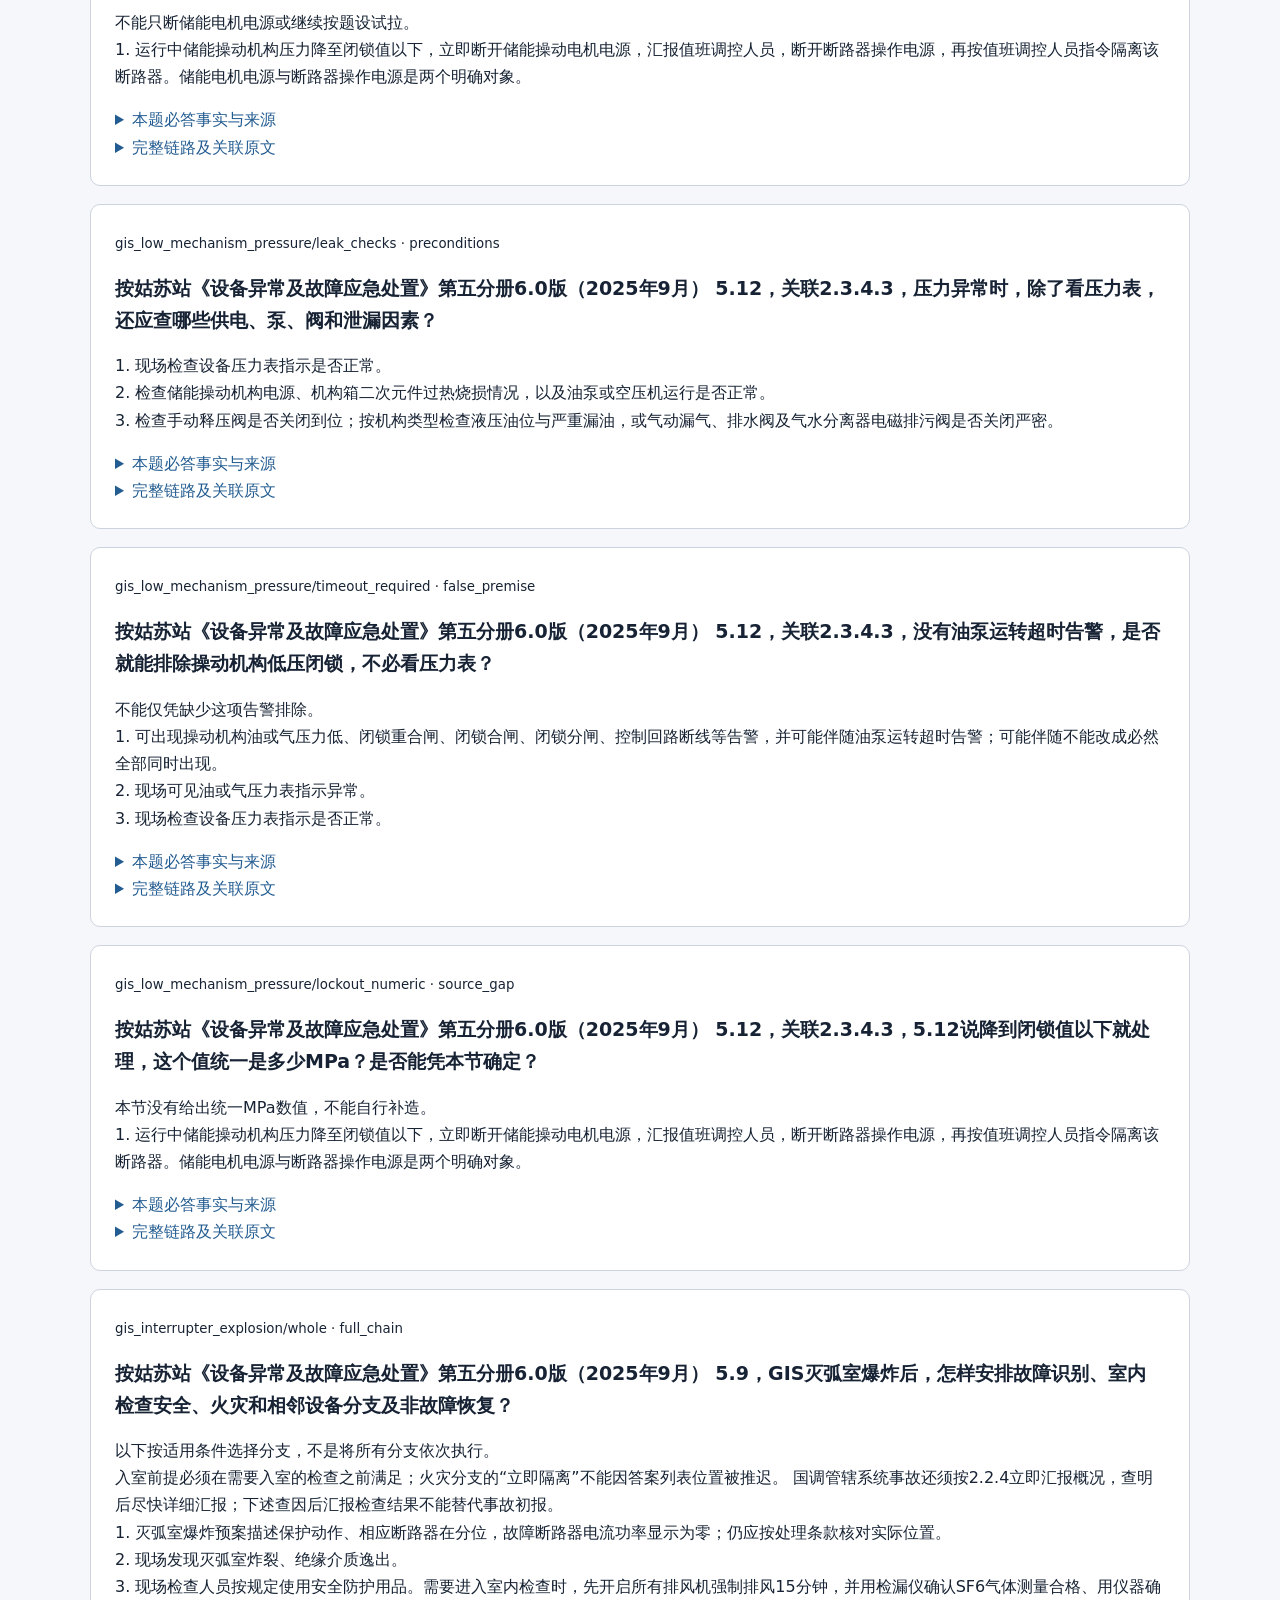
<file: data/qa/batches/20261008/batch04/index.html>
<!doctype html><html lang="zh-CN"><meta charset="utf-8"><title>QA质量样本</title>
<style>body{max-width:1100px;margin:32px auto;padding:0 20px;font:16px/1.7 system-ui;color:#172334;background:#f5f7fa}article{background:white;padding:24px;margin:18px 0;border:1px solid #ccd4df;border-radius:10px}h2{font-size:19px}pre{white-space:pre-wrap;overflow-wrap:anywhere;font:inherit}summary{cursor:pointer;color:#235c91}blockquote{border-left:3px solid #c6d2df;padding-left:14px;color:#465569}</style>
<h1>QA质量样本</h1><p>8个业务单元（含规则对照与处置链路）、50题。页面展示候选及原文，审核结论以review.md为准；暂不导出训练数据。</p><article><small>line_trip_and_trial/whole · full_chain</small><h2>按姑苏站《设备异常及故障应急处置》第五分册6.0版（2025年9月） 2.3.1、9.3，关联第三分册线路运行与保护规定，线路故障跳闸后，故障信息、试送许可和次数、带电作业、站内外故障分支及姑苏站重合闸限制应怎样一起判断？</h2><pre>以下按适用条件选择分支，不是将所有分支依次执行。
本题概括所列专项条款；公共事故处理原则共同适用。 国调管辖系统事故还须按2.2.4立即汇报概况，查明后尽快详细汇报；下述查因后汇报检查结果不能替代事故初报。
1. 线路跳闸后立即按相关规定控制断面潮流和母线电压、更改安控方式，收集故障信息并汇报值班调度员；是否试送由值班调度员综合有关设备信息确定。有明显故障现象或特征时，须先查明原因，再考虑是否试送。
2. 经调度下令，一般允许试送一次；试送不成功而需再次试送，必须经主管生产领导同意。这项同意不能替代前述调度决定与下令要求。
3. 开关故障切除次数已达到规定次数时，运行值班人员应按规定向调度提出停电检修建议；本条未给出该次数的具体数值。
4. 带电作业线路故障跳闸后，现场仍按设备带电对待并尽快联系值班调度员；调度员未联系工作负责人前不得试送。调度员还须与相关单位确认具备试送条件，才能按试送规定进行。
5. 判断故障可能在站内时，须待现场确认站内相关一次、二次设备检查无异常后，才可试送；只有一次设备检查正常还不满足该前提。
6. 线路保护动作预案的现象包括事件记录出现线路保护动作信号。
7. 相应线路开关可能跳闸，或跳闸后重合；这是现象描述，不能用来证明每条线路都启用了重合闸。
8. 线路保护动作后汇报调度和领导。
9. 检查保护装置运行情况，查看动作报告、故障录波及故障测距，并记录报警信息。
10. 检查一次设备动作情况；发现设备异常时，用照相机拍照收集故障信息。
11. 向调度和领导详细汇报设备检查情况、故障信息及故障测距。
12. 整理故障录波和事件记录，并传真至相关调度和部门。
13. 若线路重合闸成功，应加强监视；该分支仅在实际发生且成功的重合闸情形下适用。
14. 若重合闸不成功且故障点不在站内，按调令进行相关操作；若不成功且故障点在站内，申请调度将线路转检修，做好安全措施并通知检修人员处理。
15. 第三分册5.7注记明确：姑苏站5032、5042开关配置合闸电阻，熟姑5W09线、常苏5W08线重合闸停用，向调度汇报时需说明。
16. 第三分册线路运行段落说明：熟姑5W09、常苏5W08线中开关5032、5042配置1500Ω合闸电阻。若使用中开关重合闸功能，线路故障重合闸时需参照调度要求汇报并考虑功能投退；该段同时注明这两条线路重合闸目前均停用，不涉及相关操作。
17. 第三分册交流线路保护段落列明：常姑5W07线、常苏5W08线、熟姑5W09线、姑常5W03线（常熟北）的交流线路重合闸保护停用。以上是所列文档版本的配置描述，未认证现场实时状态。</pre><details><summary>本题必答事实与来源</summary><ol><li><b>initial_dispatch</b> 线路跳闸后立即按相关规定控制断面潮流和母线电压、更改安控方式，收集故障信息并汇报值班调度员；是否试送由值班调度员综合有关设备信息确定。有明显故障现象或特征时，须先查明原因，再考虑是否试送。<blockquote>2.3.1.1线路跳闸后，应立即按相关规定控制断面潮流和母线电压、更改安控方式，收集</blockquote></li><li><b>trial_count</b> 经调度下令，一般允许试送一次；试送不成功而需再次试送，必须经主管生产领导同意。这项同意不能替代前述调度决定与下令要求。<blockquote>2.3.1.1.1线路故障跳闸后，经调度下令后，一般允许试送一次。如试送不成功，需再</blockquote></li><li><b>breaker_life</b> 开关故障切除次数已达到规定次数时，运行值班人员应按规定向调度提出停电检修建议；本条未给出该次数的具体数值。<blockquote>2.3.1.1.2线路故障跳闸后，若开关的故障切除次数已达到规定次数，运行值班人员应</blockquote></li><li><b>live_work</b> 带电作业线路故障跳闸后，现场仍按设备带电对待并尽快联系值班调度员；调度员未联系工作负责人前不得试送。调度员还须与相关单位确认具备试送条件，才能按试送规定进行。<blockquote>2.3.1.1.3带电作业线路故障跳闸后，现场运行人员应视设备仍然带电并尽快联系值班</blockquote></li><li><b>possible_inside</b> 判断故障可能在站内时，须待现场确认站内相关一次、二次设备检查无异常后，才可试送；只有一次设备检查正常还不满足该前提。<blockquote>2.3.1.1.4判断故障可能发生在站内时，应待现场确认站内相关一、二次设备检查无异</blockquote></li><li><b>protection_signal</b> 线路保护动作预案的现象包括事件记录出现线路保护动作信号。<blockquote>9.3.1.1事件记录发线路保护动作信号；</blockquote></li><li><b>trip_reclose</b> 相应线路开关可能跳闸，或跳闸后重合；这是现象描述，不能用来证明每条线路都启用了重合闸。<blockquote>9.3.1.2相应线路开关跳闸或跳闸后重合。</blockquote></li><li><b>report</b> 线路保护动作后汇报调度和领导。<blockquote>9.3.2.1汇报调度和领导；</blockquote></li><li><b>secondary_info</b> 检查保护装置运行情况，查看动作报告、故障录波及故障测距，并记录报警信息。<blockquote>9.3.2.2检查保护装置运行情况，并查看装置动作报告、故障录波及故障测距，记录报警</blockquote></li><li><b>primary_photo</b> 检查一次设备动作情况；发现设备异常时，用照相机拍照收集故障信息。<blockquote>9.3.2.3检查一次设备动作情况，发现设备异常应使用照相机拍照收集故障信息；43</blockquote></li><li><b>detailed_report</b> 向调度和领导详细汇报设备检查情况、故障信息及故障测距。<blockquote>9.3.2.4向调度和领导详细汇报设备检查情况、故障信息、故障测距；</blockquote></li><li><b>transmit</b> 整理故障录波和事件记录，并传真至相关调度和部门。<blockquote>9.3.2.5整理故障录波、事件记录，并传真至相关调度和部门；</blockquote></li><li><b>reclose_success</b> 若线路重合闸成功，应加强监视；该分支仅在实际发生且成功的重合闸情形下适用。<blockquote>9.3.2.6若线路重合闸成功则加强监视；</blockquote></li><li><b>reclose_failure</b> 若重合闸不成功且故障点不在站内，按调令进行相关操作；若不成功且故障点在站内，申请调度将线路转检修，做好安全措施并通知检修人员处理。<blockquote>9.3.2.7若线路重合闸不成功且故障点不在站内则根据调令进行相关操作；若线路重合闸</blockquote></li><li><b>special_report</b> 第三分册5.7注记明确：姑苏站5032、5042开关配置合闸电阻，熟姑5W09线、常苏5W08线重合闸停用，向调度汇报时需说明。<blockquote>注：姑苏站5032、5042开关配置合闸电阻，熟姑5W09线、常苏5W08线线路重合</blockquote></li><li><b>middle_breaker</b> 第三分册线路运行段落说明：熟姑5W09、常苏5W08线中开关5032、5042配置1500Ω合闸电阻。若使用中开关重合闸功能，线路故障重合闸时需参照调度要求汇报并考虑功能投退；该段同时注明这两条线路重合闸目前均停用，不涉及相关操作。<blockquote>姑苏换流站熟姑5W09线、常苏5W08线线路中开关5032、5042开关均配置合闸电</blockquote></li><li><b>disabled_lines</b> 第三分册交流线路保护段落列明：常姑5W07线、常苏5W08线、熟姑5W09线、姑常5W03线（常熟北）的交流线路重合闸保护停用。以上是所列文档版本的配置描述，未认证现场实时状态。<blockquote>姑苏换流站常姑5W07线、常苏5W08线、熟姑5W09线、姑常5W03线（常熟北）交</blockquote></li></ol></details><details><summary>完整链路及关联原文</summary><p><b>d_98d56bcdf4e49412/page12:33:44</b></p><pre>2.1 事故处理原则
</pre><p><b>d_98d56bcdf4e49412/page12:44:70</b></p><pre>2.1.1 尽快限制事故扩大，消除人身及设备危险。
</pre><p><b>d_98d56bcdf4e49412/page12:70:88</b></p><pre>2.1.2 尽力保证恢复站用电源。
</pre><p><b>d_98d56bcdf4e49412/page12:88:125</b></p><pre>2.1.3 及时处理设备事故，尽快恢复设备送电，处理事故时，严防误操作。
</pre><p><b>d_98d56bcdf4e49412/page12:125:164</b></p><pre>2.1.4 事故发生和主要操作的时间应做记录，及时将情况报告有关领导和调度。
</pre><p><b>d_98d56bcdf4e49412/page12:164:234</b></p><pre>2.1.5 事故发生时应根据表计、保护、报警信号及自动装置动作情况，进行分析判断，做出
处理方案，处理中防止非同期并列和系统事故扩大。


</pre><p><b>d_98d56bcdf4e49412/page12:669:706</b></p><pre>2.2.5 为防止事故扩大，运行值班员可不待调度指令自行进行以下紧急操作
</pre><p><b>d_98d56bcdf4e49412/page12:706:739</b></p><pre>     2.2.5.1   对人身和设备安全有威胁的设备停电。
</pre><p><b>d_98d56bcdf4e49412/page12:739:769</b></p><pre>     2.2.5.2   将故障停运已损坏的设备隔离。
</pre><p><b>d_98d56bcdf4e49412/page12:769:804</b></p><pre>     2.2.5.3   当站用电部分或全部停电时，恢复其电源。
</pre><p><b>d_98d56bcdf4e49412/page12:804:841</b></p><pre>     2.2.5.4   站规程中规定可以不待调度指令自行处理者。

</pre><p><b>d_98d56bcdf4e49412/page12:572:669</b></p><pre>2.2.4 国调管辖系统发生事故时，运行值班员应立即向国调汇报事故概况，在查明情况后，
应尽快详细汇报。汇报内容应包括事故发生的时间及现象、跳闸开关、继电保护动作情况及
电压、潮流的变化等。

</pre><p><b>d_98d56bcdf4e49412/page2:0:312</b></p><pre>±800kV 姑苏换流站现场运行专用规程
            第五分册
  （设备异常及故障应急处置）
             版本号[6.0]




 批准：              郭 涛
 审定：    沈明慷、朱晓峰、高拓宇、杨文明、潘 倩
 审核：    王浩杰、顾元强、朱振池、曹松伟、许卫刚、
            崔运光、邵新苍、李诗华
 编制：    张 坤、关 杰、储厚成、王菁怡、钟汝莹
        王 强、况志强、韩 晨、邓海晖、林 鹏
               刘 威、陈玥琳




       国网江苏省电力有限公司超高压分公司
           二 O 二五年九月
</pre><p><b>d_4b964d3ff677714b/cp74_93:0:19</b></p><pre>±800kV姑苏换流站现场运行专用规程</pre><p><b>d_4b964d3ff677714b/cp94_98:0:4</b></p><pre>第三分册</pre><p><b>d_4b964d3ff677714b/cp99_112:0:13</b></p><pre>（运行方式及设备运行规定）</pre><p><b>d_4b964d3ff677714b/cp113_121:0:8</b></p><pre>版本号[6.0]</pre><p><b>d_4b964d3ff677714b/cp290_297:0:7</b></p><pre>二O二六年二月</pre><p><b>d_4b964d3ff677714b/cp2275_2313:0:14</b></p><pre>5.7 异常及故障处理	12</pre><p><b>d_4b964d3ff677714b/cp20268_20275:0:7</b></p><pre>异常及故障处理</pre><p><b>d_4b964d3ff677714b/cp21938_21993:0:55</b></p><pre>为防止故障范围扩大，厂站运行人员可不待国调指令自行进行以下应急操作，但事后应立即向相关调控机构值班调度员汇报：</pre><p><b>d_4b964d3ff677714b/cp21994_22015:0:21</b></p><pre>（1）将对人身和设备安全有威胁的设备停电；</pre><p><b>d_4b964d3ff677714b/cp22016_22042:0:26</b></p><pre>（2）确保安全的前提下，将故障停运已损坏的设备隔离；</pre><p><b>d_4b964d3ff677714b/cp22043_22066:0:23</b></p><pre>（3）当厂站用电部分或全部停电时，恢复其电源；</pre><p><b>d_4b964d3ff677714b/cp22067_22091:0:24</b></p><pre>（4）厂站规程中规定可以不待调度指令自行处理者。</pre><p><b>d_4b964d3ff677714b/cp57109_57185:0:76</b></p><pre>线路故障跳闸后，应立即检查线路潮流和母线电压是否越限或接近越限值，并及时向值班调度员汇报，按调度指令进行线路试送、调整直流输送功率、更改安控方式等操作。</pre><p><b>d_4b964d3ff677714b/cp57254_57312:0:58</b></p><pre>若线路故障后，再次发生临近线路故障可能导致厂站全停或局部孤网时，应尽快对跳闸线路进行试送，并保持运行线路重合闸投入。</pre><p><b>d_98d56bcdf4e49412/page13:168:181</b></p><pre>2.3.1 线路事故处理
</pre><p><b>d_98d56bcdf4e49412/page13:181:310</b></p><pre>  2.3.1.1   线路跳闸后，应立即按相关规定控制断面潮流和母线电压、更改安控方式，收
集故障相关信息并汇报值班调度员，由值班调度员综合考虑跳闸线路的有关设备信息并确定
是否试送。若有明显的故障现象或特征，应查明原因后再考虑是否试送。在试送前应考虑：
</pre><p><b>d_98d56bcdf4e49412/page13:310:373</b></p><pre>  2.3.1.1.1 线路故障跳闸后，经调度下令后，一般允许试送一次。如试送不成功，需再
次试送，必须经主管生产领导同意。
</pre><p><b>d_98d56bcdf4e49412/page13:373:436</b></p><pre>  2.3.1.1.2 线路故障跳闸后，若开关的故障切除次数已达到规定次数，运行值班人员应
根据规定向调度提出停电检修建议。
</pre><p><b>d_98d56bcdf4e49412/page13:436:547</b></p><pre>  2.3.1.1.3 带电作业线路故障跳闸后，现场运行人员应视设备仍然带电并尽快联系值班
调度员，值班调度员未与工作负责人取得联系前不得试送线路。值班调度员应与相关单位确
认线路具备试送条件，方可按照上述规定进行试送。
</pre><p><b>d_98d56bcdf4e49412/page13:547:605</b></p><pre>  2.3.1.1.4 判断故障可能发生在站内时，应待现场确认站内相关一、二次设备检查无异
常后，方可进行试送。

</pre><p><b>d_98d56bcdf4e49412/page53:688:703</b></p><pre>9.3 线路保护动作处理预案
</pre><p><b>d_98d56bcdf4e49412/page53:703:712</b></p><pre>9.3.1 现象
</pre><p><b>d_98d56bcdf4e49412/page53:712:740</b></p><pre>   9.3.1.1   事件记录发线路保护动作信号；
</pre><p><b>d_98d56bcdf4e49412/page53:740:770</b></p><pre>   9.3.1.2   相应线路开关跳闸或跳闸后重合。

</pre><p><b>d_98d56bcdf4e49412/page53:770:779</b></p><pre>9.3.2 处理
</pre><p><b>d_98d56bcdf4e49412/page53:779:801</b></p><pre>   9.3.2.1   汇报调度和领导；
</pre><p><b>d_98d56bcdf4e49412/page53:801:854</b></p><pre>   9.3.2.2   检查保护装置运行情况，并查看装置动作报告、故障录波及故障测距，记录报
警信息；
</pre><p><b>d_98d56bcdf4e49412/page53:854:929</b></p><pre>   9.3.2.3   检查一次设备动作情况，发现设备异常应使用照相机拍照收集故障信息；
                          43
</pre><p><b>d_98d56bcdf4e49412/page54:0:41</b></p><pre>   9.3.2.4   向调度和领导详细汇报设备检查情况、故障信息、故障测距；
</pre><p><b>d_98d56bcdf4e49412/page54:41:79</b></p><pre>   9.3.2.5   整理故障录波、事件记录，并传真至相关调度和部门；
</pre><p><b>d_98d56bcdf4e49412/page54:79:107</b></p><pre>   9.3.2.6   若线路重合闸成功则加强监视；
</pre><p><b>d_98d56bcdf4e49412/page54:107:196</b></p><pre>   9.3.2.7   若线路重合闸不成功且故障点不在站内则根据调令进行相关操作；若线路重合
闸不成功且故障点在站内则申请调度将线路转检修并做好安全措施通知检修人员处理。


</pre><p><b>d_4b964d3ff677714b/cp21470_21526:0:56</b></p><pre>注：姑苏站5032、5042开关配置合闸电阻，熟姑5W09线、常苏5W08线线路重合闸停用，故汇报调度时需说明。</pre><p><b>d_4b964d3ff677714b/cp57313_57453:0:140</b></p><pre>姑苏换流站熟姑5W09线、常苏5W08线线路中开关5032、5042开关均配置合闸电阻（1500Ω）。若线路使用中开关重合闸功能时，发生线路故障重合闸时需参照调度要求进行汇报并考虑开关重合闸功能的投退。目前，姑苏换流站熟姑5W09线、常苏5W08线重合闸均停用，故不涉及相关操作。</pre><p><b>d_4b964d3ff677714b/cp89632_89685:0:53</b></p><pre>姑苏换流站常姑5W07线、常苏5W08线、熟姑5W09线、姑常5W03线（常熟北）交流线路重合闸保护停用。</pre></details></article><article><small>line_trip_and_trial/retry · false_premise</small><h2>按姑苏站《设备异常及故障应急处置》第五分册6.0版（2025年9月） 2.3.1、9.3，关联第三分册线路运行与保护规定，第一次试送失败，但现场觉得问题不大，能否连续再试一次？</h2><pre>不能仅凭现场判断连续试送。
1. 线路跳闸后立即按相关规定控制断面潮流和母线电压、更改安控方式，收集故障信息并汇报值班调度员；是否试送由值班调度员综合有关设备信息确定。有明显故障现象或特征时，须先查明原因，再考虑是否试送。
2. 经调度下令，一般允许试送一次；试送不成功而需再次试送，必须经主管生产领导同意。这项同意不能替代前述调度决定与下令要求。</pre><details><summary>本题必答事实与来源</summary><ol><li><b>initial_dispatch</b> 线路跳闸后立即按相关规定控制断面潮流和母线电压、更改安控方式，收集故障信息并汇报值班调度员；是否试送由值班调度员综合有关设备信息确定。有明显故障现象或特征时，须先查明原因，再考虑是否试送。<blockquote>2.3.1.1线路跳闸后，应立即按相关规定控制断面潮流和母线电压、更改安控方式，收集</blockquote></li><li><b>trial_count</b> 经调度下令，一般允许试送一次；试送不成功而需再次试送，必须经主管生产领导同意。这项同意不能替代前述调度决定与下令要求。<blockquote>2.3.1.1.1线路故障跳闸后，经调度下令后，一般允许试送一次。如试送不成功，需再</blockquote></li></ol></details><details><summary>完整链路及关联原文</summary><p><b>d_98d56bcdf4e49412/page12:33:44</b></p><pre>2.1 事故处理原则
</pre><p><b>d_98d56bcdf4e49412/page12:44:70</b></p><pre>2.1.1 尽快限制事故扩大，消除人身及设备危险。
</pre><p><b>d_98d56bcdf4e49412/page12:70:88</b></p><pre>2.1.2 尽力保证恢复站用电源。
</pre><p><b>d_98d56bcdf4e49412/page12:88:125</b></p><pre>2.1.3 及时处理设备事故，尽快恢复设备送电，处理事故时，严防误操作。
</pre><p><b>d_98d56bcdf4e49412/page12:125:164</b></p><pre>2.1.4 事故发生和主要操作的时间应做记录，及时将情况报告有关领导和调度。
</pre><p><b>d_98d56bcdf4e49412/page12:164:234</b></p><pre>2.1.5 事故发生时应根据表计、保护、报警信号及自动装置动作情况，进行分析判断，做出
处理方案，处理中防止非同期并列和系统事故扩大。


</pre><p><b>d_98d56bcdf4e49412/page12:669:706</b></p><pre>2.2.5 为防止事故扩大，运行值班员可不待调度指令自行进行以下紧急操作
</pre><p><b>d_98d56bcdf4e49412/page12:706:739</b></p><pre>     2.2.5.1   对人身和设备安全有威胁的设备停电。
</pre><p><b>d_98d56bcdf4e49412/page12:739:769</b></p><pre>     2.2.5.2   将故障停运已损坏的设备隔离。
</pre><p><b>d_98d56bcdf4e49412/page12:769:804</b></p><pre>     2.2.5.3   当站用电部分或全部停电时，恢复其电源。
</pre><p><b>d_98d56bcdf4e49412/page12:804:841</b></p><pre>     2.2.5.4   站规程中规定可以不待调度指令自行处理者。

</pre><p><b>d_98d56bcdf4e49412/page12:572:669</b></p><pre>2.2.4 国调管辖系统发生事故时，运行值班员应立即向国调汇报事故概况，在查明情况后，
应尽快详细汇报。汇报内容应包括事故发生的时间及现象、跳闸开关、继电保护动作情况及
电压、潮流的变化等。

</pre><p><b>d_98d56bcdf4e49412/page2:0:312</b></p><pre>±800kV 姑苏换流站现场运行专用规程
            第五分册
  （设备异常及故障应急处置）
             版本号[6.0]




 批准：              郭 涛
 审定：    沈明慷、朱晓峰、高拓宇、杨文明、潘 倩
 审核：    王浩杰、顾元强、朱振池、曹松伟、许卫刚、
            崔运光、邵新苍、李诗华
 编制：    张 坤、关 杰、储厚成、王菁怡、钟汝莹
        王 强、况志强、韩 晨、邓海晖、林 鹏
               刘 威、陈玥琳




       国网江苏省电力有限公司超高压分公司
           二 O 二五年九月
</pre><p><b>d_4b964d3ff677714b/cp74_93:0:19</b></p><pre>±800kV姑苏换流站现场运行专用规程</pre><p><b>d_4b964d3ff677714b/cp94_98:0:4</b></p><pre>第三分册</pre><p><b>d_4b964d3ff677714b/cp99_112:0:13</b></p><pre>（运行方式及设备运行规定）</pre><p><b>d_4b964d3ff677714b/cp113_121:0:8</b></p><pre>版本号[6.0]</pre><p><b>d_4b964d3ff677714b/cp290_297:0:7</b></p><pre>二O二六年二月</pre><p><b>d_4b964d3ff677714b/cp2275_2313:0:14</b></p><pre>5.7 异常及故障处理	12</pre><p><b>d_4b964d3ff677714b/cp20268_20275:0:7</b></p><pre>异常及故障处理</pre><p><b>d_4b964d3ff677714b/cp21938_21993:0:55</b></p><pre>为防止故障范围扩大，厂站运行人员可不待国调指令自行进行以下应急操作，但事后应立即向相关调控机构值班调度员汇报：</pre><p><b>d_4b964d3ff677714b/cp21994_22015:0:21</b></p><pre>（1）将对人身和设备安全有威胁的设备停电；</pre><p><b>d_4b964d3ff677714b/cp22016_22042:0:26</b></p><pre>（2）确保安全的前提下，将故障停运已损坏的设备隔离；</pre><p><b>d_4b964d3ff677714b/cp22043_22066:0:23</b></p><pre>（3）当厂站用电部分或全部停电时，恢复其电源；</pre><p><b>d_4b964d3ff677714b/cp22067_22091:0:24</b></p><pre>（4）厂站规程中规定可以不待调度指令自行处理者。</pre><p><b>d_4b964d3ff677714b/cp57109_57185:0:76</b></p><pre>线路故障跳闸后，应立即检查线路潮流和母线电压是否越限或接近越限值，并及时向值班调度员汇报，按调度指令进行线路试送、调整直流输送功率、更改安控方式等操作。</pre><p><b>d_4b964d3ff677714b/cp57254_57312:0:58</b></p><pre>若线路故障后，再次发生临近线路故障可能导致厂站全停或局部孤网时，应尽快对跳闸线路进行试送，并保持运行线路重合闸投入。</pre><p><b>d_98d56bcdf4e49412/page13:168:181</b></p><pre>2.3.1 线路事故处理
</pre><p><b>d_98d56bcdf4e49412/page13:181:310</b></p><pre>  2.3.1.1   线路跳闸后，应立即按相关规定控制断面潮流和母线电压、更改安控方式，收
集故障相关信息并汇报值班调度员，由值班调度员综合考虑跳闸线路的有关设备信息并确定
是否试送。若有明显的故障现象或特征，应查明原因后再考虑是否试送。在试送前应考虑：
</pre><p><b>d_98d56bcdf4e49412/page13:310:373</b></p><pre>  2.3.1.1.1 线路故障跳闸后，经调度下令后，一般允许试送一次。如试送不成功，需再
次试送，必须经主管生产领导同意。
</pre><p><b>d_98d56bcdf4e49412/page13:373:436</b></p><pre>  2.3.1.1.2 线路故障跳闸后，若开关的故障切除次数已达到规定次数，运行值班人员应
根据规定向调度提出停电检修建议。
</pre><p><b>d_98d56bcdf4e49412/page13:436:547</b></p><pre>  2.3.1.1.3 带电作业线路故障跳闸后，现场运行人员应视设备仍然带电并尽快联系值班
调度员，值班调度员未与工作负责人取得联系前不得试送线路。值班调度员应与相关单位确
认线路具备试送条件，方可按照上述规定进行试送。
</pre><p><b>d_98d56bcdf4e49412/page13:547:605</b></p><pre>  2.3.1.1.4 判断故障可能发生在站内时，应待现场确认站内相关一、二次设备检查无异
常后，方可进行试送。

</pre><p><b>d_98d56bcdf4e49412/page53:688:703</b></p><pre>9.3 线路保护动作处理预案
</pre><p><b>d_98d56bcdf4e49412/page53:703:712</b></p><pre>9.3.1 现象
</pre><p><b>d_98d56bcdf4e49412/page53:712:740</b></p><pre>   9.3.1.1   事件记录发线路保护动作信号；
</pre><p><b>d_98d56bcdf4e49412/page53:740:770</b></p><pre>   9.3.1.2   相应线路开关跳闸或跳闸后重合。

</pre><p><b>d_98d56bcdf4e49412/page53:770:779</b></p><pre>9.3.2 处理
</pre><p><b>d_98d56bcdf4e49412/page53:779:801</b></p><pre>   9.3.2.1   汇报调度和领导；
</pre><p><b>d_98d56bcdf4e49412/page53:801:854</b></p><pre>   9.3.2.2   检查保护装置运行情况，并查看装置动作报告、故障录波及故障测距，记录报
警信息；
</pre><p><b>d_98d56bcdf4e49412/page53:854:929</b></p><pre>   9.3.2.3   检查一次设备动作情况，发现设备异常应使用照相机拍照收集故障信息；
                          43
</pre><p><b>d_98d56bcdf4e49412/page54:0:41</b></p><pre>   9.3.2.4   向调度和领导详细汇报设备检查情况、故障信息、故障测距；
</pre><p><b>d_98d56bcdf4e49412/page54:41:79</b></p><pre>   9.3.2.5   整理故障录波、事件记录，并传真至相关调度和部门；
</pre><p><b>d_98d56bcdf4e49412/page54:79:107</b></p><pre>   9.3.2.6   若线路重合闸成功则加强监视；
</pre><p><b>d_98d56bcdf4e49412/page54:107:196</b></p><pre>   9.3.2.7   若线路重合闸不成功且故障点不在站内则根据调令进行相关操作；若线路重合
闸不成功且故障点在站内则申请调度将线路转检修并做好安全措施通知检修人员处理。


</pre><p><b>d_4b964d3ff677714b/cp21470_21526:0:56</b></p><pre>注：姑苏站5032、5042开关配置合闸电阻，熟姑5W09线、常苏5W08线线路重合闸停用，故汇报调度时需说明。</pre><p><b>d_4b964d3ff677714b/cp57313_57453:0:140</b></p><pre>姑苏换流站熟姑5W09线、常苏5W08线线路中开关5032、5042开关均配置合闸电阻（1500Ω）。若线路使用中开关重合闸功能时，发生线路故障重合闸时需参照调度要求进行汇报并考虑开关重合闸功能的投退。目前，姑苏换流站熟姑5W09线、常苏5W08线重合闸均停用，故不涉及相关操作。</pre><p><b>d_4b964d3ff677714b/cp89632_89685:0:53</b></p><pre>姑苏换流站常姑5W07线、常苏5W08线、熟姑5W09线、姑常5W03线（常熟北）交流线路重合闸保护停用。</pre></details></article><article><small>line_trip_and_trial/live_work_open · false_premise</small><h2>按姑苏站《设备异常及故障应急处置》第五分册6.0版（2025年9月） 2.3.1、9.3，关联第三分册线路运行与保护规定，带电作业线路已经跳闸，是否可按无电设备处理并先试送，随后再联系工作负责人？</h2><pre>不可以按题设顺序处理。
1. 带电作业线路故障跳闸后，现场仍按设备带电对待并尽快联系值班调度员；调度员未联系工作负责人前不得试送。调度员还须与相关单位确认具备试送条件，才能按试送规定进行。
2. 经调度下令，一般允许试送一次；试送不成功而需再次试送，必须经主管生产领导同意。这项同意不能替代前述调度决定与下令要求。</pre><details><summary>本题必答事实与来源</summary><ol><li><b>live_work</b> 带电作业线路故障跳闸后，现场仍按设备带电对待并尽快联系值班调度员；调度员未联系工作负责人前不得试送。调度员还须与相关单位确认具备试送条件，才能按试送规定进行。<blockquote>2.3.1.1.3带电作业线路故障跳闸后，现场运行人员应视设备仍然带电并尽快联系值班</blockquote></li><li><b>trial_count</b> 经调度下令，一般允许试送一次；试送不成功而需再次试送，必须经主管生产领导同意。这项同意不能替代前述调度决定与下令要求。<blockquote>2.3.1.1.1线路故障跳闸后，经调度下令后，一般允许试送一次。如试送不成功，需再</blockquote></li></ol></details><details><summary>完整链路及关联原文</summary><p><b>d_98d56bcdf4e49412/page12:33:44</b></p><pre>2.1 事故处理原则
</pre><p><b>d_98d56bcdf4e49412/page12:44:70</b></p><pre>2.1.1 尽快限制事故扩大，消除人身及设备危险。
</pre><p><b>d_98d56bcdf4e49412/page12:70:88</b></p><pre>2.1.2 尽力保证恢复站用电源。
</pre><p><b>d_98d56bcdf4e49412/page12:88:125</b></p><pre>2.1.3 及时处理设备事故，尽快恢复设备送电，处理事故时，严防误操作。
</pre><p><b>d_98d56bcdf4e49412/page12:125:164</b></p><pre>2.1.4 事故发生和主要操作的时间应做记录，及时将情况报告有关领导和调度。
</pre><p><b>d_98d56bcdf4e49412/page12:164:234</b></p><pre>2.1.5 事故发生时应根据表计、保护、报警信号及自动装置动作情况，进行分析判断，做出
处理方案，处理中防止非同期并列和系统事故扩大。


</pre><p><b>d_98d56bcdf4e49412/page12:669:706</b></p><pre>2.2.5 为防止事故扩大，运行值班员可不待调度指令自行进行以下紧急操作
</pre><p><b>d_98d56bcdf4e49412/page12:706:739</b></p><pre>     2.2.5.1   对人身和设备安全有威胁的设备停电。
</pre><p><b>d_98d56bcdf4e49412/page12:739:769</b></p><pre>     2.2.5.2   将故障停运已损坏的设备隔离。
</pre><p><b>d_98d56bcdf4e49412/page12:769:804</b></p><pre>     2.2.5.3   当站用电部分或全部停电时，恢复其电源。
</pre><p><b>d_98d56bcdf4e49412/page12:804:841</b></p><pre>     2.2.5.4   站规程中规定可以不待调度指令自行处理者。

</pre><p><b>d_98d56bcdf4e49412/page12:572:669</b></p><pre>2.2.4 国调管辖系统发生事故时，运行值班员应立即向国调汇报事故概况，在查明情况后，
应尽快详细汇报。汇报内容应包括事故发生的时间及现象、跳闸开关、继电保护动作情况及
电压、潮流的变化等。

</pre><p><b>d_98d56bcdf4e49412/page2:0:312</b></p><pre>±800kV 姑苏换流站现场运行专用规程
            第五分册
  （设备异常及故障应急处置）
             版本号[6.0]




 批准：              郭 涛
 审定：    沈明慷、朱晓峰、高拓宇、杨文明、潘 倩
 审核：    王浩杰、顾元强、朱振池、曹松伟、许卫刚、
            崔运光、邵新苍、李诗华
 编制：    张 坤、关 杰、储厚成、王菁怡、钟汝莹
        王 强、况志强、韩 晨、邓海晖、林 鹏
               刘 威、陈玥琳




       国网江苏省电力有限公司超高压分公司
           二 O 二五年九月
</pre><p><b>d_4b964d3ff677714b/cp74_93:0:19</b></p><pre>±800kV姑苏换流站现场运行专用规程</pre><p><b>d_4b964d3ff677714b/cp94_98:0:4</b></p><pre>第三分册</pre><p><b>d_4b964d3ff677714b/cp99_112:0:13</b></p><pre>（运行方式及设备运行规定）</pre><p><b>d_4b964d3ff677714b/cp113_121:0:8</b></p><pre>版本号[6.0]</pre><p><b>d_4b964d3ff677714b/cp290_297:0:7</b></p><pre>二O二六年二月</pre><p><b>d_4b964d3ff677714b/cp2275_2313:0:14</b></p><pre>5.7 异常及故障处理	12</pre><p><b>d_4b964d3ff677714b/cp20268_20275:0:7</b></p><pre>异常及故障处理</pre><p><b>d_4b964d3ff677714b/cp21938_21993:0:55</b></p><pre>为防止故障范围扩大，厂站运行人员可不待国调指令自行进行以下应急操作，但事后应立即向相关调控机构值班调度员汇报：</pre><p><b>d_4b964d3ff677714b/cp21994_22015:0:21</b></p><pre>（1）将对人身和设备安全有威胁的设备停电；</pre><p><b>d_4b964d3ff677714b/cp22016_22042:0:26</b></p><pre>（2）确保安全的前提下，将故障停运已损坏的设备隔离；</pre><p><b>d_4b964d3ff677714b/cp22043_22066:0:23</b></p><pre>（3）当厂站用电部分或全部停电时，恢复其电源；</pre><p><b>d_4b964d3ff677714b/cp22067_22091:0:24</b></p><pre>（4）厂站规程中规定可以不待调度指令自行处理者。</pre><p><b>d_4b964d3ff677714b/cp57109_57185:0:76</b></p><pre>线路故障跳闸后，应立即检查线路潮流和母线电压是否越限或接近越限值，并及时向值班调度员汇报，按调度指令进行线路试送、调整直流输送功率、更改安控方式等操作。</pre><p><b>d_4b964d3ff677714b/cp57254_57312:0:58</b></p><pre>若线路故障后，再次发生临近线路故障可能导致厂站全停或局部孤网时，应尽快对跳闸线路进行试送，并保持运行线路重合闸投入。</pre><p><b>d_98d56bcdf4e49412/page13:168:181</b></p><pre>2.3.1 线路事故处理
</pre><p><b>d_98d56bcdf4e49412/page13:181:310</b></p><pre>  2.3.1.1   线路跳闸后，应立即按相关规定控制断面潮流和母线电压、更改安控方式，收
集故障相关信息并汇报值班调度员，由值班调度员综合考虑跳闸线路的有关设备信息并确定
是否试送。若有明显的故障现象或特征，应查明原因后再考虑是否试送。在试送前应考虑：
</pre><p><b>d_98d56bcdf4e49412/page13:310:373</b></p><pre>  2.3.1.1.1 线路故障跳闸后，经调度下令后，一般允许试送一次。如试送不成功，需再
次试送，必须经主管生产领导同意。
</pre><p><b>d_98d56bcdf4e49412/page13:373:436</b></p><pre>  2.3.1.1.2 线路故障跳闸后，若开关的故障切除次数已达到规定次数，运行值班人员应
根据规定向调度提出停电检修建议。
</pre><p><b>d_98d56bcdf4e49412/page13:436:547</b></p><pre>  2.3.1.1.3 带电作业线路故障跳闸后，现场运行人员应视设备仍然带电并尽快联系值班
调度员，值班调度员未与工作负责人取得联系前不得试送线路。值班调度员应与相关单位确
认线路具备试送条件，方可按照上述规定进行试送。
</pre><p><b>d_98d56bcdf4e49412/page13:547:605</b></p><pre>  2.3.1.1.4 判断故障可能发生在站内时，应待现场确认站内相关一、二次设备检查无异
常后，方可进行试送。

</pre><p><b>d_98d56bcdf4e49412/page53:688:703</b></p><pre>9.3 线路保护动作处理预案
</pre><p><b>d_98d56bcdf4e49412/page53:703:712</b></p><pre>9.3.1 现象
</pre><p><b>d_98d56bcdf4e49412/page53:712:740</b></p><pre>   9.3.1.1   事件记录发线路保护动作信号；
</pre><p><b>d_98d56bcdf4e49412/page53:740:770</b></p><pre>   9.3.1.2   相应线路开关跳闸或跳闸后重合。

</pre><p><b>d_98d56bcdf4e49412/page53:770:779</b></p><pre>9.3.2 处理
</pre><p><b>d_98d56bcdf4e49412/page53:779:801</b></p><pre>   9.3.2.1   汇报调度和领导；
</pre><p><b>d_98d56bcdf4e49412/page53:801:854</b></p><pre>   9.3.2.2   检查保护装置运行情况，并查看装置动作报告、故障录波及故障测距，记录报
警信息；
</pre><p><b>d_98d56bcdf4e49412/page53:854:929</b></p><pre>   9.3.2.3   检查一次设备动作情况，发现设备异常应使用照相机拍照收集故障信息；
                          43
</pre><p><b>d_98d56bcdf4e49412/page54:0:41</b></p><pre>   9.3.2.4   向调度和领导详细汇报设备检查情况、故障信息、故障测距；
</pre><p><b>d_98d56bcdf4e49412/page54:41:79</b></p><pre>   9.3.2.5   整理故障录波、事件记录，并传真至相关调度和部门；
</pre><p><b>d_98d56bcdf4e49412/page54:79:107</b></p><pre>   9.3.2.6   若线路重合闸成功则加强监视；
</pre><p><b>d_98d56bcdf4e49412/page54:107:196</b></p><pre>   9.3.2.7   若线路重合闸不成功且故障点不在站内则根据调令进行相关操作；若线路重合
闸不成功且故障点在站内则申请调度将线路转检修并做好安全措施通知检修人员处理。


</pre><p><b>d_4b964d3ff677714b/cp21470_21526:0:56</b></p><pre>注：姑苏站5032、5042开关配置合闸电阻，熟姑5W09线、常苏5W08线线路重合闸停用，故汇报调度时需说明。</pre><p><b>d_4b964d3ff677714b/cp57313_57453:0:140</b></p><pre>姑苏换流站熟姑5W09线、常苏5W08线线路中开关5032、5042开关均配置合闸电阻（1500Ω）。若线路使用中开关重合闸功能时，发生线路故障重合闸时需参照调度要求进行汇报并考虑开关重合闸功能的投退。目前，姑苏换流站熟姑5W09线、常苏5W08线重合闸均停用，故不涉及相关操作。</pre><p><b>d_4b964d3ff677714b/cp89632_89685:0:53</b></p><pre>姑苏换流站常姑5W07线、常苏5W08线、熟姑5W09线、姑常5W03线（常熟北）交流线路重合闸保护停用。</pre></details></article><article><small>line_trip_and_trial/one_side_checked · preconditions</small><h2>按姑苏站《设备异常及故障应急处置》第五分册6.0版（2025年9月） 2.3.1、9.3，关联第三分册线路运行与保护规定，怀疑故障在站内，一次设备看起来正常，但二次设备尚未检查，已满足试送条件吗？</h2><pre>尚未满足所问前提。
1. 判断故障可能在站内时，须待现场确认站内相关一次、二次设备检查无异常后，才可试送；只有一次设备检查正常还不满足该前提。
2. 线路跳闸后立即按相关规定控制断面潮流和母线电压、更改安控方式，收集故障信息并汇报值班调度员；是否试送由值班调度员综合有关设备信息确定。有明显故障现象或特征时，须先查明原因，再考虑是否试送。</pre><details><summary>本题必答事实与来源</summary><ol><li><b>possible_inside</b> 判断故障可能在站内时，须待现场确认站内相关一次、二次设备检查无异常后，才可试送；只有一次设备检查正常还不满足该前提。<blockquote>2.3.1.1.4判断故障可能发生在站内时，应待现场确认站内相关一、二次设备检查无异</blockquote></li><li><b>initial_dispatch</b> 线路跳闸后立即按相关规定控制断面潮流和母线电压、更改安控方式，收集故障信息并汇报值班调度员；是否试送由值班调度员综合有关设备信息确定。有明显故障现象或特征时，须先查明原因，再考虑是否试送。<blockquote>2.3.1.1线路跳闸后，应立即按相关规定控制断面潮流和母线电压、更改安控方式，收集</blockquote></li></ol></details><details><summary>完整链路及关联原文</summary><p><b>d_98d56bcdf4e49412/page12:33:44</b></p><pre>2.1 事故处理原则
</pre><p><b>d_98d56bcdf4e49412/page12:44:70</b></p><pre>2.1.1 尽快限制事故扩大，消除人身及设备危险。
</pre><p><b>d_98d56bcdf4e49412/page12:70:88</b></p><pre>2.1.2 尽力保证恢复站用电源。
</pre><p><b>d_98d56bcdf4e49412/page12:88:125</b></p><pre>2.1.3 及时处理设备事故，尽快恢复设备送电，处理事故时，严防误操作。
</pre><p><b>d_98d56bcdf4e49412/page12:125:164</b></p><pre>2.1.4 事故发生和主要操作的时间应做记录，及时将情况报告有关领导和调度。
</pre><p><b>d_98d56bcdf4e49412/page12:164:234</b></p><pre>2.1.5 事故发生时应根据表计、保护、报警信号及自动装置动作情况，进行分析判断，做出
处理方案，处理中防止非同期并列和系统事故扩大。


</pre><p><b>d_98d56bcdf4e49412/page12:669:706</b></p><pre>2.2.5 为防止事故扩大，运行值班员可不待调度指令自行进行以下紧急操作
</pre><p><b>d_98d56bcdf4e49412/page12:706:739</b></p><pre>     2.2.5.1   对人身和设备安全有威胁的设备停电。
</pre><p><b>d_98d56bcdf4e49412/page12:739:769</b></p><pre>     2.2.5.2   将故障停运已损坏的设备隔离。
</pre><p><b>d_98d56bcdf4e49412/page12:769:804</b></p><pre>     2.2.5.3   当站用电部分或全部停电时，恢复其电源。
</pre><p><b>d_98d56bcdf4e49412/page12:804:841</b></p><pre>     2.2.5.4   站规程中规定可以不待调度指令自行处理者。

</pre><p><b>d_98d56bcdf4e49412/page12:572:669</b></p><pre>2.2.4 国调管辖系统发生事故时，运行值班员应立即向国调汇报事故概况，在查明情况后，
应尽快详细汇报。汇报内容应包括事故发生的时间及现象、跳闸开关、继电保护动作情况及
电压、潮流的变化等。

</pre><p><b>d_98d56bcdf4e49412/page2:0:312</b></p><pre>±800kV 姑苏换流站现场运行专用规程
            第五分册
  （设备异常及故障应急处置）
             版本号[6.0]




 批准：              郭 涛
 审定：    沈明慷、朱晓峰、高拓宇、杨文明、潘 倩
 审核：    王浩杰、顾元强、朱振池、曹松伟、许卫刚、
            崔运光、邵新苍、李诗华
 编制：    张 坤、关 杰、储厚成、王菁怡、钟汝莹
        王 强、况志强、韩 晨、邓海晖、林 鹏
               刘 威、陈玥琳




       国网江苏省电力有限公司超高压分公司
           二 O 二五年九月
</pre><p><b>d_4b964d3ff677714b/cp74_93:0:19</b></p><pre>±800kV姑苏换流站现场运行专用规程</pre><p><b>d_4b964d3ff677714b/cp94_98:0:4</b></p><pre>第三分册</pre><p><b>d_4b964d3ff677714b/cp99_112:0:13</b></p><pre>（运行方式及设备运行规定）</pre><p><b>d_4b964d3ff677714b/cp113_121:0:8</b></p><pre>版本号[6.0]</pre><p><b>d_4b964d3ff677714b/cp290_297:0:7</b></p><pre>二O二六年二月</pre><p><b>d_4b964d3ff677714b/cp2275_2313:0:14</b></p><pre>5.7 异常及故障处理	12</pre><p><b>d_4b964d3ff677714b/cp20268_20275:0:7</b></p><pre>异常及故障处理</pre><p><b>d_4b964d3ff677714b/cp21938_21993:0:55</b></p><pre>为防止故障范围扩大，厂站运行人员可不待国调指令自行进行以下应急操作，但事后应立即向相关调控机构值班调度员汇报：</pre><p><b>d_4b964d3ff677714b/cp21994_22015:0:21</b></p><pre>（1）将对人身和设备安全有威胁的设备停电；</pre><p><b>d_4b964d3ff677714b/cp22016_22042:0:26</b></p><pre>（2）确保安全的前提下，将故障停运已损坏的设备隔离；</pre><p><b>d_4b964d3ff677714b/cp22043_22066:0:23</b></p><pre>（3）当厂站用电部分或全部停电时，恢复其电源；</pre><p><b>d_4b964d3ff677714b/cp22067_22091:0:24</b></p><pre>（4）厂站规程中规定可以不待调度指令自行处理者。</pre><p><b>d_4b964d3ff677714b/cp57109_57185:0:76</b></p><pre>线路故障跳闸后，应立即检查线路潮流和母线电压是否越限或接近越限值，并及时向值班调度员汇报，按调度指令进行线路试送、调整直流输送功率、更改安控方式等操作。</pre><p><b>d_4b964d3ff677714b/cp57254_57312:0:58</b></p><pre>若线路故障后，再次发生临近线路故障可能导致厂站全停或局部孤网时，应尽快对跳闸线路进行试送，并保持运行线路重合闸投入。</pre><p><b>d_98d56bcdf4e49412/page13:168:181</b></p><pre>2.3.1 线路事故处理
</pre><p><b>d_98d56bcdf4e49412/page13:181:310</b></p><pre>  2.3.1.1   线路跳闸后，应立即按相关规定控制断面潮流和母线电压、更改安控方式，收
集故障相关信息并汇报值班调度员，由值班调度员综合考虑跳闸线路的有关设备信息并确定
是否试送。若有明显的故障现象或特征，应查明原因后再考虑是否试送。在试送前应考虑：
</pre><p><b>d_98d56bcdf4e49412/page13:310:373</b></p><pre>  2.3.1.1.1 线路故障跳闸后，经调度下令后，一般允许试送一次。如试送不成功，需再
次试送，必须经主管生产领导同意。
</pre><p><b>d_98d56bcdf4e49412/page13:373:436</b></p><pre>  2.3.1.1.2 线路故障跳闸后，若开关的故障切除次数已达到规定次数，运行值班人员应
根据规定向调度提出停电检修建议。
</pre><p><b>d_98d56bcdf4e49412/page13:436:547</b></p><pre>  2.3.1.1.3 带电作业线路故障跳闸后，现场运行人员应视设备仍然带电并尽快联系值班
调度员，值班调度员未与工作负责人取得联系前不得试送线路。值班调度员应与相关单位确
认线路具备试送条件，方可按照上述规定进行试送。
</pre><p><b>d_98d56bcdf4e49412/page13:547:605</b></p><pre>  2.3.1.1.4 判断故障可能发生在站内时，应待现场确认站内相关一、二次设备检查无异
常后，方可进行试送。

</pre><p><b>d_98d56bcdf4e49412/page53:688:703</b></p><pre>9.3 线路保护动作处理预案
</pre><p><b>d_98d56bcdf4e49412/page53:703:712</b></p><pre>9.3.1 现象
</pre><p><b>d_98d56bcdf4e49412/page53:712:740</b></p><pre>   9.3.1.1   事件记录发线路保护动作信号；
</pre><p><b>d_98d56bcdf4e49412/page53:740:770</b></p><pre>   9.3.1.2   相应线路开关跳闸或跳闸后重合。

</pre><p><b>d_98d56bcdf4e49412/page53:770:779</b></p><pre>9.3.2 处理
</pre><p><b>d_98d56bcdf4e49412/page53:779:801</b></p><pre>   9.3.2.1   汇报调度和领导；
</pre><p><b>d_98d56bcdf4e49412/page53:801:854</b></p><pre>   9.3.2.2   检查保护装置运行情况，并查看装置动作报告、故障录波及故障测距，记录报
警信息；
</pre><p><b>d_98d56bcdf4e49412/page53:854:929</b></p><pre>   9.3.2.3   检查一次设备动作情况，发现设备异常应使用照相机拍照收集故障信息；
                          43
</pre><p><b>d_98d56bcdf4e49412/page54:0:41</b></p><pre>   9.3.2.4   向调度和领导详细汇报设备检查情况、故障信息、故障测距；
</pre><p><b>d_98d56bcdf4e49412/page54:41:79</b></p><pre>   9.3.2.5   整理故障录波、事件记录，并传真至相关调度和部门；
</pre><p><b>d_98d56bcdf4e49412/page54:79:107</b></p><pre>   9.3.2.6   若线路重合闸成功则加强监视；
</pre><p><b>d_98d56bcdf4e49412/page54:107:196</b></p><pre>   9.3.2.7   若线路重合闸不成功且故障点不在站内则根据调令进行相关操作；若线路重合
闸不成功且故障点在站内则申请调度将线路转检修并做好安全措施通知检修人员处理。


</pre><p><b>d_4b964d3ff677714b/cp21470_21526:0:56</b></p><pre>注：姑苏站5032、5042开关配置合闸电阻，熟姑5W09线、常苏5W08线线路重合闸停用，故汇报调度时需说明。</pre><p><b>d_4b964d3ff677714b/cp57313_57453:0:140</b></p><pre>姑苏换流站熟姑5W09线、常苏5W08线线路中开关5032、5042开关均配置合闸电阻（1500Ω）。若线路使用中开关重合闸功能时，发生线路故障重合闸时需参照调度要求进行汇报并考虑开关重合闸功能的投退。目前，姑苏换流站熟姑5W09线、常苏5W08线重合闸均停用，故不涉及相关操作。</pre><p><b>d_4b964d3ff677714b/cp89632_89685:0:53</b></p><pre>姑苏换流站常姑5W07线、常苏5W08线、熟姑5W09线、姑常5W03线（常熟北）交流线路重合闸保护停用。</pre></details></article><article><small>line_trip_and_trial/inside_after_failure · conditional_branch</small><h2>按姑苏站《设备异常及故障应急处置》第五分册6.0版（2025年9月） 2.3.1、9.3，关联第三分册线路运行与保护规定，重合闸不成功，核查后确认故障点在站内，该按哪条分支处理，是否可直接沿用站外故障操作？</h2><pre>应选择站内故障分支。
1. 若重合闸不成功且故障点不在站内，按调令进行相关操作；若不成功且故障点在站内，申请调度将线路转检修，做好安全措施并通知检修人员处理。</pre><details><summary>本题必答事实与来源</summary><ol><li><b>reclose_failure</b> 若重合闸不成功且故障点不在站内，按调令进行相关操作；若不成功且故障点在站内，申请调度将线路转检修，做好安全措施并通知检修人员处理。<blockquote>9.3.2.7若线路重合闸不成功且故障点不在站内则根据调令进行相关操作；若线路重合闸</blockquote></li></ol></details><details><summary>完整链路及关联原文</summary><p><b>d_98d56bcdf4e49412/page12:33:44</b></p><pre>2.1 事故处理原则
</pre><p><b>d_98d56bcdf4e49412/page12:44:70</b></p><pre>2.1.1 尽快限制事故扩大，消除人身及设备危险。
</pre><p><b>d_98d56bcdf4e49412/page12:70:88</b></p><pre>2.1.2 尽力保证恢复站用电源。
</pre><p><b>d_98d56bcdf4e49412/page12:88:125</b></p><pre>2.1.3 及时处理设备事故，尽快恢复设备送电，处理事故时，严防误操作。
</pre><p><b>d_98d56bcdf4e49412/page12:125:164</b></p><pre>2.1.4 事故发生和主要操作的时间应做记录，及时将情况报告有关领导和调度。
</pre><p><b>d_98d56bcdf4e49412/page12:164:234</b></p><pre>2.1.5 事故发生时应根据表计、保护、报警信号及自动装置动作情况，进行分析判断，做出
处理方案，处理中防止非同期并列和系统事故扩大。


</pre><p><b>d_98d56bcdf4e49412/page12:669:706</b></p><pre>2.2.5 为防止事故扩大，运行值班员可不待调度指令自行进行以下紧急操作
</pre><p><b>d_98d56bcdf4e49412/page12:706:739</b></p><pre>     2.2.5.1   对人身和设备安全有威胁的设备停电。
</pre><p><b>d_98d56bcdf4e49412/page12:739:769</b></p><pre>     2.2.5.2   将故障停运已损坏的设备隔离。
</pre><p><b>d_98d56bcdf4e49412/page12:769:804</b></p><pre>     2.2.5.3   当站用电部分或全部停电时，恢复其电源。
</pre><p><b>d_98d56bcdf4e49412/page12:804:841</b></p><pre>     2.2.5.4   站规程中规定可以不待调度指令自行处理者。

</pre><p><b>d_98d56bcdf4e49412/page12:572:669</b></p><pre>2.2.4 国调管辖系统发生事故时，运行值班员应立即向国调汇报事故概况，在查明情况后，
应尽快详细汇报。汇报内容应包括事故发生的时间及现象、跳闸开关、继电保护动作情况及
电压、潮流的变化等。

</pre><p><b>d_98d56bcdf4e49412/page2:0:312</b></p><pre>±800kV 姑苏换流站现场运行专用规程
            第五分册
  （设备异常及故障应急处置）
             版本号[6.0]




 批准：              郭 涛
 审定：    沈明慷、朱晓峰、高拓宇、杨文明、潘 倩
 审核：    王浩杰、顾元强、朱振池、曹松伟、许卫刚、
            崔运光、邵新苍、李诗华
 编制：    张 坤、关 杰、储厚成、王菁怡、钟汝莹
        王 强、况志强、韩 晨、邓海晖、林 鹏
               刘 威、陈玥琳




       国网江苏省电力有限公司超高压分公司
           二 O 二五年九月
</pre><p><b>d_4b964d3ff677714b/cp74_93:0:19</b></p><pre>±800kV姑苏换流站现场运行专用规程</pre><p><b>d_4b964d3ff677714b/cp94_98:0:4</b></p><pre>第三分册</pre><p><b>d_4b964d3ff677714b/cp99_112:0:13</b></p><pre>（运行方式及设备运行规定）</pre><p><b>d_4b964d3ff677714b/cp113_121:0:8</b></p><pre>版本号[6.0]</pre><p><b>d_4b964d3ff677714b/cp290_297:0:7</b></p><pre>二O二六年二月</pre><p><b>d_4b964d3ff677714b/cp2275_2313:0:14</b></p><pre>5.7 异常及故障处理	12</pre><p><b>d_4b964d3ff677714b/cp20268_20275:0:7</b></p><pre>异常及故障处理</pre><p><b>d_4b964d3ff677714b/cp21938_21993:0:55</b></p><pre>为防止故障范围扩大，厂站运行人员可不待国调指令自行进行以下应急操作，但事后应立即向相关调控机构值班调度员汇报：</pre><p><b>d_4b964d3ff677714b/cp21994_22015:0:21</b></p><pre>（1）将对人身和设备安全有威胁的设备停电；</pre><p><b>d_4b964d3ff677714b/cp22016_22042:0:26</b></p><pre>（2）确保安全的前提下，将故障停运已损坏的设备隔离；</pre><p><b>d_4b964d3ff677714b/cp22043_22066:0:23</b></p><pre>（3）当厂站用电部分或全部停电时，恢复其电源；</pre><p><b>d_4b964d3ff677714b/cp22067_22091:0:24</b></p><pre>（4）厂站规程中规定可以不待调度指令自行处理者。</pre><p><b>d_4b964d3ff677714b/cp57109_57185:0:76</b></p><pre>线路故障跳闸后，应立即检查线路潮流和母线电压是否越限或接近越限值，并及时向值班调度员汇报，按调度指令进行线路试送、调整直流输送功率、更改安控方式等操作。</pre><p><b>d_4b964d3ff677714b/cp57254_57312:0:58</b></p><pre>若线路故障后，再次发生临近线路故障可能导致厂站全停或局部孤网时，应尽快对跳闸线路进行试送，并保持运行线路重合闸投入。</pre><p><b>d_98d56bcdf4e49412/page13:168:181</b></p><pre>2.3.1 线路事故处理
</pre><p><b>d_98d56bcdf4e49412/page13:181:310</b></p><pre>  2.3.1.1   线路跳闸后，应立即按相关规定控制断面潮流和母线电压、更改安控方式，收
集故障相关信息并汇报值班调度员，由值班调度员综合考虑跳闸线路的有关设备信息并确定
是否试送。若有明显的故障现象或特征，应查明原因后再考虑是否试送。在试送前应考虑：
</pre><p><b>d_98d56bcdf4e49412/page13:310:373</b></p><pre>  2.3.1.1.1 线路故障跳闸后，经调度下令后，一般允许试送一次。如试送不成功，需再
次试送，必须经主管生产领导同意。
</pre><p><b>d_98d56bcdf4e49412/page13:373:436</b></p><pre>  2.3.1.1.2 线路故障跳闸后，若开关的故障切除次数已达到规定次数，运行值班人员应
根据规定向调度提出停电检修建议。
</pre><p><b>d_98d56bcdf4e49412/page13:436:547</b></p><pre>  2.3.1.1.3 带电作业线路故障跳闸后，现场运行人员应视设备仍然带电并尽快联系值班
调度员，值班调度员未与工作负责人取得联系前不得试送线路。值班调度员应与相关单位确
认线路具备试送条件，方可按照上述规定进行试送。
</pre><p><b>d_98d56bcdf4e49412/page13:547:605</b></p><pre>  2.3.1.1.4 判断故障可能发生在站内时，应待现场确认站内相关一、二次设备检查无异
常后，方可进行试送。

</pre><p><b>d_98d56bcdf4e49412/page53:688:703</b></p><pre>9.3 线路保护动作处理预案
</pre><p><b>d_98d56bcdf4e49412/page53:703:712</b></p><pre>9.3.1 现象
</pre><p><b>d_98d56bcdf4e49412/page53:712:740</b></p><pre>   9.3.1.1   事件记录发线路保护动作信号；
</pre><p><b>d_98d56bcdf4e49412/page53:740:770</b></p><pre>   9.3.1.2   相应线路开关跳闸或跳闸后重合。

</pre><p><b>d_98d56bcdf4e49412/page53:770:779</b></p><pre>9.3.2 处理
</pre><p><b>d_98d56bcdf4e49412/page53:779:801</b></p><pre>   9.3.2.1   汇报调度和领导；
</pre><p><b>d_98d56bcdf4e49412/page53:801:854</b></p><pre>   9.3.2.2   检查保护装置运行情况，并查看装置动作报告、故障录波及故障测距，记录报
警信息；
</pre><p><b>d_98d56bcdf4e49412/page53:854:929</b></p><pre>   9.3.2.3   检查一次设备动作情况，发现设备异常应使用照相机拍照收集故障信息；
                          43
</pre><p><b>d_98d56bcdf4e49412/page54:0:41</b></p><pre>   9.3.2.4   向调度和领导详细汇报设备检查情况、故障信息、故障测距；
</pre><p><b>d_98d56bcdf4e49412/page54:41:79</b></p><pre>   9.3.2.5   整理故障录波、事件记录，并传真至相关调度和部门；
</pre><p><b>d_98d56bcdf4e49412/page54:79:107</b></p><pre>   9.3.2.6   若线路重合闸成功则加强监视；
</pre><p><b>d_98d56bcdf4e49412/page54:107:196</b></p><pre>   9.3.2.7   若线路重合闸不成功且故障点不在站内则根据调令进行相关操作；若线路重合
闸不成功且故障点在站内则申请调度将线路转检修并做好安全措施通知检修人员处理。


</pre><p><b>d_4b964d3ff677714b/cp21470_21526:0:56</b></p><pre>注：姑苏站5032、5042开关配置合闸电阻，熟姑5W09线、常苏5W08线线路重合闸停用，故汇报调度时需说明。</pre><p><b>d_4b964d3ff677714b/cp57313_57453:0:140</b></p><pre>姑苏换流站熟姑5W09线、常苏5W08线线路中开关5032、5042开关均配置合闸电阻（1500Ω）。若线路使用中开关重合闸功能时，发生线路故障重合闸时需参照调度要求进行汇报并考虑开关重合闸功能的投退。目前，姑苏换流站熟姑5W09线、常苏5W08线重合闸均停用，故不涉及相关操作。</pre><p><b>d_4b964d3ff677714b/cp89632_89685:0:53</b></p><pre>姑苏换流站常姑5W07线、常苏5W08线、熟姑5W09线、姑常5W03线（常熟北）交流线路重合闸保护停用。</pre></details></article><article><small>line_trip_and_trial/disabled_reclose · source_scope</small><h2>按姑苏站《设备异常及故障应急处置》第五分册6.0版（2025年9月） 2.3.1、9.3，关联第三分册线路运行与保护规定，9.3写了“重合闸成功则加强监视”，是否说明熟姑5W09、常苏5W08已启用重合闸？还有哪些线路被第三分册列为停用？</h2><pre>不能这样认定。
1. 若线路重合闸成功，应加强监视；该分支仅在实际发生且成功的重合闸情形下适用。
2. 第三分册5.7注记明确：姑苏站5032、5042开关配置合闸电阻，熟姑5W09线、常苏5W08线重合闸停用，向调度汇报时需说明。
3. 第三分册线路运行段落说明：熟姑5W09、常苏5W08线中开关5032、5042配置1500Ω合闸电阻。若使用中开关重合闸功能，线路故障重合闸时需参照调度要求汇报并考虑功能投退；该段同时注明这两条线路重合闸目前均停用，不涉及相关操作。
4. 第三分册交流线路保护段落列明：常姑5W07线、常苏5W08线、熟姑5W09线、姑常5W03线（常熟北）的交流线路重合闸保护停用。以上是所列文档版本的配置描述，未认证现场实时状态。</pre><details><summary>本题必答事实与来源</summary><ol><li><b>reclose_success</b> 若线路重合闸成功，应加强监视；该分支仅在实际发生且成功的重合闸情形下适用。<blockquote>9.3.2.6若线路重合闸成功则加强监视；</blockquote></li><li><b>special_report</b> 第三分册5.7注记明确：姑苏站5032、5042开关配置合闸电阻，熟姑5W09线、常苏5W08线重合闸停用，向调度汇报时需说明。<blockquote>注：姑苏站5032、5042开关配置合闸电阻，熟姑5W09线、常苏5W08线线路重合</blockquote></li><li><b>middle_breaker</b> 第三分册线路运行段落说明：熟姑5W09、常苏5W08线中开关5032、5042配置1500Ω合闸电阻。若使用中开关重合闸功能，线路故障重合闸时需参照调度要求汇报并考虑功能投退；该段同时注明这两条线路重合闸目前均停用，不涉及相关操作。<blockquote>姑苏换流站熟姑5W09线、常苏5W08线线路中开关5032、5042开关均配置合闸电</blockquote></li><li><b>disabled_lines</b> 第三分册交流线路保护段落列明：常姑5W07线、常苏5W08线、熟姑5W09线、姑常5W03线（常熟北）的交流线路重合闸保护停用。以上是所列文档版本的配置描述，未认证现场实时状态。<blockquote>姑苏换流站常姑5W07线、常苏5W08线、熟姑5W09线、姑常5W03线（常熟北）交</blockquote></li></ol></details><details><summary>完整链路及关联原文</summary><p><b>d_98d56bcdf4e49412/page12:33:44</b></p><pre>2.1 事故处理原则
</pre><p><b>d_98d56bcdf4e49412/page12:44:70</b></p><pre>2.1.1 尽快限制事故扩大，消除人身及设备危险。
</pre><p><b>d_98d56bcdf4e49412/page12:70:88</b></p><pre>2.1.2 尽力保证恢复站用电源。
</pre><p><b>d_98d56bcdf4e49412/page12:88:125</b></p><pre>2.1.3 及时处理设备事故，尽快恢复设备送电，处理事故时，严防误操作。
</pre><p><b>d_98d56bcdf4e49412/page12:125:164</b></p><pre>2.1.4 事故发生和主要操作的时间应做记录，及时将情况报告有关领导和调度。
</pre><p><b>d_98d56bcdf4e49412/page12:164:234</b></p><pre>2.1.5 事故发生时应根据表计、保护、报警信号及自动装置动作情况，进行分析判断，做出
处理方案，处理中防止非同期并列和系统事故扩大。


</pre><p><b>d_98d56bcdf4e49412/page12:669:706</b></p><pre>2.2.5 为防止事故扩大，运行值班员可不待调度指令自行进行以下紧急操作
</pre><p><b>d_98d56bcdf4e49412/page12:706:739</b></p><pre>     2.2.5.1   对人身和设备安全有威胁的设备停电。
</pre><p><b>d_98d56bcdf4e49412/page12:739:769</b></p><pre>     2.2.5.2   将故障停运已损坏的设备隔离。
</pre><p><b>d_98d56bcdf4e49412/page12:769:804</b></p><pre>     2.2.5.3   当站用电部分或全部停电时，恢复其电源。
</pre><p><b>d_98d56bcdf4e49412/page12:804:841</b></p><pre>     2.2.5.4   站规程中规定可以不待调度指令自行处理者。

</pre><p><b>d_98d56bcdf4e49412/page12:572:669</b></p><pre>2.2.4 国调管辖系统发生事故时，运行值班员应立即向国调汇报事故概况，在查明情况后，
应尽快详细汇报。汇报内容应包括事故发生的时间及现象、跳闸开关、继电保护动作情况及
电压、潮流的变化等。

</pre><p><b>d_98d56bcdf4e49412/page2:0:312</b></p><pre>±800kV 姑苏换流站现场运行专用规程
            第五分册
  （设备异常及故障应急处置）
             版本号[6.0]




 批准：              郭 涛
 审定：    沈明慷、朱晓峰、高拓宇、杨文明、潘 倩
 审核：    王浩杰、顾元强、朱振池、曹松伟、许卫刚、
            崔运光、邵新苍、李诗华
 编制：    张 坤、关 杰、储厚成、王菁怡、钟汝莹
        王 强、况志强、韩 晨、邓海晖、林 鹏
               刘 威、陈玥琳




       国网江苏省电力有限公司超高压分公司
           二 O 二五年九月
</pre><p><b>d_4b964d3ff677714b/cp74_93:0:19</b></p><pre>±800kV姑苏换流站现场运行专用规程</pre><p><b>d_4b964d3ff677714b/cp94_98:0:4</b></p><pre>第三分册</pre><p><b>d_4b964d3ff677714b/cp99_112:0:13</b></p><pre>（运行方式及设备运行规定）</pre><p><b>d_4b964d3ff677714b/cp113_121:0:8</b></p><pre>版本号[6.0]</pre><p><b>d_4b964d3ff677714b/cp290_297:0:7</b></p><pre>二O二六年二月</pre><p><b>d_4b964d3ff677714b/cp2275_2313:0:14</b></p><pre>5.7 异常及故障处理	12</pre><p><b>d_4b964d3ff677714b/cp20268_20275:0:7</b></p><pre>异常及故障处理</pre><p><b>d_4b964d3ff677714b/cp21938_21993:0:55</b></p><pre>为防止故障范围扩大，厂站运行人员可不待国调指令自行进行以下应急操作，但事后应立即向相关调控机构值班调度员汇报：</pre><p><b>d_4b964d3ff677714b/cp21994_22015:0:21</b></p><pre>（1）将对人身和设备安全有威胁的设备停电；</pre><p><b>d_4b964d3ff677714b/cp22016_22042:0:26</b></p><pre>（2）确保安全的前提下，将故障停运已损坏的设备隔离；</pre><p><b>d_4b964d3ff677714b/cp22043_22066:0:23</b></p><pre>（3）当厂站用电部分或全部停电时，恢复其电源；</pre><p><b>d_4b964d3ff677714b/cp22067_22091:0:24</b></p><pre>（4）厂站规程中规定可以不待调度指令自行处理者。</pre><p><b>d_4b964d3ff677714b/cp57109_57185:0:76</b></p><pre>线路故障跳闸后，应立即检查线路潮流和母线电压是否越限或接近越限值，并及时向值班调度员汇报，按调度指令进行线路试送、调整直流输送功率、更改安控方式等操作。</pre><p><b>d_4b964d3ff677714b/cp57254_57312:0:58</b></p><pre>若线路故障后，再次发生临近线路故障可能导致厂站全停或局部孤网时，应尽快对跳闸线路进行试送，并保持运行线路重合闸投入。</pre><p><b>d_98d56bcdf4e49412/page13:168:181</b></p><pre>2.3.1 线路事故处理
</pre><p><b>d_98d56bcdf4e49412/page13:181:310</b></p><pre>  2.3.1.1   线路跳闸后，应立即按相关规定控制断面潮流和母线电压、更改安控方式，收
集故障相关信息并汇报值班调度员，由值班调度员综合考虑跳闸线路的有关设备信息并确定
是否试送。若有明显的故障现象或特征，应查明原因后再考虑是否试送。在试送前应考虑：
</pre><p><b>d_98d56bcdf4e49412/page13:310:373</b></p><pre>  2.3.1.1.1 线路故障跳闸后，经调度下令后，一般允许试送一次。如试送不成功，需再
次试送，必须经主管生产领导同意。
</pre><p><b>d_98d56bcdf4e49412/page13:373:436</b></p><pre>  2.3.1.1.2 线路故障跳闸后，若开关的故障切除次数已达到规定次数，运行值班人员应
根据规定向调度提出停电检修建议。
</pre><p><b>d_98d56bcdf4e49412/page13:436:547</b></p><pre>  2.3.1.1.3 带电作业线路故障跳闸后，现场运行人员应视设备仍然带电并尽快联系值班
调度员，值班调度员未与工作负责人取得联系前不得试送线路。值班调度员应与相关单位确
认线路具备试送条件，方可按照上述规定进行试送。
</pre><p><b>d_98d56bcdf4e49412/page13:547:605</b></p><pre>  2.3.1.1.4 判断故障可能发生在站内时，应待现场确认站内相关一、二次设备检查无异
常后，方可进行试送。

</pre><p><b>d_98d56bcdf4e49412/page53:688:703</b></p><pre>9.3 线路保护动作处理预案
</pre><p><b>d_98d56bcdf4e49412/page53:703:712</b></p><pre>9.3.1 现象
</pre><p><b>d_98d56bcdf4e49412/page53:712:740</b></p><pre>   9.3.1.1   事件记录发线路保护动作信号；
</pre><p><b>d_98d56bcdf4e49412/page53:740:770</b></p><pre>   9.3.1.2   相应线路开关跳闸或跳闸后重合。

</pre><p><b>d_98d56bcdf4e49412/page53:770:779</b></p><pre>9.3.2 处理
</pre><p><b>d_98d56bcdf4e49412/page53:779:801</b></p><pre>   9.3.2.1   汇报调度和领导；
</pre><p><b>d_98d56bcdf4e49412/page53:801:854</b></p><pre>   9.3.2.2   检查保护装置运行情况，并查看装置动作报告、故障录波及故障测距，记录报
警信息；
</pre><p><b>d_98d56bcdf4e49412/page53:854:929</b></p><pre>   9.3.2.3   检查一次设备动作情况，发现设备异常应使用照相机拍照收集故障信息；
                          43
</pre><p><b>d_98d56bcdf4e49412/page54:0:41</b></p><pre>   9.3.2.4   向调度和领导详细汇报设备检查情况、故障信息、故障测距；
</pre><p><b>d_98d56bcdf4e49412/page54:41:79</b></p><pre>   9.3.2.5   整理故障录波、事件记录，并传真至相关调度和部门；
</pre><p><b>d_98d56bcdf4e49412/page54:79:107</b></p><pre>   9.3.2.6   若线路重合闸成功则加强监视；
</pre><p><b>d_98d56bcdf4e49412/page54:107:196</b></p><pre>   9.3.2.7   若线路重合闸不成功且故障点不在站内则根据调令进行相关操作；若线路重合
闸不成功且故障点在站内则申请调度将线路转检修并做好安全措施通知检修人员处理。


</pre><p><b>d_4b964d3ff677714b/cp21470_21526:0:56</b></p><pre>注：姑苏站5032、5042开关配置合闸电阻，熟姑5W09线、常苏5W08线线路重合闸停用，故汇报调度时需说明。</pre><p><b>d_4b964d3ff677714b/cp57313_57453:0:140</b></p><pre>姑苏换流站熟姑5W09线、常苏5W08线线路中开关5032、5042开关均配置合闸电阻（1500Ω）。若线路使用中开关重合闸功能时，发生线路故障重合闸时需参照调度要求进行汇报并考虑开关重合闸功能的投退。目前，姑苏换流站熟姑5W09线、常苏5W08线重合闸均停用，故不涉及相关操作。</pre><p><b>d_4b964d3ff677714b/cp89632_89685:0:53</b></p><pre>姑苏换流站常姑5W07线、常苏5W08线、熟姑5W09线、姑常5W03线（常熟北）交流线路重合闸保护停用。</pre></details></article><article><small>line_trip_and_trial/cutoff_count · source_gap</small><h2>按姑苏站《设备异常及故障应急处置》第五分册6.0版（2025年9月） 2.3.1、9.3，关联第三分册线路运行与保护规定，开关故障切除多少次后必须提出停电检修？仅凭2.3.1能给出固定数字吗？</h2><pre>仅凭本节不能给出固定次数。
1. 开关故障切除次数已达到规定次数时，运行值班人员应按规定向调度提出停电检修建议；本条未给出该次数的具体数值。</pre><details><summary>本题必答事实与来源</summary><ol><li><b>breaker_life</b> 开关故障切除次数已达到规定次数时，运行值班人员应按规定向调度提出停电检修建议；本条未给出该次数的具体数值。<blockquote>2.3.1.1.2线路故障跳闸后，若开关的故障切除次数已达到规定次数，运行值班人员应</blockquote></li></ol></details><details><summary>完整链路及关联原文</summary><p><b>d_98d56bcdf4e49412/page12:33:44</b></p><pre>2.1 事故处理原则
</pre><p><b>d_98d56bcdf4e49412/page12:44:70</b></p><pre>2.1.1 尽快限制事故扩大，消除人身及设备危险。
</pre><p><b>d_98d56bcdf4e49412/page12:70:88</b></p><pre>2.1.2 尽力保证恢复站用电源。
</pre><p><b>d_98d56bcdf4e49412/page12:88:125</b></p><pre>2.1.3 及时处理设备事故，尽快恢复设备送电，处理事故时，严防误操作。
</pre><p><b>d_98d56bcdf4e49412/page12:125:164</b></p><pre>2.1.4 事故发生和主要操作的时间应做记录，及时将情况报告有关领导和调度。
</pre><p><b>d_98d56bcdf4e49412/page12:164:234</b></p><pre>2.1.5 事故发生时应根据表计、保护、报警信号及自动装置动作情况，进行分析判断，做出
处理方案，处理中防止非同期并列和系统事故扩大。


</pre><p><b>d_98d56bcdf4e49412/page12:669:706</b></p><pre>2.2.5 为防止事故扩大，运行值班员可不待调度指令自行进行以下紧急操作
</pre><p><b>d_98d56bcdf4e49412/page12:706:739</b></p><pre>     2.2.5.1   对人身和设备安全有威胁的设备停电。
</pre><p><b>d_98d56bcdf4e49412/page12:739:769</b></p><pre>     2.2.5.2   将故障停运已损坏的设备隔离。
</pre><p><b>d_98d56bcdf4e49412/page12:769:804</b></p><pre>     2.2.5.3   当站用电部分或全部停电时，恢复其电源。
</pre><p><b>d_98d56bcdf4e49412/page12:804:841</b></p><pre>     2.2.5.4   站规程中规定可以不待调度指令自行处理者。

</pre><p><b>d_98d56bcdf4e49412/page12:572:669</b></p><pre>2.2.4 国调管辖系统发生事故时，运行值班员应立即向国调汇报事故概况，在查明情况后，
应尽快详细汇报。汇报内容应包括事故发生的时间及现象、跳闸开关、继电保护动作情况及
电压、潮流的变化等。

</pre><p><b>d_98d56bcdf4e49412/page2:0:312</b></p><pre>±800kV 姑苏换流站现场运行专用规程
            第五分册
  （设备异常及故障应急处置）
             版本号[6.0]




 批准：              郭 涛
 审定：    沈明慷、朱晓峰、高拓宇、杨文明、潘 倩
 审核：    王浩杰、顾元强、朱振池、曹松伟、许卫刚、
            崔运光、邵新苍、李诗华
 编制：    张 坤、关 杰、储厚成、王菁怡、钟汝莹
        王 强、况志强、韩 晨、邓海晖、林 鹏
               刘 威、陈玥琳




       国网江苏省电力有限公司超高压分公司
           二 O 二五年九月
</pre><p><b>d_4b964d3ff677714b/cp74_93:0:19</b></p><pre>±800kV姑苏换流站现场运行专用规程</pre><p><b>d_4b964d3ff677714b/cp94_98:0:4</b></p><pre>第三分册</pre><p><b>d_4b964d3ff677714b/cp99_112:0:13</b></p><pre>（运行方式及设备运行规定）</pre><p><b>d_4b964d3ff677714b/cp113_121:0:8</b></p><pre>版本号[6.0]</pre><p><b>d_4b964d3ff677714b/cp290_297:0:7</b></p><pre>二O二六年二月</pre><p><b>d_4b964d3ff677714b/cp2275_2313:0:14</b></p><pre>5.7 异常及故障处理	12</pre><p><b>d_4b964d3ff677714b/cp20268_20275:0:7</b></p><pre>异常及故障处理</pre><p><b>d_4b964d3ff677714b/cp21938_21993:0:55</b></p><pre>为防止故障范围扩大，厂站运行人员可不待国调指令自行进行以下应急操作，但事后应立即向相关调控机构值班调度员汇报：</pre><p><b>d_4b964d3ff677714b/cp21994_22015:0:21</b></p><pre>（1）将对人身和设备安全有威胁的设备停电；</pre><p><b>d_4b964d3ff677714b/cp22016_22042:0:26</b></p><pre>（2）确保安全的前提下，将故障停运已损坏的设备隔离；</pre><p><b>d_4b964d3ff677714b/cp22043_22066:0:23</b></p><pre>（3）当厂站用电部分或全部停电时，恢复其电源；</pre><p><b>d_4b964d3ff677714b/cp22067_22091:0:24</b></p><pre>（4）厂站规程中规定可以不待调度指令自行处理者。</pre><p><b>d_4b964d3ff677714b/cp57109_57185:0:76</b></p><pre>线路故障跳闸后，应立即检查线路潮流和母线电压是否越限或接近越限值，并及时向值班调度员汇报，按调度指令进行线路试送、调整直流输送功率、更改安控方式等操作。</pre><p><b>d_4b964d3ff677714b/cp57254_57312:0:58</b></p><pre>若线路故障后，再次发生临近线路故障可能导致厂站全停或局部孤网时，应尽快对跳闸线路进行试送，并保持运行线路重合闸投入。</pre><p><b>d_98d56bcdf4e49412/page13:168:181</b></p><pre>2.3.1 线路事故处理
</pre><p><b>d_98d56bcdf4e49412/page13:181:310</b></p><pre>  2.3.1.1   线路跳闸后，应立即按相关规定控制断面潮流和母线电压、更改安控方式，收
集故障相关信息并汇报值班调度员，由值班调度员综合考虑跳闸线路的有关设备信息并确定
是否试送。若有明显的故障现象或特征，应查明原因后再考虑是否试送。在试送前应考虑：
</pre><p><b>d_98d56bcdf4e49412/page13:310:373</b></p><pre>  2.3.1.1.1 线路故障跳闸后，经调度下令后，一般允许试送一次。如试送不成功，需再
次试送，必须经主管生产领导同意。
</pre><p><b>d_98d56bcdf4e49412/page13:373:436</b></p><pre>  2.3.1.1.2 线路故障跳闸后，若开关的故障切除次数已达到规定次数，运行值班人员应
根据规定向调度提出停电检修建议。
</pre><p><b>d_98d56bcdf4e49412/page13:436:547</b></p><pre>  2.3.1.1.3 带电作业线路故障跳闸后，现场运行人员应视设备仍然带电并尽快联系值班
调度员，值班调度员未与工作负责人取得联系前不得试送线路。值班调度员应与相关单位确
认线路具备试送条件，方可按照上述规定进行试送。
</pre><p><b>d_98d56bcdf4e49412/page13:547:605</b></p><pre>  2.3.1.1.4 判断故障可能发生在站内时，应待现场确认站内相关一、二次设备检查无异
常后，方可进行试送。

</pre><p><b>d_98d56bcdf4e49412/page53:688:703</b></p><pre>9.3 线路保护动作处理预案
</pre><p><b>d_98d56bcdf4e49412/page53:703:712</b></p><pre>9.3.1 现象
</pre><p><b>d_98d56bcdf4e49412/page53:712:740</b></p><pre>   9.3.1.1   事件记录发线路保护动作信号；
</pre><p><b>d_98d56bcdf4e49412/page53:740:770</b></p><pre>   9.3.1.2   相应线路开关跳闸或跳闸后重合。

</pre><p><b>d_98d56bcdf4e49412/page53:770:779</b></p><pre>9.3.2 处理
</pre><p><b>d_98d56bcdf4e49412/page53:779:801</b></p><pre>   9.3.2.1   汇报调度和领导；
</pre><p><b>d_98d56bcdf4e49412/page53:801:854</b></p><pre>   9.3.2.2   检查保护装置运行情况，并查看装置动作报告、故障录波及故障测距，记录报
警信息；
</pre><p><b>d_98d56bcdf4e49412/page53:854:929</b></p><pre>   9.3.2.3   检查一次设备动作情况，发现设备异常应使用照相机拍照收集故障信息；
                          43
</pre><p><b>d_98d56bcdf4e49412/page54:0:41</b></p><pre>   9.3.2.4   向调度和领导详细汇报设备检查情况、故障信息、故障测距；
</pre><p><b>d_98d56bcdf4e49412/page54:41:79</b></p><pre>   9.3.2.5   整理故障录波、事件记录，并传真至相关调度和部门；
</pre><p><b>d_98d56bcdf4e49412/page54:79:107</b></p><pre>   9.3.2.6   若线路重合闸成功则加强监视；
</pre><p><b>d_98d56bcdf4e49412/page54:107:196</b></p><pre>   9.3.2.7   若线路重合闸不成功且故障点不在站内则根据调令进行相关操作；若线路重合
闸不成功且故障点在站内则申请调度将线路转检修并做好安全措施通知检修人员处理。


</pre><p><b>d_4b964d3ff677714b/cp21470_21526:0:56</b></p><pre>注：姑苏站5032、5042开关配置合闸电阻，熟姑5W09线、常苏5W08线线路重合闸停用，故汇报调度时需说明。</pre><p><b>d_4b964d3ff677714b/cp57313_57453:0:140</b></p><pre>姑苏换流站熟姑5W09线、常苏5W08线线路中开关5032、5042开关均配置合闸电阻（1500Ω）。若线路使用中开关重合闸功能时，发生线路故障重合闸时需参照调度要求进行汇报并考虑开关重合闸功能的投退。目前，姑苏换流站熟姑5W09线、常苏5W08线重合闸均停用，故不涉及相关操作。</pre><p><b>d_4b964d3ff677714b/cp89632_89685:0:53</b></p><pre>姑苏换流站常姑5W07线、常苏5W08线、熟姑5W09线、姑常5W03线（常熟北）交流线路重合闸保护停用。</pre></details></article><article><small>line_trip_and_trial/fault_report · evidence_submission</small><h2>按姑苏站《设备异常及故障应急处置》第五分册6.0版（2025年9月） 2.3.1、9.3，关联第三分册线路运行与保护规定，线路保护动作后，已有保护动作截图，向调度汇报和提交材料是否就够了？</h2><pre>还不够，应按规定补齐核查、汇报和材料。
1. 线路保护动作后汇报调度和领导。
2. 检查保护装置运行情况，查看动作报告、故障录波及故障测距，并记录报警信息。
3. 检查一次设备动作情况；发现设备异常时，用照相机拍照收集故障信息。
4. 向调度和领导详细汇报设备检查情况、故障信息及故障测距。
5. 整理故障录波和事件记录，并传真至相关调度和部门。</pre><details><summary>本题必答事实与来源</summary><ol><li><b>report</b> 线路保护动作后汇报调度和领导。<blockquote>9.3.2.1汇报调度和领导；</blockquote></li><li><b>secondary_info</b> 检查保护装置运行情况，查看动作报告、故障录波及故障测距，并记录报警信息。<blockquote>9.3.2.2检查保护装置运行情况，并查看装置动作报告、故障录波及故障测距，记录报警</blockquote></li><li><b>primary_photo</b> 检查一次设备动作情况；发现设备异常时，用照相机拍照收集故障信息。<blockquote>9.3.2.3检查一次设备动作情况，发现设备异常应使用照相机拍照收集故障信息；43</blockquote></li><li><b>detailed_report</b> 向调度和领导详细汇报设备检查情况、故障信息及故障测距。<blockquote>9.3.2.4向调度和领导详细汇报设备检查情况、故障信息、故障测距；</blockquote></li><li><b>transmit</b> 整理故障录波和事件记录，并传真至相关调度和部门。<blockquote>9.3.2.5整理故障录波、事件记录，并传真至相关调度和部门；</blockquote></li></ol></details><details><summary>完整链路及关联原文</summary><p><b>d_98d56bcdf4e49412/page12:33:44</b></p><pre>2.1 事故处理原则
</pre><p><b>d_98d56bcdf4e49412/page12:44:70</b></p><pre>2.1.1 尽快限制事故扩大，消除人身及设备危险。
</pre><p><b>d_98d56bcdf4e49412/page12:70:88</b></p><pre>2.1.2 尽力保证恢复站用电源。
</pre><p><b>d_98d56bcdf4e49412/page12:88:125</b></p><pre>2.1.3 及时处理设备事故，尽快恢复设备送电，处理事故时，严防误操作。
</pre><p><b>d_98d56bcdf4e49412/page12:125:164</b></p><pre>2.1.4 事故发生和主要操作的时间应做记录，及时将情况报告有关领导和调度。
</pre><p><b>d_98d56bcdf4e49412/page12:164:234</b></p><pre>2.1.5 事故发生时应根据表计、保护、报警信号及自动装置动作情况，进行分析判断，做出
处理方案，处理中防止非同期并列和系统事故扩大。


</pre><p><b>d_98d56bcdf4e49412/page12:669:706</b></p><pre>2.2.5 为防止事故扩大，运行值班员可不待调度指令自行进行以下紧急操作
</pre><p><b>d_98d56bcdf4e49412/page12:706:739</b></p><pre>     2.2.5.1   对人身和设备安全有威胁的设备停电。
</pre><p><b>d_98d56bcdf4e49412/page12:739:769</b></p><pre>     2.2.5.2   将故障停运已损坏的设备隔离。
</pre><p><b>d_98d56bcdf4e49412/page12:769:804</b></p><pre>     2.2.5.3   当站用电部分或全部停电时，恢复其电源。
</pre><p><b>d_98d56bcdf4e49412/page12:804:841</b></p><pre>     2.2.5.4   站规程中规定可以不待调度指令自行处理者。

</pre><p><b>d_98d56bcdf4e49412/page12:572:669</b></p><pre>2.2.4 国调管辖系统发生事故时，运行值班员应立即向国调汇报事故概况，在查明情况后，
应尽快详细汇报。汇报内容应包括事故发生的时间及现象、跳闸开关、继电保护动作情况及
电压、潮流的变化等。

</pre><p><b>d_98d56bcdf4e49412/page2:0:312</b></p><pre>±800kV 姑苏换流站现场运行专用规程
            第五分册
  （设备异常及故障应急处置）
             版本号[6.0]




 批准：              郭 涛
 审定：    沈明慷、朱晓峰、高拓宇、杨文明、潘 倩
 审核：    王浩杰、顾元强、朱振池、曹松伟、许卫刚、
            崔运光、邵新苍、李诗华
 编制：    张 坤、关 杰、储厚成、王菁怡、钟汝莹
        王 强、况志强、韩 晨、邓海晖、林 鹏
               刘 威、陈玥琳




       国网江苏省电力有限公司超高压分公司
           二 O 二五年九月
</pre><p><b>d_4b964d3ff677714b/cp74_93:0:19</b></p><pre>±800kV姑苏换流站现场运行专用规程</pre><p><b>d_4b964d3ff677714b/cp94_98:0:4</b></p><pre>第三分册</pre><p><b>d_4b964d3ff677714b/cp99_112:0:13</b></p><pre>（运行方式及设备运行规定）</pre><p><b>d_4b964d3ff677714b/cp113_121:0:8</b></p><pre>版本号[6.0]</pre><p><b>d_4b964d3ff677714b/cp290_297:0:7</b></p><pre>二O二六年二月</pre><p><b>d_4b964d3ff677714b/cp2275_2313:0:14</b></p><pre>5.7 异常及故障处理	12</pre><p><b>d_4b964d3ff677714b/cp20268_20275:0:7</b></p><pre>异常及故障处理</pre><p><b>d_4b964d3ff677714b/cp21938_21993:0:55</b></p><pre>为防止故障范围扩大，厂站运行人员可不待国调指令自行进行以下应急操作，但事后应立即向相关调控机构值班调度员汇报：</pre><p><b>d_4b964d3ff677714b/cp21994_22015:0:21</b></p><pre>（1）将对人身和设备安全有威胁的设备停电；</pre><p><b>d_4b964d3ff677714b/cp22016_22042:0:26</b></p><pre>（2）确保安全的前提下，将故障停运已损坏的设备隔离；</pre><p><b>d_4b964d3ff677714b/cp22043_22066:0:23</b></p><pre>（3）当厂站用电部分或全部停电时，恢复其电源；</pre><p><b>d_4b964d3ff677714b/cp22067_22091:0:24</b></p><pre>（4）厂站规程中规定可以不待调度指令自行处理者。</pre><p><b>d_4b964d3ff677714b/cp57109_57185:0:76</b></p><pre>线路故障跳闸后，应立即检查线路潮流和母线电压是否越限或接近越限值，并及时向值班调度员汇报，按调度指令进行线路试送、调整直流输送功率、更改安控方式等操作。</pre><p><b>d_4b964d3ff677714b/cp57254_57312:0:58</b></p><pre>若线路故障后，再次发生临近线路故障可能导致厂站全停或局部孤网时，应尽快对跳闸线路进行试送，并保持运行线路重合闸投入。</pre><p><b>d_98d56bcdf4e49412/page13:168:181</b></p><pre>2.3.1 线路事故处理
</pre><p><b>d_98d56bcdf4e49412/page13:181:310</b></p><pre>  2.3.1.1   线路跳闸后，应立即按相关规定控制断面潮流和母线电压、更改安控方式，收
集故障相关信息并汇报值班调度员，由值班调度员综合考虑跳闸线路的有关设备信息并确定
是否试送。若有明显的故障现象或特征，应查明原因后再考虑是否试送。在试送前应考虑：
</pre><p><b>d_98d56bcdf4e49412/page13:310:373</b></p><pre>  2.3.1.1.1 线路故障跳闸后，经调度下令后，一般允许试送一次。如试送不成功，需再
次试送，必须经主管生产领导同意。
</pre><p><b>d_98d56bcdf4e49412/page13:373:436</b></p><pre>  2.3.1.1.2 线路故障跳闸后，若开关的故障切除次数已达到规定次数，运行值班人员应
根据规定向调度提出停电检修建议。
</pre><p><b>d_98d56bcdf4e49412/page13:436:547</b></p><pre>  2.3.1.1.3 带电作业线路故障跳闸后，现场运行人员应视设备仍然带电并尽快联系值班
调度员，值班调度员未与工作负责人取得联系前不得试送线路。值班调度员应与相关单位确
认线路具备试送条件，方可按照上述规定进行试送。
</pre><p><b>d_98d56bcdf4e49412/page13:547:605</b></p><pre>  2.3.1.1.4 判断故障可能发生在站内时，应待现场确认站内相关一、二次设备检查无异
常后，方可进行试送。

</pre><p><b>d_98d56bcdf4e49412/page53:688:703</b></p><pre>9.3 线路保护动作处理预案
</pre><p><b>d_98d56bcdf4e49412/page53:703:712</b></p><pre>9.3.1 现象
</pre><p><b>d_98d56bcdf4e49412/page53:712:740</b></p><pre>   9.3.1.1   事件记录发线路保护动作信号；
</pre><p><b>d_98d56bcdf4e49412/page53:740:770</b></p><pre>   9.3.1.2   相应线路开关跳闸或跳闸后重合。

</pre><p><b>d_98d56bcdf4e49412/page53:770:779</b></p><pre>9.3.2 处理
</pre><p><b>d_98d56bcdf4e49412/page53:779:801</b></p><pre>   9.3.2.1   汇报调度和领导；
</pre><p><b>d_98d56bcdf4e49412/page53:801:854</b></p><pre>   9.3.2.2   检查保护装置运行情况，并查看装置动作报告、故障录波及故障测距，记录报
警信息；
</pre><p><b>d_98d56bcdf4e49412/page53:854:929</b></p><pre>   9.3.2.3   检查一次设备动作情况，发现设备异常应使用照相机拍照收集故障信息；
                          43
</pre><p><b>d_98d56bcdf4e49412/page54:0:41</b></p><pre>   9.3.2.4   向调度和领导详细汇报设备检查情况、故障信息、故障测距；
</pre><p><b>d_98d56bcdf4e49412/page54:41:79</b></p><pre>   9.3.2.5   整理故障录波、事件记录，并传真至相关调度和部门；
</pre><p><b>d_98d56bcdf4e49412/page54:79:107</b></p><pre>   9.3.2.6   若线路重合闸成功则加强监视；
</pre><p><b>d_98d56bcdf4e49412/page54:107:196</b></p><pre>   9.3.2.7   若线路重合闸不成功且故障点不在站内则根据调令进行相关操作；若线路重合
闸不成功且故障点在站内则申请调度将线路转检修并做好安全措施通知检修人员处理。


</pre><p><b>d_4b964d3ff677714b/cp21470_21526:0:56</b></p><pre>注：姑苏站5032、5042开关配置合闸电阻，熟姑5W09线、常苏5W08线线路重合闸停用，故汇报调度时需说明。</pre><p><b>d_4b964d3ff677714b/cp57313_57453:0:140</b></p><pre>姑苏换流站熟姑5W09线、常苏5W08线线路中开关5032、5042开关均配置合闸电阻（1500Ω）。若线路使用中开关重合闸功能时，发生线路故障重合闸时需参照调度要求进行汇报并考虑开关重合闸功能的投退。目前，姑苏换流站熟姑5W09线、常苏5W08线重合闸均停用，故不涉及相关操作。</pre><p><b>d_4b964d3ff677714b/cp89632_89685:0:53</b></p><pre>姑苏换流站常姑5W07线、常苏5W08线、熟姑5W09线、姑常5W03线（常熟北）交流线路重合闸保护停用。</pre></details></article><article><small>bus_fault_and_protection/whole · full_chain</small><h2>按姑苏站《设备异常及故障应急处置》第五分册6.0版（2025年9月） 2.3.3、9.5，母线故障或失压、母差保护动作后，检查、隔离、试送和确认误动后的恢复有哪些条件与权限？</h2><pre>以下按适用条件选择分支，不是将所有分支依次执行。
本题概括所列专项条款；公共事故处理原则共同适用。 国调管辖系统事故还须按2.2.4立即汇报概况，查明后尽快详细汇报；下述查因后汇报检查结果不能替代事故初报。
1. 母线发生故障或失压后，立即报告国调值班调度员，同时将故障母线上的开关全部断开。报告与断开是同时要求，不能写成等待报告批准后才断开。
2. 母线故障停电后，立即外部检查停电母线并向国调汇报检查情况，在国调值班调度员指挥下按相应原则处理。
3. 找到故障点且能迅速隔离时，先隔离故障，再恢复停电母线运行。
4. 找到故障点但不能很快隔离时，将该母线转为检修。
5. 已经确认母线故障却找不到故障点时，一般不得对停电母线试送；“一般不得”不能删成无条件允许或改成绝对永久禁止。
6. 对停电母线进行试送时，应尽可能使用外来电源；本条不构成绕过故障判断和调度指挥的独立试送许可。
7. 试送开关必须完好且有完备继电保护；有条件时，可对故障母线零起升压。
8. 母差保护动作预案的现象包括事件记录出现母差保护动作信号。
9. 相应开关动作跳闸。
10. 母差保护动作后汇报调度和领导。
11. 检查保护装置运行情况，查看动作报告、故障录波并记录报警信息。
12. 检查一次设备动作情况，确认开关实际位置。
13. 向调度和领导详细汇报设备检查情况，并根据调度命令调整系统运行方式。
14. 整理故障录波和事件记录，传真至相关调度和部门。
15. 现场检查母线保护范围内设备；发现故障点时，申请调度隔离故障点，做好安全措施并通知检修人员处理。
16. 未发现故障点时，只有经检修人员确认为保护误动、经主管生产领导批准后，才向调度申请退出误动保护、恢复母线运行；未发现故障点本身不能代替误动确认或批准。</pre><details><summary>本题必答事实与来源</summary><ol><li><b>immediate</b> 母线发生故障或失压后，立即报告国调值班调度员，同时将故障母线上的开关全部断开。报告与断开是同时要求，不能写成等待报告批准后才断开。<blockquote>2.3.3.1当母线发生故障或失压后，运行值班员应立即报告国调值班调度员，并同时将故</blockquote></li><li><b>external_check</b> 母线故障停电后，立即外部检查停电母线并向国调汇报检查情况，在国调值班调度员指挥下按相应原则处理。<blockquote>2.3.3.2当母线故障停电后，运行值班员应立即对停电的母线进行外部检查，并把检查情</blockquote></li><li><b>quick_isolation</b> 找到故障点且能迅速隔离时，先隔离故障，再恢复停电母线运行。<blockquote>2.3.3.2.1找到故障点并能迅速隔离的，在隔离故障后对停电母线恢复运行。</blockquote></li><li><b>slow_isolation</b> 找到故障点但不能很快隔离时，将该母线转为检修。<blockquote>2.3.3.2.2找到故障点但不能很快隔离的，应将该母线转为检修。</blockquote></li><li><b>unlocated_real_fault</b> 已经确认母线故障却找不到故障点时，一般不得对停电母线试送；“一般不得”不能删成无条件允许或改成绝对永久禁止。<blockquote>2.3.3.2.3确认母线故障但找不到故障点的，一般不得对停电母线试送。3</blockquote></li><li><b>trial_supply</b> 对停电母线进行试送时，应尽可能使用外来电源；本条不构成绕过故障判断和调度指挥的独立试送许可。<blockquote>2.3.3.2.4对停电母线进行试送，应尽可能用外来电源。</blockquote></li><li><b>trial_equipment</b> 试送开关必须完好且有完备继电保护；有条件时，可对故障母线零起升压。<blockquote>2.3.3.2.5试送开关必须完好，并有完备的继电保护。有条件者可对故障母线进行零起</blockquote></li><li><b>signal</b> 母差保护动作预案的现象包括事件记录出现母差保护动作信号。<blockquote>9.5.1.1事件记录发母差保护动作信号；</blockquote></li><li><b>trip</b> 相应开关动作跳闸。<blockquote>9.5.1.2相应开关动作跳闸。</blockquote></li><li><b>report</b> 母差保护动作后汇报调度和领导。<blockquote>9.5.2.1汇报调度和领导；</blockquote></li><li><b>secondary_info</b> 检查保护装置运行情况，查看动作报告、故障录波并记录报警信息。<blockquote>9.5.2.2检查保护装置运行情况，并查看装置动作报告、故障录波，记录报警信息；</blockquote></li><li><b>actual_position</b> 检查一次设备动作情况，确认开关实际位置。<blockquote>9.5.2.3检查一次设备动作情况，确认开关实际位置；</blockquote></li><li><b>mode_and_report</b> 向调度和领导详细汇报设备检查情况，并根据调度命令调整系统运行方式。<blockquote>9.5.2.4向调度、领导详细汇报设备检查情况，并根据调度命令调整系统运行方式；</blockquote></li><li><b>transmit</b> 整理故障录波和事件记录，传真至相关调度和部门。<blockquote>9.5.2.5整理故障录波、事件记录，并传真至相关调度和部门；</blockquote></li><li><b>located_fault</b> 现场检查母线保护范围内设备；发现故障点时，申请调度隔离故障点，做好安全措施并通知检修人员处理。<blockquote>9.5.2.6现场检查母线保护范围内设备，若发现故障点，则申请调度将故障点隔离并做好</blockquote></li><li><b>confirmed_misoperation</b> 未发现故障点时，只有经检修人员确认为保护误动、经主管生产领导批准后，才向调度申请退出误动保护、恢复母线运行；未发现故障点本身不能代替误动确认或批准。<blockquote>9.5.2.7若未发现故障点，经检修人员确认为保护误动，经主管生产领导批准后，向调度</blockquote></li></ol></details><details><summary>完整链路及关联原文</summary><p><b>d_98d56bcdf4e49412/page12:33:44</b></p><pre>2.1 事故处理原则
</pre><p><b>d_98d56bcdf4e49412/page12:44:70</b></p><pre>2.1.1 尽快限制事故扩大，消除人身及设备危险。
</pre><p><b>d_98d56bcdf4e49412/page12:70:88</b></p><pre>2.1.2 尽力保证恢复站用电源。
</pre><p><b>d_98d56bcdf4e49412/page12:88:125</b></p><pre>2.1.3 及时处理设备事故，尽快恢复设备送电，处理事故时，严防误操作。
</pre><p><b>d_98d56bcdf4e49412/page12:125:164</b></p><pre>2.1.4 事故发生和主要操作的时间应做记录，及时将情况报告有关领导和调度。
</pre><p><b>d_98d56bcdf4e49412/page12:164:234</b></p><pre>2.1.5 事故发生时应根据表计、保护、报警信号及自动装置动作情况，进行分析判断，做出
处理方案，处理中防止非同期并列和系统事故扩大。


</pre><p><b>d_98d56bcdf4e49412/page12:669:706</b></p><pre>2.2.5 为防止事故扩大，运行值班员可不待调度指令自行进行以下紧急操作
</pre><p><b>d_98d56bcdf4e49412/page12:706:739</b></p><pre>     2.2.5.1   对人身和设备安全有威胁的设备停电。
</pre><p><b>d_98d56bcdf4e49412/page12:739:769</b></p><pre>     2.2.5.2   将故障停运已损坏的设备隔离。
</pre><p><b>d_98d56bcdf4e49412/page12:769:804</b></p><pre>     2.2.5.3   当站用电部分或全部停电时，恢复其电源。
</pre><p><b>d_98d56bcdf4e49412/page12:804:841</b></p><pre>     2.2.5.4   站规程中规定可以不待调度指令自行处理者。

</pre><p><b>d_98d56bcdf4e49412/page12:572:669</b></p><pre>2.2.4 国调管辖系统发生事故时，运行值班员应立即向国调汇报事故概况，在查明情况后，
应尽快详细汇报。汇报内容应包括事故发生的时间及现象、跳闸开关、继电保护动作情况及
电压、潮流的变化等。

</pre><p><b>d_98d56bcdf4e49412/page2:0:312</b></p><pre>±800kV 姑苏换流站现场运行专用规程
            第五分册
  （设备异常及故障应急处置）
             版本号[6.0]




 批准：              郭 涛
 审定：    沈明慷、朱晓峰、高拓宇、杨文明、潘 倩
 审核：    王浩杰、顾元强、朱振池、曹松伟、许卫刚、
            崔运光、邵新苍、李诗华
 编制：    张 坤、关 杰、储厚成、王菁怡、钟汝莹
        王 强、况志强、韩 晨、邓海晖、林 鹏
               刘 威、陈玥琳




       国网江苏省电力有限公司超高压分公司
           二 O 二五年九月
</pre><p><b>d_4b964d3ff677714b/cp74_93:0:19</b></p><pre>±800kV姑苏换流站现场运行专用规程</pre><p><b>d_4b964d3ff677714b/cp94_98:0:4</b></p><pre>第三分册</pre><p><b>d_4b964d3ff677714b/cp99_112:0:13</b></p><pre>（运行方式及设备运行规定）</pre><p><b>d_4b964d3ff677714b/cp113_121:0:8</b></p><pre>版本号[6.0]</pre><p><b>d_4b964d3ff677714b/cp290_297:0:7</b></p><pre>二O二六年二月</pre><p><b>d_4b964d3ff677714b/cp2275_2313:0:14</b></p><pre>5.7 异常及故障处理	12</pre><p><b>d_4b964d3ff677714b/cp20268_20275:0:7</b></p><pre>异常及故障处理</pre><p><b>d_4b964d3ff677714b/cp21938_21993:0:55</b></p><pre>为防止故障范围扩大，厂站运行人员可不待国调指令自行进行以下应急操作，但事后应立即向相关调控机构值班调度员汇报：</pre><p><b>d_4b964d3ff677714b/cp21994_22015:0:21</b></p><pre>（1）将对人身和设备安全有威胁的设备停电；</pre><p><b>d_4b964d3ff677714b/cp22016_22042:0:26</b></p><pre>（2）确保安全的前提下，将故障停运已损坏的设备隔离；</pre><p><b>d_4b964d3ff677714b/cp22043_22066:0:23</b></p><pre>（3）当厂站用电部分或全部停电时，恢复其电源；</pre><p><b>d_4b964d3ff677714b/cp22067_22091:0:24</b></p><pre>（4）厂站规程中规定可以不待调度指令自行处理者。</pre><p><b>d_98d56bcdf4e49412/page13:807:820</b></p><pre>2.3.3 母线事故处理
</pre><p><b>d_98d56bcdf4e49412/page13:820:881</b></p><pre>  2.3.3.1   当母线发生故障或失压后，运行值班员应立即报告国调值班调度员，并同时将
故障母线上的开关全部断开。
</pre><p><b>d_98d56bcdf4e49412/page13:881:963</b></p><pre>  2.3.3.2   当母线故障停电后，运行值班员应立即对停电的母线进行外部检查，并把检查
情况汇报国调值班调度员，在国调值班调度员的指挥下，按下述原则进行处理
</pre><p><b>d_98d56bcdf4e49412/page13:963:1005</b></p><pre>  2.3.3.2.1 找到故障点并能迅速隔离的，在隔离故障后对停电母线恢复运行。
</pre><p><b>d_98d56bcdf4e49412/page13:1005:1042</b></p><pre>  2.3.3.2.2 找到故障点但不能很快隔离的，应将该母线转为检修。
</pre><p><b>d_98d56bcdf4e49412/page13:1042:1109</b></p><pre>  2.3.3.2.3 确认母线故障但找不到故障点的，一般不得对停电母线试送。
                         3
</pre><p><b>d_98d56bcdf4e49412/page14:0:36</b></p><pre>     2.3.3.2.4 对停电母线进行试送，应尽可能用外来电源。
</pre><p><b>d_98d56bcdf4e49412/page14:36:90</b></p><pre>     2.3.3.2.5 试送开关必须完好，并有完备的继电保护。有条件者可对故障母线进行零起
升压。

</pre><p><b>d_98d56bcdf4e49412/page54:593:608</b></p><pre>9.5 母差保护动作处理预案
</pre><p><b>d_98d56bcdf4e49412/page54:608:617</b></p><pre>9.5.1 现象
</pre><p><b>d_98d56bcdf4e49412/page54:617:645</b></p><pre>   9.5.1.1   事件记录发母差保护动作信号；
</pre><p><b>d_98d56bcdf4e49412/page54:645:669</b></p><pre>   9.5.1.2   相应开关动作跳闸。

</pre><p><b>d_98d56bcdf4e49412/page54:669:678</b></p><pre>9.5.2 处理
</pre><p><b>d_98d56bcdf4e49412/page54:678:700</b></p><pre>   9.5.2.1   汇报调度和领导；
</pre><p><b>d_98d56bcdf4e49412/page54:700:747</b></p><pre>   9.5.2.2   检查保护装置运行情况，并查看装置动作报告、故障录波，记录报警信息；
</pre><p><b>d_98d56bcdf4e49412/page54:747:781</b></p><pre>   9.5.2.3   检查一次设备动作情况，确认开关实际位置；
</pre><p><b>d_98d56bcdf4e49412/page54:781:828</b></p><pre>   9.5.2.4   向调度、领导详细汇报设备检查情况，并根据调度命令调整系统运行方式；
</pre><p><b>d_98d56bcdf4e49412/page54:828:866</b></p><pre>   9.5.2.5   整理故障录波、事件记录，并传真至相关调度和部门；
</pre><p><b>d_98d56bcdf4e49412/page54:866:960</b></p><pre>   9.5.2.6   现场检查母线保护范围内设备，若发现故障点，则申请调度将故障点隔离并做
好安全措施通知检修人员处理；


                          44
</pre><p><b>d_98d56bcdf4e49412/page55:0:68</b></p><pre>   9.5.2.7   若未发现故障点，经检修人员确认为保护误动，经主管生产领导批准后，向调
度申请退出误动保护，恢复母线运行。


</pre></details></article><article><small>bus_fault_and_protection/not_found · false_premise</small><h2>按姑苏站《设备异常及故障应急处置》第五分册6.0版（2025年9月） 2.3.3、9.5，母差动作后暂未找到故障点，是否可以直接判定误动，退出保护恢复母线？</h2><pre>不能直接这样处理。
1. 未发现故障点时，只有经检修人员确认为保护误动、经主管生产领导批准后，才向调度申请退出误动保护、恢复母线运行；未发现故障点本身不能代替误动确认或批准。
2. 已经确认母线故障却找不到故障点时，一般不得对停电母线试送；“一般不得”不能删成无条件允许或改成绝对永久禁止。</pre><details><summary>本题必答事实与来源</summary><ol><li><b>confirmed_misoperation</b> 未发现故障点时，只有经检修人员确认为保护误动、经主管生产领导批准后，才向调度申请退出误动保护、恢复母线运行；未发现故障点本身不能代替误动确认或批准。<blockquote>9.5.2.7若未发现故障点，经检修人员确认为保护误动，经主管生产领导批准后，向调度</blockquote></li><li><b>unlocated_real_fault</b> 已经确认母线故障却找不到故障点时，一般不得对停电母线试送；“一般不得”不能删成无条件允许或改成绝对永久禁止。<blockquote>2.3.3.2.3确认母线故障但找不到故障点的，一般不得对停电母线试送。3</blockquote></li></ol></details><details><summary>完整链路及关联原文</summary><p><b>d_98d56bcdf4e49412/page12:33:44</b></p><pre>2.1 事故处理原则
</pre><p><b>d_98d56bcdf4e49412/page12:44:70</b></p><pre>2.1.1 尽快限制事故扩大，消除人身及设备危险。
</pre><p><b>d_98d56bcdf4e49412/page12:70:88</b></p><pre>2.1.2 尽力保证恢复站用电源。
</pre><p><b>d_98d56bcdf4e49412/page12:88:125</b></p><pre>2.1.3 及时处理设备事故，尽快恢复设备送电，处理事故时，严防误操作。
</pre><p><b>d_98d56bcdf4e49412/page12:125:164</b></p><pre>2.1.4 事故发生和主要操作的时间应做记录，及时将情况报告有关领导和调度。
</pre><p><b>d_98d56bcdf4e49412/page12:164:234</b></p><pre>2.1.5 事故发生时应根据表计、保护、报警信号及自动装置动作情况，进行分析判断，做出
处理方案，处理中防止非同期并列和系统事故扩大。


</pre><p><b>d_98d56bcdf4e49412/page12:669:706</b></p><pre>2.2.5 为防止事故扩大，运行值班员可不待调度指令自行进行以下紧急操作
</pre><p><b>d_98d56bcdf4e49412/page12:706:739</b></p><pre>     2.2.5.1   对人身和设备安全有威胁的设备停电。
</pre><p><b>d_98d56bcdf4e49412/page12:739:769</b></p><pre>     2.2.5.2   将故障停运已损坏的设备隔离。
</pre><p><b>d_98d56bcdf4e49412/page12:769:804</b></p><pre>     2.2.5.3   当站用电部分或全部停电时，恢复其电源。
</pre><p><b>d_98d56bcdf4e49412/page12:804:841</b></p><pre>     2.2.5.4   站规程中规定可以不待调度指令自行处理者。

</pre><p><b>d_98d56bcdf4e49412/page12:572:669</b></p><pre>2.2.4 国调管辖系统发生事故时，运行值班员应立即向国调汇报事故概况，在查明情况后，
应尽快详细汇报。汇报内容应包括事故发生的时间及现象、跳闸开关、继电保护动作情况及
电压、潮流的变化等。

</pre><p><b>d_98d56bcdf4e49412/page2:0:312</b></p><pre>±800kV 姑苏换流站现场运行专用规程
            第五分册
  （设备异常及故障应急处置）
             版本号[6.0]




 批准：              郭 涛
 审定：    沈明慷、朱晓峰、高拓宇、杨文明、潘 倩
 审核：    王浩杰、顾元强、朱振池、曹松伟、许卫刚、
            崔运光、邵新苍、李诗华
 编制：    张 坤、关 杰、储厚成、王菁怡、钟汝莹
        王 强、况志强、韩 晨、邓海晖、林 鹏
               刘 威、陈玥琳




       国网江苏省电力有限公司超高压分公司
           二 O 二五年九月
</pre><p><b>d_4b964d3ff677714b/cp74_93:0:19</b></p><pre>±800kV姑苏换流站现场运行专用规程</pre><p><b>d_4b964d3ff677714b/cp94_98:0:4</b></p><pre>第三分册</pre><p><b>d_4b964d3ff677714b/cp99_112:0:13</b></p><pre>（运行方式及设备运行规定）</pre><p><b>d_4b964d3ff677714b/cp113_121:0:8</b></p><pre>版本号[6.0]</pre><p><b>d_4b964d3ff677714b/cp290_297:0:7</b></p><pre>二O二六年二月</pre><p><b>d_4b964d3ff677714b/cp2275_2313:0:14</b></p><pre>5.7 异常及故障处理	12</pre><p><b>d_4b964d3ff677714b/cp20268_20275:0:7</b></p><pre>异常及故障处理</pre><p><b>d_4b964d3ff677714b/cp21938_21993:0:55</b></p><pre>为防止故障范围扩大，厂站运行人员可不待国调指令自行进行以下应急操作，但事后应立即向相关调控机构值班调度员汇报：</pre><p><b>d_4b964d3ff677714b/cp21994_22015:0:21</b></p><pre>（1）将对人身和设备安全有威胁的设备停电；</pre><p><b>d_4b964d3ff677714b/cp22016_22042:0:26</b></p><pre>（2）确保安全的前提下，将故障停运已损坏的设备隔离；</pre><p><b>d_4b964d3ff677714b/cp22043_22066:0:23</b></p><pre>（3）当厂站用电部分或全部停电时，恢复其电源；</pre><p><b>d_4b964d3ff677714b/cp22067_22091:0:24</b></p><pre>（4）厂站规程中规定可以不待调度指令自行处理者。</pre><p><b>d_98d56bcdf4e49412/page13:807:820</b></p><pre>2.3.3 母线事故处理
</pre><p><b>d_98d56bcdf4e49412/page13:820:881</b></p><pre>  2.3.3.1   当母线发生故障或失压后，运行值班员应立即报告国调值班调度员，并同时将
故障母线上的开关全部断开。
</pre><p><b>d_98d56bcdf4e49412/page13:881:963</b></p><pre>  2.3.3.2   当母线故障停电后，运行值班员应立即对停电的母线进行外部检查，并把检查
情况汇报国调值班调度员，在国调值班调度员的指挥下，按下述原则进行处理
</pre><p><b>d_98d56bcdf4e49412/page13:963:1005</b></p><pre>  2.3.3.2.1 找到故障点并能迅速隔离的，在隔离故障后对停电母线恢复运行。
</pre><p><b>d_98d56bcdf4e49412/page13:1005:1042</b></p><pre>  2.3.3.2.2 找到故障点但不能很快隔离的，应将该母线转为检修。
</pre><p><b>d_98d56bcdf4e49412/page13:1042:1109</b></p><pre>  2.3.3.2.3 确认母线故障但找不到故障点的，一般不得对停电母线试送。
                         3
</pre><p><b>d_98d56bcdf4e49412/page14:0:36</b></p><pre>     2.3.3.2.4 对停电母线进行试送，应尽可能用外来电源。
</pre><p><b>d_98d56bcdf4e49412/page14:36:90</b></p><pre>     2.3.3.2.5 试送开关必须完好，并有完备的继电保护。有条件者可对故障母线进行零起
升压。

</pre><p><b>d_98d56bcdf4e49412/page54:593:608</b></p><pre>9.5 母差保护动作处理预案
</pre><p><b>d_98d56bcdf4e49412/page54:608:617</b></p><pre>9.5.1 现象
</pre><p><b>d_98d56bcdf4e49412/page54:617:645</b></p><pre>   9.5.1.1   事件记录发母差保护动作信号；
</pre><p><b>d_98d56bcdf4e49412/page54:645:669</b></p><pre>   9.5.1.2   相应开关动作跳闸。

</pre><p><b>d_98d56bcdf4e49412/page54:669:678</b></p><pre>9.5.2 处理
</pre><p><b>d_98d56bcdf4e49412/page54:678:700</b></p><pre>   9.5.2.1   汇报调度和领导；
</pre><p><b>d_98d56bcdf4e49412/page54:700:747</b></p><pre>   9.5.2.2   检查保护装置运行情况，并查看装置动作报告、故障录波，记录报警信息；
</pre><p><b>d_98d56bcdf4e49412/page54:747:781</b></p><pre>   9.5.2.3   检查一次设备动作情况，确认开关实际位置；
</pre><p><b>d_98d56bcdf4e49412/page54:781:828</b></p><pre>   9.5.2.4   向调度、领导详细汇报设备检查情况，并根据调度命令调整系统运行方式；
</pre><p><b>d_98d56bcdf4e49412/page54:828:866</b></p><pre>   9.5.2.5   整理故障录波、事件记录，并传真至相关调度和部门；
</pre><p><b>d_98d56bcdf4e49412/page54:866:960</b></p><pre>   9.5.2.6   现场检查母线保护范围内设备，若发现故障点，则申请调度将故障点隔离并做
好安全措施通知检修人员处理；


                          44
</pre><p><b>d_98d56bcdf4e49412/page55:0:68</b></p><pre>   9.5.2.7   若未发现故障点，经检修人员确认为保护误动，经主管生产领导批准后，向调
度申请退出误动保护，恢复母线运行。


</pre></details></article><article><small>bus_fault_and_protection/real_fault_followup · multiturn</small><h2>现在确认确有母线故障，只是还没定位。还能沿用刚才的“申请退出误动保护恢复”建议吗？</h2><p>user：母差动作，未发现故障点，检修人员已确认保护误动，主管生产领导也批准了。接下来呢？</p><p>assistant：向调度申请退出误动保护，恢复母线运行。</p><pre>不能沿用，当前诊断已改为确认存在母线故障。
1. 母线故障停电后，立即外部检查停电母线并向国调汇报检查情况，在国调值班调度员指挥下按相应原则处理。
2. 已经确认母线故障却找不到故障点时，一般不得对停电母线试送；“一般不得”不能删成无条件允许或改成绝对永久禁止。
3. 未发现故障点时，只有经检修人员确认为保护误动、经主管生产领导批准后，才向调度申请退出误动保护、恢复母线运行；未发现故障点本身不能代替误动确认或批准。</pre><details><summary>本题必答事实与来源</summary><ol><li><b>external_check</b> 母线故障停电后，立即外部检查停电母线并向国调汇报检查情况，在国调值班调度员指挥下按相应原则处理。<blockquote>2.3.3.2当母线故障停电后，运行值班员应立即对停电的母线进行外部检查，并把检查情</blockquote></li><li><b>unlocated_real_fault</b> 已经确认母线故障却找不到故障点时，一般不得对停电母线试送；“一般不得”不能删成无条件允许或改成绝对永久禁止。<blockquote>2.3.3.2.3确认母线故障但找不到故障点的，一般不得对停电母线试送。3</blockquote></li><li><b>confirmed_misoperation</b> 未发现故障点时，只有经检修人员确认为保护误动、经主管生产领导批准后，才向调度申请退出误动保护、恢复母线运行；未发现故障点本身不能代替误动确认或批准。<blockquote>9.5.2.7若未发现故障点，经检修人员确认为保护误动，经主管生产领导批准后，向调度</blockquote></li></ol></details><details><summary>完整链路及关联原文</summary><p><b>d_98d56bcdf4e49412/page12:33:44</b></p><pre>2.1 事故处理原则
</pre><p><b>d_98d56bcdf4e49412/page12:44:70</b></p><pre>2.1.1 尽快限制事故扩大，消除人身及设备危险。
</pre><p><b>d_98d56bcdf4e49412/page12:70:88</b></p><pre>2.1.2 尽力保证恢复站用电源。
</pre><p><b>d_98d56bcdf4e49412/page12:88:125</b></p><pre>2.1.3 及时处理设备事故，尽快恢复设备送电，处理事故时，严防误操作。
</pre><p><b>d_98d56bcdf4e49412/page12:125:164</b></p><pre>2.1.4 事故发生和主要操作的时间应做记录，及时将情况报告有关领导和调度。
</pre><p><b>d_98d56bcdf4e49412/page12:164:234</b></p><pre>2.1.5 事故发生时应根据表计、保护、报警信号及自动装置动作情况，进行分析判断，做出
处理方案，处理中防止非同期并列和系统事故扩大。


</pre><p><b>d_98d56bcdf4e49412/page12:669:706</b></p><pre>2.2.5 为防止事故扩大，运行值班员可不待调度指令自行进行以下紧急操作
</pre><p><b>d_98d56bcdf4e49412/page12:706:739</b></p><pre>     2.2.5.1   对人身和设备安全有威胁的设备停电。
</pre><p><b>d_98d56bcdf4e49412/page12:739:769</b></p><pre>     2.2.5.2   将故障停运已损坏的设备隔离。
</pre><p><b>d_98d56bcdf4e49412/page12:769:804</b></p><pre>     2.2.5.3   当站用电部分或全部停电时，恢复其电源。
</pre><p><b>d_98d56bcdf4e49412/page12:804:841</b></p><pre>     2.2.5.4   站规程中规定可以不待调度指令自行处理者。

</pre><p><b>d_98d56bcdf4e49412/page12:572:669</b></p><pre>2.2.4 国调管辖系统发生事故时，运行值班员应立即向国调汇报事故概况，在查明情况后，
应尽快详细汇报。汇报内容应包括事故发生的时间及现象、跳闸开关、继电保护动作情况及
电压、潮流的变化等。

</pre><p><b>d_98d56bcdf4e49412/page2:0:312</b></p><pre>±800kV 姑苏换流站现场运行专用规程
            第五分册
  （设备异常及故障应急处置）
             版本号[6.0]




 批准：              郭 涛
 审定：    沈明慷、朱晓峰、高拓宇、杨文明、潘 倩
 审核：    王浩杰、顾元强、朱振池、曹松伟、许卫刚、
            崔运光、邵新苍、李诗华
 编制：    张 坤、关 杰、储厚成、王菁怡、钟汝莹
        王 强、况志强、韩 晨、邓海晖、林 鹏
               刘 威、陈玥琳




       国网江苏省电力有限公司超高压分公司
           二 O 二五年九月
</pre><p><b>d_4b964d3ff677714b/cp74_93:0:19</b></p><pre>±800kV姑苏换流站现场运行专用规程</pre><p><b>d_4b964d3ff677714b/cp94_98:0:4</b></p><pre>第三分册</pre><p><b>d_4b964d3ff677714b/cp99_112:0:13</b></p><pre>（运行方式及设备运行规定）</pre><p><b>d_4b964d3ff677714b/cp113_121:0:8</b></p><pre>版本号[6.0]</pre><p><b>d_4b964d3ff677714b/cp290_297:0:7</b></p><pre>二O二六年二月</pre><p><b>d_4b964d3ff677714b/cp2275_2313:0:14</b></p><pre>5.7 异常及故障处理	12</pre><p><b>d_4b964d3ff677714b/cp20268_20275:0:7</b></p><pre>异常及故障处理</pre><p><b>d_4b964d3ff677714b/cp21938_21993:0:55</b></p><pre>为防止故障范围扩大，厂站运行人员可不待国调指令自行进行以下应急操作，但事后应立即向相关调控机构值班调度员汇报：</pre><p><b>d_4b964d3ff677714b/cp21994_22015:0:21</b></p><pre>（1）将对人身和设备安全有威胁的设备停电；</pre><p><b>d_4b964d3ff677714b/cp22016_22042:0:26</b></p><pre>（2）确保安全的前提下，将故障停运已损坏的设备隔离；</pre><p><b>d_4b964d3ff677714b/cp22043_22066:0:23</b></p><pre>（3）当厂站用电部分或全部停电时，恢复其电源；</pre><p><b>d_4b964d3ff677714b/cp22067_22091:0:24</b></p><pre>（4）厂站规程中规定可以不待调度指令自行处理者。</pre><p><b>d_98d56bcdf4e49412/page13:807:820</b></p><pre>2.3.3 母线事故处理
</pre><p><b>d_98d56bcdf4e49412/page13:820:881</b></p><pre>  2.3.3.1   当母线发生故障或失压后，运行值班员应立即报告国调值班调度员，并同时将
故障母线上的开关全部断开。
</pre><p><b>d_98d56bcdf4e49412/page13:881:963</b></p><pre>  2.3.3.2   当母线故障停电后，运行值班员应立即对停电的母线进行外部检查，并把检查
情况汇报国调值班调度员，在国调值班调度员的指挥下，按下述原则进行处理
</pre><p><b>d_98d56bcdf4e49412/page13:963:1005</b></p><pre>  2.3.3.2.1 找到故障点并能迅速隔离的，在隔离故障后对停电母线恢复运行。
</pre><p><b>d_98d56bcdf4e49412/page13:1005:1042</b></p><pre>  2.3.3.2.2 找到故障点但不能很快隔离的，应将该母线转为检修。
</pre><p><b>d_98d56bcdf4e49412/page13:1042:1109</b></p><pre>  2.3.3.2.3 确认母线故障但找不到故障点的，一般不得对停电母线试送。
                         3
</pre><p><b>d_98d56bcdf4e49412/page14:0:36</b></p><pre>     2.3.3.2.4 对停电母线进行试送，应尽可能用外来电源。
</pre><p><b>d_98d56bcdf4e49412/page14:36:90</b></p><pre>     2.3.3.2.5 试送开关必须完好，并有完备的继电保护。有条件者可对故障母线进行零起
升压。

</pre><p><b>d_98d56bcdf4e49412/page54:593:608</b></p><pre>9.5 母差保护动作处理预案
</pre><p><b>d_98d56bcdf4e49412/page54:608:617</b></p><pre>9.5.1 现象
</pre><p><b>d_98d56bcdf4e49412/page54:617:645</b></p><pre>   9.5.1.1   事件记录发母差保护动作信号；
</pre><p><b>d_98d56bcdf4e49412/page54:645:669</b></p><pre>   9.5.1.2   相应开关动作跳闸。

</pre><p><b>d_98d56bcdf4e49412/page54:669:678</b></p><pre>9.5.2 处理
</pre><p><b>d_98d56bcdf4e49412/page54:678:700</b></p><pre>   9.5.2.1   汇报调度和领导；
</pre><p><b>d_98d56bcdf4e49412/page54:700:747</b></p><pre>   9.5.2.2   检查保护装置运行情况，并查看装置动作报告、故障录波，记录报警信息；
</pre><p><b>d_98d56bcdf4e49412/page54:747:781</b></p><pre>   9.5.2.3   检查一次设备动作情况，确认开关实际位置；
</pre><p><b>d_98d56bcdf4e49412/page54:781:828</b></p><pre>   9.5.2.4   向调度、领导详细汇报设备检查情况，并根据调度命令调整系统运行方式；
</pre><p><b>d_98d56bcdf4e49412/page54:828:866</b></p><pre>   9.5.2.5   整理故障录波、事件记录，并传真至相关调度和部门；
</pre><p><b>d_98d56bcdf4e49412/page54:866:960</b></p><pre>   9.5.2.6   现场检查母线保护范围内设备，若发现故障点，则申请调度将故障点隔离并做
好安全措施通知检修人员处理；


                          44
</pre><p><b>d_98d56bcdf4e49412/page55:0:68</b></p><pre>   9.5.2.7   若未发现故障点，经检修人员确认为保护误动，经主管生产领导批准后，向调
度申请退出误动保护，恢复母线运行。


</pre></details></article><article><small>bus_fault_and_protection/isolation_timing · conditional_branch</small><h2>按姑苏站《设备异常及故障应急处置》第五分册6.0版（2025年9月） 2.3.3、9.5，已找到母线故障点，能否不管隔离需要多久，都先恢复母线？</h2><pre>不能这样统一处理。
1. 母线故障停电后，立即外部检查停电母线并向国调汇报检查情况，在国调值班调度员指挥下按相应原则处理。
2. 找到故障点且能迅速隔离时，先隔离故障，再恢复停电母线运行。
3. 找到故障点但不能很快隔离时，将该母线转为检修。</pre><details><summary>本题必答事实与来源</summary><ol><li><b>external_check</b> 母线故障停电后，立即外部检查停电母线并向国调汇报检查情况，在国调值班调度员指挥下按相应原则处理。<blockquote>2.3.3.2当母线故障停电后，运行值班员应立即对停电的母线进行外部检查，并把检查情</blockquote></li><li><b>quick_isolation</b> 找到故障点且能迅速隔离时，先隔离故障，再恢复停电母线运行。<blockquote>2.3.3.2.1找到故障点并能迅速隔离的，在隔离故障后对停电母线恢复运行。</blockquote></li><li><b>slow_isolation</b> 找到故障点但不能很快隔离时，将该母线转为检修。<blockquote>2.3.3.2.2找到故障点但不能很快隔离的，应将该母线转为检修。</blockquote></li></ol></details><details><summary>完整链路及关联原文</summary><p><b>d_98d56bcdf4e49412/page12:33:44</b></p><pre>2.1 事故处理原则
</pre><p><b>d_98d56bcdf4e49412/page12:44:70</b></p><pre>2.1.1 尽快限制事故扩大，消除人身及设备危险。
</pre><p><b>d_98d56bcdf4e49412/page12:70:88</b></p><pre>2.1.2 尽力保证恢复站用电源。
</pre><p><b>d_98d56bcdf4e49412/page12:88:125</b></p><pre>2.1.3 及时处理设备事故，尽快恢复设备送电，处理事故时，严防误操作。
</pre><p><b>d_98d56bcdf4e49412/page12:125:164</b></p><pre>2.1.4 事故发生和主要操作的时间应做记录，及时将情况报告有关领导和调度。
</pre><p><b>d_98d56bcdf4e49412/page12:164:234</b></p><pre>2.1.5 事故发生时应根据表计、保护、报警信号及自动装置动作情况，进行分析判断，做出
处理方案，处理中防止非同期并列和系统事故扩大。


</pre><p><b>d_98d56bcdf4e49412/page12:669:706</b></p><pre>2.2.5 为防止事故扩大，运行值班员可不待调度指令自行进行以下紧急操作
</pre><p><b>d_98d56bcdf4e49412/page12:706:739</b></p><pre>     2.2.5.1   对人身和设备安全有威胁的设备停电。
</pre><p><b>d_98d56bcdf4e49412/page12:739:769</b></p><pre>     2.2.5.2   将故障停运已损坏的设备隔离。
</pre><p><b>d_98d56bcdf4e49412/page12:769:804</b></p><pre>     2.2.5.3   当站用电部分或全部停电时，恢复其电源。
</pre><p><b>d_98d56bcdf4e49412/page12:804:841</b></p><pre>     2.2.5.4   站规程中规定可以不待调度指令自行处理者。

</pre><p><b>d_98d56bcdf4e49412/page12:572:669</b></p><pre>2.2.4 国调管辖系统发生事故时，运行值班员应立即向国调汇报事故概况，在查明情况后，
应尽快详细汇报。汇报内容应包括事故发生的时间及现象、跳闸开关、继电保护动作情况及
电压、潮流的变化等。

</pre><p><b>d_98d56bcdf4e49412/page2:0:312</b></p><pre>±800kV 姑苏换流站现场运行专用规程
            第五分册
  （设备异常及故障应急处置）
             版本号[6.0]




 批准：              郭 涛
 审定：    沈明慷、朱晓峰、高拓宇、杨文明、潘 倩
 审核：    王浩杰、顾元强、朱振池、曹松伟、许卫刚、
            崔运光、邵新苍、李诗华
 编制：    张 坤、关 杰、储厚成、王菁怡、钟汝莹
        王 强、况志强、韩 晨、邓海晖、林 鹏
               刘 威、陈玥琳




       国网江苏省电力有限公司超高压分公司
           二 O 二五年九月
</pre><p><b>d_4b964d3ff677714b/cp74_93:0:19</b></p><pre>±800kV姑苏换流站现场运行专用规程</pre><p><b>d_4b964d3ff677714b/cp94_98:0:4</b></p><pre>第三分册</pre><p><b>d_4b964d3ff677714b/cp99_112:0:13</b></p><pre>（运行方式及设备运行规定）</pre><p><b>d_4b964d3ff677714b/cp113_121:0:8</b></p><pre>版本号[6.0]</pre><p><b>d_4b964d3ff677714b/cp290_297:0:7</b></p><pre>二O二六年二月</pre><p><b>d_4b964d3ff677714b/cp2275_2313:0:14</b></p><pre>5.7 异常及故障处理	12</pre><p><b>d_4b964d3ff677714b/cp20268_20275:0:7</b></p><pre>异常及故障处理</pre><p><b>d_4b964d3ff677714b/cp21938_21993:0:55</b></p><pre>为防止故障范围扩大，厂站运行人员可不待国调指令自行进行以下应急操作，但事后应立即向相关调控机构值班调度员汇报：</pre><p><b>d_4b964d3ff677714b/cp21994_22015:0:21</b></p><pre>（1）将对人身和设备安全有威胁的设备停电；</pre><p><b>d_4b964d3ff677714b/cp22016_22042:0:26</b></p><pre>（2）确保安全的前提下，将故障停运已损坏的设备隔离；</pre><p><b>d_4b964d3ff677714b/cp22043_22066:0:23</b></p><pre>（3）当厂站用电部分或全部停电时，恢复其电源；</pre><p><b>d_4b964d3ff677714b/cp22067_22091:0:24</b></p><pre>（4）厂站规程中规定可以不待调度指令自行处理者。</pre><p><b>d_98d56bcdf4e49412/page13:807:820</b></p><pre>2.3.3 母线事故处理
</pre><p><b>d_98d56bcdf4e49412/page13:820:881</b></p><pre>  2.3.3.1   当母线发生故障或失压后，运行值班员应立即报告国调值班调度员，并同时将
故障母线上的开关全部断开。
</pre><p><b>d_98d56bcdf4e49412/page13:881:963</b></p><pre>  2.3.3.2   当母线故障停电后，运行值班员应立即对停电的母线进行外部检查，并把检查
情况汇报国调值班调度员，在国调值班调度员的指挥下，按下述原则进行处理
</pre><p><b>d_98d56bcdf4e49412/page13:963:1005</b></p><pre>  2.3.3.2.1 找到故障点并能迅速隔离的，在隔离故障后对停电母线恢复运行。
</pre><p><b>d_98d56bcdf4e49412/page13:1005:1042</b></p><pre>  2.3.3.2.2 找到故障点但不能很快隔离的，应将该母线转为检修。
</pre><p><b>d_98d56bcdf4e49412/page13:1042:1109</b></p><pre>  2.3.3.2.3 确认母线故障但找不到故障点的，一般不得对停电母线试送。
                         3
</pre><p><b>d_98d56bcdf4e49412/page14:0:36</b></p><pre>     2.3.3.2.4 对停电母线进行试送，应尽可能用外来电源。
</pre><p><b>d_98d56bcdf4e49412/page14:36:90</b></p><pre>     2.3.3.2.5 试送开关必须完好，并有完备的继电保护。有条件者可对故障母线进行零起
升压。

</pre><p><b>d_98d56bcdf4e49412/page54:593:608</b></p><pre>9.5 母差保护动作处理预案
</pre><p><b>d_98d56bcdf4e49412/page54:608:617</b></p><pre>9.5.1 现象
</pre><p><b>d_98d56bcdf4e49412/page54:617:645</b></p><pre>   9.5.1.1   事件记录发母差保护动作信号；
</pre><p><b>d_98d56bcdf4e49412/page54:645:669</b></p><pre>   9.5.1.2   相应开关动作跳闸。

</pre><p><b>d_98d56bcdf4e49412/page54:669:678</b></p><pre>9.5.2 处理
</pre><p><b>d_98d56bcdf4e49412/page54:678:700</b></p><pre>   9.5.2.1   汇报调度和领导；
</pre><p><b>d_98d56bcdf4e49412/page54:700:747</b></p><pre>   9.5.2.2   检查保护装置运行情况，并查看装置动作报告、故障录波，记录报警信息；
</pre><p><b>d_98d56bcdf4e49412/page54:747:781</b></p><pre>   9.5.2.3   检查一次设备动作情况，确认开关实际位置；
</pre><p><b>d_98d56bcdf4e49412/page54:781:828</b></p><pre>   9.5.2.4   向调度、领导详细汇报设备检查情况，并根据调度命令调整系统运行方式；
</pre><p><b>d_98d56bcdf4e49412/page54:828:866</b></p><pre>   9.5.2.5   整理故障录波、事件记录，并传真至相关调度和部门；
</pre><p><b>d_98d56bcdf4e49412/page54:866:960</b></p><pre>   9.5.2.6   现场检查母线保护范围内设备，若发现故障点，则申请调度将故障点隔离并做
好安全措施通知检修人员处理；


                          44
</pre><p><b>d_98d56bcdf4e49412/page55:0:68</b></p><pre>   9.5.2.7   若未发现故障点，经检修人员确认为保护误动，经主管生产领导批准后，向调
度申请退出误动保护，恢复母线运行。


</pre></details></article><article><small>bus_fault_and_protection/leader_not_dispatch · preconditions</small><h2>按姑苏站《设备异常及故障应急处置》第五分册6.0版（2025年9月） 2.3.3、9.5，检修已确认母差保护误动，主管生产领导也批准了，这是否已经替代向调度申请，可以自行退出保护送电？</h2><pre>没有替代向调度申请。
1. 未发现故障点时，只有经检修人员确认为保护误动、经主管生产领导批准后，才向调度申请退出误动保护、恢复母线运行；未发现故障点本身不能代替误动确认或批准。</pre><details><summary>本题必答事实与来源</summary><ol><li><b>confirmed_misoperation</b> 未发现故障点时，只有经检修人员确认为保护误动、经主管生产领导批准后，才向调度申请退出误动保护、恢复母线运行；未发现故障点本身不能代替误动确认或批准。<blockquote>9.5.2.7若未发现故障点，经检修人员确认为保护误动，经主管生产领导批准后，向调度</blockquote></li></ol></details><details><summary>完整链路及关联原文</summary><p><b>d_98d56bcdf4e49412/page12:33:44</b></p><pre>2.1 事故处理原则
</pre><p><b>d_98d56bcdf4e49412/page12:44:70</b></p><pre>2.1.1 尽快限制事故扩大，消除人身及设备危险。
</pre><p><b>d_98d56bcdf4e49412/page12:70:88</b></p><pre>2.1.2 尽力保证恢复站用电源。
</pre><p><b>d_98d56bcdf4e49412/page12:88:125</b></p><pre>2.1.3 及时处理设备事故，尽快恢复设备送电，处理事故时，严防误操作。
</pre><p><b>d_98d56bcdf4e49412/page12:125:164</b></p><pre>2.1.4 事故发生和主要操作的时间应做记录，及时将情况报告有关领导和调度。
</pre><p><b>d_98d56bcdf4e49412/page12:164:234</b></p><pre>2.1.5 事故发生时应根据表计、保护、报警信号及自动装置动作情况，进行分析判断，做出
处理方案，处理中防止非同期并列和系统事故扩大。


</pre><p><b>d_98d56bcdf4e49412/page12:669:706</b></p><pre>2.2.5 为防止事故扩大，运行值班员可不待调度指令自行进行以下紧急操作
</pre><p><b>d_98d56bcdf4e49412/page12:706:739</b></p><pre>     2.2.5.1   对人身和设备安全有威胁的设备停电。
</pre><p><b>d_98d56bcdf4e49412/page12:739:769</b></p><pre>     2.2.5.2   将故障停运已损坏的设备隔离。
</pre><p><b>d_98d56bcdf4e49412/page12:769:804</b></p><pre>     2.2.5.3   当站用电部分或全部停电时，恢复其电源。
</pre><p><b>d_98d56bcdf4e49412/page12:804:841</b></p><pre>     2.2.5.4   站规程中规定可以不待调度指令自行处理者。

</pre><p><b>d_98d56bcdf4e49412/page12:572:669</b></p><pre>2.2.4 国调管辖系统发生事故时，运行值班员应立即向国调汇报事故概况，在查明情况后，
应尽快详细汇报。汇报内容应包括事故发生的时间及现象、跳闸开关、继电保护动作情况及
电压、潮流的变化等。

</pre><p><b>d_98d56bcdf4e49412/page2:0:312</b></p><pre>±800kV 姑苏换流站现场运行专用规程
            第五分册
  （设备异常及故障应急处置）
             版本号[6.0]




 批准：              郭 涛
 审定：    沈明慷、朱晓峰、高拓宇、杨文明、潘 倩
 审核：    王浩杰、顾元强、朱振池、曹松伟、许卫刚、
            崔运光、邵新苍、李诗华
 编制：    张 坤、关 杰、储厚成、王菁怡、钟汝莹
        王 强、况志强、韩 晨、邓海晖、林 鹏
               刘 威、陈玥琳




       国网江苏省电力有限公司超高压分公司
           二 O 二五年九月
</pre><p><b>d_4b964d3ff677714b/cp74_93:0:19</b></p><pre>±800kV姑苏换流站现场运行专用规程</pre><p><b>d_4b964d3ff677714b/cp94_98:0:4</b></p><pre>第三分册</pre><p><b>d_4b964d3ff677714b/cp99_112:0:13</b></p><pre>（运行方式及设备运行规定）</pre><p><b>d_4b964d3ff677714b/cp113_121:0:8</b></p><pre>版本号[6.0]</pre><p><b>d_4b964d3ff677714b/cp290_297:0:7</b></p><pre>二O二六年二月</pre><p><b>d_4b964d3ff677714b/cp2275_2313:0:14</b></p><pre>5.7 异常及故障处理	12</pre><p><b>d_4b964d3ff677714b/cp20268_20275:0:7</b></p><pre>异常及故障处理</pre><p><b>d_4b964d3ff677714b/cp21938_21993:0:55</b></p><pre>为防止故障范围扩大，厂站运行人员可不待国调指令自行进行以下应急操作，但事后应立即向相关调控机构值班调度员汇报：</pre><p><b>d_4b964d3ff677714b/cp21994_22015:0:21</b></p><pre>（1）将对人身和设备安全有威胁的设备停电；</pre><p><b>d_4b964d3ff677714b/cp22016_22042:0:26</b></p><pre>（2）确保安全的前提下，将故障停运已损坏的设备隔离；</pre><p><b>d_4b964d3ff677714b/cp22043_22066:0:23</b></p><pre>（3）当厂站用电部分或全部停电时，恢复其电源；</pre><p><b>d_4b964d3ff677714b/cp22067_22091:0:24</b></p><pre>（4）厂站规程中规定可以不待调度指令自行处理者。</pre><p><b>d_98d56bcdf4e49412/page13:807:820</b></p><pre>2.3.3 母线事故处理
</pre><p><b>d_98d56bcdf4e49412/page13:820:881</b></p><pre>  2.3.3.1   当母线发生故障或失压后，运行值班员应立即报告国调值班调度员，并同时将
故障母线上的开关全部断开。
</pre><p><b>d_98d56bcdf4e49412/page13:881:963</b></p><pre>  2.3.3.2   当母线故障停电后，运行值班员应立即对停电的母线进行外部检查，并把检查
情况汇报国调值班调度员，在国调值班调度员的指挥下，按下述原则进行处理
</pre><p><b>d_98d56bcdf4e49412/page13:963:1005</b></p><pre>  2.3.3.2.1 找到故障点并能迅速隔离的，在隔离故障后对停电母线恢复运行。
</pre><p><b>d_98d56bcdf4e49412/page13:1005:1042</b></p><pre>  2.3.3.2.2 找到故障点但不能很快隔离的，应将该母线转为检修。
</pre><p><b>d_98d56bcdf4e49412/page13:1042:1109</b></p><pre>  2.3.3.2.3 确认母线故障但找不到故障点的，一般不得对停电母线试送。
                         3
</pre><p><b>d_98d56bcdf4e49412/page14:0:36</b></p><pre>     2.3.3.2.4 对停电母线进行试送，应尽可能用外来电源。
</pre><p><b>d_98d56bcdf4e49412/page14:36:90</b></p><pre>     2.3.3.2.5 试送开关必须完好，并有完备的继电保护。有条件者可对故障母线进行零起
升压。

</pre><p><b>d_98d56bcdf4e49412/page54:593:608</b></p><pre>9.5 母差保护动作处理预案
</pre><p><b>d_98d56bcdf4e49412/page54:608:617</b></p><pre>9.5.1 现象
</pre><p><b>d_98d56bcdf4e49412/page54:617:645</b></p><pre>   9.5.1.1   事件记录发母差保护动作信号；
</pre><p><b>d_98d56bcdf4e49412/page54:645:669</b></p><pre>   9.5.1.2   相应开关动作跳闸。

</pre><p><b>d_98d56bcdf4e49412/page54:669:678</b></p><pre>9.5.2 处理
</pre><p><b>d_98d56bcdf4e49412/page54:678:700</b></p><pre>   9.5.2.1   汇报调度和领导；
</pre><p><b>d_98d56bcdf4e49412/page54:700:747</b></p><pre>   9.5.2.2   检查保护装置运行情况，并查看装置动作报告、故障录波，记录报警信息；
</pre><p><b>d_98d56bcdf4e49412/page54:747:781</b></p><pre>   9.5.2.3   检查一次设备动作情况，确认开关实际位置；
</pre><p><b>d_98d56bcdf4e49412/page54:781:828</b></p><pre>   9.5.2.4   向调度、领导详细汇报设备检查情况，并根据调度命令调整系统运行方式；
</pre><p><b>d_98d56bcdf4e49412/page54:828:866</b></p><pre>   9.5.2.5   整理故障录波、事件记录，并传真至相关调度和部门；
</pre><p><b>d_98d56bcdf4e49412/page54:866:960</b></p><pre>   9.5.2.6   现场检查母线保护范围内设备，若发现故障点，则申请调度将故障点隔离并做
好安全措施通知检修人员处理；


                          44
</pre><p><b>d_98d56bcdf4e49412/page55:0:68</b></p><pre>   9.5.2.7   若未发现故障点，经检修人员确认为保护误动，经主管生产领导批准后，向调
度申请退出误动保护，恢复母线运行。


</pre></details></article><article><small>bus_fault_and_protection/trial_checks · preconditions</small><h2>按姑苏站《设备异常及故障应急处置》第五分册6.0版（2025年9月） 2.3.3、9.5，已经具备按国调指挥试送停电母线的前提，试送电源、开关、保护和升压方式有哪些要求？</h2><pre>1. 对停电母线进行试送时，应尽可能使用外来电源；本条不构成绕过故障判断和调度指挥的独立试送许可。
2. 试送开关必须完好且有完备继电保护；有条件时，可对故障母线零起升压。</pre><details><summary>本题必答事实与来源</summary><ol><li><b>trial_supply</b> 对停电母线进行试送时，应尽可能使用外来电源；本条不构成绕过故障判断和调度指挥的独立试送许可。<blockquote>2.3.3.2.4对停电母线进行试送，应尽可能用外来电源。</blockquote></li><li><b>trial_equipment</b> 试送开关必须完好且有完备继电保护；有条件时，可对故障母线零起升压。<blockquote>2.3.3.2.5试送开关必须完好，并有完备的继电保护。有条件者可对故障母线进行零起</blockquote></li></ol></details><details><summary>完整链路及关联原文</summary><p><b>d_98d56bcdf4e49412/page12:33:44</b></p><pre>2.1 事故处理原则
</pre><p><b>d_98d56bcdf4e49412/page12:44:70</b></p><pre>2.1.1 尽快限制事故扩大，消除人身及设备危险。
</pre><p><b>d_98d56bcdf4e49412/page12:70:88</b></p><pre>2.1.2 尽力保证恢复站用电源。
</pre><p><b>d_98d56bcdf4e49412/page12:88:125</b></p><pre>2.1.3 及时处理设备事故，尽快恢复设备送电，处理事故时，严防误操作。
</pre><p><b>d_98d56bcdf4e49412/page12:125:164</b></p><pre>2.1.4 事故发生和主要操作的时间应做记录，及时将情况报告有关领导和调度。
</pre><p><b>d_98d56bcdf4e49412/page12:164:234</b></p><pre>2.1.5 事故发生时应根据表计、保护、报警信号及自动装置动作情况，进行分析判断，做出
处理方案，处理中防止非同期并列和系统事故扩大。


</pre><p><b>d_98d56bcdf4e49412/page12:669:706</b></p><pre>2.2.5 为防止事故扩大，运行值班员可不待调度指令自行进行以下紧急操作
</pre><p><b>d_98d56bcdf4e49412/page12:706:739</b></p><pre>     2.2.5.1   对人身和设备安全有威胁的设备停电。
</pre><p><b>d_98d56bcdf4e49412/page12:739:769</b></p><pre>     2.2.5.2   将故障停运已损坏的设备隔离。
</pre><p><b>d_98d56bcdf4e49412/page12:769:804</b></p><pre>     2.2.5.3   当站用电部分或全部停电时，恢复其电源。
</pre><p><b>d_98d56bcdf4e49412/page12:804:841</b></p><pre>     2.2.5.4   站规程中规定可以不待调度指令自行处理者。

</pre><p><b>d_98d56bcdf4e49412/page12:572:669</b></p><pre>2.2.4 国调管辖系统发生事故时，运行值班员应立即向国调汇报事故概况，在查明情况后，
应尽快详细汇报。汇报内容应包括事故发生的时间及现象、跳闸开关、继电保护动作情况及
电压、潮流的变化等。

</pre><p><b>d_98d56bcdf4e49412/page2:0:312</b></p><pre>±800kV 姑苏换流站现场运行专用规程
            第五分册
  （设备异常及故障应急处置）
             版本号[6.0]




 批准：              郭 涛
 审定：    沈明慷、朱晓峰、高拓宇、杨文明、潘 倩
 审核：    王浩杰、顾元强、朱振池、曹松伟、许卫刚、
            崔运光、邵新苍、李诗华
 编制：    张 坤、关 杰、储厚成、王菁怡、钟汝莹
        王 强、况志强、韩 晨、邓海晖、林 鹏
               刘 威、陈玥琳




       国网江苏省电力有限公司超高压分公司
           二 O 二五年九月
</pre><p><b>d_4b964d3ff677714b/cp74_93:0:19</b></p><pre>±800kV姑苏换流站现场运行专用规程</pre><p><b>d_4b964d3ff677714b/cp94_98:0:4</b></p><pre>第三分册</pre><p><b>d_4b964d3ff677714b/cp99_112:0:13</b></p><pre>（运行方式及设备运行规定）</pre><p><b>d_4b964d3ff677714b/cp113_121:0:8</b></p><pre>版本号[6.0]</pre><p><b>d_4b964d3ff677714b/cp290_297:0:7</b></p><pre>二O二六年二月</pre><p><b>d_4b964d3ff677714b/cp2275_2313:0:14</b></p><pre>5.7 异常及故障处理	12</pre><p><b>d_4b964d3ff677714b/cp20268_20275:0:7</b></p><pre>异常及故障处理</pre><p><b>d_4b964d3ff677714b/cp21938_21993:0:55</b></p><pre>为防止故障范围扩大，厂站运行人员可不待国调指令自行进行以下应急操作，但事后应立即向相关调控机构值班调度员汇报：</pre><p><b>d_4b964d3ff677714b/cp21994_22015:0:21</b></p><pre>（1）将对人身和设备安全有威胁的设备停电；</pre><p><b>d_4b964d3ff677714b/cp22016_22042:0:26</b></p><pre>（2）确保安全的前提下，将故障停运已损坏的设备隔离；</pre><p><b>d_4b964d3ff677714b/cp22043_22066:0:23</b></p><pre>（3）当厂站用电部分或全部停电时，恢复其电源；</pre><p><b>d_4b964d3ff677714b/cp22067_22091:0:24</b></p><pre>（4）厂站规程中规定可以不待调度指令自行处理者。</pre><p><b>d_98d56bcdf4e49412/page13:807:820</b></p><pre>2.3.3 母线事故处理
</pre><p><b>d_98d56bcdf4e49412/page13:820:881</b></p><pre>  2.3.3.1   当母线发生故障或失压后，运行值班员应立即报告国调值班调度员，并同时将
故障母线上的开关全部断开。
</pre><p><b>d_98d56bcdf4e49412/page13:881:963</b></p><pre>  2.3.3.2   当母线故障停电后，运行值班员应立即对停电的母线进行外部检查，并把检查
情况汇报国调值班调度员，在国调值班调度员的指挥下，按下述原则进行处理
</pre><p><b>d_98d56bcdf4e49412/page13:963:1005</b></p><pre>  2.3.3.2.1 找到故障点并能迅速隔离的，在隔离故障后对停电母线恢复运行。
</pre><p><b>d_98d56bcdf4e49412/page13:1005:1042</b></p><pre>  2.3.3.2.2 找到故障点但不能很快隔离的，应将该母线转为检修。
</pre><p><b>d_98d56bcdf4e49412/page13:1042:1109</b></p><pre>  2.3.3.2.3 确认母线故障但找不到故障点的，一般不得对停电母线试送。
                         3
</pre><p><b>d_98d56bcdf4e49412/page14:0:36</b></p><pre>     2.3.3.2.4 对停电母线进行试送，应尽可能用外来电源。
</pre><p><b>d_98d56bcdf4e49412/page14:36:90</b></p><pre>     2.3.3.2.5 试送开关必须完好，并有完备的继电保护。有条件者可对故障母线进行零起
升压。

</pre><p><b>d_98d56bcdf4e49412/page54:593:608</b></p><pre>9.5 母差保护动作处理预案
</pre><p><b>d_98d56bcdf4e49412/page54:608:617</b></p><pre>9.5.1 现象
</pre><p><b>d_98d56bcdf4e49412/page54:617:645</b></p><pre>   9.5.1.1   事件记录发母差保护动作信号；
</pre><p><b>d_98d56bcdf4e49412/page54:645:669</b></p><pre>   9.5.1.2   相应开关动作跳闸。

</pre><p><b>d_98d56bcdf4e49412/page54:669:678</b></p><pre>9.5.2 处理
</pre><p><b>d_98d56bcdf4e49412/page54:678:700</b></p><pre>   9.5.2.1   汇报调度和领导；
</pre><p><b>d_98d56bcdf4e49412/page54:700:747</b></p><pre>   9.5.2.2   检查保护装置运行情况，并查看装置动作报告、故障录波，记录报警信息；
</pre><p><b>d_98d56bcdf4e49412/page54:747:781</b></p><pre>   9.5.2.3   检查一次设备动作情况，确认开关实际位置；
</pre><p><b>d_98d56bcdf4e49412/page54:781:828</b></p><pre>   9.5.2.4   向调度、领导详细汇报设备检查情况，并根据调度命令调整系统运行方式；
</pre><p><b>d_98d56bcdf4e49412/page54:828:866</b></p><pre>   9.5.2.5   整理故障录波、事件记录，并传真至相关调度和部门；
</pre><p><b>d_98d56bcdf4e49412/page54:866:960</b></p><pre>   9.5.2.6   现场检查母线保护范围内设备，若发现故障点，则申请调度将故障点隔离并做
好安全措施通知检修人员处理；


                          44
</pre><p><b>d_98d56bcdf4e49412/page55:0:68</b></p><pre>   9.5.2.7   若未发现故障点，经检修人员确认为保护误动，经主管生产领导批准后，向调
度申请退出误动保护，恢复母线运行。


</pre></details></article><article><small>bus_fault_and_protection/report_then_open · false_premise</small><h2>按姑苏站《设备异常及故障应急处置》第五分册6.0版（2025年9月） 2.3.3、9.5，母线失压后应先汇报、等国调答复，再断开故障母线上所有开关吗？</h2><pre>不是题设的等待顺序；本条要求立即报告并同时断开。
1. 母线发生故障或失压后，立即报告国调值班调度员，同时将故障母线上的开关全部断开。报告与断开是同时要求，不能写成等待报告批准后才断开。</pre><details><summary>本题必答事实与来源</summary><ol><li><b>immediate</b> 母线发生故障或失压后，立即报告国调值班调度员，同时将故障母线上的开关全部断开。报告与断开是同时要求，不能写成等待报告批准后才断开。<blockquote>2.3.3.1当母线发生故障或失压后，运行值班员应立即报告国调值班调度员，并同时将故</blockquote></li></ol></details><details><summary>完整链路及关联原文</summary><p><b>d_98d56bcdf4e49412/page12:33:44</b></p><pre>2.1 事故处理原则
</pre><p><b>d_98d56bcdf4e49412/page12:44:70</b></p><pre>2.1.1 尽快限制事故扩大，消除人身及设备危险。
</pre><p><b>d_98d56bcdf4e49412/page12:70:88</b></p><pre>2.1.2 尽力保证恢复站用电源。
</pre><p><b>d_98d56bcdf4e49412/page12:88:125</b></p><pre>2.1.3 及时处理设备事故，尽快恢复设备送电，处理事故时，严防误操作。
</pre><p><b>d_98d56bcdf4e49412/page12:125:164</b></p><pre>2.1.4 事故发生和主要操作的时间应做记录，及时将情况报告有关领导和调度。
</pre><p><b>d_98d56bcdf4e49412/page12:164:234</b></p><pre>2.1.5 事故发生时应根据表计、保护、报警信号及自动装置动作情况，进行分析判断，做出
处理方案，处理中防止非同期并列和系统事故扩大。


</pre><p><b>d_98d56bcdf4e49412/page12:669:706</b></p><pre>2.2.5 为防止事故扩大，运行值班员可不待调度指令自行进行以下紧急操作
</pre><p><b>d_98d56bcdf4e49412/page12:706:739</b></p><pre>     2.2.5.1   对人身和设备安全有威胁的设备停电。
</pre><p><b>d_98d56bcdf4e49412/page12:739:769</b></p><pre>     2.2.5.2   将故障停运已损坏的设备隔离。
</pre><p><b>d_98d56bcdf4e49412/page12:769:804</b></p><pre>     2.2.5.3   当站用电部分或全部停电时，恢复其电源。
</pre><p><b>d_98d56bcdf4e49412/page12:804:841</b></p><pre>     2.2.5.4   站规程中规定可以不待调度指令自行处理者。

</pre><p><b>d_98d56bcdf4e49412/page12:572:669</b></p><pre>2.2.4 国调管辖系统发生事故时，运行值班员应立即向国调汇报事故概况，在查明情况后，
应尽快详细汇报。汇报内容应包括事故发生的时间及现象、跳闸开关、继电保护动作情况及
电压、潮流的变化等。

</pre><p><b>d_98d56bcdf4e49412/page2:0:312</b></p><pre>±800kV 姑苏换流站现场运行专用规程
            第五分册
  （设备异常及故障应急处置）
             版本号[6.0]




 批准：              郭 涛
 审定：    沈明慷、朱晓峰、高拓宇、杨文明、潘 倩
 审核：    王浩杰、顾元强、朱振池、曹松伟、许卫刚、
            崔运光、邵新苍、李诗华
 编制：    张 坤、关 杰、储厚成、王菁怡、钟汝莹
        王 强、况志强、韩 晨、邓海晖、林 鹏
               刘 威、陈玥琳




       国网江苏省电力有限公司超高压分公司
           二 O 二五年九月
</pre><p><b>d_4b964d3ff677714b/cp74_93:0:19</b></p><pre>±800kV姑苏换流站现场运行专用规程</pre><p><b>d_4b964d3ff677714b/cp94_98:0:4</b></p><pre>第三分册</pre><p><b>d_4b964d3ff677714b/cp99_112:0:13</b></p><pre>（运行方式及设备运行规定）</pre><p><b>d_4b964d3ff677714b/cp113_121:0:8</b></p><pre>版本号[6.0]</pre><p><b>d_4b964d3ff677714b/cp290_297:0:7</b></p><pre>二O二六年二月</pre><p><b>d_4b964d3ff677714b/cp2275_2313:0:14</b></p><pre>5.7 异常及故障处理	12</pre><p><b>d_4b964d3ff677714b/cp20268_20275:0:7</b></p><pre>异常及故障处理</pre><p><b>d_4b964d3ff677714b/cp21938_21993:0:55</b></p><pre>为防止故障范围扩大，厂站运行人员可不待国调指令自行进行以下应急操作，但事后应立即向相关调控机构值班调度员汇报：</pre><p><b>d_4b964d3ff677714b/cp21994_22015:0:21</b></p><pre>（1）将对人身和设备安全有威胁的设备停电；</pre><p><b>d_4b964d3ff677714b/cp22016_22042:0:26</b></p><pre>（2）确保安全的前提下，将故障停运已损坏的设备隔离；</pre><p><b>d_4b964d3ff677714b/cp22043_22066:0:23</b></p><pre>（3）当厂站用电部分或全部停电时，恢复其电源；</pre><p><b>d_4b964d3ff677714b/cp22067_22091:0:24</b></p><pre>（4）厂站规程中规定可以不待调度指令自行处理者。</pre><p><b>d_98d56bcdf4e49412/page13:807:820</b></p><pre>2.3.3 母线事故处理
</pre><p><b>d_98d56bcdf4e49412/page13:820:881</b></p><pre>  2.3.3.1   当母线发生故障或失压后，运行值班员应立即报告国调值班调度员，并同时将
故障母线上的开关全部断开。
</pre><p><b>d_98d56bcdf4e49412/page13:881:963</b></p><pre>  2.3.3.2   当母线故障停电后，运行值班员应立即对停电的母线进行外部检查，并把检查
情况汇报国调值班调度员，在国调值班调度员的指挥下，按下述原则进行处理
</pre><p><b>d_98d56bcdf4e49412/page13:963:1005</b></p><pre>  2.3.3.2.1 找到故障点并能迅速隔离的，在隔离故障后对停电母线恢复运行。
</pre><p><b>d_98d56bcdf4e49412/page13:1005:1042</b></p><pre>  2.3.3.2.2 找到故障点但不能很快隔离的，应将该母线转为检修。
</pre><p><b>d_98d56bcdf4e49412/page13:1042:1109</b></p><pre>  2.3.3.2.3 确认母线故障但找不到故障点的，一般不得对停电母线试送。
                         3
</pre><p><b>d_98d56bcdf4e49412/page14:0:36</b></p><pre>     2.3.3.2.4 对停电母线进行试送，应尽可能用外来电源。
</pre><p><b>d_98d56bcdf4e49412/page14:36:90</b></p><pre>     2.3.3.2.5 试送开关必须完好，并有完备的继电保护。有条件者可对故障母线进行零起
升压。

</pre><p><b>d_98d56bcdf4e49412/page54:593:608</b></p><pre>9.5 母差保护动作处理预案
</pre><p><b>d_98d56bcdf4e49412/page54:608:617</b></p><pre>9.5.1 现象
</pre><p><b>d_98d56bcdf4e49412/page54:617:645</b></p><pre>   9.5.1.1   事件记录发母差保护动作信号；
</pre><p><b>d_98d56bcdf4e49412/page54:645:669</b></p><pre>   9.5.1.2   相应开关动作跳闸。

</pre><p><b>d_98d56bcdf4e49412/page54:669:678</b></p><pre>9.5.2 处理
</pre><p><b>d_98d56bcdf4e49412/page54:678:700</b></p><pre>   9.5.2.1   汇报调度和领导；
</pre><p><b>d_98d56bcdf4e49412/page54:700:747</b></p><pre>   9.5.2.2   检查保护装置运行情况，并查看装置动作报告、故障录波，记录报警信息；
</pre><p><b>d_98d56bcdf4e49412/page54:747:781</b></p><pre>   9.5.2.3   检查一次设备动作情况，确认开关实际位置；
</pre><p><b>d_98d56bcdf4e49412/page54:781:828</b></p><pre>   9.5.2.4   向调度、领导详细汇报设备检查情况，并根据调度命令调整系统运行方式；
</pre><p><b>d_98d56bcdf4e49412/page54:828:866</b></p><pre>   9.5.2.5   整理故障录波、事件记录，并传真至相关调度和部门；
</pre><p><b>d_98d56bcdf4e49412/page54:866:960</b></p><pre>   9.5.2.6   现场检查母线保护范围内设备，若发现故障点，则申请调度将故障点隔离并做
好安全措施通知检修人员处理；


                          44
</pre><p><b>d_98d56bcdf4e49412/page55:0:68</b></p><pre>   9.5.2.7   若未发现故障点，经检修人员确认为保护误动，经主管生产领导批准后，向调
度申请退出误动保护，恢复母线运行。


</pre></details></article><article><small>bus_fault_and_protection/protection_material · evidence_submission</small><h2>按姑苏站《设备异常及故障应急处置》第五分册6.0版（2025年9月） 2.3.3、9.5，母差动作后的检查和报告应保留哪些材料，是否只看监控显示开关已跳就够了？</h2><pre>只看监控显示还不够。
1. 母差保护动作后汇报调度和领导。
2. 检查保护装置运行情况，查看动作报告、故障录波并记录报警信息。
3. 检查一次设备动作情况，确认开关实际位置。
4. 向调度和领导详细汇报设备检查情况，并根据调度命令调整系统运行方式。
5. 整理故障录波和事件记录，传真至相关调度和部门。
6. 现场检查母线保护范围内设备；发现故障点时，申请调度隔离故障点，做好安全措施并通知检修人员处理。</pre><details><summary>本题必答事实与来源</summary><ol><li><b>report</b> 母差保护动作后汇报调度和领导。<blockquote>9.5.2.1汇报调度和领导；</blockquote></li><li><b>secondary_info</b> 检查保护装置运行情况，查看动作报告、故障录波并记录报警信息。<blockquote>9.5.2.2检查保护装置运行情况，并查看装置动作报告、故障录波，记录报警信息；</blockquote></li><li><b>actual_position</b> 检查一次设备动作情况，确认开关实际位置。<blockquote>9.5.2.3检查一次设备动作情况，确认开关实际位置；</blockquote></li><li><b>mode_and_report</b> 向调度和领导详细汇报设备检查情况，并根据调度命令调整系统运行方式。<blockquote>9.5.2.4向调度、领导详细汇报设备检查情况，并根据调度命令调整系统运行方式；</blockquote></li><li><b>transmit</b> 整理故障录波和事件记录，传真至相关调度和部门。<blockquote>9.5.2.5整理故障录波、事件记录，并传真至相关调度和部门；</blockquote></li><li><b>located_fault</b> 现场检查母线保护范围内设备；发现故障点时，申请调度隔离故障点，做好安全措施并通知检修人员处理。<blockquote>9.5.2.6现场检查母线保护范围内设备，若发现故障点，则申请调度将故障点隔离并做好</blockquote></li></ol></details><details><summary>完整链路及关联原文</summary><p><b>d_98d56bcdf4e49412/page12:33:44</b></p><pre>2.1 事故处理原则
</pre><p><b>d_98d56bcdf4e49412/page12:44:70</b></p><pre>2.1.1 尽快限制事故扩大，消除人身及设备危险。
</pre><p><b>d_98d56bcdf4e49412/page12:70:88</b></p><pre>2.1.2 尽力保证恢复站用电源。
</pre><p><b>d_98d56bcdf4e49412/page12:88:125</b></p><pre>2.1.3 及时处理设备事故，尽快恢复设备送电，处理事故时，严防误操作。
</pre><p><b>d_98d56bcdf4e49412/page12:125:164</b></p><pre>2.1.4 事故发生和主要操作的时间应做记录，及时将情况报告有关领导和调度。
</pre><p><b>d_98d56bcdf4e49412/page12:164:234</b></p><pre>2.1.5 事故发生时应根据表计、保护、报警信号及自动装置动作情况，进行分析判断，做出
处理方案，处理中防止非同期并列和系统事故扩大。


</pre><p><b>d_98d56bcdf4e49412/page12:669:706</b></p><pre>2.2.5 为防止事故扩大，运行值班员可不待调度指令自行进行以下紧急操作
</pre><p><b>d_98d56bcdf4e49412/page12:706:739</b></p><pre>     2.2.5.1   对人身和设备安全有威胁的设备停电。
</pre><p><b>d_98d56bcdf4e49412/page12:739:769</b></p><pre>     2.2.5.2   将故障停运已损坏的设备隔离。
</pre><p><b>d_98d56bcdf4e49412/page12:769:804</b></p><pre>     2.2.5.3   当站用电部分或全部停电时，恢复其电源。
</pre><p><b>d_98d56bcdf4e49412/page12:804:841</b></p><pre>     2.2.5.4   站规程中规定可以不待调度指令自行处理者。

</pre><p><b>d_98d56bcdf4e49412/page12:572:669</b></p><pre>2.2.4 国调管辖系统发生事故时，运行值班员应立即向国调汇报事故概况，在查明情况后，
应尽快详细汇报。汇报内容应包括事故发生的时间及现象、跳闸开关、继电保护动作情况及
电压、潮流的变化等。

</pre><p><b>d_98d56bcdf4e49412/page2:0:312</b></p><pre>±800kV 姑苏换流站现场运行专用规程
            第五分册
  （设备异常及故障应急处置）
             版本号[6.0]




 批准：              郭 涛
 审定：    沈明慷、朱晓峰、高拓宇、杨文明、潘 倩
 审核：    王浩杰、顾元强、朱振池、曹松伟、许卫刚、
            崔运光、邵新苍、李诗华
 编制：    张 坤、关 杰、储厚成、王菁怡、钟汝莹
        王 强、况志强、韩 晨、邓海晖、林 鹏
               刘 威、陈玥琳




       国网江苏省电力有限公司超高压分公司
           二 O 二五年九月
</pre><p><b>d_4b964d3ff677714b/cp74_93:0:19</b></p><pre>±800kV姑苏换流站现场运行专用规程</pre><p><b>d_4b964d3ff677714b/cp94_98:0:4</b></p><pre>第三分册</pre><p><b>d_4b964d3ff677714b/cp99_112:0:13</b></p><pre>（运行方式及设备运行规定）</pre><p><b>d_4b964d3ff677714b/cp113_121:0:8</b></p><pre>版本号[6.0]</pre><p><b>d_4b964d3ff677714b/cp290_297:0:7</b></p><pre>二O二六年二月</pre><p><b>d_4b964d3ff677714b/cp2275_2313:0:14</b></p><pre>5.7 异常及故障处理	12</pre><p><b>d_4b964d3ff677714b/cp20268_20275:0:7</b></p><pre>异常及故障处理</pre><p><b>d_4b964d3ff677714b/cp21938_21993:0:55</b></p><pre>为防止故障范围扩大，厂站运行人员可不待国调指令自行进行以下应急操作，但事后应立即向相关调控机构值班调度员汇报：</pre><p><b>d_4b964d3ff677714b/cp21994_22015:0:21</b></p><pre>（1）将对人身和设备安全有威胁的设备停电；</pre><p><b>d_4b964d3ff677714b/cp22016_22042:0:26</b></p><pre>（2）确保安全的前提下，将故障停运已损坏的设备隔离；</pre><p><b>d_4b964d3ff677714b/cp22043_22066:0:23</b></p><pre>（3）当厂站用电部分或全部停电时，恢复其电源；</pre><p><b>d_4b964d3ff677714b/cp22067_22091:0:24</b></p><pre>（4）厂站规程中规定可以不待调度指令自行处理者。</pre><p><b>d_98d56bcdf4e49412/page13:807:820</b></p><pre>2.3.3 母线事故处理
</pre><p><b>d_98d56bcdf4e49412/page13:820:881</b></p><pre>  2.3.3.1   当母线发生故障或失压后，运行值班员应立即报告国调值班调度员，并同时将
故障母线上的开关全部断开。
</pre><p><b>d_98d56bcdf4e49412/page13:881:963</b></p><pre>  2.3.3.2   当母线故障停电后，运行值班员应立即对停电的母线进行外部检查，并把检查
情况汇报国调值班调度员，在国调值班调度员的指挥下，按下述原则进行处理
</pre><p><b>d_98d56bcdf4e49412/page13:963:1005</b></p><pre>  2.3.3.2.1 找到故障点并能迅速隔离的，在隔离故障后对停电母线恢复运行。
</pre><p><b>d_98d56bcdf4e49412/page13:1005:1042</b></p><pre>  2.3.3.2.2 找到故障点但不能很快隔离的，应将该母线转为检修。
</pre><p><b>d_98d56bcdf4e49412/page13:1042:1109</b></p><pre>  2.3.3.2.3 确认母线故障但找不到故障点的，一般不得对停电母线试送。
                         3
</pre><p><b>d_98d56bcdf4e49412/page14:0:36</b></p><pre>     2.3.3.2.4 对停电母线进行试送，应尽可能用外来电源。
</pre><p><b>d_98d56bcdf4e49412/page14:36:90</b></p><pre>     2.3.3.2.5 试送开关必须完好，并有完备的继电保护。有条件者可对故障母线进行零起
升压。

</pre><p><b>d_98d56bcdf4e49412/page54:593:608</b></p><pre>9.5 母差保护动作处理预案
</pre><p><b>d_98d56bcdf4e49412/page54:608:617</b></p><pre>9.5.1 现象
</pre><p><b>d_98d56bcdf4e49412/page54:617:645</b></p><pre>   9.5.1.1   事件记录发母差保护动作信号；
</pre><p><b>d_98d56bcdf4e49412/page54:645:669</b></p><pre>   9.5.1.2   相应开关动作跳闸。

</pre><p><b>d_98d56bcdf4e49412/page54:669:678</b></p><pre>9.5.2 处理
</pre><p><b>d_98d56bcdf4e49412/page54:678:700</b></p><pre>   9.5.2.1   汇报调度和领导；
</pre><p><b>d_98d56bcdf4e49412/page54:700:747</b></p><pre>   9.5.2.2   检查保护装置运行情况，并查看装置动作报告、故障录波，记录报警信息；
</pre><p><b>d_98d56bcdf4e49412/page54:747:781</b></p><pre>   9.5.2.3   检查一次设备动作情况，确认开关实际位置；
</pre><p><b>d_98d56bcdf4e49412/page54:781:828</b></p><pre>   9.5.2.4   向调度、领导详细汇报设备检查情况，并根据调度命令调整系统运行方式；
</pre><p><b>d_98d56bcdf4e49412/page54:828:866</b></p><pre>   9.5.2.5   整理故障录波、事件记录，并传真至相关调度和部门；
</pre><p><b>d_98d56bcdf4e49412/page54:866:960</b></p><pre>   9.5.2.6   现场检查母线保护范围内设备，若发现故障点，则申请调度将故障点隔离并做
好安全措施通知检修人员处理；


                          44
</pre><p><b>d_98d56bcdf4e49412/page55:0:68</b></p><pre>   9.5.2.7   若未发现故障点，经检修人员确认为保护误动，经主管生产领导批准后，向调
度申请退出误动保护，恢复母线运行。


</pre></details></article><article><small>breaker_states_and_gis_incomplete/whole · full_chain</small><h2>按姑苏站《设备异常及故障应急处置》第五分册6.0版（2025年9月） 2.3.4、5.8，远方操作失灵、非全相、分合闸闭锁与GIS动作不到位，各自有哪些操作限制和专项处理要求？</h2><pre>以下按适用条件选择分支，不是将所有分支依次执行。
这是不同异常状态的规则对照，不能代替具体状态下的操作票；两节未逐一说明规则同时触发时的衔接。 国调管辖系统事故还须按2.2.4立即汇报概况，查明后尽快详细汇报；下述查因后汇报检查结果不能替代事故初报。
1. 远方操作失灵时，仅在允许就地操作的前提下，必须三相同时操作，不得分相操作；开关操作中发生非全相运行，应立即拉开该开关。远方失灵本身不是就地操作许可。
2. 运行中单相或两相断开、三相不一致保护又未跳开剩余运行相时，应立即将该开关三相拉开。
3. 出现合闸闭锁、尚未出现分闸闭锁时，立即拉开异常开关；出现分闸闭锁时，停用操作电源并按规程处理。两种状态不能混作同一拉开操作。
4. GIS断路器动作不到位的现象包括事件记录报警及故障录波启动。
5. 有关状态指示和电流读数不正常。
6. 现场设备有异常声音。
7. GIS动作不到位时，立即向领导汇报有关情况。
8. 现场检查设备具体情况；若声音异常，应摄像记录并汇报调度和领导。
9. GIS动作不到位专项条款要求：经领导批准，申请调度拉开该断路器。该条没有把领导批准等同于现场自行拉开许可。
10. 若断路器拉不开，申请调度将该断路器隔离。
11. 故障隔离过程中考虑负荷倒换、滤波器切换等，做好安全措施并联系检修人员处理。</pre><details><summary>本题必答事实与来源</summary><ol><li><b>local_three_phase</b> 远方操作失灵时，仅在允许就地操作的前提下，必须三相同时操作，不得分相操作；开关操作中发生非全相运行，应立即拉开该开关。远方失灵本身不是就地操作许可。<blockquote>2.3.4.1开关远方操作失灵时，若允许就地操作，必须三相同时操作，不得分相操作；开</blockquote></li><li><b>inconsistent_running</b> 运行中单相或两相断开、三相不一致保护又未跳开剩余运行相时，应立即将该开关三相拉开。<blockquote>2.3.4.2开关运行时发生单相或两相断开且三相不一致保护未跳开开关运行相，应立即将</blockquote></li><li><b>lockout_branches</b> 出现合闸闭锁、尚未出现分闸闭锁时，立即拉开异常开关；出现分闸闭锁时，停用操作电源并按规程处理。两种状态不能混作同一拉开操作。<blockquote>2.3.4.3开关异常出现“合闸闭锁”尚未出现“分闸闭锁”时，应立即拉开异常开关；出</blockquote></li><li><b>alarm_recording</b> GIS断路器动作不到位的现象包括事件记录报警及故障录波启动。<blockquote>5.8.1.1事件记录报警，故障录波启动；</blockquote></li><li><b>state_current</b> 有关状态指示和电流读数不正常。<blockquote>5.8.1.2有关状态指示、电流读数不正常；</blockquote></li><li><b>noise</b> 现场设备有异常声音。<blockquote>5.8.1.3现场设备有异常声音；</blockquote></li><li><b>report</b> GIS动作不到位时，立即向领导汇报有关情况。<blockquote>5.8.2.1立即将有关情况汇报领导；</blockquote></li><li><b>onsite_video</b> 现场检查设备具体情况；若声音异常，应摄像记录并汇报调度和领导。<blockquote>5.8.2.2现场检查设备具体情况，如果声音异常，应做好摄像并汇报调度和领导；</blockquote></li><li><b>approved_open</b> GIS动作不到位专项条款要求：经领导批准，申请调度拉开该断路器。该条没有把领导批准等同于现场自行拉开许可。<blockquote>5.8.2.3经领导批准，申请调度拉开该断路器；</blockquote></li><li><b>cannot_open</b> 若断路器拉不开，申请调度将该断路器隔离。<blockquote>5.8.2.4如果断路器拉不开，应申请调度将该断路器隔离；</blockquote></li><li><b>isolate_repair</b> 故障隔离过程中考虑负荷倒换、滤波器切换等，做好安全措施并联系检修人员处理。<blockquote>5.8.2.5在故障隔离过程中，应考虑负荷的倒换、滤波器的切换等；做好安全措施，联系</blockquote></li></ol></details><details><summary>完整链路及关联原文</summary><p><b>d_98d56bcdf4e49412/page12:33:44</b></p><pre>2.1 事故处理原则
</pre><p><b>d_98d56bcdf4e49412/page12:44:70</b></p><pre>2.1.1 尽快限制事故扩大，消除人身及设备危险。
</pre><p><b>d_98d56bcdf4e49412/page12:70:88</b></p><pre>2.1.2 尽力保证恢复站用电源。
</pre><p><b>d_98d56bcdf4e49412/page12:88:125</b></p><pre>2.1.3 及时处理设备事故，尽快恢复设备送电，处理事故时，严防误操作。
</pre><p><b>d_98d56bcdf4e49412/page12:125:164</b></p><pre>2.1.4 事故发生和主要操作的时间应做记录，及时将情况报告有关领导和调度。
</pre><p><b>d_98d56bcdf4e49412/page12:164:234</b></p><pre>2.1.5 事故发生时应根据表计、保护、报警信号及自动装置动作情况，进行分析判断，做出
处理方案，处理中防止非同期并列和系统事故扩大。


</pre><p><b>d_98d56bcdf4e49412/page12:669:706</b></p><pre>2.2.5 为防止事故扩大，运行值班员可不待调度指令自行进行以下紧急操作
</pre><p><b>d_98d56bcdf4e49412/page12:706:739</b></p><pre>     2.2.5.1   对人身和设备安全有威胁的设备停电。
</pre><p><b>d_98d56bcdf4e49412/page12:739:769</b></p><pre>     2.2.5.2   将故障停运已损坏的设备隔离。
</pre><p><b>d_98d56bcdf4e49412/page12:769:804</b></p><pre>     2.2.5.3   当站用电部分或全部停电时，恢复其电源。
</pre><p><b>d_98d56bcdf4e49412/page12:804:841</b></p><pre>     2.2.5.4   站规程中规定可以不待调度指令自行处理者。

</pre><p><b>d_98d56bcdf4e49412/page12:572:669</b></p><pre>2.2.4 国调管辖系统发生事故时，运行值班员应立即向国调汇报事故概况，在查明情况后，
应尽快详细汇报。汇报内容应包括事故发生的时间及现象、跳闸开关、继电保护动作情况及
电压、潮流的变化等。

</pre><p><b>d_98d56bcdf4e49412/page2:0:312</b></p><pre>±800kV 姑苏换流站现场运行专用规程
            第五分册
  （设备异常及故障应急处置）
             版本号[6.0]




 批准：              郭 涛
 审定：    沈明慷、朱晓峰、高拓宇、杨文明、潘 倩
 审核：    王浩杰、顾元强、朱振池、曹松伟、许卫刚、
            崔运光、邵新苍、李诗华
 编制：    张 坤、关 杰、储厚成、王菁怡、钟汝莹
        王 强、况志强、韩 晨、邓海晖、林 鹏
               刘 威、陈玥琳




       国网江苏省电力有限公司超高压分公司
           二 O 二五年九月
</pre><p><b>d_4b964d3ff677714b/cp74_93:0:19</b></p><pre>±800kV姑苏换流站现场运行专用规程</pre><p><b>d_4b964d3ff677714b/cp94_98:0:4</b></p><pre>第三分册</pre><p><b>d_4b964d3ff677714b/cp99_112:0:13</b></p><pre>（运行方式及设备运行规定）</pre><p><b>d_4b964d3ff677714b/cp113_121:0:8</b></p><pre>版本号[6.0]</pre><p><b>d_4b964d3ff677714b/cp290_297:0:7</b></p><pre>二O二六年二月</pre><p><b>d_4b964d3ff677714b/cp2275_2313:0:14</b></p><pre>5.7 异常及故障处理	12</pre><p><b>d_4b964d3ff677714b/cp20268_20275:0:7</b></p><pre>异常及故障处理</pre><p><b>d_4b964d3ff677714b/cp21938_21993:0:55</b></p><pre>为防止故障范围扩大，厂站运行人员可不待国调指令自行进行以下应急操作，但事后应立即向相关调控机构值班调度员汇报：</pre><p><b>d_4b964d3ff677714b/cp21994_22015:0:21</b></p><pre>（1）将对人身和设备安全有威胁的设备停电；</pre><p><b>d_4b964d3ff677714b/cp22016_22042:0:26</b></p><pre>（2）确保安全的前提下，将故障停运已损坏的设备隔离；</pre><p><b>d_4b964d3ff677714b/cp22043_22066:0:23</b></p><pre>（3）当厂站用电部分或全部停电时，恢复其电源；</pre><p><b>d_4b964d3ff677714b/cp22067_22091:0:24</b></p><pre>（4）厂站规程中规定可以不待调度指令自行处理者。</pre><p><b>d_98d56bcdf4e49412/page14:90:103</b></p><pre>2.3.4 开关故障处理
</pre><p><b>d_98d56bcdf4e49412/page14:103:177</b></p><pre>     2.3.4.1   开关远方操作失灵时，若允许就地操作，必须三相同时操作，不得分相操作；
开关操作时，发生非全相运行，应立即拉开该开关。
</pre><p><b>d_98d56bcdf4e49412/page14:177:237</b></p><pre>     2.3.4.2   开关运行时发生单相或两相断开且三相不一致保护未跳开开关运行相，应立即
将该开关三相拉开。
</pre><p><b>d_98d56bcdf4e49412/page14:237:319</b></p><pre>     2.3.4.3   开关异常出现“合闸闭锁”尚未出现“分闸闭锁”时，应立即拉开异常开关；出现
“分闸闭锁”时，应停用开关的操作电源，并按规程进行处理。

</pre><p><b>d_98d56bcdf4e49412/page30:146:167</b></p><pre>5.8 GIS 断路器动作不到位处理预案
</pre><p><b>d_98d56bcdf4e49412/page30:167:178</b></p><pre>5.8.1   现象
</pre><p><b>d_98d56bcdf4e49412/page30:178:207</b></p><pre>    5.8.1.1   事件记录报警，故障录波启动；
</pre><p><b>d_98d56bcdf4e49412/page30:207:237</b></p><pre>    5.8.1.2   有关状态指示、电流读数不正常；
</pre><p><b>d_98d56bcdf4e49412/page30:237:263</b></p><pre>    5.8.1.3   现场设备有异常声音；

</pre><p><b>d_98d56bcdf4e49412/page30:263:272</b></p><pre>5.8.2 处理
</pre><p><b>d_98d56bcdf4e49412/page30:272:299</b></p><pre>    5.8.2.1   立即将有关情况汇报领导；
</pre><p><b>d_98d56bcdf4e49412/page30:299:346</b></p><pre>    5.8.2.2   现场检查设备具体情况，如果声音异常，应做好摄像并汇报调度和领导；
</pre><p><b>d_98d56bcdf4e49412/page30:346:378</b></p><pre>    5.8.2.3   经领导批准，申请调度拉开该断路器；
</pre><p><b>d_98d56bcdf4e49412/page30:378:415</b></p><pre>    5.8.2.4   如果断路器拉不开，应申请调度将该断路器隔离；
</pre><p><b>d_98d56bcdf4e49412/page30:415:475</b></p><pre>    5.8.2.5   在故障隔离过程中，应考虑负荷的倒换、滤波器的切换等；做好安全措施，联
系检修人员处理。


</pre></details></article><article><small>breaker_states_and_gis_incomplete/remote_failed_permission · false_premise</small><h2>按姑苏站《设备异常及故障应急处置》第五分册6.0版（2025年9月） 2.3.4、5.8，远方操作失败是否自动允许就地逐相试操作，哪相能动作就先操作哪相？</h2><pre>不自动允许，也不得逐相试操作。
1. 远方操作失灵时，仅在允许就地操作的前提下，必须三相同时操作，不得分相操作；开关操作中发生非全相运行，应立即拉开该开关。远方失灵本身不是就地操作许可。</pre><details><summary>本题必答事实与来源</summary><ol><li><b>local_three_phase</b> 远方操作失灵时，仅在允许就地操作的前提下，必须三相同时操作，不得分相操作；开关操作中发生非全相运行，应立即拉开该开关。远方失灵本身不是就地操作许可。<blockquote>2.3.4.1开关远方操作失灵时，若允许就地操作，必须三相同时操作，不得分相操作；开</blockquote></li></ol></details><details><summary>完整链路及关联原文</summary><p><b>d_98d56bcdf4e49412/page12:33:44</b></p><pre>2.1 事故处理原则
</pre><p><b>d_98d56bcdf4e49412/page12:44:70</b></p><pre>2.1.1 尽快限制事故扩大，消除人身及设备危险。
</pre><p><b>d_98d56bcdf4e49412/page12:70:88</b></p><pre>2.1.2 尽力保证恢复站用电源。
</pre><p><b>d_98d56bcdf4e49412/page12:88:125</b></p><pre>2.1.3 及时处理设备事故，尽快恢复设备送电，处理事故时，严防误操作。
</pre><p><b>d_98d56bcdf4e49412/page12:125:164</b></p><pre>2.1.4 事故发生和主要操作的时间应做记录，及时将情况报告有关领导和调度。
</pre><p><b>d_98d56bcdf4e49412/page12:164:234</b></p><pre>2.1.5 事故发生时应根据表计、保护、报警信号及自动装置动作情况，进行分析判断，做出
处理方案，处理中防止非同期并列和系统事故扩大。


</pre><p><b>d_98d56bcdf4e49412/page12:669:706</b></p><pre>2.2.5 为防止事故扩大，运行值班员可不待调度指令自行进行以下紧急操作
</pre><p><b>d_98d56bcdf4e49412/page12:706:739</b></p><pre>     2.2.5.1   对人身和设备安全有威胁的设备停电。
</pre><p><b>d_98d56bcdf4e49412/page12:739:769</b></p><pre>     2.2.5.2   将故障停运已损坏的设备隔离。
</pre><p><b>d_98d56bcdf4e49412/page12:769:804</b></p><pre>     2.2.5.3   当站用电部分或全部停电时，恢复其电源。
</pre><p><b>d_98d56bcdf4e49412/page12:804:841</b></p><pre>     2.2.5.4   站规程中规定可以不待调度指令自行处理者。

</pre><p><b>d_98d56bcdf4e49412/page12:572:669</b></p><pre>2.2.4 国调管辖系统发生事故时，运行值班员应立即向国调汇报事故概况，在查明情况后，
应尽快详细汇报。汇报内容应包括事故发生的时间及现象、跳闸开关、继电保护动作情况及
电压、潮流的变化等。

</pre><p><b>d_98d56bcdf4e49412/page2:0:312</b></p><pre>±800kV 姑苏换流站现场运行专用规程
            第五分册
  （设备异常及故障应急处置）
             版本号[6.0]




 批准：              郭 涛
 审定：    沈明慷、朱晓峰、高拓宇、杨文明、潘 倩
 审核：    王浩杰、顾元强、朱振池、曹松伟、许卫刚、
            崔运光、邵新苍、李诗华
 编制：    张 坤、关 杰、储厚成、王菁怡、钟汝莹
        王 强、况志强、韩 晨、邓海晖、林 鹏
               刘 威、陈玥琳




       国网江苏省电力有限公司超高压分公司
           二 O 二五年九月
</pre><p><b>d_4b964d3ff677714b/cp74_93:0:19</b></p><pre>±800kV姑苏换流站现场运行专用规程</pre><p><b>d_4b964d3ff677714b/cp94_98:0:4</b></p><pre>第三分册</pre><p><b>d_4b964d3ff677714b/cp99_112:0:13</b></p><pre>（运行方式及设备运行规定）</pre><p><b>d_4b964d3ff677714b/cp113_121:0:8</b></p><pre>版本号[6.0]</pre><p><b>d_4b964d3ff677714b/cp290_297:0:7</b></p><pre>二O二六年二月</pre><p><b>d_4b964d3ff677714b/cp2275_2313:0:14</b></p><pre>5.7 异常及故障处理	12</pre><p><b>d_4b964d3ff677714b/cp20268_20275:0:7</b></p><pre>异常及故障处理</pre><p><b>d_4b964d3ff677714b/cp21938_21993:0:55</b></p><pre>为防止故障范围扩大，厂站运行人员可不待国调指令自行进行以下应急操作，但事后应立即向相关调控机构值班调度员汇报：</pre><p><b>d_4b964d3ff677714b/cp21994_22015:0:21</b></p><pre>（1）将对人身和设备安全有威胁的设备停电；</pre><p><b>d_4b964d3ff677714b/cp22016_22042:0:26</b></p><pre>（2）确保安全的前提下，将故障停运已损坏的设备隔离；</pre><p><b>d_4b964d3ff677714b/cp22043_22066:0:23</b></p><pre>（3）当厂站用电部分或全部停电时，恢复其电源；</pre><p><b>d_4b964d3ff677714b/cp22067_22091:0:24</b></p><pre>（4）厂站规程中规定可以不待调度指令自行处理者。</pre><p><b>d_98d56bcdf4e49412/page14:90:103</b></p><pre>2.3.4 开关故障处理
</pre><p><b>d_98d56bcdf4e49412/page14:103:177</b></p><pre>     2.3.4.1   开关远方操作失灵时，若允许就地操作，必须三相同时操作，不得分相操作；
开关操作时，发生非全相运行，应立即拉开该开关。
</pre><p><b>d_98d56bcdf4e49412/page14:177:237</b></p><pre>     2.3.4.2   开关运行时发生单相或两相断开且三相不一致保护未跳开开关运行相，应立即
将该开关三相拉开。
</pre><p><b>d_98d56bcdf4e49412/page14:237:319</b></p><pre>     2.3.4.3   开关异常出现“合闸闭锁”尚未出现“分闸闭锁”时，应立即拉开异常开关；出现
“分闸闭锁”时，应停用开关的操作电源，并按规程进行处理。

</pre><p><b>d_98d56bcdf4e49412/page30:146:167</b></p><pre>5.8 GIS 断路器动作不到位处理预案
</pre><p><b>d_98d56bcdf4e49412/page30:167:178</b></p><pre>5.8.1   现象
</pre><p><b>d_98d56bcdf4e49412/page30:178:207</b></p><pre>    5.8.1.1   事件记录报警，故障录波启动；
</pre><p><b>d_98d56bcdf4e49412/page30:207:237</b></p><pre>    5.8.1.2   有关状态指示、电流读数不正常；
</pre><p><b>d_98d56bcdf4e49412/page30:237:263</b></p><pre>    5.8.1.3   现场设备有异常声音；

</pre><p><b>d_98d56bcdf4e49412/page30:263:272</b></p><pre>5.8.2 处理
</pre><p><b>d_98d56bcdf4e49412/page30:272:299</b></p><pre>    5.8.2.1   立即将有关情况汇报领导；
</pre><p><b>d_98d56bcdf4e49412/page30:299:346</b></p><pre>    5.8.2.2   现场检查设备具体情况，如果声音异常，应做好摄像并汇报调度和领导；
</pre><p><b>d_98d56bcdf4e49412/page30:346:378</b></p><pre>    5.8.2.3   经领导批准，申请调度拉开该断路器；
</pre><p><b>d_98d56bcdf4e49412/page30:378:415</b></p><pre>    5.8.2.4   如果断路器拉不开，应申请调度将该断路器隔离；
</pre><p><b>d_98d56bcdf4e49412/page30:415:475</b></p><pre>    5.8.2.5   在故障隔离过程中，应考虑负荷的倒换、滤波器的切换等；做好安全措施，联
系检修人员处理。


</pre></details></article><article><small>breaker_states_and_gis_incomplete/remaining_phase · conditional_branch</small><h2>按姑苏站《设备异常及故障应急处置》第五分册6.0版（2025年9月） 2.3.4、5.8，运行中两相已断开，但三相不一致保护没跳开剩余相，应只等保护再次动作吗？</h2><pre>不能仅等待；本条要求立即将三相拉开。
1. 运行中单相或两相断开、三相不一致保护又未跳开剩余运行相时，应立即将该开关三相拉开。</pre><details><summary>本题必答事实与来源</summary><ol><li><b>inconsistent_running</b> 运行中单相或两相断开、三相不一致保护又未跳开剩余运行相时，应立即将该开关三相拉开。<blockquote>2.3.4.2开关运行时发生单相或两相断开且三相不一致保护未跳开开关运行相，应立即将</blockquote></li></ol></details><details><summary>完整链路及关联原文</summary><p><b>d_98d56bcdf4e49412/page12:33:44</b></p><pre>2.1 事故处理原则
</pre><p><b>d_98d56bcdf4e49412/page12:44:70</b></p><pre>2.1.1 尽快限制事故扩大，消除人身及设备危险。
</pre><p><b>d_98d56bcdf4e49412/page12:70:88</b></p><pre>2.1.2 尽力保证恢复站用电源。
</pre><p><b>d_98d56bcdf4e49412/page12:88:125</b></p><pre>2.1.3 及时处理设备事故，尽快恢复设备送电，处理事故时，严防误操作。
</pre><p><b>d_98d56bcdf4e49412/page12:125:164</b></p><pre>2.1.4 事故发生和主要操作的时间应做记录，及时将情况报告有关领导和调度。
</pre><p><b>d_98d56bcdf4e49412/page12:164:234</b></p><pre>2.1.5 事故发生时应根据表计、保护、报警信号及自动装置动作情况，进行分析判断，做出
处理方案，处理中防止非同期并列和系统事故扩大。


</pre><p><b>d_98d56bcdf4e49412/page12:669:706</b></p><pre>2.2.5 为防止事故扩大，运行值班员可不待调度指令自行进行以下紧急操作
</pre><p><b>d_98d56bcdf4e49412/page12:706:739</b></p><pre>     2.2.5.1   对人身和设备安全有威胁的设备停电。
</pre><p><b>d_98d56bcdf4e49412/page12:739:769</b></p><pre>     2.2.5.2   将故障停运已损坏的设备隔离。
</pre><p><b>d_98d56bcdf4e49412/page12:769:804</b></p><pre>     2.2.5.3   当站用电部分或全部停电时，恢复其电源。
</pre><p><b>d_98d56bcdf4e49412/page12:804:841</b></p><pre>     2.2.5.4   站规程中规定可以不待调度指令自行处理者。

</pre><p><b>d_98d56bcdf4e49412/page12:572:669</b></p><pre>2.2.4 国调管辖系统发生事故时，运行值班员应立即向国调汇报事故概况，在查明情况后，
应尽快详细汇报。汇报内容应包括事故发生的时间及现象、跳闸开关、继电保护动作情况及
电压、潮流的变化等。

</pre><p><b>d_98d56bcdf4e49412/page2:0:312</b></p><pre>±800kV 姑苏换流站现场运行专用规程
            第五分册
  （设备异常及故障应急处置）
             版本号[6.0]




 批准：              郭 涛
 审定：    沈明慷、朱晓峰、高拓宇、杨文明、潘 倩
 审核：    王浩杰、顾元强、朱振池、曹松伟、许卫刚、
            崔运光、邵新苍、李诗华
 编制：    张 坤、关 杰、储厚成、王菁怡、钟汝莹
        王 强、况志强、韩 晨、邓海晖、林 鹏
               刘 威、陈玥琳




       国网江苏省电力有限公司超高压分公司
           二 O 二五年九月
</pre><p><b>d_4b964d3ff677714b/cp74_93:0:19</b></p><pre>±800kV姑苏换流站现场运行专用规程</pre><p><b>d_4b964d3ff677714b/cp94_98:0:4</b></p><pre>第三分册</pre><p><b>d_4b964d3ff677714b/cp99_112:0:13</b></p><pre>（运行方式及设备运行规定）</pre><p><b>d_4b964d3ff677714b/cp113_121:0:8</b></p><pre>版本号[6.0]</pre><p><b>d_4b964d3ff677714b/cp290_297:0:7</b></p><pre>二O二六年二月</pre><p><b>d_4b964d3ff677714b/cp2275_2313:0:14</b></p><pre>5.7 异常及故障处理	12</pre><p><b>d_4b964d3ff677714b/cp20268_20275:0:7</b></p><pre>异常及故障处理</pre><p><b>d_4b964d3ff677714b/cp21938_21993:0:55</b></p><pre>为防止故障范围扩大，厂站运行人员可不待国调指令自行进行以下应急操作，但事后应立即向相关调控机构值班调度员汇报：</pre><p><b>d_4b964d3ff677714b/cp21994_22015:0:21</b></p><pre>（1）将对人身和设备安全有威胁的设备停电；</pre><p><b>d_4b964d3ff677714b/cp22016_22042:0:26</b></p><pre>（2）确保安全的前提下，将故障停运已损坏的设备隔离；</pre><p><b>d_4b964d3ff677714b/cp22043_22066:0:23</b></p><pre>（3）当厂站用电部分或全部停电时，恢复其电源；</pre><p><b>d_4b964d3ff677714b/cp22067_22091:0:24</b></p><pre>（4）厂站规程中规定可以不待调度指令自行处理者。</pre><p><b>d_98d56bcdf4e49412/page14:90:103</b></p><pre>2.3.4 开关故障处理
</pre><p><b>d_98d56bcdf4e49412/page14:103:177</b></p><pre>     2.3.4.1   开关远方操作失灵时，若允许就地操作，必须三相同时操作，不得分相操作；
开关操作时，发生非全相运行，应立即拉开该开关。
</pre><p><b>d_98d56bcdf4e49412/page14:177:237</b></p><pre>     2.3.4.2   开关运行时发生单相或两相断开且三相不一致保护未跳开开关运行相，应立即
将该开关三相拉开。
</pre><p><b>d_98d56bcdf4e49412/page14:237:319</b></p><pre>     2.3.4.3   开关异常出现“合闸闭锁”尚未出现“分闸闭锁”时，应立即拉开异常开关；出现
“分闸闭锁”时，应停用开关的操作电源，并按规程进行处理。

</pre><p><b>d_98d56bcdf4e49412/page30:146:167</b></p><pre>5.8 GIS 断路器动作不到位处理预案
</pre><p><b>d_98d56bcdf4e49412/page30:167:178</b></p><pre>5.8.1   现象
</pre><p><b>d_98d56bcdf4e49412/page30:178:207</b></p><pre>    5.8.1.1   事件记录报警，故障录波启动；
</pre><p><b>d_98d56bcdf4e49412/page30:207:237</b></p><pre>    5.8.1.2   有关状态指示、电流读数不正常；
</pre><p><b>d_98d56bcdf4e49412/page30:237:263</b></p><pre>    5.8.1.3   现场设备有异常声音；

</pre><p><b>d_98d56bcdf4e49412/page30:263:272</b></p><pre>5.8.2 处理
</pre><p><b>d_98d56bcdf4e49412/page30:272:299</b></p><pre>    5.8.2.1   立即将有关情况汇报领导；
</pre><p><b>d_98d56bcdf4e49412/page30:299:346</b></p><pre>    5.8.2.2   现场检查设备具体情况，如果声音异常，应做好摄像并汇报调度和领导；
</pre><p><b>d_98d56bcdf4e49412/page30:346:378</b></p><pre>    5.8.2.3   经领导批准，申请调度拉开该断路器；
</pre><p><b>d_98d56bcdf4e49412/page30:378:415</b></p><pre>    5.8.2.4   如果断路器拉不开，应申请调度将该断路器隔离；
</pre><p><b>d_98d56bcdf4e49412/page30:415:475</b></p><pre>    5.8.2.5   在故障隔离过程中，应考虑负荷的倒换、滤波器的切换等；做好安全措施，联
系检修人员处理。


</pre></details></article><article><small>breaker_states_and_gis_incomplete/lockout_changed · multiturn</small><h2>现在又出现“分闸闭锁”，还继续执行刚才立即拉开的建议吗？</h2><p>user：开关合闸闭锁，暂未出现分闸闭锁，按2.3.4怎么处理？</p><p>assistant：立即拉开异常开关。</p><pre>应按当前分闸闭锁状态改用相应分支。
1. 出现合闸闭锁、尚未出现分闸闭锁时，立即拉开异常开关；出现分闸闭锁时，停用操作电源并按规程处理。两种状态不能混作同一拉开操作。</pre><details><summary>本题必答事实与来源</summary><ol><li><b>lockout_branches</b> 出现合闸闭锁、尚未出现分闸闭锁时，立即拉开异常开关；出现分闸闭锁时，停用操作电源并按规程处理。两种状态不能混作同一拉开操作。<blockquote>2.3.4.3开关异常出现“合闸闭锁”尚未出现“分闸闭锁”时，应立即拉开异常开关；出</blockquote></li></ol></details><details><summary>完整链路及关联原文</summary><p><b>d_98d56bcdf4e49412/page12:33:44</b></p><pre>2.1 事故处理原则
</pre><p><b>d_98d56bcdf4e49412/page12:44:70</b></p><pre>2.1.1 尽快限制事故扩大，消除人身及设备危险。
</pre><p><b>d_98d56bcdf4e49412/page12:70:88</b></p><pre>2.1.2 尽力保证恢复站用电源。
</pre><p><b>d_98d56bcdf4e49412/page12:88:125</b></p><pre>2.1.3 及时处理设备事故，尽快恢复设备送电，处理事故时，严防误操作。
</pre><p><b>d_98d56bcdf4e49412/page12:125:164</b></p><pre>2.1.4 事故发生和主要操作的时间应做记录，及时将情况报告有关领导和调度。
</pre><p><b>d_98d56bcdf4e49412/page12:164:234</b></p><pre>2.1.5 事故发生时应根据表计、保护、报警信号及自动装置动作情况，进行分析判断，做出
处理方案，处理中防止非同期并列和系统事故扩大。


</pre><p><b>d_98d56bcdf4e49412/page12:669:706</b></p><pre>2.2.5 为防止事故扩大，运行值班员可不待调度指令自行进行以下紧急操作
</pre><p><b>d_98d56bcdf4e49412/page12:706:739</b></p><pre>     2.2.5.1   对人身和设备安全有威胁的设备停电。
</pre><p><b>d_98d56bcdf4e49412/page12:739:769</b></p><pre>     2.2.5.2   将故障停运已损坏的设备隔离。
</pre><p><b>d_98d56bcdf4e49412/page12:769:804</b></p><pre>     2.2.5.3   当站用电部分或全部停电时，恢复其电源。
</pre><p><b>d_98d56bcdf4e49412/page12:804:841</b></p><pre>     2.2.5.4   站规程中规定可以不待调度指令自行处理者。

</pre><p><b>d_98d56bcdf4e49412/page12:572:669</b></p><pre>2.2.4 国调管辖系统发生事故时，运行值班员应立即向国调汇报事故概况，在查明情况后，
应尽快详细汇报。汇报内容应包括事故发生的时间及现象、跳闸开关、继电保护动作情况及
电压、潮流的变化等。

</pre><p><b>d_98d56bcdf4e49412/page2:0:312</b></p><pre>±800kV 姑苏换流站现场运行专用规程
            第五分册
  （设备异常及故障应急处置）
             版本号[6.0]




 批准：              郭 涛
 审定：    沈明慷、朱晓峰、高拓宇、杨文明、潘 倩
 审核：    王浩杰、顾元强、朱振池、曹松伟、许卫刚、
            崔运光、邵新苍、李诗华
 编制：    张 坤、关 杰、储厚成、王菁怡、钟汝莹
        王 强、况志强、韩 晨、邓海晖、林 鹏
               刘 威、陈玥琳




       国网江苏省电力有限公司超高压分公司
           二 O 二五年九月
</pre><p><b>d_4b964d3ff677714b/cp74_93:0:19</b></p><pre>±800kV姑苏换流站现场运行专用规程</pre><p><b>d_4b964d3ff677714b/cp94_98:0:4</b></p><pre>第三分册</pre><p><b>d_4b964d3ff677714b/cp99_112:0:13</b></p><pre>（运行方式及设备运行规定）</pre><p><b>d_4b964d3ff677714b/cp113_121:0:8</b></p><pre>版本号[6.0]</pre><p><b>d_4b964d3ff677714b/cp290_297:0:7</b></p><pre>二O二六年二月</pre><p><b>d_4b964d3ff677714b/cp2275_2313:0:14</b></p><pre>5.7 异常及故障处理	12</pre><p><b>d_4b964d3ff677714b/cp20268_20275:0:7</b></p><pre>异常及故障处理</pre><p><b>d_4b964d3ff677714b/cp21938_21993:0:55</b></p><pre>为防止故障范围扩大，厂站运行人员可不待国调指令自行进行以下应急操作，但事后应立即向相关调控机构值班调度员汇报：</pre><p><b>d_4b964d3ff677714b/cp21994_22015:0:21</b></p><pre>（1）将对人身和设备安全有威胁的设备停电；</pre><p><b>d_4b964d3ff677714b/cp22016_22042:0:26</b></p><pre>（2）确保安全的前提下，将故障停运已损坏的设备隔离；</pre><p><b>d_4b964d3ff677714b/cp22043_22066:0:23</b></p><pre>（3）当厂站用电部分或全部停电时，恢复其电源；</pre><p><b>d_4b964d3ff677714b/cp22067_22091:0:24</b></p><pre>（4）厂站规程中规定可以不待调度指令自行处理者。</pre><p><b>d_98d56bcdf4e49412/page14:90:103</b></p><pre>2.3.4 开关故障处理
</pre><p><b>d_98d56bcdf4e49412/page14:103:177</b></p><pre>     2.3.4.1   开关远方操作失灵时，若允许就地操作，必须三相同时操作，不得分相操作；
开关操作时，发生非全相运行，应立即拉开该开关。
</pre><p><b>d_98d56bcdf4e49412/page14:177:237</b></p><pre>     2.3.4.2   开关运行时发生单相或两相断开且三相不一致保护未跳开开关运行相，应立即
将该开关三相拉开。
</pre><p><b>d_98d56bcdf4e49412/page14:237:319</b></p><pre>     2.3.4.3   开关异常出现“合闸闭锁”尚未出现“分闸闭锁”时，应立即拉开异常开关；出现
“分闸闭锁”时，应停用开关的操作电源，并按规程进行处理。

</pre><p><b>d_98d56bcdf4e49412/page30:146:167</b></p><pre>5.8 GIS 断路器动作不到位处理预案
</pre><p><b>d_98d56bcdf4e49412/page30:167:178</b></p><pre>5.8.1   现象
</pre><p><b>d_98d56bcdf4e49412/page30:178:207</b></p><pre>    5.8.1.1   事件记录报警，故障录波启动；
</pre><p><b>d_98d56bcdf4e49412/page30:207:237</b></p><pre>    5.8.1.2   有关状态指示、电流读数不正常；
</pre><p><b>d_98d56bcdf4e49412/page30:237:263</b></p><pre>    5.8.1.3   现场设备有异常声音；

</pre><p><b>d_98d56bcdf4e49412/page30:263:272</b></p><pre>5.8.2 处理
</pre><p><b>d_98d56bcdf4e49412/page30:272:299</b></p><pre>    5.8.2.1   立即将有关情况汇报领导；
</pre><p><b>d_98d56bcdf4e49412/page30:299:346</b></p><pre>    5.8.2.2   现场检查设备具体情况，如果声音异常，应做好摄像并汇报调度和领导；
</pre><p><b>d_98d56bcdf4e49412/page30:346:378</b></p><pre>    5.8.2.3   经领导批准，申请调度拉开该断路器；
</pre><p><b>d_98d56bcdf4e49412/page30:378:415</b></p><pre>    5.8.2.4   如果断路器拉不开，应申请调度将该断路器隔离；
</pre><p><b>d_98d56bcdf4e49412/page30:415:475</b></p><pre>    5.8.2.5   在故障隔离过程中，应考虑负荷的倒换、滤波器的切换等；做好安全措施，联
系检修人员处理。


</pre></details></article><article><small>breaker_states_and_gis_incomplete/gis_isolation · conditional_branch</small><h2>按姑苏站《设备异常及故障应急处置》第五分册6.0版（2025年9月） 2.3.4、5.8，GIS断路器动作不到位，按专项预案申请拉开后仍拉不开，下一步是否只反复操作？</h2><pre>应转为申请隔离，并考虑相关运行影响。
1. 若断路器拉不开，申请调度将该断路器隔离。
2. 故障隔离过程中考虑负荷倒换、滤波器切换等，做好安全措施并联系检修人员处理。</pre><details><summary>本题必答事实与来源</summary><ol><li><b>cannot_open</b> 若断路器拉不开，申请调度将该断路器隔离。<blockquote>5.8.2.4如果断路器拉不开，应申请调度将该断路器隔离；</blockquote></li><li><b>isolate_repair</b> 故障隔离过程中考虑负荷倒换、滤波器切换等，做好安全措施并联系检修人员处理。<blockquote>5.8.2.5在故障隔离过程中，应考虑负荷的倒换、滤波器的切换等；做好安全措施，联系</blockquote></li></ol></details><details><summary>完整链路及关联原文</summary><p><b>d_98d56bcdf4e49412/page12:33:44</b></p><pre>2.1 事故处理原则
</pre><p><b>d_98d56bcdf4e49412/page12:44:70</b></p><pre>2.1.1 尽快限制事故扩大，消除人身及设备危险。
</pre><p><b>d_98d56bcdf4e49412/page12:70:88</b></p><pre>2.1.2 尽力保证恢复站用电源。
</pre><p><b>d_98d56bcdf4e49412/page12:88:125</b></p><pre>2.1.3 及时处理设备事故，尽快恢复设备送电，处理事故时，严防误操作。
</pre><p><b>d_98d56bcdf4e49412/page12:125:164</b></p><pre>2.1.4 事故发生和主要操作的时间应做记录，及时将情况报告有关领导和调度。
</pre><p><b>d_98d56bcdf4e49412/page12:164:234</b></p><pre>2.1.5 事故发生时应根据表计、保护、报警信号及自动装置动作情况，进行分析判断，做出
处理方案，处理中防止非同期并列和系统事故扩大。


</pre><p><b>d_98d56bcdf4e49412/page12:669:706</b></p><pre>2.2.5 为防止事故扩大，运行值班员可不待调度指令自行进行以下紧急操作
</pre><p><b>d_98d56bcdf4e49412/page12:706:739</b></p><pre>     2.2.5.1   对人身和设备安全有威胁的设备停电。
</pre><p><b>d_98d56bcdf4e49412/page12:739:769</b></p><pre>     2.2.5.2   将故障停运已损坏的设备隔离。
</pre><p><b>d_98d56bcdf4e49412/page12:769:804</b></p><pre>     2.2.5.3   当站用电部分或全部停电时，恢复其电源。
</pre><p><b>d_98d56bcdf4e49412/page12:804:841</b></p><pre>     2.2.5.4   站规程中规定可以不待调度指令自行处理者。

</pre><p><b>d_98d56bcdf4e49412/page12:572:669</b></p><pre>2.2.4 国调管辖系统发生事故时，运行值班员应立即向国调汇报事故概况，在查明情况后，
应尽快详细汇报。汇报内容应包括事故发生的时间及现象、跳闸开关、继电保护动作情况及
电压、潮流的变化等。

</pre><p><b>d_98d56bcdf4e49412/page2:0:312</b></p><pre>±800kV 姑苏换流站现场运行专用规程
            第五分册
  （设备异常及故障应急处置）
             版本号[6.0]




 批准：              郭 涛
 审定：    沈明慷、朱晓峰、高拓宇、杨文明、潘 倩
 审核：    王浩杰、顾元强、朱振池、曹松伟、许卫刚、
            崔运光、邵新苍、李诗华
 编制：    张 坤、关 杰、储厚成、王菁怡、钟汝莹
        王 强、况志强、韩 晨、邓海晖、林 鹏
               刘 威、陈玥琳




       国网江苏省电力有限公司超高压分公司
           二 O 二五年九月
</pre><p><b>d_4b964d3ff677714b/cp74_93:0:19</b></p><pre>±800kV姑苏换流站现场运行专用规程</pre><p><b>d_4b964d3ff677714b/cp94_98:0:4</b></p><pre>第三分册</pre><p><b>d_4b964d3ff677714b/cp99_112:0:13</b></p><pre>（运行方式及设备运行规定）</pre><p><b>d_4b964d3ff677714b/cp113_121:0:8</b></p><pre>版本号[6.0]</pre><p><b>d_4b964d3ff677714b/cp290_297:0:7</b></p><pre>二O二六年二月</pre><p><b>d_4b964d3ff677714b/cp2275_2313:0:14</b></p><pre>5.7 异常及故障处理	12</pre><p><b>d_4b964d3ff677714b/cp20268_20275:0:7</b></p><pre>异常及故障处理</pre><p><b>d_4b964d3ff677714b/cp21938_21993:0:55</b></p><pre>为防止故障范围扩大，厂站运行人员可不待国调指令自行进行以下应急操作，但事后应立即向相关调控机构值班调度员汇报：</pre><p><b>d_4b964d3ff677714b/cp21994_22015:0:21</b></p><pre>（1）将对人身和设备安全有威胁的设备停电；</pre><p><b>d_4b964d3ff677714b/cp22016_22042:0:26</b></p><pre>（2）确保安全的前提下，将故障停运已损坏的设备隔离；</pre><p><b>d_4b964d3ff677714b/cp22043_22066:0:23</b></p><pre>（3）当厂站用电部分或全部停电时，恢复其电源；</pre><p><b>d_4b964d3ff677714b/cp22067_22091:0:24</b></p><pre>（4）厂站规程中规定可以不待调度指令自行处理者。</pre><p><b>d_98d56bcdf4e49412/page14:90:103</b></p><pre>2.3.4 开关故障处理
</pre><p><b>d_98d56bcdf4e49412/page14:103:177</b></p><pre>     2.3.4.1   开关远方操作失灵时，若允许就地操作，必须三相同时操作，不得分相操作；
开关操作时，发生非全相运行，应立即拉开该开关。
</pre><p><b>d_98d56bcdf4e49412/page14:177:237</b></p><pre>     2.3.4.2   开关运行时发生单相或两相断开且三相不一致保护未跳开开关运行相，应立即
将该开关三相拉开。
</pre><p><b>d_98d56bcdf4e49412/page14:237:319</b></p><pre>     2.3.4.3   开关异常出现“合闸闭锁”尚未出现“分闸闭锁”时，应立即拉开异常开关；出现
“分闸闭锁”时，应停用开关的操作电源，并按规程进行处理。

</pre><p><b>d_98d56bcdf4e49412/page30:146:167</b></p><pre>5.8 GIS 断路器动作不到位处理预案
</pre><p><b>d_98d56bcdf4e49412/page30:167:178</b></p><pre>5.8.1   现象
</pre><p><b>d_98d56bcdf4e49412/page30:178:207</b></p><pre>    5.8.1.1   事件记录报警，故障录波启动；
</pre><p><b>d_98d56bcdf4e49412/page30:207:237</b></p><pre>    5.8.1.2   有关状态指示、电流读数不正常；
</pre><p><b>d_98d56bcdf4e49412/page30:237:263</b></p><pre>    5.8.1.3   现场设备有异常声音；

</pre><p><b>d_98d56bcdf4e49412/page30:263:272</b></p><pre>5.8.2 处理
</pre><p><b>d_98d56bcdf4e49412/page30:272:299</b></p><pre>    5.8.2.1   立即将有关情况汇报领导；
</pre><p><b>d_98d56bcdf4e49412/page30:299:346</b></p><pre>    5.8.2.2   现场检查设备具体情况，如果声音异常，应做好摄像并汇报调度和领导；
</pre><p><b>d_98d56bcdf4e49412/page30:346:378</b></p><pre>    5.8.2.3   经领导批准，申请调度拉开该断路器；
</pre><p><b>d_98d56bcdf4e49412/page30:378:415</b></p><pre>    5.8.2.4   如果断路器拉不开，应申请调度将该断路器隔离；
</pre><p><b>d_98d56bcdf4e49412/page30:415:475</b></p><pre>    5.8.2.5   在故障隔离过程中，应考虑负荷的倒换、滤波器的切换等；做好安全措施，联
系检修人员处理。


</pre></details></article><article><small>breaker_states_and_gis_incomplete/gis_noise · preconditions</small><h2>按姑苏站《设备异常及故障应急处置》第五分册6.0版（2025年9月） 2.3.4、5.8，GIS动作不到位且有异常声音，向领导汇报后，能否只凭领导同意就现场自行拉开？专项预案还列了哪些现象，声音异常应怎样留证和汇报？</h2><pre>不能只凭领导同意按题设自行拉开。
1. GIS断路器动作不到位的现象包括事件记录报警及故障录波启动。
2. 有关状态指示和电流读数不正常。
3. 现场设备有异常声音。
4. GIS动作不到位时，立即向领导汇报有关情况。
5. 现场检查设备具体情况；若声音异常，应摄像记录并汇报调度和领导。
6. GIS动作不到位专项条款要求：经领导批准，申请调度拉开该断路器。该条没有把领导批准等同于现场自行拉开许可。</pre><details><summary>本题必答事实与来源</summary><ol><li><b>alarm_recording</b> GIS断路器动作不到位的现象包括事件记录报警及故障录波启动。<blockquote>5.8.1.1事件记录报警，故障录波启动；</blockquote></li><li><b>state_current</b> 有关状态指示和电流读数不正常。<blockquote>5.8.1.2有关状态指示、电流读数不正常；</blockquote></li><li><b>noise</b> 现场设备有异常声音。<blockquote>5.8.1.3现场设备有异常声音；</blockquote></li><li><b>report</b> GIS动作不到位时，立即向领导汇报有关情况。<blockquote>5.8.2.1立即将有关情况汇报领导；</blockquote></li><li><b>onsite_video</b> 现场检查设备具体情况；若声音异常，应摄像记录并汇报调度和领导。<blockquote>5.8.2.2现场检查设备具体情况，如果声音异常，应做好摄像并汇报调度和领导；</blockquote></li><li><b>approved_open</b> GIS动作不到位专项条款要求：经领导批准，申请调度拉开该断路器。该条没有把领导批准等同于现场自行拉开许可。<blockquote>5.8.2.3经领导批准，申请调度拉开该断路器；</blockquote></li></ol></details><details><summary>完整链路及关联原文</summary><p><b>d_98d56bcdf4e49412/page12:33:44</b></p><pre>2.1 事故处理原则
</pre><p><b>d_98d56bcdf4e49412/page12:44:70</b></p><pre>2.1.1 尽快限制事故扩大，消除人身及设备危险。
</pre><p><b>d_98d56bcdf4e49412/page12:70:88</b></p><pre>2.1.2 尽力保证恢复站用电源。
</pre><p><b>d_98d56bcdf4e49412/page12:88:125</b></p><pre>2.1.3 及时处理设备事故，尽快恢复设备送电，处理事故时，严防误操作。
</pre><p><b>d_98d56bcdf4e49412/page12:125:164</b></p><pre>2.1.4 事故发生和主要操作的时间应做记录，及时将情况报告有关领导和调度。
</pre><p><b>d_98d56bcdf4e49412/page12:164:234</b></p><pre>2.1.5 事故发生时应根据表计、保护、报警信号及自动装置动作情况，进行分析判断，做出
处理方案，处理中防止非同期并列和系统事故扩大。


</pre><p><b>d_98d56bcdf4e49412/page12:669:706</b></p><pre>2.2.5 为防止事故扩大，运行值班员可不待调度指令自行进行以下紧急操作
</pre><p><b>d_98d56bcdf4e49412/page12:706:739</b></p><pre>     2.2.5.1   对人身和设备安全有威胁的设备停电。
</pre><p><b>d_98d56bcdf4e49412/page12:739:769</b></p><pre>     2.2.5.2   将故障停运已损坏的设备隔离。
</pre><p><b>d_98d56bcdf4e49412/page12:769:804</b></p><pre>     2.2.5.3   当站用电部分或全部停电时，恢复其电源。
</pre><p><b>d_98d56bcdf4e49412/page12:804:841</b></p><pre>     2.2.5.4   站规程中规定可以不待调度指令自行处理者。

</pre><p><b>d_98d56bcdf4e49412/page12:572:669</b></p><pre>2.2.4 国调管辖系统发生事故时，运行值班员应立即向国调汇报事故概况，在查明情况后，
应尽快详细汇报。汇报内容应包括事故发生的时间及现象、跳闸开关、继电保护动作情况及
电压、潮流的变化等。

</pre><p><b>d_98d56bcdf4e49412/page2:0:312</b></p><pre>±800kV 姑苏换流站现场运行专用规程
            第五分册
  （设备异常及故障应急处置）
             版本号[6.0]




 批准：              郭 涛
 审定：    沈明慷、朱晓峰、高拓宇、杨文明、潘 倩
 审核：    王浩杰、顾元强、朱振池、曹松伟、许卫刚、
            崔运光、邵新苍、李诗华
 编制：    张 坤、关 杰、储厚成、王菁怡、钟汝莹
        王 强、况志强、韩 晨、邓海晖、林 鹏
               刘 威、陈玥琳




       国网江苏省电力有限公司超高压分公司
           二 O 二五年九月
</pre><p><b>d_4b964d3ff677714b/cp74_93:0:19</b></p><pre>±800kV姑苏换流站现场运行专用规程</pre><p><b>d_4b964d3ff677714b/cp94_98:0:4</b></p><pre>第三分册</pre><p><b>d_4b964d3ff677714b/cp99_112:0:13</b></p><pre>（运行方式及设备运行规定）</pre><p><b>d_4b964d3ff677714b/cp113_121:0:8</b></p><pre>版本号[6.0]</pre><p><b>d_4b964d3ff677714b/cp290_297:0:7</b></p><pre>二O二六年二月</pre><p><b>d_4b964d3ff677714b/cp2275_2313:0:14</b></p><pre>5.7 异常及故障处理	12</pre><p><b>d_4b964d3ff677714b/cp20268_20275:0:7</b></p><pre>异常及故障处理</pre><p><b>d_4b964d3ff677714b/cp21938_21993:0:55</b></p><pre>为防止故障范围扩大，厂站运行人员可不待国调指令自行进行以下应急操作，但事后应立即向相关调控机构值班调度员汇报：</pre><p><b>d_4b964d3ff677714b/cp21994_22015:0:21</b></p><pre>（1）将对人身和设备安全有威胁的设备停电；</pre><p><b>d_4b964d3ff677714b/cp22016_22042:0:26</b></p><pre>（2）确保安全的前提下，将故障停运已损坏的设备隔离；</pre><p><b>d_4b964d3ff677714b/cp22043_22066:0:23</b></p><pre>（3）当厂站用电部分或全部停电时，恢复其电源；</pre><p><b>d_4b964d3ff677714b/cp22067_22091:0:24</b></p><pre>（4）厂站规程中规定可以不待调度指令自行处理者。</pre><p><b>d_98d56bcdf4e49412/page14:90:103</b></p><pre>2.3.4 开关故障处理
</pre><p><b>d_98d56bcdf4e49412/page14:103:177</b></p><pre>     2.3.4.1   开关远方操作失灵时，若允许就地操作，必须三相同时操作，不得分相操作；
开关操作时，发生非全相运行，应立即拉开该开关。
</pre><p><b>d_98d56bcdf4e49412/page14:177:237</b></p><pre>     2.3.4.2   开关运行时发生单相或两相断开且三相不一致保护未跳开开关运行相，应立即
将该开关三相拉开。
</pre><p><b>d_98d56bcdf4e49412/page14:237:319</b></p><pre>     2.3.4.3   开关异常出现“合闸闭锁”尚未出现“分闸闭锁”时，应立即拉开异常开关；出现
“分闸闭锁”时，应停用开关的操作电源，并按规程进行处理。

</pre><p><b>d_98d56bcdf4e49412/page30:146:167</b></p><pre>5.8 GIS 断路器动作不到位处理预案
</pre><p><b>d_98d56bcdf4e49412/page30:167:178</b></p><pre>5.8.1   现象
</pre><p><b>d_98d56bcdf4e49412/page30:178:207</b></p><pre>    5.8.1.1   事件记录报警，故障录波启动；
</pre><p><b>d_98d56bcdf4e49412/page30:207:237</b></p><pre>    5.8.1.2   有关状态指示、电流读数不正常；
</pre><p><b>d_98d56bcdf4e49412/page30:237:263</b></p><pre>    5.8.1.3   现场设备有异常声音；

</pre><p><b>d_98d56bcdf4e49412/page30:263:272</b></p><pre>5.8.2 处理
</pre><p><b>d_98d56bcdf4e49412/page30:272:299</b></p><pre>    5.8.2.1   立即将有关情况汇报领导；
</pre><p><b>d_98d56bcdf4e49412/page30:299:346</b></p><pre>    5.8.2.2   现场检查设备具体情况，如果声音异常，应做好摄像并汇报调度和领导；
</pre><p><b>d_98d56bcdf4e49412/page30:346:378</b></p><pre>    5.8.2.3   经领导批准，申请调度拉开该断路器；
</pre><p><b>d_98d56bcdf4e49412/page30:378:415</b></p><pre>    5.8.2.4   如果断路器拉不开，应申请调度将该断路器隔离；
</pre><p><b>d_98d56bcdf4e49412/page30:415:475</b></p><pre>    5.8.2.5   在故障隔离过程中，应考虑负荷的倒换、滤波器的切换等；做好安全措施，联
系检修人员处理。


</pre></details></article><article><small>gis_refuses_open/whole · full_chain</small><h2>按姑苏站《设备异常及故障应急处置》第五分册6.0版（2025年9月） 5.10，故障由后备保护切除、拒分开关电流功率为零时，怎样核实状态、查拒分原因并隔离恢复？</h2><pre>本题概括所列专项条款；公共事故处理原则共同适用。 国调管辖系统事故还须按2.2.4立即汇报概况，查明后尽快详细汇报；下述查因后汇报检查结果不能替代事故初报。
1. 故障间隔保护动作而断路器拒分，后备保护动作切除故障，相应断路器跳闸。
2. 拒分断路器仍在合位，电流和功率可显示为零；零电流、零功率不能据此证明拒分断路器已分闸。
3. 检查监控系统断路器跳闸情况及告警信息。
4. 结合保护装置动作，核对断路器实际位置，确定拒动断路器。
5. 检查保护出口压板投入、控制电源、控制接线是否松动、直流回路绝缘、气动或液压机构压力、弹簧机构储能、SF6压力是否合格、汇控柜或机构箱远方/就地把手是否在远方，以及分闸线圈有无烧损；各机构项目按设备类型检查。
6. 向值班调控人员汇报一次、二次设备检查结果，按其指令隔离故障点及拒动断路器，并恢复非故障设备运行。</pre><details><summary>本题必答事实与来源</summary><ol><li><b>backup_clears</b> 故障间隔保护动作而断路器拒分，后备保护动作切除故障，相应断路器跳闸。<blockquote>5.10.1.1故障间隔保护动作，断路器拒分。后备保护动作切除故障，相应断路器跳闸。</blockquote></li><li><b>still_closed</b> 拒分断路器仍在合位，电流和功率可显示为零；零电流、零功率不能据此证明拒分断路器已分闸。<blockquote>5.10.1.2拒分断路器在合位，电流、功率显示为零。</blockquote></li><li><b>monitoring</b> 检查监控系统断路器跳闸情况及告警信息。<blockquote>5.10.2.1检查监控系统断路器跳闸情况及告警等信息。</blockquote></li><li><b>actual_position</b> 结合保护装置动作，核对断路器实际位置，确定拒动断路器。<blockquote>5.10.2.2结合保护装置动作情况，核对断路器的实际位置，确定拒动断路器。</blockquote></li><li><b>checklist</b> 检查保护出口压板投入、控制电源、控制接线是否松动、直流回路绝缘、气动或液压机构压力、弹簧机构储能、SF6压力是否合格、汇控柜或机构箱远方/就地把手是否在远方，以及分闸线圈有无烧损；各机构项目按设备类型检查。<blockquote>5.10.2.3检查断路器保护出口压板是否按规定投入、控制电源是否正常、控制回路接线</blockquote></li><li><b>isolate_restore</b> 向值班调控人员汇报一次、二次设备检查结果，按其指令隔离故障点及拒动断路器，并恢复非故障设备运行。<blockquote>5.10.2.4向值班调控人员汇报一、二次设备检查结果，按照值班调控人员指令隔离故障</blockquote></li></ol></details><details><summary>完整链路及关联原文</summary><p><b>d_98d56bcdf4e49412/page12:33:44</b></p><pre>2.1 事故处理原则
</pre><p><b>d_98d56bcdf4e49412/page12:44:70</b></p><pre>2.1.1 尽快限制事故扩大，消除人身及设备危险。
</pre><p><b>d_98d56bcdf4e49412/page12:70:88</b></p><pre>2.1.2 尽力保证恢复站用电源。
</pre><p><b>d_98d56bcdf4e49412/page12:88:125</b></p><pre>2.1.3 及时处理设备事故，尽快恢复设备送电，处理事故时，严防误操作。
</pre><p><b>d_98d56bcdf4e49412/page12:125:164</b></p><pre>2.1.4 事故发生和主要操作的时间应做记录，及时将情况报告有关领导和调度。
</pre><p><b>d_98d56bcdf4e49412/page12:164:234</b></p><pre>2.1.5 事故发生时应根据表计、保护、报警信号及自动装置动作情况，进行分析判断，做出
处理方案，处理中防止非同期并列和系统事故扩大。


</pre><p><b>d_98d56bcdf4e49412/page12:669:706</b></p><pre>2.2.5 为防止事故扩大，运行值班员可不待调度指令自行进行以下紧急操作
</pre><p><b>d_98d56bcdf4e49412/page12:706:739</b></p><pre>     2.2.5.1   对人身和设备安全有威胁的设备停电。
</pre><p><b>d_98d56bcdf4e49412/page12:739:769</b></p><pre>     2.2.5.2   将故障停运已损坏的设备隔离。
</pre><p><b>d_98d56bcdf4e49412/page12:769:804</b></p><pre>     2.2.5.3   当站用电部分或全部停电时，恢复其电源。
</pre><p><b>d_98d56bcdf4e49412/page12:804:841</b></p><pre>     2.2.5.4   站规程中规定可以不待调度指令自行处理者。

</pre><p><b>d_98d56bcdf4e49412/page12:572:669</b></p><pre>2.2.4 国调管辖系统发生事故时，运行值班员应立即向国调汇报事故概况，在查明情况后，
应尽快详细汇报。汇报内容应包括事故发生的时间及现象、跳闸开关、继电保护动作情况及
电压、潮流的变化等。

</pre><p><b>d_98d56bcdf4e49412/page2:0:312</b></p><pre>±800kV 姑苏换流站现场运行专用规程
            第五分册
  （设备异常及故障应急处置）
             版本号[6.0]




 批准：              郭 涛
 审定：    沈明慷、朱晓峰、高拓宇、杨文明、潘 倩
 审核：    王浩杰、顾元强、朱振池、曹松伟、许卫刚、
            崔运光、邵新苍、李诗华
 编制：    张 坤、关 杰、储厚成、王菁怡、钟汝莹
        王 强、况志强、韩 晨、邓海晖、林 鹏
               刘 威、陈玥琳




       国网江苏省电力有限公司超高压分公司
           二 O 二五年九月
</pre><p><b>d_4b964d3ff677714b/cp74_93:0:19</b></p><pre>±800kV姑苏换流站现场运行专用规程</pre><p><b>d_4b964d3ff677714b/cp94_98:0:4</b></p><pre>第三分册</pre><p><b>d_4b964d3ff677714b/cp99_112:0:13</b></p><pre>（运行方式及设备运行规定）</pre><p><b>d_4b964d3ff677714b/cp113_121:0:8</b></p><pre>版本号[6.0]</pre><p><b>d_4b964d3ff677714b/cp290_297:0:7</b></p><pre>二O二六年二月</pre><p><b>d_4b964d3ff677714b/cp2275_2313:0:14</b></p><pre>5.7 异常及故障处理	12</pre><p><b>d_4b964d3ff677714b/cp20268_20275:0:7</b></p><pre>异常及故障处理</pre><p><b>d_4b964d3ff677714b/cp21938_21993:0:55</b></p><pre>为防止故障范围扩大，厂站运行人员可不待国调指令自行进行以下应急操作，但事后应立即向相关调控机构值班调度员汇报：</pre><p><b>d_4b964d3ff677714b/cp21994_22015:0:21</b></p><pre>（1）将对人身和设备安全有威胁的设备停电；</pre><p><b>d_4b964d3ff677714b/cp22016_22042:0:26</b></p><pre>（2）确保安全的前提下，将故障停运已损坏的设备隔离；</pre><p><b>d_4b964d3ff677714b/cp22043_22066:0:23</b></p><pre>（3）当厂站用电部分或全部停电时，恢复其电源；</pre><p><b>d_4b964d3ff677714b/cp22067_22091:0:24</b></p><pre>（4）厂站规程中规定可以不待调度指令自行处理者。</pre><p><b>d_98d56bcdf4e49412/page31:100:124</b></p><pre>5.10 保护动作 GIS 断路器拒分处理预案
</pre><p><b>d_98d56bcdf4e49412/page31:124:134</b></p><pre>5.10.1 现象
</pre><p><b>d_98d56bcdf4e49412/page31:134:181</b></p><pre>   5.10.1.1 故障间隔保护动作，断路器拒分。后备保护动作切除故障，相应断路器跳闸。
</pre><p><b>d_98d56bcdf4e49412/page31:181:214</b></p><pre>   5.10.1.2 拒分断路器在合位，电流、功率显示为零。

</pre><p><b>d_98d56bcdf4e49412/page31:214:224</b></p><pre>5.10.2 处理
</pre><p><b>d_98d56bcdf4e49412/page31:224:257</b></p><pre>   5.10.2.1 检查监控系统断路器跳闸情况及告警等信息。
</pre><p><b>d_98d56bcdf4e49412/page31:257:300</b></p><pre>   5.10.2.2 结合保护装置动作情况，核对断路器的实际位置，确定拒动断路器。
</pre><p><b>d_98d56bcdf4e49412/page31:300:449</b></p><pre>   5.10.2.3 检查断路器保护出口压板是否按规定投入、控制电源是否正常、控制回路接
线有无松动、直流回路绝缘是否良好、气动、液压操动机构压力是否正常、弹簧操动机构储
能是否正常、SF6 气体压力是否在合格范围内、汇控柜或机构箱内远方/就地把手是否在“远
方”位置，分闸线圈是否有烧损痕迹。
</pre><p><b>d_98d56bcdf4e49412/page31:449:519</b></p><pre>   5.10.2.4 向值班调控人员汇报一、二次设备检查结果，按照值班调控人员指令隔离故
障点及拒动断路器，并将非故障设备恢复运行。


</pre></details></article><article><small>gis_refuses_open/zero_means_open · false_premise</small><h2>按姑苏站《设备异常及故障应急处置》第五分册6.0版（2025年9月） 5.10，后备保护已经切故障，拒分开关电流、功率均为零，可以跳过实际位置核对并当作分位吗？</h2><pre>不可以。
1. 故障间隔保护动作而断路器拒分，后备保护动作切除故障，相应断路器跳闸。
2. 拒分断路器仍在合位，电流和功率可显示为零；零电流、零功率不能据此证明拒分断路器已分闸。
3. 结合保护装置动作，核对断路器实际位置，确定拒动断路器。</pre><details><summary>本题必答事实与来源</summary><ol><li><b>backup_clears</b> 故障间隔保护动作而断路器拒分，后备保护动作切除故障，相应断路器跳闸。<blockquote>5.10.1.1故障间隔保护动作，断路器拒分。后备保护动作切除故障，相应断路器跳闸。</blockquote></li><li><b>still_closed</b> 拒分断路器仍在合位，电流和功率可显示为零；零电流、零功率不能据此证明拒分断路器已分闸。<blockquote>5.10.1.2拒分断路器在合位，电流、功率显示为零。</blockquote></li><li><b>actual_position</b> 结合保护装置动作，核对断路器实际位置，确定拒动断路器。<blockquote>5.10.2.2结合保护装置动作情况，核对断路器的实际位置，确定拒动断路器。</blockquote></li></ol></details><details><summary>完整链路及关联原文</summary><p><b>d_98d56bcdf4e49412/page12:33:44</b></p><pre>2.1 事故处理原则
</pre><p><b>d_98d56bcdf4e49412/page12:44:70</b></p><pre>2.1.1 尽快限制事故扩大，消除人身及设备危险。
</pre><p><b>d_98d56bcdf4e49412/page12:70:88</b></p><pre>2.1.2 尽力保证恢复站用电源。
</pre><p><b>d_98d56bcdf4e49412/page12:88:125</b></p><pre>2.1.3 及时处理设备事故，尽快恢复设备送电，处理事故时，严防误操作。
</pre><p><b>d_98d56bcdf4e49412/page12:125:164</b></p><pre>2.1.4 事故发生和主要操作的时间应做记录，及时将情况报告有关领导和调度。
</pre><p><b>d_98d56bcdf4e49412/page12:164:234</b></p><pre>2.1.5 事故发生时应根据表计、保护、报警信号及自动装置动作情况，进行分析判断，做出
处理方案，处理中防止非同期并列和系统事故扩大。


</pre><p><b>d_98d56bcdf4e49412/page12:669:706</b></p><pre>2.2.5 为防止事故扩大，运行值班员可不待调度指令自行进行以下紧急操作
</pre><p><b>d_98d56bcdf4e49412/page12:706:739</b></p><pre>     2.2.5.1   对人身和设备安全有威胁的设备停电。
</pre><p><b>d_98d56bcdf4e49412/page12:739:769</b></p><pre>     2.2.5.2   将故障停运已损坏的设备隔离。
</pre><p><b>d_98d56bcdf4e49412/page12:769:804</b></p><pre>     2.2.5.3   当站用电部分或全部停电时，恢复其电源。
</pre><p><b>d_98d56bcdf4e49412/page12:804:841</b></p><pre>     2.2.5.4   站规程中规定可以不待调度指令自行处理者。

</pre><p><b>d_98d56bcdf4e49412/page12:572:669</b></p><pre>2.2.4 国调管辖系统发生事故时，运行值班员应立即向国调汇报事故概况，在查明情况后，
应尽快详细汇报。汇报内容应包括事故发生的时间及现象、跳闸开关、继电保护动作情况及
电压、潮流的变化等。

</pre><p><b>d_98d56bcdf4e49412/page2:0:312</b></p><pre>±800kV 姑苏换流站现场运行专用规程
            第五分册
  （设备异常及故障应急处置）
             版本号[6.0]




 批准：              郭 涛
 审定：    沈明慷、朱晓峰、高拓宇、杨文明、潘 倩
 审核：    王浩杰、顾元强、朱振池、曹松伟、许卫刚、
            崔运光、邵新苍、李诗华
 编制：    张 坤、关 杰、储厚成、王菁怡、钟汝莹
        王 强、况志强、韩 晨、邓海晖、林 鹏
               刘 威、陈玥琳




       国网江苏省电力有限公司超高压分公司
           二 O 二五年九月
</pre><p><b>d_4b964d3ff677714b/cp74_93:0:19</b></p><pre>±800kV姑苏换流站现场运行专用规程</pre><p><b>d_4b964d3ff677714b/cp94_98:0:4</b></p><pre>第三分册</pre><p><b>d_4b964d3ff677714b/cp99_112:0:13</b></p><pre>（运行方式及设备运行规定）</pre><p><b>d_4b964d3ff677714b/cp113_121:0:8</b></p><pre>版本号[6.0]</pre><p><b>d_4b964d3ff677714b/cp290_297:0:7</b></p><pre>二O二六年二月</pre><p><b>d_4b964d3ff677714b/cp2275_2313:0:14</b></p><pre>5.7 异常及故障处理	12</pre><p><b>d_4b964d3ff677714b/cp20268_20275:0:7</b></p><pre>异常及故障处理</pre><p><b>d_4b964d3ff677714b/cp21938_21993:0:55</b></p><pre>为防止故障范围扩大，厂站运行人员可不待国调指令自行进行以下应急操作，但事后应立即向相关调控机构值班调度员汇报：</pre><p><b>d_4b964d3ff677714b/cp21994_22015:0:21</b></p><pre>（1）将对人身和设备安全有威胁的设备停电；</pre><p><b>d_4b964d3ff677714b/cp22016_22042:0:26</b></p><pre>（2）确保安全的前提下，将故障停运已损坏的设备隔离；</pre><p><b>d_4b964d3ff677714b/cp22043_22066:0:23</b></p><pre>（3）当厂站用电部分或全部停电时，恢复其电源；</pre><p><b>d_4b964d3ff677714b/cp22067_22091:0:24</b></p><pre>（4）厂站规程中规定可以不待调度指令自行处理者。</pre><p><b>d_98d56bcdf4e49412/page31:100:124</b></p><pre>5.10 保护动作 GIS 断路器拒分处理预案
</pre><p><b>d_98d56bcdf4e49412/page31:124:134</b></p><pre>5.10.1 现象
</pre><p><b>d_98d56bcdf4e49412/page31:134:181</b></p><pre>   5.10.1.1 故障间隔保护动作，断路器拒分。后备保护动作切除故障，相应断路器跳闸。
</pre><p><b>d_98d56bcdf4e49412/page31:181:214</b></p><pre>   5.10.1.2 拒分断路器在合位，电流、功率显示为零。

</pre><p><b>d_98d56bcdf4e49412/page31:214:224</b></p><pre>5.10.2 处理
</pre><p><b>d_98d56bcdf4e49412/page31:224:257</b></p><pre>   5.10.2.1 检查监控系统断路器跳闸情况及告警等信息。
</pre><p><b>d_98d56bcdf4e49412/page31:257:300</b></p><pre>   5.10.2.2 结合保护装置动作情况，核对断路器的实际位置，确定拒动断路器。
</pre><p><b>d_98d56bcdf4e49412/page31:300:449</b></p><pre>   5.10.2.3 检查断路器保护出口压板是否按规定投入、控制电源是否正常、控制回路接
线有无松动、直流回路绝缘是否良好、气动、液压操动机构压力是否正常、弹簧操动机构储
能是否正常、SF6 气体压力是否在合格范围内、汇控柜或机构箱内远方/就地把手是否在“远
方”位置，分闸线圈是否有烧损痕迹。
</pre><p><b>d_98d56bcdf4e49412/page31:449:519</b></p><pre>   5.10.2.4 向值班调控人员汇报一、二次设备检查结果，按照值班调控人员指令隔离故
障点及拒动断路器，并将非故障设备恢复运行。


</pre></details></article><article><small>gis_refuses_open/control_power_only · preconditions</small><h2>按姑苏站《设备异常及故障应急处置》第五分册6.0版（2025年9月） 5.10，拒分时检查控制电源正常就够了吗，还应查哪些控制和机构因素？</h2><pre>还不够，应按设备类型补齐以下检查。
1. 检查保护出口压板投入、控制电源、控制接线是否松动、直流回路绝缘、气动或液压机构压力、弹簧机构储能、SF6压力是否合格、汇控柜或机构箱远方/就地把手是否在远方，以及分闸线圈有无烧损；各机构项目按设备类型检查。</pre><details><summary>本题必答事实与来源</summary><ol><li><b>checklist</b> 检查保护出口压板投入、控制电源、控制接线是否松动、直流回路绝缘、气动或液压机构压力、弹簧机构储能、SF6压力是否合格、汇控柜或机构箱远方/就地把手是否在远方，以及分闸线圈有无烧损；各机构项目按设备类型检查。<blockquote>5.10.2.3检查断路器保护出口压板是否按规定投入、控制电源是否正常、控制回路接线</blockquote></li></ol></details><details><summary>完整链路及关联原文</summary><p><b>d_98d56bcdf4e49412/page12:33:44</b></p><pre>2.1 事故处理原则
</pre><p><b>d_98d56bcdf4e49412/page12:44:70</b></p><pre>2.1.1 尽快限制事故扩大，消除人身及设备危险。
</pre><p><b>d_98d56bcdf4e49412/page12:70:88</b></p><pre>2.1.2 尽力保证恢复站用电源。
</pre><p><b>d_98d56bcdf4e49412/page12:88:125</b></p><pre>2.1.3 及时处理设备事故，尽快恢复设备送电，处理事故时，严防误操作。
</pre><p><b>d_98d56bcdf4e49412/page12:125:164</b></p><pre>2.1.4 事故发生和主要操作的时间应做记录，及时将情况报告有关领导和调度。
</pre><p><b>d_98d56bcdf4e49412/page12:164:234</b></p><pre>2.1.5 事故发生时应根据表计、保护、报警信号及自动装置动作情况，进行分析判断，做出
处理方案，处理中防止非同期并列和系统事故扩大。


</pre><p><b>d_98d56bcdf4e49412/page12:669:706</b></p><pre>2.2.5 为防止事故扩大，运行值班员可不待调度指令自行进行以下紧急操作
</pre><p><b>d_98d56bcdf4e49412/page12:706:739</b></p><pre>     2.2.5.1   对人身和设备安全有威胁的设备停电。
</pre><p><b>d_98d56bcdf4e49412/page12:739:769</b></p><pre>     2.2.5.2   将故障停运已损坏的设备隔离。
</pre><p><b>d_98d56bcdf4e49412/page12:769:804</b></p><pre>     2.2.5.3   当站用电部分或全部停电时，恢复其电源。
</pre><p><b>d_98d56bcdf4e49412/page12:804:841</b></p><pre>     2.2.5.4   站规程中规定可以不待调度指令自行处理者。

</pre><p><b>d_98d56bcdf4e49412/page12:572:669</b></p><pre>2.2.4 国调管辖系统发生事故时，运行值班员应立即向国调汇报事故概况，在查明情况后，
应尽快详细汇报。汇报内容应包括事故发生的时间及现象、跳闸开关、继电保护动作情况及
电压、潮流的变化等。

</pre><p><b>d_98d56bcdf4e49412/page2:0:312</b></p><pre>±800kV 姑苏换流站现场运行专用规程
            第五分册
  （设备异常及故障应急处置）
             版本号[6.0]




 批准：              郭 涛
 审定：    沈明慷、朱晓峰、高拓宇、杨文明、潘 倩
 审核：    王浩杰、顾元强、朱振池、曹松伟、许卫刚、
            崔运光、邵新苍、李诗华
 编制：    张 坤、关 杰、储厚成、王菁怡、钟汝莹
        王 强、况志强、韩 晨、邓海晖、林 鹏
               刘 威、陈玥琳




       国网江苏省电力有限公司超高压分公司
           二 O 二五年九月
</pre><p><b>d_4b964d3ff677714b/cp74_93:0:19</b></p><pre>±800kV姑苏换流站现场运行专用规程</pre><p><b>d_4b964d3ff677714b/cp94_98:0:4</b></p><pre>第三分册</pre><p><b>d_4b964d3ff677714b/cp99_112:0:13</b></p><pre>（运行方式及设备运行规定）</pre><p><b>d_4b964d3ff677714b/cp113_121:0:8</b></p><pre>版本号[6.0]</pre><p><b>d_4b964d3ff677714b/cp290_297:0:7</b></p><pre>二O二六年二月</pre><p><b>d_4b964d3ff677714b/cp2275_2313:0:14</b></p><pre>5.7 异常及故障处理	12</pre><p><b>d_4b964d3ff677714b/cp20268_20275:0:7</b></p><pre>异常及故障处理</pre><p><b>d_4b964d3ff677714b/cp21938_21993:0:55</b></p><pre>为防止故障范围扩大，厂站运行人员可不待国调指令自行进行以下应急操作，但事后应立即向相关调控机构值班调度员汇报：</pre><p><b>d_4b964d3ff677714b/cp21994_22015:0:21</b></p><pre>（1）将对人身和设备安全有威胁的设备停电；</pre><p><b>d_4b964d3ff677714b/cp22016_22042:0:26</b></p><pre>（2）确保安全的前提下，将故障停运已损坏的设备隔离；</pre><p><b>d_4b964d3ff677714b/cp22043_22066:0:23</b></p><pre>（3）当厂站用电部分或全部停电时，恢复其电源；</pre><p><b>d_4b964d3ff677714b/cp22067_22091:0:24</b></p><pre>（4）厂站规程中规定可以不待调度指令自行处理者。</pre><p><b>d_98d56bcdf4e49412/page31:100:124</b></p><pre>5.10 保护动作 GIS 断路器拒分处理预案
</pre><p><b>d_98d56bcdf4e49412/page31:124:134</b></p><pre>5.10.1 现象
</pre><p><b>d_98d56bcdf4e49412/page31:134:181</b></p><pre>   5.10.1.1 故障间隔保护动作，断路器拒分。后备保护动作切除故障，相应断路器跳闸。
</pre><p><b>d_98d56bcdf4e49412/page31:181:214</b></p><pre>   5.10.1.2 拒分断路器在合位，电流、功率显示为零。

</pre><p><b>d_98d56bcdf4e49412/page31:214:224</b></p><pre>5.10.2 处理
</pre><p><b>d_98d56bcdf4e49412/page31:224:257</b></p><pre>   5.10.2.1 检查监控系统断路器跳闸情况及告警等信息。
</pre><p><b>d_98d56bcdf4e49412/page31:257:300</b></p><pre>   5.10.2.2 结合保护装置动作情况，核对断路器的实际位置，确定拒动断路器。
</pre><p><b>d_98d56bcdf4e49412/page31:300:449</b></p><pre>   5.10.2.3 检查断路器保护出口压板是否按规定投入、控制电源是否正常、控制回路接
线有无松动、直流回路绝缘是否良好、气动、液压操动机构压力是否正常、弹簧操动机构储
能是否正常、SF6 气体压力是否在合格范围内、汇控柜或机构箱内远方/就地把手是否在“远
方”位置，分闸线圈是否有烧损痕迹。
</pre><p><b>d_98d56bcdf4e49412/page31:449:519</b></p><pre>   5.10.2.4 向值班调控人员汇报一、二次设备检查结果，按照值班调控人员指令隔离故
障点及拒动断路器，并将非故障设备恢复运行。


</pre></details></article><article><small>gis_refuses_open/isolate_both · restoration</small><h2>按姑苏站《设备异常及故障应急处置》第五分册6.0版（2025年9月） 5.10，准备隔离恢复时，只隔离故障点而保留拒动断路器，并自行恢复正常设备，是否符合5.10？</h2><pre>不符合题设做法。
1. 向值班调控人员汇报一次、二次设备检查结果，按其指令隔离故障点及拒动断路器，并恢复非故障设备运行。</pre><details><summary>本题必答事实与来源</summary><ol><li><b>isolate_restore</b> 向值班调控人员汇报一次、二次设备检查结果，按其指令隔离故障点及拒动断路器，并恢复非故障设备运行。<blockquote>5.10.2.4向值班调控人员汇报一、二次设备检查结果，按照值班调控人员指令隔离故障</blockquote></li></ol></details><details><summary>完整链路及关联原文</summary><p><b>d_98d56bcdf4e49412/page12:33:44</b></p><pre>2.1 事故处理原则
</pre><p><b>d_98d56bcdf4e49412/page12:44:70</b></p><pre>2.1.1 尽快限制事故扩大，消除人身及设备危险。
</pre><p><b>d_98d56bcdf4e49412/page12:70:88</b></p><pre>2.1.2 尽力保证恢复站用电源。
</pre><p><b>d_98d56bcdf4e49412/page12:88:125</b></p><pre>2.1.3 及时处理设备事故，尽快恢复设备送电，处理事故时，严防误操作。
</pre><p><b>d_98d56bcdf4e49412/page12:125:164</b></p><pre>2.1.4 事故发生和主要操作的时间应做记录，及时将情况报告有关领导和调度。
</pre><p><b>d_98d56bcdf4e49412/page12:164:234</b></p><pre>2.1.5 事故发生时应根据表计、保护、报警信号及自动装置动作情况，进行分析判断，做出
处理方案，处理中防止非同期并列和系统事故扩大。


</pre><p><b>d_98d56bcdf4e49412/page12:669:706</b></p><pre>2.2.5 为防止事故扩大，运行值班员可不待调度指令自行进行以下紧急操作
</pre><p><b>d_98d56bcdf4e49412/page12:706:739</b></p><pre>     2.2.5.1   对人身和设备安全有威胁的设备停电。
</pre><p><b>d_98d56bcdf4e49412/page12:739:769</b></p><pre>     2.2.5.2   将故障停运已损坏的设备隔离。
</pre><p><b>d_98d56bcdf4e49412/page12:769:804</b></p><pre>     2.2.5.3   当站用电部分或全部停电时，恢复其电源。
</pre><p><b>d_98d56bcdf4e49412/page12:804:841</b></p><pre>     2.2.5.4   站规程中规定可以不待调度指令自行处理者。

</pre><p><b>d_98d56bcdf4e49412/page12:572:669</b></p><pre>2.2.4 国调管辖系统发生事故时，运行值班员应立即向国调汇报事故概况，在查明情况后，
应尽快详细汇报。汇报内容应包括事故发生的时间及现象、跳闸开关、继电保护动作情况及
电压、潮流的变化等。

</pre><p><b>d_98d56bcdf4e49412/page2:0:312</b></p><pre>±800kV 姑苏换流站现场运行专用规程
            第五分册
  （设备异常及故障应急处置）
             版本号[6.0]




 批准：              郭 涛
 审定：    沈明慷、朱晓峰、高拓宇、杨文明、潘 倩
 审核：    王浩杰、顾元强、朱振池、曹松伟、许卫刚、
            崔运光、邵新苍、李诗华
 编制：    张 坤、关 杰、储厚成、王菁怡、钟汝莹
        王 强、况志强、韩 晨、邓海晖、林 鹏
               刘 威、陈玥琳




       国网江苏省电力有限公司超高压分公司
           二 O 二五年九月
</pre><p><b>d_4b964d3ff677714b/cp74_93:0:19</b></p><pre>±800kV姑苏换流站现场运行专用规程</pre><p><b>d_4b964d3ff677714b/cp94_98:0:4</b></p><pre>第三分册</pre><p><b>d_4b964d3ff677714b/cp99_112:0:13</b></p><pre>（运行方式及设备运行规定）</pre><p><b>d_4b964d3ff677714b/cp113_121:0:8</b></p><pre>版本号[6.0]</pre><p><b>d_4b964d3ff677714b/cp290_297:0:7</b></p><pre>二O二六年二月</pre><p><b>d_4b964d3ff677714b/cp2275_2313:0:14</b></p><pre>5.7 异常及故障处理	12</pre><p><b>d_4b964d3ff677714b/cp20268_20275:0:7</b></p><pre>异常及故障处理</pre><p><b>d_4b964d3ff677714b/cp21938_21993:0:55</b></p><pre>为防止故障范围扩大，厂站运行人员可不待国调指令自行进行以下应急操作，但事后应立即向相关调控机构值班调度员汇报：</pre><p><b>d_4b964d3ff677714b/cp21994_22015:0:21</b></p><pre>（1）将对人身和设备安全有威胁的设备停电；</pre><p><b>d_4b964d3ff677714b/cp22016_22042:0:26</b></p><pre>（2）确保安全的前提下，将故障停运已损坏的设备隔离；</pre><p><b>d_4b964d3ff677714b/cp22043_22066:0:23</b></p><pre>（3）当厂站用电部分或全部停电时，恢复其电源；</pre><p><b>d_4b964d3ff677714b/cp22067_22091:0:24</b></p><pre>（4）厂站规程中规定可以不待调度指令自行处理者。</pre><p><b>d_98d56bcdf4e49412/page31:100:124</b></p><pre>5.10 保护动作 GIS 断路器拒分处理预案
</pre><p><b>d_98d56bcdf4e49412/page31:124:134</b></p><pre>5.10.1 现象
</pre><p><b>d_98d56bcdf4e49412/page31:134:181</b></p><pre>   5.10.1.1 故障间隔保护动作，断路器拒分。后备保护动作切除故障，相应断路器跳闸。
</pre><p><b>d_98d56bcdf4e49412/page31:181:214</b></p><pre>   5.10.1.2 拒分断路器在合位，电流、功率显示为零。

</pre><p><b>d_98d56bcdf4e49412/page31:214:224</b></p><pre>5.10.2 处理
</pre><p><b>d_98d56bcdf4e49412/page31:224:257</b></p><pre>   5.10.2.1 检查监控系统断路器跳闸情况及告警等信息。
</pre><p><b>d_98d56bcdf4e49412/page31:257:300</b></p><pre>   5.10.2.2 结合保护装置动作情况，核对断路器的实际位置，确定拒动断路器。
</pre><p><b>d_98d56bcdf4e49412/page31:300:449</b></p><pre>   5.10.2.3 检查断路器保护出口压板是否按规定投入、控制电源是否正常、控制回路接
线有无松动、直流回路绝缘是否良好、气动、液压操动机构压力是否正常、弹簧操动机构储
能是否正常、SF6 气体压力是否在合格范围内、汇控柜或机构箱内远方/就地把手是否在“远
方”位置，分闸线圈是否有烧损痕迹。
</pre><p><b>d_98d56bcdf4e49412/page31:449:519</b></p><pre>   5.10.2.4 向值班调控人员汇报一、二次设备检查结果，按照值班调控人员指令隔离故
障点及拒动断路器，并将非故障设备恢复运行。


</pre></details></article><article><small>gis_refuses_open/pressure_value · source_gap</small><h2>按姑苏站《设备异常及故障应急处置》第五分册6.0版（2025年9月） 5.10，仅凭5.10能否写出所有型号机构和SF6压力统一的合格数值？</h2><pre>不能；本节未列出统一压力数值。
1. 检查保护出口压板投入、控制电源、控制接线是否松动、直流回路绝缘、气动或液压机构压力、弹簧机构储能、SF6压力是否合格、汇控柜或机构箱远方/就地把手是否在远方，以及分闸线圈有无烧损；各机构项目按设备类型检查。</pre><details><summary>本题必答事实与来源</summary><ol><li><b>checklist</b> 检查保护出口压板投入、控制电源、控制接线是否松动、直流回路绝缘、气动或液压机构压力、弹簧机构储能、SF6压力是否合格、汇控柜或机构箱远方/就地把手是否在远方，以及分闸线圈有无烧损；各机构项目按设备类型检查。<blockquote>5.10.2.3检查断路器保护出口压板是否按规定投入、控制电源是否正常、控制回路接线</blockquote></li></ol></details><details><summary>完整链路及关联原文</summary><p><b>d_98d56bcdf4e49412/page12:33:44</b></p><pre>2.1 事故处理原则
</pre><p><b>d_98d56bcdf4e49412/page12:44:70</b></p><pre>2.1.1 尽快限制事故扩大，消除人身及设备危险。
</pre><p><b>d_98d56bcdf4e49412/page12:70:88</b></p><pre>2.1.2 尽力保证恢复站用电源。
</pre><p><b>d_98d56bcdf4e49412/page12:88:125</b></p><pre>2.1.3 及时处理设备事故，尽快恢复设备送电，处理事故时，严防误操作。
</pre><p><b>d_98d56bcdf4e49412/page12:125:164</b></p><pre>2.1.4 事故发生和主要操作的时间应做记录，及时将情况报告有关领导和调度。
</pre><p><b>d_98d56bcdf4e49412/page12:164:234</b></p><pre>2.1.5 事故发生时应根据表计、保护、报警信号及自动装置动作情况，进行分析判断，做出
处理方案，处理中防止非同期并列和系统事故扩大。


</pre><p><b>d_98d56bcdf4e49412/page12:669:706</b></p><pre>2.2.5 为防止事故扩大，运行值班员可不待调度指令自行进行以下紧急操作
</pre><p><b>d_98d56bcdf4e49412/page12:706:739</b></p><pre>     2.2.5.1   对人身和设备安全有威胁的设备停电。
</pre><p><b>d_98d56bcdf4e49412/page12:739:769</b></p><pre>     2.2.5.2   将故障停运已损坏的设备隔离。
</pre><p><b>d_98d56bcdf4e49412/page12:769:804</b></p><pre>     2.2.5.3   当站用电部分或全部停电时，恢复其电源。
</pre><p><b>d_98d56bcdf4e49412/page12:804:841</b></p><pre>     2.2.5.4   站规程中规定可以不待调度指令自行处理者。

</pre><p><b>d_98d56bcdf4e49412/page12:572:669</b></p><pre>2.2.4 国调管辖系统发生事故时，运行值班员应立即向国调汇报事故概况，在查明情况后，
应尽快详细汇报。汇报内容应包括事故发生的时间及现象、跳闸开关、继电保护动作情况及
电压、潮流的变化等。

</pre><p><b>d_98d56bcdf4e49412/page2:0:312</b></p><pre>±800kV 姑苏换流站现场运行专用规程
            第五分册
  （设备异常及故障应急处置）
             版本号[6.0]




 批准：              郭 涛
 审定：    沈明慷、朱晓峰、高拓宇、杨文明、潘 倩
 审核：    王浩杰、顾元强、朱振池、曹松伟、许卫刚、
            崔运光、邵新苍、李诗华
 编制：    张 坤、关 杰、储厚成、王菁怡、钟汝莹
        王 强、况志强、韩 晨、邓海晖、林 鹏
               刘 威、陈玥琳




       国网江苏省电力有限公司超高压分公司
           二 O 二五年九月
</pre><p><b>d_4b964d3ff677714b/cp74_93:0:19</b></p><pre>±800kV姑苏换流站现场运行专用规程</pre><p><b>d_4b964d3ff677714b/cp94_98:0:4</b></p><pre>第三分册</pre><p><b>d_4b964d3ff677714b/cp99_112:0:13</b></p><pre>（运行方式及设备运行规定）</pre><p><b>d_4b964d3ff677714b/cp113_121:0:8</b></p><pre>版本号[6.0]</pre><p><b>d_4b964d3ff677714b/cp290_297:0:7</b></p><pre>二O二六年二月</pre><p><b>d_4b964d3ff677714b/cp2275_2313:0:14</b></p><pre>5.7 异常及故障处理	12</pre><p><b>d_4b964d3ff677714b/cp20268_20275:0:7</b></p><pre>异常及故障处理</pre><p><b>d_4b964d3ff677714b/cp21938_21993:0:55</b></p><pre>为防止故障范围扩大，厂站运行人员可不待国调指令自行进行以下应急操作，但事后应立即向相关调控机构值班调度员汇报：</pre><p><b>d_4b964d3ff677714b/cp21994_22015:0:21</b></p><pre>（1）将对人身和设备安全有威胁的设备停电；</pre><p><b>d_4b964d3ff677714b/cp22016_22042:0:26</b></p><pre>（2）确保安全的前提下，将故障停运已损坏的设备隔离；</pre><p><b>d_4b964d3ff677714b/cp22043_22066:0:23</b></p><pre>（3）当厂站用电部分或全部停电时，恢复其电源；</pre><p><b>d_4b964d3ff677714b/cp22067_22091:0:24</b></p><pre>（4）厂站规程中规定可以不待调度指令自行处理者。</pre><p><b>d_98d56bcdf4e49412/page31:100:124</b></p><pre>5.10 保护动作 GIS 断路器拒分处理预案
</pre><p><b>d_98d56bcdf4e49412/page31:124:134</b></p><pre>5.10.1 现象
</pre><p><b>d_98d56bcdf4e49412/page31:134:181</b></p><pre>   5.10.1.1 故障间隔保护动作，断路器拒分。后备保护动作切除故障，相应断路器跳闸。
</pre><p><b>d_98d56bcdf4e49412/page31:181:214</b></p><pre>   5.10.1.2 拒分断路器在合位，电流、功率显示为零。

</pre><p><b>d_98d56bcdf4e49412/page31:214:224</b></p><pre>5.10.2 处理
</pre><p><b>d_98d56bcdf4e49412/page31:224:257</b></p><pre>   5.10.2.1 检查监控系统断路器跳闸情况及告警等信息。
</pre><p><b>d_98d56bcdf4e49412/page31:257:300</b></p><pre>   5.10.2.2 结合保护装置动作情况，核对断路器的实际位置，确定拒动断路器。
</pre><p><b>d_98d56bcdf4e49412/page31:300:449</b></p><pre>   5.10.2.3 检查断路器保护出口压板是否按规定投入、控制电源是否正常、控制回路接
线有无松动、直流回路绝缘是否良好、气动、液压操动机构压力是否正常、弹簧操动机构储
能是否正常、SF6 气体压力是否在合格范围内、汇控柜或机构箱内远方/就地把手是否在“远
方”位置，分闸线圈是否有烧损痕迹。
</pre><p><b>d_98d56bcdf4e49412/page31:449:519</b></p><pre>   5.10.2.4 向值班调控人员汇报一、二次设备检查结果，按照值班调控人员指令隔离故
障点及拒动断路器，并将非故障设备恢复运行。


</pre></details></article><article><small>gis_mistrip/whole · full_chain</small><h2>按姑苏站《设备异常及故障应急处置》第五分册6.0版（2025年9月） 5.11，怀疑GIS断路器偷跳时，应如何从现象、工作和天气分析走到排故或检修，以及恢复同期要求？</h2><pre>以下按适用条件选择分支，不是将所有分支依次执行。
本题概括所列专项条款；公共事故处理原则共同适用。 国调管辖系统事故还须按2.2.4立即汇报概况，查明后尽快详细汇报；下述查因后汇报检查结果不能替代事故初报。
1. GIS偷跳预案的现象之一是无系统故障特征。
2. 另一现象是无保护动作信号，但监控有断路器变位信息；只有“无保护信号”并不能替代全部现象和原因检查。
3. 检查监控系统断路器跳闸情况、光字和告警等信息。
4. 结合现场工作情况和天气状况分析判断。
5. 人员误碰、断路器或保护屏受到外力振动、二次回路故障等引起的偷跳，应查明原因、排除故障后，再汇报值班调控人员、恢复送电。不能仅因像误碰而跳过查因和排故。
6. 其他电气或机械故障导致无法立即恢复送电时，汇报值班调控人员，隔离偷跳断路器并联系检修人员处理。
7. 恢复送电时，根据调令及现场运行方式使用同期装置，防止非同期合闸。</pre><details><summary>本题必答事实与来源</summary><ol><li><b>no_system_fault</b> GIS偷跳预案的现象之一是无系统故障特征。<blockquote>5.11.1.1无系统故障特征。</blockquote></li><li><b>no_protection_signal</b> 另一现象是无保护动作信号，但监控有断路器变位信息；只有“无保护信号”并不能替代全部现象和原因检查。<blockquote>5.11.1.2无保护动作信号，监控系统有断路器变位信息。</blockquote></li><li><b>monitoring</b> 检查监控系统断路器跳闸情况、光字和告警等信息。<blockquote>5.11.2.1检查监控系统断路器跳闸情况及光字、告警等信息。</blockquote></li><li><b>work_weather</b> 结合现场工作情况和天气状况分析判断。<blockquote>5.11.2.2结合现场工作情况及天气状况分析判断。</blockquote></li><li><b>remove_cause</b> 人员误碰、断路器或保护屏受到外力振动、二次回路故障等引起的偷跳，应查明原因、排除故障后，再汇报值班调控人员、恢复送电。不能仅因像误碰而跳过查因和排故。<blockquote>5.11.2.3对由于人员误碰、断路器受机械外力振动，保护屏受外力振动、二次回路故障</blockquote></li><li><b>not_restorable</b> 其他电气或机械故障导致无法立即恢复送电时，汇报值班调控人员，隔离偷跳断路器并联系检修人员处理。<blockquote>5.11.2.4对由于其他电气或机械部分故障，无法立即恢复送电的，应汇报值班调控人员</blockquote></li><li><b>synchronism</b> 恢复送电时，根据调令及现场运行方式使用同期装置，防止非同期合闸。<blockquote>5.11.2.5恢复送电时，应根据调令及现场运行方式使用同期装置，防止非同期合闸。</blockquote></li></ol></details><details><summary>完整链路及关联原文</summary><p><b>d_98d56bcdf4e49412/page12:33:44</b></p><pre>2.1 事故处理原则
</pre><p><b>d_98d56bcdf4e49412/page12:44:70</b></p><pre>2.1.1 尽快限制事故扩大，消除人身及设备危险。
</pre><p><b>d_98d56bcdf4e49412/page12:70:88</b></p><pre>2.1.2 尽力保证恢复站用电源。
</pre><p><b>d_98d56bcdf4e49412/page12:88:125</b></p><pre>2.1.3 及时处理设备事故，尽快恢复设备送电，处理事故时，严防误操作。
</pre><p><b>d_98d56bcdf4e49412/page12:125:164</b></p><pre>2.1.4 事故发生和主要操作的时间应做记录，及时将情况报告有关领导和调度。
</pre><p><b>d_98d56bcdf4e49412/page12:164:234</b></p><pre>2.1.5 事故发生时应根据表计、保护、报警信号及自动装置动作情况，进行分析判断，做出
处理方案，处理中防止非同期并列和系统事故扩大。


</pre><p><b>d_98d56bcdf4e49412/page12:669:706</b></p><pre>2.2.5 为防止事故扩大，运行值班员可不待调度指令自行进行以下紧急操作
</pre><p><b>d_98d56bcdf4e49412/page12:706:739</b></p><pre>     2.2.5.1   对人身和设备安全有威胁的设备停电。
</pre><p><b>d_98d56bcdf4e49412/page12:739:769</b></p><pre>     2.2.5.2   将故障停运已损坏的设备隔离。
</pre><p><b>d_98d56bcdf4e49412/page12:769:804</b></p><pre>     2.2.5.3   当站用电部分或全部停电时，恢复其电源。
</pre><p><b>d_98d56bcdf4e49412/page12:804:841</b></p><pre>     2.2.5.4   站规程中规定可以不待调度指令自行处理者。

</pre><p><b>d_98d56bcdf4e49412/page12:572:669</b></p><pre>2.2.4 国调管辖系统发生事故时，运行值班员应立即向国调汇报事故概况，在查明情况后，
应尽快详细汇报。汇报内容应包括事故发生的时间及现象、跳闸开关、继电保护动作情况及
电压、潮流的变化等。

</pre><p><b>d_98d56bcdf4e49412/page2:0:312</b></p><pre>±800kV 姑苏换流站现场运行专用规程
            第五分册
  （设备异常及故障应急处置）
             版本号[6.0]




 批准：              郭 涛
 审定：    沈明慷、朱晓峰、高拓宇、杨文明、潘 倩
 审核：    王浩杰、顾元强、朱振池、曹松伟、许卫刚、
            崔运光、邵新苍、李诗华
 编制：    张 坤、关 杰、储厚成、王菁怡、钟汝莹
        王 强、况志强、韩 晨、邓海晖、林 鹏
               刘 威、陈玥琳




       国网江苏省电力有限公司超高压分公司
           二 O 二五年九月
</pre><p><b>d_4b964d3ff677714b/cp74_93:0:19</b></p><pre>±800kV姑苏换流站现场运行专用规程</pre><p><b>d_4b964d3ff677714b/cp94_98:0:4</b></p><pre>第三分册</pre><p><b>d_4b964d3ff677714b/cp99_112:0:13</b></p><pre>（运行方式及设备运行规定）</pre><p><b>d_4b964d3ff677714b/cp113_121:0:8</b></p><pre>版本号[6.0]</pre><p><b>d_4b964d3ff677714b/cp290_297:0:7</b></p><pre>二O二六年二月</pre><p><b>d_4b964d3ff677714b/cp2275_2313:0:14</b></p><pre>5.7 异常及故障处理	12</pre><p><b>d_4b964d3ff677714b/cp20268_20275:0:7</b></p><pre>异常及故障处理</pre><p><b>d_4b964d3ff677714b/cp21938_21993:0:55</b></p><pre>为防止故障范围扩大，厂站运行人员可不待国调指令自行进行以下应急操作，但事后应立即向相关调控机构值班调度员汇报：</pre><p><b>d_4b964d3ff677714b/cp21994_22015:0:21</b></p><pre>（1）将对人身和设备安全有威胁的设备停电；</pre><p><b>d_4b964d3ff677714b/cp22016_22042:0:26</b></p><pre>（2）确保安全的前提下，将故障停运已损坏的设备隔离；</pre><p><b>d_4b964d3ff677714b/cp22043_22066:0:23</b></p><pre>（3）当厂站用电部分或全部停电时，恢复其电源；</pre><p><b>d_4b964d3ff677714b/cp22067_22091:0:24</b></p><pre>（4）厂站规程中规定可以不待调度指令自行处理者。</pre><p><b>d_98d56bcdf4e49412/page31:519:542</b></p><pre>5.11 GIS 断路器偷跳（误跳）处理预案
</pre><p><b>d_98d56bcdf4e49412/page31:542:552</b></p><pre>5.11.1 现象
</pre><p><b>d_98d56bcdf4e49412/page31:552:573</b></p><pre>   5.11.1.1 无系统故障特征。
</pre><p><b>d_98d56bcdf4e49412/page31:573:608</b></p><pre>   5.11.1.2 无保护动作信号，监控系统有断路器变位信息。

</pre><p><b>d_98d56bcdf4e49412/page31:608:618</b></p><pre>5.11.2 处理
</pre><p><b>d_98d56bcdf4e49412/page31:618:654</b></p><pre>   5.11.2.1 检查监控系统断路器跳闸情况及光字、告警等信息。
</pre><p><b>d_98d56bcdf4e49412/page31:654:685</b></p><pre>   5.11.2.2 结合现场工作情况及天气状况分析判断。
</pre><p><b>d_98d56bcdf4e49412/page31:685:785</b></p><pre>   5.11.2.3 对由于人员误碰、断路器受机械外力振动，保护屏受外力振动、二次回路故
障等原因引起的偷跳（误跳）
            ，应查明原因，排除故障后，汇报值班调控人员，恢复送电；
</pre><p><b>d_98d56bcdf4e49412/page31:785:856</b></p><pre>   5.11.2.4 对由于其他电气或机械部分故障，无法立即恢复送电的，应汇报值班调控人
员，将偷跳（误跳）断路器隔离，联系检修人员处理。
</pre><p><b>d_98d56bcdf4e49412/page31:856:904</b></p><pre>   5.11.2.5 恢复送电时，应根据调令及现场运行方式使用同期装置，防止非同期合闸。


</pre></details></article><article><small>gis_mistrip/no_signal_restore · false_premise</small><h2>按姑苏站《设备异常及故障应急处置》第五分册6.0版（2025年9月） 5.11，没有保护动作信号，就能认定是无害误跳直接合闸吗？</h2><pre>不能仅凭这一项直接恢复。
1. GIS偷跳预案的现象之一是无系统故障特征。
2. 另一现象是无保护动作信号，但监控有断路器变位信息；只有“无保护信号”并不能替代全部现象和原因检查。
3. 检查监控系统断路器跳闸情况、光字和告警等信息。
4. 结合现场工作情况和天气状况分析判断。
5. 人员误碰、断路器或保护屏受到外力振动、二次回路故障等引起的偷跳，应查明原因、排除故障后，再汇报值班调控人员、恢复送电。不能仅因像误碰而跳过查因和排故。
6. 恢复送电时，根据调令及现场运行方式使用同期装置，防止非同期合闸。</pre><details><summary>本题必答事实与来源</summary><ol><li><b>no_system_fault</b> GIS偷跳预案的现象之一是无系统故障特征。<blockquote>5.11.1.1无系统故障特征。</blockquote></li><li><b>no_protection_signal</b> 另一现象是无保护动作信号，但监控有断路器变位信息；只有“无保护信号”并不能替代全部现象和原因检查。<blockquote>5.11.1.2无保护动作信号，监控系统有断路器变位信息。</blockquote></li><li><b>monitoring</b> 检查监控系统断路器跳闸情况、光字和告警等信息。<blockquote>5.11.2.1检查监控系统断路器跳闸情况及光字、告警等信息。</blockquote></li><li><b>work_weather</b> 结合现场工作情况和天气状况分析判断。<blockquote>5.11.2.2结合现场工作情况及天气状况分析判断。</blockquote></li><li><b>remove_cause</b> 人员误碰、断路器或保护屏受到外力振动、二次回路故障等引起的偷跳，应查明原因、排除故障后，再汇报值班调控人员、恢复送电。不能仅因像误碰而跳过查因和排故。<blockquote>5.11.2.3对由于人员误碰、断路器受机械外力振动，保护屏受外力振动、二次回路故障</blockquote></li><li><b>synchronism</b> 恢复送电时，根据调令及现场运行方式使用同期装置，防止非同期合闸。<blockquote>5.11.2.5恢复送电时，应根据调令及现场运行方式使用同期装置，防止非同期合闸。</blockquote></li></ol></details><details><summary>完整链路及关联原文</summary><p><b>d_98d56bcdf4e49412/page12:33:44</b></p><pre>2.1 事故处理原则
</pre><p><b>d_98d56bcdf4e49412/page12:44:70</b></p><pre>2.1.1 尽快限制事故扩大，消除人身及设备危险。
</pre><p><b>d_98d56bcdf4e49412/page12:70:88</b></p><pre>2.1.2 尽力保证恢复站用电源。
</pre><p><b>d_98d56bcdf4e49412/page12:88:125</b></p><pre>2.1.3 及时处理设备事故，尽快恢复设备送电，处理事故时，严防误操作。
</pre><p><b>d_98d56bcdf4e49412/page12:125:164</b></p><pre>2.1.4 事故发生和主要操作的时间应做记录，及时将情况报告有关领导和调度。
</pre><p><b>d_98d56bcdf4e49412/page12:164:234</b></p><pre>2.1.5 事故发生时应根据表计、保护、报警信号及自动装置动作情况，进行分析判断，做出
处理方案，处理中防止非同期并列和系统事故扩大。


</pre><p><b>d_98d56bcdf4e49412/page12:669:706</b></p><pre>2.2.5 为防止事故扩大，运行值班员可不待调度指令自行进行以下紧急操作
</pre><p><b>d_98d56bcdf4e49412/page12:706:739</b></p><pre>     2.2.5.1   对人身和设备安全有威胁的设备停电。
</pre><p><b>d_98d56bcdf4e49412/page12:739:769</b></p><pre>     2.2.5.2   将故障停运已损坏的设备隔离。
</pre><p><b>d_98d56bcdf4e49412/page12:769:804</b></p><pre>     2.2.5.3   当站用电部分或全部停电时，恢复其电源。
</pre><p><b>d_98d56bcdf4e49412/page12:804:841</b></p><pre>     2.2.5.4   站规程中规定可以不待调度指令自行处理者。

</pre><p><b>d_98d56bcdf4e49412/page12:572:669</b></p><pre>2.2.4 国调管辖系统发生事故时，运行值班员应立即向国调汇报事故概况，在查明情况后，
应尽快详细汇报。汇报内容应包括事故发生的时间及现象、跳闸开关、继电保护动作情况及
电压、潮流的变化等。

</pre><p><b>d_98d56bcdf4e49412/page2:0:312</b></p><pre>±800kV 姑苏换流站现场运行专用规程
            第五分册
  （设备异常及故障应急处置）
             版本号[6.0]




 批准：              郭 涛
 审定：    沈明慷、朱晓峰、高拓宇、杨文明、潘 倩
 审核：    王浩杰、顾元强、朱振池、曹松伟、许卫刚、
            崔运光、邵新苍、李诗华
 编制：    张 坤、关 杰、储厚成、王菁怡、钟汝莹
        王 强、况志强、韩 晨、邓海晖、林 鹏
               刘 威、陈玥琳




       国网江苏省电力有限公司超高压分公司
           二 O 二五年九月
</pre><p><b>d_4b964d3ff677714b/cp74_93:0:19</b></p><pre>±800kV姑苏换流站现场运行专用规程</pre><p><b>d_4b964d3ff677714b/cp94_98:0:4</b></p><pre>第三分册</pre><p><b>d_4b964d3ff677714b/cp99_112:0:13</b></p><pre>（运行方式及设备运行规定）</pre><p><b>d_4b964d3ff677714b/cp113_121:0:8</b></p><pre>版本号[6.0]</pre><p><b>d_4b964d3ff677714b/cp290_297:0:7</b></p><pre>二O二六年二月</pre><p><b>d_4b964d3ff677714b/cp2275_2313:0:14</b></p><pre>5.7 异常及故障处理	12</pre><p><b>d_4b964d3ff677714b/cp20268_20275:0:7</b></p><pre>异常及故障处理</pre><p><b>d_4b964d3ff677714b/cp21938_21993:0:55</b></p><pre>为防止故障范围扩大，厂站运行人员可不待国调指令自行进行以下应急操作，但事后应立即向相关调控机构值班调度员汇报：</pre><p><b>d_4b964d3ff677714b/cp21994_22015:0:21</b></p><pre>（1）将对人身和设备安全有威胁的设备停电；</pre><p><b>d_4b964d3ff677714b/cp22016_22042:0:26</b></p><pre>（2）确保安全的前提下，将故障停运已损坏的设备隔离；</pre><p><b>d_4b964d3ff677714b/cp22043_22066:0:23</b></p><pre>（3）当厂站用电部分或全部停电时，恢复其电源；</pre><p><b>d_4b964d3ff677714b/cp22067_22091:0:24</b></p><pre>（4）厂站规程中规定可以不待调度指令自行处理者。</pre><p><b>d_98d56bcdf4e49412/page31:519:542</b></p><pre>5.11 GIS 断路器偷跳（误跳）处理预案
</pre><p><b>d_98d56bcdf4e49412/page31:542:552</b></p><pre>5.11.1 现象
</pre><p><b>d_98d56bcdf4e49412/page31:552:573</b></p><pre>   5.11.1.1 无系统故障特征。
</pre><p><b>d_98d56bcdf4e49412/page31:573:608</b></p><pre>   5.11.1.2 无保护动作信号，监控系统有断路器变位信息。

</pre><p><b>d_98d56bcdf4e49412/page31:608:618</b></p><pre>5.11.2 处理
</pre><p><b>d_98d56bcdf4e49412/page31:618:654</b></p><pre>   5.11.2.1 检查监控系统断路器跳闸情况及光字、告警等信息。
</pre><p><b>d_98d56bcdf4e49412/page31:654:685</b></p><pre>   5.11.2.2 结合现场工作情况及天气状况分析判断。
</pre><p><b>d_98d56bcdf4e49412/page31:685:785</b></p><pre>   5.11.2.3 对由于人员误碰、断路器受机械外力振动，保护屏受外力振动、二次回路故
障等原因引起的偷跳（误跳）
            ，应查明原因，排除故障后，汇报值班调控人员，恢复送电；
</pre><p><b>d_98d56bcdf4e49412/page31:785:856</b></p><pre>   5.11.2.4 对由于其他电气或机械部分故障，无法立即恢复送电的，应汇报值班调控人
员，将偷跳（误跳）断路器隔离，联系检修人员处理。
</pre><p><b>d_98d56bcdf4e49412/page31:856:904</b></p><pre>   5.11.2.5 恢复送电时，应根据调令及现场运行方式使用同期装置，防止非同期合闸。


</pre></details></article><article><small>gis_mistrip/vibration_not_removed · preconditions</small><h2>按姑苏站《设备异常及故障应急处置》第五分册6.0版（2025年9月） 5.11，已判断跳闸与保护屏振动有关，但尚未查清并排除故障，能否先恢复再处理原因？</h2><pre>不符合本条恢复前提。
1. 人员误碰、断路器或保护屏受到外力振动、二次回路故障等引起的偷跳，应查明原因、排除故障后，再汇报值班调控人员、恢复送电。不能仅因像误碰而跳过查因和排故。
2. 恢复送电时，根据调令及现场运行方式使用同期装置，防止非同期合闸。</pre><details><summary>本题必答事实与来源</summary><ol><li><b>remove_cause</b> 人员误碰、断路器或保护屏受到外力振动、二次回路故障等引起的偷跳，应查明原因、排除故障后，再汇报值班调控人员、恢复送电。不能仅因像误碰而跳过查因和排故。<blockquote>5.11.2.3对由于人员误碰、断路器受机械外力振动，保护屏受外力振动、二次回路故障</blockquote></li><li><b>synchronism</b> 恢复送电时，根据调令及现场运行方式使用同期装置，防止非同期合闸。<blockquote>5.11.2.5恢复送电时，应根据调令及现场运行方式使用同期装置，防止非同期合闸。</blockquote></li></ol></details><details><summary>完整链路及关联原文</summary><p><b>d_98d56bcdf4e49412/page12:33:44</b></p><pre>2.1 事故处理原则
</pre><p><b>d_98d56bcdf4e49412/page12:44:70</b></p><pre>2.1.1 尽快限制事故扩大，消除人身及设备危险。
</pre><p><b>d_98d56bcdf4e49412/page12:70:88</b></p><pre>2.1.2 尽力保证恢复站用电源。
</pre><p><b>d_98d56bcdf4e49412/page12:88:125</b></p><pre>2.1.3 及时处理设备事故，尽快恢复设备送电，处理事故时，严防误操作。
</pre><p><b>d_98d56bcdf4e49412/page12:125:164</b></p><pre>2.1.4 事故发生和主要操作的时间应做记录，及时将情况报告有关领导和调度。
</pre><p><b>d_98d56bcdf4e49412/page12:164:234</b></p><pre>2.1.5 事故发生时应根据表计、保护、报警信号及自动装置动作情况，进行分析判断，做出
处理方案，处理中防止非同期并列和系统事故扩大。


</pre><p><b>d_98d56bcdf4e49412/page12:669:706</b></p><pre>2.2.5 为防止事故扩大，运行值班员可不待调度指令自行进行以下紧急操作
</pre><p><b>d_98d56bcdf4e49412/page12:706:739</b></p><pre>     2.2.5.1   对人身和设备安全有威胁的设备停电。
</pre><p><b>d_98d56bcdf4e49412/page12:739:769</b></p><pre>     2.2.5.2   将故障停运已损坏的设备隔离。
</pre><p><b>d_98d56bcdf4e49412/page12:769:804</b></p><pre>     2.2.5.3   当站用电部分或全部停电时，恢复其电源。
</pre><p><b>d_98d56bcdf4e49412/page12:804:841</b></p><pre>     2.2.5.4   站规程中规定可以不待调度指令自行处理者。

</pre><p><b>d_98d56bcdf4e49412/page12:572:669</b></p><pre>2.2.4 国调管辖系统发生事故时，运行值班员应立即向国调汇报事故概况，在查明情况后，
应尽快详细汇报。汇报内容应包括事故发生的时间及现象、跳闸开关、继电保护动作情况及
电压、潮流的变化等。

</pre><p><b>d_98d56bcdf4e49412/page2:0:312</b></p><pre>±800kV 姑苏换流站现场运行专用规程
            第五分册
  （设备异常及故障应急处置）
             版本号[6.0]




 批准：              郭 涛
 审定：    沈明慷、朱晓峰、高拓宇、杨文明、潘 倩
 审核：    王浩杰、顾元强、朱振池、曹松伟、许卫刚、
            崔运光、邵新苍、李诗华
 编制：    张 坤、关 杰、储厚成、王菁怡、钟汝莹
        王 强、况志强、韩 晨、邓海晖、林 鹏
               刘 威、陈玥琳




       国网江苏省电力有限公司超高压分公司
           二 O 二五年九月
</pre><p><b>d_4b964d3ff677714b/cp74_93:0:19</b></p><pre>±800kV姑苏换流站现场运行专用规程</pre><p><b>d_4b964d3ff677714b/cp94_98:0:4</b></p><pre>第三分册</pre><p><b>d_4b964d3ff677714b/cp99_112:0:13</b></p><pre>（运行方式及设备运行规定）</pre><p><b>d_4b964d3ff677714b/cp113_121:0:8</b></p><pre>版本号[6.0]</pre><p><b>d_4b964d3ff677714b/cp290_297:0:7</b></p><pre>二O二六年二月</pre><p><b>d_4b964d3ff677714b/cp2275_2313:0:14</b></p><pre>5.7 异常及故障处理	12</pre><p><b>d_4b964d3ff677714b/cp20268_20275:0:7</b></p><pre>异常及故障处理</pre><p><b>d_4b964d3ff677714b/cp21938_21993:0:55</b></p><pre>为防止故障范围扩大，厂站运行人员可不待国调指令自行进行以下应急操作，但事后应立即向相关调控机构值班调度员汇报：</pre><p><b>d_4b964d3ff677714b/cp21994_22015:0:21</b></p><pre>（1）将对人身和设备安全有威胁的设备停电；</pre><p><b>d_4b964d3ff677714b/cp22016_22042:0:26</b></p><pre>（2）确保安全的前提下，将故障停运已损坏的设备隔离；</pre><p><b>d_4b964d3ff677714b/cp22043_22066:0:23</b></p><pre>（3）当厂站用电部分或全部停电时，恢复其电源；</pre><p><b>d_4b964d3ff677714b/cp22067_22091:0:24</b></p><pre>（4）厂站规程中规定可以不待调度指令自行处理者。</pre><p><b>d_98d56bcdf4e49412/page31:519:542</b></p><pre>5.11 GIS 断路器偷跳（误跳）处理预案
</pre><p><b>d_98d56bcdf4e49412/page31:542:552</b></p><pre>5.11.1 现象
</pre><p><b>d_98d56bcdf4e49412/page31:552:573</b></p><pre>   5.11.1.1 无系统故障特征。
</pre><p><b>d_98d56bcdf4e49412/page31:573:608</b></p><pre>   5.11.1.2 无保护动作信号，监控系统有断路器变位信息。

</pre><p><b>d_98d56bcdf4e49412/page31:608:618</b></p><pre>5.11.2 处理
</pre><p><b>d_98d56bcdf4e49412/page31:618:654</b></p><pre>   5.11.2.1 检查监控系统断路器跳闸情况及光字、告警等信息。
</pre><p><b>d_98d56bcdf4e49412/page31:654:685</b></p><pre>   5.11.2.2 结合现场工作情况及天气状况分析判断。
</pre><p><b>d_98d56bcdf4e49412/page31:685:785</b></p><pre>   5.11.2.3 对由于人员误碰、断路器受机械外力振动，保护屏受外力振动、二次回路故
障等原因引起的偷跳（误跳）
            ，应查明原因，排除故障后，汇报值班调控人员，恢复送电；
</pre><p><b>d_98d56bcdf4e49412/page31:785:856</b></p><pre>   5.11.2.4 对由于其他电气或机械部分故障，无法立即恢复送电的，应汇报值班调控人
员，将偷跳（误跳）断路器隔离，联系检修人员处理。
</pre><p><b>d_98d56bcdf4e49412/page31:856:904</b></p><pre>   5.11.2.5 恢复送电时，应根据调令及现场运行方式使用同期装置，防止非同期合闸。


</pre></details></article><article><small>gis_mistrip/mechanical_fault · conditional_branch</small><h2>按姑苏站《设备异常及故障应急处置》第五分册6.0版（2025年9月） 5.11，已确认机械故障导致不能立即恢复送电，是否还按“排除后马上送电”的分支继续尝试？</h2><pre>应改按无法立即恢复的分支处理。
1. 其他电气或机械故障导致无法立即恢复送电时，汇报值班调控人员，隔离偷跳断路器并联系检修人员处理。</pre><details><summary>本题必答事实与来源</summary><ol><li><b>not_restorable</b> 其他电气或机械故障导致无法立即恢复送电时，汇报值班调控人员，隔离偷跳断路器并联系检修人员处理。<blockquote>5.11.2.4对由于其他电气或机械部分故障，无法立即恢复送电的，应汇报值班调控人员</blockquote></li></ol></details><details><summary>完整链路及关联原文</summary><p><b>d_98d56bcdf4e49412/page12:33:44</b></p><pre>2.1 事故处理原则
</pre><p><b>d_98d56bcdf4e49412/page12:44:70</b></p><pre>2.1.1 尽快限制事故扩大，消除人身及设备危险。
</pre><p><b>d_98d56bcdf4e49412/page12:70:88</b></p><pre>2.1.2 尽力保证恢复站用电源。
</pre><p><b>d_98d56bcdf4e49412/page12:88:125</b></p><pre>2.1.3 及时处理设备事故，尽快恢复设备送电，处理事故时，严防误操作。
</pre><p><b>d_98d56bcdf4e49412/page12:125:164</b></p><pre>2.1.4 事故发生和主要操作的时间应做记录，及时将情况报告有关领导和调度。
</pre><p><b>d_98d56bcdf4e49412/page12:164:234</b></p><pre>2.1.5 事故发生时应根据表计、保护、报警信号及自动装置动作情况，进行分析判断，做出
处理方案，处理中防止非同期并列和系统事故扩大。


</pre><p><b>d_98d56bcdf4e49412/page12:669:706</b></p><pre>2.2.5 为防止事故扩大，运行值班员可不待调度指令自行进行以下紧急操作
</pre><p><b>d_98d56bcdf4e49412/page12:706:739</b></p><pre>     2.2.5.1   对人身和设备安全有威胁的设备停电。
</pre><p><b>d_98d56bcdf4e49412/page12:739:769</b></p><pre>     2.2.5.2   将故障停运已损坏的设备隔离。
</pre><p><b>d_98d56bcdf4e49412/page12:769:804</b></p><pre>     2.2.5.3   当站用电部分或全部停电时，恢复其电源。
</pre><p><b>d_98d56bcdf4e49412/page12:804:841</b></p><pre>     2.2.5.4   站规程中规定可以不待调度指令自行处理者。

</pre><p><b>d_98d56bcdf4e49412/page12:572:669</b></p><pre>2.2.4 国调管辖系统发生事故时，运行值班员应立即向国调汇报事故概况，在查明情况后，
应尽快详细汇报。汇报内容应包括事故发生的时间及现象、跳闸开关、继电保护动作情况及
电压、潮流的变化等。

</pre><p><b>d_98d56bcdf4e49412/page2:0:312</b></p><pre>±800kV 姑苏换流站现场运行专用规程
            第五分册
  （设备异常及故障应急处置）
             版本号[6.0]




 批准：              郭 涛
 审定：    沈明慷、朱晓峰、高拓宇、杨文明、潘 倩
 审核：    王浩杰、顾元强、朱振池、曹松伟、许卫刚、
            崔运光、邵新苍、李诗华
 编制：    张 坤、关 杰、储厚成、王菁怡、钟汝莹
        王 强、况志强、韩 晨、邓海晖、林 鹏
               刘 威、陈玥琳




       国网江苏省电力有限公司超高压分公司
           二 O 二五年九月
</pre><p><b>d_4b964d3ff677714b/cp74_93:0:19</b></p><pre>±800kV姑苏换流站现场运行专用规程</pre><p><b>d_4b964d3ff677714b/cp94_98:0:4</b></p><pre>第三分册</pre><p><b>d_4b964d3ff677714b/cp99_112:0:13</b></p><pre>（运行方式及设备运行规定）</pre><p><b>d_4b964d3ff677714b/cp113_121:0:8</b></p><pre>版本号[6.0]</pre><p><b>d_4b964d3ff677714b/cp290_297:0:7</b></p><pre>二O二六年二月</pre><p><b>d_4b964d3ff677714b/cp2275_2313:0:14</b></p><pre>5.7 异常及故障处理	12</pre><p><b>d_4b964d3ff677714b/cp20268_20275:0:7</b></p><pre>异常及故障处理</pre><p><b>d_4b964d3ff677714b/cp21938_21993:0:55</b></p><pre>为防止故障范围扩大，厂站运行人员可不待国调指令自行进行以下应急操作，但事后应立即向相关调控机构值班调度员汇报：</pre><p><b>d_4b964d3ff677714b/cp21994_22015:0:21</b></p><pre>（1）将对人身和设备安全有威胁的设备停电；</pre><p><b>d_4b964d3ff677714b/cp22016_22042:0:26</b></p><pre>（2）确保安全的前提下，将故障停运已损坏的设备隔离；</pre><p><b>d_4b964d3ff677714b/cp22043_22066:0:23</b></p><pre>（3）当厂站用电部分或全部停电时，恢复其电源；</pre><p><b>d_4b964d3ff677714b/cp22067_22091:0:24</b></p><pre>（4）厂站规程中规定可以不待调度指令自行处理者。</pre><p><b>d_98d56bcdf4e49412/page31:519:542</b></p><pre>5.11 GIS 断路器偷跳（误跳）处理预案
</pre><p><b>d_98d56bcdf4e49412/page31:542:552</b></p><pre>5.11.1 现象
</pre><p><b>d_98d56bcdf4e49412/page31:552:573</b></p><pre>   5.11.1.1 无系统故障特征。
</pre><p><b>d_98d56bcdf4e49412/page31:573:608</b></p><pre>   5.11.1.2 无保护动作信号，监控系统有断路器变位信息。

</pre><p><b>d_98d56bcdf4e49412/page31:608:618</b></p><pre>5.11.2 处理
</pre><p><b>d_98d56bcdf4e49412/page31:618:654</b></p><pre>   5.11.2.1 检查监控系统断路器跳闸情况及光字、告警等信息。
</pre><p><b>d_98d56bcdf4e49412/page31:654:685</b></p><pre>   5.11.2.2 结合现场工作情况及天气状况分析判断。
</pre><p><b>d_98d56bcdf4e49412/page31:685:785</b></p><pre>   5.11.2.3 对由于人员误碰、断路器受机械外力振动，保护屏受外力振动、二次回路故
障等原因引起的偷跳（误跳）
            ，应查明原因，排除故障后，汇报值班调控人员，恢复送电；
</pre><p><b>d_98d56bcdf4e49412/page31:785:856</b></p><pre>   5.11.2.4 对由于其他电气或机械部分故障，无法立即恢复送电的，应汇报值班调控人
员，将偷跳（误跳）断路器隔离，联系检修人员处理。
</pre><p><b>d_98d56bcdf4e49412/page31:856:904</b></p><pre>   5.11.2.5 恢复送电时，应根据调令及现场运行方式使用同期装置，防止非同期合闸。


</pre></details></article><article><small>gis_mistrip/after_repair_followup · multiturn</small><h2>原因已查明且故障排除了，恢复送电还有什么要求？</h2><p>user：检查发现可能是人员误碰造成GIS断路器偷跳，准备恢复。</p><p>assistant：先查明原因、排除故障，再汇报值班调控人员恢复；不能只凭可能误碰就合闸。</p><pre>1. 人员误碰、断路器或保护屏受到外力振动、二次回路故障等引起的偷跳，应查明原因、排除故障后，再汇报值班调控人员、恢复送电。不能仅因像误碰而跳过查因和排故。
2. 恢复送电时，根据调令及现场运行方式使用同期装置，防止非同期合闸。</pre><details><summary>本题必答事实与来源</summary><ol><li><b>remove_cause</b> 人员误碰、断路器或保护屏受到外力振动、二次回路故障等引起的偷跳，应查明原因、排除故障后，再汇报值班调控人员、恢复送电。不能仅因像误碰而跳过查因和排故。<blockquote>5.11.2.3对由于人员误碰、断路器受机械外力振动，保护屏受外力振动、二次回路故障</blockquote></li><li><b>synchronism</b> 恢复送电时，根据调令及现场运行方式使用同期装置，防止非同期合闸。<blockquote>5.11.2.5恢复送电时，应根据调令及现场运行方式使用同期装置，防止非同期合闸。</blockquote></li></ol></details><details><summary>完整链路及关联原文</summary><p><b>d_98d56bcdf4e49412/page12:33:44</b></p><pre>2.1 事故处理原则
</pre><p><b>d_98d56bcdf4e49412/page12:44:70</b></p><pre>2.1.1 尽快限制事故扩大，消除人身及设备危险。
</pre><p><b>d_98d56bcdf4e49412/page12:70:88</b></p><pre>2.1.2 尽力保证恢复站用电源。
</pre><p><b>d_98d56bcdf4e49412/page12:88:125</b></p><pre>2.1.3 及时处理设备事故，尽快恢复设备送电，处理事故时，严防误操作。
</pre><p><b>d_98d56bcdf4e49412/page12:125:164</b></p><pre>2.1.4 事故发生和主要操作的时间应做记录，及时将情况报告有关领导和调度。
</pre><p><b>d_98d56bcdf4e49412/page12:164:234</b></p><pre>2.1.5 事故发生时应根据表计、保护、报警信号及自动装置动作情况，进行分析判断，做出
处理方案，处理中防止非同期并列和系统事故扩大。


</pre><p><b>d_98d56bcdf4e49412/page12:669:706</b></p><pre>2.2.5 为防止事故扩大，运行值班员可不待调度指令自行进行以下紧急操作
</pre><p><b>d_98d56bcdf4e49412/page12:706:739</b></p><pre>     2.2.5.1   对人身和设备安全有威胁的设备停电。
</pre><p><b>d_98d56bcdf4e49412/page12:739:769</b></p><pre>     2.2.5.2   将故障停运已损坏的设备隔离。
</pre><p><b>d_98d56bcdf4e49412/page12:769:804</b></p><pre>     2.2.5.3   当站用电部分或全部停电时，恢复其电源。
</pre><p><b>d_98d56bcdf4e49412/page12:804:841</b></p><pre>     2.2.5.4   站规程中规定可以不待调度指令自行处理者。

</pre><p><b>d_98d56bcdf4e49412/page12:572:669</b></p><pre>2.2.4 国调管辖系统发生事故时，运行值班员应立即向国调汇报事故概况，在查明情况后，
应尽快详细汇报。汇报内容应包括事故发生的时间及现象、跳闸开关、继电保护动作情况及
电压、潮流的变化等。

</pre><p><b>d_98d56bcdf4e49412/page2:0:312</b></p><pre>±800kV 姑苏换流站现场运行专用规程
            第五分册
  （设备异常及故障应急处置）
             版本号[6.0]




 批准：              郭 涛
 审定：    沈明慷、朱晓峰、高拓宇、杨文明、潘 倩
 审核：    王浩杰、顾元强、朱振池、曹松伟、许卫刚、
            崔运光、邵新苍、李诗华
 编制：    张 坤、关 杰、储厚成、王菁怡、钟汝莹
        王 强、况志强、韩 晨、邓海晖、林 鹏
               刘 威、陈玥琳




       国网江苏省电力有限公司超高压分公司
           二 O 二五年九月
</pre><p><b>d_4b964d3ff677714b/cp74_93:0:19</b></p><pre>±800kV姑苏换流站现场运行专用规程</pre><p><b>d_4b964d3ff677714b/cp94_98:0:4</b></p><pre>第三分册</pre><p><b>d_4b964d3ff677714b/cp99_112:0:13</b></p><pre>（运行方式及设备运行规定）</pre><p><b>d_4b964d3ff677714b/cp113_121:0:8</b></p><pre>版本号[6.0]</pre><p><b>d_4b964d3ff677714b/cp290_297:0:7</b></p><pre>二O二六年二月</pre><p><b>d_4b964d3ff677714b/cp2275_2313:0:14</b></p><pre>5.7 异常及故障处理	12</pre><p><b>d_4b964d3ff677714b/cp20268_20275:0:7</b></p><pre>异常及故障处理</pre><p><b>d_4b964d3ff677714b/cp21938_21993:0:55</b></p><pre>为防止故障范围扩大，厂站运行人员可不待国调指令自行进行以下应急操作，但事后应立即向相关调控机构值班调度员汇报：</pre><p><b>d_4b964d3ff677714b/cp21994_22015:0:21</b></p><pre>（1）将对人身和设备安全有威胁的设备停电；</pre><p><b>d_4b964d3ff677714b/cp22016_22042:0:26</b></p><pre>（2）确保安全的前提下，将故障停运已损坏的设备隔离；</pre><p><b>d_4b964d3ff677714b/cp22043_22066:0:23</b></p><pre>（3）当厂站用电部分或全部停电时，恢复其电源；</pre><p><b>d_4b964d3ff677714b/cp22067_22091:0:24</b></p><pre>（4）厂站规程中规定可以不待调度指令自行处理者。</pre><p><b>d_98d56bcdf4e49412/page31:519:542</b></p><pre>5.11 GIS 断路器偷跳（误跳）处理预案
</pre><p><b>d_98d56bcdf4e49412/page31:542:552</b></p><pre>5.11.1 现象
</pre><p><b>d_98d56bcdf4e49412/page31:552:573</b></p><pre>   5.11.1.1 无系统故障特征。
</pre><p><b>d_98d56bcdf4e49412/page31:573:608</b></p><pre>   5.11.1.2 无保护动作信号，监控系统有断路器变位信息。

</pre><p><b>d_98d56bcdf4e49412/page31:608:618</b></p><pre>5.11.2 处理
</pre><p><b>d_98d56bcdf4e49412/page31:618:654</b></p><pre>   5.11.2.1 检查监控系统断路器跳闸情况及光字、告警等信息。
</pre><p><b>d_98d56bcdf4e49412/page31:654:685</b></p><pre>   5.11.2.2 结合现场工作情况及天气状况分析判断。
</pre><p><b>d_98d56bcdf4e49412/page31:685:785</b></p><pre>   5.11.2.3 对由于人员误碰、断路器受机械外力振动，保护屏受外力振动、二次回路故
障等原因引起的偷跳（误跳）
            ，应查明原因，排除故障后，汇报值班调控人员，恢复送电；
</pre><p><b>d_98d56bcdf4e49412/page31:785:856</b></p><pre>   5.11.2.4 对由于其他电气或机械部分故障，无法立即恢复送电的，应汇报值班调控人
员，将偷跳（误跳）断路器隔离，联系检修人员处理。
</pre><p><b>d_98d56bcdf4e49412/page31:856:904</b></p><pre>   5.11.2.5 恢复送电时，应根据调令及现场运行方式使用同期装置，防止非同期合闸。


</pre></details></article><article><small>gis_low_mechanism_pressure/whole · full_chain</small><h2>按姑苏站《设备异常及故障应急处置》第五分册6.0版（2025年9月） 5.12，关联2.3.4.3，操动机构低压闭锁有哪些现象和核查项目，确认压力低于闭锁值后怎样处理？</h2><pre>下述检查按机构类型适用；一旦运行压力已低于闭锁值，立即执行相应断电要求，不能因清单排列而等待全部检查结束。 国调管辖系统事故还须按2.2.4立即汇报概况，查明后尽快详细汇报；下述查因后汇报检查结果不能替代事故初报。
1. 可出现操动机构油或气压力低、闭锁重合闸、闭锁合闸、闭锁分闸、控制回路断线等告警，并可能伴随油泵运转超时告警；可能伴随不能改成必然全部同时出现。
2. 现场可见油或气压力表指示异常。
3. 现场检查设备压力表指示是否正常。
4. 检查储能操动机构电源、机构箱二次元件过热烧损情况，以及油泵或空压机运行是否正常。
5. 检查手动释压阀是否关闭到位；按机构类型检查液压油位与严重漏油，或气动漏气、排水阀及气水分离器电磁排污阀是否关闭严密。
6. 运行中储能操动机构压力降至闭锁值以下，立即断开储能操动电机电源，汇报值班调控人员，断开断路器操作电源，再按值班调控人员指令隔离该断路器。储能电机电源与断路器操作电源是两个明确对象。</pre><details><summary>本题必答事实与来源</summary><ol><li><b>alarms</b> 可出现操动机构油或气压力低、闭锁重合闸、闭锁合闸、闭锁分闸、控制回路断线等告警，并可能伴随油泵运转超时告警；可能伴随不能改成必然全部同时出现。<blockquote>5.12.1.1监控系统或保护装置发出操动机构油（气）压力低告警、闭锁重合闸、闭锁合</blockquote></li><li><b>gauge_abnormal</b> 现场可见油或气压力表指示异常。<blockquote>5.12.1.2现场检查发现油（气）压力表指示异常。</blockquote></li><li><b>read_gauge</b> 现场检查设备压力表指示是否正常。<blockquote>5.12.2.1现场检查设备压力表指示是否正常。</blockquote></li><li><b>power_motor</b> 检查储能操动机构电源、机构箱二次元件过热烧损情况，以及油泵或空压机运行是否正常。<blockquote>5.12.2.2检查断路器储能操动机构电源是否正常、机构箱内二次元件有无过热烧损现象</blockquote></li><li><b>leaks_valves</b> 检查手动释压阀是否关闭到位；按机构类型检查液压油位与严重漏油，或气动漏气、排水阀及气水分离器电磁排污阀是否关闭严密。<blockquote>5.12.2.3检查储能操动机构手动释压阀是否关闭到位，液压操动机构油位是否正常，有</blockquote></li><li><b>below_lockout</b> 运行中储能操动机构压力降至闭锁值以下，立即断开储能操动电机电源，汇报值班调控人员，断开断路器操作电源，再按值班调控人员指令隔离该断路器。储能电机电源与断路器操作电源是两个明确对象。<blockquote>5.12.2.4运行中储能操动机构压力值降至闭锁值以下时，应立即断开储能操动电机电源</blockquote></li></ol></details><details><summary>完整链路及关联原文</summary><p><b>d_98d56bcdf4e49412/page12:33:44</b></p><pre>2.1 事故处理原则
</pre><p><b>d_98d56bcdf4e49412/page12:44:70</b></p><pre>2.1.1 尽快限制事故扩大，消除人身及设备危险。
</pre><p><b>d_98d56bcdf4e49412/page12:70:88</b></p><pre>2.1.2 尽力保证恢复站用电源。
</pre><p><b>d_98d56bcdf4e49412/page12:88:125</b></p><pre>2.1.3 及时处理设备事故，尽快恢复设备送电，处理事故时，严防误操作。
</pre><p><b>d_98d56bcdf4e49412/page12:125:164</b></p><pre>2.1.4 事故发生和主要操作的时间应做记录，及时将情况报告有关领导和调度。
</pre><p><b>d_98d56bcdf4e49412/page12:164:234</b></p><pre>2.1.5 事故发生时应根据表计、保护、报警信号及自动装置动作情况，进行分析判断，做出
处理方案，处理中防止非同期并列和系统事故扩大。


</pre><p><b>d_98d56bcdf4e49412/page12:669:706</b></p><pre>2.2.5 为防止事故扩大，运行值班员可不待调度指令自行进行以下紧急操作
</pre><p><b>d_98d56bcdf4e49412/page12:706:739</b></p><pre>     2.2.5.1   对人身和设备安全有威胁的设备停电。
</pre><p><b>d_98d56bcdf4e49412/page12:739:769</b></p><pre>     2.2.5.2   将故障停运已损坏的设备隔离。
</pre><p><b>d_98d56bcdf4e49412/page12:769:804</b></p><pre>     2.2.5.3   当站用电部分或全部停电时，恢复其电源。
</pre><p><b>d_98d56bcdf4e49412/page12:804:841</b></p><pre>     2.2.5.4   站规程中规定可以不待调度指令自行处理者。

</pre><p><b>d_98d56bcdf4e49412/page12:572:669</b></p><pre>2.2.4 国调管辖系统发生事故时，运行值班员应立即向国调汇报事故概况，在查明情况后，
应尽快详细汇报。汇报内容应包括事故发生的时间及现象、跳闸开关、继电保护动作情况及
电压、潮流的变化等。

</pre><p><b>d_98d56bcdf4e49412/page2:0:312</b></p><pre>±800kV 姑苏换流站现场运行专用规程
            第五分册
  （设备异常及故障应急处置）
             版本号[6.0]




 批准：              郭 涛
 审定：    沈明慷、朱晓峰、高拓宇、杨文明、潘 倩
 审核：    王浩杰、顾元强、朱振池、曹松伟、许卫刚、
            崔运光、邵新苍、李诗华
 编制：    张 坤、关 杰、储厚成、王菁怡、钟汝莹
        王 强、况志强、韩 晨、邓海晖、林 鹏
               刘 威、陈玥琳




       国网江苏省电力有限公司超高压分公司
           二 O 二五年九月
</pre><p><b>d_4b964d3ff677714b/cp74_93:0:19</b></p><pre>±800kV姑苏换流站现场运行专用规程</pre><p><b>d_4b964d3ff677714b/cp94_98:0:4</b></p><pre>第三分册</pre><p><b>d_4b964d3ff677714b/cp99_112:0:13</b></p><pre>（运行方式及设备运行规定）</pre><p><b>d_4b964d3ff677714b/cp113_121:0:8</b></p><pre>版本号[6.0]</pre><p><b>d_4b964d3ff677714b/cp290_297:0:7</b></p><pre>二O二六年二月</pre><p><b>d_4b964d3ff677714b/cp2275_2313:0:14</b></p><pre>5.7 异常及故障处理	12</pre><p><b>d_4b964d3ff677714b/cp20268_20275:0:7</b></p><pre>异常及故障处理</pre><p><b>d_4b964d3ff677714b/cp21938_21993:0:55</b></p><pre>为防止故障范围扩大，厂站运行人员可不待国调指令自行进行以下应急操作，但事后应立即向相关调控机构值班调度员汇报：</pre><p><b>d_4b964d3ff677714b/cp21994_22015:0:21</b></p><pre>（1）将对人身和设备安全有威胁的设备停电；</pre><p><b>d_4b964d3ff677714b/cp22016_22042:0:26</b></p><pre>（2）确保安全的前提下，将故障停运已损坏的设备隔离；</pre><p><b>d_4b964d3ff677714b/cp22043_22066:0:23</b></p><pre>（3）当厂站用电部分或全部停电时，恢复其电源；</pre><p><b>d_4b964d3ff677714b/cp22067_22091:0:24</b></p><pre>（4）厂站规程中规定可以不待调度指令自行处理者。</pre><p><b>d_98d56bcdf4e49412/page14:237:319</b></p><pre>     2.3.4.3   开关异常出现“合闸闭锁”尚未出现“分闸闭锁”时，应立即拉开异常开关；出现
“分闸闭锁”时，应停用开关的操作电源，并按规程进行处理。

</pre><p><b>d_98d56bcdf4e49412/page31:904:926</b></p><pre>5.12 操动机构压力低闭锁分合闸处理预案
</pre><p><b>d_98d56bcdf4e49412/page31:926:967</b></p><pre>5.12.1 现象


                          21
</pre><p><b>d_98d56bcdf4e49412/page32:0:84</b></p><pre>   5.12.1.1 监控系统或保护装置发出操动机构油（气）压力低告警、闭锁重合闸、闭锁
合闸、闭锁分闸、控制回路断线等告警信息，并可能伴随油泵运转超时等告警信息。
</pre><p><b>d_98d56bcdf4e49412/page32:84:116</b></p><pre>   5.12.1.2 现场检查发现油（气）压力表指示异常。

</pre><p><b>d_98d56bcdf4e49412/page32:116:126</b></p><pre>5.12.2 处理
</pre><p><b>d_98d56bcdf4e49412/page32:126:155</b></p><pre>   5.12.2.1 现场检查设备压力表指示是否正常。
</pre><p><b>d_98d56bcdf4e49412/page32:155:218</b></p><pre>   5.12.2.2 检查断路器储能操动机构电源是否正常、机构箱内二次元件有无过热烧损现
象、油泵（空压机）运转是否正常。
</pre><p><b>d_98d56bcdf4e49412/page32:218:306</b></p><pre>   5.12.2.3 检查储能操动机构手动释压阀是否关闭到位，液压操动机构油位是否正常，
有无严重漏油，气动操动机构有无漏气现象、排水阀、气水分离器电磁排污阀是否关闭严密。
</pre><p><b>d_98d56bcdf4e49412/page32:306:393</b></p><pre>   5.12.2.4 运行中储能操动机构压力值降至闭锁值以下时，应立即断开储能操动电机电
源，汇报值班调控人员，断开断路器操作电源，按照值班调控人员指令隔离该断路器。


</pre></details></article><article><small>gis_low_mechanism_pressure/only_motor_power · false_premise</small><h2>按姑苏站《设备异常及故障应急处置》第五分册6.0版（2025年9月） 5.12，关联2.3.4.3，压力已低于闭锁值，断了储能电机电源就算完成，操作电源可以保留并继续试拉吗？</h2><pre>不能只断储能电机电源或继续按题设试拉。
1. 运行中储能操动机构压力降至闭锁值以下，立即断开储能操动电机电源，汇报值班调控人员，断开断路器操作电源，再按值班调控人员指令隔离该断路器。储能电机电源与断路器操作电源是两个明确对象。</pre><details><summary>本题必答事实与来源</summary><ol><li><b>below_lockout</b> 运行中储能操动机构压力降至闭锁值以下，立即断开储能操动电机电源，汇报值班调控人员，断开断路器操作电源，再按值班调控人员指令隔离该断路器。储能电机电源与断路器操作电源是两个明确对象。<blockquote>5.12.2.4运行中储能操动机构压力值降至闭锁值以下时，应立即断开储能操动电机电源</blockquote></li></ol></details><details><summary>完整链路及关联原文</summary><p><b>d_98d56bcdf4e49412/page12:33:44</b></p><pre>2.1 事故处理原则
</pre><p><b>d_98d56bcdf4e49412/page12:44:70</b></p><pre>2.1.1 尽快限制事故扩大，消除人身及设备危险。
</pre><p><b>d_98d56bcdf4e49412/page12:70:88</b></p><pre>2.1.2 尽力保证恢复站用电源。
</pre><p><b>d_98d56bcdf4e49412/page12:88:125</b></p><pre>2.1.3 及时处理设备事故，尽快恢复设备送电，处理事故时，严防误操作。
</pre><p><b>d_98d56bcdf4e49412/page12:125:164</b></p><pre>2.1.4 事故发生和主要操作的时间应做记录，及时将情况报告有关领导和调度。
</pre><p><b>d_98d56bcdf4e49412/page12:164:234</b></p><pre>2.1.5 事故发生时应根据表计、保护、报警信号及自动装置动作情况，进行分析判断，做出
处理方案，处理中防止非同期并列和系统事故扩大。


</pre><p><b>d_98d56bcdf4e49412/page12:669:706</b></p><pre>2.2.5 为防止事故扩大，运行值班员可不待调度指令自行进行以下紧急操作
</pre><p><b>d_98d56bcdf4e49412/page12:706:739</b></p><pre>     2.2.5.1   对人身和设备安全有威胁的设备停电。
</pre><p><b>d_98d56bcdf4e49412/page12:739:769</b></p><pre>     2.2.5.2   将故障停运已损坏的设备隔离。
</pre><p><b>d_98d56bcdf4e49412/page12:769:804</b></p><pre>     2.2.5.3   当站用电部分或全部停电时，恢复其电源。
</pre><p><b>d_98d56bcdf4e49412/page12:804:841</b></p><pre>     2.2.5.4   站规程中规定可以不待调度指令自行处理者。

</pre><p><b>d_98d56bcdf4e49412/page12:572:669</b></p><pre>2.2.4 国调管辖系统发生事故时，运行值班员应立即向国调汇报事故概况，在查明情况后，
应尽快详细汇报。汇报内容应包括事故发生的时间及现象、跳闸开关、继电保护动作情况及
电压、潮流的变化等。

</pre><p><b>d_98d56bcdf4e49412/page2:0:312</b></p><pre>±800kV 姑苏换流站现场运行专用规程
            第五分册
  （设备异常及故障应急处置）
             版本号[6.0]




 批准：              郭 涛
 审定：    沈明慷、朱晓峰、高拓宇、杨文明、潘 倩
 审核：    王浩杰、顾元强、朱振池、曹松伟、许卫刚、
            崔运光、邵新苍、李诗华
 编制：    张 坤、关 杰、储厚成、王菁怡、钟汝莹
        王 强、况志强、韩 晨、邓海晖、林 鹏
               刘 威、陈玥琳




       国网江苏省电力有限公司超高压分公司
           二 O 二五年九月
</pre><p><b>d_4b964d3ff677714b/cp74_93:0:19</b></p><pre>±800kV姑苏换流站现场运行专用规程</pre><p><b>d_4b964d3ff677714b/cp94_98:0:4</b></p><pre>第三分册</pre><p><b>d_4b964d3ff677714b/cp99_112:0:13</b></p><pre>（运行方式及设备运行规定）</pre><p><b>d_4b964d3ff677714b/cp113_121:0:8</b></p><pre>版本号[6.0]</pre><p><b>d_4b964d3ff677714b/cp290_297:0:7</b></p><pre>二O二六年二月</pre><p><b>d_4b964d3ff677714b/cp2275_2313:0:14</b></p><pre>5.7 异常及故障处理	12</pre><p><b>d_4b964d3ff677714b/cp20268_20275:0:7</b></p><pre>异常及故障处理</pre><p><b>d_4b964d3ff677714b/cp21938_21993:0:55</b></p><pre>为防止故障范围扩大，厂站运行人员可不待国调指令自行进行以下应急操作，但事后应立即向相关调控机构值班调度员汇报：</pre><p><b>d_4b964d3ff677714b/cp21994_22015:0:21</b></p><pre>（1）将对人身和设备安全有威胁的设备停电；</pre><p><b>d_4b964d3ff677714b/cp22016_22042:0:26</b></p><pre>（2）确保安全的前提下，将故障停运已损坏的设备隔离；</pre><p><b>d_4b964d3ff677714b/cp22043_22066:0:23</b></p><pre>（3）当厂站用电部分或全部停电时，恢复其电源；</pre><p><b>d_4b964d3ff677714b/cp22067_22091:0:24</b></p><pre>（4）厂站规程中规定可以不待调度指令自行处理者。</pre><p><b>d_98d56bcdf4e49412/page14:237:319</b></p><pre>     2.3.4.3   开关异常出现“合闸闭锁”尚未出现“分闸闭锁”时，应立即拉开异常开关；出现
“分闸闭锁”时，应停用开关的操作电源，并按规程进行处理。

</pre><p><b>d_98d56bcdf4e49412/page31:904:926</b></p><pre>5.12 操动机构压力低闭锁分合闸处理预案
</pre><p><b>d_98d56bcdf4e49412/page31:926:967</b></p><pre>5.12.1 现象


                          21
</pre><p><b>d_98d56bcdf4e49412/page32:0:84</b></p><pre>   5.12.1.1 监控系统或保护装置发出操动机构油（气）压力低告警、闭锁重合闸、闭锁
合闸、闭锁分闸、控制回路断线等告警信息，并可能伴随油泵运转超时等告警信息。
</pre><p><b>d_98d56bcdf4e49412/page32:84:116</b></p><pre>   5.12.1.2 现场检查发现油（气）压力表指示异常。

</pre><p><b>d_98d56bcdf4e49412/page32:116:126</b></p><pre>5.12.2 处理
</pre><p><b>d_98d56bcdf4e49412/page32:126:155</b></p><pre>   5.12.2.1 现场检查设备压力表指示是否正常。
</pre><p><b>d_98d56bcdf4e49412/page32:155:218</b></p><pre>   5.12.2.2 检查断路器储能操动机构电源是否正常、机构箱内二次元件有无过热烧损现
象、油泵（空压机）运转是否正常。
</pre><p><b>d_98d56bcdf4e49412/page32:218:306</b></p><pre>   5.12.2.3 检查储能操动机构手动释压阀是否关闭到位，液压操动机构油位是否正常，
有无严重漏油，气动操动机构有无漏气现象、排水阀、气水分离器电磁排污阀是否关闭严密。
</pre><p><b>d_98d56bcdf4e49412/page32:306:393</b></p><pre>   5.12.2.4 运行中储能操动机构压力值降至闭锁值以下时，应立即断开储能操动电机电
源，汇报值班调控人员，断开断路器操作电源，按照值班调控人员指令隔离该断路器。


</pre></details></article><article><small>gis_low_mechanism_pressure/leak_checks · preconditions</small><h2>按姑苏站《设备异常及故障应急处置》第五分册6.0版（2025年9月） 5.12，关联2.3.4.3，压力异常时，除了看压力表，还应查哪些供电、泵、阀和泄漏因素？</h2><pre>1. 现场检查设备压力表指示是否正常。
2. 检查储能操动机构电源、机构箱二次元件过热烧损情况，以及油泵或空压机运行是否正常。
3. 检查手动释压阀是否关闭到位；按机构类型检查液压油位与严重漏油，或气动漏气、排水阀及气水分离器电磁排污阀是否关闭严密。</pre><details><summary>本题必答事实与来源</summary><ol><li><b>read_gauge</b> 现场检查设备压力表指示是否正常。<blockquote>5.12.2.1现场检查设备压力表指示是否正常。</blockquote></li><li><b>power_motor</b> 检查储能操动机构电源、机构箱二次元件过热烧损情况，以及油泵或空压机运行是否正常。<blockquote>5.12.2.2检查断路器储能操动机构电源是否正常、机构箱内二次元件有无过热烧损现象</blockquote></li><li><b>leaks_valves</b> 检查手动释压阀是否关闭到位；按机构类型检查液压油位与严重漏油，或气动漏气、排水阀及气水分离器电磁排污阀是否关闭严密。<blockquote>5.12.2.3检查储能操动机构手动释压阀是否关闭到位，液压操动机构油位是否正常，有</blockquote></li></ol></details><details><summary>完整链路及关联原文</summary><p><b>d_98d56bcdf4e49412/page12:33:44</b></p><pre>2.1 事故处理原则
</pre><p><b>d_98d56bcdf4e49412/page12:44:70</b></p><pre>2.1.1 尽快限制事故扩大，消除人身及设备危险。
</pre><p><b>d_98d56bcdf4e49412/page12:70:88</b></p><pre>2.1.2 尽力保证恢复站用电源。
</pre><p><b>d_98d56bcdf4e49412/page12:88:125</b></p><pre>2.1.3 及时处理设备事故，尽快恢复设备送电，处理事故时，严防误操作。
</pre><p><b>d_98d56bcdf4e49412/page12:125:164</b></p><pre>2.1.4 事故发生和主要操作的时间应做记录，及时将情况报告有关领导和调度。
</pre><p><b>d_98d56bcdf4e49412/page12:164:234</b></p><pre>2.1.5 事故发生时应根据表计、保护、报警信号及自动装置动作情况，进行分析判断，做出
处理方案，处理中防止非同期并列和系统事故扩大。


</pre><p><b>d_98d56bcdf4e49412/page12:669:706</b></p><pre>2.2.5 为防止事故扩大，运行值班员可不待调度指令自行进行以下紧急操作
</pre><p><b>d_98d56bcdf4e49412/page12:706:739</b></p><pre>     2.2.5.1   对人身和设备安全有威胁的设备停电。
</pre><p><b>d_98d56bcdf4e49412/page12:739:769</b></p><pre>     2.2.5.2   将故障停运已损坏的设备隔离。
</pre><p><b>d_98d56bcdf4e49412/page12:769:804</b></p><pre>     2.2.5.3   当站用电部分或全部停电时，恢复其电源。
</pre><p><b>d_98d56bcdf4e49412/page12:804:841</b></p><pre>     2.2.5.4   站规程中规定可以不待调度指令自行处理者。

</pre><p><b>d_98d56bcdf4e49412/page12:572:669</b></p><pre>2.2.4 国调管辖系统发生事故时，运行值班员应立即向国调汇报事故概况，在查明情况后，
应尽快详细汇报。汇报内容应包括事故发生的时间及现象、跳闸开关、继电保护动作情况及
电压、潮流的变化等。

</pre><p><b>d_98d56bcdf4e49412/page2:0:312</b></p><pre>±800kV 姑苏换流站现场运行专用规程
            第五分册
  （设备异常及故障应急处置）
             版本号[6.0]




 批准：              郭 涛
 审定：    沈明慷、朱晓峰、高拓宇、杨文明、潘 倩
 审核：    王浩杰、顾元强、朱振池、曹松伟、许卫刚、
            崔运光、邵新苍、李诗华
 编制：    张 坤、关 杰、储厚成、王菁怡、钟汝莹
        王 强、况志强、韩 晨、邓海晖、林 鹏
               刘 威、陈玥琳




       国网江苏省电力有限公司超高压分公司
           二 O 二五年九月
</pre><p><b>d_4b964d3ff677714b/cp74_93:0:19</b></p><pre>±800kV姑苏换流站现场运行专用规程</pre><p><b>d_4b964d3ff677714b/cp94_98:0:4</b></p><pre>第三分册</pre><p><b>d_4b964d3ff677714b/cp99_112:0:13</b></p><pre>（运行方式及设备运行规定）</pre><p><b>d_4b964d3ff677714b/cp113_121:0:8</b></p><pre>版本号[6.0]</pre><p><b>d_4b964d3ff677714b/cp290_297:0:7</b></p><pre>二O二六年二月</pre><p><b>d_4b964d3ff677714b/cp2275_2313:0:14</b></p><pre>5.7 异常及故障处理	12</pre><p><b>d_4b964d3ff677714b/cp20268_20275:0:7</b></p><pre>异常及故障处理</pre><p><b>d_4b964d3ff677714b/cp21938_21993:0:55</b></p><pre>为防止故障范围扩大，厂站运行人员可不待国调指令自行进行以下应急操作，但事后应立即向相关调控机构值班调度员汇报：</pre><p><b>d_4b964d3ff677714b/cp21994_22015:0:21</b></p><pre>（1）将对人身和设备安全有威胁的设备停电；</pre><p><b>d_4b964d3ff677714b/cp22016_22042:0:26</b></p><pre>（2）确保安全的前提下，将故障停运已损坏的设备隔离；</pre><p><b>d_4b964d3ff677714b/cp22043_22066:0:23</b></p><pre>（3）当厂站用电部分或全部停电时，恢复其电源；</pre><p><b>d_4b964d3ff677714b/cp22067_22091:0:24</b></p><pre>（4）厂站规程中规定可以不待调度指令自行处理者。</pre><p><b>d_98d56bcdf4e49412/page14:237:319</b></p><pre>     2.3.4.3   开关异常出现“合闸闭锁”尚未出现“分闸闭锁”时，应立即拉开异常开关；出现
“分闸闭锁”时，应停用开关的操作电源，并按规程进行处理。

</pre><p><b>d_98d56bcdf4e49412/page31:904:926</b></p><pre>5.12 操动机构压力低闭锁分合闸处理预案
</pre><p><b>d_98d56bcdf4e49412/page31:926:967</b></p><pre>5.12.1 现象


                          21
</pre><p><b>d_98d56bcdf4e49412/page32:0:84</b></p><pre>   5.12.1.1 监控系统或保护装置发出操动机构油（气）压力低告警、闭锁重合闸、闭锁
合闸、闭锁分闸、控制回路断线等告警信息，并可能伴随油泵运转超时等告警信息。
</pre><p><b>d_98d56bcdf4e49412/page32:84:116</b></p><pre>   5.12.1.2 现场检查发现油（气）压力表指示异常。

</pre><p><b>d_98d56bcdf4e49412/page32:116:126</b></p><pre>5.12.2 处理
</pre><p><b>d_98d56bcdf4e49412/page32:126:155</b></p><pre>   5.12.2.1 现场检查设备压力表指示是否正常。
</pre><p><b>d_98d56bcdf4e49412/page32:155:218</b></p><pre>   5.12.2.2 检查断路器储能操动机构电源是否正常、机构箱内二次元件有无过热烧损现
象、油泵（空压机）运转是否正常。
</pre><p><b>d_98d56bcdf4e49412/page32:218:306</b></p><pre>   5.12.2.3 检查储能操动机构手动释压阀是否关闭到位，液压操动机构油位是否正常，
有无严重漏油，气动操动机构有无漏气现象、排水阀、气水分离器电磁排污阀是否关闭严密。
</pre><p><b>d_98d56bcdf4e49412/page32:306:393</b></p><pre>   5.12.2.4 运行中储能操动机构压力值降至闭锁值以下时，应立即断开储能操动电机电
源，汇报值班调控人员，断开断路器操作电源，按照值班调控人员指令隔离该断路器。


</pre></details></article><article><small>gis_low_mechanism_pressure/timeout_required · false_premise</small><h2>按姑苏站《设备异常及故障应急处置》第五分册6.0版（2025年9月） 5.12，关联2.3.4.3，没有油泵运转超时告警，是否就能排除操动机构低压闭锁，不必看压力表？</h2><pre>不能仅凭缺少这项告警排除。
1. 可出现操动机构油或气压力低、闭锁重合闸、闭锁合闸、闭锁分闸、控制回路断线等告警，并可能伴随油泵运转超时告警；可能伴随不能改成必然全部同时出现。
2. 现场可见油或气压力表指示异常。
3. 现场检查设备压力表指示是否正常。</pre><details><summary>本题必答事实与来源</summary><ol><li><b>alarms</b> 可出现操动机构油或气压力低、闭锁重合闸、闭锁合闸、闭锁分闸、控制回路断线等告警，并可能伴随油泵运转超时告警；可能伴随不能改成必然全部同时出现。<blockquote>5.12.1.1监控系统或保护装置发出操动机构油（气）压力低告警、闭锁重合闸、闭锁合</blockquote></li><li><b>gauge_abnormal</b> 现场可见油或气压力表指示异常。<blockquote>5.12.1.2现场检查发现油（气）压力表指示异常。</blockquote></li><li><b>read_gauge</b> 现场检查设备压力表指示是否正常。<blockquote>5.12.2.1现场检查设备压力表指示是否正常。</blockquote></li></ol></details><details><summary>完整链路及关联原文</summary><p><b>d_98d56bcdf4e49412/page12:33:44</b></p><pre>2.1 事故处理原则
</pre><p><b>d_98d56bcdf4e49412/page12:44:70</b></p><pre>2.1.1 尽快限制事故扩大，消除人身及设备危险。
</pre><p><b>d_98d56bcdf4e49412/page12:70:88</b></p><pre>2.1.2 尽力保证恢复站用电源。
</pre><p><b>d_98d56bcdf4e49412/page12:88:125</b></p><pre>2.1.3 及时处理设备事故，尽快恢复设备送电，处理事故时，严防误操作。
</pre><p><b>d_98d56bcdf4e49412/page12:125:164</b></p><pre>2.1.4 事故发生和主要操作的时间应做记录，及时将情况报告有关领导和调度。
</pre><p><b>d_98d56bcdf4e49412/page12:164:234</b></p><pre>2.1.5 事故发生时应根据表计、保护、报警信号及自动装置动作情况，进行分析判断，做出
处理方案，处理中防止非同期并列和系统事故扩大。


</pre><p><b>d_98d56bcdf4e49412/page12:669:706</b></p><pre>2.2.5 为防止事故扩大，运行值班员可不待调度指令自行进行以下紧急操作
</pre><p><b>d_98d56bcdf4e49412/page12:706:739</b></p><pre>     2.2.5.1   对人身和设备安全有威胁的设备停电。
</pre><p><b>d_98d56bcdf4e49412/page12:739:769</b></p><pre>     2.2.5.2   将故障停运已损坏的设备隔离。
</pre><p><b>d_98d56bcdf4e49412/page12:769:804</b></p><pre>     2.2.5.3   当站用电部分或全部停电时，恢复其电源。
</pre><p><b>d_98d56bcdf4e49412/page12:804:841</b></p><pre>     2.2.5.4   站规程中规定可以不待调度指令自行处理者。

</pre><p><b>d_98d56bcdf4e49412/page12:572:669</b></p><pre>2.2.4 国调管辖系统发生事故时，运行值班员应立即向国调汇报事故概况，在查明情况后，
应尽快详细汇报。汇报内容应包括事故发生的时间及现象、跳闸开关、继电保护动作情况及
电压、潮流的变化等。

</pre><p><b>d_98d56bcdf4e49412/page2:0:312</b></p><pre>±800kV 姑苏换流站现场运行专用规程
            第五分册
  （设备异常及故障应急处置）
             版本号[6.0]




 批准：              郭 涛
 审定：    沈明慷、朱晓峰、高拓宇、杨文明、潘 倩
 审核：    王浩杰、顾元强、朱振池、曹松伟、许卫刚、
            崔运光、邵新苍、李诗华
 编制：    张 坤、关 杰、储厚成、王菁怡、钟汝莹
        王 强、况志强、韩 晨、邓海晖、林 鹏
               刘 威、陈玥琳




       国网江苏省电力有限公司超高压分公司
           二 O 二五年九月
</pre><p><b>d_4b964d3ff677714b/cp74_93:0:19</b></p><pre>±800kV姑苏换流站现场运行专用规程</pre><p><b>d_4b964d3ff677714b/cp94_98:0:4</b></p><pre>第三分册</pre><p><b>d_4b964d3ff677714b/cp99_112:0:13</b></p><pre>（运行方式及设备运行规定）</pre><p><b>d_4b964d3ff677714b/cp113_121:0:8</b></p><pre>版本号[6.0]</pre><p><b>d_4b964d3ff677714b/cp290_297:0:7</b></p><pre>二O二六年二月</pre><p><b>d_4b964d3ff677714b/cp2275_2313:0:14</b></p><pre>5.7 异常及故障处理	12</pre><p><b>d_4b964d3ff677714b/cp20268_20275:0:7</b></p><pre>异常及故障处理</pre><p><b>d_4b964d3ff677714b/cp21938_21993:0:55</b></p><pre>为防止故障范围扩大，厂站运行人员可不待国调指令自行进行以下应急操作，但事后应立即向相关调控机构值班调度员汇报：</pre><p><b>d_4b964d3ff677714b/cp21994_22015:0:21</b></p><pre>（1）将对人身和设备安全有威胁的设备停电；</pre><p><b>d_4b964d3ff677714b/cp22016_22042:0:26</b></p><pre>（2）确保安全的前提下，将故障停运已损坏的设备隔离；</pre><p><b>d_4b964d3ff677714b/cp22043_22066:0:23</b></p><pre>（3）当厂站用电部分或全部停电时，恢复其电源；</pre><p><b>d_4b964d3ff677714b/cp22067_22091:0:24</b></p><pre>（4）厂站规程中规定可以不待调度指令自行处理者。</pre><p><b>d_98d56bcdf4e49412/page14:237:319</b></p><pre>     2.3.4.3   开关异常出现“合闸闭锁”尚未出现“分闸闭锁”时，应立即拉开异常开关；出现
“分闸闭锁”时，应停用开关的操作电源，并按规程进行处理。

</pre><p><b>d_98d56bcdf4e49412/page31:904:926</b></p><pre>5.12 操动机构压力低闭锁分合闸处理预案
</pre><p><b>d_98d56bcdf4e49412/page31:926:967</b></p><pre>5.12.1 现象


                          21
</pre><p><b>d_98d56bcdf4e49412/page32:0:84</b></p><pre>   5.12.1.1 监控系统或保护装置发出操动机构油（气）压力低告警、闭锁重合闸、闭锁
合闸、闭锁分闸、控制回路断线等告警信息，并可能伴随油泵运转超时等告警信息。
</pre><p><b>d_98d56bcdf4e49412/page32:84:116</b></p><pre>   5.12.1.2 现场检查发现油（气）压力表指示异常。

</pre><p><b>d_98d56bcdf4e49412/page32:116:126</b></p><pre>5.12.2 处理
</pre><p><b>d_98d56bcdf4e49412/page32:126:155</b></p><pre>   5.12.2.1 现场检查设备压力表指示是否正常。
</pre><p><b>d_98d56bcdf4e49412/page32:155:218</b></p><pre>   5.12.2.2 检查断路器储能操动机构电源是否正常、机构箱内二次元件有无过热烧损现
象、油泵（空压机）运转是否正常。
</pre><p><b>d_98d56bcdf4e49412/page32:218:306</b></p><pre>   5.12.2.3 检查储能操动机构手动释压阀是否关闭到位，液压操动机构油位是否正常，
有无严重漏油，气动操动机构有无漏气现象、排水阀、气水分离器电磁排污阀是否关闭严密。
</pre><p><b>d_98d56bcdf4e49412/page32:306:393</b></p><pre>   5.12.2.4 运行中储能操动机构压力值降至闭锁值以下时，应立即断开储能操动电机电
源，汇报值班调控人员，断开断路器操作电源，按照值班调控人员指令隔离该断路器。


</pre></details></article><article><small>gis_low_mechanism_pressure/lockout_numeric · source_gap</small><h2>按姑苏站《设备异常及故障应急处置》第五分册6.0版（2025年9月） 5.12，关联2.3.4.3，5.12说降到闭锁值以下就处理，这个值统一是多少MPa？是否能凭本节确定？</h2><pre>本节没有给出统一MPa数值，不能自行补造。
1. 运行中储能操动机构压力降至闭锁值以下，立即断开储能操动电机电源，汇报值班调控人员，断开断路器操作电源，再按值班调控人员指令隔离该断路器。储能电机电源与断路器操作电源是两个明确对象。</pre><details><summary>本题必答事实与来源</summary><ol><li><b>below_lockout</b> 运行中储能操动机构压力降至闭锁值以下，立即断开储能操动电机电源，汇报值班调控人员，断开断路器操作电源，再按值班调控人员指令隔离该断路器。储能电机电源与断路器操作电源是两个明确对象。<blockquote>5.12.2.4运行中储能操动机构压力值降至闭锁值以下时，应立即断开储能操动电机电源</blockquote></li></ol></details><details><summary>完整链路及关联原文</summary><p><b>d_98d56bcdf4e49412/page12:33:44</b></p><pre>2.1 事故处理原则
</pre><p><b>d_98d56bcdf4e49412/page12:44:70</b></p><pre>2.1.1 尽快限制事故扩大，消除人身及设备危险。
</pre><p><b>d_98d56bcdf4e49412/page12:70:88</b></p><pre>2.1.2 尽力保证恢复站用电源。
</pre><p><b>d_98d56bcdf4e49412/page12:88:125</b></p><pre>2.1.3 及时处理设备事故，尽快恢复设备送电，处理事故时，严防误操作。
</pre><p><b>d_98d56bcdf4e49412/page12:125:164</b></p><pre>2.1.4 事故发生和主要操作的时间应做记录，及时将情况报告有关领导和调度。
</pre><p><b>d_98d56bcdf4e49412/page12:164:234</b></p><pre>2.1.5 事故发生时应根据表计、保护、报警信号及自动装置动作情况，进行分析判断，做出
处理方案，处理中防止非同期并列和系统事故扩大。


</pre><p><b>d_98d56bcdf4e49412/page12:669:706</b></p><pre>2.2.5 为防止事故扩大，运行值班员可不待调度指令自行进行以下紧急操作
</pre><p><b>d_98d56bcdf4e49412/page12:706:739</b></p><pre>     2.2.5.1   对人身和设备安全有威胁的设备停电。
</pre><p><b>d_98d56bcdf4e49412/page12:739:769</b></p><pre>     2.2.5.2   将故障停运已损坏的设备隔离。
</pre><p><b>d_98d56bcdf4e49412/page12:769:804</b></p><pre>     2.2.5.3   当站用电部分或全部停电时，恢复其电源。
</pre><p><b>d_98d56bcdf4e49412/page12:804:841</b></p><pre>     2.2.5.4   站规程中规定可以不待调度指令自行处理者。

</pre><p><b>d_98d56bcdf4e49412/page12:572:669</b></p><pre>2.2.4 国调管辖系统发生事故时，运行值班员应立即向国调汇报事故概况，在查明情况后，
应尽快详细汇报。汇报内容应包括事故发生的时间及现象、跳闸开关、继电保护动作情况及
电压、潮流的变化等。

</pre><p><b>d_98d56bcdf4e49412/page2:0:312</b></p><pre>±800kV 姑苏换流站现场运行专用规程
            第五分册
  （设备异常及故障应急处置）
             版本号[6.0]




 批准：              郭 涛
 审定：    沈明慷、朱晓峰、高拓宇、杨文明、潘 倩
 审核：    王浩杰、顾元强、朱振池、曹松伟、许卫刚、
            崔运光、邵新苍、李诗华
 编制：    张 坤、关 杰、储厚成、王菁怡、钟汝莹
        王 强、况志强、韩 晨、邓海晖、林 鹏
               刘 威、陈玥琳




       国网江苏省电力有限公司超高压分公司
           二 O 二五年九月
</pre><p><b>d_4b964d3ff677714b/cp74_93:0:19</b></p><pre>±800kV姑苏换流站现场运行专用规程</pre><p><b>d_4b964d3ff677714b/cp94_98:0:4</b></p><pre>第三分册</pre><p><b>d_4b964d3ff677714b/cp99_112:0:13</b></p><pre>（运行方式及设备运行规定）</pre><p><b>d_4b964d3ff677714b/cp113_121:0:8</b></p><pre>版本号[6.0]</pre><p><b>d_4b964d3ff677714b/cp290_297:0:7</b></p><pre>二O二六年二月</pre><p><b>d_4b964d3ff677714b/cp2275_2313:0:14</b></p><pre>5.7 异常及故障处理	12</pre><p><b>d_4b964d3ff677714b/cp20268_20275:0:7</b></p><pre>异常及故障处理</pre><p><b>d_4b964d3ff677714b/cp21938_21993:0:55</b></p><pre>为防止故障范围扩大，厂站运行人员可不待国调指令自行进行以下应急操作，但事后应立即向相关调控机构值班调度员汇报：</pre><p><b>d_4b964d3ff677714b/cp21994_22015:0:21</b></p><pre>（1）将对人身和设备安全有威胁的设备停电；</pre><p><b>d_4b964d3ff677714b/cp22016_22042:0:26</b></p><pre>（2）确保安全的前提下，将故障停运已损坏的设备隔离；</pre><p><b>d_4b964d3ff677714b/cp22043_22066:0:23</b></p><pre>（3）当厂站用电部分或全部停电时，恢复其电源；</pre><p><b>d_4b964d3ff677714b/cp22067_22091:0:24</b></p><pre>（4）厂站规程中规定可以不待调度指令自行处理者。</pre><p><b>d_98d56bcdf4e49412/page14:237:319</b></p><pre>     2.3.4.3   开关异常出现“合闸闭锁”尚未出现“分闸闭锁”时，应立即拉开异常开关；出现
“分闸闭锁”时，应停用开关的操作电源，并按规程进行处理。

</pre><p><b>d_98d56bcdf4e49412/page31:904:926</b></p><pre>5.12 操动机构压力低闭锁分合闸处理预案
</pre><p><b>d_98d56bcdf4e49412/page31:926:967</b></p><pre>5.12.1 现象


                          21
</pre><p><b>d_98d56bcdf4e49412/page32:0:84</b></p><pre>   5.12.1.1 监控系统或保护装置发出操动机构油（气）压力低告警、闭锁重合闸、闭锁
合闸、闭锁分闸、控制回路断线等告警信息，并可能伴随油泵运转超时等告警信息。
</pre><p><b>d_98d56bcdf4e49412/page32:84:116</b></p><pre>   5.12.1.2 现场检查发现油（气）压力表指示异常。

</pre><p><b>d_98d56bcdf4e49412/page32:116:126</b></p><pre>5.12.2 处理
</pre><p><b>d_98d56bcdf4e49412/page32:126:155</b></p><pre>   5.12.2.1 现场检查设备压力表指示是否正常。
</pre><p><b>d_98d56bcdf4e49412/page32:155:218</b></p><pre>   5.12.2.2 检查断路器储能操动机构电源是否正常、机构箱内二次元件有无过热烧损现
象、油泵（空压机）运转是否正常。
</pre><p><b>d_98d56bcdf4e49412/page32:218:306</b></p><pre>   5.12.2.3 检查储能操动机构手动释压阀是否关闭到位，液压操动机构油位是否正常，
有无严重漏油，气动操动机构有无漏气现象、排水阀、气水分离器电磁排污阀是否关闭严密。
</pre><p><b>d_98d56bcdf4e49412/page32:306:393</b></p><pre>   5.12.2.4 运行中储能操动机构压力值降至闭锁值以下时，应立即断开储能操动电机电
源，汇报值班调控人员，断开断路器操作电源，按照值班调控人员指令隔离该断路器。


</pre></details></article><article><small>gis_interrupter_explosion/whole · full_chain</small><h2>按姑苏站《设备异常及故障应急处置》第五分册6.0版（2025年9月） 5.9，GIS灭弧室爆炸后，怎样安排故障识别、室内检查安全、火灾和相邻设备分支及非故障恢复？</h2><pre>以下按适用条件选择分支，不是将所有分支依次执行。
入室前提必须在需要入室的检查之前满足；火灾分支的“立即隔离”不能因答案列表位置被推迟。 国调管辖系统事故还须按2.2.4立即汇报概况，查明后尽快详细汇报；下述查因后汇报检查结果不能替代事故初报。
1. 灭弧室爆炸预案描述保护动作、相应断路器在分位，故障断路器电流功率显示为零；仍应按处理条款核对实际位置。
2. 现场发现灭弧室炸裂、绝缘介质逸出。
3. 现场检查人员按规定使用安全防护用品。需要进入室内检查时，先开启所有排风机强制排风15分钟，并用检漏仪确认SF6气体测量合格、用仪器确认含氧量合格，再进入检查；通风时间和两项合格检测不可互相替代。
4. 检查监控系统断路器跳闸情况和告警等信息。
5. 结合保护动作，核对断路器实际位置，确定故障区域并查找故障点。
6. 找到故障点后，全面检查故障间隔及关联设备，重点查爆炸断路器相邻设备是否受损、引线是否受力拉伤或损坏；需要进入室内的这些检查受入室前提约束。
7. 向值班调控人员汇报一次、二次设备检查结果。
8. 爆炸引起火灾时，立即隔离火灾点，再扑救，必要时联系消防部门。
9. 相邻设备受损且无法继续安全运行时，立即向值班调控人员申请停运。
10. 隔离故障断路器，按值班调控人员指令恢复非故障设备运行。</pre><details><summary>本题必答事实与来源</summary><ol><li><b>trip_open_zero</b> 灭弧室爆炸预案描述保护动作、相应断路器在分位，故障断路器电流功率显示为零；仍应按处理条款核对实际位置。<blockquote>5.9.1.1保护动作，相应断路器在分位，故障断路器电流、功率显示为零。</blockquote></li><li><b>rupture</b> 现场发现灭弧室炸裂、绝缘介质逸出。<blockquote>5.9.1.2现场检查发现断路器灭弧室炸裂，绝缘介质逸出；</blockquote></li><li><b>entry_prerequisites</b> 现场检查人员按规定使用安全防护用品。需要进入室内检查时，先开启所有排风机强制排风15分钟，并用检漏仪确认SF6气体测量合格、用仪器确认含氧量合格，再进入检查；通风时间和两项合格检测不可互相替代。<blockquote>5.9.2.8现场检查时，检查人员应按规定使用安全防护用品。检查时如需进入室内，应开</blockquote></li><li><b>monitoring</b> 检查监控系统断路器跳闸情况和告警等信息。<blockquote>5.9.2.1检查监控系统断路器跳闸情况及告警等信息；</blockquote></li><li><b>locate</b> 结合保护动作，核对断路器实际位置，确定故障区域并查找故障点。<blockquote>5.9.2.2结合保护装置动作情况，核对断路器的实际位置，确定故障区域，查找故障点；</blockquote></li><li><b>associated_damage</b> 找到故障点后，全面检查故障间隔及关联设备，重点查爆炸断路器相邻设备是否受损、引线是否受力拉伤或损坏；需要进入室内的这些检查受入室前提约束。<blockquote>5.9.2.3找出故障点后，对故障间隔及关联设备进行全面检查，重点检查爆炸断路器相邻</blockquote></li><li><b>report</b> 向值班调控人员汇报一次、二次设备检查结果。<blockquote>5.9.2.4汇报值班调控人员一、二次设备检查结果；</blockquote></li><li><b>fire</b> 爆炸引起火灾时，立即隔离火灾点，再扑救，必要时联系消防部门。<blockquote>5.9.2.5若爆炸现场引起火灾，应立即对火灾点进行隔离，然后进行扑救，必要时联系消</blockquote></li><li><b>neighbor_unsafe</b> 相邻设备受损且无法继续安全运行时，立即向值班调控人员申请停运。<blockquote>5.9.2.6若相邻设备受损，无法继续安全运行时，应立即向值班调控人员申请停运；</blockquote></li><li><b>restore_healthy</b> 隔离故障断路器，按值班调控人员指令恢复非故障设备运行。<blockquote>5.9.2.7隔离故障断路器，按照值班调控人员指令将非故障设备恢复运行；20</blockquote></li></ol></details><details><summary>完整链路及关联原文</summary><p><b>d_98d56bcdf4e49412/page12:33:44</b></p><pre>2.1 事故处理原则
</pre><p><b>d_98d56bcdf4e49412/page12:44:70</b></p><pre>2.1.1 尽快限制事故扩大，消除人身及设备危险。
</pre><p><b>d_98d56bcdf4e49412/page12:70:88</b></p><pre>2.1.2 尽力保证恢复站用电源。
</pre><p><b>d_98d56bcdf4e49412/page12:88:125</b></p><pre>2.1.3 及时处理设备事故，尽快恢复设备送电，处理事故时，严防误操作。
</pre><p><b>d_98d56bcdf4e49412/page12:125:164</b></p><pre>2.1.4 事故发生和主要操作的时间应做记录，及时将情况报告有关领导和调度。
</pre><p><b>d_98d56bcdf4e49412/page12:164:234</b></p><pre>2.1.5 事故发生时应根据表计、保护、报警信号及自动装置动作情况，进行分析判断，做出
处理方案，处理中防止非同期并列和系统事故扩大。


</pre><p><b>d_98d56bcdf4e49412/page12:669:706</b></p><pre>2.2.5 为防止事故扩大，运行值班员可不待调度指令自行进行以下紧急操作
</pre><p><b>d_98d56bcdf4e49412/page12:706:739</b></p><pre>     2.2.5.1   对人身和设备安全有威胁的设备停电。
</pre><p><b>d_98d56bcdf4e49412/page12:739:769</b></p><pre>     2.2.5.2   将故障停运已损坏的设备隔离。
</pre><p><b>d_98d56bcdf4e49412/page12:769:804</b></p><pre>     2.2.5.3   当站用电部分或全部停电时，恢复其电源。
</pre><p><b>d_98d56bcdf4e49412/page12:804:841</b></p><pre>     2.2.5.4   站规程中规定可以不待调度指令自行处理者。

</pre><p><b>d_98d56bcdf4e49412/page12:572:669</b></p><pre>2.2.4 国调管辖系统发生事故时，运行值班员应立即向国调汇报事故概况，在查明情况后，
应尽快详细汇报。汇报内容应包括事故发生的时间及现象、跳闸开关、继电保护动作情况及
电压、潮流的变化等。

</pre><p><b>d_98d56bcdf4e49412/page2:0:312</b></p><pre>±800kV 姑苏换流站现场运行专用规程
            第五分册
  （设备异常及故障应急处置）
             版本号[6.0]




 批准：              郭 涛
 审定：    沈明慷、朱晓峰、高拓宇、杨文明、潘 倩
 审核：    王浩杰、顾元强、朱振池、曹松伟、许卫刚、
            崔运光、邵新苍、李诗华
 编制：    张 坤、关 杰、储厚成、王菁怡、钟汝莹
        王 强、况志强、韩 晨、邓海晖、林 鹏
               刘 威、陈玥琳




       国网江苏省电力有限公司超高压分公司
           二 O 二五年九月
</pre><p><b>d_4b964d3ff677714b/cp74_93:0:19</b></p><pre>±800kV姑苏换流站现场运行专用规程</pre><p><b>d_4b964d3ff677714b/cp94_98:0:4</b></p><pre>第三分册</pre><p><b>d_4b964d3ff677714b/cp99_112:0:13</b></p><pre>（运行方式及设备运行规定）</pre><p><b>d_4b964d3ff677714b/cp113_121:0:8</b></p><pre>版本号[6.0]</pre><p><b>d_4b964d3ff677714b/cp290_297:0:7</b></p><pre>二O二六年二月</pre><p><b>d_4b964d3ff677714b/cp2275_2313:0:14</b></p><pre>5.7 异常及故障处理	12</pre><p><b>d_4b964d3ff677714b/cp20268_20275:0:7</b></p><pre>异常及故障处理</pre><p><b>d_4b964d3ff677714b/cp21938_21993:0:55</b></p><pre>为防止故障范围扩大，厂站运行人员可不待国调指令自行进行以下应急操作，但事后应立即向相关调控机构值班调度员汇报：</pre><p><b>d_4b964d3ff677714b/cp21994_22015:0:21</b></p><pre>（1）将对人身和设备安全有威胁的设备停电；</pre><p><b>d_4b964d3ff677714b/cp22016_22042:0:26</b></p><pre>（2）确保安全的前提下，将故障停运已损坏的设备隔离；</pre><p><b>d_4b964d3ff677714b/cp22043_22066:0:23</b></p><pre>（3）当厂站用电部分或全部停电时，恢复其电源；</pre><p><b>d_4b964d3ff677714b/cp22067_22091:0:24</b></p><pre>（4）厂站规程中规定可以不待调度指令自行处理者。</pre><p><b>d_98d56bcdf4e49412/page31:100:124</b></p><pre>5.10 保护动作 GIS 断路器拒分处理预案
</pre><p><b>d_98d56bcdf4e49412/page31:124:134</b></p><pre>5.10.1 现象
</pre><p><b>d_98d56bcdf4e49412/page31:134:181</b></p><pre>   5.10.1.1 故障间隔保护动作，断路器拒分。后备保护动作切除故障，相应断路器跳闸。
</pre><p><b>d_98d56bcdf4e49412/page31:181:214</b></p><pre>   5.10.1.2 拒分断路器在合位，电流、功率显示为零。

</pre><p><b>d_98d56bcdf4e49412/page31:214:224</b></p><pre>5.10.2 处理
</pre><p><b>d_98d56bcdf4e49412/page31:224:257</b></p><pre>   5.10.2.1 检查监控系统断路器跳闸情况及告警等信息。
</pre><p><b>d_98d56bcdf4e49412/page31:257:300</b></p><pre>   5.10.2.2 结合保护装置动作情况，核对断路器的实际位置，确定拒动断路器。
</pre><p><b>d_98d56bcdf4e49412/page31:300:449</b></p><pre>   5.10.2.3 检查断路器保护出口压板是否按规定投入、控制电源是否正常、控制回路接
线有无松动、直流回路绝缘是否良好、气动、液压操动机构压力是否正常、弹簧操动机构储
能是否正常、SF6 气体压力是否在合格范围内、汇控柜或机构箱内远方/就地把手是否在“远
方”位置，分闸线圈是否有烧损痕迹。
</pre><p><b>d_98d56bcdf4e49412/page31:449:519</b></p><pre>   5.10.2.4 向值班调控人员汇报一、二次设备检查结果，按照值班调控人员指令隔离故
障点及拒动断路器，并将非故障设备恢复运行。


</pre><p><b>d_98d56bcdf4e49412/page30:475:496</b></p><pre>5.9 GIS 断路器灭弧室爆炸处理预案
</pre><p><b>d_98d56bcdf4e49412/page30:496:505</b></p><pre>5.9.1 现象
</pre><p><b>d_98d56bcdf4e49412/page30:505:549</b></p><pre>    5.9.1.1   保护动作，相应断路器在分位，故障断路器电流、功率显示为零。
</pre><p><b>d_98d56bcdf4e49412/page30:549:587</b></p><pre>    5.9.1.2   现场检查发现断路器灭弧室炸裂，绝缘介质逸出；

</pre><p><b>d_98d56bcdf4e49412/page30:587:596</b></p><pre>5.9.2 处理
</pre><p><b>d_98d56bcdf4e49412/page30:596:631</b></p><pre>    5.9.2.1   检查监控系统断路器跳闸情况及告警等信息；
</pre><p><b>d_98d56bcdf4e49412/page30:631:681</b></p><pre>    5.9.2.2   结合保护装置动作情况，核对断路器的实际位置，确定故障区域，查找故障点；
</pre><p><b>d_98d56bcdf4e49412/page30:681:754</b></p><pre>    5.9.2.3   找出故障点后，对故障间隔及关联设备进行全面检查，重点检查爆炸断路器相
邻设备有无受损，引线有无受力拉伤、损坏的现象；
</pre><p><b>d_98d56bcdf4e49412/page30:754:788</b></p><pre>    5.9.2.4   汇报值班调控人员一、二次设备检查结果；
</pre><p><b>d_98d56bcdf4e49412/page30:788:843</b></p><pre>    5.9.2.5   若爆炸现场引起火灾，应立即对火灾点进行隔离，然后进行扑救，必要时联系
消防部门；
</pre><p><b>d_98d56bcdf4e49412/page30:843:891</b></p><pre>    5.9.2.6   若相邻设备受损，无法继续安全运行时，应立即向值班调控人员申请停运；
</pre><p><b>d_98d56bcdf4e49412/page30:891:971</b></p><pre>    5.9.2.7   隔离故障断路器，按照值班调控人员指令将非故障设备恢复运行；




                             20
</pre><p><b>d_98d56bcdf4e49412/page31:0:100</b></p><pre>   5.9.2.8   现场检查时，检查人员应按规定使用安全防护用品。检查时如需进入室内，应
开启所有排风机进行强制排风 15 分钟，并用检漏仪测量 SF6 气体合格，用仪器检测含氧量
合格。


</pre></details></article><article><small>gis_interrupter_explosion/ventilation_only · false_premise</small><h2>按姑苏站《设备异常及故障应急处置》第五分册6.0版（2025年9月） 5.9，排风机已运行15分钟，但还没测SF6和含氧量，是否可以先进室内检查？</h2><pre>尚未满足本条入室检查要求。
1. 现场检查人员按规定使用安全防护用品。需要进入室内检查时，先开启所有排风机强制排风15分钟，并用检漏仪确认SF6气体测量合格、用仪器确认含氧量合格，再进入检查；通风时间和两项合格检测不可互相替代。</pre><details><summary>本题必答事实与来源</summary><ol><li><b>entry_prerequisites</b> 现场检查人员按规定使用安全防护用品。需要进入室内检查时，先开启所有排风机强制排风15分钟，并用检漏仪确认SF6气体测量合格、用仪器确认含氧量合格，再进入检查；通风时间和两项合格检测不可互相替代。<blockquote>5.9.2.8现场检查时，检查人员应按规定使用安全防护用品。检查时如需进入室内，应开</blockquote></li></ol></details><details><summary>完整链路及关联原文</summary><p><b>d_98d56bcdf4e49412/page12:33:44</b></p><pre>2.1 事故处理原则
</pre><p><b>d_98d56bcdf4e49412/page12:44:70</b></p><pre>2.1.1 尽快限制事故扩大，消除人身及设备危险。
</pre><p><b>d_98d56bcdf4e49412/page12:70:88</b></p><pre>2.1.2 尽力保证恢复站用电源。
</pre><p><b>d_98d56bcdf4e49412/page12:88:125</b></p><pre>2.1.3 及时处理设备事故，尽快恢复设备送电，处理事故时，严防误操作。
</pre><p><b>d_98d56bcdf4e49412/page12:125:164</b></p><pre>2.1.4 事故发生和主要操作的时间应做记录，及时将情况报告有关领导和调度。
</pre><p><b>d_98d56bcdf4e49412/page12:164:234</b></p><pre>2.1.5 事故发生时应根据表计、保护、报警信号及自动装置动作情况，进行分析判断，做出
处理方案，处理中防止非同期并列和系统事故扩大。


</pre><p><b>d_98d56bcdf4e49412/page12:669:706</b></p><pre>2.2.5 为防止事故扩大，运行值班员可不待调度指令自行进行以下紧急操作
</pre><p><b>d_98d56bcdf4e49412/page12:706:739</b></p><pre>     2.2.5.1   对人身和设备安全有威胁的设备停电。
</pre><p><b>d_98d56bcdf4e49412/page12:739:769</b></p><pre>     2.2.5.2   将故障停运已损坏的设备隔离。
</pre><p><b>d_98d56bcdf4e49412/page12:769:804</b></p><pre>     2.2.5.3   当站用电部分或全部停电时，恢复其电源。
</pre><p><b>d_98d56bcdf4e49412/page12:804:841</b></p><pre>     2.2.5.4   站规程中规定可以不待调度指令自行处理者。

</pre><p><b>d_98d56bcdf4e49412/page12:572:669</b></p><pre>2.2.4 国调管辖系统发生事故时，运行值班员应立即向国调汇报事故概况，在查明情况后，
应尽快详细汇报。汇报内容应包括事故发生的时间及现象、跳闸开关、继电保护动作情况及
电压、潮流的变化等。

</pre><p><b>d_98d56bcdf4e49412/page2:0:312</b></p><pre>±800kV 姑苏换流站现场运行专用规程
            第五分册
  （设备异常及故障应急处置）
             版本号[6.0]




 批准：              郭 涛
 审定：    沈明慷、朱晓峰、高拓宇、杨文明、潘 倩
 审核：    王浩杰、顾元强、朱振池、曹松伟、许卫刚、
            崔运光、邵新苍、李诗华
 编制：    张 坤、关 杰、储厚成、王菁怡、钟汝莹
        王 强、况志强、韩 晨、邓海晖、林 鹏
               刘 威、陈玥琳




       国网江苏省电力有限公司超高压分公司
           二 O 二五年九月
</pre><p><b>d_4b964d3ff677714b/cp74_93:0:19</b></p><pre>±800kV姑苏换流站现场运行专用规程</pre><p><b>d_4b964d3ff677714b/cp94_98:0:4</b></p><pre>第三分册</pre><p><b>d_4b964d3ff677714b/cp99_112:0:13</b></p><pre>（运行方式及设备运行规定）</pre><p><b>d_4b964d3ff677714b/cp113_121:0:8</b></p><pre>版本号[6.0]</pre><p><b>d_4b964d3ff677714b/cp290_297:0:7</b></p><pre>二O二六年二月</pre><p><b>d_4b964d3ff677714b/cp2275_2313:0:14</b></p><pre>5.7 异常及故障处理	12</pre><p><b>d_4b964d3ff677714b/cp20268_20275:0:7</b></p><pre>异常及故障处理</pre><p><b>d_4b964d3ff677714b/cp21938_21993:0:55</b></p><pre>为防止故障范围扩大，厂站运行人员可不待国调指令自行进行以下应急操作，但事后应立即向相关调控机构值班调度员汇报：</pre><p><b>d_4b964d3ff677714b/cp21994_22015:0:21</b></p><pre>（1）将对人身和设备安全有威胁的设备停电；</pre><p><b>d_4b964d3ff677714b/cp22016_22042:0:26</b></p><pre>（2）确保安全的前提下，将故障停运已损坏的设备隔离；</pre><p><b>d_4b964d3ff677714b/cp22043_22066:0:23</b></p><pre>（3）当厂站用电部分或全部停电时，恢复其电源；</pre><p><b>d_4b964d3ff677714b/cp22067_22091:0:24</b></p><pre>（4）厂站规程中规定可以不待调度指令自行处理者。</pre><p><b>d_98d56bcdf4e49412/page31:100:124</b></p><pre>5.10 保护动作 GIS 断路器拒分处理预案
</pre><p><b>d_98d56bcdf4e49412/page31:124:134</b></p><pre>5.10.1 现象
</pre><p><b>d_98d56bcdf4e49412/page31:134:181</b></p><pre>   5.10.1.1 故障间隔保护动作，断路器拒分。后备保护动作切除故障，相应断路器跳闸。
</pre><p><b>d_98d56bcdf4e49412/page31:181:214</b></p><pre>   5.10.1.2 拒分断路器在合位，电流、功率显示为零。

</pre><p><b>d_98d56bcdf4e49412/page31:214:224</b></p><pre>5.10.2 处理
</pre><p><b>d_98d56bcdf4e49412/page31:224:257</b></p><pre>   5.10.2.1 检查监控系统断路器跳闸情况及告警等信息。
</pre><p><b>d_98d56bcdf4e49412/page31:257:300</b></p><pre>   5.10.2.2 结合保护装置动作情况，核对断路器的实际位置，确定拒动断路器。
</pre><p><b>d_98d56bcdf4e49412/page31:300:449</b></p><pre>   5.10.2.3 检查断路器保护出口压板是否按规定投入、控制电源是否正常、控制回路接
线有无松动、直流回路绝缘是否良好、气动、液压操动机构压力是否正常、弹簧操动机构储
能是否正常、SF6 气体压力是否在合格范围内、汇控柜或机构箱内远方/就地把手是否在“远
方”位置，分闸线圈是否有烧损痕迹。
</pre><p><b>d_98d56bcdf4e49412/page31:449:519</b></p><pre>   5.10.2.4 向值班调控人员汇报一、二次设备检查结果，按照值班调控人员指令隔离故
障点及拒动断路器，并将非故障设备恢复运行。


</pre><p><b>d_98d56bcdf4e49412/page30:475:496</b></p><pre>5.9 GIS 断路器灭弧室爆炸处理预案
</pre><p><b>d_98d56bcdf4e49412/page30:496:505</b></p><pre>5.9.1 现象
</pre><p><b>d_98d56bcdf4e49412/page30:505:549</b></p><pre>    5.9.1.1   保护动作，相应断路器在分位，故障断路器电流、功率显示为零。
</pre><p><b>d_98d56bcdf4e49412/page30:549:587</b></p><pre>    5.9.1.2   现场检查发现断路器灭弧室炸裂，绝缘介质逸出；

</pre><p><b>d_98d56bcdf4e49412/page30:587:596</b></p><pre>5.9.2 处理
</pre><p><b>d_98d56bcdf4e49412/page30:596:631</b></p><pre>    5.9.2.1   检查监控系统断路器跳闸情况及告警等信息；
</pre><p><b>d_98d56bcdf4e49412/page30:631:681</b></p><pre>    5.9.2.2   结合保护装置动作情况，核对断路器的实际位置，确定故障区域，查找故障点；
</pre><p><b>d_98d56bcdf4e49412/page30:681:754</b></p><pre>    5.9.2.3   找出故障点后，对故障间隔及关联设备进行全面检查，重点检查爆炸断路器相
邻设备有无受损，引线有无受力拉伤、损坏的现象；
</pre><p><b>d_98d56bcdf4e49412/page30:754:788</b></p><pre>    5.9.2.4   汇报值班调控人员一、二次设备检查结果；
</pre><p><b>d_98d56bcdf4e49412/page30:788:843</b></p><pre>    5.9.2.5   若爆炸现场引起火灾，应立即对火灾点进行隔离，然后进行扑救，必要时联系
消防部门；
</pre><p><b>d_98d56bcdf4e49412/page30:843:891</b></p><pre>    5.9.2.6   若相邻设备受损，无法继续安全运行时，应立即向值班调控人员申请停运；
</pre><p><b>d_98d56bcdf4e49412/page30:891:971</b></p><pre>    5.9.2.7   隔离故障断路器，按照值班调控人员指令将非故障设备恢复运行；




                             20
</pre><p><b>d_98d56bcdf4e49412/page31:0:100</b></p><pre>   5.9.2.8   现场检查时，检查人员应按规定使用安全防护用品。检查时如需进入室内，应
开启所有排风机进行强制排风 15 分钟，并用检漏仪测量 SF6 气体合格，用仪器检测含氧量
合格。


</pre></details></article><article><small>gis_interrupter_explosion/safe_last_clause · false_premise</small><h2>按姑苏站《设备异常及故障应急处置》第五分册6.0版（2025年9月） 5.9，防护与排风检测写在5.9最后一条，能否先进入室内找故障，再补这条？</h2><pre>不能把这条当作检查结束后的补办事项。
1. 现场检查人员按规定使用安全防护用品。需要进入室内检查时，先开启所有排风机强制排风15分钟，并用检漏仪确认SF6气体测量合格、用仪器确认含氧量合格，再进入检查；通风时间和两项合格检测不可互相替代。
2. 找到故障点后，全面检查故障间隔及关联设备，重点查爆炸断路器相邻设备是否受损、引线是否受力拉伤或损坏；需要进入室内的这些检查受入室前提约束。</pre><details><summary>本题必答事实与来源</summary><ol><li><b>entry_prerequisites</b> 现场检查人员按规定使用安全防护用品。需要进入室内检查时，先开启所有排风机强制排风15分钟，并用检漏仪确认SF6气体测量合格、用仪器确认含氧量合格，再进入检查；通风时间和两项合格检测不可互相替代。<blockquote>5.9.2.8现场检查时，检查人员应按规定使用安全防护用品。检查时如需进入室内，应开</blockquote></li><li><b>associated_damage</b> 找到故障点后，全面检查故障间隔及关联设备，重点查爆炸断路器相邻设备是否受损、引线是否受力拉伤或损坏；需要进入室内的这些检查受入室前提约束。<blockquote>5.9.2.3找出故障点后，对故障间隔及关联设备进行全面检查，重点检查爆炸断路器相邻</blockquote></li></ol></details><details><summary>完整链路及关联原文</summary><p><b>d_98d56bcdf4e49412/page12:33:44</b></p><pre>2.1 事故处理原则
</pre><p><b>d_98d56bcdf4e49412/page12:44:70</b></p><pre>2.1.1 尽快限制事故扩大，消除人身及设备危险。
</pre><p><b>d_98d56bcdf4e49412/page12:70:88</b></p><pre>2.1.2 尽力保证恢复站用电源。
</pre><p><b>d_98d56bcdf4e49412/page12:88:125</b></p><pre>2.1.3 及时处理设备事故，尽快恢复设备送电，处理事故时，严防误操作。
</pre><p><b>d_98d56bcdf4e49412/page12:125:164</b></p><pre>2.1.4 事故发生和主要操作的时间应做记录，及时将情况报告有关领导和调度。
</pre><p><b>d_98d56bcdf4e49412/page12:164:234</b></p><pre>2.1.5 事故发生时应根据表计、保护、报警信号及自动装置动作情况，进行分析判断，做出
处理方案，处理中防止非同期并列和系统事故扩大。


</pre><p><b>d_98d56bcdf4e49412/page12:669:706</b></p><pre>2.2.5 为防止事故扩大，运行值班员可不待调度指令自行进行以下紧急操作
</pre><p><b>d_98d56bcdf4e49412/page12:706:739</b></p><pre>     2.2.5.1   对人身和设备安全有威胁的设备停电。
</pre><p><b>d_98d56bcdf4e49412/page12:739:769</b></p><pre>     2.2.5.2   将故障停运已损坏的设备隔离。
</pre><p><b>d_98d56bcdf4e49412/page12:769:804</b></p><pre>     2.2.5.3   当站用电部分或全部停电时，恢复其电源。
</pre><p><b>d_98d56bcdf4e49412/page12:804:841</b></p><pre>     2.2.5.4   站规程中规定可以不待调度指令自行处理者。

</pre><p><b>d_98d56bcdf4e49412/page12:572:669</b></p><pre>2.2.4 国调管辖系统发生事故时，运行值班员应立即向国调汇报事故概况，在查明情况后，
应尽快详细汇报。汇报内容应包括事故发生的时间及现象、跳闸开关、继电保护动作情况及
电压、潮流的变化等。

</pre><p><b>d_98d56bcdf4e49412/page2:0:312</b></p><pre>±800kV 姑苏换流站现场运行专用规程
            第五分册
  （设备异常及故障应急处置）
             版本号[6.0]




 批准：              郭 涛
 审定：    沈明慷、朱晓峰、高拓宇、杨文明、潘 倩
 审核：    王浩杰、顾元强、朱振池、曹松伟、许卫刚、
            崔运光、邵新苍、李诗华
 编制：    张 坤、关 杰、储厚成、王菁怡、钟汝莹
        王 强、况志强、韩 晨、邓海晖、林 鹏
               刘 威、陈玥琳




       国网江苏省电力有限公司超高压分公司
           二 O 二五年九月
</pre><p><b>d_4b964d3ff677714b/cp74_93:0:19</b></p><pre>±800kV姑苏换流站现场运行专用规程</pre><p><b>d_4b964d3ff677714b/cp94_98:0:4</b></p><pre>第三分册</pre><p><b>d_4b964d3ff677714b/cp99_112:0:13</b></p><pre>（运行方式及设备运行规定）</pre><p><b>d_4b964d3ff677714b/cp113_121:0:8</b></p><pre>版本号[6.0]</pre><p><b>d_4b964d3ff677714b/cp290_297:0:7</b></p><pre>二O二六年二月</pre><p><b>d_4b964d3ff677714b/cp2275_2313:0:14</b></p><pre>5.7 异常及故障处理	12</pre><p><b>d_4b964d3ff677714b/cp20268_20275:0:7</b></p><pre>异常及故障处理</pre><p><b>d_4b964d3ff677714b/cp21938_21993:0:55</b></p><pre>为防止故障范围扩大，厂站运行人员可不待国调指令自行进行以下应急操作，但事后应立即向相关调控机构值班调度员汇报：</pre><p><b>d_4b964d3ff677714b/cp21994_22015:0:21</b></p><pre>（1）将对人身和设备安全有威胁的设备停电；</pre><p><b>d_4b964d3ff677714b/cp22016_22042:0:26</b></p><pre>（2）确保安全的前提下，将故障停运已损坏的设备隔离；</pre><p><b>d_4b964d3ff677714b/cp22043_22066:0:23</b></p><pre>（3）当厂站用电部分或全部停电时，恢复其电源；</pre><p><b>d_4b964d3ff677714b/cp22067_22091:0:24</b></p><pre>（4）厂站规程中规定可以不待调度指令自行处理者。</pre><p><b>d_98d56bcdf4e49412/page31:100:124</b></p><pre>5.10 保护动作 GIS 断路器拒分处理预案
</pre><p><b>d_98d56bcdf4e49412/page31:124:134</b></p><pre>5.10.1 现象
</pre><p><b>d_98d56bcdf4e49412/page31:134:181</b></p><pre>   5.10.1.1 故障间隔保护动作，断路器拒分。后备保护动作切除故障，相应断路器跳闸。
</pre><p><b>d_98d56bcdf4e49412/page31:181:214</b></p><pre>   5.10.1.2 拒分断路器在合位，电流、功率显示为零。

</pre><p><b>d_98d56bcdf4e49412/page31:214:224</b></p><pre>5.10.2 处理
</pre><p><b>d_98d56bcdf4e49412/page31:224:257</b></p><pre>   5.10.2.1 检查监控系统断路器跳闸情况及告警等信息。
</pre><p><b>d_98d56bcdf4e49412/page31:257:300</b></p><pre>   5.10.2.2 结合保护装置动作情况，核对断路器的实际位置，确定拒动断路器。
</pre><p><b>d_98d56bcdf4e49412/page31:300:449</b></p><pre>   5.10.2.3 检查断路器保护出口压板是否按规定投入、控制电源是否正常、控制回路接
线有无松动、直流回路绝缘是否良好、气动、液压操动机构压力是否正常、弹簧操动机构储
能是否正常、SF6 气体压力是否在合格范围内、汇控柜或机构箱内远方/就地把手是否在“远
方”位置，分闸线圈是否有烧损痕迹。
</pre><p><b>d_98d56bcdf4e49412/page31:449:519</b></p><pre>   5.10.2.4 向值班调控人员汇报一、二次设备检查结果，按照值班调控人员指令隔离故
障点及拒动断路器，并将非故障设备恢复运行。


</pre><p><b>d_98d56bcdf4e49412/page30:475:496</b></p><pre>5.9 GIS 断路器灭弧室爆炸处理预案
</pre><p><b>d_98d56bcdf4e49412/page30:496:505</b></p><pre>5.9.1 现象
</pre><p><b>d_98d56bcdf4e49412/page30:505:549</b></p><pre>    5.9.1.1   保护动作，相应断路器在分位，故障断路器电流、功率显示为零。
</pre><p><b>d_98d56bcdf4e49412/page30:549:587</b></p><pre>    5.9.1.2   现场检查发现断路器灭弧室炸裂，绝缘介质逸出；

</pre><p><b>d_98d56bcdf4e49412/page30:587:596</b></p><pre>5.9.2 处理
</pre><p><b>d_98d56bcdf4e49412/page30:596:631</b></p><pre>    5.9.2.1   检查监控系统断路器跳闸情况及告警等信息；
</pre><p><b>d_98d56bcdf4e49412/page30:631:681</b></p><pre>    5.9.2.2   结合保护装置动作情况，核对断路器的实际位置，确定故障区域，查找故障点；
</pre><p><b>d_98d56bcdf4e49412/page30:681:754</b></p><pre>    5.9.2.3   找出故障点后，对故障间隔及关联设备进行全面检查，重点检查爆炸断路器相
邻设备有无受损，引线有无受力拉伤、损坏的现象；
</pre><p><b>d_98d56bcdf4e49412/page30:754:788</b></p><pre>    5.9.2.4   汇报值班调控人员一、二次设备检查结果；
</pre><p><b>d_98d56bcdf4e49412/page30:788:843</b></p><pre>    5.9.2.5   若爆炸现场引起火灾，应立即对火灾点进行隔离，然后进行扑救，必要时联系
消防部门；
</pre><p><b>d_98d56bcdf4e49412/page30:843:891</b></p><pre>    5.9.2.6   若相邻设备受损，无法继续安全运行时，应立即向值班调控人员申请停运；
</pre><p><b>d_98d56bcdf4e49412/page30:891:971</b></p><pre>    5.9.2.7   隔离故障断路器，按照值班调控人员指令将非故障设备恢复运行；




                             20
</pre><p><b>d_98d56bcdf4e49412/page31:0:100</b></p><pre>   5.9.2.8   现场检查时，检查人员应按规定使用安全防护用品。检查时如需进入室内，应
开启所有排风机进行强制排风 15 分钟，并用检漏仪测量 SF6 气体合格，用仪器检测含氧量
合格。


</pre></details></article><article><small>gis_interrupter_explosion/fire_order · conditional_branch</small><h2>按姑苏站《设备异常及故障应急处置》第五分册6.0版（2025年9月） 5.9，爆炸引起火灾，是否可先扑救，再隔离火灾点，最后看是否联系消防？</h2><pre>本条要求先隔离火灾点，再扑救。
1. 爆炸引起火灾时，立即隔离火灾点，再扑救，必要时联系消防部门。</pre><details><summary>本题必答事实与来源</summary><ol><li><b>fire</b> 爆炸引起火灾时，立即隔离火灾点，再扑救，必要时联系消防部门。<blockquote>5.9.2.5若爆炸现场引起火灾，应立即对火灾点进行隔离，然后进行扑救，必要时联系消</blockquote></li></ol></details><details><summary>完整链路及关联原文</summary><p><b>d_98d56bcdf4e49412/page12:33:44</b></p><pre>2.1 事故处理原则
</pre><p><b>d_98d56bcdf4e49412/page12:44:70</b></p><pre>2.1.1 尽快限制事故扩大，消除人身及设备危险。
</pre><p><b>d_98d56bcdf4e49412/page12:70:88</b></p><pre>2.1.2 尽力保证恢复站用电源。
</pre><p><b>d_98d56bcdf4e49412/page12:88:125</b></p><pre>2.1.3 及时处理设备事故，尽快恢复设备送电，处理事故时，严防误操作。
</pre><p><b>d_98d56bcdf4e49412/page12:125:164</b></p><pre>2.1.4 事故发生和主要操作的时间应做记录，及时将情况报告有关领导和调度。
</pre><p><b>d_98d56bcdf4e49412/page12:164:234</b></p><pre>2.1.5 事故发生时应根据表计、保护、报警信号及自动装置动作情况，进行分析判断，做出
处理方案，处理中防止非同期并列和系统事故扩大。


</pre><p><b>d_98d56bcdf4e49412/page12:669:706</b></p><pre>2.2.5 为防止事故扩大，运行值班员可不待调度指令自行进行以下紧急操作
</pre><p><b>d_98d56bcdf4e49412/page12:706:739</b></p><pre>     2.2.5.1   对人身和设备安全有威胁的设备停电。
</pre><p><b>d_98d56bcdf4e49412/page12:739:769</b></p><pre>     2.2.5.2   将故障停运已损坏的设备隔离。
</pre><p><b>d_98d56bcdf4e49412/page12:769:804</b></p><pre>     2.2.5.3   当站用电部分或全部停电时，恢复其电源。
</pre><p><b>d_98d56bcdf4e49412/page12:804:841</b></p><pre>     2.2.5.4   站规程中规定可以不待调度指令自行处理者。

</pre><p><b>d_98d56bcdf4e49412/page12:572:669</b></p><pre>2.2.4 国调管辖系统发生事故时，运行值班员应立即向国调汇报事故概况，在查明情况后，
应尽快详细汇报。汇报内容应包括事故发生的时间及现象、跳闸开关、继电保护动作情况及
电压、潮流的变化等。

</pre><p><b>d_98d56bcdf4e49412/page2:0:312</b></p><pre>±800kV 姑苏换流站现场运行专用规程
            第五分册
  （设备异常及故障应急处置）
             版本号[6.0]




 批准：              郭 涛
 审定：    沈明慷、朱晓峰、高拓宇、杨文明、潘 倩
 审核：    王浩杰、顾元强、朱振池、曹松伟、许卫刚、
            崔运光、邵新苍、李诗华
 编制：    张 坤、关 杰、储厚成、王菁怡、钟汝莹
        王 强、况志强、韩 晨、邓海晖、林 鹏
               刘 威、陈玥琳




       国网江苏省电力有限公司超高压分公司
           二 O 二五年九月
</pre><p><b>d_4b964d3ff677714b/cp74_93:0:19</b></p><pre>±800kV姑苏换流站现场运行专用规程</pre><p><b>d_4b964d3ff677714b/cp94_98:0:4</b></p><pre>第三分册</pre><p><b>d_4b964d3ff677714b/cp99_112:0:13</b></p><pre>（运行方式及设备运行规定）</pre><p><b>d_4b964d3ff677714b/cp113_121:0:8</b></p><pre>版本号[6.0]</pre><p><b>d_4b964d3ff677714b/cp290_297:0:7</b></p><pre>二O二六年二月</pre><p><b>d_4b964d3ff677714b/cp2275_2313:0:14</b></p><pre>5.7 异常及故障处理	12</pre><p><b>d_4b964d3ff677714b/cp20268_20275:0:7</b></p><pre>异常及故障处理</pre><p><b>d_4b964d3ff677714b/cp21938_21993:0:55</b></p><pre>为防止故障范围扩大，厂站运行人员可不待国调指令自行进行以下应急操作，但事后应立即向相关调控机构值班调度员汇报：</pre><p><b>d_4b964d3ff677714b/cp21994_22015:0:21</b></p><pre>（1）将对人身和设备安全有威胁的设备停电；</pre><p><b>d_4b964d3ff677714b/cp22016_22042:0:26</b></p><pre>（2）确保安全的前提下，将故障停运已损坏的设备隔离；</pre><p><b>d_4b964d3ff677714b/cp22043_22066:0:23</b></p><pre>（3）当厂站用电部分或全部停电时，恢复其电源；</pre><p><b>d_4b964d3ff677714b/cp22067_22091:0:24</b></p><pre>（4）厂站规程中规定可以不待调度指令自行处理者。</pre><p><b>d_98d56bcdf4e49412/page31:100:124</b></p><pre>5.10 保护动作 GIS 断路器拒分处理预案
</pre><p><b>d_98d56bcdf4e49412/page31:124:134</b></p><pre>5.10.1 现象
</pre><p><b>d_98d56bcdf4e49412/page31:134:181</b></p><pre>   5.10.1.1 故障间隔保护动作，断路器拒分。后备保护动作切除故障，相应断路器跳闸。
</pre><p><b>d_98d56bcdf4e49412/page31:181:214</b></p><pre>   5.10.1.2 拒分断路器在合位，电流、功率显示为零。

</pre><p><b>d_98d56bcdf4e49412/page31:214:224</b></p><pre>5.10.2 处理
</pre><p><b>d_98d56bcdf4e49412/page31:224:257</b></p><pre>   5.10.2.1 检查监控系统断路器跳闸情况及告警等信息。
</pre><p><b>d_98d56bcdf4e49412/page31:257:300</b></p><pre>   5.10.2.2 结合保护装置动作情况，核对断路器的实际位置，确定拒动断路器。
</pre><p><b>d_98d56bcdf4e49412/page31:300:449</b></p><pre>   5.10.2.3 检查断路器保护出口压板是否按规定投入、控制电源是否正常、控制回路接
线有无松动、直流回路绝缘是否良好、气动、液压操动机构压力是否正常、弹簧操动机构储
能是否正常、SF6 气体压力是否在合格范围内、汇控柜或机构箱内远方/就地把手是否在“远
方”位置，分闸线圈是否有烧损痕迹。
</pre><p><b>d_98d56bcdf4e49412/page31:449:519</b></p><pre>   5.10.2.4 向值班调控人员汇报一、二次设备检查结果，按照值班调控人员指令隔离故
障点及拒动断路器，并将非故障设备恢复运行。


</pre><p><b>d_98d56bcdf4e49412/page30:475:496</b></p><pre>5.9 GIS 断路器灭弧室爆炸处理预案
</pre><p><b>d_98d56bcdf4e49412/page30:496:505</b></p><pre>5.9.1 现象
</pre><p><b>d_98d56bcdf4e49412/page30:505:549</b></p><pre>    5.9.1.1   保护动作，相应断路器在分位，故障断路器电流、功率显示为零。
</pre><p><b>d_98d56bcdf4e49412/page30:549:587</b></p><pre>    5.9.1.2   现场检查发现断路器灭弧室炸裂，绝缘介质逸出；

</pre><p><b>d_98d56bcdf4e49412/page30:587:596</b></p><pre>5.9.2 处理
</pre><p><b>d_98d56bcdf4e49412/page30:596:631</b></p><pre>    5.9.2.1   检查监控系统断路器跳闸情况及告警等信息；
</pre><p><b>d_98d56bcdf4e49412/page30:631:681</b></p><pre>    5.9.2.2   结合保护装置动作情况，核对断路器的实际位置，确定故障区域，查找故障点；
</pre><p><b>d_98d56bcdf4e49412/page30:681:754</b></p><pre>    5.9.2.3   找出故障点后，对故障间隔及关联设备进行全面检查，重点检查爆炸断路器相
邻设备有无受损，引线有无受力拉伤、损坏的现象；
</pre><p><b>d_98d56bcdf4e49412/page30:754:788</b></p><pre>    5.9.2.4   汇报值班调控人员一、二次设备检查结果；
</pre><p><b>d_98d56bcdf4e49412/page30:788:843</b></p><pre>    5.9.2.5   若爆炸现场引起火灾，应立即对火灾点进行隔离，然后进行扑救，必要时联系
消防部门；
</pre><p><b>d_98d56bcdf4e49412/page30:843:891</b></p><pre>    5.9.2.6   若相邻设备受损，无法继续安全运行时，应立即向值班调控人员申请停运；
</pre><p><b>d_98d56bcdf4e49412/page30:891:971</b></p><pre>    5.9.2.7   隔离故障断路器，按照值班调控人员指令将非故障设备恢复运行；




                             20
</pre><p><b>d_98d56bcdf4e49412/page31:0:100</b></p><pre>   5.9.2.8   现场检查时，检查人员应按规定使用安全防护用品。检查时如需进入室内，应
开启所有排风机进行强制排风 15 分钟，并用检漏仪测量 SF6 气体合格，用仪器检测含氧量
合格。


</pre></details></article><article><small>gis_interrupter_explosion/neighbor_restore · restoration</small><h2>按姑苏站《设备异常及故障应急处置》第五分册6.0版（2025年9月） 5.9，故障开关已隔离，邻近设备也受损不能安全运行，能否把所有其他设备都算非故障直接恢复？</h2><pre>不能这样认定和恢复。
1. 找到故障点后，全面检查故障间隔及关联设备，重点查爆炸断路器相邻设备是否受损、引线是否受力拉伤或损坏；需要进入室内的这些检查受入室前提约束。
2. 相邻设备受损且无法继续安全运行时，立即向值班调控人员申请停运。
3. 隔离故障断路器，按值班调控人员指令恢复非故障设备运行。</pre><details><summary>本题必答事实与来源</summary><ol><li><b>associated_damage</b> 找到故障点后，全面检查故障间隔及关联设备，重点查爆炸断路器相邻设备是否受损、引线是否受力拉伤或损坏；需要进入室内的这些检查受入室前提约束。<blockquote>5.9.2.3找出故障点后，对故障间隔及关联设备进行全面检查，重点检查爆炸断路器相邻</blockquote></li><li><b>neighbor_unsafe</b> 相邻设备受损且无法继续安全运行时，立即向值班调控人员申请停运。<blockquote>5.9.2.6若相邻设备受损，无法继续安全运行时，应立即向值班调控人员申请停运；</blockquote></li><li><b>restore_healthy</b> 隔离故障断路器，按值班调控人员指令恢复非故障设备运行。<blockquote>5.9.2.7隔离故障断路器，按照值班调控人员指令将非故障设备恢复运行；20</blockquote></li></ol></details><details><summary>完整链路及关联原文</summary><p><b>d_98d56bcdf4e49412/page12:33:44</b></p><pre>2.1 事故处理原则
</pre><p><b>d_98d56bcdf4e49412/page12:44:70</b></p><pre>2.1.1 尽快限制事故扩大，消除人身及设备危险。
</pre><p><b>d_98d56bcdf4e49412/page12:70:88</b></p><pre>2.1.2 尽力保证恢复站用电源。
</pre><p><b>d_98d56bcdf4e49412/page12:88:125</b></p><pre>2.1.3 及时处理设备事故，尽快恢复设备送电，处理事故时，严防误操作。
</pre><p><b>d_98d56bcdf4e49412/page12:125:164</b></p><pre>2.1.4 事故发生和主要操作的时间应做记录，及时将情况报告有关领导和调度。
</pre><p><b>d_98d56bcdf4e49412/page12:164:234</b></p><pre>2.1.5 事故发生时应根据表计、保护、报警信号及自动装置动作情况，进行分析判断，做出
处理方案，处理中防止非同期并列和系统事故扩大。


</pre><p><b>d_98d56bcdf4e49412/page12:669:706</b></p><pre>2.2.5 为防止事故扩大，运行值班员可不待调度指令自行进行以下紧急操作
</pre><p><b>d_98d56bcdf4e49412/page12:706:739</b></p><pre>     2.2.5.1   对人身和设备安全有威胁的设备停电。
</pre><p><b>d_98d56bcdf4e49412/page12:739:769</b></p><pre>     2.2.5.2   将故障停运已损坏的设备隔离。
</pre><p><b>d_98d56bcdf4e49412/page12:769:804</b></p><pre>     2.2.5.3   当站用电部分或全部停电时，恢复其电源。
</pre><p><b>d_98d56bcdf4e49412/page12:804:841</b></p><pre>     2.2.5.4   站规程中规定可以不待调度指令自行处理者。

</pre><p><b>d_98d56bcdf4e49412/page12:572:669</b></p><pre>2.2.4 国调管辖系统发生事故时，运行值班员应立即向国调汇报事故概况，在查明情况后，
应尽快详细汇报。汇报内容应包括事故发生的时间及现象、跳闸开关、继电保护动作情况及
电压、潮流的变化等。

</pre><p><b>d_98d56bcdf4e49412/page2:0:312</b></p><pre>±800kV 姑苏换流站现场运行专用规程
            第五分册
  （设备异常及故障应急处置）
             版本号[6.0]




 批准：              郭 涛
 审定：    沈明慷、朱晓峰、高拓宇、杨文明、潘 倩
 审核：    王浩杰、顾元强、朱振池、曹松伟、许卫刚、
            崔运光、邵新苍、李诗华
 编制：    张 坤、关 杰、储厚成、王菁怡、钟汝莹
        王 强、况志强、韩 晨、邓海晖、林 鹏
               刘 威、陈玥琳




       国网江苏省电力有限公司超高压分公司
           二 O 二五年九月
</pre><p><b>d_4b964d3ff677714b/cp74_93:0:19</b></p><pre>±800kV姑苏换流站现场运行专用规程</pre><p><b>d_4b964d3ff677714b/cp94_98:0:4</b></p><pre>第三分册</pre><p><b>d_4b964d3ff677714b/cp99_112:0:13</b></p><pre>（运行方式及设备运行规定）</pre><p><b>d_4b964d3ff677714b/cp113_121:0:8</b></p><pre>版本号[6.0]</pre><p><b>d_4b964d3ff677714b/cp290_297:0:7</b></p><pre>二O二六年二月</pre><p><b>d_4b964d3ff677714b/cp2275_2313:0:14</b></p><pre>5.7 异常及故障处理	12</pre><p><b>d_4b964d3ff677714b/cp20268_20275:0:7</b></p><pre>异常及故障处理</pre><p><b>d_4b964d3ff677714b/cp21938_21993:0:55</b></p><pre>为防止故障范围扩大，厂站运行人员可不待国调指令自行进行以下应急操作，但事后应立即向相关调控机构值班调度员汇报：</pre><p><b>d_4b964d3ff677714b/cp21994_22015:0:21</b></p><pre>（1）将对人身和设备安全有威胁的设备停电；</pre><p><b>d_4b964d3ff677714b/cp22016_22042:0:26</b></p><pre>（2）确保安全的前提下，将故障停运已损坏的设备隔离；</pre><p><b>d_4b964d3ff677714b/cp22043_22066:0:23</b></p><pre>（3）当厂站用电部分或全部停电时，恢复其电源；</pre><p><b>d_4b964d3ff677714b/cp22067_22091:0:24</b></p><pre>（4）厂站规程中规定可以不待调度指令自行处理者。</pre><p><b>d_98d56bcdf4e49412/page31:100:124</b></p><pre>5.10 保护动作 GIS 断路器拒分处理预案
</pre><p><b>d_98d56bcdf4e49412/page31:124:134</b></p><pre>5.10.1 现象
</pre><p><b>d_98d56bcdf4e49412/page31:134:181</b></p><pre>   5.10.1.1 故障间隔保护动作，断路器拒分。后备保护动作切除故障，相应断路器跳闸。
</pre><p><b>d_98d56bcdf4e49412/page31:181:214</b></p><pre>   5.10.1.2 拒分断路器在合位，电流、功率显示为零。

</pre><p><b>d_98d56bcdf4e49412/page31:214:224</b></p><pre>5.10.2 处理
</pre><p><b>d_98d56bcdf4e49412/page31:224:257</b></p><pre>   5.10.2.1 检查监控系统断路器跳闸情况及告警等信息。
</pre><p><b>d_98d56bcdf4e49412/page31:257:300</b></p><pre>   5.10.2.2 结合保护装置动作情况，核对断路器的实际位置，确定拒动断路器。
</pre><p><b>d_98d56bcdf4e49412/page31:300:449</b></p><pre>   5.10.2.3 检查断路器保护出口压板是否按规定投入、控制电源是否正常、控制回路接
线有无松动、直流回路绝缘是否良好、气动、液压操动机构压力是否正常、弹簧操动机构储
能是否正常、SF6 气体压力是否在合格范围内、汇控柜或机构箱内远方/就地把手是否在“远
方”位置，分闸线圈是否有烧损痕迹。
</pre><p><b>d_98d56bcdf4e49412/page31:449:519</b></p><pre>   5.10.2.4 向值班调控人员汇报一、二次设备检查结果，按照值班调控人员指令隔离故
障点及拒动断路器，并将非故障设备恢复运行。


</pre><p><b>d_98d56bcdf4e49412/page30:475:496</b></p><pre>5.9 GIS 断路器灭弧室爆炸处理预案
</pre><p><b>d_98d56bcdf4e49412/page30:496:505</b></p><pre>5.9.1 现象
</pre><p><b>d_98d56bcdf4e49412/page30:505:549</b></p><pre>    5.9.1.1   保护动作，相应断路器在分位，故障断路器电流、功率显示为零。
</pre><p><b>d_98d56bcdf4e49412/page30:549:587</b></p><pre>    5.9.1.2   现场检查发现断路器灭弧室炸裂，绝缘介质逸出；

</pre><p><b>d_98d56bcdf4e49412/page30:587:596</b></p><pre>5.9.2 处理
</pre><p><b>d_98d56bcdf4e49412/page30:596:631</b></p><pre>    5.9.2.1   检查监控系统断路器跳闸情况及告警等信息；
</pre><p><b>d_98d56bcdf4e49412/page30:631:681</b></p><pre>    5.9.2.2   结合保护装置动作情况，核对断路器的实际位置，确定故障区域，查找故障点；
</pre><p><b>d_98d56bcdf4e49412/page30:681:754</b></p><pre>    5.9.2.3   找出故障点后，对故障间隔及关联设备进行全面检查，重点检查爆炸断路器相
邻设备有无受损，引线有无受力拉伤、损坏的现象；
</pre><p><b>d_98d56bcdf4e49412/page30:754:788</b></p><pre>    5.9.2.4   汇报值班调控人员一、二次设备检查结果；
</pre><p><b>d_98d56bcdf4e49412/page30:788:843</b></p><pre>    5.9.2.5   若爆炸现场引起火灾，应立即对火灾点进行隔离，然后进行扑救，必要时联系
消防部门；
</pre><p><b>d_98d56bcdf4e49412/page30:843:891</b></p><pre>    5.9.2.6   若相邻设备受损，无法继续安全运行时，应立即向值班调控人员申请停运；
</pre><p><b>d_98d56bcdf4e49412/page30:891:971</b></p><pre>    5.9.2.7   隔离故障断路器，按照值班调控人员指令将非故障设备恢复运行；




                             20
</pre><p><b>d_98d56bcdf4e49412/page31:0:100</b></p><pre>   5.9.2.8   现场检查时，检查人员应按规定使用安全防护用品。检查时如需进入室内，应
开启所有排风机进行强制排风 15 分钟，并用检漏仪测量 SF6 气体合格，用仪器检测含氧量
合格。


</pre></details></article><article><small>gis_interrupter_explosion/zero_compare · clarification</small><h2>按姑苏站《设备异常及故障应急处置》第五分册6.0版（2025年9月） 5.9，同样显示电流功率为零，5.9能证明爆炸开关分位，那拒分开关也必然在分位吗？</h2><pre>不能将爆炸预案的现象外推到拒分断路器。
1. 灭弧室爆炸预案描述保护动作、相应断路器在分位，故障断路器电流功率显示为零；仍应按处理条款核对实际位置。
2. 结合保护动作，核对断路器实际位置，确定故障区域并查找故障点。
关联5.10.1.2明确：拒分断路器可在合位而电流、功率为零。因此位置判断须核对实际位置，不能只看零值。</pre><details><summary>本题必答事实与来源</summary><ol><li><b>trip_open_zero</b> 灭弧室爆炸预案描述保护动作、相应断路器在分位，故障断路器电流功率显示为零；仍应按处理条款核对实际位置。<blockquote>5.9.1.1保护动作，相应断路器在分位，故障断路器电流、功率显示为零。</blockquote></li><li><b>locate</b> 结合保护动作，核对断路器实际位置，确定故障区域并查找故障点。<blockquote>5.9.2.2结合保护装置动作情况，核对断路器的实际位置，确定故障区域，查找故障点；</blockquote></li></ol></details><details><summary>完整链路及关联原文</summary><p><b>d_98d56bcdf4e49412/page12:33:44</b></p><pre>2.1 事故处理原则
</pre><p><b>d_98d56bcdf4e49412/page12:44:70</b></p><pre>2.1.1 尽快限制事故扩大，消除人身及设备危险。
</pre><p><b>d_98d56bcdf4e49412/page12:70:88</b></p><pre>2.1.2 尽力保证恢复站用电源。
</pre><p><b>d_98d56bcdf4e49412/page12:88:125</b></p><pre>2.1.3 及时处理设备事故，尽快恢复设备送电，处理事故时，严防误操作。
</pre><p><b>d_98d56bcdf4e49412/page12:125:164</b></p><pre>2.1.4 事故发生和主要操作的时间应做记录，及时将情况报告有关领导和调度。
</pre><p><b>d_98d56bcdf4e49412/page12:164:234</b></p><pre>2.1.5 事故发生时应根据表计、保护、报警信号及自动装置动作情况，进行分析判断，做出
处理方案，处理中防止非同期并列和系统事故扩大。


</pre><p><b>d_98d56bcdf4e49412/page12:669:706</b></p><pre>2.2.5 为防止事故扩大，运行值班员可不待调度指令自行进行以下紧急操作
</pre><p><b>d_98d56bcdf4e49412/page12:706:739</b></p><pre>     2.2.5.1   对人身和设备安全有威胁的设备停电。
</pre><p><b>d_98d56bcdf4e49412/page12:739:769</b></p><pre>     2.2.5.2   将故障停运已损坏的设备隔离。
</pre><p><b>d_98d56bcdf4e49412/page12:769:804</b></p><pre>     2.2.5.3   当站用电部分或全部停电时，恢复其电源。
</pre><p><b>d_98d56bcdf4e49412/page12:804:841</b></p><pre>     2.2.5.4   站规程中规定可以不待调度指令自行处理者。

</pre><p><b>d_98d56bcdf4e49412/page12:572:669</b></p><pre>2.2.4 国调管辖系统发生事故时，运行值班员应立即向国调汇报事故概况，在查明情况后，
应尽快详细汇报。汇报内容应包括事故发生的时间及现象、跳闸开关、继电保护动作情况及
电压、潮流的变化等。

</pre><p><b>d_98d56bcdf4e49412/page2:0:312</b></p><pre>±800kV 姑苏换流站现场运行专用规程
            第五分册
  （设备异常及故障应急处置）
             版本号[6.0]




 批准：              郭 涛
 审定：    沈明慷、朱晓峰、高拓宇、杨文明、潘 倩
 审核：    王浩杰、顾元强、朱振池、曹松伟、许卫刚、
            崔运光、邵新苍、李诗华
 编制：    张 坤、关 杰、储厚成、王菁怡、钟汝莹
        王 强、况志强、韩 晨、邓海晖、林 鹏
               刘 威、陈玥琳




       国网江苏省电力有限公司超高压分公司
           二 O 二五年九月
</pre><p><b>d_4b964d3ff677714b/cp74_93:0:19</b></p><pre>±800kV姑苏换流站现场运行专用规程</pre><p><b>d_4b964d3ff677714b/cp94_98:0:4</b></p><pre>第三分册</pre><p><b>d_4b964d3ff677714b/cp99_112:0:13</b></p><pre>（运行方式及设备运行规定）</pre><p><b>d_4b964d3ff677714b/cp113_121:0:8</b></p><pre>版本号[6.0]</pre><p><b>d_4b964d3ff677714b/cp290_297:0:7</b></p><pre>二O二六年二月</pre><p><b>d_4b964d3ff677714b/cp2275_2313:0:14</b></p><pre>5.7 异常及故障处理	12</pre><p><b>d_4b964d3ff677714b/cp20268_20275:0:7</b></p><pre>异常及故障处理</pre><p><b>d_4b964d3ff677714b/cp21938_21993:0:55</b></p><pre>为防止故障范围扩大，厂站运行人员可不待国调指令自行进行以下应急操作，但事后应立即向相关调控机构值班调度员汇报：</pre><p><b>d_4b964d3ff677714b/cp21994_22015:0:21</b></p><pre>（1）将对人身和设备安全有威胁的设备停电；</pre><p><b>d_4b964d3ff677714b/cp22016_22042:0:26</b></p><pre>（2）确保安全的前提下，将故障停运已损坏的设备隔离；</pre><p><b>d_4b964d3ff677714b/cp22043_22066:0:23</b></p><pre>（3）当厂站用电部分或全部停电时，恢复其电源；</pre><p><b>d_4b964d3ff677714b/cp22067_22091:0:24</b></p><pre>（4）厂站规程中规定可以不待调度指令自行处理者。</pre><p><b>d_98d56bcdf4e49412/page31:100:124</b></p><pre>5.10 保护动作 GIS 断路器拒分处理预案
</pre><p><b>d_98d56bcdf4e49412/page31:124:134</b></p><pre>5.10.1 现象
</pre><p><b>d_98d56bcdf4e49412/page31:134:181</b></p><pre>   5.10.1.1 故障间隔保护动作，断路器拒分。后备保护动作切除故障，相应断路器跳闸。
</pre><p><b>d_98d56bcdf4e49412/page31:181:214</b></p><pre>   5.10.1.2 拒分断路器在合位，电流、功率显示为零。

</pre><p><b>d_98d56bcdf4e49412/page31:214:224</b></p><pre>5.10.2 处理
</pre><p><b>d_98d56bcdf4e49412/page31:224:257</b></p><pre>   5.10.2.1 检查监控系统断路器跳闸情况及告警等信息。
</pre><p><b>d_98d56bcdf4e49412/page31:257:300</b></p><pre>   5.10.2.2 结合保护装置动作情况，核对断路器的实际位置，确定拒动断路器。
</pre><p><b>d_98d56bcdf4e49412/page31:300:449</b></p><pre>   5.10.2.3 检查断路器保护出口压板是否按规定投入、控制电源是否正常、控制回路接
线有无松动、直流回路绝缘是否良好、气动、液压操动机构压力是否正常、弹簧操动机构储
能是否正常、SF6 气体压力是否在合格范围内、汇控柜或机构箱内远方/就地把手是否在“远
方”位置，分闸线圈是否有烧损痕迹。
</pre><p><b>d_98d56bcdf4e49412/page31:449:519</b></p><pre>   5.10.2.4 向值班调控人员汇报一、二次设备检查结果，按照值班调控人员指令隔离故
障点及拒动断路器，并将非故障设备恢复运行。


</pre><p><b>d_98d56bcdf4e49412/page30:475:496</b></p><pre>5.9 GIS 断路器灭弧室爆炸处理预案
</pre><p><b>d_98d56bcdf4e49412/page30:496:505</b></p><pre>5.9.1 现象
</pre><p><b>d_98d56bcdf4e49412/page30:505:549</b></p><pre>    5.9.1.1   保护动作，相应断路器在分位，故障断路器电流、功率显示为零。
</pre><p><b>d_98d56bcdf4e49412/page30:549:587</b></p><pre>    5.9.1.2   现场检查发现断路器灭弧室炸裂，绝缘介质逸出；

</pre><p><b>d_98d56bcdf4e49412/page30:587:596</b></p><pre>5.9.2 处理
</pre><p><b>d_98d56bcdf4e49412/page30:596:631</b></p><pre>    5.9.2.1   检查监控系统断路器跳闸情况及告警等信息；
</pre><p><b>d_98d56bcdf4e49412/page30:631:681</b></p><pre>    5.9.2.2   结合保护装置动作情况，核对断路器的实际位置，确定故障区域，查找故障点；
</pre><p><b>d_98d56bcdf4e49412/page30:681:754</b></p><pre>    5.9.2.3   找出故障点后，对故障间隔及关联设备进行全面检查，重点检查爆炸断路器相
邻设备有无受损，引线有无受力拉伤、损坏的现象；
</pre><p><b>d_98d56bcdf4e49412/page30:754:788</b></p><pre>    5.9.2.4   汇报值班调控人员一、二次设备检查结果；
</pre><p><b>d_98d56bcdf4e49412/page30:788:843</b></p><pre>    5.9.2.5   若爆炸现场引起火灾，应立即对火灾点进行隔离，然后进行扑救，必要时联系
消防部门；
</pre><p><b>d_98d56bcdf4e49412/page30:843:891</b></p><pre>    5.9.2.6   若相邻设备受损，无法继续安全运行时，应立即向值班调控人员申请停运；
</pre><p><b>d_98d56bcdf4e49412/page30:891:971</b></p><pre>    5.9.2.7   隔离故障断路器，按照值班调控人员指令将非故障设备恢复运行；




                             20
</pre><p><b>d_98d56bcdf4e49412/page31:0:100</b></p><pre>   5.9.2.8   现场检查时，检查人员应按规定使用安全防护用品。检查时如需进入室内，应
开启所有排风机进行强制排风 15 分钟，并用检漏仪测量 SF6 气体合格，用仪器检测含氧量
合格。


</pre></details></article><article><small>gis_interrupter_explosion/gas_thresholds · source_gap</small><h2>按姑苏站《设备异常及故障应急处置》第五分册6.0版（2025年9月） 5.9，仅凭5.9能否给出SF6检测与含氧量“合格”的具体浓度、百分比，并据此代替实际检测？</h2><pre>不能。本节只列出检测合格要求，未列具体浓度或含氧量数值；实际检测仍须完成。
1. 现场检查人员按规定使用安全防护用品。需要进入室内检查时，先开启所有排风机强制排风15分钟，并用检漏仪确认SF6气体测量合格、用仪器确认含氧量合格，再进入检查；通风时间和两项合格检测不可互相替代。</pre><details><summary>本题必答事实与来源</summary><ol><li><b>entry_prerequisites</b> 现场检查人员按规定使用安全防护用品。需要进入室内检查时，先开启所有排风机强制排风15分钟，并用检漏仪确认SF6气体测量合格、用仪器确认含氧量合格，再进入检查；通风时间和两项合格检测不可互相替代。<blockquote>5.9.2.8现场检查时，检查人员应按规定使用安全防护用品。检查时如需进入室内，应开</blockquote></li></ol></details><details><summary>完整链路及关联原文</summary><p><b>d_98d56bcdf4e49412/page12:33:44</b></p><pre>2.1 事故处理原则
</pre><p><b>d_98d56bcdf4e49412/page12:44:70</b></p><pre>2.1.1 尽快限制事故扩大，消除人身及设备危险。
</pre><p><b>d_98d56bcdf4e49412/page12:70:88</b></p><pre>2.1.2 尽力保证恢复站用电源。
</pre><p><b>d_98d56bcdf4e49412/page12:88:125</b></p><pre>2.1.3 及时处理设备事故，尽快恢复设备送电，处理事故时，严防误操作。
</pre><p><b>d_98d56bcdf4e49412/page12:125:164</b></p><pre>2.1.4 事故发生和主要操作的时间应做记录，及时将情况报告有关领导和调度。
</pre><p><b>d_98d56bcdf4e49412/page12:164:234</b></p><pre>2.1.5 事故发生时应根据表计、保护、报警信号及自动装置动作情况，进行分析判断，做出
处理方案，处理中防止非同期并列和系统事故扩大。


</pre><p><b>d_98d56bcdf4e49412/page12:669:706</b></p><pre>2.2.5 为防止事故扩大，运行值班员可不待调度指令自行进行以下紧急操作
</pre><p><b>d_98d56bcdf4e49412/page12:706:739</b></p><pre>     2.2.5.1   对人身和设备安全有威胁的设备停电。
</pre><p><b>d_98d56bcdf4e49412/page12:739:769</b></p><pre>     2.2.5.2   将故障停运已损坏的设备隔离。
</pre><p><b>d_98d56bcdf4e49412/page12:769:804</b></p><pre>     2.2.5.3   当站用电部分或全部停电时，恢复其电源。
</pre><p><b>d_98d56bcdf4e49412/page12:804:841</b></p><pre>     2.2.5.4   站规程中规定可以不待调度指令自行处理者。

</pre><p><b>d_98d56bcdf4e49412/page12:572:669</b></p><pre>2.2.4 国调管辖系统发生事故时，运行值班员应立即向国调汇报事故概况，在查明情况后，
应尽快详细汇报。汇报内容应包括事故发生的时间及现象、跳闸开关、继电保护动作情况及
电压、潮流的变化等。

</pre><p><b>d_98d56bcdf4e49412/page2:0:312</b></p><pre>±800kV 姑苏换流站现场运行专用规程
            第五分册
  （设备异常及故障应急处置）
             版本号[6.0]




 批准：              郭 涛
 审定：    沈明慷、朱晓峰、高拓宇、杨文明、潘 倩
 审核：    王浩杰、顾元强、朱振池、曹松伟、许卫刚、
            崔运光、邵新苍、李诗华
 编制：    张 坤、关 杰、储厚成、王菁怡、钟汝莹
        王 强、况志强、韩 晨、邓海晖、林 鹏
               刘 威、陈玥琳




       国网江苏省电力有限公司超高压分公司
           二 O 二五年九月
</pre><p><b>d_4b964d3ff677714b/cp74_93:0:19</b></p><pre>±800kV姑苏换流站现场运行专用规程</pre><p><b>d_4b964d3ff677714b/cp94_98:0:4</b></p><pre>第三分册</pre><p><b>d_4b964d3ff677714b/cp99_112:0:13</b></p><pre>（运行方式及设备运行规定）</pre><p><b>d_4b964d3ff677714b/cp113_121:0:8</b></p><pre>版本号[6.0]</pre><p><b>d_4b964d3ff677714b/cp290_297:0:7</b></p><pre>二O二六年二月</pre><p><b>d_4b964d3ff677714b/cp2275_2313:0:14</b></p><pre>5.7 异常及故障处理	12</pre><p><b>d_4b964d3ff677714b/cp20268_20275:0:7</b></p><pre>异常及故障处理</pre><p><b>d_4b964d3ff677714b/cp21938_21993:0:55</b></p><pre>为防止故障范围扩大，厂站运行人员可不待国调指令自行进行以下应急操作，但事后应立即向相关调控机构值班调度员汇报：</pre><p><b>d_4b964d3ff677714b/cp21994_22015:0:21</b></p><pre>（1）将对人身和设备安全有威胁的设备停电；</pre><p><b>d_4b964d3ff677714b/cp22016_22042:0:26</b></p><pre>（2）确保安全的前提下，将故障停运已损坏的设备隔离；</pre><p><b>d_4b964d3ff677714b/cp22043_22066:0:23</b></p><pre>（3）当厂站用电部分或全部停电时，恢复其电源；</pre><p><b>d_4b964d3ff677714b/cp22067_22091:0:24</b></p><pre>（4）厂站规程中规定可以不待调度指令自行处理者。</pre><p><b>d_98d56bcdf4e49412/page31:100:124</b></p><pre>5.10 保护动作 GIS 断路器拒分处理预案
</pre><p><b>d_98d56bcdf4e49412/page31:124:134</b></p><pre>5.10.1 现象
</pre><p><b>d_98d56bcdf4e49412/page31:134:181</b></p><pre>   5.10.1.1 故障间隔保护动作，断路器拒分。后备保护动作切除故障，相应断路器跳闸。
</pre><p><b>d_98d56bcdf4e49412/page31:181:214</b></p><pre>   5.10.1.2 拒分断路器在合位，电流、功率显示为零。

</pre><p><b>d_98d56bcdf4e49412/page31:214:224</b></p><pre>5.10.2 处理
</pre><p><b>d_98d56bcdf4e49412/page31:224:257</b></p><pre>   5.10.2.1 检查监控系统断路器跳闸情况及告警等信息。
</pre><p><b>d_98d56bcdf4e49412/page31:257:300</b></p><pre>   5.10.2.2 结合保护装置动作情况，核对断路器的实际位置，确定拒动断路器。
</pre><p><b>d_98d56bcdf4e49412/page31:300:449</b></p><pre>   5.10.2.3 检查断路器保护出口压板是否按规定投入、控制电源是否正常、控制回路接
线有无松动、直流回路绝缘是否良好、气动、液压操动机构压力是否正常、弹簧操动机构储
能是否正常、SF6 气体压力是否在合格范围内、汇控柜或机构箱内远方/就地把手是否在“远
方”位置，分闸线圈是否有烧损痕迹。
</pre><p><b>d_98d56bcdf4e49412/page31:449:519</b></p><pre>   5.10.2.4 向值班调控人员汇报一、二次设备检查结果，按照值班调控人员指令隔离故
障点及拒动断路器，并将非故障设备恢复运行。


</pre><p><b>d_98d56bcdf4e49412/page30:475:496</b></p><pre>5.9 GIS 断路器灭弧室爆炸处理预案
</pre><p><b>d_98d56bcdf4e49412/page30:496:505</b></p><pre>5.9.1 现象
</pre><p><b>d_98d56bcdf4e49412/page30:505:549</b></p><pre>    5.9.1.1   保护动作，相应断路器在分位，故障断路器电流、功率显示为零。
</pre><p><b>d_98d56bcdf4e49412/page30:549:587</b></p><pre>    5.9.1.2   现场检查发现断路器灭弧室炸裂，绝缘介质逸出；

</pre><p><b>d_98d56bcdf4e49412/page30:587:596</b></p><pre>5.9.2 处理
</pre><p><b>d_98d56bcdf4e49412/page30:596:631</b></p><pre>    5.9.2.1   检查监控系统断路器跳闸情况及告警等信息；
</pre><p><b>d_98d56bcdf4e49412/page30:631:681</b></p><pre>    5.9.2.2   结合保护装置动作情况，核对断路器的实际位置，确定故障区域，查找故障点；
</pre><p><b>d_98d56bcdf4e49412/page30:681:754</b></p><pre>    5.9.2.3   找出故障点后，对故障间隔及关联设备进行全面检查，重点检查爆炸断路器相
邻设备有无受损，引线有无受力拉伤、损坏的现象；
</pre><p><b>d_98d56bcdf4e49412/page30:754:788</b></p><pre>    5.9.2.4   汇报值班调控人员一、二次设备检查结果；
</pre><p><b>d_98d56bcdf4e49412/page30:788:843</b></p><pre>    5.9.2.5   若爆炸现场引起火灾，应立即对火灾点进行隔离，然后进行扑救，必要时联系
消防部门；
</pre><p><b>d_98d56bcdf4e49412/page30:843:891</b></p><pre>    5.9.2.6   若相邻设备受损，无法继续安全运行时，应立即向值班调控人员申请停运；
</pre><p><b>d_98d56bcdf4e49412/page30:891:971</b></p><pre>    5.9.2.7   隔离故障断路器，按照值班调控人员指令将非故障设备恢复运行；




                             20
</pre><p><b>d_98d56bcdf4e49412/page31:0:100</b></p><pre>   5.9.2.8   现场检查时，检查人员应按规定使用安全防护用品。检查时如需进入室内，应
开启所有排风机进行强制排风 15 分钟，并用检漏仪测量 SF6 气体合格，用仪器检测含氧量
合格。


</pre></details></article><article><small>breaker_protection_action/whole · full_chain</small><h2>按姑苏站《设备异常及故障应急处置》第五分册6.0版（2025年9月） 9.4，断路器保护动作后，如何核查、提交材料，并区分保护误动与一次设备异常处理？</h2><pre>以下按适用条件选择分支，不是将所有分支依次执行。
本题概括所列专项条款；公共事故处理原则共同适用。 国调管辖系统事故还须按2.2.4立即汇报概况，查明后尽快详细汇报；下述查因后汇报检查结果不能替代事故初报。
1. 事件记录出现断路器保护动作信号。
2. 相应断路器动作跳闸。
3. 汇报调度和领导。
4. 检查保护装置运行情况，查看动作报告和故障录波，记录报警信息。
5. 检查一次设备动作情况，确认开关实际位置。
6. 向调度和领导详细汇报设备检查情况，根据调度命令调整系统运行方式。
7. 整理故障录波和事件记录，传真至相关调度和部门。
8. 站内一次设备无明显异常，并经检修人员确认为开关保护误动时，申请调度退出该保护，由检修人员处理；无明显异常只是其中一个前提，不代替检修确认。
9. 检查发现站内一次设备异常时，申请调度将该开关转检修，做好安全措施并通知检修人员处理。</pre><details><summary>本题必答事实与来源</summary><ol><li><b>signal</b> 事件记录出现断路器保护动作信号。<blockquote>9.4.1.1事件记录发断路器保护动作信号；</blockquote></li><li><b>trip</b> 相应断路器动作跳闸。<blockquote>9.4.1.2相应断路器动作跳闸。</blockquote></li><li><b>report</b> 汇报调度和领导。<blockquote>9.4.2.1汇报调度和领导；</blockquote></li><li><b>secondary_info</b> 检查保护装置运行情况，查看动作报告和故障录波，记录报警信息。<blockquote>9.4.2.2检查保护装置运行情况，并查看装置动作报告、故障录波，记录报警信息；</blockquote></li><li><b>actual_position</b> 检查一次设备动作情况，确认开关实际位置。<blockquote>9.4.2.3检查一次设备动作情况，确认开关实际位置；</blockquote></li><li><b>mode_report</b> 向调度和领导详细汇报设备检查情况，根据调度命令调整系统运行方式。<blockquote>9.4.2.4向调度、领导详细汇报设备检查情况，并根据调度命令调整系统运行方式；</blockquote></li><li><b>transmit</b> 整理故障录波和事件记录，传真至相关调度和部门。<blockquote>9.4.2.5整理故障录波、事件记录，并传真至相关调度和部门；</blockquote></li><li><b>misoperation</b> 站内一次设备无明显异常，并经检修人员确认为开关保护误动时，申请调度退出该保护，由检修人员处理；无明显异常只是其中一个前提，不代替检修确认。<blockquote>9.4.2.6若检查站内一次设备无明显异常，经检修人员确认为开关保护误动，则申请调度</blockquote></li><li><b>primary_fault</b> 检查发现站内一次设备异常时，申请调度将该开关转检修，做好安全措施并通知检修人员处理。<blockquote>9.4.2.7若检查站内一次设备异常，则申请调度将该开关转检修并做好安全措施通知检修</blockquote></li></ol></details><details><summary>完整链路及关联原文</summary><p><b>d_98d56bcdf4e49412/page12:33:44</b></p><pre>2.1 事故处理原则
</pre><p><b>d_98d56bcdf4e49412/page12:44:70</b></p><pre>2.1.1 尽快限制事故扩大，消除人身及设备危险。
</pre><p><b>d_98d56bcdf4e49412/page12:70:88</b></p><pre>2.1.2 尽力保证恢复站用电源。
</pre><p><b>d_98d56bcdf4e49412/page12:88:125</b></p><pre>2.1.3 及时处理设备事故，尽快恢复设备送电，处理事故时，严防误操作。
</pre><p><b>d_98d56bcdf4e49412/page12:125:164</b></p><pre>2.1.4 事故发生和主要操作的时间应做记录，及时将情况报告有关领导和调度。
</pre><p><b>d_98d56bcdf4e49412/page12:164:234</b></p><pre>2.1.5 事故发生时应根据表计、保护、报警信号及自动装置动作情况，进行分析判断，做出
处理方案，处理中防止非同期并列和系统事故扩大。


</pre><p><b>d_98d56bcdf4e49412/page12:669:706</b></p><pre>2.2.5 为防止事故扩大，运行值班员可不待调度指令自行进行以下紧急操作
</pre><p><b>d_98d56bcdf4e49412/page12:706:739</b></p><pre>     2.2.5.1   对人身和设备安全有威胁的设备停电。
</pre><p><b>d_98d56bcdf4e49412/page12:739:769</b></p><pre>     2.2.5.2   将故障停运已损坏的设备隔离。
</pre><p><b>d_98d56bcdf4e49412/page12:769:804</b></p><pre>     2.2.5.3   当站用电部分或全部停电时，恢复其电源。
</pre><p><b>d_98d56bcdf4e49412/page12:804:841</b></p><pre>     2.2.5.4   站规程中规定可以不待调度指令自行处理者。

</pre><p><b>d_98d56bcdf4e49412/page12:572:669</b></p><pre>2.2.4 国调管辖系统发生事故时，运行值班员应立即向国调汇报事故概况，在查明情况后，
应尽快详细汇报。汇报内容应包括事故发生的时间及现象、跳闸开关、继电保护动作情况及
电压、潮流的变化等。

</pre><p><b>d_98d56bcdf4e49412/page2:0:312</b></p><pre>±800kV 姑苏换流站现场运行专用规程
            第五分册
  （设备异常及故障应急处置）
             版本号[6.0]




 批准：              郭 涛
 审定：    沈明慷、朱晓峰、高拓宇、杨文明、潘 倩
 审核：    王浩杰、顾元强、朱振池、曹松伟、许卫刚、
            崔运光、邵新苍、李诗华
 编制：    张 坤、关 杰、储厚成、王菁怡、钟汝莹
        王 强、况志强、韩 晨、邓海晖、林 鹏
               刘 威、陈玥琳




       国网江苏省电力有限公司超高压分公司
           二 O 二五年九月
</pre><p><b>d_4b964d3ff677714b/cp74_93:0:19</b></p><pre>±800kV姑苏换流站现场运行专用规程</pre><p><b>d_4b964d3ff677714b/cp94_98:0:4</b></p><pre>第三分册</pre><p><b>d_4b964d3ff677714b/cp99_112:0:13</b></p><pre>（运行方式及设备运行规定）</pre><p><b>d_4b964d3ff677714b/cp113_121:0:8</b></p><pre>版本号[6.0]</pre><p><b>d_4b964d3ff677714b/cp290_297:0:7</b></p><pre>二O二六年二月</pre><p><b>d_4b964d3ff677714b/cp2275_2313:0:14</b></p><pre>5.7 异常及故障处理	12</pre><p><b>d_4b964d3ff677714b/cp20268_20275:0:7</b></p><pre>异常及故障处理</pre><p><b>d_4b964d3ff677714b/cp21938_21993:0:55</b></p><pre>为防止故障范围扩大，厂站运行人员可不待国调指令自行进行以下应急操作，但事后应立即向相关调控机构值班调度员汇报：</pre><p><b>d_4b964d3ff677714b/cp21994_22015:0:21</b></p><pre>（1）将对人身和设备安全有威胁的设备停电；</pre><p><b>d_4b964d3ff677714b/cp22016_22042:0:26</b></p><pre>（2）确保安全的前提下，将故障停运已损坏的设备隔离；</pre><p><b>d_4b964d3ff677714b/cp22043_22066:0:23</b></p><pre>（3）当厂站用电部分或全部停电时，恢复其电源；</pre><p><b>d_4b964d3ff677714b/cp22067_22091:0:24</b></p><pre>（4）厂站规程中规定可以不待调度指令自行处理者。</pre><p><b>d_98d56bcdf4e49412/page14:90:103</b></p><pre>2.3.4 开关故障处理
</pre><p><b>d_98d56bcdf4e49412/page14:103:177</b></p><pre>     2.3.4.1   开关远方操作失灵时，若允许就地操作，必须三相同时操作，不得分相操作；
开关操作时，发生非全相运行，应立即拉开该开关。
</pre><p><b>d_98d56bcdf4e49412/page14:177:237</b></p><pre>     2.3.4.2   开关运行时发生单相或两相断开且三相不一致保护未跳开开关运行相，应立即
将该开关三相拉开。
</pre><p><b>d_98d56bcdf4e49412/page14:237:319</b></p><pre>     2.3.4.3   开关异常出现“合闸闭锁”尚未出现“分闸闭锁”时，应立即拉开异常开关；出现
“分闸闭锁”时，应停用开关的操作电源，并按规程进行处理。

</pre><p><b>d_98d56bcdf4e49412/page54:196:212</b></p><pre>9.4 断路器保护动作处理预案
</pre><p><b>d_98d56bcdf4e49412/page54:212:221</b></p><pre>9.4.1 现象
</pre><p><b>d_98d56bcdf4e49412/page54:221:250</b></p><pre>   9.4.1.1   事件记录发断路器保护动作信号；
</pre><p><b>d_98d56bcdf4e49412/page54:250:275</b></p><pre>   9.4.1.2   相应断路器动作跳闸。

</pre><p><b>d_98d56bcdf4e49412/page54:275:284</b></p><pre>9.4.2 处理
</pre><p><b>d_98d56bcdf4e49412/page54:284:306</b></p><pre>   9.4.2.1   汇报调度和领导；
</pre><p><b>d_98d56bcdf4e49412/page54:306:353</b></p><pre>   9.4.2.2   检查保护装置运行情况，并查看装置动作报告、故障录波，记录报警信息；
</pre><p><b>d_98d56bcdf4e49412/page54:353:387</b></p><pre>   9.4.2.3   检查一次设备动作情况，确认开关实际位置；
</pre><p><b>d_98d56bcdf4e49412/page54:387:434</b></p><pre>   9.4.2.4   向调度、领导详细汇报设备检查情况，并根据调度命令调整系统运行方式；
</pre><p><b>d_98d56bcdf4e49412/page54:434:472</b></p><pre>   9.4.2.5   整理故障录波、事件记录，并传真至相关调度和部门；
</pre><p><b>d_98d56bcdf4e49412/page54:472:536</b></p><pre>   9.4.2.6   若检查站内一次设备无明显异常，经检修人员确认为开关保护误动，则申请调
度退出该保护，由检修人员处理；
</pre><p><b>d_98d56bcdf4e49412/page54:536:593</b></p><pre>   9.4.2.7   若检查站内一次设备异常，则申请调度将该开关转检修并做好安全措施通知检
修人员处理。


</pre></details></article><article><small>breaker_protection_action/normal_not_confirmed · false_premise</small><h2>按姑苏站《设备异常及故障应急处置》第五分册6.0版（2025年9月） 9.4，一次设备检查无明显异常，尚未由检修确认误动，可以直接退出开关保护吗？</h2><pre>尚不满足本条误动处理前提，也不能据此直接退出保护。
1. 站内一次设备无明显异常，并经检修人员确认为开关保护误动时，申请调度退出该保护，由检修人员处理；无明显异常只是其中一个前提，不代替检修确认。</pre><details><summary>本题必答事实与来源</summary><ol><li><b>misoperation</b> 站内一次设备无明显异常，并经检修人员确认为开关保护误动时，申请调度退出该保护，由检修人员处理；无明显异常只是其中一个前提，不代替检修确认。<blockquote>9.4.2.6若检查站内一次设备无明显异常，经检修人员确认为开关保护误动，则申请调度</blockquote></li></ol></details><details><summary>完整链路及关联原文</summary><p><b>d_98d56bcdf4e49412/page12:33:44</b></p><pre>2.1 事故处理原则
</pre><p><b>d_98d56bcdf4e49412/page12:44:70</b></p><pre>2.1.1 尽快限制事故扩大，消除人身及设备危险。
</pre><p><b>d_98d56bcdf4e49412/page12:70:88</b></p><pre>2.1.2 尽力保证恢复站用电源。
</pre><p><b>d_98d56bcdf4e49412/page12:88:125</b></p><pre>2.1.3 及时处理设备事故，尽快恢复设备送电，处理事故时，严防误操作。
</pre><p><b>d_98d56bcdf4e49412/page12:125:164</b></p><pre>2.1.4 事故发生和主要操作的时间应做记录，及时将情况报告有关领导和调度。
</pre><p><b>d_98d56bcdf4e49412/page12:164:234</b></p><pre>2.1.5 事故发生时应根据表计、保护、报警信号及自动装置动作情况，进行分析判断，做出
处理方案，处理中防止非同期并列和系统事故扩大。


</pre><p><b>d_98d56bcdf4e49412/page12:669:706</b></p><pre>2.2.5 为防止事故扩大，运行值班员可不待调度指令自行进行以下紧急操作
</pre><p><b>d_98d56bcdf4e49412/page12:706:739</b></p><pre>     2.2.5.1   对人身和设备安全有威胁的设备停电。
</pre><p><b>d_98d56bcdf4e49412/page12:739:769</b></p><pre>     2.2.5.2   将故障停运已损坏的设备隔离。
</pre><p><b>d_98d56bcdf4e49412/page12:769:804</b></p><pre>     2.2.5.3   当站用电部分或全部停电时，恢复其电源。
</pre><p><b>d_98d56bcdf4e49412/page12:804:841</b></p><pre>     2.2.5.4   站规程中规定可以不待调度指令自行处理者。

</pre><p><b>d_98d56bcdf4e49412/page12:572:669</b></p><pre>2.2.4 国调管辖系统发生事故时，运行值班员应立即向国调汇报事故概况，在查明情况后，
应尽快详细汇报。汇报内容应包括事故发生的时间及现象、跳闸开关、继电保护动作情况及
电压、潮流的变化等。

</pre><p><b>d_98d56bcdf4e49412/page2:0:312</b></p><pre>±800kV 姑苏换流站现场运行专用规程
            第五分册
  （设备异常及故障应急处置）
             版本号[6.0]




 批准：              郭 涛
 审定：    沈明慷、朱晓峰、高拓宇、杨文明、潘 倩
 审核：    王浩杰、顾元强、朱振池、曹松伟、许卫刚、
            崔运光、邵新苍、李诗华
 编制：    张 坤、关 杰、储厚成、王菁怡、钟汝莹
        王 强、况志强、韩 晨、邓海晖、林 鹏
               刘 威、陈玥琳




       国网江苏省电力有限公司超高压分公司
           二 O 二五年九月
</pre><p><b>d_4b964d3ff677714b/cp74_93:0:19</b></p><pre>±800kV姑苏换流站现场运行专用规程</pre><p><b>d_4b964d3ff677714b/cp94_98:0:4</b></p><pre>第三分册</pre><p><b>d_4b964d3ff677714b/cp99_112:0:13</b></p><pre>（运行方式及设备运行规定）</pre><p><b>d_4b964d3ff677714b/cp113_121:0:8</b></p><pre>版本号[6.0]</pre><p><b>d_4b964d3ff677714b/cp290_297:0:7</b></p><pre>二O二六年二月</pre><p><b>d_4b964d3ff677714b/cp2275_2313:0:14</b></p><pre>5.7 异常及故障处理	12</pre><p><b>d_4b964d3ff677714b/cp20268_20275:0:7</b></p><pre>异常及故障处理</pre><p><b>d_4b964d3ff677714b/cp21938_21993:0:55</b></p><pre>为防止故障范围扩大，厂站运行人员可不待国调指令自行进行以下应急操作，但事后应立即向相关调控机构值班调度员汇报：</pre><p><b>d_4b964d3ff677714b/cp21994_22015:0:21</b></p><pre>（1）将对人身和设备安全有威胁的设备停电；</pre><p><b>d_4b964d3ff677714b/cp22016_22042:0:26</b></p><pre>（2）确保安全的前提下，将故障停运已损坏的设备隔离；</pre><p><b>d_4b964d3ff677714b/cp22043_22066:0:23</b></p><pre>（3）当厂站用电部分或全部停电时，恢复其电源；</pre><p><b>d_4b964d3ff677714b/cp22067_22091:0:24</b></p><pre>（4）厂站规程中规定可以不待调度指令自行处理者。</pre><p><b>d_98d56bcdf4e49412/page14:90:103</b></p><pre>2.3.4 开关故障处理
</pre><p><b>d_98d56bcdf4e49412/page14:103:177</b></p><pre>     2.3.4.1   开关远方操作失灵时，若允许就地操作，必须三相同时操作，不得分相操作；
开关操作时，发生非全相运行，应立即拉开该开关。
</pre><p><b>d_98d56bcdf4e49412/page14:177:237</b></p><pre>     2.3.4.2   开关运行时发生单相或两相断开且三相不一致保护未跳开开关运行相，应立即
将该开关三相拉开。
</pre><p><b>d_98d56bcdf4e49412/page14:237:319</b></p><pre>     2.3.4.3   开关异常出现“合闸闭锁”尚未出现“分闸闭锁”时，应立即拉开异常开关；出现
“分闸闭锁”时，应停用开关的操作电源，并按规程进行处理。

</pre><p><b>d_98d56bcdf4e49412/page54:196:212</b></p><pre>9.4 断路器保护动作处理预案
</pre><p><b>d_98d56bcdf4e49412/page54:212:221</b></p><pre>9.4.1 现象
</pre><p><b>d_98d56bcdf4e49412/page54:221:250</b></p><pre>   9.4.1.1   事件记录发断路器保护动作信号；
</pre><p><b>d_98d56bcdf4e49412/page54:250:275</b></p><pre>   9.4.1.2   相应断路器动作跳闸。

</pre><p><b>d_98d56bcdf4e49412/page54:275:284</b></p><pre>9.4.2 处理
</pre><p><b>d_98d56bcdf4e49412/page54:284:306</b></p><pre>   9.4.2.1   汇报调度和领导；
</pre><p><b>d_98d56bcdf4e49412/page54:306:353</b></p><pre>   9.4.2.2   检查保护装置运行情况，并查看装置动作报告、故障录波，记录报警信息；
</pre><p><b>d_98d56bcdf4e49412/page54:353:387</b></p><pre>   9.4.2.3   检查一次设备动作情况，确认开关实际位置；
</pre><p><b>d_98d56bcdf4e49412/page54:387:434</b></p><pre>   9.4.2.4   向调度、领导详细汇报设备检查情况，并根据调度命令调整系统运行方式；
</pre><p><b>d_98d56bcdf4e49412/page54:434:472</b></p><pre>   9.4.2.5   整理故障录波、事件记录，并传真至相关调度和部门；
</pre><p><b>d_98d56bcdf4e49412/page54:472:536</b></p><pre>   9.4.2.6   若检查站内一次设备无明显异常，经检修人员确认为开关保护误动，则申请调
度退出该保护，由检修人员处理；
</pre><p><b>d_98d56bcdf4e49412/page54:536:593</b></p><pre>   9.4.2.7   若检查站内一次设备异常，则申请调度将该开关转检修并做好安全措施通知检
修人员处理。


</pre></details></article><article><small>breaker_protection_action/abnormal_primary · conditional_branch</small><h2>按姑苏站《设备异常及故障应急处置》第五分册6.0版（2025年9月） 9.4，保护动作后发现一次设备异常，应继续按保护误动退出保护，还是按另一分支？</h2><pre>应按一次设备异常分支处理。
1. 检查发现站内一次设备异常时，申请调度将该开关转检修，做好安全措施并通知检修人员处理。</pre><details><summary>本题必答事实与来源</summary><ol><li><b>primary_fault</b> 检查发现站内一次设备异常时，申请调度将该开关转检修，做好安全措施并通知检修人员处理。<blockquote>9.4.2.7若检查站内一次设备异常，则申请调度将该开关转检修并做好安全措施通知检修</blockquote></li></ol></details><details><summary>完整链路及关联原文</summary><p><b>d_98d56bcdf4e49412/page12:33:44</b></p><pre>2.1 事故处理原则
</pre><p><b>d_98d56bcdf4e49412/page12:44:70</b></p><pre>2.1.1 尽快限制事故扩大，消除人身及设备危险。
</pre><p><b>d_98d56bcdf4e49412/page12:70:88</b></p><pre>2.1.2 尽力保证恢复站用电源。
</pre><p><b>d_98d56bcdf4e49412/page12:88:125</b></p><pre>2.1.3 及时处理设备事故，尽快恢复设备送电，处理事故时，严防误操作。
</pre><p><b>d_98d56bcdf4e49412/page12:125:164</b></p><pre>2.1.4 事故发生和主要操作的时间应做记录，及时将情况报告有关领导和调度。
</pre><p><b>d_98d56bcdf4e49412/page12:164:234</b></p><pre>2.1.5 事故发生时应根据表计、保护、报警信号及自动装置动作情况，进行分析判断，做出
处理方案，处理中防止非同期并列和系统事故扩大。


</pre><p><b>d_98d56bcdf4e49412/page12:669:706</b></p><pre>2.2.5 为防止事故扩大，运行值班员可不待调度指令自行进行以下紧急操作
</pre><p><b>d_98d56bcdf4e49412/page12:706:739</b></p><pre>     2.2.5.1   对人身和设备安全有威胁的设备停电。
</pre><p><b>d_98d56bcdf4e49412/page12:739:769</b></p><pre>     2.2.5.2   将故障停运已损坏的设备隔离。
</pre><p><b>d_98d56bcdf4e49412/page12:769:804</b></p><pre>     2.2.5.3   当站用电部分或全部停电时，恢复其电源。
</pre><p><b>d_98d56bcdf4e49412/page12:804:841</b></p><pre>     2.2.5.4   站规程中规定可以不待调度指令自行处理者。

</pre><p><b>d_98d56bcdf4e49412/page12:572:669</b></p><pre>2.2.4 国调管辖系统发生事故时，运行值班员应立即向国调汇报事故概况，在查明情况后，
应尽快详细汇报。汇报内容应包括事故发生的时间及现象、跳闸开关、继电保护动作情况及
电压、潮流的变化等。

</pre><p><b>d_98d56bcdf4e49412/page2:0:312</b></p><pre>±800kV 姑苏换流站现场运行专用规程
            第五分册
  （设备异常及故障应急处置）
             版本号[6.0]




 批准：              郭 涛
 审定：    沈明慷、朱晓峰、高拓宇、杨文明、潘 倩
 审核：    王浩杰、顾元强、朱振池、曹松伟、许卫刚、
            崔运光、邵新苍、李诗华
 编制：    张 坤、关 杰、储厚成、王菁怡、钟汝莹
        王 强、况志强、韩 晨、邓海晖、林 鹏
               刘 威、陈玥琳




       国网江苏省电力有限公司超高压分公司
           二 O 二五年九月
</pre><p><b>d_4b964d3ff677714b/cp74_93:0:19</b></p><pre>±800kV姑苏换流站现场运行专用规程</pre><p><b>d_4b964d3ff677714b/cp94_98:0:4</b></p><pre>第三分册</pre><p><b>d_4b964d3ff677714b/cp99_112:0:13</b></p><pre>（运行方式及设备运行规定）</pre><p><b>d_4b964d3ff677714b/cp113_121:0:8</b></p><pre>版本号[6.0]</pre><p><b>d_4b964d3ff677714b/cp290_297:0:7</b></p><pre>二O二六年二月</pre><p><b>d_4b964d3ff677714b/cp2275_2313:0:14</b></p><pre>5.7 异常及故障处理	12</pre><p><b>d_4b964d3ff677714b/cp20268_20275:0:7</b></p><pre>异常及故障处理</pre><p><b>d_4b964d3ff677714b/cp21938_21993:0:55</b></p><pre>为防止故障范围扩大，厂站运行人员可不待国调指令自行进行以下应急操作，但事后应立即向相关调控机构值班调度员汇报：</pre><p><b>d_4b964d3ff677714b/cp21994_22015:0:21</b></p><pre>（1）将对人身和设备安全有威胁的设备停电；</pre><p><b>d_4b964d3ff677714b/cp22016_22042:0:26</b></p><pre>（2）确保安全的前提下，将故障停运已损坏的设备隔离；</pre><p><b>d_4b964d3ff677714b/cp22043_22066:0:23</b></p><pre>（3）当厂站用电部分或全部停电时，恢复其电源；</pre><p><b>d_4b964d3ff677714b/cp22067_22091:0:24</b></p><pre>（4）厂站规程中规定可以不待调度指令自行处理者。</pre><p><b>d_98d56bcdf4e49412/page14:90:103</b></p><pre>2.3.4 开关故障处理
</pre><p><b>d_98d56bcdf4e49412/page14:103:177</b></p><pre>     2.3.4.1   开关远方操作失灵时，若允许就地操作，必须三相同时操作，不得分相操作；
开关操作时，发生非全相运行，应立即拉开该开关。
</pre><p><b>d_98d56bcdf4e49412/page14:177:237</b></p><pre>     2.3.4.2   开关运行时发生单相或两相断开且三相不一致保护未跳开开关运行相，应立即
将该开关三相拉开。
</pre><p><b>d_98d56bcdf4e49412/page14:237:319</b></p><pre>     2.3.4.3   开关异常出现“合闸闭锁”尚未出现“分闸闭锁”时，应立即拉开异常开关；出现
“分闸闭锁”时，应停用开关的操作电源，并按规程进行处理。

</pre><p><b>d_98d56bcdf4e49412/page54:196:212</b></p><pre>9.4 断路器保护动作处理预案
</pre><p><b>d_98d56bcdf4e49412/page54:212:221</b></p><pre>9.4.1 现象
</pre><p><b>d_98d56bcdf4e49412/page54:221:250</b></p><pre>   9.4.1.1   事件记录发断路器保护动作信号；
</pre><p><b>d_98d56bcdf4e49412/page54:250:275</b></p><pre>   9.4.1.2   相应断路器动作跳闸。

</pre><p><b>d_98d56bcdf4e49412/page54:275:284</b></p><pre>9.4.2 处理
</pre><p><b>d_98d56bcdf4e49412/page54:284:306</b></p><pre>   9.4.2.1   汇报调度和领导；
</pre><p><b>d_98d56bcdf4e49412/page54:306:353</b></p><pre>   9.4.2.2   检查保护装置运行情况，并查看装置动作报告、故障录波，记录报警信息；
</pre><p><b>d_98d56bcdf4e49412/page54:353:387</b></p><pre>   9.4.2.3   检查一次设备动作情况，确认开关实际位置；
</pre><p><b>d_98d56bcdf4e49412/page54:387:434</b></p><pre>   9.4.2.4   向调度、领导详细汇报设备检查情况，并根据调度命令调整系统运行方式；
</pre><p><b>d_98d56bcdf4e49412/page54:434:472</b></p><pre>   9.4.2.5   整理故障录波、事件记录，并传真至相关调度和部门；
</pre><p><b>d_98d56bcdf4e49412/page54:472:536</b></p><pre>   9.4.2.6   若检查站内一次设备无明显异常，经检修人员确认为开关保护误动，则申请调
度退出该保护，由检修人员处理；
</pre><p><b>d_98d56bcdf4e49412/page54:536:593</b></p><pre>   9.4.2.7   若检查站内一次设备异常，则申请调度将该开关转检修并做好安全措施通知检
修人员处理。


</pre></details></article><article><small>breaker_protection_action/report_material · evidence_submission</small><h2>按姑苏站《设备异常及故障应急处置》第五分册6.0版（2025年9月） 9.4，保护动作后，只有开关跳闸的监控截图，应补哪些检查、报告与材料？</h2><pre>1. 汇报调度和领导。
2. 检查保护装置运行情况，查看动作报告和故障录波，记录报警信息。
3. 检查一次设备动作情况，确认开关实际位置。
4. 向调度和领导详细汇报设备检查情况，根据调度命令调整系统运行方式。
5. 整理故障录波和事件记录，传真至相关调度和部门。</pre><details><summary>本题必答事实与来源</summary><ol><li><b>report</b> 汇报调度和领导。<blockquote>9.4.2.1汇报调度和领导；</blockquote></li><li><b>secondary_info</b> 检查保护装置运行情况，查看动作报告和故障录波，记录报警信息。<blockquote>9.4.2.2检查保护装置运行情况，并查看装置动作报告、故障录波，记录报警信息；</blockquote></li><li><b>actual_position</b> 检查一次设备动作情况，确认开关实际位置。<blockquote>9.4.2.3检查一次设备动作情况，确认开关实际位置；</blockquote></li><li><b>mode_report</b> 向调度和领导详细汇报设备检查情况，根据调度命令调整系统运行方式。<blockquote>9.4.2.4向调度、领导详细汇报设备检查情况，并根据调度命令调整系统运行方式；</blockquote></li><li><b>transmit</b> 整理故障录波和事件记录，传真至相关调度和部门。<blockquote>9.4.2.5整理故障录波、事件记录，并传真至相关调度和部门；</blockquote></li></ol></details><details><summary>完整链路及关联原文</summary><p><b>d_98d56bcdf4e49412/page12:33:44</b></p><pre>2.1 事故处理原则
</pre><p><b>d_98d56bcdf4e49412/page12:44:70</b></p><pre>2.1.1 尽快限制事故扩大，消除人身及设备危险。
</pre><p><b>d_98d56bcdf4e49412/page12:70:88</b></p><pre>2.1.2 尽力保证恢复站用电源。
</pre><p><b>d_98d56bcdf4e49412/page12:88:125</b></p><pre>2.1.3 及时处理设备事故，尽快恢复设备送电，处理事故时，严防误操作。
</pre><p><b>d_98d56bcdf4e49412/page12:125:164</b></p><pre>2.1.4 事故发生和主要操作的时间应做记录，及时将情况报告有关领导和调度。
</pre><p><b>d_98d56bcdf4e49412/page12:164:234</b></p><pre>2.1.5 事故发生时应根据表计、保护、报警信号及自动装置动作情况，进行分析判断，做出
处理方案，处理中防止非同期并列和系统事故扩大。


</pre><p><b>d_98d56bcdf4e49412/page12:669:706</b></p><pre>2.2.5 为防止事故扩大，运行值班员可不待调度指令自行进行以下紧急操作
</pre><p><b>d_98d56bcdf4e49412/page12:706:739</b></p><pre>     2.2.5.1   对人身和设备安全有威胁的设备停电。
</pre><p><b>d_98d56bcdf4e49412/page12:739:769</b></p><pre>     2.2.5.2   将故障停运已损坏的设备隔离。
</pre><p><b>d_98d56bcdf4e49412/page12:769:804</b></p><pre>     2.2.5.3   当站用电部分或全部停电时，恢复其电源。
</pre><p><b>d_98d56bcdf4e49412/page12:804:841</b></p><pre>     2.2.5.4   站规程中规定可以不待调度指令自行处理者。

</pre><p><b>d_98d56bcdf4e49412/page12:572:669</b></p><pre>2.2.4 国调管辖系统发生事故时，运行值班员应立即向国调汇报事故概况，在查明情况后，
应尽快详细汇报。汇报内容应包括事故发生的时间及现象、跳闸开关、继电保护动作情况及
电压、潮流的变化等。

</pre><p><b>d_98d56bcdf4e49412/page2:0:312</b></p><pre>±800kV 姑苏换流站现场运行专用规程
            第五分册
  （设备异常及故障应急处置）
             版本号[6.0]




 批准：              郭 涛
 审定：    沈明慷、朱晓峰、高拓宇、杨文明、潘 倩
 审核：    王浩杰、顾元强、朱振池、曹松伟、许卫刚、
            崔运光、邵新苍、李诗华
 编制：    张 坤、关 杰、储厚成、王菁怡、钟汝莹
        王 强、况志强、韩 晨、邓海晖、林 鹏
               刘 威、陈玥琳




       国网江苏省电力有限公司超高压分公司
           二 O 二五年九月
</pre><p><b>d_4b964d3ff677714b/cp74_93:0:19</b></p><pre>±800kV姑苏换流站现场运行专用规程</pre><p><b>d_4b964d3ff677714b/cp94_98:0:4</b></p><pre>第三分册</pre><p><b>d_4b964d3ff677714b/cp99_112:0:13</b></p><pre>（运行方式及设备运行规定）</pre><p><b>d_4b964d3ff677714b/cp113_121:0:8</b></p><pre>版本号[6.0]</pre><p><b>d_4b964d3ff677714b/cp290_297:0:7</b></p><pre>二O二六年二月</pre><p><b>d_4b964d3ff677714b/cp2275_2313:0:14</b></p><pre>5.7 异常及故障处理	12</pre><p><b>d_4b964d3ff677714b/cp20268_20275:0:7</b></p><pre>异常及故障处理</pre><p><b>d_4b964d3ff677714b/cp21938_21993:0:55</b></p><pre>为防止故障范围扩大，厂站运行人员可不待国调指令自行进行以下应急操作，但事后应立即向相关调控机构值班调度员汇报：</pre><p><b>d_4b964d3ff677714b/cp21994_22015:0:21</b></p><pre>（1）将对人身和设备安全有威胁的设备停电；</pre><p><b>d_4b964d3ff677714b/cp22016_22042:0:26</b></p><pre>（2）确保安全的前提下，将故障停运已损坏的设备隔离；</pre><p><b>d_4b964d3ff677714b/cp22043_22066:0:23</b></p><pre>（3）当厂站用电部分或全部停电时，恢复其电源；</pre><p><b>d_4b964d3ff677714b/cp22067_22091:0:24</b></p><pre>（4）厂站规程中规定可以不待调度指令自行处理者。</pre><p><b>d_98d56bcdf4e49412/page14:90:103</b></p><pre>2.3.4 开关故障处理
</pre><p><b>d_98d56bcdf4e49412/page14:103:177</b></p><pre>     2.3.4.1   开关远方操作失灵时，若允许就地操作，必须三相同时操作，不得分相操作；
开关操作时，发生非全相运行，应立即拉开该开关。
</pre><p><b>d_98d56bcdf4e49412/page14:177:237</b></p><pre>     2.3.4.2   开关运行时发生单相或两相断开且三相不一致保护未跳开开关运行相，应立即
将该开关三相拉开。
</pre><p><b>d_98d56bcdf4e49412/page14:237:319</b></p><pre>     2.3.4.3   开关异常出现“合闸闭锁”尚未出现“分闸闭锁”时，应立即拉开异常开关；出现
“分闸闭锁”时，应停用开关的操作电源，并按规程进行处理。

</pre><p><b>d_98d56bcdf4e49412/page54:196:212</b></p><pre>9.4 断路器保护动作处理预案
</pre><p><b>d_98d56bcdf4e49412/page54:212:221</b></p><pre>9.4.1 现象
</pre><p><b>d_98d56bcdf4e49412/page54:221:250</b></p><pre>   9.4.1.1   事件记录发断路器保护动作信号；
</pre><p><b>d_98d56bcdf4e49412/page54:250:275</b></p><pre>   9.4.1.2   相应断路器动作跳闸。

</pre><p><b>d_98d56bcdf4e49412/page54:275:284</b></p><pre>9.4.2 处理
</pre><p><b>d_98d56bcdf4e49412/page54:284:306</b></p><pre>   9.4.2.1   汇报调度和领导；
</pre><p><b>d_98d56bcdf4e49412/page54:306:353</b></p><pre>   9.4.2.2   检查保护装置运行情况，并查看装置动作报告、故障录波，记录报警信息；
</pre><p><b>d_98d56bcdf4e49412/page54:353:387</b></p><pre>   9.4.2.3   检查一次设备动作情况，确认开关实际位置；
</pre><p><b>d_98d56bcdf4e49412/page54:387:434</b></p><pre>   9.4.2.4   向调度、领导详细汇报设备检查情况，并根据调度命令调整系统运行方式；
</pre><p><b>d_98d56bcdf4e49412/page54:434:472</b></p><pre>   9.4.2.5   整理故障录波、事件记录，并传真至相关调度和部门；
</pre><p><b>d_98d56bcdf4e49412/page54:472:536</b></p><pre>   9.4.2.6   若检查站内一次设备无明显异常，经检修人员确认为开关保护误动，则申请调
度退出该保护，由检修人员处理；
</pre><p><b>d_98d56bcdf4e49412/page54:536:593</b></p><pre>   9.4.2.7   若检查站内一次设备异常，则申请调度将该开关转检修并做好安全措施通知检
修人员处理。


</pre></details></article><article><small>breaker_protection_action/reclose_after_withdraw · source_gap</small><h2>按姑苏站《设备异常及故障应急处置》第五分册6.0版（2025年9月） 9.4，已按调度申请退出误动开关保护，9.4是否就完整给出了检修后复役操作票，可以直接合闸？</h2><pre>不能从这一步推出直接合闸。9.4未给出完整检修后复役操作票，须另查相应运行规定和操作票。
1. 站内一次设备无明显异常，并经检修人员确认为开关保护误动时，申请调度退出该保护，由检修人员处理；无明显异常只是其中一个前提，不代替检修确认。</pre><details><summary>本题必答事实与来源</summary><ol><li><b>misoperation</b> 站内一次设备无明显异常，并经检修人员确认为开关保护误动时，申请调度退出该保护，由检修人员处理；无明显异常只是其中一个前提，不代替检修确认。<blockquote>9.4.2.6若检查站内一次设备无明显异常，经检修人员确认为开关保护误动，则申请调度</blockquote></li></ol></details><details><summary>完整链路及关联原文</summary><p><b>d_98d56bcdf4e49412/page12:33:44</b></p><pre>2.1 事故处理原则
</pre><p><b>d_98d56bcdf4e49412/page12:44:70</b></p><pre>2.1.1 尽快限制事故扩大，消除人身及设备危险。
</pre><p><b>d_98d56bcdf4e49412/page12:70:88</b></p><pre>2.1.2 尽力保证恢复站用电源。
</pre><p><b>d_98d56bcdf4e49412/page12:88:125</b></p><pre>2.1.3 及时处理设备事故，尽快恢复设备送电，处理事故时，严防误操作。
</pre><p><b>d_98d56bcdf4e49412/page12:125:164</b></p><pre>2.1.4 事故发生和主要操作的时间应做记录，及时将情况报告有关领导和调度。
</pre><p><b>d_98d56bcdf4e49412/page12:164:234</b></p><pre>2.1.5 事故发生时应根据表计、保护、报警信号及自动装置动作情况，进行分析判断，做出
处理方案，处理中防止非同期并列和系统事故扩大。


</pre><p><b>d_98d56bcdf4e49412/page12:669:706</b></p><pre>2.2.5 为防止事故扩大，运行值班员可不待调度指令自行进行以下紧急操作
</pre><p><b>d_98d56bcdf4e49412/page12:706:739</b></p><pre>     2.2.5.1   对人身和设备安全有威胁的设备停电。
</pre><p><b>d_98d56bcdf4e49412/page12:739:769</b></p><pre>     2.2.5.2   将故障停运已损坏的设备隔离。
</pre><p><b>d_98d56bcdf4e49412/page12:769:804</b></p><pre>     2.2.5.3   当站用电部分或全部停电时，恢复其电源。
</pre><p><b>d_98d56bcdf4e49412/page12:804:841</b></p><pre>     2.2.5.4   站规程中规定可以不待调度指令自行处理者。

</pre><p><b>d_98d56bcdf4e49412/page12:572:669</b></p><pre>2.2.4 国调管辖系统发生事故时，运行值班员应立即向国调汇报事故概况，在查明情况后，
应尽快详细汇报。汇报内容应包括事故发生的时间及现象、跳闸开关、继电保护动作情况及
电压、潮流的变化等。

</pre><p><b>d_98d56bcdf4e49412/page2:0:312</b></p><pre>±800kV 姑苏换流站现场运行专用规程
            第五分册
  （设备异常及故障应急处置）
             版本号[6.0]




 批准：              郭 涛
 审定：    沈明慷、朱晓峰、高拓宇、杨文明、潘 倩
 审核：    王浩杰、顾元强、朱振池、曹松伟、许卫刚、
            崔运光、邵新苍、李诗华
 编制：    张 坤、关 杰、储厚成、王菁怡、钟汝莹
        王 强、况志强、韩 晨、邓海晖、林 鹏
               刘 威、陈玥琳




       国网江苏省电力有限公司超高压分公司
           二 O 二五年九月
</pre><p><b>d_4b964d3ff677714b/cp74_93:0:19</b></p><pre>±800kV姑苏换流站现场运行专用规程</pre><p><b>d_4b964d3ff677714b/cp94_98:0:4</b></p><pre>第三分册</pre><p><b>d_4b964d3ff677714b/cp99_112:0:13</b></p><pre>（运行方式及设备运行规定）</pre><p><b>d_4b964d3ff677714b/cp113_121:0:8</b></p><pre>版本号[6.0]</pre><p><b>d_4b964d3ff677714b/cp290_297:0:7</b></p><pre>二O二六年二月</pre><p><b>d_4b964d3ff677714b/cp2275_2313:0:14</b></p><pre>5.7 异常及故障处理	12</pre><p><b>d_4b964d3ff677714b/cp20268_20275:0:7</b></p><pre>异常及故障处理</pre><p><b>d_4b964d3ff677714b/cp21938_21993:0:55</b></p><pre>为防止故障范围扩大，厂站运行人员可不待国调指令自行进行以下应急操作，但事后应立即向相关调控机构值班调度员汇报：</pre><p><b>d_4b964d3ff677714b/cp21994_22015:0:21</b></p><pre>（1）将对人身和设备安全有威胁的设备停电；</pre><p><b>d_4b964d3ff677714b/cp22016_22042:0:26</b></p><pre>（2）确保安全的前提下，将故障停运已损坏的设备隔离；</pre><p><b>d_4b964d3ff677714b/cp22043_22066:0:23</b></p><pre>（3）当厂站用电部分或全部停电时，恢复其电源；</pre><p><b>d_4b964d3ff677714b/cp22067_22091:0:24</b></p><pre>（4）厂站规程中规定可以不待调度指令自行处理者。</pre><p><b>d_98d56bcdf4e49412/page14:90:103</b></p><pre>2.3.4 开关故障处理
</pre><p><b>d_98d56bcdf4e49412/page14:103:177</b></p><pre>     2.3.4.1   开关远方操作失灵时，若允许就地操作，必须三相同时操作，不得分相操作；
开关操作时，发生非全相运行，应立即拉开该开关。
</pre><p><b>d_98d56bcdf4e49412/page14:177:237</b></p><pre>     2.3.4.2   开关运行时发生单相或两相断开且三相不一致保护未跳开开关运行相，应立即
将该开关三相拉开。
</pre><p><b>d_98d56bcdf4e49412/page14:237:319</b></p><pre>     2.3.4.3   开关异常出现“合闸闭锁”尚未出现“分闸闭锁”时，应立即拉开异常开关；出现
“分闸闭锁”时，应停用开关的操作电源，并按规程进行处理。

</pre><p><b>d_98d56bcdf4e49412/page54:196:212</b></p><pre>9.4 断路器保护动作处理预案
</pre><p><b>d_98d56bcdf4e49412/page54:212:221</b></p><pre>9.4.1 现象
</pre><p><b>d_98d56bcdf4e49412/page54:221:250</b></p><pre>   9.4.1.1   事件记录发断路器保护动作信号；
</pre><p><b>d_98d56bcdf4e49412/page54:250:275</b></p><pre>   9.4.1.2   相应断路器动作跳闸。

</pre><p><b>d_98d56bcdf4e49412/page54:275:284</b></p><pre>9.4.2 处理
</pre><p><b>d_98d56bcdf4e49412/page54:284:306</b></p><pre>   9.4.2.1   汇报调度和领导；
</pre><p><b>d_98d56bcdf4e49412/page54:306:353</b></p><pre>   9.4.2.2   检查保护装置运行情况，并查看装置动作报告、故障录波，记录报警信息；
</pre><p><b>d_98d56bcdf4e49412/page54:353:387</b></p><pre>   9.4.2.3   检查一次设备动作情况，确认开关实际位置；
</pre><p><b>d_98d56bcdf4e49412/page54:387:434</b></p><pre>   9.4.2.4   向调度、领导详细汇报设备检查情况，并根据调度命令调整系统运行方式；
</pre><p><b>d_98d56bcdf4e49412/page54:434:472</b></p><pre>   9.4.2.5   整理故障录波、事件记录，并传真至相关调度和部门；
</pre><p><b>d_98d56bcdf4e49412/page54:472:536</b></p><pre>   9.4.2.6   若检查站内一次设备无明显异常，经检修人员确认为开关保护误动，则申请调
度退出该保护，由检修人员处理；
</pre><p><b>d_98d56bcdf4e49412/page54:536:593</b></p><pre>   9.4.2.7   若检查站内一次设备异常，则申请调度将该开关转检修并做好安全措施通知检
修人员处理。


</pre></details></article><article><small>breaker_protection_action/dispatch_mode · false_premise</small><h2>按姑苏站《设备异常及故障应急处置》第五分册6.0版（2025年9月） 9.4，故障录波整理好了，值班人员是否可以自行按经验调整系统运行方式，再报告调度？</h2><pre>不能仅因资料已整理而把本条要求的调度命令改成事后报告。
1. 向调度和领导详细汇报设备检查情况，根据调度命令调整系统运行方式。
2. 整理故障录波和事件记录，传真至相关调度和部门。</pre><details><summary>本题必答事实与来源</summary><ol><li><b>mode_report</b> 向调度和领导详细汇报设备检查情况，根据调度命令调整系统运行方式。<blockquote>9.4.2.4向调度、领导详细汇报设备检查情况，并根据调度命令调整系统运行方式；</blockquote></li><li><b>transmit</b> 整理故障录波和事件记录，传真至相关调度和部门。<blockquote>9.4.2.5整理故障录波、事件记录，并传真至相关调度和部门；</blockquote></li></ol></details><details><summary>完整链路及关联原文</summary><p><b>d_98d56bcdf4e49412/page12:33:44</b></p><pre>2.1 事故处理原则
</pre><p><b>d_98d56bcdf4e49412/page12:44:70</b></p><pre>2.1.1 尽快限制事故扩大，消除人身及设备危险。
</pre><p><b>d_98d56bcdf4e49412/page12:70:88</b></p><pre>2.1.2 尽力保证恢复站用电源。
</pre><p><b>d_98d56bcdf4e49412/page12:88:125</b></p><pre>2.1.3 及时处理设备事故，尽快恢复设备送电，处理事故时，严防误操作。
</pre><p><b>d_98d56bcdf4e49412/page12:125:164</b></p><pre>2.1.4 事故发生和主要操作的时间应做记录，及时将情况报告有关领导和调度。
</pre><p><b>d_98d56bcdf4e49412/page12:164:234</b></p><pre>2.1.5 事故发生时应根据表计、保护、报警信号及自动装置动作情况，进行分析判断，做出
处理方案，处理中防止非同期并列和系统事故扩大。


</pre><p><b>d_98d56bcdf4e49412/page12:669:706</b></p><pre>2.2.5 为防止事故扩大，运行值班员可不待调度指令自行进行以下紧急操作
</pre><p><b>d_98d56bcdf4e49412/page12:706:739</b></p><pre>     2.2.5.1   对人身和设备安全有威胁的设备停电。
</pre><p><b>d_98d56bcdf4e49412/page12:739:769</b></p><pre>     2.2.5.2   将故障停运已损坏的设备隔离。
</pre><p><b>d_98d56bcdf4e49412/page12:769:804</b></p><pre>     2.2.5.3   当站用电部分或全部停电时，恢复其电源。
</pre><p><b>d_98d56bcdf4e49412/page12:804:841</b></p><pre>     2.2.5.4   站规程中规定可以不待调度指令自行处理者。

</pre><p><b>d_98d56bcdf4e49412/page12:572:669</b></p><pre>2.2.4 国调管辖系统发生事故时，运行值班员应立即向国调汇报事故概况，在查明情况后，
应尽快详细汇报。汇报内容应包括事故发生的时间及现象、跳闸开关、继电保护动作情况及
电压、潮流的变化等。

</pre><p><b>d_98d56bcdf4e49412/page2:0:312</b></p><pre>±800kV 姑苏换流站现场运行专用规程
            第五分册
  （设备异常及故障应急处置）
             版本号[6.0]




 批准：              郭 涛
 审定：    沈明慷、朱晓峰、高拓宇、杨文明、潘 倩
 审核：    王浩杰、顾元强、朱振池、曹松伟、许卫刚、
            崔运光、邵新苍、李诗华
 编制：    张 坤、关 杰、储厚成、王菁怡、钟汝莹
        王 强、况志强、韩 晨、邓海晖、林 鹏
               刘 威、陈玥琳




       国网江苏省电力有限公司超高压分公司
           二 O 二五年九月
</pre><p><b>d_4b964d3ff677714b/cp74_93:0:19</b></p><pre>±800kV姑苏换流站现场运行专用规程</pre><p><b>d_4b964d3ff677714b/cp94_98:0:4</b></p><pre>第三分册</pre><p><b>d_4b964d3ff677714b/cp99_112:0:13</b></p><pre>（运行方式及设备运行规定）</pre><p><b>d_4b964d3ff677714b/cp113_121:0:8</b></p><pre>版本号[6.0]</pre><p><b>d_4b964d3ff677714b/cp290_297:0:7</b></p><pre>二O二六年二月</pre><p><b>d_4b964d3ff677714b/cp2275_2313:0:14</b></p><pre>5.7 异常及故障处理	12</pre><p><b>d_4b964d3ff677714b/cp20268_20275:0:7</b></p><pre>异常及故障处理</pre><p><b>d_4b964d3ff677714b/cp21938_21993:0:55</b></p><pre>为防止故障范围扩大，厂站运行人员可不待国调指令自行进行以下应急操作，但事后应立即向相关调控机构值班调度员汇报：</pre><p><b>d_4b964d3ff677714b/cp21994_22015:0:21</b></p><pre>（1）将对人身和设备安全有威胁的设备停电；</pre><p><b>d_4b964d3ff677714b/cp22016_22042:0:26</b></p><pre>（2）确保安全的前提下，将故障停运已损坏的设备隔离；</pre><p><b>d_4b964d3ff677714b/cp22043_22066:0:23</b></p><pre>（3）当厂站用电部分或全部停电时，恢复其电源；</pre><p><b>d_4b964d3ff677714b/cp22067_22091:0:24</b></p><pre>（4）厂站规程中规定可以不待调度指令自行处理者。</pre><p><b>d_98d56bcdf4e49412/page14:90:103</b></p><pre>2.3.4 开关故障处理
</pre><p><b>d_98d56bcdf4e49412/page14:103:177</b></p><pre>     2.3.4.1   开关远方操作失灵时，若允许就地操作，必须三相同时操作，不得分相操作；
开关操作时，发生非全相运行，应立即拉开该开关。
</pre><p><b>d_98d56bcdf4e49412/page14:177:237</b></p><pre>     2.3.4.2   开关运行时发生单相或两相断开且三相不一致保护未跳开开关运行相，应立即
将该开关三相拉开。
</pre><p><b>d_98d56bcdf4e49412/page14:237:319</b></p><pre>     2.3.4.3   开关异常出现“合闸闭锁”尚未出现“分闸闭锁”时，应立即拉开异常开关；出现
“分闸闭锁”时，应停用开关的操作电源，并按规程进行处理。

</pre><p><b>d_98d56bcdf4e49412/page54:196:212</b></p><pre>9.4 断路器保护动作处理预案
</pre><p><b>d_98d56bcdf4e49412/page54:212:221</b></p><pre>9.4.1 现象
</pre><p><b>d_98d56bcdf4e49412/page54:221:250</b></p><pre>   9.4.1.1   事件记录发断路器保护动作信号；
</pre><p><b>d_98d56bcdf4e49412/page54:250:275</b></p><pre>   9.4.1.2   相应断路器动作跳闸。

</pre><p><b>d_98d56bcdf4e49412/page54:275:284</b></p><pre>9.4.2 处理
</pre><p><b>d_98d56bcdf4e49412/page54:284:306</b></p><pre>   9.4.2.1   汇报调度和领导；
</pre><p><b>d_98d56bcdf4e49412/page54:306:353</b></p><pre>   9.4.2.2   检查保护装置运行情况，并查看装置动作报告、故障录波，记录报警信息；
</pre><p><b>d_98d56bcdf4e49412/page54:353:387</b></p><pre>   9.4.2.3   检查一次设备动作情况，确认开关实际位置；
</pre><p><b>d_98d56bcdf4e49412/page54:387:434</b></p><pre>   9.4.2.4   向调度、领导详细汇报设备检查情况，并根据调度命令调整系统运行方式；
</pre><p><b>d_98d56bcdf4e49412/page54:434:472</b></p><pre>   9.4.2.5   整理故障录波、事件记录，并传真至相关调度和部门；
</pre><p><b>d_98d56bcdf4e49412/page54:472:536</b></p><pre>   9.4.2.6   若检查站内一次设备无明显异常，经检修人员确认为开关保护误动，则申请调
度退出该保护，由检修人员处理；
</pre><p><b>d_98d56bcdf4e49412/page54:536:593</b></p><pre>   9.4.2.7   若检查站内一次设备异常，则申请调度将该开关转检修并做好安全措施通知检
修人员处理。


</pre></details></article></html>
</file>
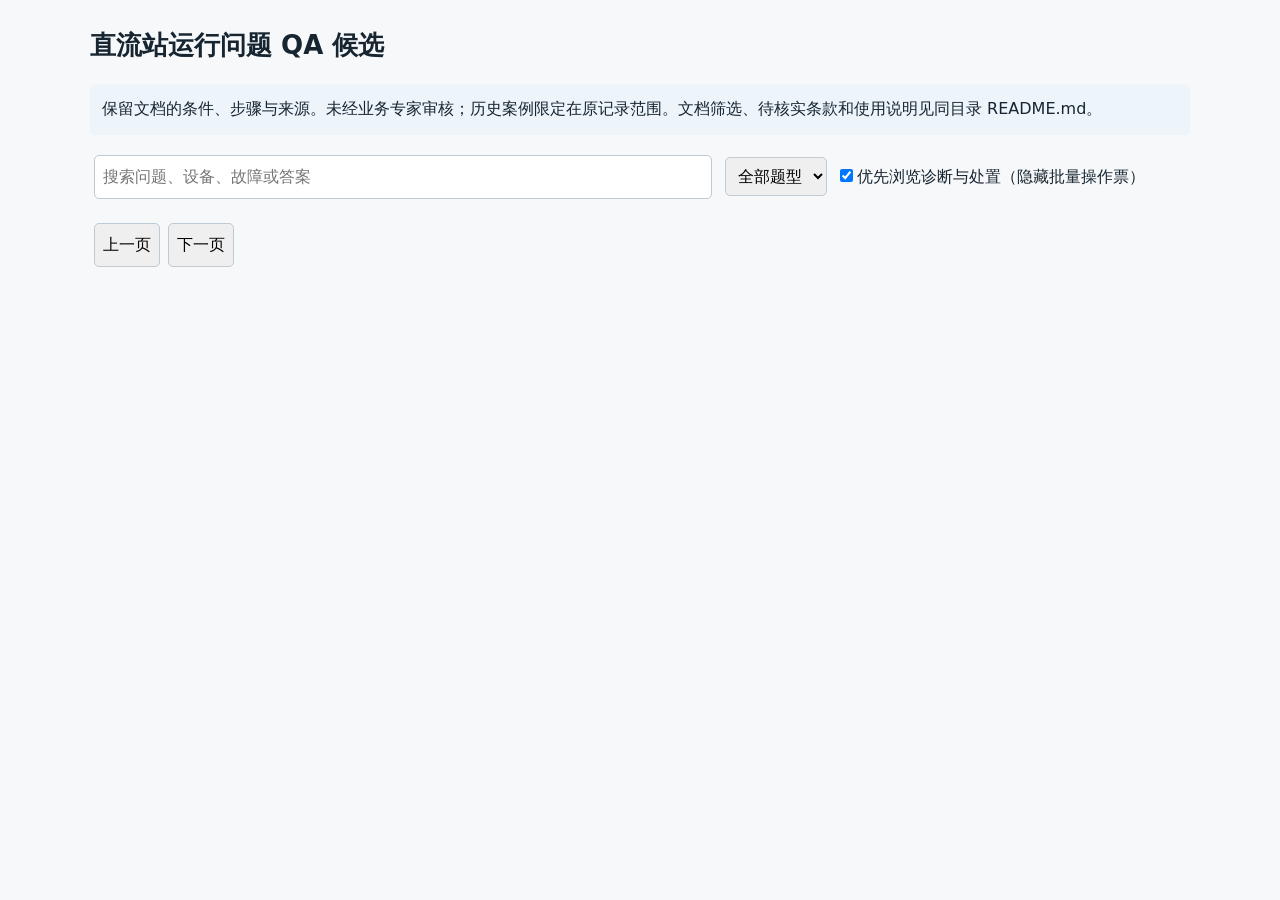
<file: qa_pipeline/templates/candidates.html>
<!doctype html>
<html lang="zh-CN">
<meta charset="utf-8">
<meta name="viewport" content="width=device-width,initial-scale=1">
<title>直流站运行问题 QA</title>
<style>
body{font:16px/1.65 system-ui,sans-serif;margin:24px auto;max-width:1100px;padding:0 20px;color:#172530;background:#f6f8fa}h1{font-size:26px}input,select,button{font:inherit;padding:8px;margin:4px;border:1px solid #bdcbd5;border-radius:5px}article{background:white;border:1px solid #dce4e9;border-radius:8px;padding:18px;margin:16px 0}pre{white-space:pre-wrap;overflow-wrap:anywhere;font:14px/1.7 system-ui,sans-serif}summary{cursor:pointer;color:#176482}#search{width:min(600px,90%)}.note{background:#edf4fa;padding:12px;border-radius:6px}
</style>
<h1>直流站运行问题 QA 候选</h1>
<p class="note">保留文档的条件、步骤与来源。未经业务专家审核；历史案例限定在原记录范围。文档筛选、待核实条款和使用说明见同目录 README.md。</p>
<input id="search" placeholder="搜索问题、设备、故障或答案">
<select id="family"><option value="">全部题型</option></select>
<label><input id="solutions" type="checkbox" checked>优先浏览诊断与处置（隐藏批量操作票）</label>
<p id="count"></p><button id="prev">上一页</button><button id="next">下一页</button>
<main id="list"></main>
<script id="data" type="application/json">PAYLOAD</script>
<script>
const data=JSON.parse(document.getElementById('data').textContent),rows=data.rows;let page=0;
const labels={incident_general_rules:'事故处理通则',incident_full_chain:'完整故障预案',operating_constraints:'运行要求与限制',operation_sequence:'完整操作票',protection_action_mapping:'保护出口对应关系',historical_case_analysis:'历史案例原文',manufacturer_fault_guidance:'厂家异常处理',workflow_solution:'处置流程',false_premise_correction:'错误前提纠正',restoration_conditions:'恢复条件',conditional_diagnosis:'条件诊断',conditional_workflow:'条件分支处置',comparison:'处置对比',insufficient_evidence:'证据或条件不足',workflow_order:'操作先后顺序',workflow_preconditions:'操作前提',source_conflict:'条款歧义',cross_document_scope:'跨文档适用范围',historical_diagnosis:'历史原因分析',source_scope:'来源适用范围',cross_document_workflow:'跨文档完整链路',clarification:'补充诊断信息'};
const types=[...new Set(rows.map(r=>r.family))];
types.forEach(t=>{const o=document.createElement('option');o.value=t;o.textContent=labels[t]||t;document.getElementById('family').append(o)});
function element(tag,text){const e=document.createElement(tag);e.textContent=text;return e}
function detail(title,text){const e=document.createElement('details');e.append(element('summary',title),element('pre',text));return e}
function sourceText(ids){return ids.map(id=>data.spans[id]).map(e=>`[${e.id}] ${data.scopes[e.source_id]}
${e.locator}
${e.text}`).join('\n\n')}
function render(){
 const q=document.getElementById('search').value.toLowerCase(),family=document.getElementById('family').value,solutions=document.getElementById('solutions').checked;
 const filtered=rows.filter(r=>(!solutions||r.family!=='operation_sequence')&&(!family||r.family===family)&&(!q||(r.question+r.answer+r.topic).toLowerCase().includes(q))),max=Math.max(0,Math.ceil(filtered.length/20)-1);
 page=Math.min(page,max);document.getElementById('count').textContent=`共 ${rows.length} 条；匹配 ${filtered.length} 条；第 ${page+1}/${max+1} 页`;
 const list=document.getElementById('list');list.replaceChildren();
 filtered.slice(page*20,page*20+20).forEach(r=>{
  const a=document.createElement('article');a.append(element('div',r.id+' · '+(labels[r.family]||r.family)),element('h3',r.question),element('pre',r.answer));
  a.append(detail('答案检查项',r.answer_checklist.map((x,i)=>`${i+1}. ${x}`).join('\n')),detail('直接证据',sourceText(r.evidence_ids)),detail('完整上下文与关联来源',sourceText(data.contexts[r.context_id].span_ids)),detail('来源与审核状态',JSON.stringify({source_ids:r.source_ids,chain_id:r.chain_id,flags:r.flags,review:r.review},null,2)));
  list.append(a);
 });
}
document.getElementById('search').oninput=document.getElementById('family').onchange=document.getElementById('solutions').onchange=()=>{page=0;render()};
document.getElementById('prev').onclick=()=>{page=Math.max(0,page-1);render()};document.getElementById('next').onclick=()=>{page++;render()};render();
</script>
</html>
</file>
